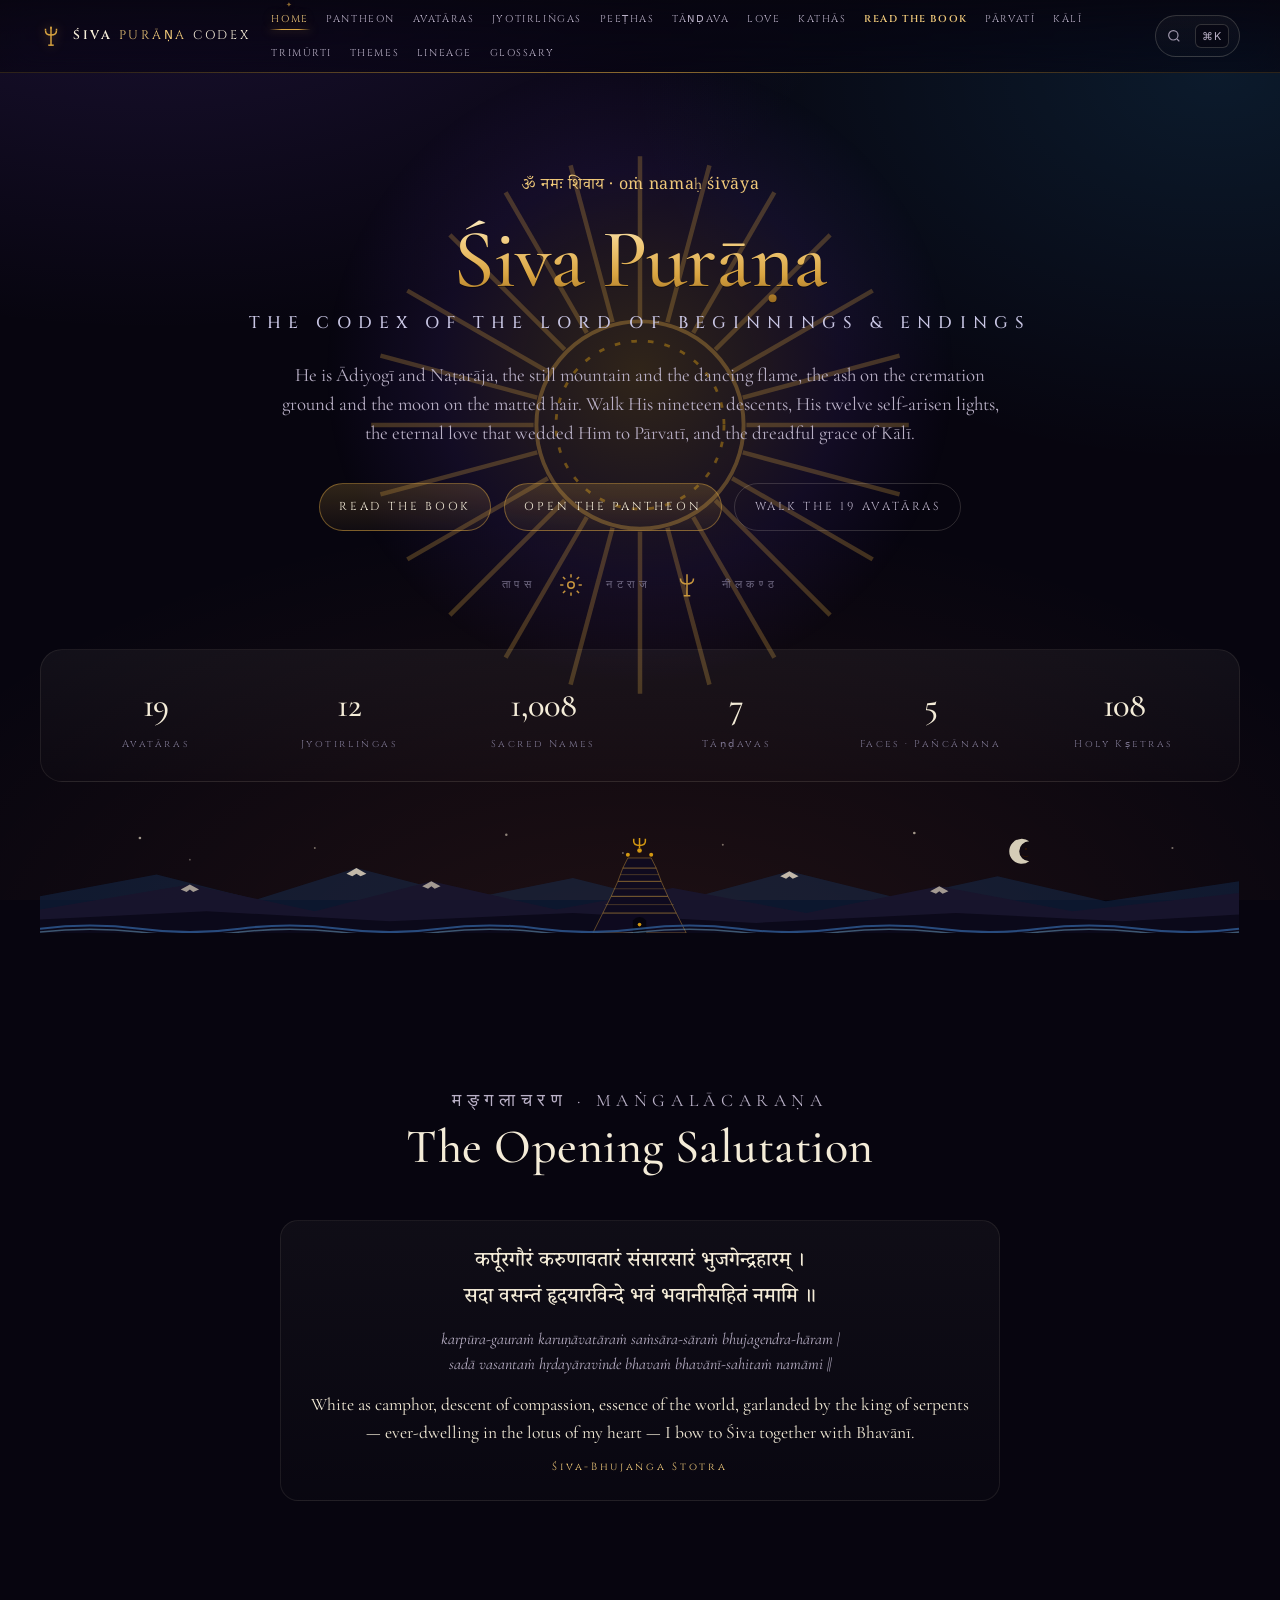
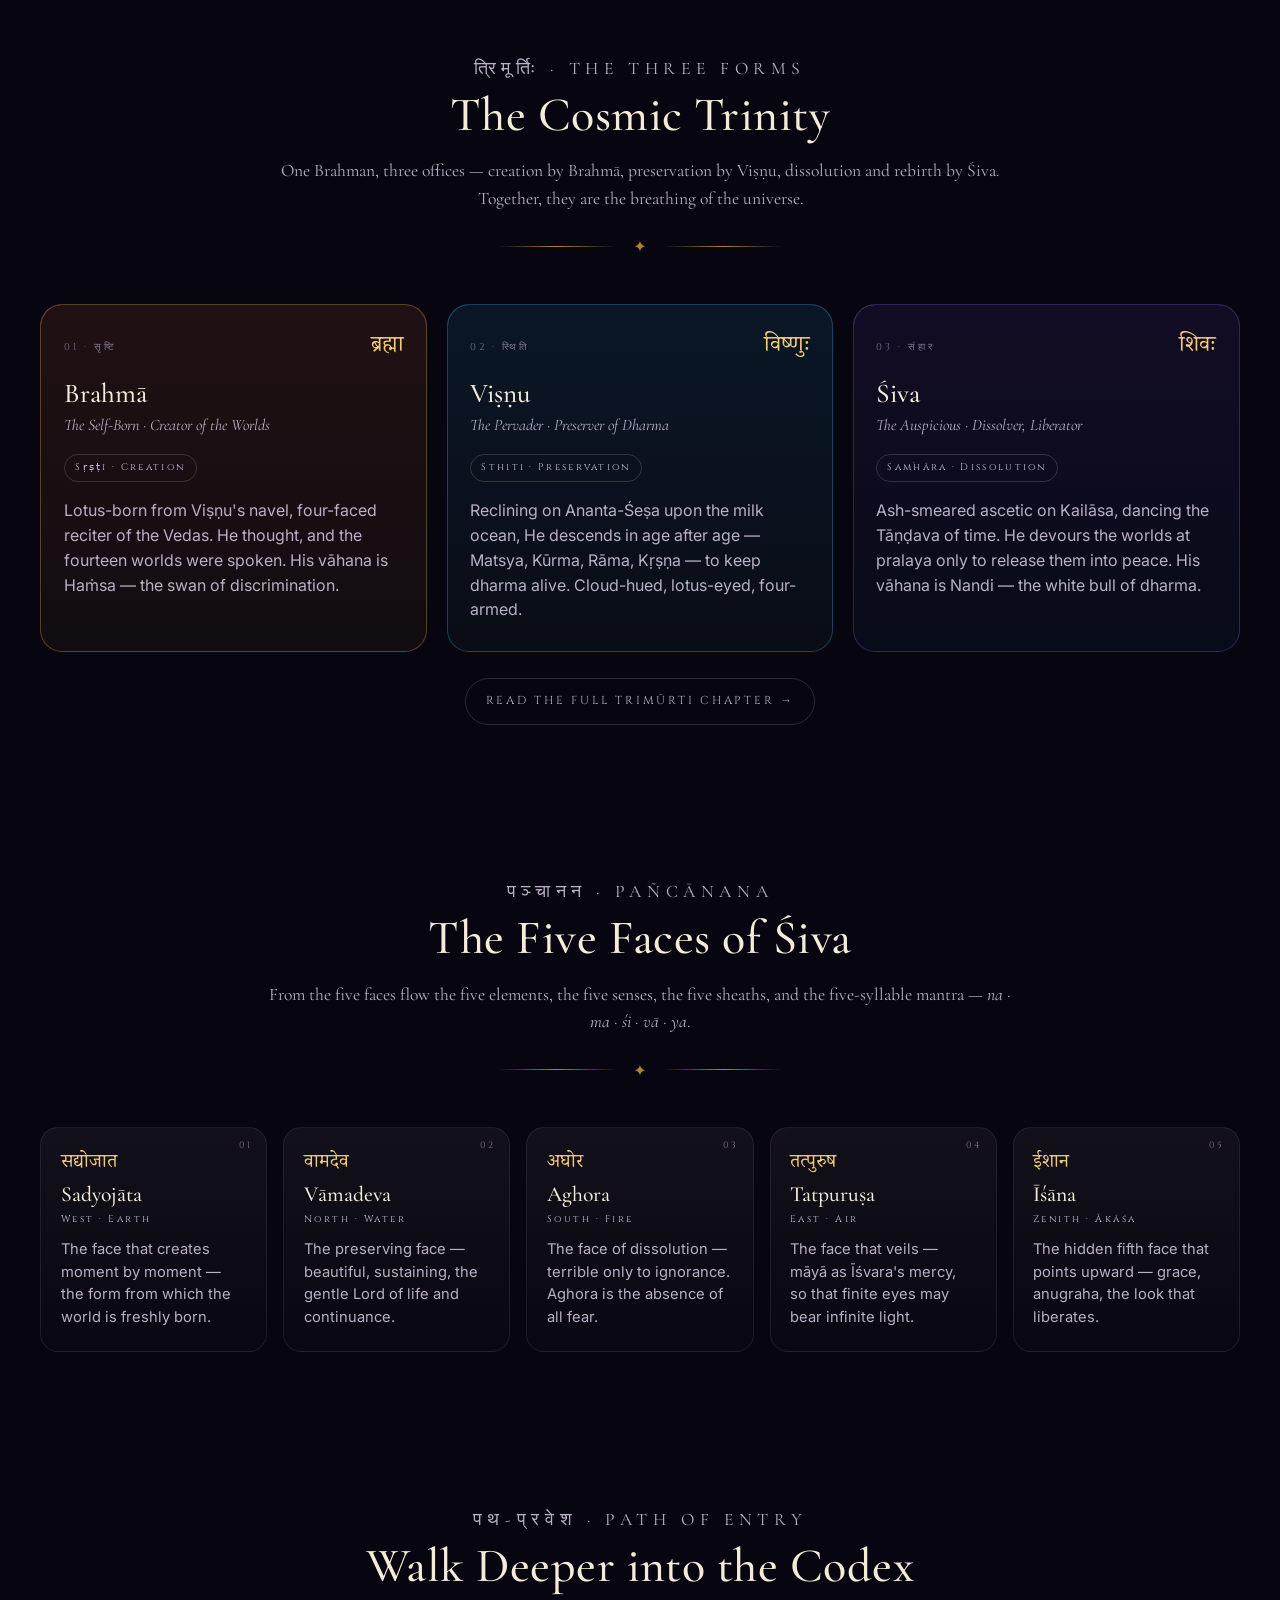
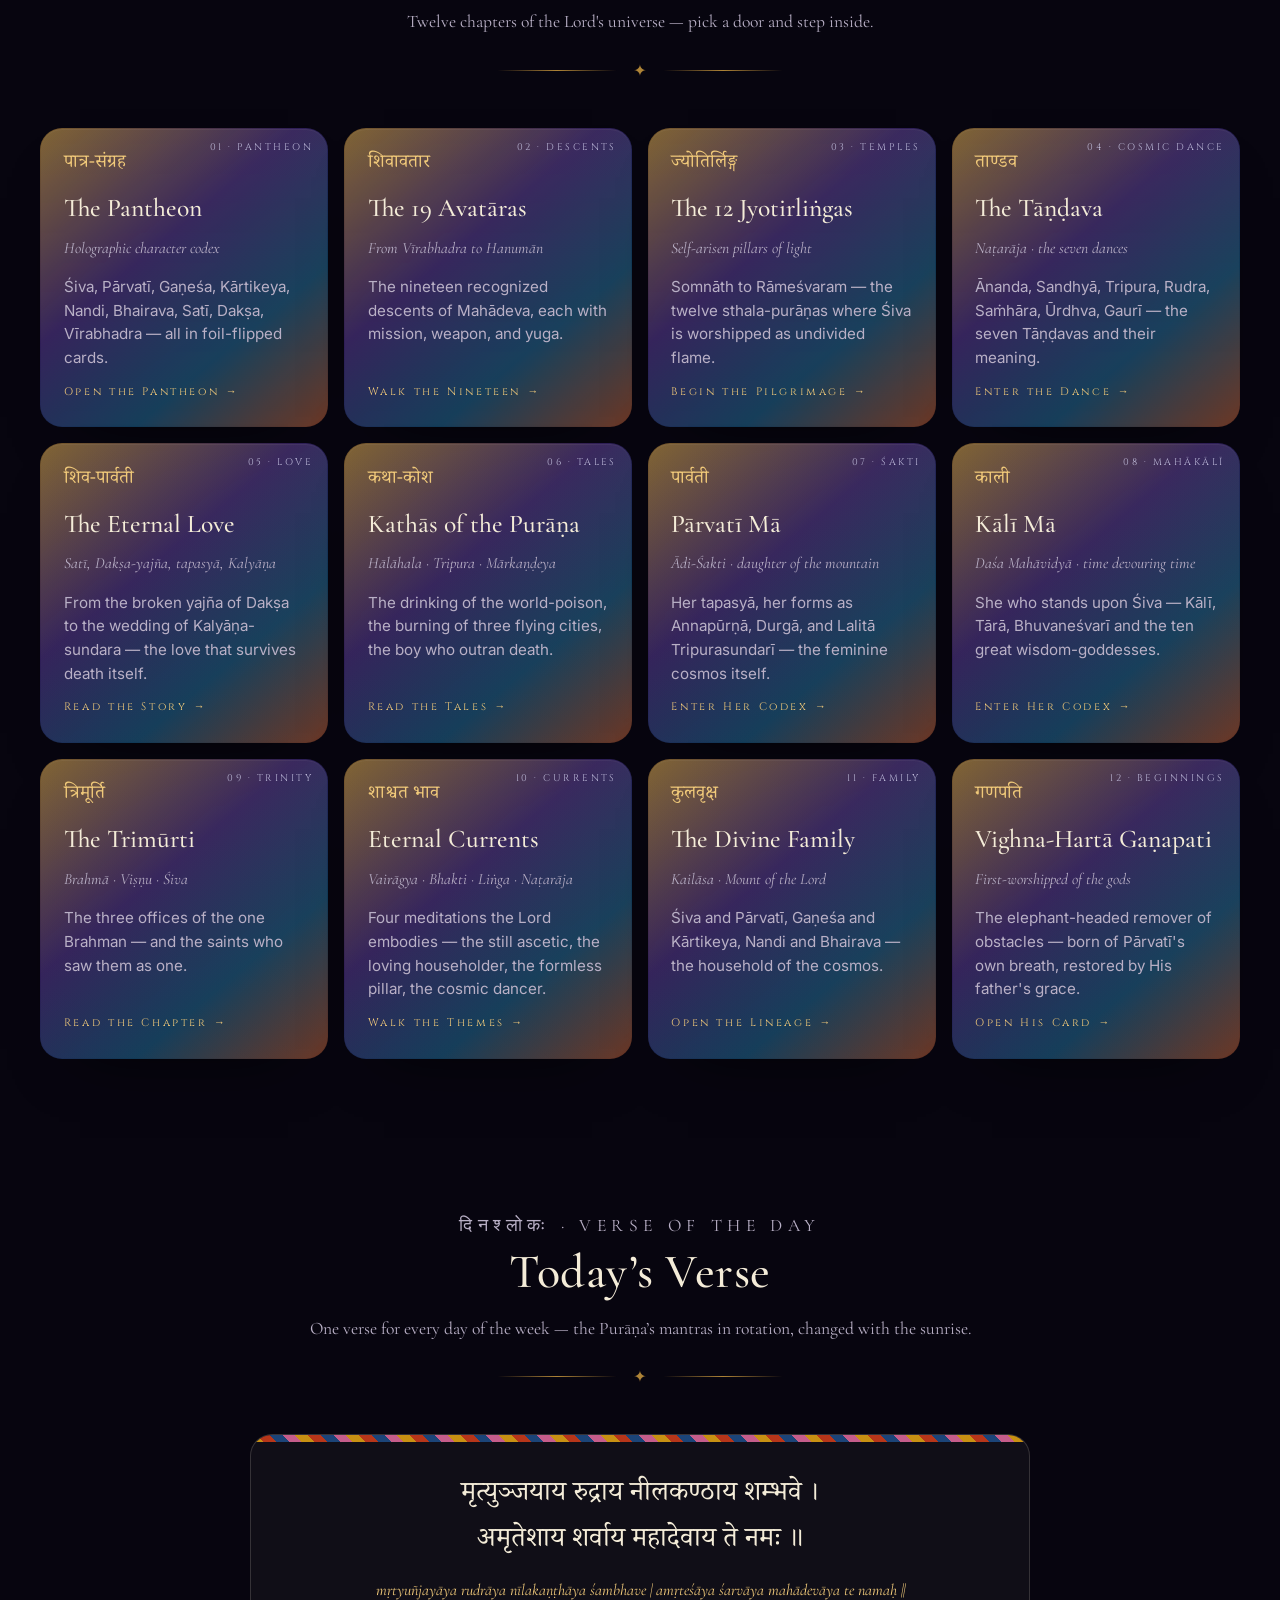
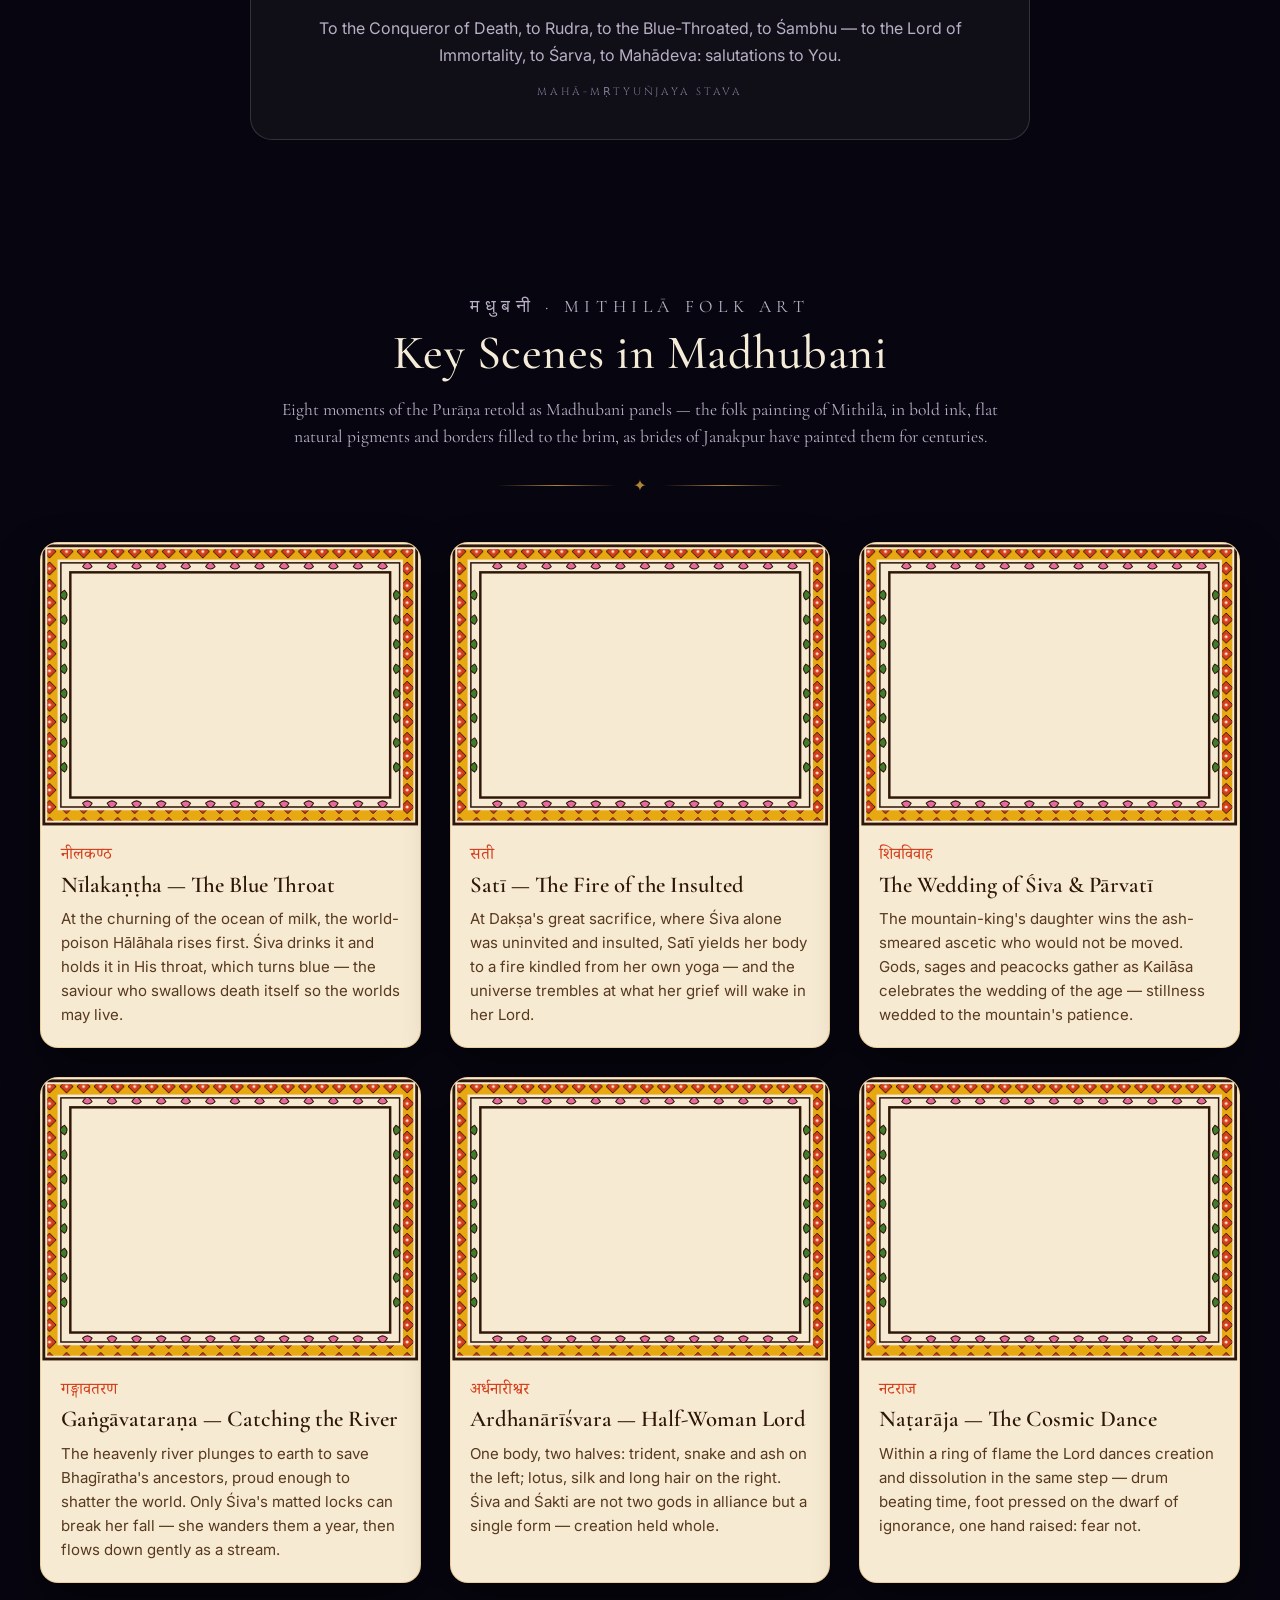
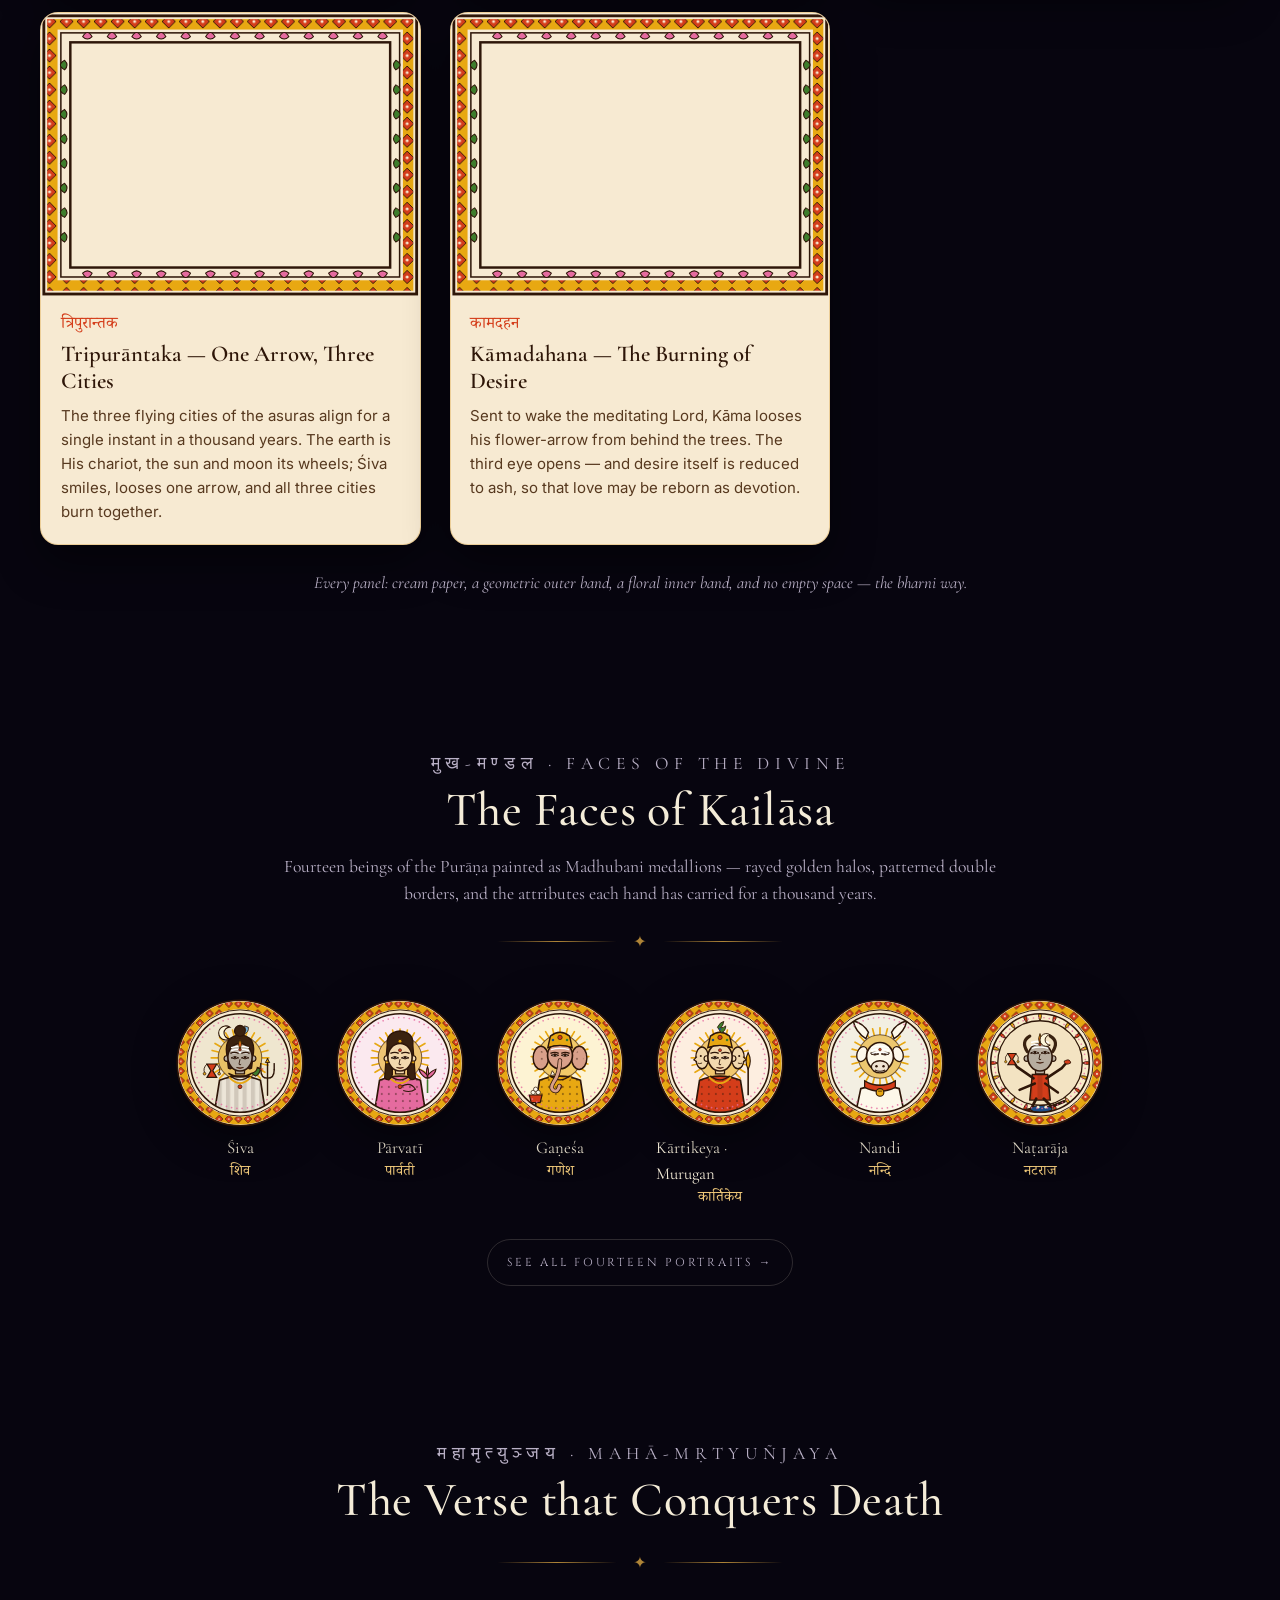
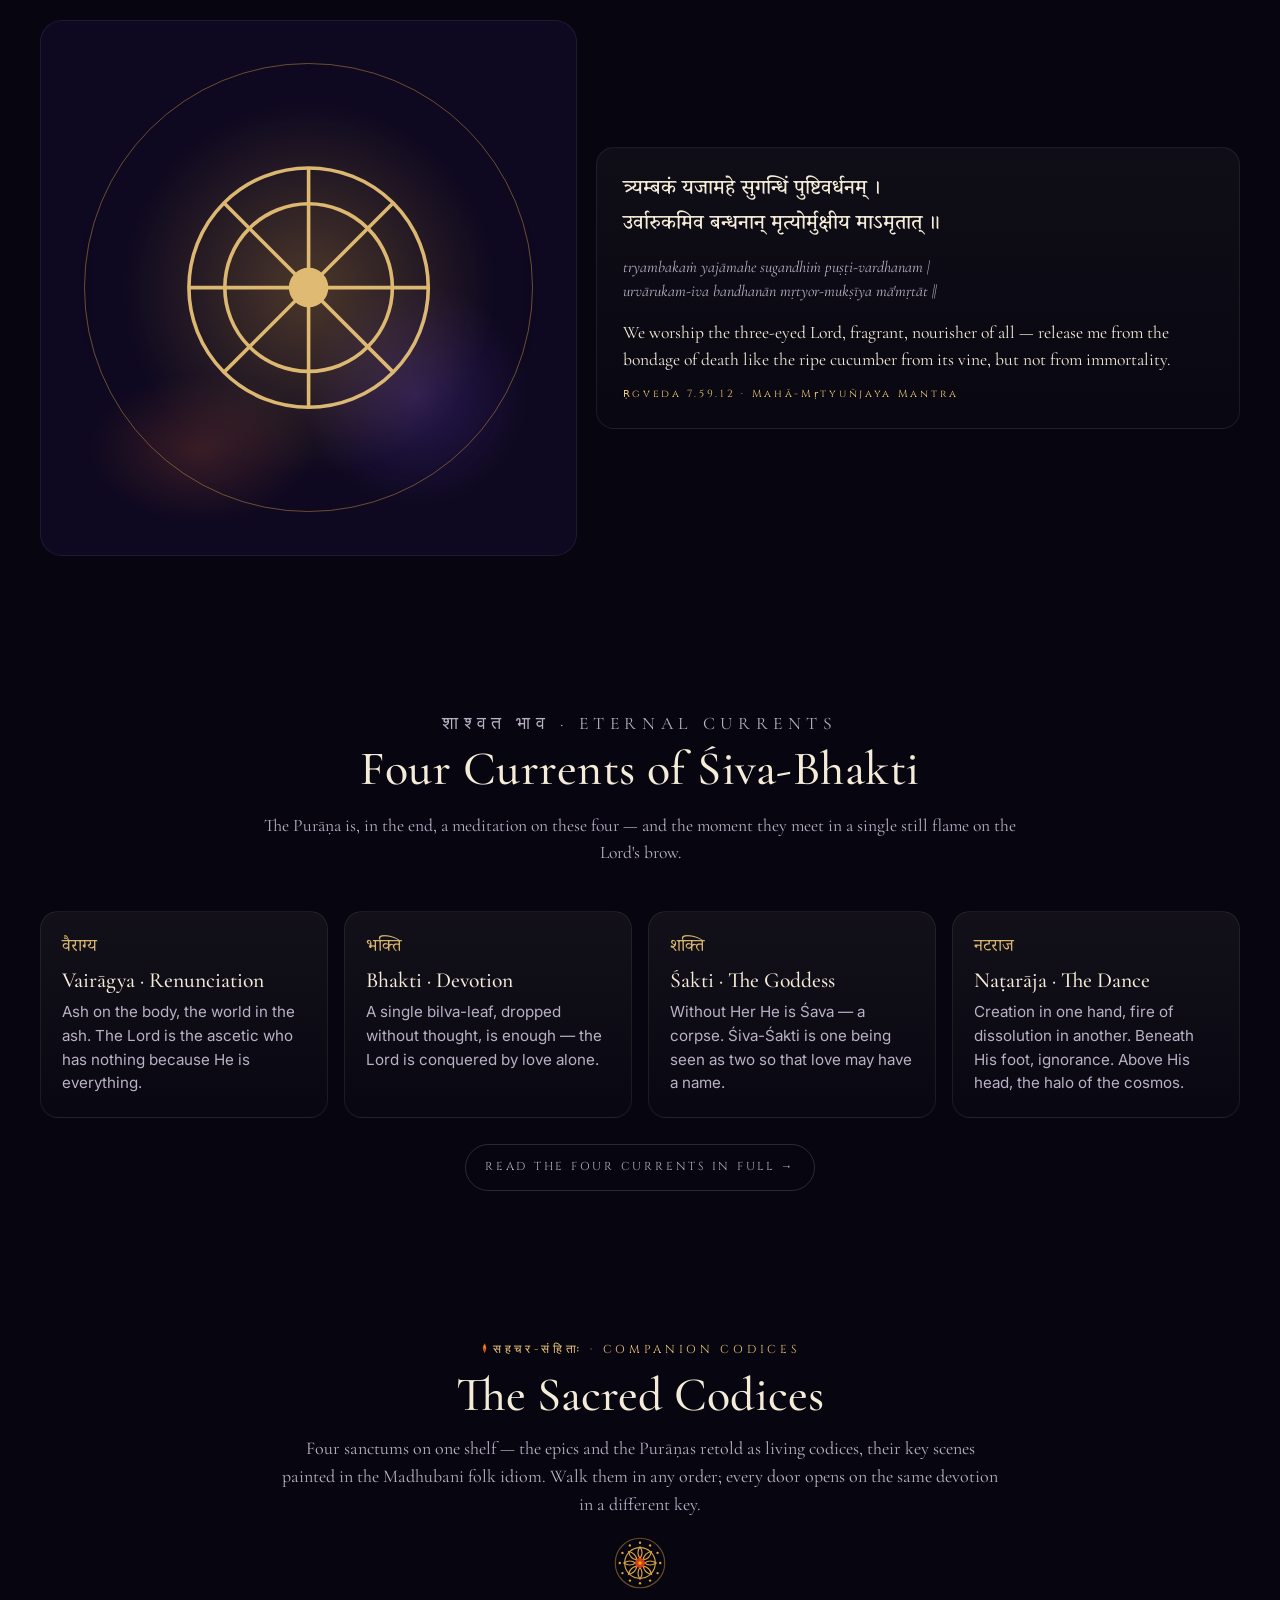
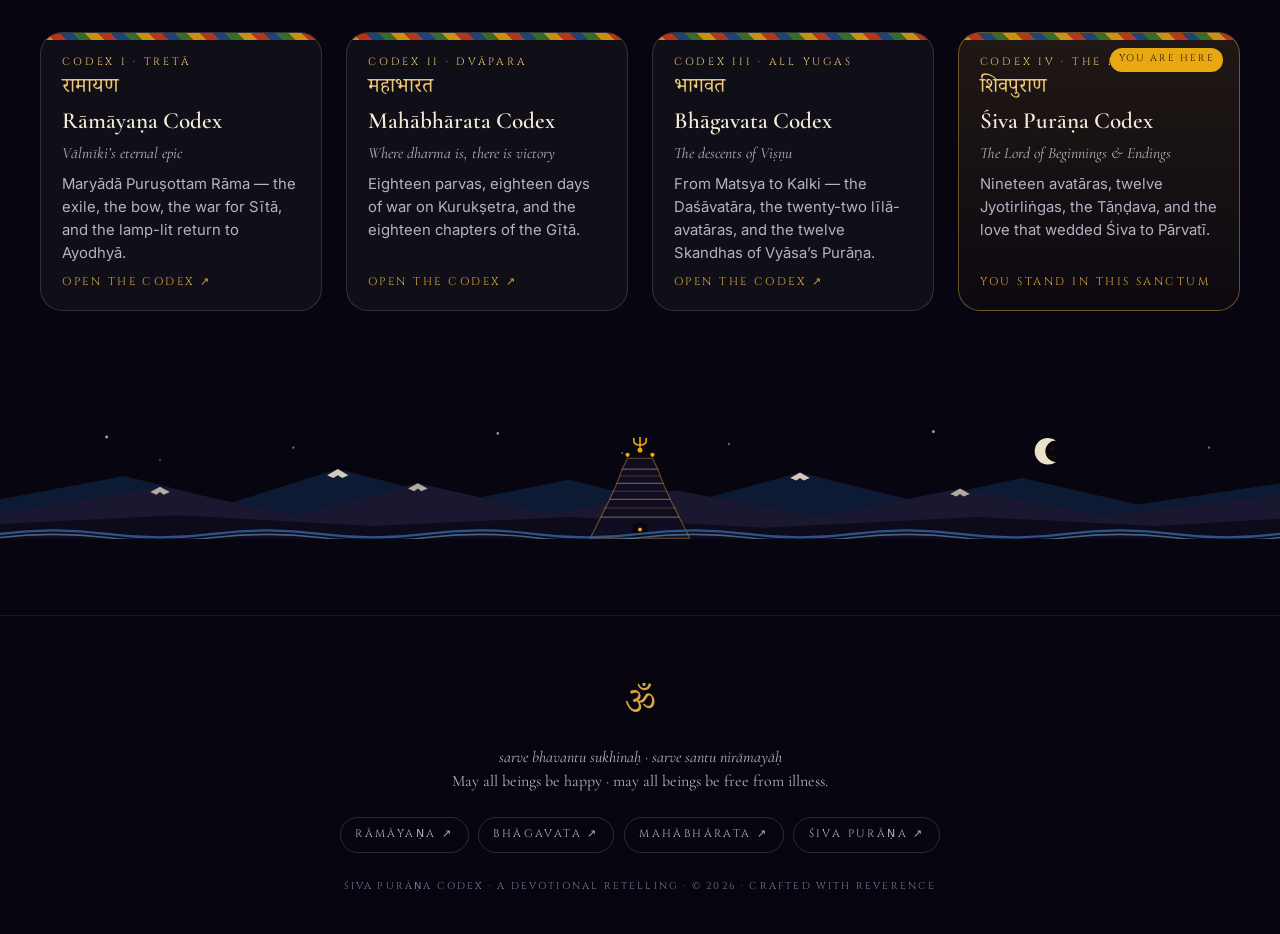
<file: index.html>
<!doctype html>
<html lang="en">
<head>
  <meta charset="utf-8" />
  <meta name="viewport" content="width=device-width, initial-scale=1" />
  <title>Śiva Purāṇa Codex — Lord Śiva, Pārvatī Mā, Kālī Mā</title>
  <meta name="description" content="A devotional, premium codex of Lord Śiva — the 19 avatāras, 12 Jyotirliṅgas, the Tāṇḍava, the Śiva–Pārvatī love story, the kathās of the Śiva Mahāpurāṇa, and the eternal feminine of Pārvatī and Kālī." />
  <meta name="theme-color" content="#07050f" />

  <!-- Open Graph + Twitter -->
  <meta property="og:type" content="website" />
  <meta property="og:site_name" content="Śiva Purāṇa Codex" />
  <meta property="og:title" content="Śiva Purāṇa Codex — Lord Śiva, Pārvatī Mā, Kālī Mā" />
  <meta property="og:description" content="A devotional codex of Lord Śiva — 19 avatāras, 12 Jyotirliṅgas, the Tāṇḍava, the love story of Śiva–Pārvatī, the eternal feminine of Pārvatī and Kālī, and the Trimūrti." />
  <meta name="twitter:card" content="summary" />
  <meta name="twitter:title" content="Śiva Purāṇa Codex" />
  <meta name="twitter:description" content="19 avatāras, 12 Jyotirliṅgas, the Tāṇḍava, and the love story of Śiva and Pārvatī." />

  <!-- Fonts -->
  <link rel="preconnect" href="https://fonts.googleapis.com" />
  <link rel="preconnect" href="https://fonts.gstatic.com" crossorigin />
  <link href="https://fonts.googleapis.com/css2?family=Cinzel:wght@400;500;600&family=Cormorant+Garamond:ital,wght@0,400;0,500;0,600;1,400;1,500&family=Inter:wght@400;500;600&family=Noto+Serif+Devanagari:wght@400;500;600&display=swap" rel="stylesheet" />

  <!-- Styles -->
  <link rel="stylesheet" href="assets/css/reset.css" />
  <link rel="stylesheet" href="assets/css/global.css" />
  <link rel="stylesheet" href="assets/css/search.css" />
  <link rel="stylesheet" href="assets/css/pages/index.css" />
  <link rel="stylesheet" href="assets/css/madhubani.css" />
  <link rel="stylesheet" href="assets/css/divinity.css" />
</head>
<body>

  <a class="skip" href="#main" style="position:absolute;left:-9999px;">Skip to main content</a>

  <!-- ============ HEADER ============ -->
  <header class="site-header">
    <div class="shell">
      <a class="brand" href="index.html" aria-label="Śiva Purāṇa Codex home">
        <svg class="trishul" viewBox="0 0 24 24" fill="none" stroke="currentColor" stroke-width="1.6" aria-hidden="true">
          <path d="M12 2v20" />
          <path d="M6 6c0 3 2 5 6 5s6-2 6-5" />
          <path d="M6 6v-2M18 6v-2M12 4v-2" />
          <path d="M9 22h6" />
        </svg>
        <span><strong>ŚIVA</strong>&nbsp;<em>PURĀṆA</em>&nbsp;CODEX</span>
      </a>

      <button class="nav-toggle" data-nav-toggle aria-expanded="false" aria-controls="primary-nav" aria-label="Toggle navigation">
        <svg viewBox="0 0 24 24" fill="none" stroke="currentColor" stroke-width="1.8" aria-hidden="true">
          <path d="M3 7h18M3 12h18M3 17h18" />
        </svg>
      </button>

      <nav class="site-nav" id="primary-nav" data-nav aria-label="Primary">
        <ul role="list">
          <li><a href="index.html"        aria-current="page">Home</a></li>
          <li><a href="characters.html">Pantheon</a></li>
          <li><a href="avatars.html">Avatāras</a></li>
          <li><a href="jyotirlingas.html">Jyotirliṅgas</a></li>
          <li><a href="shakti-peethas.html">Peeṭhas</a></li>
          <li><a href="tandava.html">Tāṇḍava</a></li>
          <li><a href="love-story.html">Love</a></li>
          <li><a href="stories.html">Kathās</a></li>
          <li><a href="book.html">Read the Book</a></li>
          <li><a href="parvati.html">Pārvatī</a></li>
          <li><a href="kali.html">Kālī</a></li>
          <li><a href="trimurti.html">Trimūrti</a></li>
          <li><a href="themes.html">Themes</a></li>
          <li><a href="lineage.html">Lineage</a></li>
          <li><a href="glossary.html">Glossary</a></li>
        </ul>
      </nav>

      <button class="search-btn" type="button" data-search-open aria-label="Search the codex" title="Press / or Ctrl+K">
        <svg viewBox="0 0 24 24" fill="none" stroke="currentColor" stroke-width="1.8" aria-hidden="true">
          <circle cx="11" cy="11" r="7"/><path d="m20 20-3.5-3.5"/>
        </svg>
        <span class="search-btn__label">Search</span>
        <kbd class="search-btn__key">⌘K</kbd>
      </button>
    </div>
  </header>

  <main id="main">

    <!-- ============ HERO ============ -->
    <section class="hero">
      <div class="hero__halo" aria-hidden="true"><svg viewBox="0 0 200 200" fill="none" aria-hidden="true"><line x1="138.0" y1="100.0" x2="196.0" y2="100.0" stroke="#d9a441" stroke-width="1.6" opacity=".55"/><line x1="136.7" y1="109.8" x2="192.7" y2="124.8" stroke="#d9a441" stroke-width="1.6" opacity=".55"/><line x1="132.9" y1="119.0" x2="183.1" y2="148.0" stroke="#d9a441" stroke-width="1.6" opacity=".55"/><line x1="126.9" y1="126.9" x2="167.9" y2="167.9" stroke="#d9a441" stroke-width="1.6" opacity=".55"/><line x1="119.0" y1="132.9" x2="148.0" y2="183.1" stroke="#d9a441" stroke-width="1.6" opacity=".55"/><line x1="109.8" y1="136.7" x2="124.8" y2="192.7" stroke="#d9a441" stroke-width="1.6" opacity=".55"/><line x1="100.0" y1="138.0" x2="100.0" y2="196.0" stroke="#d9a441" stroke-width="1.6" opacity=".55"/><line x1="90.2" y1="136.7" x2="75.2" y2="192.7" stroke="#d9a441" stroke-width="1.6" opacity=".55"/><line x1="81.0" y1="132.9" x2="52.0" y2="183.1" stroke="#d9a441" stroke-width="1.6" opacity=".55"/><line x1="73.1" y1="126.9" x2="32.1" y2="167.9" stroke="#d9a441" stroke-width="1.6" opacity=".55"/><line x1="67.1" y1="119.0" x2="16.9" y2="148.0" stroke="#d9a441" stroke-width="1.6" opacity=".55"/><line x1="63.3" y1="109.8" x2="7.3" y2="124.8" stroke="#d9a441" stroke-width="1.6" opacity=".55"/><line x1="62.0" y1="100.0" x2="4.0" y2="100.0" stroke="#d9a441" stroke-width="1.6" opacity=".55"/><line x1="63.3" y1="90.2" x2="7.3" y2="75.2" stroke="#d9a441" stroke-width="1.6" opacity=".55"/><line x1="67.1" y1="81.0" x2="16.9" y2="52.0" stroke="#d9a441" stroke-width="1.6" opacity=".55"/><line x1="73.1" y1="73.1" x2="32.1" y2="32.1" stroke="#d9a441" stroke-width="1.6" opacity=".55"/><line x1="81.0" y1="67.1" x2="52.0" y2="16.9" stroke="#d9a441" stroke-width="1.6" opacity=".55"/><line x1="90.2" y1="63.3" x2="75.2" y2="7.3" stroke="#d9a441" stroke-width="1.6" opacity=".55"/><line x1="100.0" y1="62.0" x2="100.0" y2="4.0" stroke="#d9a441" stroke-width="1.6" opacity=".55"/><line x1="109.8" y1="63.3" x2="124.8" y2="7.3" stroke="#d9a441" stroke-width="1.6" opacity=".55"/><line x1="119.0" y1="67.1" x2="148.0" y2="16.9" stroke="#d9a441" stroke-width="1.6" opacity=".55"/><line x1="126.9" y1="73.1" x2="167.9" y2="32.1" stroke="#d9a441" stroke-width="1.6" opacity=".55"/><line x1="132.9" y1="81.0" x2="183.1" y2="52.0" stroke="#d9a441" stroke-width="1.6" opacity=".55"/><line x1="136.7" y1="90.2" x2="192.7" y2="75.2" stroke="#d9a441" stroke-width="1.6" opacity=".55"/><circle cx="100" cy="100" r="37" stroke="#d9a441" stroke-width="1.4" opacity=".7"/><circle cx="100" cy="100" r="30" stroke="#e8a812" stroke-width="1" stroke-dasharray="2 4" opacity=".8"/></svg></div>
      <div class="shell hero__inner">

        <p class="hero__mantra">ॐ नमः शिवाय · oṁ namaḥ śivāya</p>

        <h1 class="hero__title">
          <span class="gold-text">Śiva Purāṇa</span>
          <span class="hero__subtitle">The Codex of the Lord of Beginnings &amp; Endings</span>
        </h1>

        <p class="hero__lede">
          He is Ādiyogī and Naṭarāja, the still mountain and the dancing flame, the ash on the cremation
          ground and the moon on the matted hair. Walk His nineteen descents, His twelve self-arisen
          lights, the eternal love that wedded Him to Pārvatī, and the dreadful grace of Kālī.
        </p>

        <div class="hero__cta">
          <a class="btn" href="book.html">Read the Book</a>
          <a class="btn" href="characters.html">Open the Pantheon</a>
          <a class="btn btn--ghost" href="avatars.html">Walk the 19 Avatāras</a>
        </div>

        <div class="hero__rune" aria-hidden="true">
          <span>तापस</span>
          <svg viewBox="0 0 24 24" fill="none" stroke="currentColor" stroke-width="1.4"><circle cx="12" cy="12" r="3"/><path d="M12 2v3M12 19v3M2 12h3M19 12h3M4.6 4.6l2.1 2.1M17.3 17.3l2.1 2.1M4.6 19.4l2.1-2.1M17.3 6.7l2.1-2.1"/></svg>
          <span>नटराज</span>
          <svg viewBox="0 0 24 24" fill="none" stroke="currentColor" stroke-width="1.4"><path d="M12 2v20M6 6c0 3 2 5 6 5s6-2 6-5M9 22h6"/></svg>
          <span>नीलकण्ठ</span>
        </div>

        <!-- stat strip -->
        <div class="stats" role="list">
          <div class="stat" role="listitem"><strong>19</strong><span>Avatāras</span></div>
          <div class="stat" role="listitem"><strong>12</strong><span>Jyotirliṅgas</span></div>
          <div class="stat" role="listitem"><strong>1,008</strong><span>Sacred Names</span></div>
          <div class="stat" role="listitem"><strong>7</strong><span>Tāṇḍavas</span></div>
          <div class="stat" role="listitem"><strong>5</strong><span>Faces · Pañcānana</span></div>
          <div class="stat" role="listitem"><strong>108</strong><span>Holy Kṣetras</span></div>
        </div>

        <div class="hero__kailasa" aria-hidden="true">
          <svg viewBox="0 0 1440 132" preserveAspectRatio="none" aria-hidden="true" focusable="false">
      <g fill="#f7ead2">
        <circle cx="120" cy="18" r="1.6" opacity=".7"/><circle cx="330" cy="30" r="1.2" opacity=".5"/>
        <circle cx="560" cy="14" r="1.5" opacity=".6"/><circle cx="820" cy="26" r="1.2" opacity=".5"/>
        <circle cx="1050" cy="12" r="1.6" opacity=".7"/><circle cx="1360" cy="30" r="1.3" opacity=".5"/>
        <circle cx="700" cy="36" r="1.1" opacity=".45"/><circle cx="180" cy="44" r="1.1" opacity=".4"/>
      </g>
      <path d="M1188 22 A15 15 0 1 0 1188 46 A11.5 11.5 0 1 1 1188 22Z" fill="#fdf6da" opacity=".92"/>
      <circle cx="1184" cy="31" r="1.4" fill="#2e1608"/><path d="M1179 39 q4 2.6 8 .8" fill="none" stroke="#2e1608" stroke-width="1.2"/>
      <path d="M0 132 L0 88 L140 62 L260 92 L380 54 L520 90 L640 66 L760 96 L900 58 L1030 90 L1150 64 L1280 94 L1440 70 L1440 132Z" fill="#1d4e89" opacity=".30"/>
      <path d="M368 61 L380 54 L392 61 L385 64 L380 61 L375 64Z" fill="#f7ead2" opacity=".85"/>
      <path d="M889 64 L900 58 L911 64 L904 67 L900 64 L896 67Z" fill="#f7ead2" opacity=".85"/>
      <path d="M0 132 L0 104 L180 74 L330 106 L470 70 L620 104 L760 78 L920 108 L1080 76 L1240 106 L1440 84 L1440 132Z" fill="#1a1730"/>
      <path d="M169 80 L180 74 L191 80 L184 83 L180 80 L176 83Z" fill="#f7ead2" opacity=".7"/>
      <path d="M459 76 L470 70 L481 76 L474 79 L470 76 L466 79Z" fill="#f7ead2" opacity=".7"/>
      <path d="M1069 82 L1080 76 L1091 82 L1084 85 L1080 82 L1076 85Z" fill="#f7ead2" opacity=".7"/>
      <path d="M0 132 L0 116 L200 106 L420 118 L640 108 L860 120 L1100 108 L1300 118 L1440 110 L1440 132Z" fill="#0d0a1c"/>
      <g fill="#100c22" stroke="rgba(217,164,65,.45)" stroke-width="1.2">
        <path d="M664 132 L776 132 L764 108 L676 108Z"/>
        <path d="M676 108 L764 108 L754 88 L686 88Z"/>
        <path d="M686 88 L754 88 L746 70 L694 70Z"/>
        <path d="M694 70 L746 70 L740 54 L700 54Z"/>
        <path d="M700 54 L740 54 L734 42 L706 42Z"/>
      </g>
      <g stroke="rgba(217,164,65,.35)" stroke-width="1"><line x1="679" y1="98" x2="761" y2="98"/><line x1="689" y1="79" x2="751" y2="79"/><line x1="697" y1="62" x2="743" y2="62"/></g>
      <g fill="#e8a812"><circle cx="706" cy="38" r="2.4"/><circle cx="720" cy="33" r="2.8"/><circle cx="734" cy="38" r="2.4"/></g>
      <path d="M720 30 v-12 M713 22 q0 5 7 5 q7 0 7 -5 M713 22 v-3 M727 22 v-3" fill="none" stroke="#e8a812" stroke-width="1.8"/>
      <path d="M712 132 L712 117 Q720 109 728 117 L728 132Z" fill="#07050f"/>
      <circle cx="720" cy="122" r="2.2" fill="#e8a812"/>
      <path d="M0 127 Q60 119 120 127 T240 127 T360 127 T480 127 T600 127 T720 127 T840 127 T960 127 T1080 127 T1200 127 T1320 127 T1440 127" fill="none" stroke="#33629e" stroke-width="2.4" opacity=".85"/>
      <path d="M0 131 Q60 124 120 131 T240 131 T360 131 T480 131 T600 131 T720 131 T840 131 T960 131 T1080 131 T1200 131 T1320 131 T1440 131" fill="none" stroke="#7db8dd" stroke-width="1.8" opacity=".5"/>
    </svg>
        </div>

      </div>
    </section>


    <!-- ============ MAṄGALĀCARAṆA ============ -->
    <section class="section" aria-labelledby="mangala">
      <div class="shell">
        <div class="section-header">
          <p class="eyebrow">मङ्गलाचरण · Maṅgalācaraṇa</p>
          <h2 id="mangala" class="display">The Opening Salutation</h2>
        </div>

        <article class="shloka">
          <span class="deva">
            कर्पूरगौरं करुणावतारं संसारसारं भुजगेन्द्रहारम् ।<br/>
            सदा वसन्तं हृदयारविन्दे भवं भवानीसहितं नमामि ॥
          </span>
          <span class="iast">
            karpūra-gauraṁ karuṇāvatāraṁ saṁsāra-sāraṁ bhujagendra-hāram |<br/>
            sadā vasantaṁ hṛdayāravinde bhavaṁ bhavānī-sahitaṁ namāmi ||
          </span>
          <span class="en">
            White as camphor, descent of compassion, essence of the world, garlanded by the king of
            serpents — ever-dwelling in the lotus of my heart — I bow to Śiva together with Bhavānī.
          </span>
          <span class="src">Śiva-Bhujaṅga Stotra</span>
        </article>
      </div>
    </section>


    <!-- ============ TRIMŪRTI PANEL ============ -->
    <section class="section" aria-labelledby="trimurti-head">
      <div class="shell">
        <div class="section-header">
          <p class="eyebrow">त्रिमूर्तिः · The Three Forms</p>
          <h2 id="trimurti-head" class="display">The Cosmic Trinity</h2>
          <p>One Brahman, three offices — creation by Brahmā, preservation by Viṣṇu, dissolution and
             rebirth by Śiva. Together, they are the breathing of the universe.</p>
          <div class="divider" aria-hidden="true">✦</div>
        </div>

        <div class="trimurti">

          <article class="tri tri--brahma">
            <header class="tri__head">
              <span class="tri__num">01 · सृष्टि</span>
              <span class="tri__deva">ब्रह्मा</span>
            </header>
            <h3 class="tri__title">Brahmā</h3>
            <p class="tri__epithet">The Self-Born · Creator of the Worlds</p>
            <span class="tri__role">Sṛṣṭi · Creation</span>
            <p class="tri__desc">
              Lotus-born from Viṣṇu's navel, four-faced reciter of the Vedas. He thought, and the
              fourteen worlds were spoken. His vāhana is Haṁsa — the swan of discrimination.
            </p>
          </article>

          <article class="tri tri--vishnu">
            <header class="tri__head">
              <span class="tri__num">02 · स्थिति</span>
              <span class="tri__deva">विष्णुः</span>
            </header>
            <h3 class="tri__title">Viṣṇu</h3>
            <p class="tri__epithet">The Pervader · Preserver of Dharma</p>
            <span class="tri__role">Sthiti · Preservation</span>
            <p class="tri__desc">
              Reclining on Ananta-Śeṣa upon the milk ocean, He descends in age after age — Matsya,
              Kūrma, Rāma, Kṛṣṇa — to keep dharma alive. Cloud-hued, lotus-eyed, four-armed.
            </p>
          </article>

          <article class="tri tri--shiva">
            <header class="tri__head">
              <span class="tri__num">03 · संहार</span>
              <span class="tri__deva">शिवः</span>
            </header>
            <h3 class="tri__title">Śiva</h3>
            <p class="tri__epithet">The Auspicious · Dissolver, Liberator</p>
            <span class="tri__role">Saṁhāra · Dissolution</span>
            <p class="tri__desc">
              Ash-smeared ascetic on Kailāsa, dancing the Tāṇḍava of time. He devours the worlds at
              pralaya only to release them into peace. His vāhana is Nandi — the white bull of dharma.
            </p>
          </article>

        </div>

        <p class="center-text" style="margin-top:1.6rem;">
          <a class="btn btn--ghost" href="trimurti.html">Read the full Trimūrti chapter →</a>
        </p>
      </div>
    </section>


    <!-- ============ PAÑCĀNANA — 5 FACES ============ -->
    <section class="section" aria-labelledby="panchanana-head">
      <div class="shell">
        <div class="section-header">
          <p class="eyebrow">पञ्चानन · Pañcānana</p>
          <h2 id="panchanana-head" class="display">The Five Faces of Śiva</h2>
          <p>From the five faces flow the five elements, the five senses, the five sheaths, and the
             five-syllable mantra — <em>na · ma · śi · vā · ya</em>.</p>
          <div class="divider" aria-hidden="true">✦</div>
        </div>

        <div class="panchanana">
          <article class="face">
            <span class="face__num">01</span>
            <span class="face__deva">सद्योजात</span>
            <h3 class="face__name">Sadyojāta</h3>
            <p class="face__dir">West · Earth</p>
            <p class="face__desc">The face that creates moment by moment — the form from which the world is freshly born.</p>
          </article>

          <article class="face">
            <span class="face__num">02</span>
            <span class="face__deva">वामदेव</span>
            <h3 class="face__name">Vāmadeva</h3>
            <p class="face__dir">North · Water</p>
            <p class="face__desc">The preserving face — beautiful, sustaining, the gentle Lord of life and continuance.</p>
          </article>

          <article class="face">
            <span class="face__num">03</span>
            <span class="face__deva">अघोर</span>
            <h3 class="face__name">Aghora</h3>
            <p class="face__dir">South · Fire</p>
            <p class="face__desc">The face of dissolution — terrible only to ignorance. Aghora is the absence of all fear.</p>
          </article>

          <article class="face">
            <span class="face__num">04</span>
            <span class="face__deva">तत्पुरुष</span>
            <h3 class="face__name">Tatpuruṣa</h3>
            <p class="face__dir">East · Air</p>
            <p class="face__desc">The face that veils — māyā as Īśvara's mercy, so that finite eyes may bear infinite light.</p>
          </article>

          <article class="face">
            <span class="face__num">05</span>
            <span class="face__deva">ईशान</span>
            <h3 class="face__name">Īśāna</h3>
            <p class="face__dir">Zenith · Ākāśa</p>
            <p class="face__desc">The hidden fifth face that points upward — grace, anugraha, the look that liberates.</p>
          </article>
        </div>
      </div>
    </section>


    <!-- ============ WALK DEEPER (cards to inner pages) ============ -->
    <section class="section" aria-labelledby="walk-head">
      <div class="shell">
        <div class="section-header">
          <p class="eyebrow">पथ-प्रवेश · Path of Entry</p>
          <h2 id="walk-head" class="display">Walk Deeper into the Codex</h2>
          <p>Twelve chapters of the Lord's universe — pick a door and step inside.</p>
          <div class="divider" aria-hidden="true">✦</div>
        </div>

        <div class="walk">

          <a class="card" href="characters.html">
            <span class="card__corner">01 · PANTHEON</span>
            <span class="card__deva">पात्र-संग्रह</span>
            <h3 class="card__title">The Pantheon</h3>
            <p class="card__epithet">Holographic character codex</p>
            <p class="card__desc">Śiva, Pārvatī, Gaṇeśa, Kārtikeya, Nandi, Bhairava, Satī, Dakṣa, Vīrabhadra — all in foil-flipped cards.</p>
            <span class="card__cta">Open the Pantheon</span>
          </a>

          <a class="card" href="avatars.html">
            <span class="card__corner">02 · DESCENTS</span>
            <span class="card__deva">शिवावतार</span>
            <h3 class="card__title">The 19 Avatāras</h3>
            <p class="card__epithet">From Vīrabhadra to Hanumān</p>
            <p class="card__desc">The nineteen recognized descents of Mahādeva, each with mission, weapon, and yuga.</p>
            <span class="card__cta">Walk the Nineteen</span>
          </a>

          <a class="card" href="jyotirlingas.html">
            <span class="card__corner">03 · TEMPLES</span>
            <span class="card__deva">ज्योतिर्लिङ्ग</span>
            <h3 class="card__title">The 12 Jyotirliṅgas</h3>
            <p class="card__epithet">Self-arisen pillars of light</p>
            <p class="card__desc">Somnāth to Rāmeśvaram — the twelve sthala-purāṇas where Śiva is worshipped as undivided flame.</p>
            <span class="card__cta">Begin the Pilgrimage</span>
          </a>

          <a class="card" href="tandava.html">
            <span class="card__corner">04 · COSMIC DANCE</span>
            <span class="card__deva">ताण्डव</span>
            <h3 class="card__title">The Tāṇḍava</h3>
            <p class="card__epithet">Naṭarāja · the seven dances</p>
            <p class="card__desc">Ānanda, Sandhyā, Tripura, Rudra, Saṁhāra, Ūrdhva, Gaurī — the seven Tāṇḍavas and their meaning.</p>
            <span class="card__cta">Enter the Dance</span>
          </a>

          <a class="card" href="love-story.html">
            <span class="card__corner">05 · LOVE</span>
            <span class="card__deva">शिव-पार्वती</span>
            <h3 class="card__title">The Eternal Love</h3>
            <p class="card__epithet">Satī, Dakṣa-yajña, tapasyā, Kalyāṇa</p>
            <p class="card__desc">From the broken yajña of Dakṣa to the wedding of Kalyāṇa-sundara — the love that survives death itself.</p>
            <span class="card__cta">Read the Story</span>
          </a>

          <a class="card" href="stories.html">
            <span class="card__corner">06 · TALES</span>
            <span class="card__deva">कथा-कोश</span>
            <h3 class="card__title">Kathās of the Purāṇa</h3>
            <p class="card__epithet">Hālāhala · Tripura · Mārkaṇḍeya</p>
            <p class="card__desc">The drinking of the world-poison, the burning of three flying cities, the boy who outran death.</p>
            <span class="card__cta">Read the Tales</span>
          </a>

          <a class="card" href="parvati.html">
            <span class="card__corner">07 · ŚAKTI</span>
            <span class="card__deva">पार्वती</span>
            <h3 class="card__title">Pārvatī Mā</h3>
            <p class="card__epithet">Ādi-Śakti · daughter of the mountain</p>
            <p class="card__desc">Her tapasyā, her forms as Annapūrṇā, Durgā, and Lalitā Tripurasundarī — the feminine cosmos itself.</p>
            <span class="card__cta">Enter Her Codex</span>
          </a>

          <a class="card" href="kali.html">
            <span class="card__corner">08 · MAHĀKĀLĪ</span>
            <span class="card__deva">काली</span>
            <h3 class="card__title">Kālī Mā</h3>
            <p class="card__epithet">Daśa Mahāvidyā · time devouring time</p>
            <p class="card__desc">She who stands upon Śiva — Kālī, Tārā, Bhuvaneśvarī and the ten great wisdom-goddesses.</p>
            <span class="card__cta">Enter Her Codex</span>
          </a>

          <a class="card" href="trimurti.html">
            <span class="card__corner">09 · TRINITY</span>
            <span class="card__deva">त्रिमूर्ति</span>
            <h3 class="card__title">The Trimūrti</h3>
            <p class="card__epithet">Brahmā · Viṣṇu · Śiva</p>
            <p class="card__desc">The three offices of the one Brahman — and the saints who saw them as one.</p>
            <span class="card__cta">Read the Chapter</span>
          </a>

          <a class="card" href="themes.html">
            <span class="card__corner">10 · CURRENTS</span>
            <span class="card__deva">शाश्वत भाव</span>
            <h3 class="card__title">Eternal Currents</h3>
            <p class="card__epithet">Vairāgya · Bhakti · Liṅga · Naṭarāja</p>
            <p class="card__desc">Four meditations the Lord embodies — the still ascetic, the loving householder, the formless pillar, the cosmic dancer.</p>
            <span class="card__cta">Walk the Themes</span>
          </a>

          <a class="card" href="lineage.html">
            <span class="card__corner">11 · FAMILY</span>
            <span class="card__deva">कुलवृक्ष</span>
            <h3 class="card__title">The Divine Family</h3>
            <p class="card__epithet">Kailāsa · Mount of the Lord</p>
            <p class="card__desc">Śiva and Pārvatī, Gaṇeśa and Kārtikeya, Nandi and Bhairava — the household of the cosmos.</p>
            <span class="card__cta">Open the Lineage</span>
          </a>

          <a class="card" href="characters.html#ganesha">
            <span class="card__corner">12 · BEGINNINGS</span>
            <span class="card__deva">गणपति</span>
            <h3 class="card__title">Vighna-Hartā Gaṇapati</h3>
            <p class="card__epithet">First-worshipped of the gods</p>
            <p class="card__desc">The elephant-headed remover of obstacles — born of Pārvatī's own breath, restored by His father's grace.</p>
            <span class="card__cta">Open His Card</span>
          </a>

        </div>
      </div>
    </section>


    <!-- ============ VERSE OF THE DAY ============ -->
    <section class="section" id="verse" aria-labelledby="verse-day-head">
      <div class="shell">
        <div class="section-header">
          <p class="eyebrow">दिनश्लोकः · Verse of the Day</p>
          <h2 id="verse-day-head" class="display">Today’s Verse</h2>
          <p>One verse for every day of the week — the Purāṇa’s mantras in rotation, changed with the sunrise.</p>
          <div class="divider" aria-hidden="true">✦</div>
        </div>
        <div class="verse-day__card" data-verse-day>
          <span class="verse-day__deva" data-verse-deva>ॐ नमः शिवाय</span>
          <span class="verse-day__iast" data-verse-iast>oṁ namaḥ śivāya</span>
          <span class="verse-day__en" data-verse-en>Om. I bow to Śiva — the five syllables that carry the five elements, the five faces, and the whole of the Purāṇa in a single breath.</span>
          <span class="verse-day__src" data-verse-src>Pañcākṣarī Mantra · The Five Syllables</span>
        </div>
      </div>
    </section>

    <!-- ============ KEY SCENES — MADHUBANI GALLERY ============ -->
    <section class="section" aria-labelledby="madhubani-head">
      <div class="shell">
        <div class="section-header">
          <p class="eyebrow">मधुबनी · Mithilā Folk Art</p>
          <h2 id="madhubani-head" class="display">Key Scenes in Madhubani</h2>
          <p class="lede">Eight moments of the Purāṇa retold as Madhubani panels — the folk painting of Mithilā, in bold ink, flat natural pigments and borders filled to the brim, as brides of Janakpur have painted them for centuries.</p>
          <div class="divider" aria-hidden="true">✦</div>
        </div>
        <div class="mb-grid" data-madhubani-scenes></div>
        <p class="mb-note">Every panel: cream paper, a geometric outer band, a floral inner band, and no empty space — the bharni way.</p>
      </div>
    </section>

    <!-- ============ FACES OF THE DIVINE — PORTRAIT TEASER ============ -->
    <section class="section" aria-labelledby="faces-head">
      <div class="shell">
        <div class="section-header">
          <p class="eyebrow">मुख-मण्डल · Faces of the Divine</p>
          <h2 id="faces-head" class="display">The Faces of Kailāsa</h2>
          <p>Fourteen beings of the Purāṇa painted as Madhubani medallions — rayed golden halos, patterned double borders, and the attributes each hand has carried for a thousand years.</p>
          <div class="divider" aria-hidden="true">✦</div>
        </div>
        <div class="pt-strip" data-portraits-strip="shiva,parvati,ganesha,kartikeya,nandi,nataraja"></div>
        <p class="center-text" style="margin-top:1.8rem;">
          <a class="btn btn--ghost" href="characters.html#portraits">See all fourteen portraits →</a>
        </p>
      </div>
    </section>

    <section class="section" aria-labelledby="verse-head">
      <div class="shell">
        <div class="section-header">
          <p class="eyebrow">महामृत्युञ्जय · Mahā-Mṛtyuñjaya</p>
          <h2 id="verse-head" class="display">The Verse that Conquers Death</h2>
          <div class="divider" aria-hidden="true">✦</div>
        </div>

        <div class="verse">
          <div class="verse__art" aria-hidden="true">
            <svg viewBox="0 0 100 100" fill="none" stroke="currentColor" stroke-width="1.2">
              <circle cx="50" cy="50" r="40" />
              <circle cx="50" cy="50" r="28" />
              <path d="M50 10v80M10 50h80M22 22l56 56M22 78l56-56" />
              <circle cx="50" cy="50" r="6" fill="currentColor" />
            </svg>
          </div>
          <article class="shloka" style="text-align:left; margin:0;">
            <span class="deva">
              त्र्यम्बकं यजामहे सुगन्धिं पुष्टिवर्धनम् ।<br/>
              उर्वारुकमिव बन्धनान् मृत्योर्मुक्षीय माऽमृतात् ॥
            </span>
            <span class="iast">
              tryambakaṁ yajāmahe sugandhiṁ puṣṭi-vardhanam |<br/>
              urvārukam-iva bandhanān mṛtyor-mukṣīya mā'mṛtāt ||
            </span>
            <span class="en">
              We worship the three-eyed Lord, fragrant, nourisher of all — release me from the bondage
              of death like the ripe cucumber from its vine, but not from immortality.
            </span>
            <span class="src">Ṛgveda 7.59.12 · Mahā-Mṛtyuñjaya Mantra</span>
          </article>
        </div>
      </div>
    </section>


    <!-- ============ THEMES STRIP (light teaser) ============ -->
    <section class="section" aria-labelledby="themes-head">
      <div class="shell">
        <div class="section-header">
          <p class="eyebrow">शाश्वत भाव · Eternal Currents</p>
          <h2 id="themes-head" class="display">Four Currents of Śiva-Bhakti</h2>
          <p>The Purāṇa is, in the end, a meditation on these four — and the moment they meet in
             a single still flame on the Lord's brow.</p>
        </div>

        <div class="themes">
          <article class="theme">
            <p class="theme__sym">वैराग्य</p>
            <h3 class="theme__title">Vairāgya · Renunciation</h3>
            <p class="theme__desc">Ash on the body, the world in the ash. The Lord is the ascetic who has nothing because He is everything.</p>
          </article>
          <article class="theme">
            <p class="theme__sym">भक्ति</p>
            <h3 class="theme__title">Bhakti · Devotion</h3>
            <p class="theme__desc">A single bilva-leaf, dropped without thought, is enough — the Lord is conquered by love alone.</p>
          </article>
          <article class="theme">
            <p class="theme__sym">शक्ति</p>
            <h3 class="theme__title">Śakti · The Goddess</h3>
            <p class="theme__desc">Without Her He is Śava — a corpse. Śiva-Śakti is one being seen as two so that love may have a name.</p>
          </article>
          <article class="theme">
            <p class="theme__sym">नटराज</p>
            <h3 class="theme__title">Naṭarāja · The Dance</h3>
            <p class="theme__desc">Creation in one hand, fire of dissolution in another. Beneath His foot, ignorance. Above His head, the halo of the cosmos.</p>
          </article>
        </div>

        <p class="center-text" style="margin-top:1.6rem;">
          <a class="btn btn--ghost" href="themes.html">Read the four currents in full →</a>
        </p>
      </div>
    </section>



    <!-- ============ THE SACRED CODICES ============ -->
    <section class="codices" aria-labelledby="codices-head">
      <div class="shell">
        <div class="codices__head">
          <p class="codices__eyebrow"><svg class="tri-flame" viewBox="0 0 12 18" aria-hidden="true"><path d="M6 1 Q11 8 6 16 Q1 8 6 1Z" fill="#e8a812" stroke="#d43d1a" stroke-width="1"/><path d="M6 7 Q8.6 11 6 15 Q3.4 11 6 7Z" fill="#d43d1a"/></svg>सहचर-संहिताः · Companion Codices</p>
          <h2 id="codices-head" class="codices__title">The Sacred Codices</h2>
          <p class="codices__lede">Four sanctums on one shelf — the epics and the Purāṇas retold as living codices, their key scenes painted in the Madhubani folk idiom. Walk them in any order; every door opens on the same devotion in a different key.</p>
          <div class="mandala-divider" aria-hidden="true"><svg viewBox="0 0 60 60" fill="none" stroke="#d9a441" stroke-width="1.3" aria-hidden="true"><circle cx="30" cy="30" r="27.5" opacity=".45"/><circle cx="52.5" cy="30.0" r="1.3" fill="#d9a441" stroke="none"/><circle cx="49.5" cy="41.2" r="1.3" fill="#d9a441" stroke="none"/><circle cx="41.2" cy="49.5" r="1.3" fill="#d9a441" stroke="none"/><circle cx="30.0" cy="52.5" r="1.3" fill="#d9a441" stroke="none"/><circle cx="18.8" cy="49.5" r="1.3" fill="#d9a441" stroke="none"/><circle cx="10.5" cy="41.2" r="1.3" fill="#d9a441" stroke="none"/><circle cx="7.5" cy="30.0" r="1.3" fill="#d9a441" stroke="none"/><circle cx="10.5" cy="18.8" r="1.3" fill="#d9a441" stroke="none"/><circle cx="18.7" cy="10.5" r="1.3" fill="#d9a441" stroke="none"/><circle cx="30.0" cy="7.5" r="1.3" fill="#d9a441" stroke="none"/><circle cx="41.2" cy="10.5" r="1.3" fill="#d9a441" stroke="none"/><circle cx="49.5" cy="18.7" r="1.3" fill="#d9a441" stroke="none"/><circle cx="30" cy="30" r="17"/><path d="M30 12 Q34.5 19 30 25 Q25.5 19 30 12Z" transform="rotate(0 30 30)"/><path d="M30 12 Q34.5 19 30 25 Q25.5 19 30 12Z" transform="rotate(45 30 30)"/><path d="M30 12 Q34.5 19 30 25 Q25.5 19 30 12Z" transform="rotate(90 30 30)"/><path d="M30 12 Q34.5 19 30 25 Q25.5 19 30 12Z" transform="rotate(135 30 30)"/><path d="M30 12 Q34.5 19 30 25 Q25.5 19 30 12Z" transform="rotate(180 30 30)"/><path d="M30 12 Q34.5 19 30 25 Q25.5 19 30 12Z" transform="rotate(225 30 30)"/><path d="M30 12 Q34.5 19 30 25 Q25.5 19 30 12Z" transform="rotate(270 30 30)"/><path d="M30 12 Q34.5 19 30 25 Q25.5 19 30 12Z" transform="rotate(315 30 30)"/><circle cx="30" cy="30" r="5.5" fill="#d43d1a" stroke="none"/><circle cx="30" cy="30" r="2" fill="#e8a812" stroke="none"/></svg></div>
        </div>
        <div class="codices__grid">
          <a class="codex-link" href="https://unigalactix.github.io/RAMAYANA/" target="_blank" rel="noopener">
            <span class="codex-link__corner">Codex I · Tretā</span>
            <span class="codex-link__deva">रामायण</span>
            <span class="codex-link__title">Rāmāyaṇa Codex</span>
            <span class="codex-link__epithet">Vālmīki’s eternal epic</span>
            <span class="codex-link__desc">Maryādā Puruṣottam Rāma — the exile, the bow, the war for Sītā, and the lamp-lit return to Ayodhyā.</span>
            <span class="codex-link__cta">Open the Codex ↗</span>
          </a>
          <a class="codex-link" href="https://unigalactix.github.io/Mahabharat/" target="_blank" rel="noopener">
            <span class="codex-link__corner">Codex II · Dvāpara</span>
            <span class="codex-link__deva">महाभारत</span>
            <span class="codex-link__title">Mahābhārata Codex</span>
            <span class="codex-link__epithet">Where dharma is, there is victory</span>
            <span class="codex-link__desc">Eighteen parvas, eighteen days of war on Kurukṣetra, and the eighteen chapters of the Gītā.</span>
            <span class="codex-link__cta">Open the Codex ↗</span>
          </a>
          <a class="codex-link" href="https://unigalactix.github.io/BHAGAVATHAM/" target="_blank" rel="noopener">
            <span class="codex-link__corner">Codex III · All Yugas</span>
            <span class="codex-link__deva">भागवत</span>
            <span class="codex-link__title">Bhāgavata Codex</span>
            <span class="codex-link__epithet">The descents of Viṣṇu</span>
            <span class="codex-link__desc">From Matsya to Kalki — the Daśāvatāra, the twenty-two līlā-avatāras, and the twelve Skandhas of Vyāsa’s Purāṇa.</span>
            <span class="codex-link__cta">Open the Codex ↗</span>
          </a>
          <div class="codex-link codex-link--current" aria-current="page">
            <span class="codex-link__here">You are here</span>
            <span class="codex-link__corner">Codex IV · The Mountain</span>
            <span class="codex-link__deva">शिवपुराण</span>
            <span class="codex-link__title">Śiva Purāṇa Codex</span>
            <span class="codex-link__epithet">The Lord of Beginnings &amp; Endings</span>
            <span class="codex-link__desc">Nineteen avatāras, twelve Jyotirliṅgas, the Tāṇḍava, and the love that wedded Śiva to Pārvatī.</span>
            <span class="codex-link__cta">You stand in this sanctum</span>
          </div>
        </div>
      </div>
    </section>

  </main>


  <!-- ============ FOOTER ============ -->

  <!-- ============ KAILĀSA BAND — the mountain above the footer ============ -->
  <div class="kailasa-band" aria-hidden="true">
    <svg viewBox="0 0 1440 132" preserveAspectRatio="none" aria-hidden="true" focusable="false">
      <g fill="#f7ead2">
        <circle cx="120" cy="18" r="1.6" opacity=".7"/><circle cx="330" cy="30" r="1.2" opacity=".5"/>
        <circle cx="560" cy="14" r="1.5" opacity=".6"/><circle cx="820" cy="26" r="1.2" opacity=".5"/>
        <circle cx="1050" cy="12" r="1.6" opacity=".7"/><circle cx="1360" cy="30" r="1.3" opacity=".5"/>
        <circle cx="700" cy="36" r="1.1" opacity=".45"/><circle cx="180" cy="44" r="1.1" opacity=".4"/>
      </g>
      <path d="M1188 22 A15 15 0 1 0 1188 46 A11.5 11.5 0 1 1 1188 22Z" fill="#fdf6da" opacity=".92"/>
      <circle cx="1184" cy="31" r="1.4" fill="#2e1608"/><path d="M1179 39 q4 2.6 8 .8" fill="none" stroke="#2e1608" stroke-width="1.2"/>
      <path d="M0 132 L0 88 L140 62 L260 92 L380 54 L520 90 L640 66 L760 96 L900 58 L1030 90 L1150 64 L1280 94 L1440 70 L1440 132Z" fill="#1d4e89" opacity=".30"/>
      <path d="M368 61 L380 54 L392 61 L385 64 L380 61 L375 64Z" fill="#f7ead2" opacity=".85"/>
      <path d="M889 64 L900 58 L911 64 L904 67 L900 64 L896 67Z" fill="#f7ead2" opacity=".85"/>
      <path d="M0 132 L0 104 L180 74 L330 106 L470 70 L620 104 L760 78 L920 108 L1080 76 L1240 106 L1440 84 L1440 132Z" fill="#1a1730"/>
      <path d="M169 80 L180 74 L191 80 L184 83 L180 80 L176 83Z" fill="#f7ead2" opacity=".7"/>
      <path d="M459 76 L470 70 L481 76 L474 79 L470 76 L466 79Z" fill="#f7ead2" opacity=".7"/>
      <path d="M1069 82 L1080 76 L1091 82 L1084 85 L1080 82 L1076 85Z" fill="#f7ead2" opacity=".7"/>
      <path d="M0 132 L0 116 L200 106 L420 118 L640 108 L860 120 L1100 108 L1300 118 L1440 110 L1440 132Z" fill="#0d0a1c"/>
      <g fill="#100c22" stroke="rgba(217,164,65,.45)" stroke-width="1.2">
        <path d="M664 132 L776 132 L764 108 L676 108Z"/>
        <path d="M676 108 L764 108 L754 88 L686 88Z"/>
        <path d="M686 88 L754 88 L746 70 L694 70Z"/>
        <path d="M694 70 L746 70 L740 54 L700 54Z"/>
        <path d="M700 54 L740 54 L734 42 L706 42Z"/>
      </g>
      <g stroke="rgba(217,164,65,.35)" stroke-width="1"><line x1="679" y1="98" x2="761" y2="98"/><line x1="689" y1="79" x2="751" y2="79"/><line x1="697" y1="62" x2="743" y2="62"/></g>
      <g fill="#e8a812"><circle cx="706" cy="38" r="2.4"/><circle cx="720" cy="33" r="2.8"/><circle cx="734" cy="38" r="2.4"/></g>
      <path d="M720 30 v-12 M713 22 q0 5 7 5 q7 0 7 -5 M713 22 v-3 M727 22 v-3" fill="none" stroke="#e8a812" stroke-width="1.8"/>
      <path d="M712 132 L712 117 Q720 109 728 117 L728 132Z" fill="#07050f"/>
      <circle cx="720" cy="122" r="2.2" fill="#e8a812"/>
      <path d="M0 127 Q60 119 120 127 T240 127 T360 127 T480 127 T600 127 T720 127 T840 127 T960 127 T1080 127 T1200 127 T1320 127 T1440 127" fill="none" stroke="#33629e" stroke-width="2.4" opacity=".85"/>
      <path d="M0 131 Q60 124 120 131 T240 131 T360 131 T480 131 T600 131 T720 131 T840 131 T960 131 T1080 131 T1200 131 T1320 131 T1440 131" fill="none" stroke="#7db8dd" stroke-width="1.8" opacity=".5"/>
    </svg>
  </div>

  <footer class="site-footer">
    <div class="shell">
      <div class="om" aria-hidden="true">ॐ</div>
      <p><em>sarve bhavantu sukhinaḥ · sarve santu nirāmayāḥ</em></p>
      <p>May all beings be happy · may all beings be free from illness.</p>

      <div class="sister">
        <a href="https://unigalactix.github.io/RAMAYANA/"   target="_blank" rel="noopener">Rāmāyaṇa ↗</a>
        <a href="https://unigalactix.github.io/BHAGAVATHAM/" target="_blank" rel="noopener">Bhāgavata ↗</a>
        <a href="https://unigalactix.github.io/Mahabharat/" target="_blank" rel="noopener">Mahābhārata ↗</a>
        <a href="https://unigalactix.github.io/ShivaPuran/" target="_blank" rel="noopener">Śiva Purāṇa ↗</a>
      </div>

      <small>ŚIVA PURĀṆA CODEX · A DEVOTIONAL RETELLING · © <span data-year>2026</span> · CRAFTED WITH REVERENCE</small>
    </div>
  </footer>

  <script src="assets/js/main.js" defer></script>
  <script src="assets/js/search.js" defer></script>
  <script src="assets/js/madhubani-scenes.js" defer></script>
  <script src="assets/js/portraits.js" defer></script>
</body>
</html>
</file>
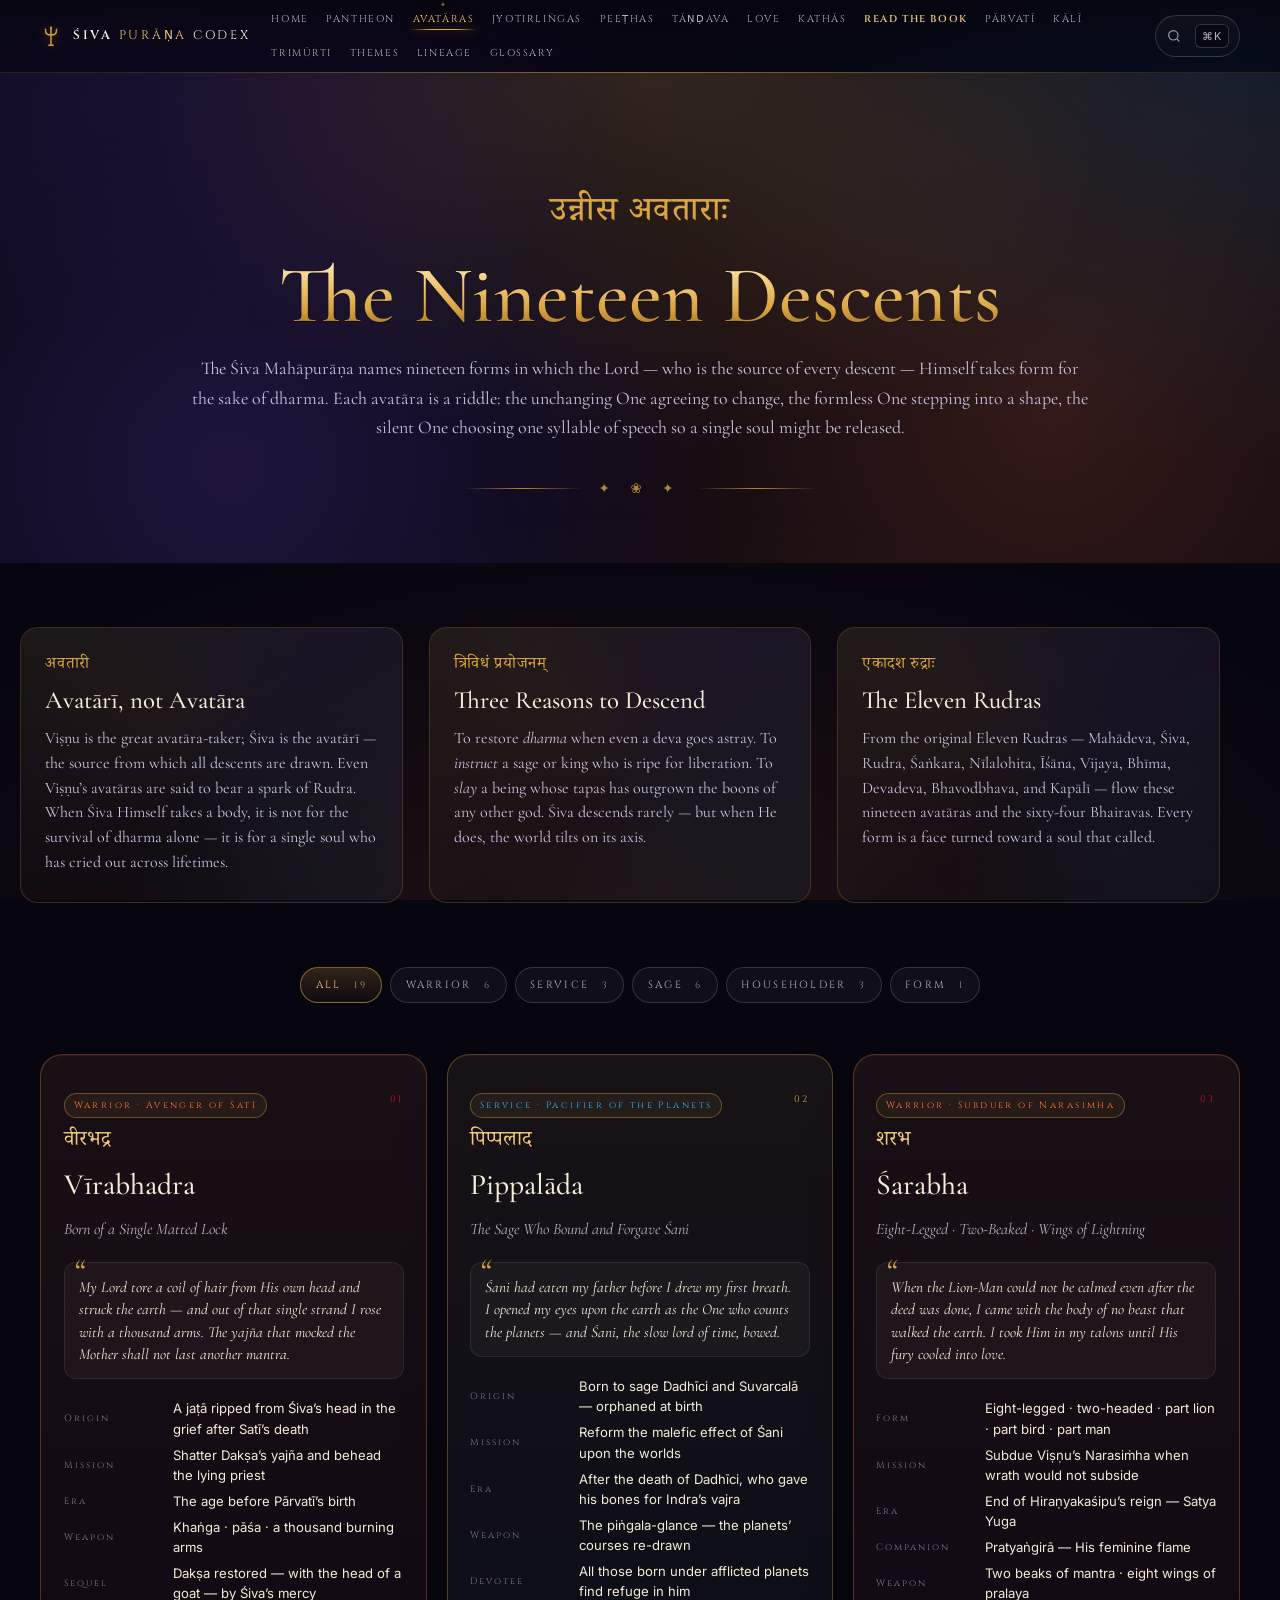
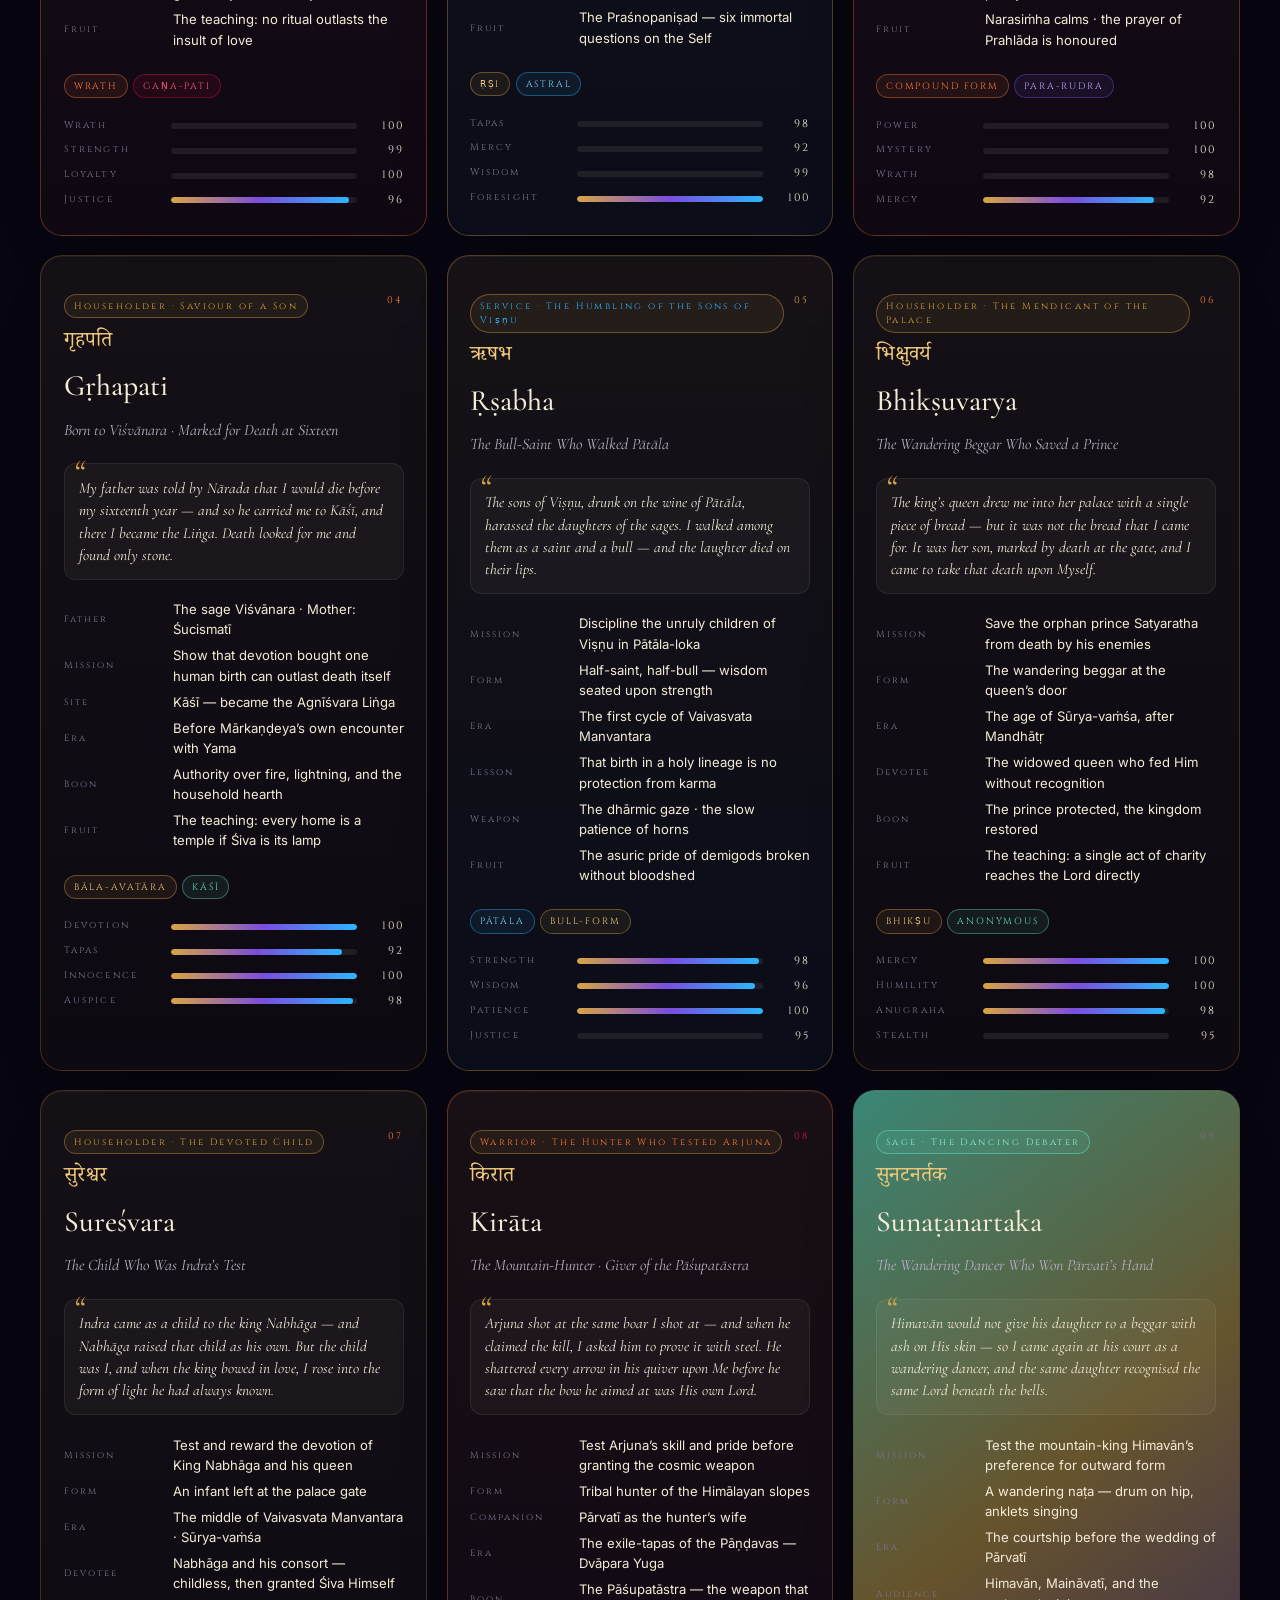
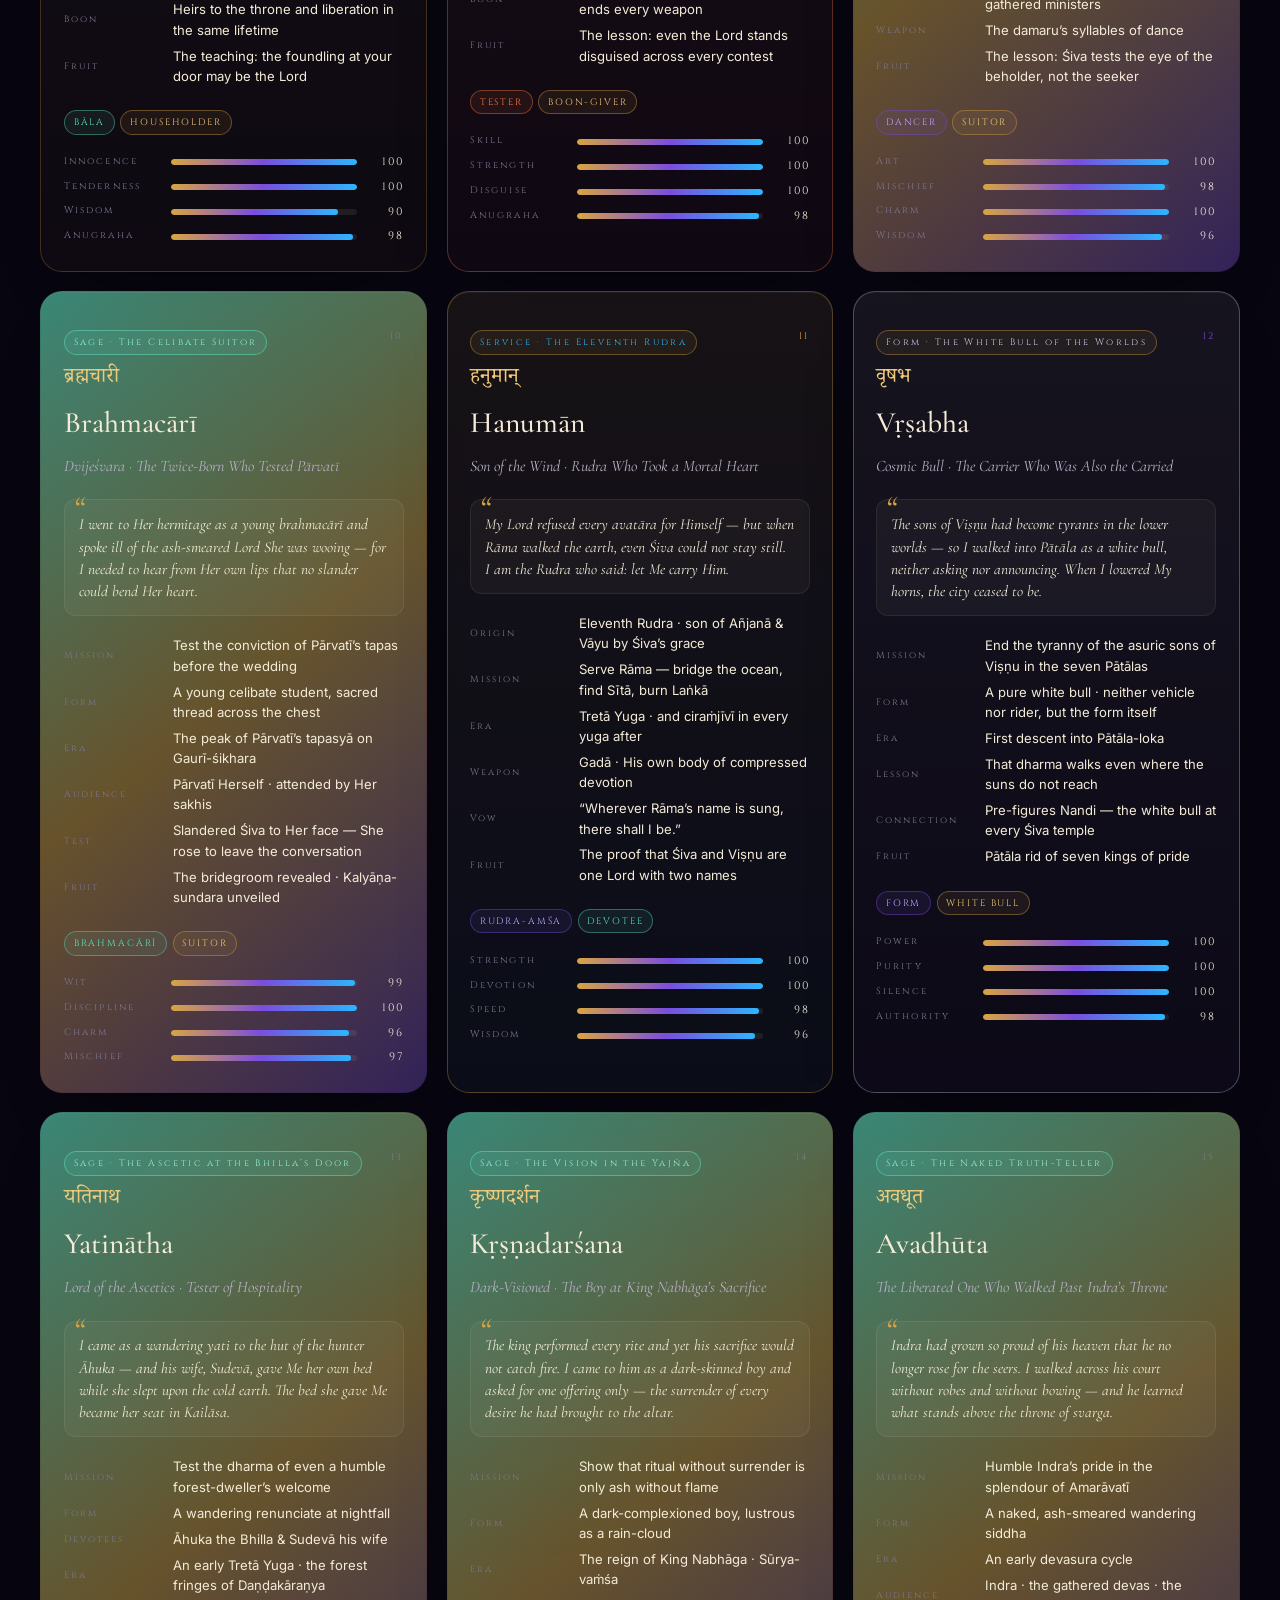
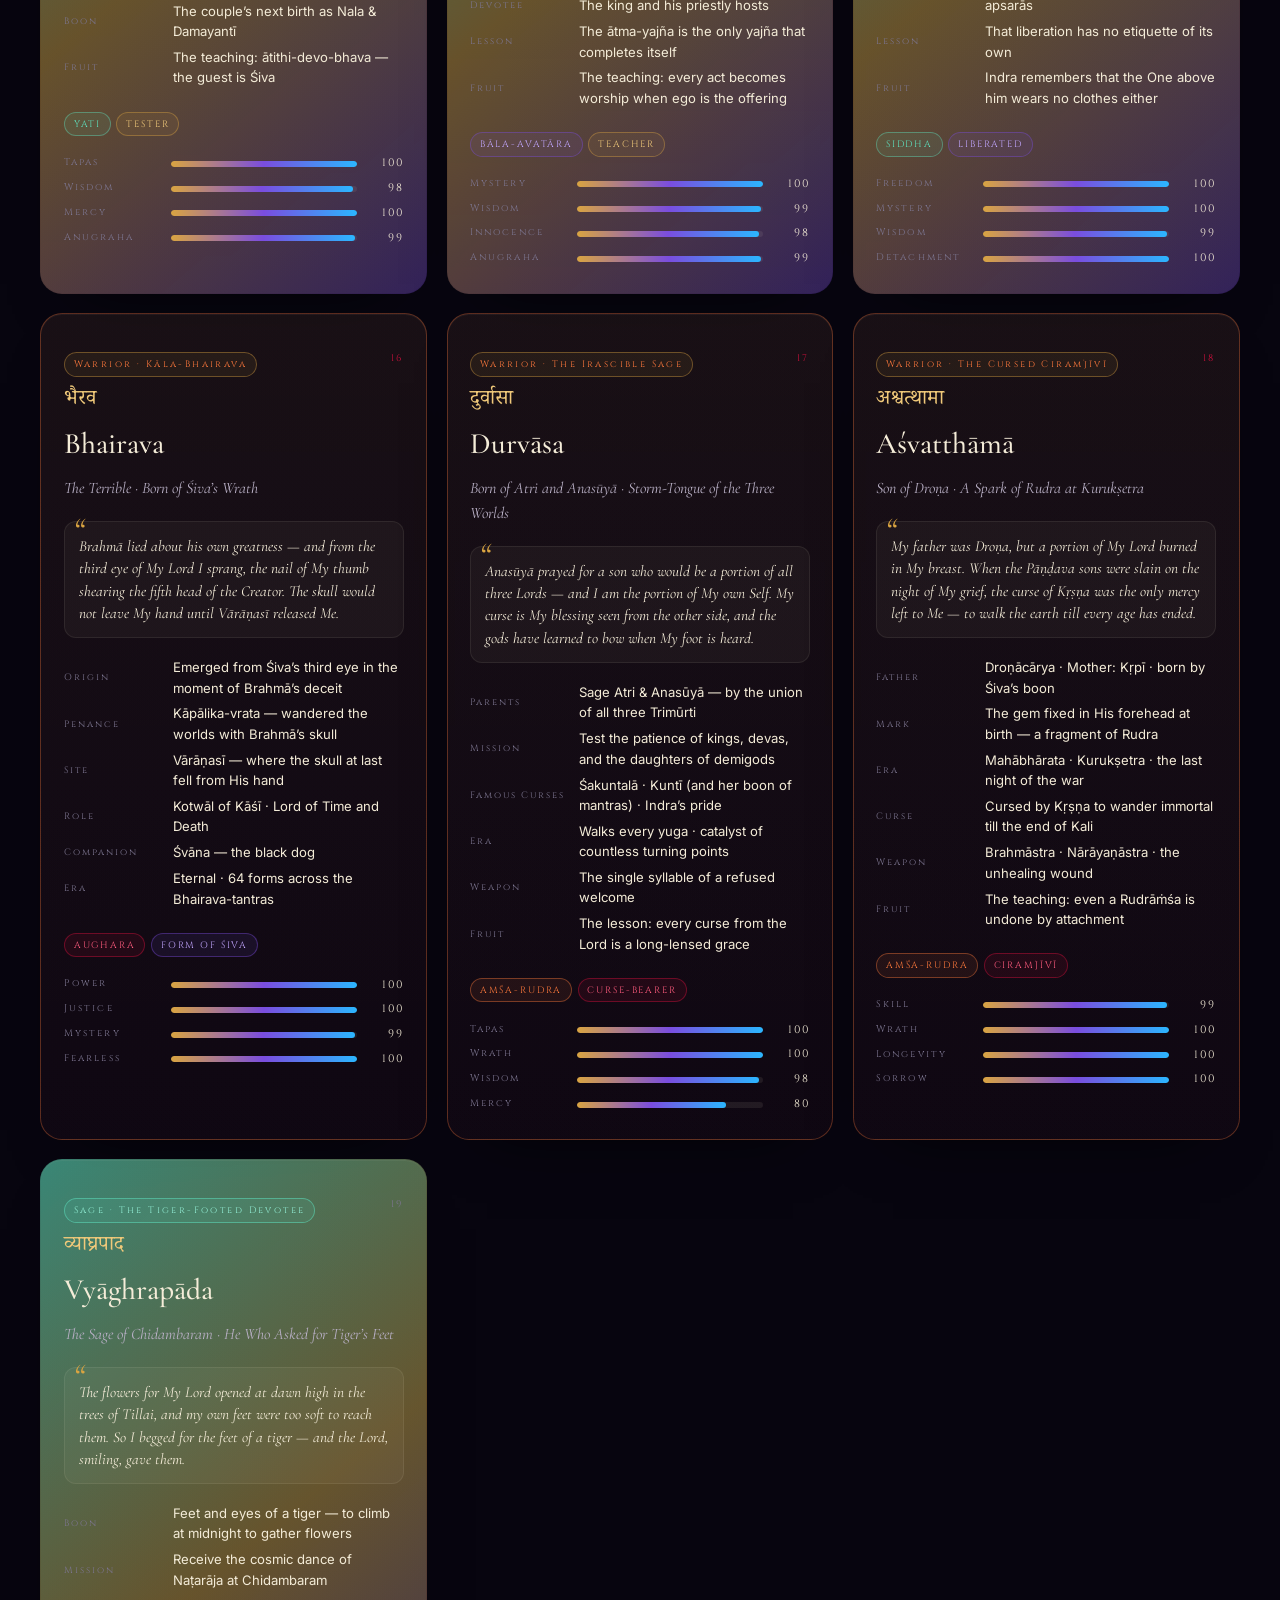
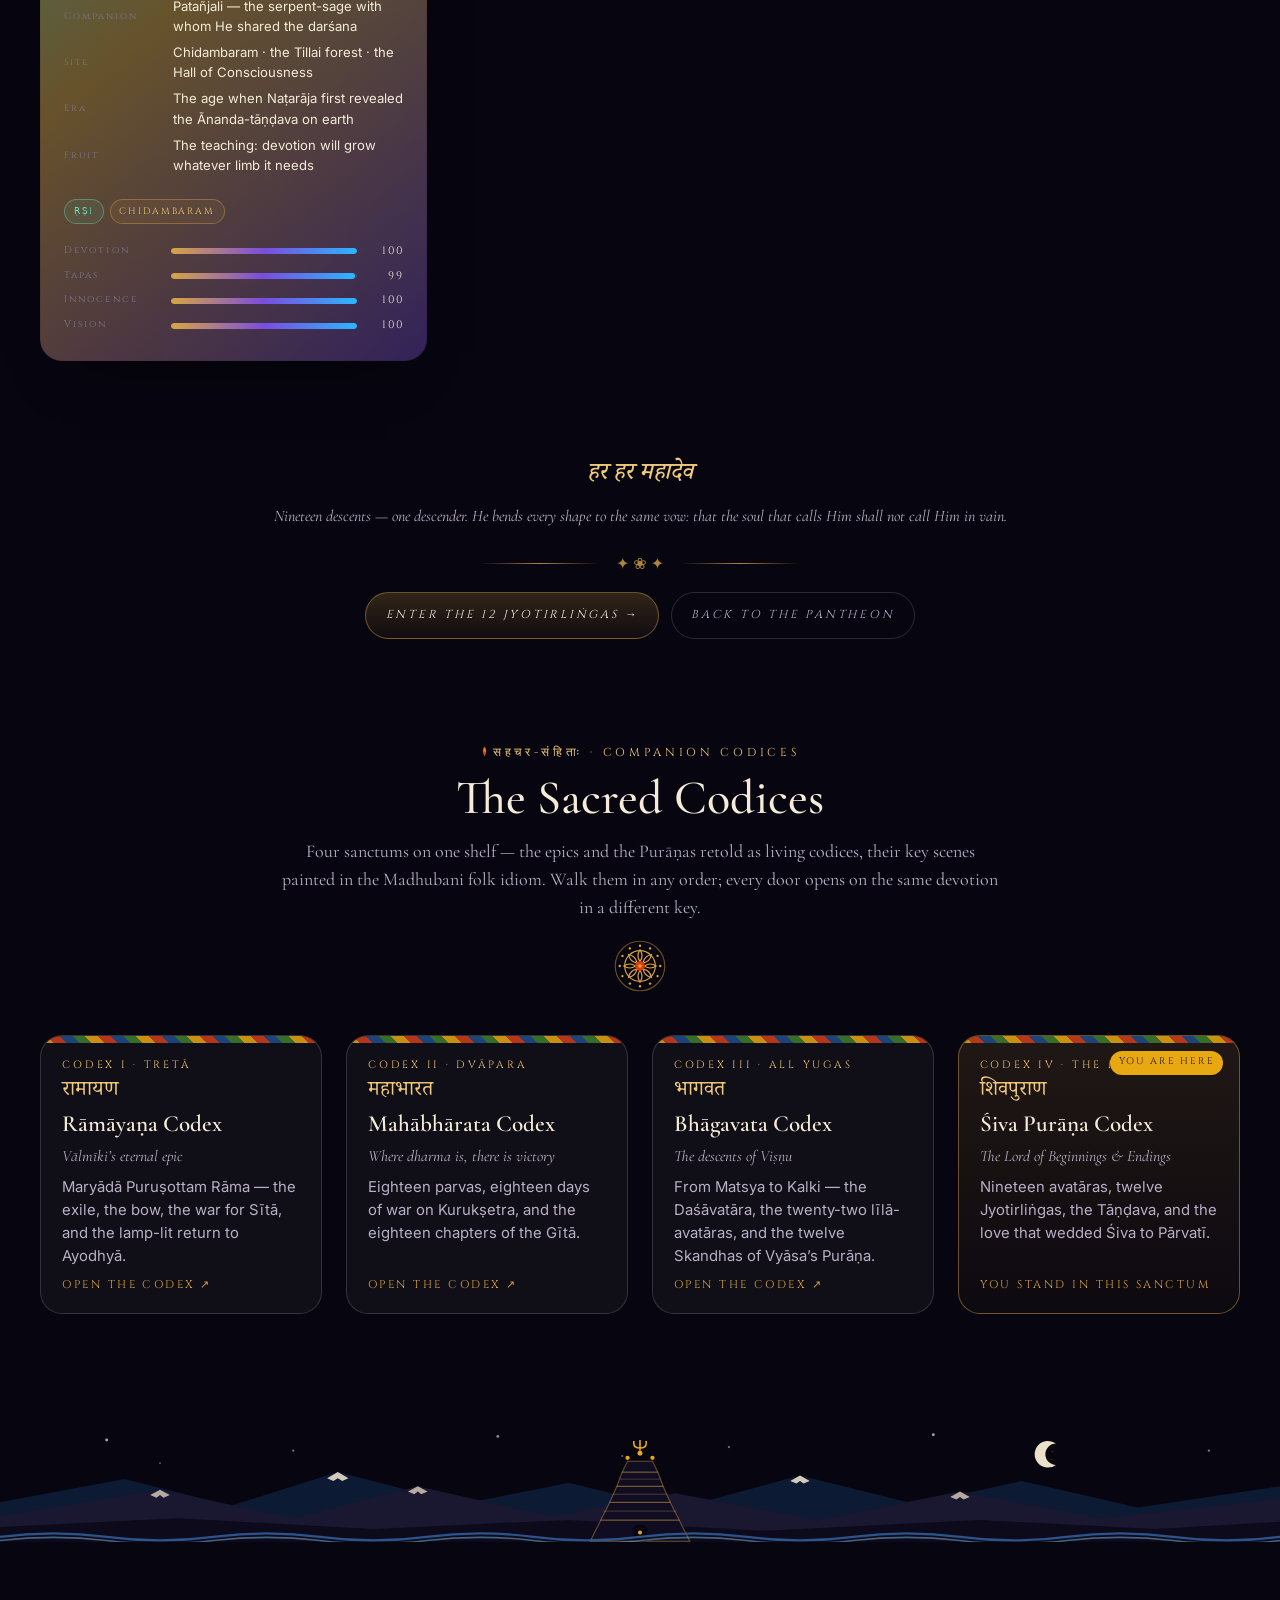
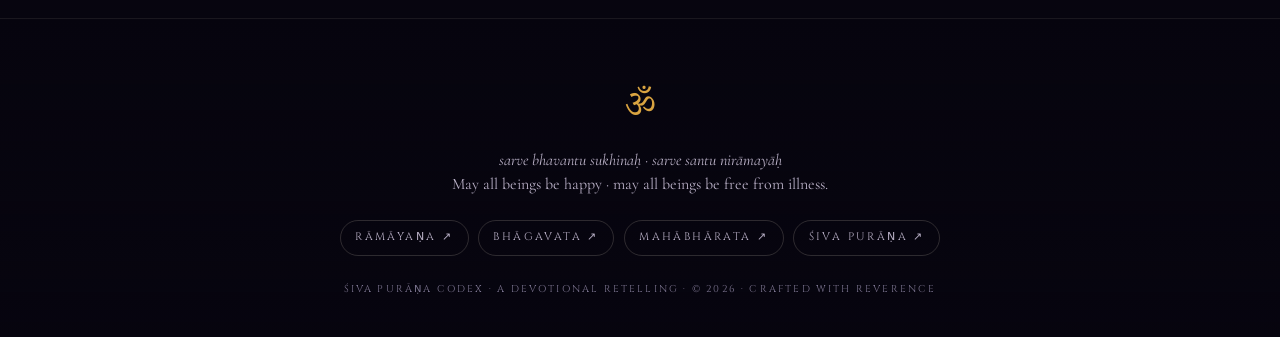
<file: avatars.html>
<!doctype html>
<html lang="en">
<head>
  <meta charset="utf-8" />
  <meta name="viewport" content="width=device-width, initial-scale=1" />
  <title>The Nineteen Avatāras — Śiva Purāṇa Codex</title>
  <meta name="description" content="The 19 descents of Lord Śiva from the Śiva Mahāpurāṇa — Vīrabhadra, Pippalāda, Śarabha, Gṛhapati, Ṛṣabha, Bhikṣuvarya, Sureśvara, Kirāta, Sunaṭanartaka, Brahmacārī, Hanumān, Vṛṣabha, Yatinātha, Kṛṣṇadarśana, Avadhūta, Bhairava, Durvāsa, Aśvatthāmā, and Vyāghrapāda." />
  <meta name="theme-color" content="#07050f" />

  <!-- Open Graph + Twitter -->
  <meta property="og:type" content="website" />
  <meta property="og:site_name" content="Śiva Purāṇa Codex" />
  <meta property="og:title" content="The 19 Avatāras of Śiva — Śiva Purāṇa Codex" />
  <meta property="og:description" content="The nineteen Rudra-avatāras — Vīrabhadra, Bhairava, Hanumān, Aśvatthāmā, Durvāsa, Śaraṅga, and the rest — each a face of Śiva’s wrath, compassion, or play." />
  <meta name="twitter:card" content="summary" />
  <meta name="twitter:title" content="The 19 Avatāras of Śiva" />
  <meta name="twitter:description" content="Nineteen Rudra-avatāras with stories, attributes, and the Avatāri insight." />

  <!-- Fonts -->
  <link rel="preconnect" href="https://fonts.googleapis.com" />
  <link rel="preconnect" href="https://fonts.gstatic.com" crossorigin />
  <link href="https://fonts.googleapis.com/css2?family=Cinzel:wght@400;500;600&family=Cormorant+Garamond:ital,wght@0,400;0,500;0,600;1,400;1,500&family=Inter:wght@400;500;600&family=Noto+Serif+Devanagari:wght@400;500;600&display=swap" rel="stylesheet" />

  <!-- Styles -->
  <link rel="stylesheet" href="assets/css/reset.css" />
  <link rel="stylesheet" href="assets/css/global.css" />  <link rel="stylesheet" href="assets/css/search.css" />  <link rel="stylesheet" href="assets/css/pages/characters.css" />
  <link rel="stylesheet" href="assets/css/pages/avatars.css" />
  <link rel="stylesheet" href="assets/css/divinity.css" />
</head>
<body>

  <a class="skip" href="#main" style="position:absolute;left:-9999px;">Skip to main content</a>

  <!-- ============ HEADER ============ -->
  <header class="site-header">
    <div class="shell">
      <a class="brand" href="index.html" aria-label="Śiva Purāṇa Codex home">
        <svg class="trishul" viewBox="0 0 24 24" fill="none" stroke="currentColor" stroke-width="1.6" aria-hidden="true">
          <path d="M12 2v20" />
          <path d="M6 6c0 3 2 5 6 5s6-2 6-5" />
          <path d="M6 6v-2M18 6v-2M12 4v-2" />
          <path d="M9 22h6" />
        </svg>
        <span><strong>ŚIVA</strong>&nbsp;<em>PURĀṆA</em>&nbsp;CODEX</span>
      </a>

      <button class="nav-toggle" data-nav-toggle aria-expanded="false" aria-controls="primary-nav" aria-label="Toggle navigation">
        <svg viewBox="0 0 24 24" fill="none" stroke="currentColor" stroke-width="1.8" aria-hidden="true">
          <path d="M3 7h18M3 12h18M3 17h18" />
        </svg>
      </button>

      <nav class="site-nav" id="primary-nav" data-nav aria-label="Primary">
        <ul role="list">
          <li><a href="index.html">Home</a></li>
          <li><a href="characters.html">Pantheon</a></li>
          <li><a href="avatars.html" aria-current="page">Avatāras</a></li>
          <li><a href="jyotirlingas.html">Jyotirliṅgas</a></li>
          <li><a href="shakti-peethas.html">Peeṭhas</a></li>
          <li><a href="tandava.html">Tāṇḍava</a></li>
          <li><a href="love-story.html">Love</a></li>
          <li><a href="stories.html">Kathās</a></li>
          <li><a href="book.html">Read the Book</a></li>
          <li><a href="parvati.html">Pārvatī</a></li>
          <li><a href="kali.html">Kālī</a></li>
          <li><a href="trimurti.html">Trimūrti</a></li>
          <li><a href="themes.html">Themes</a></li>
          <li><a href="lineage.html">Lineage</a></li>
          <li><a href="glossary.html">Glossary</a></li>
        </ul>
      </nav>

      <button class="search-btn" type="button" data-search-open aria-label="Search the codex" title="Press / or Ctrl+K">
        <svg viewBox="0 0 24 24" fill="none" stroke="currentColor" stroke-width="1.8" aria-hidden="true">
          <circle cx="11" cy="11" r="7"/><path d="m20 20-3.5-3.5"/>
        </svg>
        <span class="search-btn__label">Search</span>
        <kbd class="search-btn__key">⌘K</kbd>
      </button>
    </div>
  </header>

  <main id="main">

    <!-- ============ HERO ============ -->
    <section class="avatar-hero">
      <div class="shell">
        <p class="deva">उन्नीस अवताराः</p>
        <h1 class="gold-text">The Nineteen Descents</h1>
        <p>
          The Śiva Mahāpurāṇa names nineteen forms in which the Lord — who is the source of every
          descent — Himself takes form for the sake of dharma. Each avatāra is a riddle: the
          unchanging One agreeing to change, the formless One stepping into a shape, the silent
          One choosing one syllable of speech so a single soul might be released.
        </p>
        <div class="divider" aria-hidden="true">✦ ❀ ✦</div>
      </div>
    </section>

    <!-- ============ INSIGHT PANEL — Avatārī, not avatāra ============ -->
    <section class="shell why-avatars" aria-labelledby="why-head">
      <h2 id="why-head" class="sr-only" style="position:absolute;left:-9999px;">Why does Śiva descend?</h2>

      <div class="why-avatars__grid">
        <article class="why-avatars__card">
          <p class="deva-sm">अवतारी</p>
          <h3>Avatārī, not Avatāra</h3>
          <p>
            Viṣṇu is the great avatāra-taker; Śiva is the avatārī — the source from which all
            descents are drawn. Even Viṣṇu’s avatāras are said to bear a spark of Rudra. When
            Śiva Himself takes a body, it is not for the survival of dharma alone — it is for a
            single soul who has cried out across lifetimes.
          </p>
        </article>

        <article class="why-avatars__card">
          <p class="deva-sm">त्रिविधं प्रयोजनम्</p>
          <h3>Three Reasons to Descend</h3>
          <p>
            To restore <em>dharma</em> when even a deva goes astray. To <em>instruct</em> a
            sage or king who is ripe for liberation. To <em>slay</em> a being whose tapas has
            outgrown the boons of any other god. Śiva descends rarely — but when He does, the
            world tilts on its axis.
          </p>
        </article>

        <article class="why-avatars__card">
          <p class="deva-sm">एकादश रुद्राः</p>
          <h3>The Eleven Rudras</h3>
          <p>
            From the original Eleven Rudras — Mahādeva, Śiva, Rudra, Śaṅkara, Nīlalohita, Īśāna,
            Vijaya, Bhīma, Devadeva, Bhavodbhava, and Kapālī — flow these nineteen avatāras and
            the sixty-four Bhairavas. Every form is a face turned toward a soul that called.
          </p>
        </article>
      </div>
    </section>

    <!-- ============ FILTER BAR ============ -->
    <section class="shell" aria-labelledby="filter-head">
      <h2 id="filter-head" class="sr-only" style="position:absolute;left:-9999px;">Filter the avatāras</h2>
      <div class="filterbar" data-filterbar role="tablist">
        <button class="filter-chip is-active" data-filter="all"        data-filter-key="all">All <span class="n">19</span></button>
        <button class="filter-chip"           data-filter="warrior"    data-filter-key="tier">Warrior <span class="n">6</span></button>
        <button class="filter-chip"           data-filter="service"    data-filter-key="tier">Service <span class="n">3</span></button>
        <button class="filter-chip"           data-filter="sage"       data-filter-key="tier">Sage <span class="n">6</span></button>
        <button class="filter-chip"           data-filter="household"  data-filter-key="tier">Householder <span class="n">3</span></button>
        <button class="filter-chip"           data-filter="form"       data-filter-key="tier">Form <span class="n">1</span></button>
      </div>
    </section>


    <!-- ============ AVATAR GRID ============ -->
    <section class="shell" aria-labelledby="grid-head">
      <h2 id="grid-head" class="sr-only" style="position:absolute;left:-9999px;">The nineteen avatāras</h2>

      <div class="codex-grid">

        <!-- ============ 01 · VĪRABHADRA ============ -->
        <article class="ccard ccard--warrior" data-tier="warrior" id="virabhadra">
          <span class="anchor-alias" id="av-01" aria-hidden="true"></span>
          <div class="ccard__top">
            <span class="ccard__tier">Warrior · Avenger of Satī</span>
            <span class="ccard__num">01</span>
          </div>
          <p class="ccard__deva">वीरभद्र</p>
          <h3 class="ccard__name">Vīrabhadra</h3>
          <p class="ccard__epithet">Born of a Single Matted Lock</p>

          <p class="ccard__quote">My Lord tore a coil of hair from His own head and struck the earth — and out of that single strand I rose with a thousand arms. The yajña that mocked the Mother shall not last another mantra.</p>

          <dl class="ccard__meta">
            <dt>Origin</dt><dd>A jaṭā ripped from Śiva’s head in the grief after Satī’s death</dd>
            <dt>Mission</dt><dd>Shatter Dakṣa’s yajña and behead the lying priest</dd>
            <dt>Era</dt><dd>The age before Pārvatī’s birth</dd>
            <dt>Weapon</dt><dd>Khaṅga · pāśa · a thousand burning arms</dd>
            <dt>Sequel</dt><dd>Dakṣa restored — with the head of a goat — by Śiva’s mercy</dd>
            <dt>Fruit</dt><dd>The teaching: no ritual outlasts the insult of love</dd>
          </dl>

          <div class="ccard__lineage">
            <span class="chip chip--fire">Wrath</span>
            <span class="chip chip--kali">Gaṇa-pati</span>
          </div>

          <div class="ccard__stats">
            <div class="ccard__stat"><span>Wrath</span>     <span class="ccard__bar"><i data-value="100"></i></span><span class="ccard__num-stat">100</span></div>
            <div class="ccard__stat"><span>Strength</span>  <span class="ccard__bar"><i data-value="99"></i></span><span class="ccard__num-stat">99</span></div>
            <div class="ccard__stat"><span>Loyalty</span>   <span class="ccard__bar"><i data-value="100"></i></span><span class="ccard__num-stat">100</span></div>
            <div class="ccard__stat"><span>Justice</span>   <span class="ccard__bar"><i data-value="96"></i></span><span class="ccard__num-stat">96</span></div>
          </div>
        </article>


        <!-- ============ 02 · PIPPALĀDA ============ -->
        <article class="ccard ccard--service" data-tier="service" id="pippalada">
          <span class="anchor-alias" id="av-02" aria-hidden="true"></span>
          <div class="ccard__top">
            <span class="ccard__tier">Service · Pacifier of the Planets</span>
            <span class="ccard__num">02</span>
          </div>
          <p class="ccard__deva">पिप्पलाद</p>
          <h3 class="ccard__name">Pippalāda</h3>
          <p class="ccard__epithet">The Sage Who Bound and Forgave Śani</p>

          <p class="ccard__quote">Śani had eaten my father before I drew my first breath. I opened my eyes upon the earth as the One who counts the planets — and Śani, the slow lord of time, bowed.</p>

          <dl class="ccard__meta">
            <dt>Origin</dt><dd>Born to sage Dadhīci and Suvarcalā — orphaned at birth</dd>
            <dt>Mission</dt><dd>Reform the malefic effect of Śani upon the worlds</dd>
            <dt>Era</dt><dd>After the death of Dadhīci, who gave his bones for Indra’s vajra</dd>
            <dt>Weapon</dt><dd>The piṅgala-glance — the planets’ courses re-drawn</dd>
            <dt>Devotee</dt><dd>All those born under afflicted planets find refuge in him</dd>
            <dt>Fruit</dt><dd>The Praśnopaniṣad — six immortal questions on the Self</dd>
          </dl>

          <div class="ccard__lineage">
            <span class="chip chip--gold">Ṛṣi</span>
            <span class="chip chip--blue">Astral</span>
          </div>

          <div class="ccard__stats">
            <div class="ccard__stat"><span>Tapas</span>     <span class="ccard__bar"><i data-value="98"></i></span><span class="ccard__num-stat">98</span></div>
            <div class="ccard__stat"><span>Mercy</span>     <span class="ccard__bar"><i data-value="92"></i></span><span class="ccard__num-stat">92</span></div>
            <div class="ccard__stat"><span>Wisdom</span>    <span class="ccard__bar"><i data-value="99"></i></span><span class="ccard__num-stat">99</span></div>
            <div class="ccard__stat"><span>Foresight</span> <span class="ccard__bar"><i data-value="100"></i></span><span class="ccard__num-stat">100</span></div>
          </div>
        </article>


        <!-- ============ 03 · ŚARABHA ============ -->
        <article class="ccard ccard--warrior" data-tier="warrior" id="sharabha">
          <span class="anchor-alias" id="av-03" aria-hidden="true"></span>
          <div class="ccard__top">
            <span class="ccard__tier">Warrior · Subduer of Narasiṁha</span>
            <span class="ccard__num">03</span>
          </div>
          <p class="ccard__deva">शरभ</p>
          <h3 class="ccard__name">Śarabha</h3>
          <p class="ccard__epithet">Eight-Legged · Two-Beaked · Wings of Lightning</p>

          <p class="ccard__quote">When the Lion-Man could not be calmed even after the deed was done, I came with the body of no beast that walked the earth. I took Him in my talons until His fury cooled into love.</p>

          <dl class="ccard__meta">
            <dt>Form</dt><dd>Eight-legged · two-headed · part lion · part bird · part man</dd>
            <dt>Mission</dt><dd>Subdue Viṣṇu’s Narasiṁha when wrath would not subside</dd>
            <dt>Era</dt><dd>End of Hiraṇyakaśipu’s reign — Satya Yuga</dd>
            <dt>Companion</dt><dd>Pratyaṅgirā — His feminine flame</dd>
            <dt>Weapon</dt><dd>Two beaks of mantra · eight wings of pralaya</dd>
            <dt>Fruit</dt><dd>Narasiṁha calms · the prayer of Prahlāda is honoured</dd>
          </dl>

          <div class="ccard__lineage">
            <span class="chip chip--fire">Compound Form</span>
            <span class="chip chip--violet">Para-Rudra</span>
          </div>

          <div class="ccard__stats">
            <div class="ccard__stat"><span>Power</span>     <span class="ccard__bar"><i data-value="100"></i></span><span class="ccard__num-stat">100</span></div>
            <div class="ccard__stat"><span>Mystery</span>   <span class="ccard__bar"><i data-value="100"></i></span><span class="ccard__num-stat">100</span></div>
            <div class="ccard__stat"><span>Wrath</span>     <span class="ccard__bar"><i data-value="98"></i></span><span class="ccard__num-stat">98</span></div>
            <div class="ccard__stat"><span>Mercy</span>     <span class="ccard__bar"><i data-value="92"></i></span><span class="ccard__num-stat">92</span></div>
          </div>
        </article>


        <!-- ============ 04 · GṚHAPATI ============ -->
        <article class="ccard ccard--household" data-tier="household" id="grihapati">
          <span class="anchor-alias" id="av-04" aria-hidden="true"></span>
          <div class="ccard__top">
            <span class="ccard__tier">Householder · Saviour of a Son</span>
            <span class="ccard__num">04</span>
          </div>
          <p class="ccard__deva">गृहपति</p>
          <h3 class="ccard__name">Gṛhapati</h3>
          <p class="ccard__epithet">Born to Viśvānara · Marked for Death at Sixteen</p>

          <p class="ccard__quote">My father was told by Nārada that I would die before my sixteenth year — and so he carried me to Kāśī, and there I became the Liṅga. Death looked for me and found only stone.</p>

          <dl class="ccard__meta">
            <dt>Father</dt><dd>The sage Viśvānara · Mother: Śucismatī</dd>
            <dt>Mission</dt><dd>Show that devotion bought one human birth can outlast death itself</dd>
            <dt>Site</dt><dd>Kāśī — became the Agnīśvara Liṅga</dd>
            <dt>Era</dt><dd>Before Mārkaṇḍeya’s own encounter with Yama</dd>
            <dt>Boon</dt><dd>Authority over fire, lightning, and the household hearth</dd>
            <dt>Fruit</dt><dd>The teaching: every home is a temple if Śiva is its lamp</dd>
          </dl>

          <div class="ccard__lineage">
            <span class="chip chip--gold">Bāla-Avatāra</span>
            <span class="chip chip--green">Kāśī</span>
          </div>

          <div class="ccard__stats">
            <div class="ccard__stat"><span>Devotion</span>  <span class="ccard__bar"><i data-value="100"></i></span><span class="ccard__num-stat">100</span></div>
            <div class="ccard__stat"><span>Tapas</span>     <span class="ccard__bar"><i data-value="92"></i></span><span class="ccard__num-stat">92</span></div>
            <div class="ccard__stat"><span>Innocence</span> <span class="ccard__bar"><i data-value="100"></i></span><span class="ccard__num-stat">100</span></div>
            <div class="ccard__stat"><span>Auspice</span>   <span class="ccard__bar"><i data-value="98"></i></span><span class="ccard__num-stat">98</span></div>
          </div>
        </article>


        <!-- ============ 05 · ṚṢABHA ============ -->
        <article class="ccard ccard--service" data-tier="service" id="rishabha">
          <span class="anchor-alias" id="av-05" aria-hidden="true"></span>
          <div class="ccard__top">
            <span class="ccard__tier">Service · The Humbling of the Sons of Viṣṇu</span>
            <span class="ccard__num">05</span>
          </div>
          <p class="ccard__deva">ऋषभ</p>
          <h3 class="ccard__name">Ṛṣabha</h3>
          <p class="ccard__epithet">The Bull-Saint Who Walked Pātāla</p>

          <p class="ccard__quote">The sons of Viṣṇu, drunk on the wine of Pātāla, harassed the daughters of the sages. I walked among them as a saint and a bull — and the laughter died on their lips.</p>

          <dl class="ccard__meta">
            <dt>Mission</dt><dd>Discipline the unruly children of Viṣṇu in Pātāla-loka</dd>
            <dt>Form</dt><dd>Half-saint, half-bull — wisdom seated upon strength</dd>
            <dt>Era</dt><dd>The first cycle of Vaivasvata Manvantara</dd>
            <dt>Lesson</dt><dd>That birth in a holy lineage is no protection from karma</dd>
            <dt>Weapon</dt><dd>The dhārmic gaze · the slow patience of horns</dd>
            <dt>Fruit</dt><dd>The asuric pride of demigods broken without bloodshed</dd>
          </dl>

          <div class="ccard__lineage">
            <span class="chip chip--blue">Pātāla</span>
            <span class="chip chip--gold">Bull-Form</span>
          </div>

          <div class="ccard__stats">
            <div class="ccard__stat"><span>Strength</span>  <span class="ccard__bar"><i data-value="98"></i></span><span class="ccard__num-stat">98</span></div>
            <div class="ccard__stat"><span>Wisdom</span>    <span class="ccard__bar"><i data-value="96"></i></span><span class="ccard__num-stat">96</span></div>
            <div class="ccard__stat"><span>Patience</span>  <span class="ccard__bar"><i data-value="100"></i></span><span class="ccard__num-stat">100</span></div>
            <div class="ccard__stat"><span>Justice</span>   <span class="ccard__bar"><i data-value="95"></i></span><span class="ccard__num-stat">95</span></div>
          </div>
        </article>


        <!-- ============ 06 · BHIKṢUVARYA ============ -->
        <article class="ccard ccard--household" data-tier="household" id="bhikshuvarya">
          <span class="anchor-alias" id="av-06" aria-hidden="true"></span>
          <div class="ccard__top">
            <span class="ccard__tier">Householder · The Mendicant of the Palace</span>
            <span class="ccard__num">06</span>
          </div>
          <p class="ccard__deva">भिक्षुवर्य</p>
          <h3 class="ccard__name">Bhikṣuvarya</h3>
          <p class="ccard__epithet">The Wandering Beggar Who Saved a Prince</p>

          <p class="ccard__quote">The king’s queen drew me into her palace with a single piece of bread — but it was not the bread that I came for. It was her son, marked by death at the gate, and I came to take that death upon Myself.</p>

          <dl class="ccard__meta">
            <dt>Mission</dt><dd>Save the orphan prince Satyaratha from death by his enemies</dd>
            <dt>Form</dt><dd>The wandering beggar at the queen’s door</dd>
            <dt>Era</dt><dd>The age of Sūrya-vaṁśa, after Mandhātṛ</dd>
            <dt>Devotee</dt><dd>The widowed queen who fed Him without recognition</dd>
            <dt>Boon</dt><dd>The prince protected, the kingdom restored</dd>
            <dt>Fruit</dt><dd>The teaching: a single act of charity reaches the Lord directly</dd>
          </dl>

          <div class="ccard__lineage">
            <span class="chip chip--gold">Bhikṣu</span>
            <span class="chip chip--green">Anonymous</span>
          </div>

          <div class="ccard__stats">
            <div class="ccard__stat"><span>Mercy</span>     <span class="ccard__bar"><i data-value="100"></i></span><span class="ccard__num-stat">100</span></div>
            <div class="ccard__stat"><span>Humility</span>  <span class="ccard__bar"><i data-value="100"></i></span><span class="ccard__num-stat">100</span></div>
            <div class="ccard__stat"><span>Anugraha</span>  <span class="ccard__bar"><i data-value="98"></i></span><span class="ccard__num-stat">98</span></div>
            <div class="ccard__stat"><span>Stealth</span>   <span class="ccard__bar"><i data-value="95"></i></span><span class="ccard__num-stat">95</span></div>
          </div>
        </article>


        <!-- ============ 07 · SUREŚVARA ============ -->
        <article class="ccard ccard--household" data-tier="household" id="sureshvara">
          <span class="anchor-alias" id="av-07" aria-hidden="true"></span>
          <div class="ccard__top">
            <span class="ccard__tier">Householder · The Devoted Child</span>
            <span class="ccard__num">07</span>
          </div>
          <p class="ccard__deva">सुरेश्वर</p>
          <h3 class="ccard__name">Sureśvara</h3>
          <p class="ccard__epithet">The Child Who Was Indra’s Test</p>

          <p class="ccard__quote">Indra came as a child to the king Nabhāga — and Nabhāga raised that child as his own. But the child was I, and when the king bowed in love, I rose into the form of light he had always known.</p>

          <dl class="ccard__meta">
            <dt>Mission</dt><dd>Test and reward the devotion of King Nabhāga and his queen</dd>
            <dt>Form</dt><dd>An infant left at the palace gate</dd>
            <dt>Era</dt><dd>The middle of Vaivasvata Manvantara · Sūrya-vaṁśa</dd>
            <dt>Devotee</dt><dd>Nabhāga and his consort — childless, then granted Śiva Himself</dd>
            <dt>Boon</dt><dd>Heirs to the throne and liberation in the same lifetime</dd>
            <dt>Fruit</dt><dd>The teaching: the foundling at your door may be the Lord</dd>
          </dl>

          <div class="ccard__lineage">
            <span class="chip chip--green">Bāla</span>
            <span class="chip chip--gold">Householder</span>
          </div>

          <div class="ccard__stats">
            <div class="ccard__stat"><span>Innocence</span> <span class="ccard__bar"><i data-value="100"></i></span><span class="ccard__num-stat">100</span></div>
            <div class="ccard__stat"><span>Tenderness</span><span class="ccard__bar"><i data-value="100"></i></span><span class="ccard__num-stat">100</span></div>
            <div class="ccard__stat"><span>Wisdom</span>    <span class="ccard__bar"><i data-value="90"></i></span><span class="ccard__num-stat">90</span></div>
            <div class="ccard__stat"><span>Anugraha</span>  <span class="ccard__bar"><i data-value="98"></i></span><span class="ccard__num-stat">98</span></div>
          </div>
        </article>


        <!-- ============ 08 · KIRĀTA ============ -->
        <article class="ccard ccard--warrior" data-tier="warrior" id="kirata">
          <span class="anchor-alias" id="av-08" aria-hidden="true"></span>
          <div class="ccard__top">
            <span class="ccard__tier">Warrior · The Hunter Who Tested Arjuna</span>
            <span class="ccard__num">08</span>
          </div>
          <p class="ccard__deva">किरात</p>
          <h3 class="ccard__name">Kirāta</h3>
          <p class="ccard__epithet">The Mountain-Hunter · Giver of the Pāśupatāstra</p>

          <p class="ccard__quote">Arjuna shot at the same boar I shot at — and when he claimed the kill, I asked him to prove it with steel. He shattered every arrow in his quiver upon Me before he saw that the bow he aimed at was His own Lord.</p>

          <dl class="ccard__meta">
            <dt>Mission</dt><dd>Test Arjuna’s skill and pride before granting the cosmic weapon</dd>
            <dt>Form</dt><dd>Tribal hunter of the Himālayan slopes</dd>
            <dt>Companion</dt><dd>Pārvatī as the hunter’s wife</dd>
            <dt>Era</dt><dd>The exile-tapas of the Pāṇḍavas — Dvāpara Yuga</dd>
            <dt>Boon</dt><dd>The Pāśupatāstra — the weapon that ends every weapon</dd>
            <dt>Fruit</dt><dd>The lesson: even the Lord stands disguised across every contest</dd>
          </dl>

          <div class="ccard__lineage">
            <span class="chip chip--fire">Tester</span>
            <span class="chip chip--gold">Boon-Giver</span>
          </div>

          <div class="ccard__stats">
            <div class="ccard__stat"><span>Skill</span>     <span class="ccard__bar"><i data-value="100"></i></span><span class="ccard__num-stat">100</span></div>
            <div class="ccard__stat"><span>Strength</span>  <span class="ccard__bar"><i data-value="100"></i></span><span class="ccard__num-stat">100</span></div>
            <div class="ccard__stat"><span>Disguise</span>  <span class="ccard__bar"><i data-value="100"></i></span><span class="ccard__num-stat">100</span></div>
            <div class="ccard__stat"><span>Anugraha</span>  <span class="ccard__bar"><i data-value="98"></i></span><span class="ccard__num-stat">98</span></div>
          </div>
        </article>


        <!-- ============ 09 · SUNAṬANARTAKA ============ -->
        <article class="ccard ccard--sage" data-tier="sage" id="sunatanartaka">
          <span class="anchor-alias" id="av-09" aria-hidden="true"></span>
          <div class="ccard__top">
            <span class="ccard__tier">Sage · The Dancing Debater</span>
            <span class="ccard__num">09</span>
          </div>
          <p class="ccard__deva">सुनटनर्तक</p>
          <h3 class="ccard__name">Sunaṭanartaka</h3>
          <p class="ccard__epithet">The Wandering Dancer Who Won Pārvatī’s Hand</p>

          <p class="ccard__quote">Himavān would not give his daughter to a beggar with ash on His skin — so I came again at his court as a wandering dancer, and the same daughter recognised the same Lord beneath the bells.</p>

          <dl class="ccard__meta">
            <dt>Mission</dt><dd>Test the mountain-king Himavān’s preference for outward form</dd>
            <dt>Form</dt><dd>A wandering naṭa — drum on hip, anklets singing</dd>
            <dt>Era</dt><dd>The courtship before the wedding of Pārvatī</dd>
            <dt>Audience</dt><dd>Himavān, Maināvatī, and the gathered ministers</dd>
            <dt>Weapon</dt><dd>The damaru’s syllables of dance</dd>
            <dt>Fruit</dt><dd>The lesson: Śiva tests the eye of the beholder, not the seeker</dd>
          </dl>

          <div class="ccard__lineage">
            <span class="chip chip--violet">Dancer</span>
            <span class="chip chip--gold">Suitor</span>
          </div>

          <div class="ccard__stats">
            <div class="ccard__stat"><span>Art</span>       <span class="ccard__bar"><i data-value="100"></i></span><span class="ccard__num-stat">100</span></div>
            <div class="ccard__stat"><span>Mischief</span>  <span class="ccard__bar"><i data-value="98"></i></span><span class="ccard__num-stat">98</span></div>
            <div class="ccard__stat"><span>Charm</span>     <span class="ccard__bar"><i data-value="100"></i></span><span class="ccard__num-stat">100</span></div>
            <div class="ccard__stat"><span>Wisdom</span>    <span class="ccard__bar"><i data-value="96"></i></span><span class="ccard__num-stat">96</span></div>
          </div>
        </article>


        <!-- ============ 10 · BRAHMACĀRĪ / DVIJEŚVARA ============ -->
        <article class="ccard ccard--sage" data-tier="sage" id="brahmacari">
          <span class="anchor-alias" id="av-10" aria-hidden="true"></span>
          <div class="ccard__top">
            <span class="ccard__tier">Sage · The Celibate Suitor</span>
            <span class="ccard__num">10</span>
          </div>
          <p class="ccard__deva">ब्रह्मचारी</p>
          <h3 class="ccard__name">Brahmacārī</h3>
          <p class="ccard__epithet">Dvijeśvara · The Twice-Born Who Tested Pārvatī</p>

          <p class="ccard__quote">I went to Her hermitage as a young brahmacārī and spoke ill of the ash-smeared Lord She was wooing — for I needed to hear from Her own lips that no slander could bend Her heart.</p>

          <dl class="ccard__meta">
            <dt>Mission</dt><dd>Test the conviction of Pārvatī’s tapas before the wedding</dd>
            <dt>Form</dt><dd>A young celibate student, sacred thread across the chest</dd>
            <dt>Era</dt><dd>The peak of Pārvatī’s tapasyā on Gaurī-śikhara</dd>
            <dt>Audience</dt><dd>Pārvatī Herself · attended by Her sakhis</dd>
            <dt>Test</dt><dd>Slandered Śiva to Her face — She rose to leave the conversation</dd>
            <dt>Fruit</dt><dd>The bridegroom revealed · Kalyāṇa-sundara unveiled</dd>
          </dl>

          <div class="ccard__lineage">
            <span class="chip chip--green">Brahmacārī</span>
            <span class="chip chip--gold">Suitor</span>
          </div>

          <div class="ccard__stats">
            <div class="ccard__stat"><span>Wit</span>       <span class="ccard__bar"><i data-value="99"></i></span><span class="ccard__num-stat">99</span></div>
            <div class="ccard__stat"><span>Discipline</span><span class="ccard__bar"><i data-value="100"></i></span><span class="ccard__num-stat">100</span></div>
            <div class="ccard__stat"><span>Charm</span>     <span class="ccard__bar"><i data-value="96"></i></span><span class="ccard__num-stat">96</span></div>
            <div class="ccard__stat"><span>Mischief</span>  <span class="ccard__bar"><i data-value="97"></i></span><span class="ccard__num-stat">97</span></div>
          </div>
        </article>


        <!-- ============ 11 · HANUMĀN ============ -->
        <article class="ccard ccard--service" data-tier="service" id="hanuman">
          <span class="anchor-alias" id="av-11" aria-hidden="true"></span>
          <div class="ccard__top">
            <span class="ccard__tier">Service · The Eleventh Rudra</span>
            <span class="ccard__num">11</span>
          </div>
          <p class="ccard__deva">हनुमान्</p>
          <h3 class="ccard__name">Hanumān</h3>
          <p class="ccard__epithet">Son of the Wind · Rudra Who Took a Mortal Heart</p>

          <p class="ccard__quote">My Lord refused every avatāra for Himself — but when Rāma walked the earth, even Śiva could not stay still. I am the Rudra who said: let Me carry Him.</p>

          <dl class="ccard__meta">
            <dt>Origin</dt><dd>Eleventh Rudra · son of Añjanā &amp; Vāyu by Śiva’s grace</dd>
            <dt>Mission</dt><dd>Serve Rāma — bridge the ocean, find Sītā, burn Laṅkā</dd>
            <dt>Era</dt><dd>Tretā Yuga · and ciraṁjīvī in every yuga after</dd>
            <dt>Weapon</dt><dd>Gadā · His own body of compressed devotion</dd>
            <dt>Vow</dt><dd>“Wherever Rāma’s name is sung, there shall I be.”</dd>
            <dt>Fruit</dt><dd>The proof that Śiva and Viṣṇu are one Lord with two names</dd>
          </dl>

          <div class="ccard__lineage">
            <span class="chip chip--violet">Rudra-Aṁśa</span>
            <span class="chip chip--green">Devotee</span>
          </div>

          <div class="ccard__stats">
            <div class="ccard__stat"><span>Strength</span>  <span class="ccard__bar"><i data-value="100"></i></span><span class="ccard__num-stat">100</span></div>
            <div class="ccard__stat"><span>Devotion</span>  <span class="ccard__bar"><i data-value="100"></i></span><span class="ccard__num-stat">100</span></div>
            <div class="ccard__stat"><span>Speed</span>     <span class="ccard__bar"><i data-value="98"></i></span><span class="ccard__num-stat">98</span></div>
            <div class="ccard__stat"><span>Wisdom</span>    <span class="ccard__bar"><i data-value="96"></i></span><span class="ccard__num-stat">96</span></div>
          </div>
        </article>


        <!-- ============ 12 · VṚṢABHA ============ -->
        <article class="ccard ccard--form" data-tier="form" id="vrishabha">
          <span class="anchor-alias" id="av-12" aria-hidden="true"></span>
          <div class="ccard__top">
            <span class="ccard__tier">Form · The White Bull of the Worlds</span>
            <span class="ccard__num">12</span>
          </div>
          <p class="ccard__deva">वृषभ</p>
          <h3 class="ccard__name">Vṛṣabha</h3>
          <p class="ccard__epithet">Cosmic Bull · The Carrier Who Was Also the Carried</p>

          <p class="ccard__quote">The sons of Viṣṇu had become tyrants in the lower worlds — so I walked into Pātāla as a white bull, neither asking nor announcing. When I lowered My horns, the city ceased to be.</p>

          <dl class="ccard__meta">
            <dt>Mission</dt><dd>End the tyranny of the asuric sons of Viṣṇu in the seven Pātālas</dd>
            <dt>Form</dt><dd>A pure white bull · neither vehicle nor rider, but the form itself</dd>
            <dt>Era</dt><dd>First descent into Pātāla-loka</dd>
            <dt>Lesson</dt><dd>That dharma walks even where the suns do not reach</dd>
            <dt>Connection</dt><dd>Pre-figures Nandi — the white bull at every Śiva temple</dd>
            <dt>Fruit</dt><dd>Pātāla rid of seven kings of pride</dd>
          </dl>

          <div class="ccard__lineage">
            <span class="chip chip--violet">Form</span>
            <span class="chip chip--gold">White Bull</span>
          </div>

          <div class="ccard__stats">
            <div class="ccard__stat"><span>Power</span>     <span class="ccard__bar"><i data-value="100"></i></span><span class="ccard__num-stat">100</span></div>
            <div class="ccard__stat"><span>Purity</span>    <span class="ccard__bar"><i data-value="100"></i></span><span class="ccard__num-stat">100</span></div>
            <div class="ccard__stat"><span>Silence</span>   <span class="ccard__bar"><i data-value="100"></i></span><span class="ccard__num-stat">100</span></div>
            <div class="ccard__stat"><span>Authority</span> <span class="ccard__bar"><i data-value="98"></i></span><span class="ccard__num-stat">98</span></div>
          </div>
        </article>


        <!-- ============ 13 · YATINĀTHA ============ -->
        <article class="ccard ccard--sage" data-tier="sage" id="yatinatha">
          <span class="anchor-alias" id="av-13" aria-hidden="true"></span>
          <div class="ccard__top">
            <span class="ccard__tier">Sage · The Ascetic at the Bhilla’s Door</span>
            <span class="ccard__num">13</span>
          </div>
          <p class="ccard__deva">यतिनाथ</p>
          <h3 class="ccard__name">Yatinātha</h3>
          <p class="ccard__epithet">Lord of the Ascetics · Tester of Hospitality</p>

          <p class="ccard__quote">I came as a wandering yati to the hut of the hunter Āhuka — and his wife, Sudevā, gave Me her own bed while she slept upon the cold earth. The bed she gave Me became her seat in Kailāsa.</p>

          <dl class="ccard__meta">
            <dt>Mission</dt><dd>Test the dharma of even a humble forest-dweller’s welcome</dd>
            <dt>Form</dt><dd>A wandering renunciate at nightfall</dd>
            <dt>Devotees</dt><dd>Āhuka the Bhilla &amp; Sudevā his wife</dd>
            <dt>Era</dt><dd>An early Tretā Yuga · the forest fringes of Daṇḍakāraṇya</dd>
            <dt>Boon</dt><dd>The couple’s next birth as Nala &amp; Damayantī</dd>
            <dt>Fruit</dt><dd>The teaching: ātithi-devo-bhava — the guest is Śiva</dd>
          </dl>

          <div class="ccard__lineage">
            <span class="chip chip--green">Yati</span>
            <span class="chip chip--gold">Tester</span>
          </div>

          <div class="ccard__stats">
            <div class="ccard__stat"><span>Tapas</span>     <span class="ccard__bar"><i data-value="100"></i></span><span class="ccard__num-stat">100</span></div>
            <div class="ccard__stat"><span>Wisdom</span>    <span class="ccard__bar"><i data-value="98"></i></span><span class="ccard__num-stat">98</span></div>
            <div class="ccard__stat"><span>Mercy</span>     <span class="ccard__bar"><i data-value="100"></i></span><span class="ccard__num-stat">100</span></div>
            <div class="ccard__stat"><span>Anugraha</span>  <span class="ccard__bar"><i data-value="99"></i></span><span class="ccard__num-stat">99</span></div>
          </div>
        </article>


        <!-- ============ 14 · KṚṢṆADARŚANA ============ -->
        <article class="ccard ccard--sage" data-tier="sage" id="krishnadarshana">
          <span class="anchor-alias" id="av-14" aria-hidden="true"></span>
          <div class="ccard__top">
            <span class="ccard__tier">Sage · The Vision in the Yajña</span>
            <span class="ccard__num">14</span>
          </div>
          <p class="ccard__deva">कृष्णदर्शन</p>
          <h3 class="ccard__name">Kṛṣṇadarśana</h3>
          <p class="ccard__epithet">Dark-Visioned · The Boy at King Nabhāga’s Sacrifice</p>

          <p class="ccard__quote">The king performed every rite and yet his sacrifice would not catch fire. I came to him as a dark-skinned boy and asked for one offering only — the surrender of every desire he had brought to the altar.</p>

          <dl class="ccard__meta">
            <dt>Mission</dt><dd>Show that ritual without surrender is only ash without flame</dd>
            <dt>Form</dt><dd>A dark-complexioned boy, lustrous as a rain-cloud</dd>
            <dt>Era</dt><dd>The reign of King Nabhāga · Sūrya-vaṁśa</dd>
            <dt>Devotee</dt><dd>The king and his priestly hosts</dd>
            <dt>Lesson</dt><dd>The ātma-yajña is the only yajña that completes itself</dd>
            <dt>Fruit</dt><dd>The teaching: every act becomes worship when ego is the offering</dd>
          </dl>

          <div class="ccard__lineage">
            <span class="chip chip--violet">Bāla-Avatāra</span>
            <span class="chip chip--gold">Teacher</span>
          </div>

          <div class="ccard__stats">
            <div class="ccard__stat"><span>Mystery</span>   <span class="ccard__bar"><i data-value="100"></i></span><span class="ccard__num-stat">100</span></div>
            <div class="ccard__stat"><span>Wisdom</span>    <span class="ccard__bar"><i data-value="99"></i></span><span class="ccard__num-stat">99</span></div>
            <div class="ccard__stat"><span>Innocence</span> <span class="ccard__bar"><i data-value="98"></i></span><span class="ccard__num-stat">98</span></div>
            <div class="ccard__stat"><span>Anugraha</span>  <span class="ccard__bar"><i data-value="99"></i></span><span class="ccard__num-stat">99</span></div>
          </div>
        </article>


        <!-- ============ 15 · AVADHŪTA ============ -->
        <article class="ccard ccard--sage" data-tier="sage" id="avadhuta">
          <span class="anchor-alias" id="av-15" aria-hidden="true"></span>
          <div class="ccard__top">
            <span class="ccard__tier">Sage · The Naked Truth-Teller</span>
            <span class="ccard__num">15</span>
          </div>
          <p class="ccard__deva">अवधूत</p>
          <h3 class="ccard__name">Avadhūta</h3>
          <p class="ccard__epithet">The Liberated One Who Walked Past Indra’s Throne</p>

          <p class="ccard__quote">Indra had grown so proud of his heaven that he no longer rose for the seers. I walked across his court without robes and without bowing — and he learned what stands above the throne of svarga.</p>

          <dl class="ccard__meta">
            <dt>Mission</dt><dd>Humble Indra’s pride in the splendour of Amarāvatī</dd>
            <dt>Form</dt><dd>A naked, ash-smeared wandering siddha</dd>
            <dt>Era</dt><dd>An early devasura cycle</dd>
            <dt>Audience</dt><dd>Indra · the gathered devas · the apsarās</dd>
            <dt>Lesson</dt><dd>That liberation has no etiquette of its own</dd>
            <dt>Fruit</dt><dd>Indra remembers that the One above him wears no clothes either</dd>
          </dl>

          <div class="ccard__lineage">
            <span class="chip chip--green">Siddha</span>
            <span class="chip chip--violet">Liberated</span>
          </div>

          <div class="ccard__stats">
            <div class="ccard__stat"><span>Freedom</span>   <span class="ccard__bar"><i data-value="100"></i></span><span class="ccard__num-stat">100</span></div>
            <div class="ccard__stat"><span>Mystery</span>   <span class="ccard__bar"><i data-value="100"></i></span><span class="ccard__num-stat">100</span></div>
            <div class="ccard__stat"><span>Wisdom</span>    <span class="ccard__bar"><i data-value="99"></i></span><span class="ccard__num-stat">99</span></div>
            <div class="ccard__stat"><span>Detachment</span><span class="ccard__bar"><i data-value="100"></i></span><span class="ccard__num-stat">100</span></div>
          </div>
        </article>


        <!-- ============ 16 · BHAIRAVA ============ -->
        <article class="ccard ccard--warrior" data-tier="warrior" id="bhairava">
          <span class="anchor-alias" id="av-16" aria-hidden="true"></span>
          <div class="ccard__top">
            <span class="ccard__tier">Warrior · Kāla-Bhairava</span>
            <span class="ccard__num">16</span>
          </div>
          <p class="ccard__deva">भैरव</p>
          <h3 class="ccard__name">Bhairava</h3>
          <p class="ccard__epithet">The Terrible · Born of Śiva’s Wrath</p>

          <p class="ccard__quote">Brahmā lied about his own greatness — and from the third eye of My Lord I sprang, the nail of My thumb shearing the fifth head of the Creator. The skull would not leave My hand until Vārāṇasī released Me.</p>

          <dl class="ccard__meta">
            <dt>Origin</dt><dd>Emerged from Śiva’s third eye in the moment of Brahmā’s deceit</dd>
            <dt>Penance</dt><dd>Kāpālika-vrata — wandered the worlds with Brahmā’s skull</dd>
            <dt>Site</dt><dd>Vārāṇasī — where the skull at last fell from His hand</dd>
            <dt>Role</dt><dd>Kotwāl of Kāśī · Lord of Time and Death</dd>
            <dt>Companion</dt><dd>Śvāna — the black dog</dd>
            <dt>Era</dt><dd>Eternal · 64 forms across the Bhairava-tantras</dd>
          </dl>

          <div class="ccard__lineage">
            <span class="chip chip--kali">Aughara</span>
            <span class="chip chip--violet">Form of Śiva</span>
          </div>

          <div class="ccard__stats">
            <div class="ccard__stat"><span>Power</span>     <span class="ccard__bar"><i data-value="100"></i></span><span class="ccard__num-stat">100</span></div>
            <div class="ccard__stat"><span>Justice</span>   <span class="ccard__bar"><i data-value="100"></i></span><span class="ccard__num-stat">100</span></div>
            <div class="ccard__stat"><span>Mystery</span>   <span class="ccard__bar"><i data-value="99"></i></span><span class="ccard__num-stat">99</span></div>
            <div class="ccard__stat"><span>Fearless</span>  <span class="ccard__bar"><i data-value="100"></i></span><span class="ccard__num-stat">100</span></div>
          </div>
        </article>


        <!-- ============ 17 · DURVĀSA ============ -->
        <article class="ccard ccard--warrior" data-tier="warrior" id="durvasa">
          <span class="anchor-alias" id="av-17" aria-hidden="true"></span>
          <div class="ccard__top">
            <span class="ccard__tier">Warrior · The Irascible Sage</span>
            <span class="ccard__num">17</span>
          </div>
          <p class="ccard__deva">दुर्वासा</p>
          <h3 class="ccard__name">Durvāsa</h3>
          <p class="ccard__epithet">Born of Atri and Anasūyā · Storm-Tongue of the Three Worlds</p>

          <p class="ccard__quote">Anasūyā prayed for a son who would be a portion of all three Lords — and I am the portion of My own Self. My curse is My blessing seen from the other side, and the gods have learned to bow when My foot is heard.</p>

          <dl class="ccard__meta">
            <dt>Parents</dt><dd>Sage Atri &amp; Anasūyā — by the union of all three Trimūrti</dd>
            <dt>Mission</dt><dd>Test the patience of kings, devas, and the daughters of demigods</dd>
            <dt>Famous Curses</dt><dd>Śakuntalā · Kuntī (and her boon of mantras) · Indra’s pride</dd>
            <dt>Era</dt><dd>Walks every yuga · catalyst of countless turning points</dd>
            <dt>Weapon</dt><dd>The single syllable of a refused welcome</dd>
            <dt>Fruit</dt><dd>The lesson: every curse from the Lord is a long-lensed grace</dd>
          </dl>

          <div class="ccard__lineage">
            <span class="chip chip--fire">Aṁśa-Rudra</span>
            <span class="chip chip--kali">Curse-Bearer</span>
          </div>

          <div class="ccard__stats">
            <div class="ccard__stat"><span>Tapas</span>     <span class="ccard__bar"><i data-value="100"></i></span><span class="ccard__num-stat">100</span></div>
            <div class="ccard__stat"><span>Wrath</span>     <span class="ccard__bar"><i data-value="100"></i></span><span class="ccard__num-stat">100</span></div>
            <div class="ccard__stat"><span>Wisdom</span>    <span class="ccard__bar"><i data-value="98"></i></span><span class="ccard__num-stat">98</span></div>
            <div class="ccard__stat"><span>Mercy</span>     <span class="ccard__bar"><i data-value="80"></i></span><span class="ccard__num-stat">80</span></div>
          </div>
        </article>


        <!-- ============ 18 · AŚVATTHĀMĀ ============ -->
        <article class="ccard ccard--warrior" data-tier="warrior" id="ashvatthama">
          <span class="anchor-alias" id="av-18" aria-hidden="true"></span>
          <div class="ccard__top">
            <span class="ccard__tier">Warrior · The Cursed Ciraṁjīvī</span>
            <span class="ccard__num">18</span>
          </div>
          <p class="ccard__deva">अश्वत्थामा</p>
          <h3 class="ccard__name">Aśvatthāmā</h3>
          <p class="ccard__epithet">Son of Droṇa · A Spark of Rudra at Kurukṣetra</p>

          <p class="ccard__quote">My father was Droṇa, but a portion of My Lord burned in My breast. When the Pāṇḍava sons were slain on the night of My grief, the curse of Kṛṣṇa was the only mercy left to Me — to walk the earth till every age has ended.</p>

          <dl class="ccard__meta">
            <dt>Father</dt><dd>Droṇācārya · Mother: Kṛpī · born by Śiva’s boon</dd>
            <dt>Mark</dt><dd>The gem fixed in His forehead at birth — a fragment of Rudra</dd>
            <dt>Era</dt><dd>Mahābhārata · Kurukṣetra · the last night of the war</dd>
            <dt>Curse</dt><dd>Cursed by Kṛṣṇa to wander immortal till the end of Kali</dd>
            <dt>Weapon</dt><dd>Brahmāstra · Nārāyaṇāstra · the unhealing wound</dd>
            <dt>Fruit</dt><dd>The teaching: even a Rudrāṁśa is undone by attachment</dd>
          </dl>

          <div class="ccard__lineage">
            <span class="chip chip--fire">Aṁśa-Rudra</span>
            <span class="chip chip--kali">Ciraṁjīvī</span>
          </div>

          <div class="ccard__stats">
            <div class="ccard__stat"><span>Skill</span>     <span class="ccard__bar"><i data-value="99"></i></span><span class="ccard__num-stat">99</span></div>
            <div class="ccard__stat"><span>Wrath</span>     <span class="ccard__bar"><i data-value="100"></i></span><span class="ccard__num-stat">100</span></div>
            <div class="ccard__stat"><span>Longevity</span> <span class="ccard__bar"><i data-value="100"></i></span><span class="ccard__num-stat">100</span></div>
            <div class="ccard__stat"><span>Sorrow</span>    <span class="ccard__bar"><i data-value="100"></i></span><span class="ccard__num-stat">100</span></div>
          </div>
        </article>


        <!-- ============ 19 · VYĀGHRAPĀDA ============ -->
        <article class="ccard ccard--sage" data-tier="sage" id="vyaghrapada">
          <span class="anchor-alias" id="av-19" aria-hidden="true"></span>
          <div class="ccard__top">
            <span class="ccard__tier">Sage · The Tiger-Footed Devotee</span>
            <span class="ccard__num">19</span>
          </div>
          <p class="ccard__deva">व्याघ्रपाद</p>
          <h3 class="ccard__name">Vyāghrapāda</h3>
          <p class="ccard__epithet">The Sage of Chidambaram · He Who Asked for Tiger’s Feet</p>

          <p class="ccard__quote">The flowers for My Lord opened at dawn high in the trees of Tillai, and my own feet were too soft to reach them. So I begged for the feet of a tiger — and the Lord, smiling, gave them.</p>

          <dl class="ccard__meta">
            <dt>Boon</dt><dd>Feet and eyes of a tiger — to climb at midnight to gather flowers</dd>
            <dt>Mission</dt><dd>Receive the cosmic dance of Naṭarāja at Chidambaram</dd>
            <dt>Companion</dt><dd>Patañjali — the serpent-sage with whom He shared the darśana</dd>
            <dt>Site</dt><dd>Chidambaram · the Tillai forest · the Hall of Consciousness</dd>
            <dt>Era</dt><dd>The age when Naṭarāja first revealed the Ānanda-tāṇḍava on earth</dd>
            <dt>Fruit</dt><dd>The teaching: devotion will grow whatever limb it needs</dd>
          </dl>

          <div class="ccard__lineage">
            <span class="chip chip--green">Ṛṣi</span>
            <span class="chip chip--gold">Chidambaram</span>
          </div>

          <div class="ccard__stats">
            <div class="ccard__stat"><span>Devotion</span>  <span class="ccard__bar"><i data-value="100"></i></span><span class="ccard__num-stat">100</span></div>
            <div class="ccard__stat"><span>Tapas</span>     <span class="ccard__bar"><i data-value="99"></i></span><span class="ccard__num-stat">99</span></div>
            <div class="ccard__stat"><span>Innocence</span> <span class="ccard__bar"><i data-value="100"></i></span><span class="ccard__num-stat">100</span></div>
            <div class="ccard__stat"><span>Vision</span>    <span class="ccard__bar"><i data-value="100"></i></span><span class="ccard__num-stat">100</span></div>
          </div>
        </article>

      </div>

      <p class="empty-state" data-empty>No avatāras match this filter.</p>
    </section>


    <!-- ============ CLOSING SALUTATION ============ -->
    <section class="shell salutation">
      <p class="deva">हर हर महादेव</p>
      <p>Nineteen descents — one descender. He bends every shape to the same vow: that the soul that calls Him shall not call Him in vain.</p>
      <div class="divider" aria-hidden="true">✦ ❀ ✦</div>
      <p style="margin-top:1rem;">
        <a class="btn" href="jyotirlingas.html">Enter the 12 Jyotirliṅgas →</a>
        &nbsp;
        <a class="btn btn--ghost" href="characters.html">Back to the Pantheon</a>
      </p>
    </section>


    <!-- ============ THE SACRED CODICES ============ -->
    <section class="codices" aria-labelledby="codices-head">
      <div class="shell">
        <div class="codices__head">
          <p class="codices__eyebrow"><svg class="tri-flame" viewBox="0 0 12 18" aria-hidden="true"><path d="M6 1 Q11 8 6 16 Q1 8 6 1Z" fill="#e8a812" stroke="#d43d1a" stroke-width="1"/><path d="M6 7 Q8.6 11 6 15 Q3.4 11 6 7Z" fill="#d43d1a"/></svg>सहचर-संहिताः · Companion Codices</p>
          <h2 id="codices-head" class="codices__title">The Sacred Codices</h2>
          <p class="codices__lede">Four sanctums on one shelf — the epics and the Purāṇas retold as living codices, their key scenes painted in the Madhubani folk idiom. Walk them in any order; every door opens on the same devotion in a different key.</p>
          <div class="mandala-divider" aria-hidden="true"><svg viewBox="0 0 60 60" fill="none" stroke="#d9a441" stroke-width="1.3" aria-hidden="true"><circle cx="30" cy="30" r="27.5" opacity=".45"/><circle cx="52.5" cy="30.0" r="1.3" fill="#d9a441" stroke="none"/><circle cx="49.5" cy="41.2" r="1.3" fill="#d9a441" stroke="none"/><circle cx="41.2" cy="49.5" r="1.3" fill="#d9a441" stroke="none"/><circle cx="30.0" cy="52.5" r="1.3" fill="#d9a441" stroke="none"/><circle cx="18.8" cy="49.5" r="1.3" fill="#d9a441" stroke="none"/><circle cx="10.5" cy="41.2" r="1.3" fill="#d9a441" stroke="none"/><circle cx="7.5" cy="30.0" r="1.3" fill="#d9a441" stroke="none"/><circle cx="10.5" cy="18.8" r="1.3" fill="#d9a441" stroke="none"/><circle cx="18.7" cy="10.5" r="1.3" fill="#d9a441" stroke="none"/><circle cx="30.0" cy="7.5" r="1.3" fill="#d9a441" stroke="none"/><circle cx="41.2" cy="10.5" r="1.3" fill="#d9a441" stroke="none"/><circle cx="49.5" cy="18.7" r="1.3" fill="#d9a441" stroke="none"/><circle cx="30" cy="30" r="17"/><path d="M30 12 Q34.5 19 30 25 Q25.5 19 30 12Z" transform="rotate(0 30 30)"/><path d="M30 12 Q34.5 19 30 25 Q25.5 19 30 12Z" transform="rotate(45 30 30)"/><path d="M30 12 Q34.5 19 30 25 Q25.5 19 30 12Z" transform="rotate(90 30 30)"/><path d="M30 12 Q34.5 19 30 25 Q25.5 19 30 12Z" transform="rotate(135 30 30)"/><path d="M30 12 Q34.5 19 30 25 Q25.5 19 30 12Z" transform="rotate(180 30 30)"/><path d="M30 12 Q34.5 19 30 25 Q25.5 19 30 12Z" transform="rotate(225 30 30)"/><path d="M30 12 Q34.5 19 30 25 Q25.5 19 30 12Z" transform="rotate(270 30 30)"/><path d="M30 12 Q34.5 19 30 25 Q25.5 19 30 12Z" transform="rotate(315 30 30)"/><circle cx="30" cy="30" r="5.5" fill="#d43d1a" stroke="none"/><circle cx="30" cy="30" r="2" fill="#e8a812" stroke="none"/></svg></div>
        </div>
        <div class="codices__grid">
          <a class="codex-link" href="https://unigalactix.github.io/RAMAYANA/" target="_blank" rel="noopener">
            <span class="codex-link__corner">Codex I · Tretā</span>
            <span class="codex-link__deva">रामायण</span>
            <span class="codex-link__title">Rāmāyaṇa Codex</span>
            <span class="codex-link__epithet">Vālmīki’s eternal epic</span>
            <span class="codex-link__desc">Maryādā Puruṣottam Rāma — the exile, the bow, the war for Sītā, and the lamp-lit return to Ayodhyā.</span>
            <span class="codex-link__cta">Open the Codex ↗</span>
          </a>
          <a class="codex-link" href="https://unigalactix.github.io/Mahabharat/" target="_blank" rel="noopener">
            <span class="codex-link__corner">Codex II · Dvāpara</span>
            <span class="codex-link__deva">महाभारत</span>
            <span class="codex-link__title">Mahābhārata Codex</span>
            <span class="codex-link__epithet">Where dharma is, there is victory</span>
            <span class="codex-link__desc">Eighteen parvas, eighteen days of war on Kurukṣetra, and the eighteen chapters of the Gītā.</span>
            <span class="codex-link__cta">Open the Codex ↗</span>
          </a>
          <a class="codex-link" href="https://unigalactix.github.io/BHAGAVATHAM/" target="_blank" rel="noopener">
            <span class="codex-link__corner">Codex III · All Yugas</span>
            <span class="codex-link__deva">भागवत</span>
            <span class="codex-link__title">Bhāgavata Codex</span>
            <span class="codex-link__epithet">The descents of Viṣṇu</span>
            <span class="codex-link__desc">From Matsya to Kalki — the Daśāvatāra, the twenty-two līlā-avatāras, and the twelve Skandhas of Vyāsa’s Purāṇa.</span>
            <span class="codex-link__cta">Open the Codex ↗</span>
          </a>
          <div class="codex-link codex-link--current" aria-current="page">
            <span class="codex-link__here">You are here</span>
            <span class="codex-link__corner">Codex IV · The Mountain</span>
            <span class="codex-link__deva">शिवपुराण</span>
            <span class="codex-link__title">Śiva Purāṇa Codex</span>
            <span class="codex-link__epithet">The Lord of Beginnings &amp; Endings</span>
            <span class="codex-link__desc">Nineteen avatāras, twelve Jyotirliṅgas, the Tāṇḍava, and the love that wedded Śiva to Pārvatī.</span>
            <span class="codex-link__cta">You stand in this sanctum</span>
          </div>
        </div>
      </div>
    </section>
  </main>


  <!-- ============ FOOTER ============ -->

  <!-- ============ KAILĀSA BAND — the mountain above the footer ============ -->
  <div class="kailasa-band" aria-hidden="true">
    <svg viewBox="0 0 1440 132" preserveAspectRatio="none" aria-hidden="true" focusable="false">
      <g fill="#f7ead2">
        <circle cx="120" cy="18" r="1.6" opacity=".7"/><circle cx="330" cy="30" r="1.2" opacity=".5"/>
        <circle cx="560" cy="14" r="1.5" opacity=".6"/><circle cx="820" cy="26" r="1.2" opacity=".5"/>
        <circle cx="1050" cy="12" r="1.6" opacity=".7"/><circle cx="1360" cy="30" r="1.3" opacity=".5"/>
        <circle cx="700" cy="36" r="1.1" opacity=".45"/><circle cx="180" cy="44" r="1.1" opacity=".4"/>
      </g>
      <path d="M1188 22 A15 15 0 1 0 1188 46 A11.5 11.5 0 1 1 1188 22Z" fill="#fdf6da" opacity=".92"/>
      <circle cx="1184" cy="31" r="1.4" fill="#2e1608"/><path d="M1179 39 q4 2.6 8 .8" fill="none" stroke="#2e1608" stroke-width="1.2"/>
      <path d="M0 132 L0 88 L140 62 L260 92 L380 54 L520 90 L640 66 L760 96 L900 58 L1030 90 L1150 64 L1280 94 L1440 70 L1440 132Z" fill="#1d4e89" opacity=".30"/>
      <path d="M368 61 L380 54 L392 61 L385 64 L380 61 L375 64Z" fill="#f7ead2" opacity=".85"/>
      <path d="M889 64 L900 58 L911 64 L904 67 L900 64 L896 67Z" fill="#f7ead2" opacity=".85"/>
      <path d="M0 132 L0 104 L180 74 L330 106 L470 70 L620 104 L760 78 L920 108 L1080 76 L1240 106 L1440 84 L1440 132Z" fill="#1a1730"/>
      <path d="M169 80 L180 74 L191 80 L184 83 L180 80 L176 83Z" fill="#f7ead2" opacity=".7"/>
      <path d="M459 76 L470 70 L481 76 L474 79 L470 76 L466 79Z" fill="#f7ead2" opacity=".7"/>
      <path d="M1069 82 L1080 76 L1091 82 L1084 85 L1080 82 L1076 85Z" fill="#f7ead2" opacity=".7"/>
      <path d="M0 132 L0 116 L200 106 L420 118 L640 108 L860 120 L1100 108 L1300 118 L1440 110 L1440 132Z" fill="#0d0a1c"/>
      <g fill="#100c22" stroke="rgba(217,164,65,.45)" stroke-width="1.2">
        <path d="M664 132 L776 132 L764 108 L676 108Z"/>
        <path d="M676 108 L764 108 L754 88 L686 88Z"/>
        <path d="M686 88 L754 88 L746 70 L694 70Z"/>
        <path d="M694 70 L746 70 L740 54 L700 54Z"/>
        <path d="M700 54 L740 54 L734 42 L706 42Z"/>
      </g>
      <g stroke="rgba(217,164,65,.35)" stroke-width="1"><line x1="679" y1="98" x2="761" y2="98"/><line x1="689" y1="79" x2="751" y2="79"/><line x1="697" y1="62" x2="743" y2="62"/></g>
      <g fill="#e8a812"><circle cx="706" cy="38" r="2.4"/><circle cx="720" cy="33" r="2.8"/><circle cx="734" cy="38" r="2.4"/></g>
      <path d="M720 30 v-12 M713 22 q0 5 7 5 q7 0 7 -5 M713 22 v-3 M727 22 v-3" fill="none" stroke="#e8a812" stroke-width="1.8"/>
      <path d="M712 132 L712 117 Q720 109 728 117 L728 132Z" fill="#07050f"/>
      <circle cx="720" cy="122" r="2.2" fill="#e8a812"/>
      <path d="M0 127 Q60 119 120 127 T240 127 T360 127 T480 127 T600 127 T720 127 T840 127 T960 127 T1080 127 T1200 127 T1320 127 T1440 127" fill="none" stroke="#33629e" stroke-width="2.4" opacity=".85"/>
      <path d="M0 131 Q60 124 120 131 T240 131 T360 131 T480 131 T600 131 T720 131 T840 131 T960 131 T1080 131 T1200 131 T1320 131 T1440 131" fill="none" stroke="#7db8dd" stroke-width="1.8" opacity=".5"/>
    </svg>
  </div>

  <footer class="site-footer">
    <div class="shell">
      <div class="om" aria-hidden="true">ॐ</div>
      <p><em>sarve bhavantu sukhinaḥ · sarve santu nirāmayāḥ</em></p>
      <p>May all beings be happy · may all beings be free from illness.</p>

      <div class="sister">
        <a href="https://unigalactix.github.io/RAMAYANA/"   target="_blank" rel="noopener">Rāmāyaṇa ↗</a>
        <a href="https://unigalactix.github.io/BHAGAVATHAM/" target="_blank" rel="noopener">Bhāgavata ↗</a>
        <a href="https://unigalactix.github.io/Mahabharat/" target="_blank" rel="noopener">Mahābhārata ↗</a>
        <a href="https://unigalactix.github.io/ShivaPuran/" target="_blank" rel="noopener">Śiva Purāṇa ↗</a>
      </div>

      <small>ŚIVA PURĀṆA CODEX · A DEVOTIONAL RETELLING · © <span data-year>2026</span> · CRAFTED WITH REVERENCE</small>
    </div>
  </footer>

  <script src="assets/js/main.js" defer></script>
  <script src="assets/js/search.js" defer></script>
  <script src="assets/js/characters.js" defer></script>
</body>
</html>
</file>
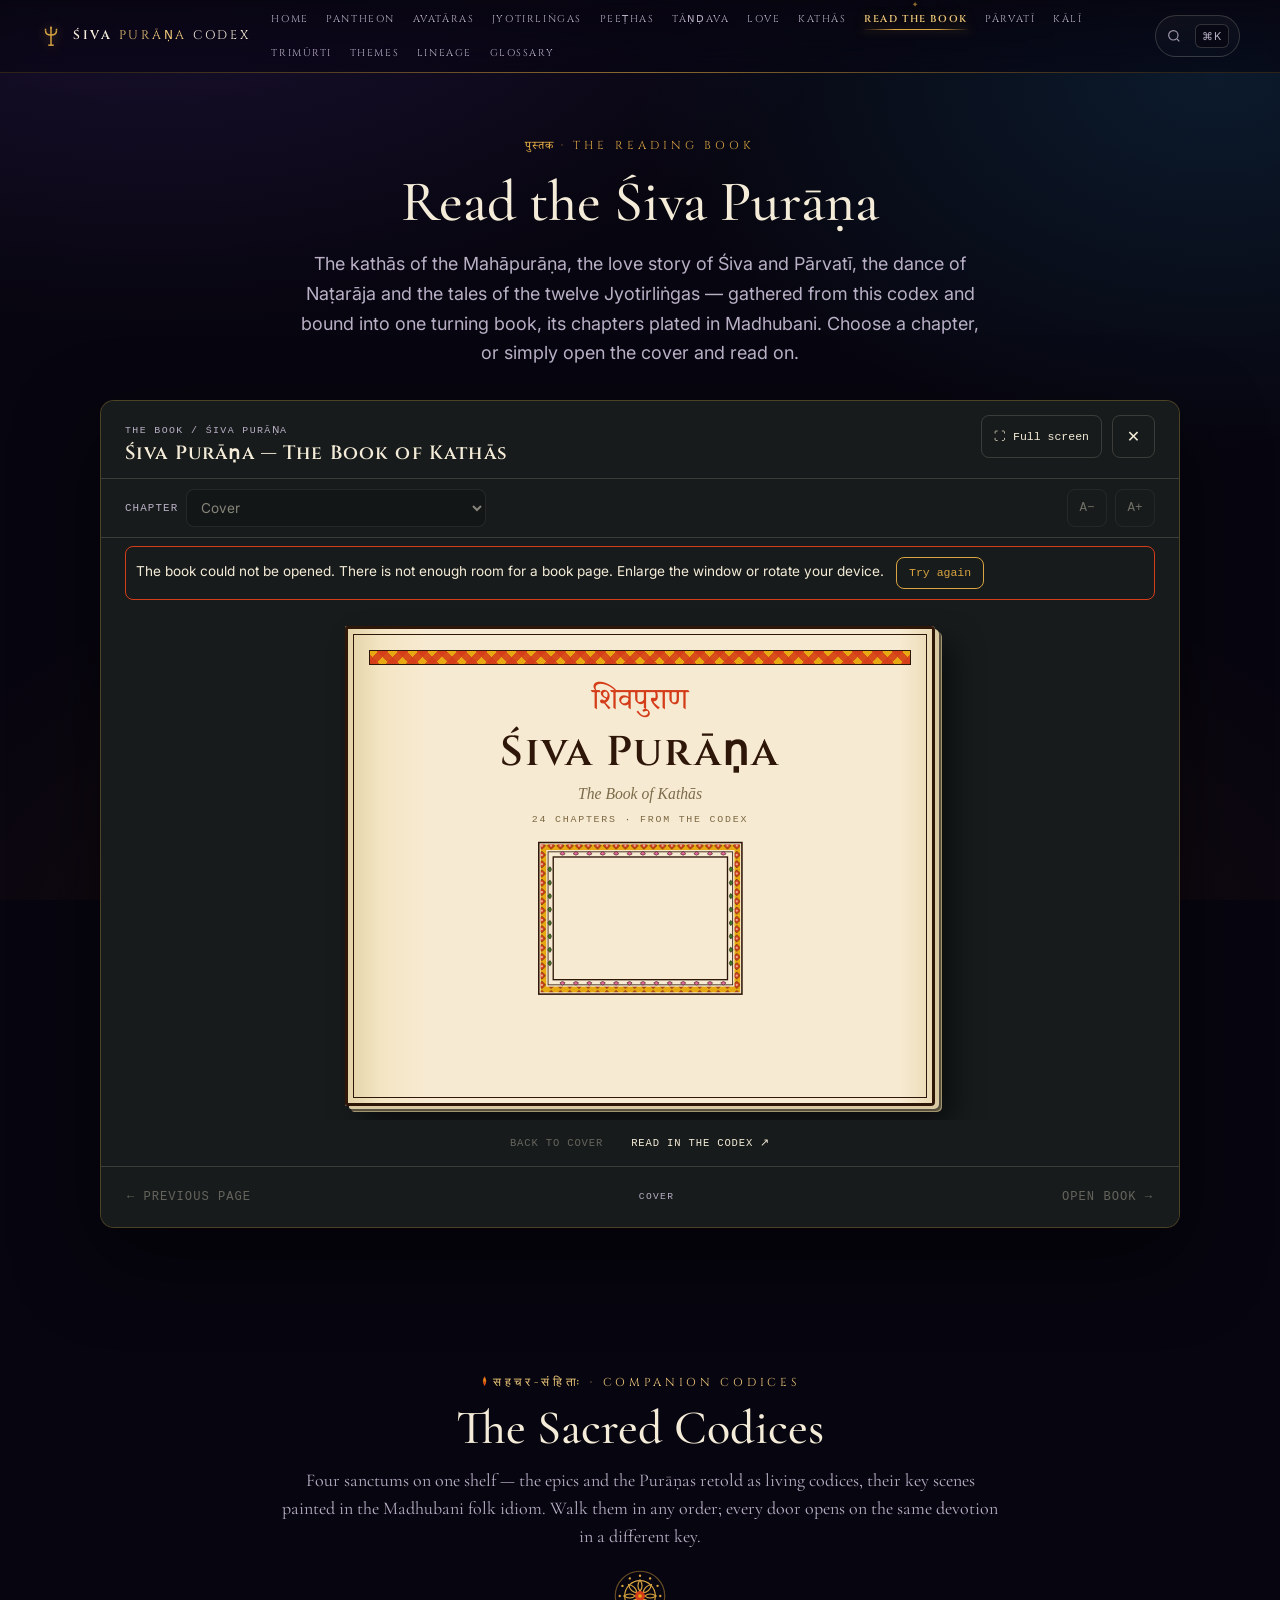
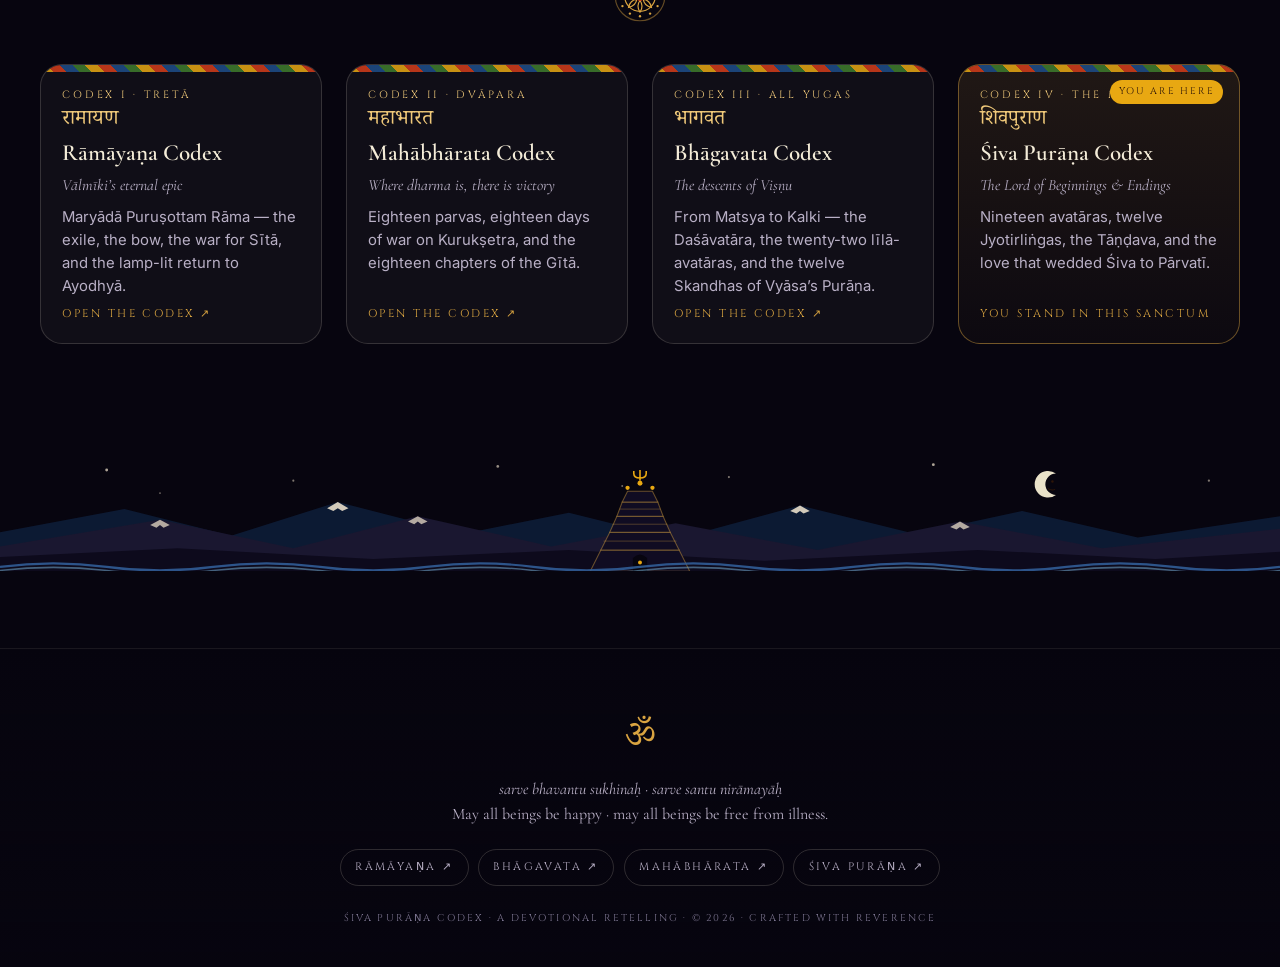
<file: book.html>
<!doctype html>
<html lang="en">
<head>
  <meta charset="utf-8" />
  <meta name="viewport" content="width=device-width, initial-scale=1" />
  <title>The Reading Book — Śiva Purāṇa Codex</title>
  <meta name="description" content="Read the Śiva Purāṇa as a turning book — the kathās of the Mahāpurāṇa, the love story of Śiva and Pārvatī, the Tāṇḍava of Naṭarāja and the tales of the twelve Jyotirliṅgas, with Madhubani plates." />
  <meta name="theme-color" content="#07050f" />

  <!-- Open Graph + Twitter -->
  <meta property="og:type" content="website" />
  <meta property="og:site_name" content="Śiva Purāṇa Codex" />
  <meta property="og:title" content="The Reading Book — Śiva Purāṇa Codex" />
  <meta property="og:description" content="A page-turning reading book of the Śiva Purāṇa — kathās, the love story, the dance and the twelve lights, gathered from the Codex." />
  <meta name="twitter:card" content="summary" />
  <meta name="twitter:title" content="The Reading Book — Śiva Purāṇa Codex" />
  <meta name="twitter:description" content="The kathās, the love story, the Tāṇḍava and the Jyotirliṅga tales — bound in one turning book." />

  <!-- Fonts -->
  <link rel="preconnect" href="https://fonts.googleapis.com" />
  <link rel="preconnect" href="https://fonts.gstatic.com" crossorigin />
  <link href="https://fonts.googleapis.com/css2?family=Cinzel:wght@400;500;600&family=Cormorant+Garamond:ital,wght@0,400;0,500;0,600;1,400;1,500&family=Inter:wght@400;500;600&family=Noto+Serif+Devanagari:wght@400;500;600&display=swap" rel="stylesheet" />

  <!-- Styles -->
  <link rel="stylesheet" href="assets/css/reset.css" />
  <link rel="stylesheet" href="assets/css/global.css" />
  <link rel="stylesheet" href="assets/css/search.css" />
  <link rel="stylesheet" href="assets/css/book.css" />
  <link rel="stylesheet" href="assets/css/madhubani.css" />
  <link rel="stylesheet" href="assets/css/divinity.css" />
</head>
<body>

  <a class="skip" href="#main" style="position:absolute;left:-9999px;">Skip to main content</a>

<!-- ============ HEADER ============ -->
  <header class="site-header">
    <div class="shell">
      <a class="brand" href="index.html" aria-label="Śiva Purāṇa Codex home">
        <svg class="trishul" viewBox="0 0 24 24" fill="none" stroke="currentColor" stroke-width="1.6" aria-hidden="true">
          <path d="M12 2v20" />
          <path d="M6 6c0 3 2 5 6 5s6-2 6-5" />
          <path d="M6 6v-2M18 6v-2M12 4v-2" />
          <path d="M9 22h6" />
        </svg>
        <span><strong>ŚIVA</strong>&nbsp;<em>PURĀṆA</em>&nbsp;CODEX</span>
      </a>

      <button class="nav-toggle" data-nav-toggle aria-expanded="false" aria-controls="primary-nav" aria-label="Toggle navigation">
        <svg viewBox="0 0 24 24" fill="none" stroke="currentColor" stroke-width="1.8" aria-hidden="true">
          <path d="M3 7h18M3 12h18M3 17h18" />
        </svg>
      </button>

      <nav class="site-nav" id="primary-nav" data-nav aria-label="Primary">
        <ul role="list">
          <li><a href="index.html">Home</a></li>
          <li><a href="characters.html">Pantheon</a></li>
          <li><a href="avatars.html">Avatāras</a></li>
          <li><a href="jyotirlingas.html">Jyotirliṅgas</a></li>
          <li><a href="shakti-peethas.html">Peeṭhas</a></li>
          <li><a href="tandava.html">Tāṇḍava</a></li>
          <li><a href="love-story.html">Love</a></li>
          <li><a href="stories.html">Kathās</a></li>
          <li><a href="book.html" aria-current="page">Read the Book</a></li>
          <li><a href="parvati.html">Pārvatī</a></li>
          <li><a href="kali.html">Kālī</a></li>
          <li><a href="trimurti.html">Trimūrti</a></li>
          <li><a href="themes.html">Themes</a></li>
          <li><a href="lineage.html">Lineage</a></li>
          <li><a href="glossary.html">Glossary</a></li>
        </ul>
      </nav>

      <button class="search-btn" type="button" data-search-open aria-label="Search the codex" title="Press / or Ctrl+K">
        <svg viewBox="0 0 24 24" fill="none" stroke="currentColor" stroke-width="1.8" aria-hidden="true">
          <circle cx="11" cy="11" r="7"/><path d="m20 20-3.5-3.5"/>
        </svg>
        <span class="search-btn__label">Search</span>
        <kbd class="search-btn__key">⌘K</kbd>
      </button>
    </div>
  </header>

  <main id="main">

    <!-- ============ INTRO ============ -->
    <section class="book-intro">
      <div class="shell">
        <p class="book-intro__eyebrow"><span class="deva">पुस्तक</span> · The Reading Book</p>
        <h1>Read the Śiva Purāṇa</h1>
        <p class="book-intro__lede">
          The kathās of the Mahāpurāṇa, the love story of Śiva and Pārvatī, the dance of Naṭarāja
          and the tales of the twelve Jyotirliṅgas — gathered from this codex and bound into one
          turning book, its chapters plated in Madhubani. Choose a chapter, or simply open the
          cover and read on.
        </p>
      </div>
    </section>

    <!-- ============ THE BOOK ============ -->
    <section class="book-section" aria-label="The Reading Book">
      <div class="reader" id="reader" aria-labelledby="reader-title">
        <div class="reader-viewport" id="reader-viewport">
          <header class="reader-header">
            <div>
              <span class="tiny-label" id="reader-number">The book / ŚIVA PURĀṆA</span>
              <h2 id="reader-title">Śiva Purāṇa — The Book of Kathās</h2>
            </div>
            <div class="reader-window-controls">
              <button class="reader-fullscreen" id="book-fullscreen" type="button" aria-pressed="false" aria-controls="reader"><span aria-hidden="true">⛶</span> <span id="book-fullscreen-label">Full screen</span></button>
              <a class="icon-button" id="close-reader" href="index.html" aria-label="Close book">✕</a>
            </div>
          </header>

          <div class="reader-toolbar">
            <label class="book-chapter-label"><span id="book-chapter-label">Chapter</span><select id="reader-chapter" aria-label="Chapter"></select></label>
            <div class="reader-text-controls" role="group" aria-label="Reading text size">
              <button type="button" id="smaller-text" aria-label="Decrease text size">A−</button>
              <button type="button" id="larger-text" aria-label="Increase text size">A+</button>
            </div>
          </div>

          <p class="book-view-status" id="book-view-status" role="status" hidden></p>
          <div id="reader-state" role="status" aria-live="polite"></div>

          <div class="book-stage" id="book-stage">
            <div class="book" id="book" tabindex="0" role="group" aria-label="Book. Use the arrow keys or swipe to turn pages.">
              <article class="book-page" id="book-page"></article>
              <div class="book-page book-measure" id="book-measure" aria-hidden="true"></div>
            </div>
          </div>

          <div class="book-reading-tools">
            <button class="text-link" id="book-cover" type="button">Back to cover</button>
            <a class="text-link" id="chapter-source" href="stories.html" target="_blank" rel="noopener">Read in the Codex ↗</a>
          </div>

          <footer class="reader-footer">
            <button class="text-link" id="previous-page" type="button" disabled>← Previous page</button>
            <span id="reader-position" class="tiny-label" role="status" aria-live="polite"></span>
            <button class="text-link" id="next-page" type="button" disabled>Open book →</button>
          </footer>
        </div>
      </div>
    </section>

<!-- ============ THE SACRED CODICES ============ -->
    <section class="codices" aria-labelledby="codices-head">
      <div class="shell">
        <div class="codices__head">
          <p class="codices__eyebrow"><svg class="tri-flame" viewBox="0 0 12 18" aria-hidden="true"><path d="M6 1 Q11 8 6 16 Q1 8 6 1Z" fill="#e8a812" stroke="#d43d1a" stroke-width="1"/><path d="M6 7 Q8.6 11 6 15 Q3.4 11 6 7Z" fill="#d43d1a"/></svg>सहचर-संहिताः · Companion Codices</p>
          <h2 id="codices-head" class="codices__title">The Sacred Codices</h2>
          <p class="codices__lede">Four sanctums on one shelf — the epics and the Purāṇas retold as living codices, their key scenes painted in the Madhubani folk idiom. Walk them in any order; every door opens on the same devotion in a different key.</p>
          <div class="mandala-divider" aria-hidden="true"><svg viewBox="0 0 60 60" fill="none" stroke="#d9a441" stroke-width="1.3" aria-hidden="true"><circle cx="30" cy="30" r="27.5" opacity=".45"/><circle cx="52.5" cy="30.0" r="1.3" fill="#d9a441" stroke="none"/><circle cx="49.5" cy="41.2" r="1.3" fill="#d9a441" stroke="none"/><circle cx="41.2" cy="49.5" r="1.3" fill="#d9a441" stroke="none"/><circle cx="30.0" cy="52.5" r="1.3" fill="#d9a441" stroke="none"/><circle cx="18.8" cy="49.5" r="1.3" fill="#d9a441" stroke="none"/><circle cx="10.5" cy="41.2" r="1.3" fill="#d9a441" stroke="none"/><circle cx="7.5" cy="30.0" r="1.3" fill="#d9a441" stroke="none"/><circle cx="10.5" cy="18.8" r="1.3" fill="#d9a441" stroke="none"/><circle cx="18.7" cy="10.5" r="1.3" fill="#d9a441" stroke="none"/><circle cx="30.0" cy="7.5" r="1.3" fill="#d9a441" stroke="none"/><circle cx="41.2" cy="10.5" r="1.3" fill="#d9a441" stroke="none"/><circle cx="49.5" cy="18.7" r="1.3" fill="#d9a441" stroke="none"/><circle cx="30" cy="30" r="17"/><path d="M30 12 Q34.5 19 30 25 Q25.5 19 30 12Z" transform="rotate(0 30 30)"/><path d="M30 12 Q34.5 19 30 25 Q25.5 19 30 12Z" transform="rotate(45 30 30)"/><path d="M30 12 Q34.5 19 30 25 Q25.5 19 30 12Z" transform="rotate(90 30 30)"/><path d="M30 12 Q34.5 19 30 25 Q25.5 19 30 12Z" transform="rotate(135 30 30)"/><path d="M30 12 Q34.5 19 30 25 Q25.5 19 30 12Z" transform="rotate(180 30 30)"/><path d="M30 12 Q34.5 19 30 25 Q25.5 19 30 12Z" transform="rotate(225 30 30)"/><path d="M30 12 Q34.5 19 30 25 Q25.5 19 30 12Z" transform="rotate(270 30 30)"/><path d="M30 12 Q34.5 19 30 25 Q25.5 19 30 12Z" transform="rotate(315 30 30)"/><circle cx="30" cy="30" r="5.5" fill="#d43d1a" stroke="none"/><circle cx="30" cy="30" r="2" fill="#e8a812" stroke="none"/></svg></div>
        </div>
        <div class="codices__grid">
          <a class="codex-link" href="https://unigalactix.github.io/RAMAYANA/" target="_blank" rel="noopener">
            <span class="codex-link__corner">Codex I · Tretā</span>
            <span class="codex-link__deva">रामायण</span>
            <span class="codex-link__title">Rāmāyaṇa Codex</span>
            <span class="codex-link__epithet">Vālmīki’s eternal epic</span>
            <span class="codex-link__desc">Maryādā Puruṣottam Rāma — the exile, the bow, the war for Sītā, and the lamp-lit return to Ayodhyā.</span>
            <span class="codex-link__cta">Open the Codex ↗</span>
          </a>
          <a class="codex-link" href="https://unigalactix.github.io/Mahabharat/" target="_blank" rel="noopener">
            <span class="codex-link__corner">Codex II · Dvāpara</span>
            <span class="codex-link__deva">महाभारत</span>
            <span class="codex-link__title">Mahābhārata Codex</span>
            <span class="codex-link__epithet">Where dharma is, there is victory</span>
            <span class="codex-link__desc">Eighteen parvas, eighteen days of war on Kurukṣetra, and the eighteen chapters of the Gītā.</span>
            <span class="codex-link__cta">Open the Codex ↗</span>
          </a>
          <a class="codex-link" href="https://unigalactix.github.io/BHAGAVATHAM/" target="_blank" rel="noopener">
            <span class="codex-link__corner">Codex III · All Yugas</span>
            <span class="codex-link__deva">भागवत</span>
            <span class="codex-link__title">Bhāgavata Codex</span>
            <span class="codex-link__epithet">The descents of Viṣṇu</span>
            <span class="codex-link__desc">From Matsya to Kalki — the Daśāvatāra, the twenty-two līlā-avatāras, and the twelve Skandhas of Vyāsa’s Purāṇa.</span>
            <span class="codex-link__cta">Open the Codex ↗</span>
          </a>
          <div class="codex-link codex-link--current" aria-current="page">
            <span class="codex-link__here">You are here</span>
            <span class="codex-link__corner">Codex IV · The Mountain</span>
            <span class="codex-link__deva">शिवपुराण</span>
            <span class="codex-link__title">Śiva Purāṇa Codex</span>
            <span class="codex-link__epithet">The Lord of Beginnings &amp; Endings</span>
            <span class="codex-link__desc">Nineteen avatāras, twelve Jyotirliṅgas, the Tāṇḍava, and the love that wedded Śiva to Pārvatī.</span>
            <span class="codex-link__cta">You stand in this sanctum</span>
          </div>
        </div>
      </div>
    </section>
  </main>


<!-- ============ KAILĀSA BAND — the mountain above the footer ============ -->
  <div class="kailasa-band" aria-hidden="true">
    <svg viewBox="0 0 1440 132" preserveAspectRatio="none" aria-hidden="true" focusable="false">
      <g fill="#f7ead2">
        <circle cx="120" cy="18" r="1.6" opacity=".7"/><circle cx="330" cy="30" r="1.2" opacity=".5"/>
        <circle cx="560" cy="14" r="1.5" opacity=".6"/><circle cx="820" cy="26" r="1.2" opacity=".5"/>
        <circle cx="1050" cy="12" r="1.6" opacity=".7"/><circle cx="1360" cy="30" r="1.3" opacity=".5"/>
        <circle cx="700" cy="36" r="1.1" opacity=".45"/><circle cx="180" cy="44" r="1.1" opacity=".4"/>
      </g>
      <path d="M1188 22 A15 15 0 1 0 1188 46 A11.5 11.5 0 1 1 1188 22Z" fill="#fdf6da" opacity=".92"/>
      <circle cx="1184" cy="31" r="1.4" fill="#2e1608"/><path d="M1179 39 q4 2.6 8 .8" fill="none" stroke="#2e1608" stroke-width="1.2"/>
      <path d="M0 132 L0 88 L140 62 L260 92 L380 54 L520 90 L640 66 L760 96 L900 58 L1030 90 L1150 64 L1280 94 L1440 70 L1440 132Z" fill="#1d4e89" opacity=".30"/>
      <path d="M368 61 L380 54 L392 61 L385 64 L380 61 L375 64Z" fill="#f7ead2" opacity=".85"/>
      <path d="M889 64 L900 58 L911 64 L904 67 L900 64 L896 67Z" fill="#f7ead2" opacity=".85"/>
      <path d="M0 132 L0 104 L180 74 L330 106 L470 70 L620 104 L760 78 L920 108 L1080 76 L1240 106 L1440 84 L1440 132Z" fill="#1a1730"/>
      <path d="M169 80 L180 74 L191 80 L184 83 L180 80 L176 83Z" fill="#f7ead2" opacity=".7"/>
      <path d="M459 76 L470 70 L481 76 L474 79 L470 76 L466 79Z" fill="#f7ead2" opacity=".7"/>
      <path d="M1069 82 L1080 76 L1091 82 L1084 85 L1080 82 L1076 85Z" fill="#f7ead2" opacity=".7"/>
      <path d="M0 132 L0 116 L200 106 L420 118 L640 108 L860 120 L1100 108 L1300 118 L1440 110 L1440 132Z" fill="#0d0a1c"/>
      <g fill="#100c22" stroke="rgba(217,164,65,.45)" stroke-width="1.2">
        <path d="M664 132 L776 132 L764 108 L676 108Z"/>
        <path d="M676 108 L764 108 L754 88 L686 88Z"/>
        <path d="M686 88 L754 88 L746 70 L694 70Z"/>
        <path d="M694 70 L746 70 L740 54 L700 54Z"/>
        <path d="M700 54 L740 54 L734 42 L706 42Z"/>
      </g>
      <g stroke="rgba(217,164,65,.35)" stroke-width="1"><line x1="679" y1="98" x2="761" y2="98"/><line x1="689" y1="79" x2="751" y2="79"/><line x1="697" y1="62" x2="743" y2="62"/></g>
      <g fill="#e8a812"><circle cx="706" cy="38" r="2.4"/><circle cx="720" cy="33" r="2.8"/><circle cx="734" cy="38" r="2.4"/></g>
      <path d="M720 30 v-12 M713 22 q0 5 7 5 q7 0 7 -5 M713 22 v-3 M727 22 v-3" fill="none" stroke="#e8a812" stroke-width="1.8"/>
      <path d="M712 132 L712 117 Q720 109 728 117 L728 132Z" fill="#07050f"/>
      <circle cx="720" cy="122" r="2.2" fill="#e8a812"/>
      <path d="M0 127 Q60 119 120 127 T240 127 T360 127 T480 127 T600 127 T720 127 T840 127 T960 127 T1080 127 T1200 127 T1320 127 T1440 127" fill="none" stroke="#33629e" stroke-width="2.4" opacity=".85"/>
      <path d="M0 131 Q60 124 120 131 T240 131 T360 131 T480 131 T600 131 T720 131 T840 131 T960 131 T1080 131 T1200 131 T1320 131 T1440 131" fill="none" stroke="#7db8dd" stroke-width="1.8" opacity=".5"/>
    </svg>
  </div>

  <footer class="site-footer">
    <div class="shell">
      <div class="om" aria-hidden="true">ॐ</div>
      <p><em>sarve bhavantu sukhinaḥ · sarve santu nirāmayāḥ</em></p>
      <p>May all beings be happy · may all beings be free from illness.</p>

      <div class="sister">
        <a href="https://unigalactix.github.io/RAMAYANA/"   target="_blank" rel="noopener">Rāmāyaṇa ↗</a>
        <a href="https://unigalactix.github.io/BHAGAVATHAM/" target="_blank" rel="noopener">Bhāgavata ↗</a>
        <a href="https://unigalactix.github.io/Mahabharat/" target="_blank" rel="noopener">Mahābhārata ↗</a>
        <a href="https://unigalactix.github.io/ShivaPuran/" target="_blank" rel="noopener">Śiva Purāṇa ↗</a>
      </div>

      <small>ŚIVA PURĀṆA CODEX · A DEVOTIONAL RETELLING · © <span data-year>2026</span> · CRAFTED WITH REVERENCE</small>
    </div>
  </footer>

  <script src="assets/js/main.js" defer></script>
  <script src="assets/js/search.js" defer></script>
  <script src="assets/js/madhubani-scenes.js" defer></script>
  <script src="assets/js/portraits.js" defer></script>
  <script src="assets/js/book-data.js" defer></script>
  <script src="assets/js/book.js" defer></script>
</body>
</html>
</file>
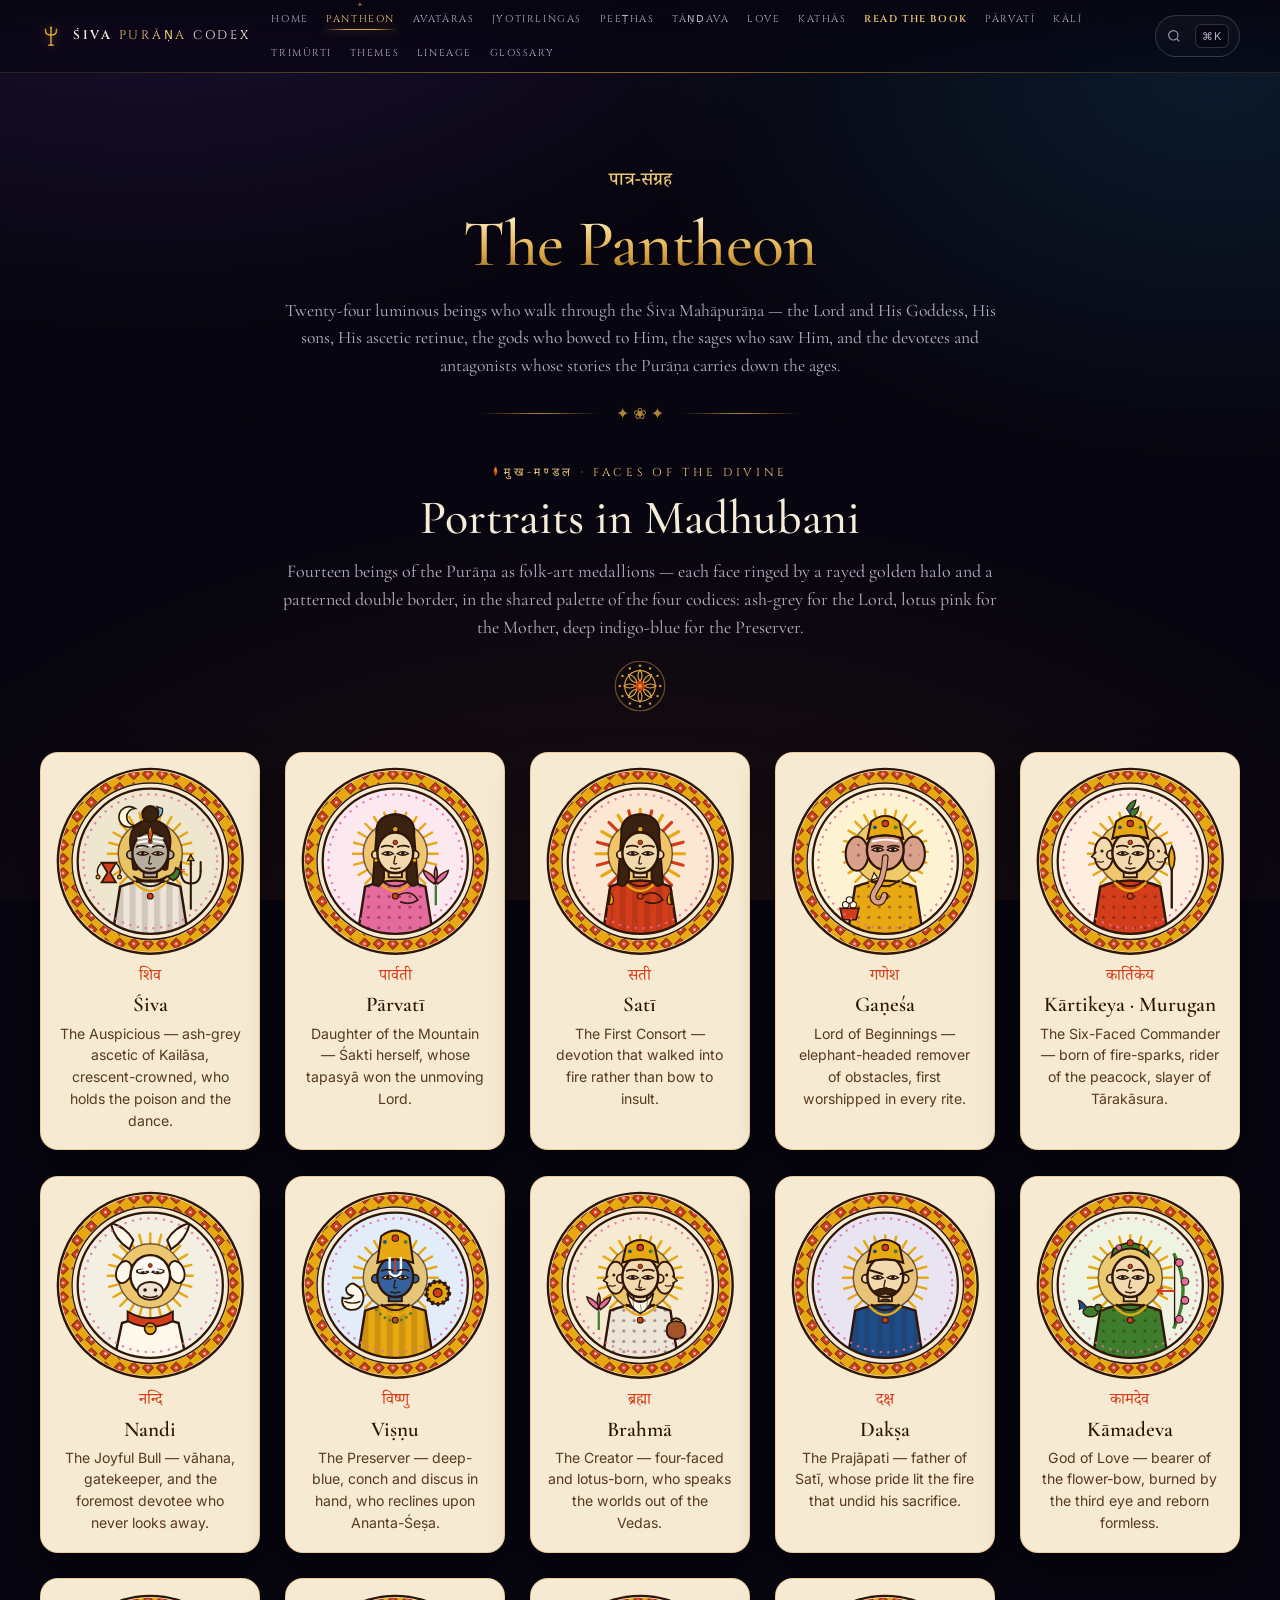
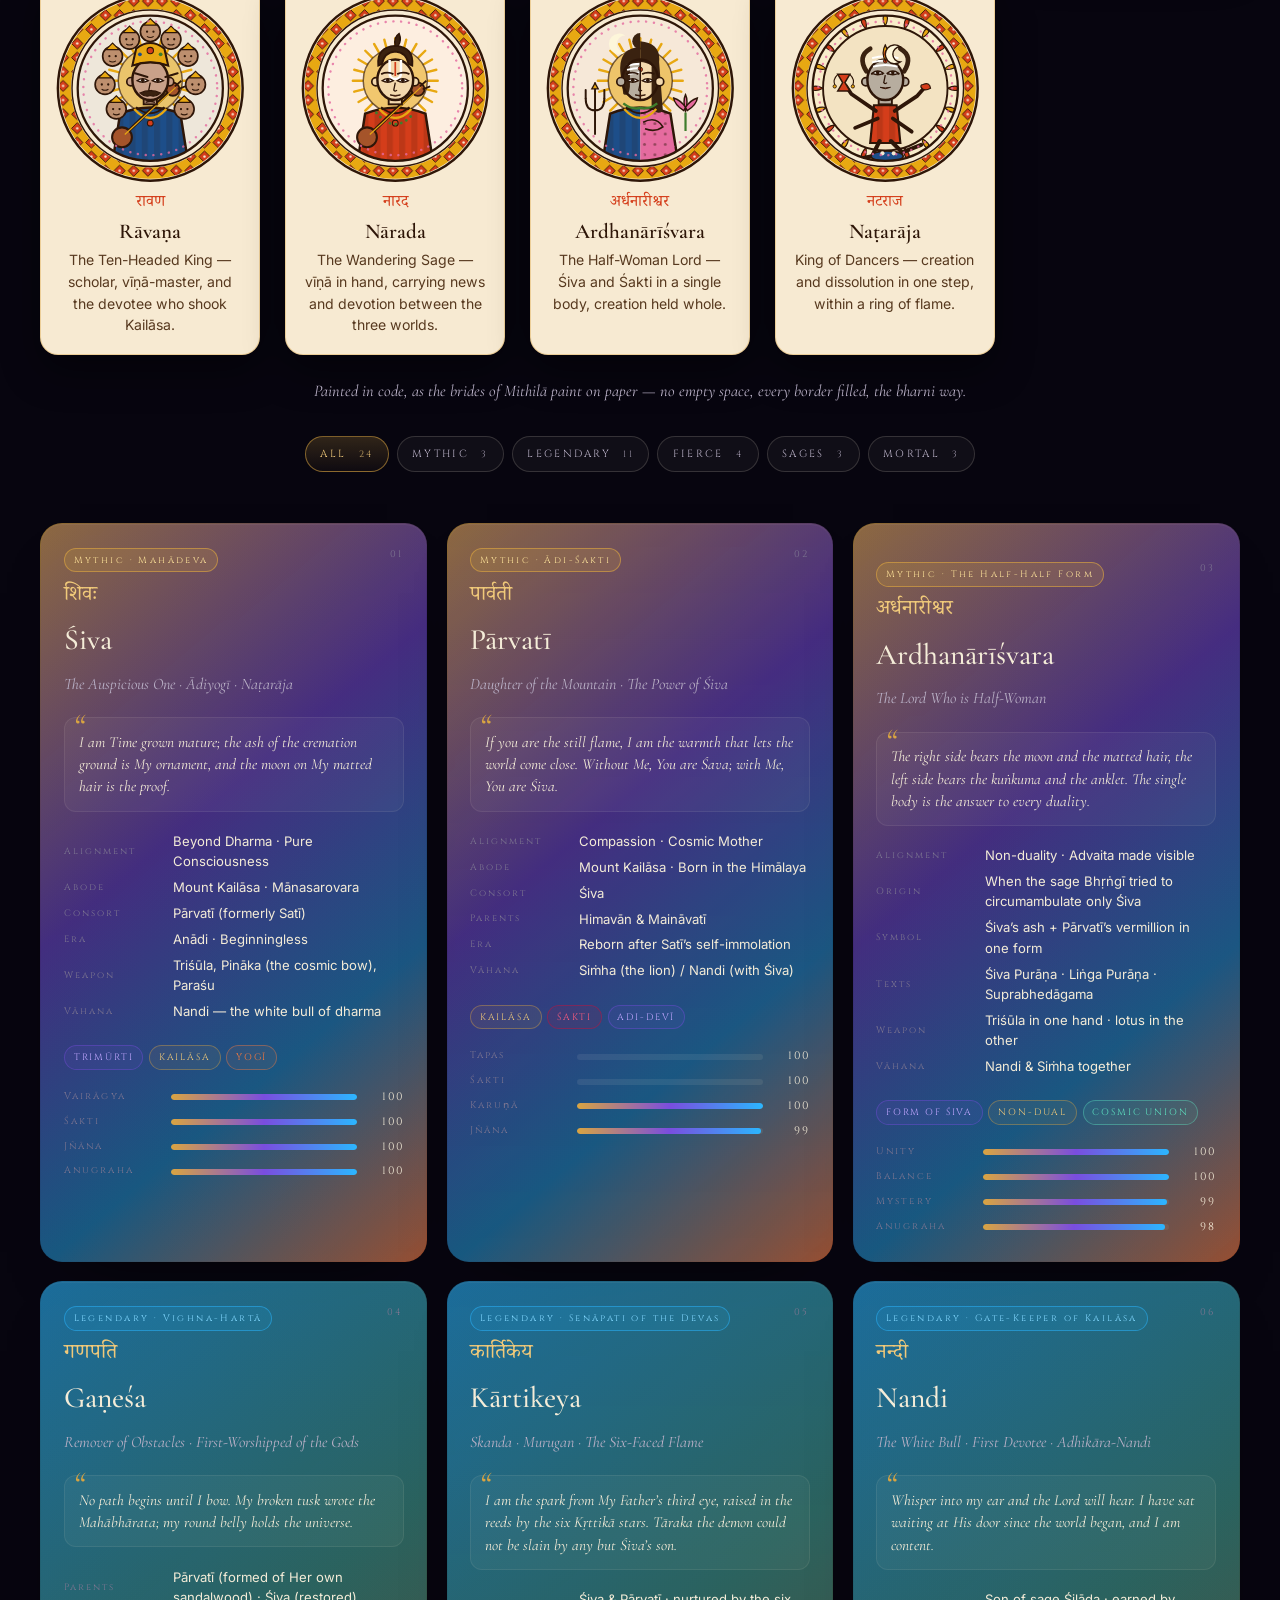
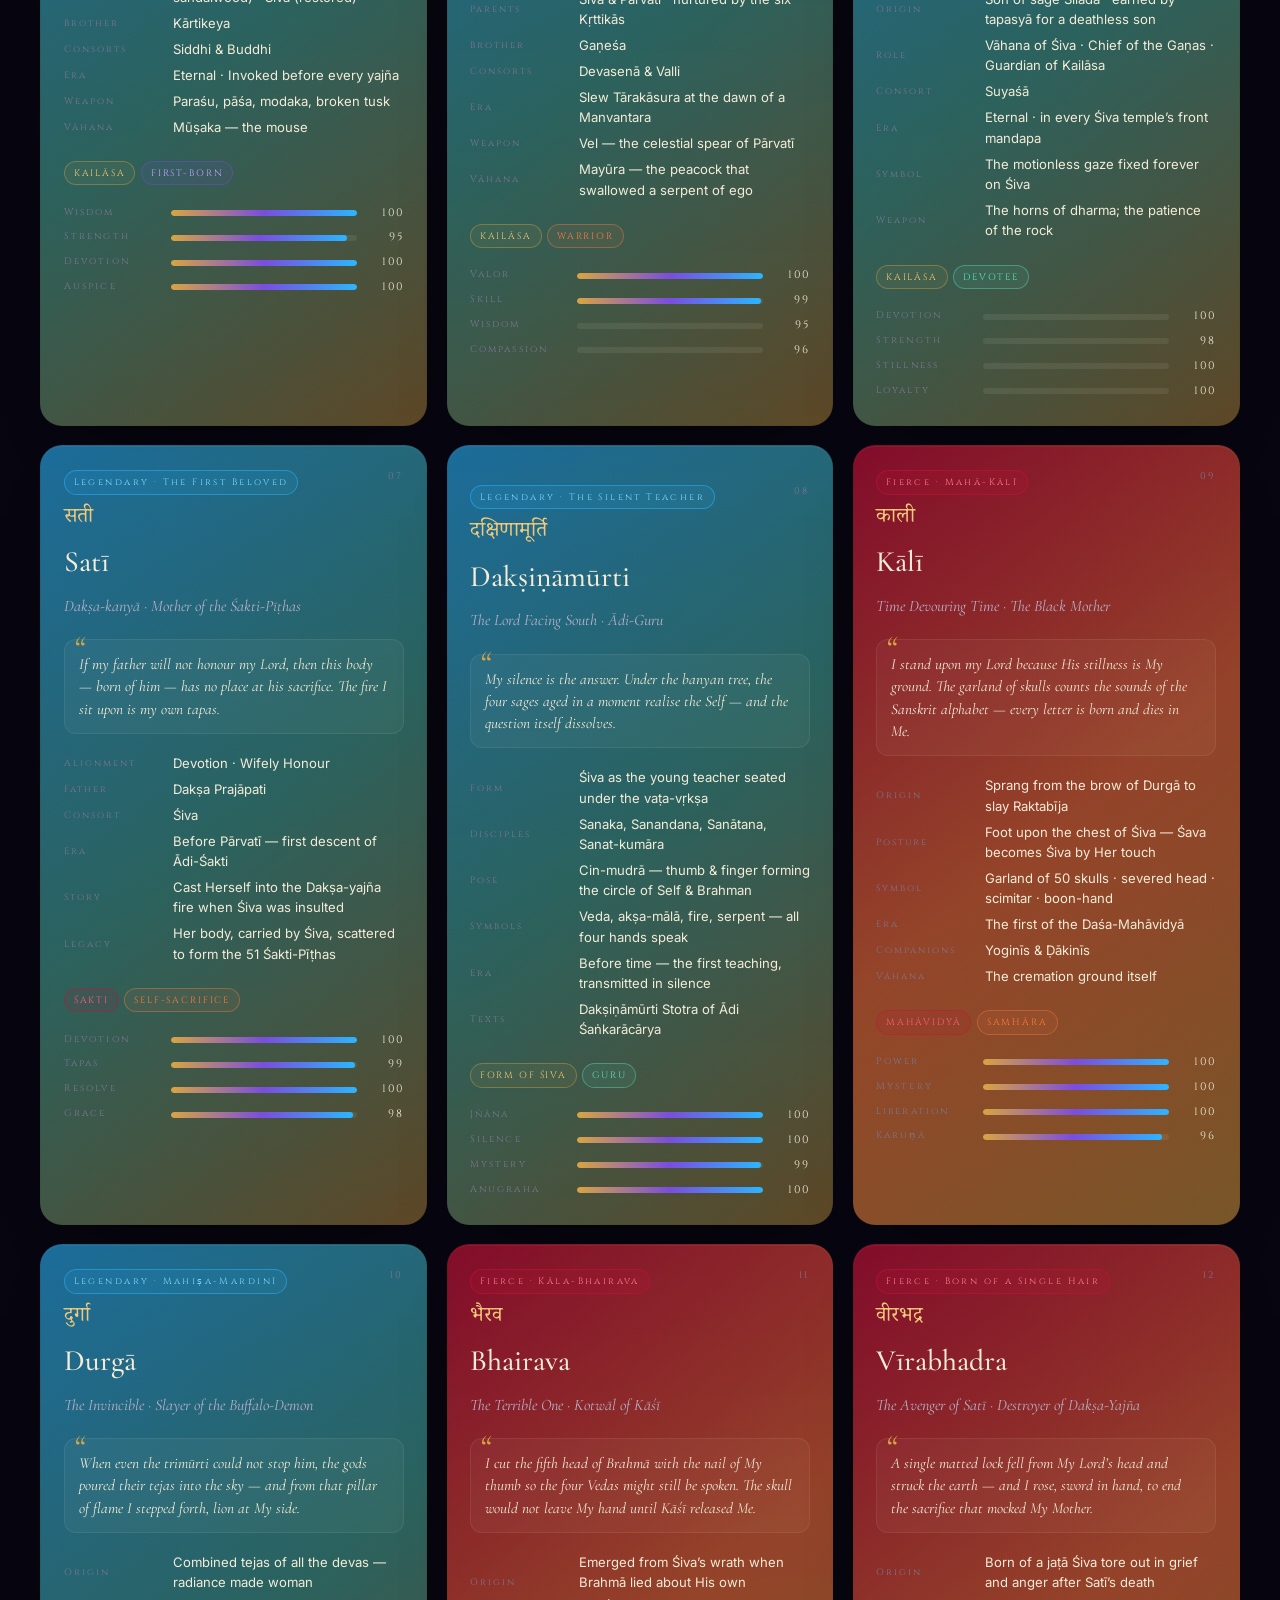
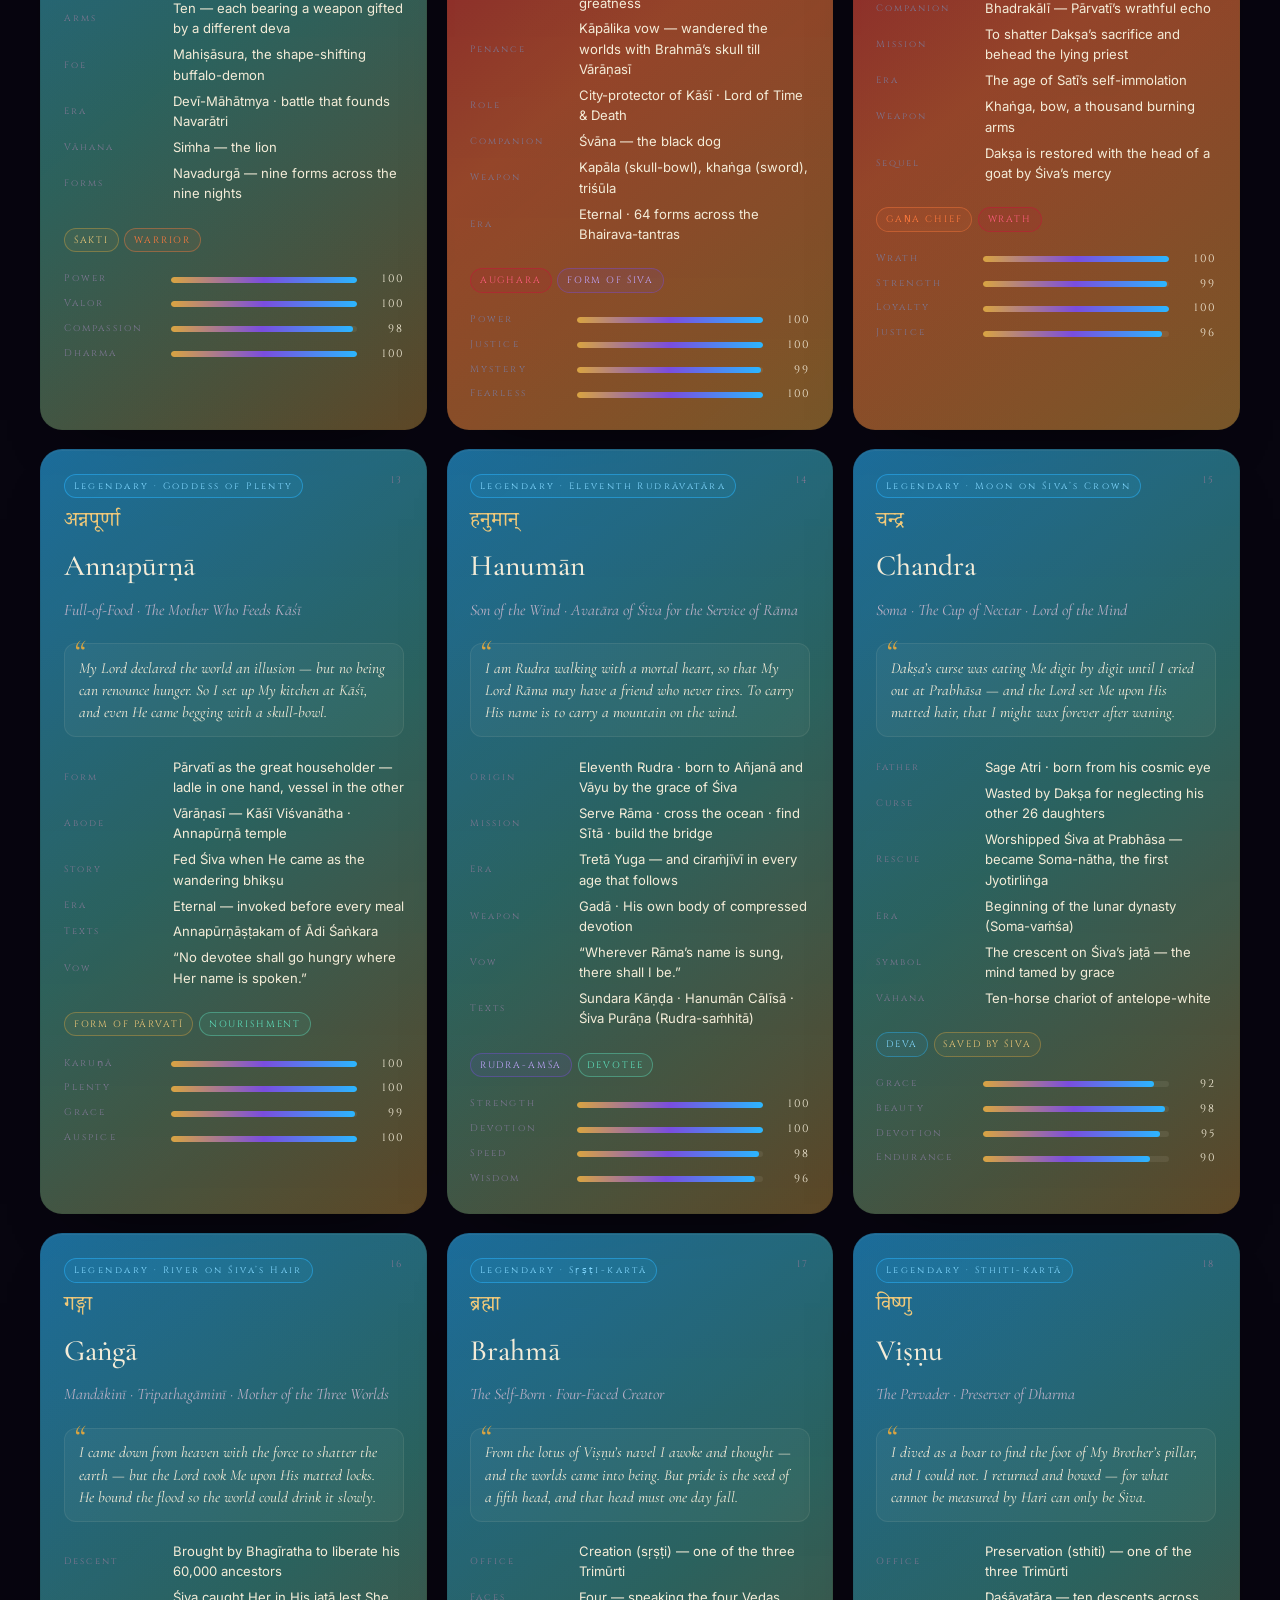
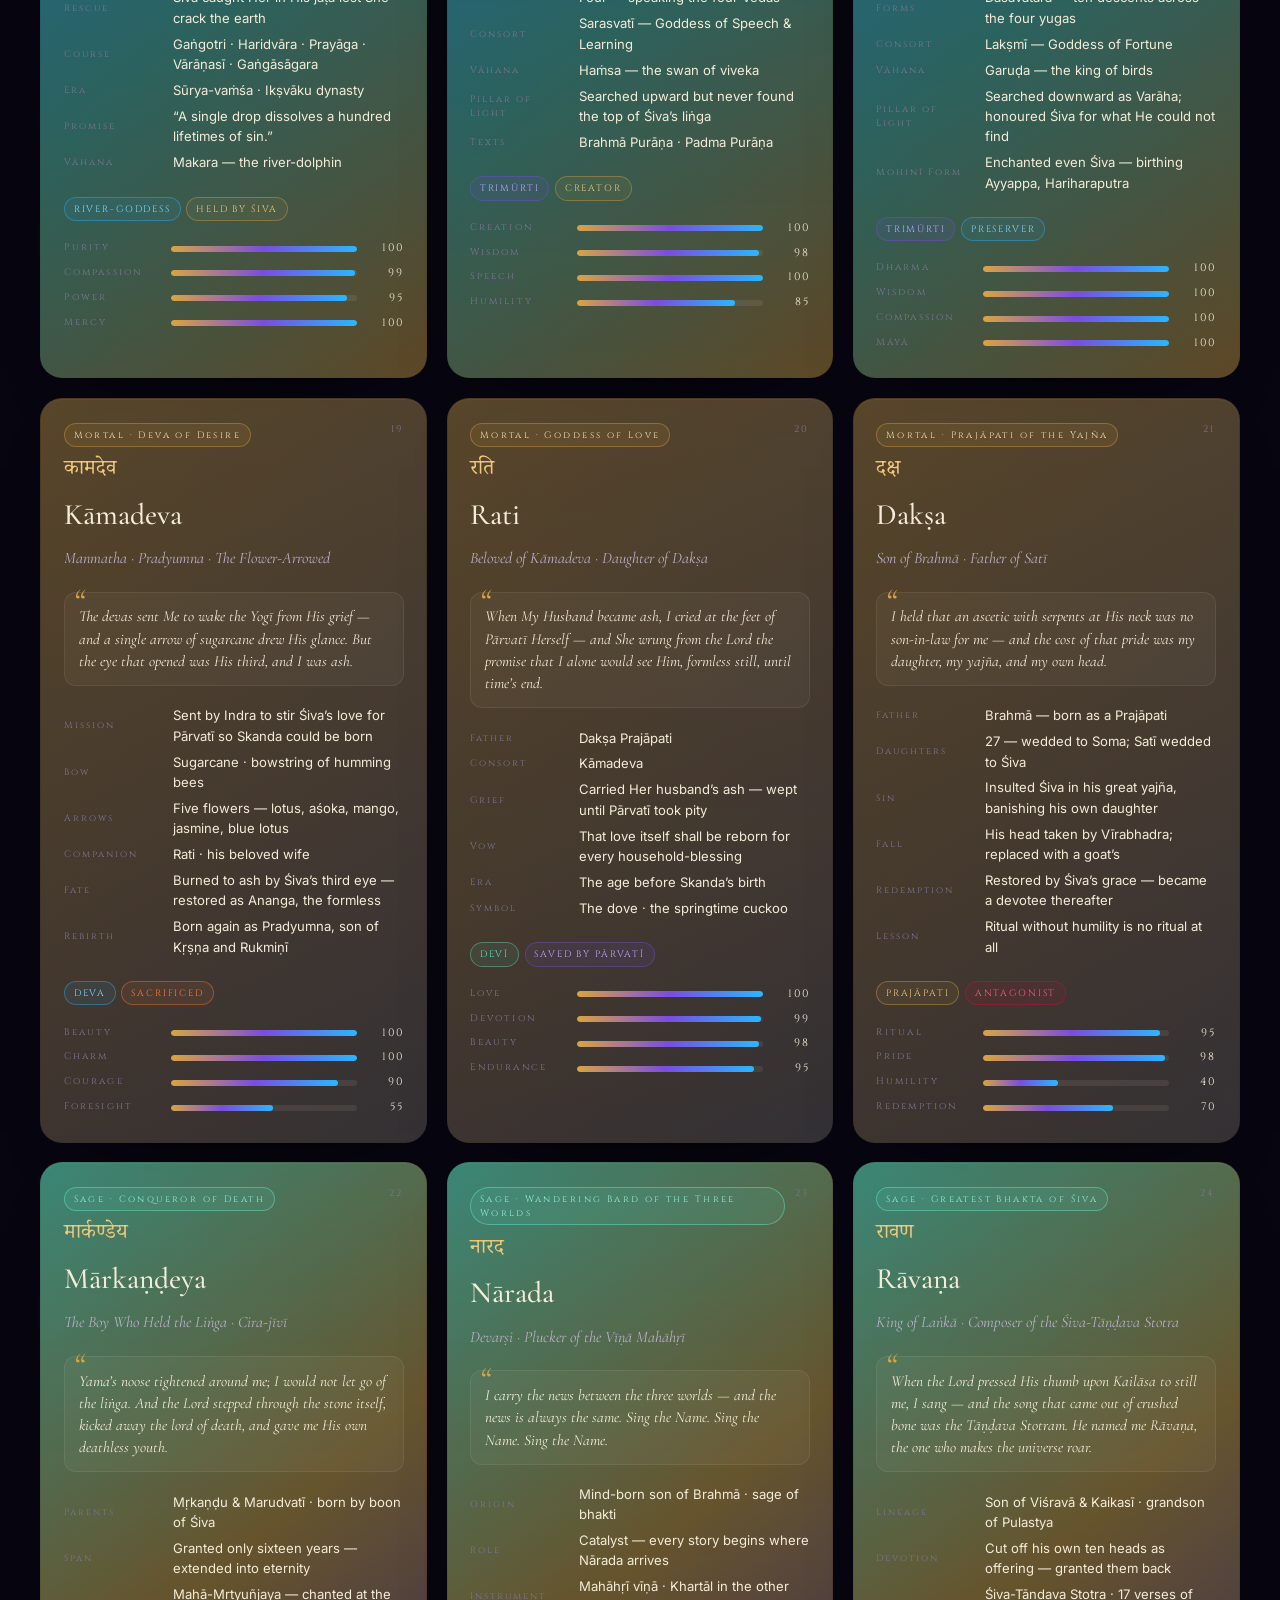
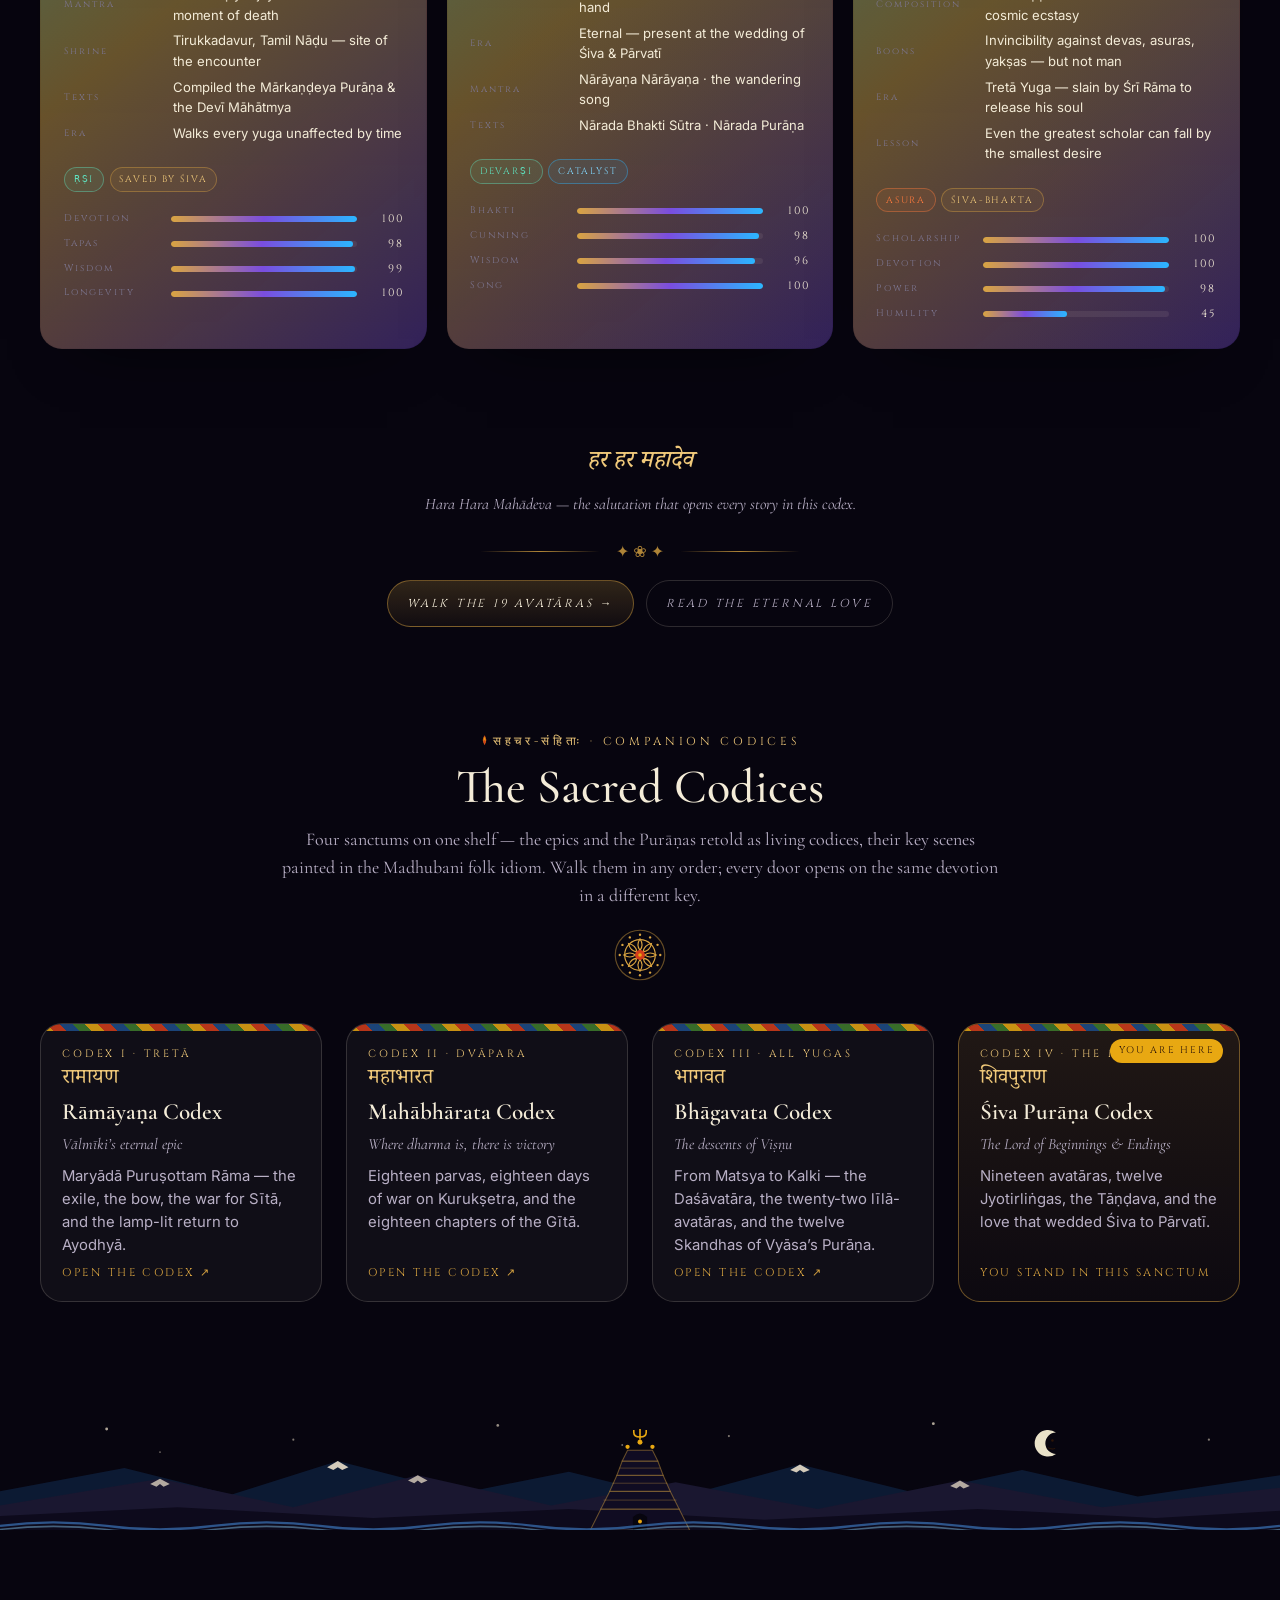
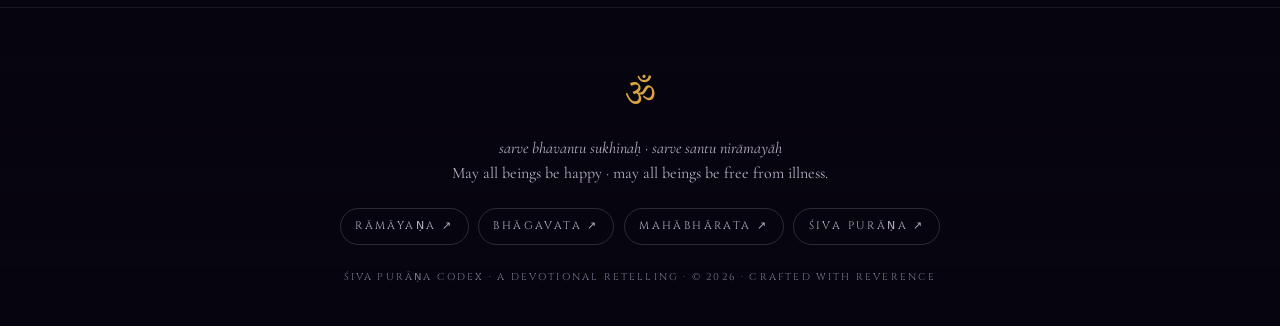
<file: characters.html>
<!doctype html>
<html lang="en">
<head>
  <meta charset="utf-8" />
  <meta name="viewport" content="width=device-width, initial-scale=1" />
  <title>The Pantheon — Śiva Purāṇa Codex</title>
  <meta name="description" content="The holographic character codex of the Śiva Purāṇa — Mahādeva, Pārvatī, Gaṇeśa, Kārtikeya, Kālī, Bhairava, Nandi, Sati, Vīrabhadra, and the saints, sages, and devotees of the cosmic mountain Kailāsa." />
  <meta name="theme-color" content="#07050f" />

  <!-- Open Graph + Twitter -->
  <meta property="og:type" content="website" />
  <meta property="og:site_name" content="Śiva Purāṇa Codex" />
  <meta property="og:title" content="The Pantheon — Śiva Purāṇa Codex" />
  <meta property="og:description" content="Holographic character codex — Mahādeva, Pārvatī, Gaṇeśa, Kārtikeya, Kālī, Bhairava, Nandi, and the saints of Kailāsa." />
  <meta name="twitter:card" content="summary" />
  <meta name="twitter:title" content="The Pantheon of the Śiva Purāṇa" />
  <meta name="twitter:description" content="The cast of Kailāsa, filterable by realm." />

  <!-- Fonts -->
  <link rel="preconnect" href="https://fonts.googleapis.com" />
  <link rel="preconnect" href="https://fonts.gstatic.com" crossorigin />
  <link href="https://fonts.googleapis.com/css2?family=Cinzel:wght@400;500;600&family=Cormorant+Garamond:ital,wght@0,400;0,500;0,600;1,400;1,500&family=Inter:wght@400;500;600&family=Noto+Serif+Devanagari:wght@400;500;600&display=swap" rel="stylesheet" />

  <!-- Styles -->
  <link rel="stylesheet" href="assets/css/reset.css" />
  <link rel="stylesheet" href="assets/css/global.css" />
  <link rel="stylesheet" href="assets/css/search.css" />
  <link rel="stylesheet" href="assets/css/pages/characters.css" />
  <link rel="stylesheet" href="assets/css/divinity.css" />
</head>
<body>

  <a class="skip" href="#main" style="position:absolute;left:-9999px;">Skip to main content</a>

  <!-- ============ HEADER ============ -->
  <header class="site-header">
    <div class="shell">
      <a class="brand" href="index.html" aria-label="Śiva Purāṇa Codex home">
        <svg class="trishul" viewBox="0 0 24 24" fill="none" stroke="currentColor" stroke-width="1.6" aria-hidden="true">
          <path d="M12 2v20" />
          <path d="M6 6c0 3 2 5 6 5s6-2 6-5" />
          <path d="M6 6v-2M18 6v-2M12 4v-2" />
          <path d="M9 22h6" />
        </svg>
        <span><strong>ŚIVA</strong>&nbsp;<em>PURĀṆA</em>&nbsp;CODEX</span>
      </a>

      <button class="nav-toggle" data-nav-toggle aria-expanded="false" aria-controls="primary-nav" aria-label="Toggle navigation">
        <svg viewBox="0 0 24 24" fill="none" stroke="currentColor" stroke-width="1.8" aria-hidden="true">
          <path d="M3 7h18M3 12h18M3 17h18" />
        </svg>
      </button>

      <nav class="site-nav" id="primary-nav" data-nav aria-label="Primary">
        <ul role="list">
          <li><a href="index.html">Home</a></li>
          <li><a href="characters.html"   aria-current="page">Pantheon</a></li>
          <li><a href="avatars.html">Avatāras</a></li>
          <li><a href="jyotirlingas.html">Jyotirliṅgas</a></li>
          <li><a href="shakti-peethas.html">Peeṭhas</a></li>
          <li><a href="tandava.html">Tāṇḍava</a></li>
          <li><a href="love-story.html">Love</a></li>
          <li><a href="stories.html">Kathās</a></li>
          <li><a href="book.html">Read the Book</a></li>
          <li><a href="parvati.html">Pārvatī</a></li>
          <li><a href="kali.html">Kālī</a></li>
          <li><a href="trimurti.html">Trimūrti</a></li>
          <li><a href="themes.html">Themes</a></li>
          <li><a href="lineage.html">Lineage</a></li>
          <li><a href="glossary.html">Glossary</a></li>
        </ul>
      </nav>

      <button class="search-btn" type="button" data-search-open aria-label="Search the codex" title="Press / or Ctrl+K">
        <svg viewBox="0 0 24 24" fill="none" stroke="currentColor" stroke-width="1.8" aria-hidden="true">
          <circle cx="11" cy="11" r="7"/><path d="m20 20-3.5-3.5"/>
        </svg>
        <span class="search-btn__label">Search</span>
        <kbd class="search-btn__key">⌘K</kbd>
      </button>
    </div>
  </header>

  <main id="main">

    <!-- ============ HERO ============ -->
    <section class="pantheon-hero">
      <div class="shell">
        <p class="deva">पात्र-संग्रह</p>
        <h1 class="gold-text">The Pantheon</h1>
        <p>
          Twenty-four luminous beings who walk through the Śiva Mahāpurāṇa — the Lord and His
          Goddess, His sons, His ascetic retinue, the gods who bowed to Him, the sages who saw
          Him, and the devotees and antagonists whose stories the Purāṇa carries down the ages.
        </p>
        <div class="divider" aria-hidden="true">✦ ❀ ✦</div>
      </div>
    </section>

    <!-- ============ FACES OF THE DIVINE — MADHUBANI PORTRAITS ============ -->
    <section class="shell" id="portraits" aria-labelledby="portraits-head">
      <div class="codices__head">
        <p class="codices__eyebrow"><svg class="tri-flame" viewBox="0 0 12 18" aria-hidden="true"><path d="M6 1 Q11 8 6 16 Q1 8 6 1Z" fill="#e8a812" stroke="#d43d1a" stroke-width="1"/><path d="M6 7 Q8.6 11 6 15 Q3.4 11 6 7Z" fill="#d43d1a"/></svg>मुख-मण्डल · Faces of the Divine</p>
        <h2 id="portraits-head" class="codices__title">Portraits in Madhubani</h2>
        <p class="codices__lede">Fourteen beings of the Purāṇa as folk-art medallions — each face ringed by a rayed golden halo and a patterned double border, in the shared palette of the four codices: ash-grey for the Lord, lotus pink for the Mother, deep indigo-blue for the Preserver.</p>
        <div class="mandala-divider" aria-hidden="true"><svg viewBox="0 0 60 60" fill="none" stroke="#d9a441" stroke-width="1.3" aria-hidden="true"><circle cx="30" cy="30" r="27.5" opacity=".45"/><circle cx="52.5" cy="30.0" r="1.3" fill="#d9a441" stroke="none"/><circle cx="49.5" cy="41.2" r="1.3" fill="#d9a441" stroke="none"/><circle cx="41.2" cy="49.5" r="1.3" fill="#d9a441" stroke="none"/><circle cx="30.0" cy="52.5" r="1.3" fill="#d9a441" stroke="none"/><circle cx="18.8" cy="49.5" r="1.3" fill="#d9a441" stroke="none"/><circle cx="10.5" cy="41.2" r="1.3" fill="#d9a441" stroke="none"/><circle cx="7.5" cy="30.0" r="1.3" fill="#d9a441" stroke="none"/><circle cx="10.5" cy="18.8" r="1.3" fill="#d9a441" stroke="none"/><circle cx="18.7" cy="10.5" r="1.3" fill="#d9a441" stroke="none"/><circle cx="30.0" cy="7.5" r="1.3" fill="#d9a441" stroke="none"/><circle cx="41.2" cy="10.5" r="1.3" fill="#d9a441" stroke="none"/><circle cx="49.5" cy="18.7" r="1.3" fill="#d9a441" stroke="none"/><circle cx="30" cy="30" r="17"/><path d="M30 12 Q34.5 19 30 25 Q25.5 19 30 12Z" transform="rotate(0 30 30)"/><path d="M30 12 Q34.5 19 30 25 Q25.5 19 30 12Z" transform="rotate(45 30 30)"/><path d="M30 12 Q34.5 19 30 25 Q25.5 19 30 12Z" transform="rotate(90 30 30)"/><path d="M30 12 Q34.5 19 30 25 Q25.5 19 30 12Z" transform="rotate(135 30 30)"/><path d="M30 12 Q34.5 19 30 25 Q25.5 19 30 12Z" transform="rotate(180 30 30)"/><path d="M30 12 Q34.5 19 30 25 Q25.5 19 30 12Z" transform="rotate(225 30 30)"/><path d="M30 12 Q34.5 19 30 25 Q25.5 19 30 12Z" transform="rotate(270 30 30)"/><path d="M30 12 Q34.5 19 30 25 Q25.5 19 30 12Z" transform="rotate(315 30 30)"/><circle cx="30" cy="30" r="5.5" fill="#d43d1a" stroke="none"/><circle cx="30" cy="30" r="2" fill="#e8a812" stroke="none"/></svg></div>
      </div>
      <div class="pt-grid" data-portraits></div>
      <p class="pt-note">Painted in code, as the brides of Mithilā paint on paper — no empty space, every border filled, the bharni way.</p>
    </section>


    <!-- ============ FILTER BAR ============ -->
    <section class="shell" aria-labelledby="filter-head">
      <h2 id="filter-head" class="sr-only" style="position:absolute;left:-9999px;">Filter the pantheon</h2>
      <div class="filterbar" data-filterbar role="tablist">
        <button class="filter-chip is-active" data-filter="all"        data-filter-key="all">All <span class="n">24</span></button>
        <button class="filter-chip"           data-filter="mythic"     data-filter-key="tier">Mythic <span class="n">3</span></button>
        <button class="filter-chip"           data-filter="legendary"  data-filter-key="tier">Legendary <span class="n">11</span></button>
        <button class="filter-chip"           data-filter="fierce"     data-filter-key="tier">Fierce <span class="n">4</span></button>
        <button class="filter-chip"           data-filter="sage"       data-filter-key="tier">Sages <span class="n">3</span></button>
        <button class="filter-chip"           data-filter="mortal"     data-filter-key="tier">Mortal <span class="n">3</span></button>
      </div>
    </section>


    <!-- ============ THE CODEX GRID ============ -->
    <section class="shell" aria-labelledby="grid-head">
      <h2 id="grid-head" class="sr-only" style="position:absolute;left:-9999px;">Character cards</h2>

      <div class="codex-grid">

        <!-- ============ 01 · ŚIVA ============ -->
        <article class="ccard ccard--mythic" data-tier="mythic" id="shiva">
          <div class="ccard__top">
            <span class="ccard__tier">Mythic · Mahādeva</span>
            <span class="ccard__num">01</span>
          </div>
          <p class="ccard__deva">शिवः</p>
          <h3 class="ccard__name">Śiva</h3>
          <p class="ccard__epithet">The Auspicious One · Ādiyogī · Naṭarāja</p>

          <p class="ccard__quote">I am Time grown mature; the ash of the cremation ground is My ornament, and the moon on My matted hair is the proof.</p>

          <dl class="ccard__meta">
            <dt>Alignment</dt><dd>Beyond Dharma · Pure Consciousness</dd>
            <dt>Abode</dt><dd>Mount Kailāsa · Mānasarovara</dd>
            <dt>Consort</dt><dd>Pārvatī (formerly Satī)</dd>
            <dt>Era</dt><dd>Anādi · Beginningless</dd>
            <dt>Weapon</dt><dd>Triśūla, Pināka (the cosmic bow), Paraśu</dd>
            <dt>Vāhana</dt><dd>Nandi — the white bull of dharma</dd>
          </dl>

          <div class="ccard__lineage">
            <span class="chip chip--violet">Trimūrti</span>
            <span class="chip chip--gold">Kailāsa</span>
            <span class="chip chip--fire">Yogī</span>
          </div>

          <div class="ccard__stats">
            <div class="ccard__stat"><span>Vairāgya</span><span class="ccard__bar"><i data-value="100"></i></span><span class="ccard__num-stat">100</span></div>
            <div class="ccard__stat"><span>Śakti</span>   <span class="ccard__bar"><i data-value="100"></i></span><span class="ccard__num-stat">100</span></div>
            <div class="ccard__stat"><span>Jñāna</span>   <span class="ccard__bar"><i data-value="100"></i></span><span class="ccard__num-stat">100</span></div>
            <div class="ccard__stat"><span>Anugraha</span><span class="ccard__bar"><i data-value="100"></i></span><span class="ccard__num-stat">100</span></div>
          </div>
        </article>


        <!-- ============ 02 · PĀRVATĪ ============ -->
        <article class="ccard ccard--mythic" data-tier="mythic" id="parvati">
          <div class="ccard__top">
            <span class="ccard__tier">Mythic · Ādi-Śakti</span>
            <span class="ccard__num">02</span>
          </div>
          <p class="ccard__deva">पार्वती</p>
          <h3 class="ccard__name">Pārvatī</h3>
          <p class="ccard__epithet">Daughter of the Mountain · The Power of Śiva</p>

          <p class="ccard__quote">If you are the still flame, I am the warmth that lets the world come close. Without Me, You are Śava; with Me, You are Śiva.</p>

          <dl class="ccard__meta">
            <dt>Alignment</dt><dd>Compassion · Cosmic Mother</dd>
            <dt>Abode</dt><dd>Mount Kailāsa · Born in the Himālaya</dd>
            <dt>Consort</dt><dd>Śiva</dd>
            <dt>Parents</dt><dd>Himavān &amp; Maināvatī</dd>
            <dt>Era</dt><dd>Reborn after Satī’s self-immolation</dd>
            <dt>Vāhana</dt><dd>Siṁha (the lion) / Nandi (with Śiva)</dd>
          </dl>

          <div class="ccard__lineage">
            <span class="chip chip--gold">Kailāsa</span>
            <span class="chip chip--kali">Śakti</span>
            <span class="chip chip--violet">Adi-Devī</span>
          </div>

          <div class="ccard__stats">
            <div class="ccard__stat"><span>Tapas</span>   <span class="ccard__bar"><i data-value="100"></i></span><span class="ccard__num-stat">100</span></div>
            <div class="ccard__stat"><span>Śakti</span>   <span class="ccard__bar"><i data-value="100"></i></span><span class="ccard__num-stat">100</span></div>
            <div class="ccard__stat"><span>Karuṇā</span>  <span class="ccard__bar"><i data-value="100"></i></span><span class="ccard__num-stat">100</span></div>
            <div class="ccard__stat"><span>Jñāna</span>   <span class="ccard__bar"><i data-value="99"></i></span><span class="ccard__num-stat">99</span></div>
          </div>
        </article>


        <!-- ============ 03 · ARDHANĀRĪŚVARA ============ -->
        <article class="ccard ccard--mythic" data-tier="mythic" id="ardhanari">
          <span class="anchor-alias" id="ardha" aria-hidden="true"></span>
          <div class="ccard__top">
            <span class="ccard__tier">Mythic · The Half-Half Form</span>
            <span class="ccard__num">03</span>
          </div>
          <p class="ccard__deva">अर्धनारीश्वर</p>
          <h3 class="ccard__name">Ardhanārīśvara</h3>
          <p class="ccard__epithet">The Lord Who is Half-Woman</p>

          <p class="ccard__quote">The right side bears the moon and the matted hair, the left side bears the kuṅkuma and the anklet. The single body is the answer to every duality.</p>

          <dl class="ccard__meta">
            <dt>Alignment</dt><dd>Non-duality · Advaita made visible</dd>
            <dt>Origin</dt><dd>When the sage Bhṛṅgī tried to circumambulate only Śiva</dd>
            <dt>Symbol</dt><dd>Śiva’s ash + Pārvatī’s vermillion in one form</dd>
            <dt>Texts</dt><dd>Śiva Purāṇa · Liṅga Purāṇa · Suprabhedāgama</dd>
            <dt>Weapon</dt><dd>Triśūla in one hand · lotus in the other</dd>
            <dt>Vāhana</dt><dd>Nandi &amp; Siṁha together</dd>
          </dl>

          <div class="ccard__lineage">
            <span class="chip chip--violet">Form of Śiva</span>
            <span class="chip chip--gold">Non-Dual</span>
            <span class="chip chip--green">Cosmic Union</span>
          </div>

          <div class="ccard__stats">
            <div class="ccard__stat"><span>Unity</span>   <span class="ccard__bar"><i data-value="100"></i></span><span class="ccard__num-stat">100</span></div>
            <div class="ccard__stat"><span>Balance</span> <span class="ccard__bar"><i data-value="100"></i></span><span class="ccard__num-stat">100</span></div>
            <div class="ccard__stat"><span>Mystery</span> <span class="ccard__bar"><i data-value="99"></i></span><span class="ccard__num-stat">99</span></div>
            <div class="ccard__stat"><span>Anugraha</span><span class="ccard__bar"><i data-value="98"></i></span><span class="ccard__num-stat">98</span></div>
          </div>
        </article>


        <!-- ============ 04 · GAṆEŚA ============ -->
        <article class="ccard ccard--legendary" data-tier="legendary" id="ganesha">
          <div class="ccard__top">
            <span class="ccard__tier">Legendary · Vighna-Hartā</span>
            <span class="ccard__num">04</span>
          </div>
          <p class="ccard__deva">गणपति</p>
          <h3 class="ccard__name">Gaṇeśa</h3>
          <p class="ccard__epithet">Remover of Obstacles · First-Worshipped of the Gods</p>

          <p class="ccard__quote">No path begins until I bow. My broken tusk wrote the Mahābhārata; my round belly holds the universe.</p>

          <dl class="ccard__meta">
            <dt>Parents</dt><dd>Pārvatī (formed of Her own sandalwood) · Śiva (restored)</dd>
            <dt>Brother</dt><dd>Kārtikeya</dd>
            <dt>Consorts</dt><dd>Siddhi &amp; Buddhi</dd>
            <dt>Era</dt><dd>Eternal · Invoked before every yajña</dd>
            <dt>Weapon</dt><dd>Paraśu, pāśa, modaka, broken tusk</dd>
            <dt>Vāhana</dt><dd>Mūṣaka — the mouse</dd>
          </dl>

          <div class="ccard__lineage">
            <span class="chip chip--gold">Kailāsa</span>
            <span class="chip chip--violet">First-Born</span>
          </div>

          <div class="ccard__stats">
            <div class="ccard__stat"><span>Wisdom</span>    <span class="ccard__bar"><i data-value="100"></i></span><span class="ccard__num-stat">100</span></div>
            <div class="ccard__stat"><span>Strength</span>  <span class="ccard__bar"><i data-value="95"></i></span><span class="ccard__num-stat">95</span></div>
            <div class="ccard__stat"><span>Devotion</span>  <span class="ccard__bar"><i data-value="100"></i></span><span class="ccard__num-stat">100</span></div>
            <div class="ccard__stat"><span>Auspice</span>   <span class="ccard__bar"><i data-value="100"></i></span><span class="ccard__num-stat">100</span></div>
          </div>
        </article>


        <!-- ============ 05 · KĀRTIKEYA ============ -->
        <article class="ccard ccard--legendary" data-tier="legendary" id="kartikeya">
          <div class="ccard__top">
            <span class="ccard__tier">Legendary · Senāpati of the Devas</span>
            <span class="ccard__num">05</span>
          </div>
          <p class="ccard__deva">कार्तिकेय</p>
          <h3 class="ccard__name">Kārtikeya</h3>
          <p class="ccard__epithet">Skanda · Murugan · The Six-Faced Flame</p>

          <p class="ccard__quote">I am the spark from My Father’s third eye, raised in the reeds by the six Kṛttikā stars. Tāraka the demon could not be slain by any but Śiva’s son.</p>

          <dl class="ccard__meta">
            <dt>Parents</dt><dd>Śiva &amp; Pārvatī · nurtured by the six Kṛttikās</dd>
            <dt>Brother</dt><dd>Gaṇeśa</dd>
            <dt>Consorts</dt><dd>Devasenā &amp; Valli</dd>
            <dt>Era</dt><dd>Slew Tārakāsura at the dawn of a Manvantara</dd>
            <dt>Weapon</dt><dd>Vel — the celestial spear of Pārvatī</dd>
            <dt>Vāhana</dt><dd>Mayūra — the peacock that swallowed a serpent of ego</dd>
          </dl>

          <div class="ccard__lineage">
            <span class="chip chip--gold">Kailāsa</span>
            <span class="chip chip--fire">Warrior</span>
          </div>

          <div class="ccard__stats">
            <div class="ccard__stat"><span>Valor</span>     <span class="ccard__bar"><i data-value="100"></i></span><span class="ccard__num-stat">100</span></div>
            <div class="ccard__stat"><span>Skill</span>     <span class="ccard__bar"><i data-value="99"></i></span><span class="ccard__num-stat">99</span></div>
            <div class="ccard__stat"><span>Wisdom</span>    <span class="ccard__bar"><i data-value="95"></i></span><span class="ccard__num-stat">95</span></div>
            <div class="ccard__stat"><span>Compassion</span><span class="ccard__bar"><i data-value="96"></i></span><span class="ccard__num-stat">96</span></div>
          </div>
        </article>


        <!-- ============ 06 · NANDI ============ -->
        <article class="ccard ccard--legendary" data-tier="legendary" id="nandi">
          <div class="ccard__top">
            <span class="ccard__tier">Legendary · Gate-Keeper of Kailāsa</span>
            <span class="ccard__num">06</span>
          </div>
          <p class="ccard__deva">नन्दी</p>
          <h3 class="ccard__name">Nandi</h3>
          <p class="ccard__epithet">The White Bull · First Devotee · Adhikāra-Nandi</p>

          <p class="ccard__quote">Whisper into my ear and the Lord will hear. I have sat waiting at His door since the world began, and I am content.</p>

          <dl class="ccard__meta">
            <dt>Origin</dt><dd>Son of sage Śilāda · earned by tapasyā for a deathless son</dd>
            <dt>Role</dt><dd>Vāhana of Śiva · Chief of the Gaṇas · Guardian of Kailāsa</dd>
            <dt>Consort</dt><dd>Suyaśā</dd>
            <dt>Era</dt><dd>Eternal · in every Śiva temple’s front mandapa</dd>
            <dt>Symbol</dt><dd>The motionless gaze fixed forever on Śiva</dd>
            <dt>Weapon</dt><dd>The horns of dharma; the patience of the rock</dd>
          </dl>

          <div class="ccard__lineage">
            <span class="chip chip--gold">Kailāsa</span>
            <span class="chip chip--green">Devotee</span>
          </div>

          <div class="ccard__stats">
            <div class="ccard__stat"><span>Devotion</span>  <span class="ccard__bar"><i data-value="100"></i></span><span class="ccard__num-stat">100</span></div>
            <div class="ccard__stat"><span>Strength</span>  <span class="ccard__bar"><i data-value="98"></i></span><span class="ccard__num-stat">98</span></div>
            <div class="ccard__stat"><span>Stillness</span> <span class="ccard__bar"><i data-value="100"></i></span><span class="ccard__num-stat">100</span></div>
            <div class="ccard__stat"><span>Loyalty</span>   <span class="ccard__bar"><i data-value="100"></i></span><span class="ccard__num-stat">100</span></div>
          </div>
        </article>


        <!-- ============ 07 · SATĪ ============ -->
        <article class="ccard ccard--legendary" data-tier="legendary" id="sati">
          <div class="ccard__top">
            <span class="ccard__tier">Legendary · The First Beloved</span>
            <span class="ccard__num">07</span>
          </div>
          <p class="ccard__deva">सती</p>
          <h3 class="ccard__name">Satī</h3>
          <p class="ccard__epithet">Dakṣa-kanyā · Mother of the Śakti-Pīṭhas</p>

          <p class="ccard__quote">If my father will not honour my Lord, then this body — born of him — has no place at his sacrifice. The fire I sit upon is my own tapas.</p>

          <dl class="ccard__meta">
            <dt>Alignment</dt><dd>Devotion · Wifely Honour</dd>
            <dt>Father</dt><dd>Dakṣa Prajāpati</dd>
            <dt>Consort</dt><dd>Śiva</dd>
            <dt>Era</dt><dd>Before Pārvatī — first descent of Ādi-Śakti</dd>
            <dt>Story</dt><dd>Cast Herself into the Dakṣa-yajña fire when Śiva was insulted</dd>
            <dt>Legacy</dt><dd>Her body, carried by Śiva, scattered to form the 51 Śakti-Pīṭhas</dd>
          </dl>

          <div class="ccard__lineage">
            <span class="chip chip--kali">Śakti</span>
            <span class="chip chip--fire">Self-Sacrifice</span>
          </div>

          <div class="ccard__stats">
            <div class="ccard__stat"><span>Devotion</span>  <span class="ccard__bar"><i data-value="100"></i></span><span class="ccard__num-stat">100</span></div>
            <div class="ccard__stat"><span>Tapas</span>     <span class="ccard__bar"><i data-value="99"></i></span><span class="ccard__num-stat">99</span></div>
            <div class="ccard__stat"><span>Resolve</span>   <span class="ccard__bar"><i data-value="100"></i></span><span class="ccard__num-stat">100</span></div>
            <div class="ccard__stat"><span>Grace</span>     <span class="ccard__bar"><i data-value="98"></i></span><span class="ccard__num-stat">98</span></div>
          </div>
        </article>


        <!-- ============ 08 · DAKṢIṆĀMŪRTI ============ -->
        <article class="ccard ccard--legendary" data-tier="legendary" id="dakshinamurti">
          <span class="anchor-alias" id="dakshina" aria-hidden="true"></span>
          <div class="ccard__top">
            <span class="ccard__tier">Legendary · The Silent Teacher</span>
            <span class="ccard__num">08</span>
          </div>
          <p class="ccard__deva">दक्षिणामूर्ति</p>
          <h3 class="ccard__name">Dakṣiṇāmūrti</h3>
          <p class="ccard__epithet">The Lord Facing South · Ādi-Guru</p>

          <p class="ccard__quote">My silence is the answer. Under the banyan tree, the four sages aged in a moment realise the Self — and the question itself dissolves.</p>

          <dl class="ccard__meta">
            <dt>Form</dt><dd>Śiva as the young teacher seated under the vaṭa-vṛkṣa</dd>
            <dt>Disciples</dt><dd>Sanaka, Sanandana, Sanātana, Sanat-kumāra</dd>
            <dt>Pose</dt><dd>Cin-mudrā — thumb &amp; finger forming the circle of Self &amp; Brahman</dd>
            <dt>Symbols</dt><dd>Veda, akṣa-mālā, fire, serpent — all four hands speak</dd>
            <dt>Era</dt><dd>Before time — the first teaching, transmitted in silence</dd>
            <dt>Texts</dt><dd>Dakṣiṇāmūrti Stotra of Ādi Śaṅkarācārya</dd>
          </dl>

          <div class="ccard__lineage">
            <span class="chip chip--gold">Form of Śiva</span>
            <span class="chip chip--green">Guru</span>
          </div>

          <div class="ccard__stats">
            <div class="ccard__stat"><span>Jñāna</span>     <span class="ccard__bar"><i data-value="100"></i></span><span class="ccard__num-stat">100</span></div>
            <div class="ccard__stat"><span>Silence</span>   <span class="ccard__bar"><i data-value="100"></i></span><span class="ccard__num-stat">100</span></div>
            <div class="ccard__stat"><span>Mystery</span>   <span class="ccard__bar"><i data-value="99"></i></span><span class="ccard__num-stat">99</span></div>
            <div class="ccard__stat"><span>Anugraha</span>  <span class="ccard__bar"><i data-value="100"></i></span><span class="ccard__num-stat">100</span></div>
          </div>
        </article>


        <!-- ============ 09 · KĀLĪ ============ -->
        <article class="ccard ccard--fierce" data-tier="fierce" id="kali">
          <div class="ccard__top">
            <span class="ccard__tier">Fierce · Mahā-Kālī</span>
            <span class="ccard__num">09</span>
          </div>
          <p class="ccard__deva">काली</p>
          <h3 class="ccard__name">Kālī</h3>
          <p class="ccard__epithet">Time Devouring Time · The Black Mother</p>

          <p class="ccard__quote">I stand upon my Lord because His stillness is My ground. The garland of skulls counts the sounds of the Sanskrit alphabet — every letter is born and dies in Me.</p>

          <dl class="ccard__meta">
            <dt>Origin</dt><dd>Sprang from the brow of Durgā to slay Raktabīja</dd>
            <dt>Posture</dt><dd>Foot upon the chest of Śiva — Śava becomes Śiva by Her touch</dd>
            <dt>Symbol</dt><dd>Garland of 50 skulls · severed head · scimitar · boon-hand</dd>
            <dt>Era</dt><dd>The first of the Daśa-Mahāvidyā</dd>
            <dt>Companions</dt><dd>Yoginīs &amp; Ḍākinīs</dd>
            <dt>Vāhana</dt><dd>The cremation ground itself</dd>
          </dl>

          <div class="ccard__lineage">
            <span class="chip chip--kali">Mahāvidyā</span>
            <span class="chip chip--fire">Saṁhāra</span>
          </div>

          <div class="ccard__stats">
            <div class="ccard__stat"><span>Power</span>     <span class="ccard__bar"><i data-value="100"></i></span><span class="ccard__num-stat">100</span></div>
            <div class="ccard__stat"><span>Mystery</span>   <span class="ccard__bar"><i data-value="100"></i></span><span class="ccard__num-stat">100</span></div>
            <div class="ccard__stat"><span>Liberation</span><span class="ccard__bar"><i data-value="100"></i></span><span class="ccard__num-stat">100</span></div>
            <div class="ccard__stat"><span>Karuṇā</span>    <span class="ccard__bar"><i data-value="96"></i></span><span class="ccard__num-stat">96</span></div>
          </div>
        </article>


        <!-- ============ 10 · DURGĀ ============ -->
        <article class="ccard ccard--legendary" data-tier="legendary" id="durga">
          <div class="ccard__top">
            <span class="ccard__tier">Legendary · Mahiṣa-Mardinī</span>
            <span class="ccard__num">10</span>
          </div>
          <p class="ccard__deva">दुर्गा</p>
          <h3 class="ccard__name">Durgā</h3>
          <p class="ccard__epithet">The Invincible · Slayer of the Buffalo-Demon</p>

          <p class="ccard__quote">When even the trimūrti could not stop him, the gods poured their tejas into the sky — and from that pillar of flame I stepped forth, lion at My side.</p>

          <dl class="ccard__meta">
            <dt>Origin</dt><dd>Combined tejas of all the devas — radiance made woman</dd>
            <dt>Arms</dt><dd>Ten — each bearing a weapon gifted by a different deva</dd>
            <dt>Foe</dt><dd>Mahiṣāsura, the shape-shifting buffalo-demon</dd>
            <dt>Era</dt><dd>Devī-Māhātmya · battle that founds Navarātri</dd>
            <dt>Vāhana</dt><dd>Siṁha — the lion</dd>
            <dt>Forms</dt><dd>Navadurgā — nine forms across the nine nights</dd>
          </dl>

          <div class="ccard__lineage">
            <span class="chip chip--gold">Śakti</span>
            <span class="chip chip--fire">Warrior</span>
          </div>

          <div class="ccard__stats">
            <div class="ccard__stat"><span>Power</span>     <span class="ccard__bar"><i data-value="100"></i></span><span class="ccard__num-stat">100</span></div>
            <div class="ccard__stat"><span>Valor</span>     <span class="ccard__bar"><i data-value="100"></i></span><span class="ccard__num-stat">100</span></div>
            <div class="ccard__stat"><span>Compassion</span><span class="ccard__bar"><i data-value="98"></i></span><span class="ccard__num-stat">98</span></div>
            <div class="ccard__stat"><span>Dharma</span>    <span class="ccard__bar"><i data-value="100"></i></span><span class="ccard__num-stat">100</span></div>
          </div>
        </article>


        <!-- ============ 11 · BHAIRAVA ============ -->
        <article class="ccard ccard--fierce" data-tier="fierce" id="bhairava">
          <div class="ccard__top">
            <span class="ccard__tier">Fierce · Kāla-Bhairava</span>
            <span class="ccard__num">11</span>
          </div>
          <p class="ccard__deva">भैरव</p>
          <h3 class="ccard__name">Bhairava</h3>
          <p class="ccard__epithet">The Terrible One · Kotwāl of Kāśī</p>

          <p class="ccard__quote">I cut the fifth head of Brahmā with the nail of My thumb so the four Vedas might still be spoken. The skull would not leave My hand until Kāśī released Me.</p>

          <dl class="ccard__meta">
            <dt>Origin</dt><dd>Emerged from Śiva’s wrath when Brahmā lied about His own greatness</dd>
            <dt>Penance</dt><dd>Kāpālika vow — wandered the worlds with Brahmā’s skull till Vārāṇasī</dd>
            <dt>Role</dt><dd>City-protector of Kāśī · Lord of Time &amp; Death</dd>
            <dt>Companion</dt><dd>Śvāna — the black dog</dd>
            <dt>Weapon</dt><dd>Kapāla (skull-bowl), khaṅga (sword), triśūla</dd>
            <dt>Era</dt><dd>Eternal · 64 forms across the Bhairava-tantras</dd>
          </dl>

          <div class="ccard__lineage">
            <span class="chip chip--kali">Aughara</span>
            <span class="chip chip--violet">Form of Śiva</span>
          </div>

          <div class="ccard__stats">
            <div class="ccard__stat"><span>Power</span>     <span class="ccard__bar"><i data-value="100"></i></span><span class="ccard__num-stat">100</span></div>
            <div class="ccard__stat"><span>Justice</span>   <span class="ccard__bar"><i data-value="100"></i></span><span class="ccard__num-stat">100</span></div>
            <div class="ccard__stat"><span>Mystery</span>   <span class="ccard__bar"><i data-value="99"></i></span><span class="ccard__num-stat">99</span></div>
            <div class="ccard__stat"><span>Fearless</span>  <span class="ccard__bar"><i data-value="100"></i></span><span class="ccard__num-stat">100</span></div>
          </div>
        </article>


        <!-- ============ 12 · VĪRABHADRA ============ -->
        <article class="ccard ccard--fierce" data-tier="fierce" id="virabhadra">
          <div class="ccard__top">
            <span class="ccard__tier">Fierce · Born of a Single Hair</span>
            <span class="ccard__num">12</span>
          </div>
          <p class="ccard__deva">वीरभद्र</p>
          <h3 class="ccard__name">Vīrabhadra</h3>
          <p class="ccard__epithet">The Avenger of Satī · Destroyer of Dakṣa-Yajña</p>

          <p class="ccard__quote">A single matted lock fell from My Lord’s head and struck the earth — and I rose, sword in hand, to end the sacrifice that mocked My Mother.</p>

          <dl class="ccard__meta">
            <dt>Origin</dt><dd>Born of a jaṭā Śiva tore out in grief and anger after Satī’s death</dd>
            <dt>Companion</dt><dd>Bhadrakālī — Pārvatī’s wrathful echo</dd>
            <dt>Mission</dt><dd>To shatter Dakṣa’s sacrifice and behead the lying priest</dd>
            <dt>Era</dt><dd>The age of Satī’s self-immolation</dd>
            <dt>Weapon</dt><dd>Khaṅga, bow, a thousand burning arms</dd>
            <dt>Sequel</dt><dd>Dakṣa is restored with the head of a goat by Śiva’s mercy</dd>
          </dl>

          <div class="ccard__lineage">
            <span class="chip chip--fire">Gaṇa Chief</span>
            <span class="chip chip--kali">Wrath</span>
          </div>

          <div class="ccard__stats">
            <div class="ccard__stat"><span>Wrath</span>     <span class="ccard__bar"><i data-value="100"></i></span><span class="ccard__num-stat">100</span></div>
            <div class="ccard__stat"><span>Strength</span>  <span class="ccard__bar"><i data-value="99"></i></span><span class="ccard__num-stat">99</span></div>
            <div class="ccard__stat"><span>Loyalty</span>   <span class="ccard__bar"><i data-value="100"></i></span><span class="ccard__num-stat">100</span></div>
            <div class="ccard__stat"><span>Justice</span>   <span class="ccard__bar"><i data-value="96"></i></span><span class="ccard__num-stat">96</span></div>
          </div>
        </article>


        <!-- ============ 13 · ANNAPŪRṆĀ ============ -->
        <article class="ccard ccard--legendary" data-tier="legendary" id="annapurna">
          <div class="ccard__top">
            <span class="ccard__tier">Legendary · Goddess of Plenty</span>
            <span class="ccard__num">13</span>
          </div>
          <p class="ccard__deva">अन्नपूर्णा</p>
          <h3 class="ccard__name">Annapūrṇā</h3>
          <p class="ccard__epithet">Full-of-Food · The Mother Who Feeds Kāśī</p>

          <p class="ccard__quote">My Lord declared the world an illusion — but no being can renounce hunger. So I set up My kitchen at Kāśī, and even He came begging with a skull-bowl.</p>

          <dl class="ccard__meta">
            <dt>Form</dt><dd>Pārvatī as the great householder — ladle in one hand, vessel in the other</dd>
            <dt>Abode</dt><dd>Vārāṇasī — Kāśī Viśvanātha · Annapūrṇā temple</dd>
            <dt>Story</dt><dd>Fed Śiva when He came as the wandering bhikṣu</dd>
            <dt>Era</dt><dd>Eternal — invoked before every meal</dd>
            <dt>Texts</dt><dd>Annapūrṇāṣṭakam of Ādi Śaṅkara</dd>
            <dt>Vow</dt><dd>“No devotee shall go hungry where Her name is spoken.”</dd>
          </dl>

          <div class="ccard__lineage">
            <span class="chip chip--gold">Form of Pārvatī</span>
            <span class="chip chip--green">Nourishment</span>
          </div>

          <div class="ccard__stats">
            <div class="ccard__stat"><span>Karuṇā</span>    <span class="ccard__bar"><i data-value="100"></i></span><span class="ccard__num-stat">100</span></div>
            <div class="ccard__stat"><span>Plenty</span>    <span class="ccard__bar"><i data-value="100"></i></span><span class="ccard__num-stat">100</span></div>
            <div class="ccard__stat"><span>Grace</span>     <span class="ccard__bar"><i data-value="99"></i></span><span class="ccard__num-stat">99</span></div>
            <div class="ccard__stat"><span>Auspice</span>   <span class="ccard__bar"><i data-value="100"></i></span><span class="ccard__num-stat">100</span></div>
          </div>
        </article>


        <!-- ============ 14 · HANUMĀN ============ -->
        <article class="ccard ccard--legendary" data-tier="legendary" id="hanuman">
          <div class="ccard__top">
            <span class="ccard__tier">Legendary · Eleventh Rudrāvatāra</span>
            <span class="ccard__num">14</span>
          </div>
          <p class="ccard__deva">हनुमान्</p>
          <h3 class="ccard__name">Hanumān</h3>
          <p class="ccard__epithet">Son of the Wind · Avatāra of Śiva for the Service of Rāma</p>

          <p class="ccard__quote">I am Rudra walking with a mortal heart, so that My Lord Rāma may have a friend who never tires. To carry His name is to carry a mountain on the wind.</p>

          <dl class="ccard__meta">
            <dt>Origin</dt><dd>Eleventh Rudra · born to Añjanā and Vāyu by the grace of Śiva</dd>
            <dt>Mission</dt><dd>Serve Rāma · cross the ocean · find Sītā · build the bridge</dd>
            <dt>Era</dt><dd>Tretā Yuga — and ciraṁjīvī in every age that follows</dd>
            <dt>Weapon</dt><dd>Gadā · His own body of compressed devotion</dd>
            <dt>Vow</dt><dd>“Wherever Rāma’s name is sung, there shall I be.”</dd>
            <dt>Texts</dt><dd>Sundara Kāṇḍa · Hanumān Cālīsā · Śiva Purāṇa (Rudra-saṁhitā)</dd>
          </dl>

          <div class="ccard__lineage">
            <span class="chip chip--violet">Rudra-Aṁśa</span>
            <span class="chip chip--green">Devotee</span>
          </div>

          <div class="ccard__stats">
            <div class="ccard__stat"><span>Strength</span>  <span class="ccard__bar"><i data-value="100"></i></span><span class="ccard__num-stat">100</span></div>
            <div class="ccard__stat"><span>Devotion</span>  <span class="ccard__bar"><i data-value="100"></i></span><span class="ccard__num-stat">100</span></div>
            <div class="ccard__stat"><span>Speed</span>     <span class="ccard__bar"><i data-value="98"></i></span><span class="ccard__num-stat">98</span></div>
            <div class="ccard__stat"><span>Wisdom</span>    <span class="ccard__bar"><i data-value="96"></i></span><span class="ccard__num-stat">96</span></div>
          </div>
        </article>


        <!-- ============ 15 · CHANDRA ============ -->
        <article class="ccard ccard--legendary" data-tier="legendary" id="chandra">
          <div class="ccard__top">
            <span class="ccard__tier">Legendary · Moon on Śiva’s Crown</span>
            <span class="ccard__num">15</span>
          </div>
          <p class="ccard__deva">चन्द्र</p>
          <h3 class="ccard__name">Chandra</h3>
          <p class="ccard__epithet">Soma · The Cup of Nectar · Lord of the Mind</p>

          <p class="ccard__quote">Dakṣa’s curse was eating Me digit by digit until I cried out at Prabhāsa — and the Lord set Me upon His matted hair, that I might wax forever after waning.</p>

          <dl class="ccard__meta">
            <dt>Father</dt><dd>Sage Atri · born from his cosmic eye</dd>
            <dt>Curse</dt><dd>Wasted by Dakṣa for neglecting his other 26 daughters</dd>
            <dt>Rescue</dt><dd>Worshipped Śiva at Prabhāsa — became Soma-nātha, the first Jyotirliṅga</dd>
            <dt>Era</dt><dd>Beginning of the lunar dynasty (Soma-vaṁśa)</dd>
            <dt>Symbol</dt><dd>The crescent on Śiva’s jaṭā — the mind tamed by grace</dd>
            <dt>Vāhana</dt><dd>Ten-horse chariot of antelope-white</dd>
          </dl>

          <div class="ccard__lineage">
            <span class="chip chip--blue">Deva</span>
            <span class="chip chip--gold">Saved by Śiva</span>
          </div>

          <div class="ccard__stats">
            <div class="ccard__stat"><span>Grace</span>     <span class="ccard__bar"><i data-value="92"></i></span><span class="ccard__num-stat">92</span></div>
            <div class="ccard__stat"><span>Beauty</span>    <span class="ccard__bar"><i data-value="98"></i></span><span class="ccard__num-stat">98</span></div>
            <div class="ccard__stat"><span>Devotion</span>  <span class="ccard__bar"><i data-value="95"></i></span><span class="ccard__num-stat">95</span></div>
            <div class="ccard__stat"><span>Endurance</span> <span class="ccard__bar"><i data-value="90"></i></span><span class="ccard__num-stat">90</span></div>
          </div>
        </article>


        <!-- ============ 16 · GAṄGĀ ============ -->
        <article class="ccard ccard--legendary" data-tier="legendary" id="ganga">
          <div class="ccard__top">
            <span class="ccard__tier">Legendary · River on Śiva’s Hair</span>
            <span class="ccard__num">16</span>
          </div>
          <p class="ccard__deva">गङ्गा</p>
          <h3 class="ccard__name">Gaṅgā</h3>
          <p class="ccard__epithet">Mandākinī · Tripathagāminī · Mother of the Three Worlds</p>

          <p class="ccard__quote">I came down from heaven with the force to shatter the earth — but the Lord took Me upon His matted locks. He bound the flood so the world could drink it slowly.</p>

          <dl class="ccard__meta">
            <dt>Descent</dt><dd>Brought by Bhagīratha to liberate his 60,000 ancestors</dd>
            <dt>Rescue</dt><dd>Śiva caught Her in His jaṭā lest She crack the earth</dd>
            <dt>Course</dt><dd>Gaṅgotri · Haridvāra · Prayāga · Vārāṇasī · Gaṅgāsāgara</dd>
            <dt>Era</dt><dd>Sūrya-vaṁśa · Ikṣvāku dynasty</dd>
            <dt>Promise</dt><dd>“A single drop dissolves a hundred lifetimes of sin.”</dd>
            <dt>Vāhana</dt><dd>Makara — the river-dolphin</dd>
          </dl>

          <div class="ccard__lineage">
            <span class="chip chip--blue">River-Goddess</span>
            <span class="chip chip--gold">Held by Śiva</span>
          </div>

          <div class="ccard__stats">
            <div class="ccard__stat"><span>Purity</span>    <span class="ccard__bar"><i data-value="100"></i></span><span class="ccard__num-stat">100</span></div>
            <div class="ccard__stat"><span>Compassion</span><span class="ccard__bar"><i data-value="99"></i></span><span class="ccard__num-stat">99</span></div>
            <div class="ccard__stat"><span>Power</span>     <span class="ccard__bar"><i data-value="95"></i></span><span class="ccard__num-stat">95</span></div>
            <div class="ccard__stat"><span>Mercy</span>     <span class="ccard__bar"><i data-value="100"></i></span><span class="ccard__num-stat">100</span></div>
          </div>
        </article>


        <!-- ============ 17 · BRAHMĀ ============ -->
        <article class="ccard ccard--legendary" data-tier="legendary" id="brahma">
          <div class="ccard__top">
            <span class="ccard__tier">Legendary · Sṛṣṭi-kartā</span>
            <span class="ccard__num">17</span>
          </div>
          <p class="ccard__deva">ब्रह्मा</p>
          <h3 class="ccard__name">Brahmā</h3>
          <p class="ccard__epithet">The Self-Born · Four-Faced Creator</p>

          <p class="ccard__quote">From the lotus of Viṣṇu’s navel I awoke and thought — and the worlds came into being. But pride is the seed of a fifth head, and that head must one day fall.</p>

          <dl class="ccard__meta">
            <dt>Office</dt><dd>Creation (sṛṣṭi) — one of the three Trimūrti</dd>
            <dt>Faces</dt><dd>Four — speaking the four Vedas</dd>
            <dt>Consort</dt><dd>Sarasvatī — Goddess of Speech &amp; Learning</dd>
            <dt>Vāhana</dt><dd>Haṁsa — the swan of viveka</dd>
            <dt>Pillar of Light</dt><dd>Searched upward but never found the top of Śiva’s liṅga</dd>
            <dt>Texts</dt><dd>Brahmā Purāṇa · Padma Purāṇa</dd>
          </dl>

          <div class="ccard__lineage">
            <span class="chip chip--violet">Trimūrti</span>
            <span class="chip chip--gold">Creator</span>
          </div>

          <div class="ccard__stats">
            <div class="ccard__stat"><span>Creation</span>  <span class="ccard__bar"><i data-value="100"></i></span><span class="ccard__num-stat">100</span></div>
            <div class="ccard__stat"><span>Wisdom</span>    <span class="ccard__bar"><i data-value="98"></i></span><span class="ccard__num-stat">98</span></div>
            <div class="ccard__stat"><span>Speech</span>    <span class="ccard__bar"><i data-value="100"></i></span><span class="ccard__num-stat">100</span></div>
            <div class="ccard__stat"><span>Humility</span>  <span class="ccard__bar"><i data-value="85"></i></span><span class="ccard__num-stat">85</span></div>
          </div>
        </article>


        <!-- ============ 18 · VIṢṆU ============ -->
        <article class="ccard ccard--legendary" data-tier="legendary" id="vishnu">
          <div class="ccard__top">
            <span class="ccard__tier">Legendary · Sthiti-kartā</span>
            <span class="ccard__num">18</span>
          </div>
          <p class="ccard__deva">विष्णु</p>
          <h3 class="ccard__name">Viṣṇu</h3>
          <p class="ccard__epithet">The Pervader · Preserver of Dharma</p>

          <p class="ccard__quote">I dived as a boar to find the foot of My Brother’s pillar, and I could not. I returned and bowed — for what cannot be measured by Hari can only be Śiva.</p>

          <dl class="ccard__meta">
            <dt>Office</dt><dd>Preservation (sthiti) — one of the three Trimūrti</dd>
            <dt>Forms</dt><dd>Daśāvatāra — ten descents across the four yugas</dd>
            <dt>Consort</dt><dd>Lakṣmī — Goddess of Fortune</dd>
            <dt>Vāhana</dt><dd>Garuḍa — the king of birds</dd>
            <dt>Pillar of Light</dt><dd>Searched downward as Varāha; honoured Śiva for what He could not find</dd>
            <dt>Mohinī Form</dt><dd>Enchanted even Śiva — birthing Ayyappa, Hariharaputra</dd>
          </dl>

          <div class="ccard__lineage">
            <span class="chip chip--violet">Trimūrti</span>
            <span class="chip chip--blue">Preserver</span>
          </div>

          <div class="ccard__stats">
            <div class="ccard__stat"><span>Dharma</span>    <span class="ccard__bar"><i data-value="100"></i></span><span class="ccard__num-stat">100</span></div>
            <div class="ccard__stat"><span>Wisdom</span>    <span class="ccard__bar"><i data-value="100"></i></span><span class="ccard__num-stat">100</span></div>
            <div class="ccard__stat"><span>Compassion</span><span class="ccard__bar"><i data-value="100"></i></span><span class="ccard__num-stat">100</span></div>
            <div class="ccard__stat"><span>Māyā</span>      <span class="ccard__bar"><i data-value="100"></i></span><span class="ccard__num-stat">100</span></div>
          </div>
        </article>


        <!-- ============ 19 · KĀMADEVA ============ -->
        <article class="ccard ccard--mortal" data-tier="mortal" id="kamadeva">
          <div class="ccard__top">
            <span class="ccard__tier">Mortal · Deva of Desire</span>
            <span class="ccard__num">19</span>
          </div>
          <p class="ccard__deva">कामदेव</p>
          <h3 class="ccard__name">Kāmadeva</h3>
          <p class="ccard__epithet">Manmatha · Pradyumna · The Flower-Arrowed</p>

          <p class="ccard__quote">The devas sent Me to wake the Yogī from His grief — and a single arrow of sugarcane drew His glance. But the eye that opened was His third, and I was ash.</p>

          <dl class="ccard__meta">
            <dt>Mission</dt><dd>Sent by Indra to stir Śiva’s love for Pārvatī so Skanda could be born</dd>
            <dt>Bow</dt><dd>Sugarcane · bowstring of humming bees</dd>
            <dt>Arrows</dt><dd>Five flowers — lotus, aśoka, mango, jasmine, blue lotus</dd>
            <dt>Companion</dt><dd>Rati · his beloved wife</dd>
            <dt>Fate</dt><dd>Burned to ash by Śiva’s third eye — restored as Ananga, the formless</dd>
            <dt>Rebirth</dt><dd>Born again as Pradyumna, son of Kṛṣṇa and Rukmiṇī</dd>
          </dl>

          <div class="ccard__lineage">
            <span class="chip chip--blue">Deva</span>
            <span class="chip chip--fire">Sacrificed</span>
          </div>

          <div class="ccard__stats">
            <div class="ccard__stat"><span>Beauty</span>    <span class="ccard__bar"><i data-value="100"></i></span><span class="ccard__num-stat">100</span></div>
            <div class="ccard__stat"><span>Charm</span>     <span class="ccard__bar"><i data-value="100"></i></span><span class="ccard__num-stat">100</span></div>
            <div class="ccard__stat"><span>Courage</span>   <span class="ccard__bar"><i data-value="90"></i></span><span class="ccard__num-stat">90</span></div>
            <div class="ccard__stat"><span>Foresight</span> <span class="ccard__bar"><i data-value="55"></i></span><span class="ccard__num-stat">55</span></div>
          </div>
        </article>


        <!-- ============ 20 · RATI ============ -->
        <article class="ccard ccard--mortal" data-tier="mortal" id="rati">
          <div class="ccard__top">
            <span class="ccard__tier">Mortal · Goddess of Love</span>
            <span class="ccard__num">20</span>
          </div>
          <p class="ccard__deva">रति</p>
          <h3 class="ccard__name">Rati</h3>
          <p class="ccard__epithet">Beloved of Kāmadeva · Daughter of Dakṣa</p>

          <p class="ccard__quote">When My Husband became ash, I cried at the feet of Pārvatī Herself — and She wrung from the Lord the promise that I alone would see Him, formless still, until time’s end.</p>

          <dl class="ccard__meta">
            <dt>Father</dt><dd>Dakṣa Prajāpati</dd>
            <dt>Consort</dt><dd>Kāmadeva</dd>
            <dt>Grief</dt><dd>Carried Her husband’s ash — wept until Pārvatī took pity</dd>
            <dt>Vow</dt><dd>That love itself shall be reborn for every household-blessing</dd>
            <dt>Era</dt><dd>The age before Skanda’s birth</dd>
            <dt>Symbol</dt><dd>The dove · the springtime cuckoo</dd>
          </dl>

          <div class="ccard__lineage">
            <span class="chip chip--green">Devī</span>
            <span class="chip chip--violet">Saved by Pārvatī</span>
          </div>

          <div class="ccard__stats">
            <div class="ccard__stat"><span>Love</span>      <span class="ccard__bar"><i data-value="100"></i></span><span class="ccard__num-stat">100</span></div>
            <div class="ccard__stat"><span>Devotion</span>  <span class="ccard__bar"><i data-value="99"></i></span><span class="ccard__num-stat">99</span></div>
            <div class="ccard__stat"><span>Beauty</span>    <span class="ccard__bar"><i data-value="98"></i></span><span class="ccard__num-stat">98</span></div>
            <div class="ccard__stat"><span>Endurance</span> <span class="ccard__bar"><i data-value="95"></i></span><span class="ccard__num-stat">95</span></div>
          </div>
        </article>


        <!-- ============ 21 · DAKṢA ============ -->
        <article class="ccard ccard--mortal" data-tier="mortal" id="daksha">
          <div class="ccard__top">
            <span class="ccard__tier">Mortal · Prajāpati of the Yajña</span>
            <span class="ccard__num">21</span>
          </div>
          <p class="ccard__deva">दक्ष</p>
          <h3 class="ccard__name">Dakṣa</h3>
          <p class="ccard__epithet">Son of Brahmā · Father of Satī</p>

          <p class="ccard__quote">I held that an ascetic with serpents at His neck was no son-in-law for me — and the cost of that pride was my daughter, my yajña, and my own head.</p>

          <dl class="ccard__meta">
            <dt>Father</dt><dd>Brahmā — born as a Prajāpati</dd>
            <dt>Daughters</dt><dd>27 — wedded to Soma; Satī wedded to Śiva</dd>
            <dt>Sin</dt><dd>Insulted Śiva in his great yajña, banishing his own daughter</dd>
            <dt>Fall</dt><dd>His head taken by Vīrabhadra; replaced with a goat’s</dd>
            <dt>Redemption</dt><dd>Restored by Śiva’s grace — became a devotee thereafter</dd>
            <dt>Lesson</dt><dd>Ritual without humility is no ritual at all</dd>
          </dl>

          <div class="ccard__lineage">
            <span class="chip chip--gold">Prajāpati</span>
            <span class="chip chip--kali">Antagonist</span>
          </div>

          <div class="ccard__stats">
            <div class="ccard__stat"><span>Ritual</span>    <span class="ccard__bar"><i data-value="95"></i></span><span class="ccard__num-stat">95</span></div>
            <div class="ccard__stat"><span>Pride</span>     <span class="ccard__bar"><i data-value="98"></i></span><span class="ccard__num-stat">98</span></div>
            <div class="ccard__stat"><span>Humility</span>  <span class="ccard__bar"><i data-value="40"></i></span><span class="ccard__num-stat">40</span></div>
            <div class="ccard__stat"><span>Redemption</span><span class="ccard__bar"><i data-value="70"></i></span><span class="ccard__num-stat">70</span></div>
          </div>
        </article>


        <!-- ============ 22 · MĀRKAṆḌEYA ============ -->
        <article class="ccard ccard--sage" data-tier="sage" id="markandeya">
          <div class="ccard__top">
            <span class="ccard__tier">Sage · Conqueror of Death</span>
            <span class="ccard__num">22</span>
          </div>
          <p class="ccard__deva">मार्कण्डेय</p>
          <h3 class="ccard__name">Mārkaṇḍeya</h3>
          <p class="ccard__epithet">The Boy Who Held the Liṅga · Cira-jīvī</p>

          <p class="ccard__quote">Yama’s noose tightened around me; I would not let go of the liṅga. And the Lord stepped through the stone itself, kicked away the lord of death, and gave me His own deathless youth.</p>

          <dl class="ccard__meta">
            <dt>Parents</dt><dd>Mṛkaṇḍu &amp; Marudvatī · born by boon of Śiva</dd>
            <dt>Span</dt><dd>Granted only sixteen years — extended into eternity</dd>
            <dt>Mantra</dt><dd>Mahā-Mṛtyuñjaya — chanted at the moment of death</dd>
            <dt>Shrine</dt><dd>Tirukkadavur, Tamil Nāḍu — site of the encounter</dd>
            <dt>Texts</dt><dd>Compiled the Mārkaṇḍeya Purāṇa &amp; the Devī Māhātmya</dd>
            <dt>Era</dt><dd>Walks every yuga unaffected by time</dd>
          </dl>

          <div class="ccard__lineage">
            <span class="chip chip--green">Ṛṣi</span>
            <span class="chip chip--gold">Saved by Śiva</span>
          </div>

          <div class="ccard__stats">
            <div class="ccard__stat"><span>Devotion</span>  <span class="ccard__bar"><i data-value="100"></i></span><span class="ccard__num-stat">100</span></div>
            <div class="ccard__stat"><span>Tapas</span>     <span class="ccard__bar"><i data-value="98"></i></span><span class="ccard__num-stat">98</span></div>
            <div class="ccard__stat"><span>Wisdom</span>    <span class="ccard__bar"><i data-value="99"></i></span><span class="ccard__num-stat">99</span></div>
            <div class="ccard__stat"><span>Longevity</span> <span class="ccard__bar"><i data-value="100"></i></span><span class="ccard__num-stat">100</span></div>
          </div>
        </article>


        <!-- ============ 23 · NĀRADA ============ -->
        <article class="ccard ccard--sage" data-tier="sage" id="narada">
          <div class="ccard__top">
            <span class="ccard__tier">Sage · Wandering Bard of the Three Worlds</span>
            <span class="ccard__num">23</span>
          </div>
          <p class="ccard__deva">नारद</p>
          <h3 class="ccard__name">Nārada</h3>
          <p class="ccard__epithet">Devarṣi · Plucker of the Vīṇā Mahāhṛī</p>

          <p class="ccard__quote">I carry the news between the three worlds — and the news is always the same. Sing the Name. Sing the Name. Sing the Name.</p>

          <dl class="ccard__meta">
            <dt>Origin</dt><dd>Mind-born son of Brahmā · sage of bhakti</dd>
            <dt>Role</dt><dd>Catalyst — every story begins where Nārada arrives</dd>
            <dt>Instrument</dt><dd>Mahāhṛī vīṇā · Khartāl in the other hand</dd>
            <dt>Era</dt><dd>Eternal — present at the wedding of Śiva &amp; Pārvatī</dd>
            <dt>Mantra</dt><dd>Nārāyaṇa Nārāyaṇa · the wandering song</dd>
            <dt>Texts</dt><dd>Nārada Bhakti Sūtra · Nārada Purāṇa</dd>
          </dl>

          <div class="ccard__lineage">
            <span class="chip chip--green">Devarṣi</span>
            <span class="chip chip--blue">Catalyst</span>
          </div>

          <div class="ccard__stats">
            <div class="ccard__stat"><span>Bhakti</span>    <span class="ccard__bar"><i data-value="100"></i></span><span class="ccard__num-stat">100</span></div>
            <div class="ccard__stat"><span>Cunning</span>   <span class="ccard__bar"><i data-value="98"></i></span><span class="ccard__num-stat">98</span></div>
            <div class="ccard__stat"><span>Wisdom</span>    <span class="ccard__bar"><i data-value="96"></i></span><span class="ccard__num-stat">96</span></div>
            <div class="ccard__stat"><span>Song</span>      <span class="ccard__bar"><i data-value="100"></i></span><span class="ccard__num-stat">100</span></div>
          </div>
        </article>


        <!-- ============ 24 · RĀVAṆA (devotee) ============ -->
        <article class="ccard ccard--sage" data-tier="sage" id="ravana">
          <div class="ccard__top">
            <span class="ccard__tier">Sage · Greatest Bhakta of Śiva</span>
            <span class="ccard__num">24</span>
          </div>
          <p class="ccard__deva">रावण</p>
          <h3 class="ccard__name">Rāvaṇa</h3>
          <p class="ccard__epithet">King of Laṅkā · Composer of the Śiva-Tāṇḍava Stotra</p>

          <p class="ccard__quote">When the Lord pressed His thumb upon Kailāsa to still me, I sang — and the song that came out of crushed bone was the Tāṇḍava Stotram. He named me Rāvaṇa, the one who makes the universe roar.</p>

          <dl class="ccard__meta">
            <dt>Lineage</dt><dd>Son of Viśravā &amp; Kaikasī · grandson of Pulastya</dd>
            <dt>Devotion</dt><dd>Cut off his own ten heads as offering — granted them back</dd>
            <dt>Composition</dt><dd>Śiva-Tāṇḍava Stotra · 17 verses of cosmic ecstasy</dd>
            <dt>Boons</dt><dd>Invincibility against devas, asuras, yakṣas — but not man</dd>
            <dt>Era</dt><dd>Tretā Yuga — slain by Śrī Rāma to release his soul</dd>
            <dt>Lesson</dt><dd>Even the greatest scholar can fall by the smallest desire</dd>
          </dl>

          <div class="ccard__lineage">
            <span class="chip chip--fire">Asura</span>
            <span class="chip chip--gold">Śiva-Bhakta</span>
          </div>

          <div class="ccard__stats">
            <div class="ccard__stat"><span>Scholarship</span><span class="ccard__bar"><i data-value="100"></i></span><span class="ccard__num-stat">100</span></div>
            <div class="ccard__stat"><span>Devotion</span>  <span class="ccard__bar"><i data-value="100"></i></span><span class="ccard__num-stat">100</span></div>
            <div class="ccard__stat"><span>Power</span>     <span class="ccard__bar"><i data-value="98"></i></span><span class="ccard__num-stat">98</span></div>
            <div class="ccard__stat"><span>Humility</span>  <span class="ccard__bar"><i data-value="45"></i></span><span class="ccard__num-stat">45</span></div>
          </div>
        </article>

      </div>

      <p class="empty-state" data-empty>No characters match this filter.</p>
    </section>


    <!-- ============ CLOSING SALUTATION ============ -->
    <section class="shell salutation">
      <p class="deva">हर हर महादेव</p>
      <p>Hara Hara Mahādeva — the salutation that opens every story in this codex.</p>
      <div class="divider" aria-hidden="true">✦ ❀ ✦</div>
      <p style="margin-top:1rem;">
        <a class="btn" href="avatars.html">Walk the 19 Avatāras →</a>
        &nbsp;
        <a class="btn btn--ghost" href="love-story.html">Read the Eternal Love</a>
      </p>
    </section>


    <!-- ============ THE SACRED CODICES ============ -->
    <section class="codices" aria-labelledby="codices-head">
      <div class="shell">
        <div class="codices__head">
          <p class="codices__eyebrow"><svg class="tri-flame" viewBox="0 0 12 18" aria-hidden="true"><path d="M6 1 Q11 8 6 16 Q1 8 6 1Z" fill="#e8a812" stroke="#d43d1a" stroke-width="1"/><path d="M6 7 Q8.6 11 6 15 Q3.4 11 6 7Z" fill="#d43d1a"/></svg>सहचर-संहिताः · Companion Codices</p>
          <h2 id="codices-head" class="codices__title">The Sacred Codices</h2>
          <p class="codices__lede">Four sanctums on one shelf — the epics and the Purāṇas retold as living codices, their key scenes painted in the Madhubani folk idiom. Walk them in any order; every door opens on the same devotion in a different key.</p>
          <div class="mandala-divider" aria-hidden="true"><svg viewBox="0 0 60 60" fill="none" stroke="#d9a441" stroke-width="1.3" aria-hidden="true"><circle cx="30" cy="30" r="27.5" opacity=".45"/><circle cx="52.5" cy="30.0" r="1.3" fill="#d9a441" stroke="none"/><circle cx="49.5" cy="41.2" r="1.3" fill="#d9a441" stroke="none"/><circle cx="41.2" cy="49.5" r="1.3" fill="#d9a441" stroke="none"/><circle cx="30.0" cy="52.5" r="1.3" fill="#d9a441" stroke="none"/><circle cx="18.8" cy="49.5" r="1.3" fill="#d9a441" stroke="none"/><circle cx="10.5" cy="41.2" r="1.3" fill="#d9a441" stroke="none"/><circle cx="7.5" cy="30.0" r="1.3" fill="#d9a441" stroke="none"/><circle cx="10.5" cy="18.8" r="1.3" fill="#d9a441" stroke="none"/><circle cx="18.7" cy="10.5" r="1.3" fill="#d9a441" stroke="none"/><circle cx="30.0" cy="7.5" r="1.3" fill="#d9a441" stroke="none"/><circle cx="41.2" cy="10.5" r="1.3" fill="#d9a441" stroke="none"/><circle cx="49.5" cy="18.7" r="1.3" fill="#d9a441" stroke="none"/><circle cx="30" cy="30" r="17"/><path d="M30 12 Q34.5 19 30 25 Q25.5 19 30 12Z" transform="rotate(0 30 30)"/><path d="M30 12 Q34.5 19 30 25 Q25.5 19 30 12Z" transform="rotate(45 30 30)"/><path d="M30 12 Q34.5 19 30 25 Q25.5 19 30 12Z" transform="rotate(90 30 30)"/><path d="M30 12 Q34.5 19 30 25 Q25.5 19 30 12Z" transform="rotate(135 30 30)"/><path d="M30 12 Q34.5 19 30 25 Q25.5 19 30 12Z" transform="rotate(180 30 30)"/><path d="M30 12 Q34.5 19 30 25 Q25.5 19 30 12Z" transform="rotate(225 30 30)"/><path d="M30 12 Q34.5 19 30 25 Q25.5 19 30 12Z" transform="rotate(270 30 30)"/><path d="M30 12 Q34.5 19 30 25 Q25.5 19 30 12Z" transform="rotate(315 30 30)"/><circle cx="30" cy="30" r="5.5" fill="#d43d1a" stroke="none"/><circle cx="30" cy="30" r="2" fill="#e8a812" stroke="none"/></svg></div>
        </div>
        <div class="codices__grid">
          <a class="codex-link" href="https://unigalactix.github.io/RAMAYANA/" target="_blank" rel="noopener">
            <span class="codex-link__corner">Codex I · Tretā</span>
            <span class="codex-link__deva">रामायण</span>
            <span class="codex-link__title">Rāmāyaṇa Codex</span>
            <span class="codex-link__epithet">Vālmīki’s eternal epic</span>
            <span class="codex-link__desc">Maryādā Puruṣottam Rāma — the exile, the bow, the war for Sītā, and the lamp-lit return to Ayodhyā.</span>
            <span class="codex-link__cta">Open the Codex ↗</span>
          </a>
          <a class="codex-link" href="https://unigalactix.github.io/Mahabharat/" target="_blank" rel="noopener">
            <span class="codex-link__corner">Codex II · Dvāpara</span>
            <span class="codex-link__deva">महाभारत</span>
            <span class="codex-link__title">Mahābhārata Codex</span>
            <span class="codex-link__epithet">Where dharma is, there is victory</span>
            <span class="codex-link__desc">Eighteen parvas, eighteen days of war on Kurukṣetra, and the eighteen chapters of the Gītā.</span>
            <span class="codex-link__cta">Open the Codex ↗</span>
          </a>
          <a class="codex-link" href="https://unigalactix.github.io/BHAGAVATHAM/" target="_blank" rel="noopener">
            <span class="codex-link__corner">Codex III · All Yugas</span>
            <span class="codex-link__deva">भागवत</span>
            <span class="codex-link__title">Bhāgavata Codex</span>
            <span class="codex-link__epithet">The descents of Viṣṇu</span>
            <span class="codex-link__desc">From Matsya to Kalki — the Daśāvatāra, the twenty-two līlā-avatāras, and the twelve Skandhas of Vyāsa’s Purāṇa.</span>
            <span class="codex-link__cta">Open the Codex ↗</span>
          </a>
          <div class="codex-link codex-link--current" aria-current="page">
            <span class="codex-link__here">You are here</span>
            <span class="codex-link__corner">Codex IV · The Mountain</span>
            <span class="codex-link__deva">शिवपुराण</span>
            <span class="codex-link__title">Śiva Purāṇa Codex</span>
            <span class="codex-link__epithet">The Lord of Beginnings &amp; Endings</span>
            <span class="codex-link__desc">Nineteen avatāras, twelve Jyotirliṅgas, the Tāṇḍava, and the love that wedded Śiva to Pārvatī.</span>
            <span class="codex-link__cta">You stand in this sanctum</span>
          </div>
        </div>
      </div>
    </section>
  </main>


  <!-- ============ FOOTER ============ -->

  <!-- ============ KAILĀSA BAND — the mountain above the footer ============ -->
  <div class="kailasa-band" aria-hidden="true">
    <svg viewBox="0 0 1440 132" preserveAspectRatio="none" aria-hidden="true" focusable="false">
      <g fill="#f7ead2">
        <circle cx="120" cy="18" r="1.6" opacity=".7"/><circle cx="330" cy="30" r="1.2" opacity=".5"/>
        <circle cx="560" cy="14" r="1.5" opacity=".6"/><circle cx="820" cy="26" r="1.2" opacity=".5"/>
        <circle cx="1050" cy="12" r="1.6" opacity=".7"/><circle cx="1360" cy="30" r="1.3" opacity=".5"/>
        <circle cx="700" cy="36" r="1.1" opacity=".45"/><circle cx="180" cy="44" r="1.1" opacity=".4"/>
      </g>
      <path d="M1188 22 A15 15 0 1 0 1188 46 A11.5 11.5 0 1 1 1188 22Z" fill="#fdf6da" opacity=".92"/>
      <circle cx="1184" cy="31" r="1.4" fill="#2e1608"/><path d="M1179 39 q4 2.6 8 .8" fill="none" stroke="#2e1608" stroke-width="1.2"/>
      <path d="M0 132 L0 88 L140 62 L260 92 L380 54 L520 90 L640 66 L760 96 L900 58 L1030 90 L1150 64 L1280 94 L1440 70 L1440 132Z" fill="#1d4e89" opacity=".30"/>
      <path d="M368 61 L380 54 L392 61 L385 64 L380 61 L375 64Z" fill="#f7ead2" opacity=".85"/>
      <path d="M889 64 L900 58 L911 64 L904 67 L900 64 L896 67Z" fill="#f7ead2" opacity=".85"/>
      <path d="M0 132 L0 104 L180 74 L330 106 L470 70 L620 104 L760 78 L920 108 L1080 76 L1240 106 L1440 84 L1440 132Z" fill="#1a1730"/>
      <path d="M169 80 L180 74 L191 80 L184 83 L180 80 L176 83Z" fill="#f7ead2" opacity=".7"/>
      <path d="M459 76 L470 70 L481 76 L474 79 L470 76 L466 79Z" fill="#f7ead2" opacity=".7"/>
      <path d="M1069 82 L1080 76 L1091 82 L1084 85 L1080 82 L1076 85Z" fill="#f7ead2" opacity=".7"/>
      <path d="M0 132 L0 116 L200 106 L420 118 L640 108 L860 120 L1100 108 L1300 118 L1440 110 L1440 132Z" fill="#0d0a1c"/>
      <g fill="#100c22" stroke="rgba(217,164,65,.45)" stroke-width="1.2">
        <path d="M664 132 L776 132 L764 108 L676 108Z"/>
        <path d="M676 108 L764 108 L754 88 L686 88Z"/>
        <path d="M686 88 L754 88 L746 70 L694 70Z"/>
        <path d="M694 70 L746 70 L740 54 L700 54Z"/>
        <path d="M700 54 L740 54 L734 42 L706 42Z"/>
      </g>
      <g stroke="rgba(217,164,65,.35)" stroke-width="1"><line x1="679" y1="98" x2="761" y2="98"/><line x1="689" y1="79" x2="751" y2="79"/><line x1="697" y1="62" x2="743" y2="62"/></g>
      <g fill="#e8a812"><circle cx="706" cy="38" r="2.4"/><circle cx="720" cy="33" r="2.8"/><circle cx="734" cy="38" r="2.4"/></g>
      <path d="M720 30 v-12 M713 22 q0 5 7 5 q7 0 7 -5 M713 22 v-3 M727 22 v-3" fill="none" stroke="#e8a812" stroke-width="1.8"/>
      <path d="M712 132 L712 117 Q720 109 728 117 L728 132Z" fill="#07050f"/>
      <circle cx="720" cy="122" r="2.2" fill="#e8a812"/>
      <path d="M0 127 Q60 119 120 127 T240 127 T360 127 T480 127 T600 127 T720 127 T840 127 T960 127 T1080 127 T1200 127 T1320 127 T1440 127" fill="none" stroke="#33629e" stroke-width="2.4" opacity=".85"/>
      <path d="M0 131 Q60 124 120 131 T240 131 T360 131 T480 131 T600 131 T720 131 T840 131 T960 131 T1080 131 T1200 131 T1320 131 T1440 131" fill="none" stroke="#7db8dd" stroke-width="1.8" opacity=".5"/>
    </svg>
  </div>

  <footer class="site-footer">
    <div class="shell">
      <div class="om" aria-hidden="true">ॐ</div>
      <p><em>sarve bhavantu sukhinaḥ · sarve santu nirāmayāḥ</em></p>
      <p>May all beings be happy · may all beings be free from illness.</p>

      <div class="sister">
        <a href="https://unigalactix.github.io/RAMAYANA/"   target="_blank" rel="noopener">Rāmāyaṇa ↗</a>
        <a href="https://unigalactix.github.io/BHAGAVATHAM/" target="_blank" rel="noopener">Bhāgavata ↗</a>
        <a href="https://unigalactix.github.io/Mahabharat/" target="_blank" rel="noopener">Mahābhārata ↗</a>
        <a href="https://unigalactix.github.io/ShivaPuran/" target="_blank" rel="noopener">Śiva Purāṇa ↗</a>
      </div>

      <small>ŚIVA PURĀṆA CODEX · A DEVOTIONAL RETELLING · © <span data-year>2026</span> · CRAFTED WITH REVERENCE</small>
    </div>
  </footer>

  <script src="assets/js/main.js" defer></script>
  <script src="assets/js/search.js" defer></script>
  <script src="assets/js/characters.js" defer></script>
  <script src="assets/js/portraits.js" defer></script>
</body>
</html>
</file>
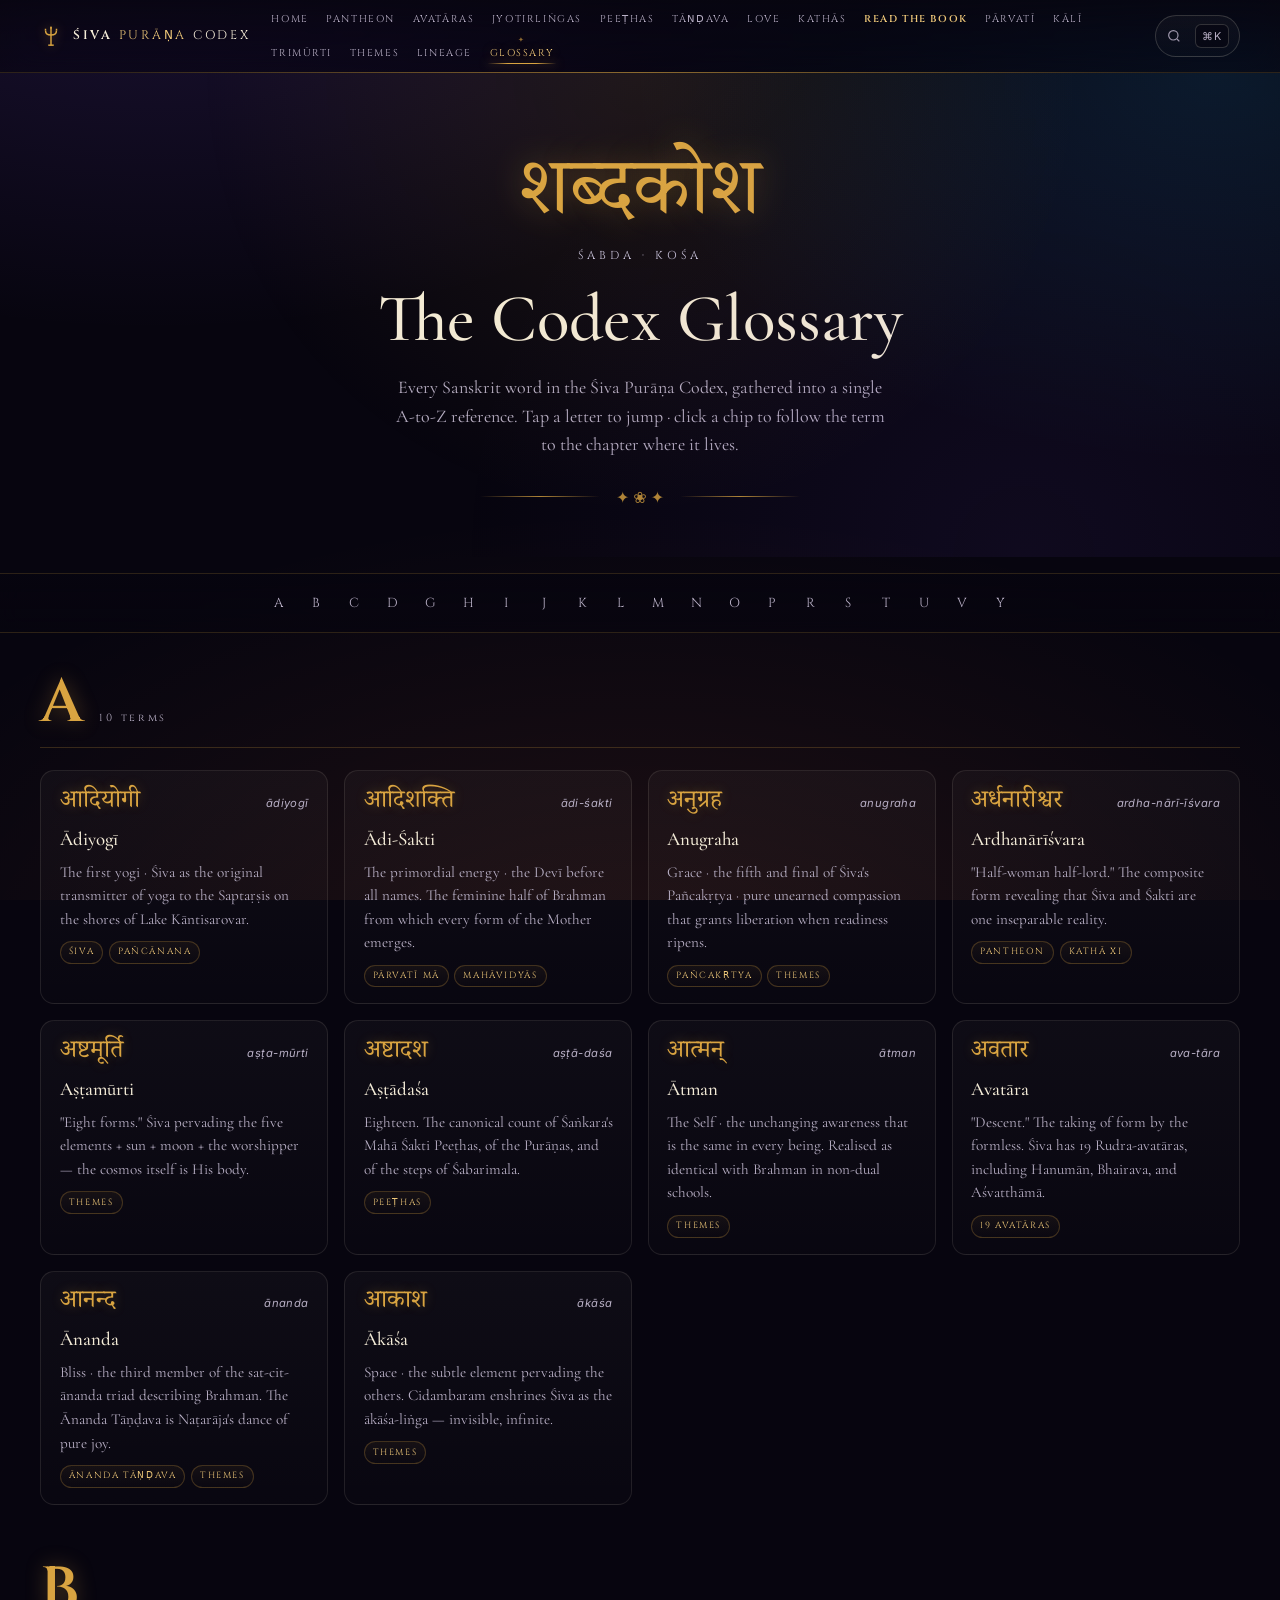
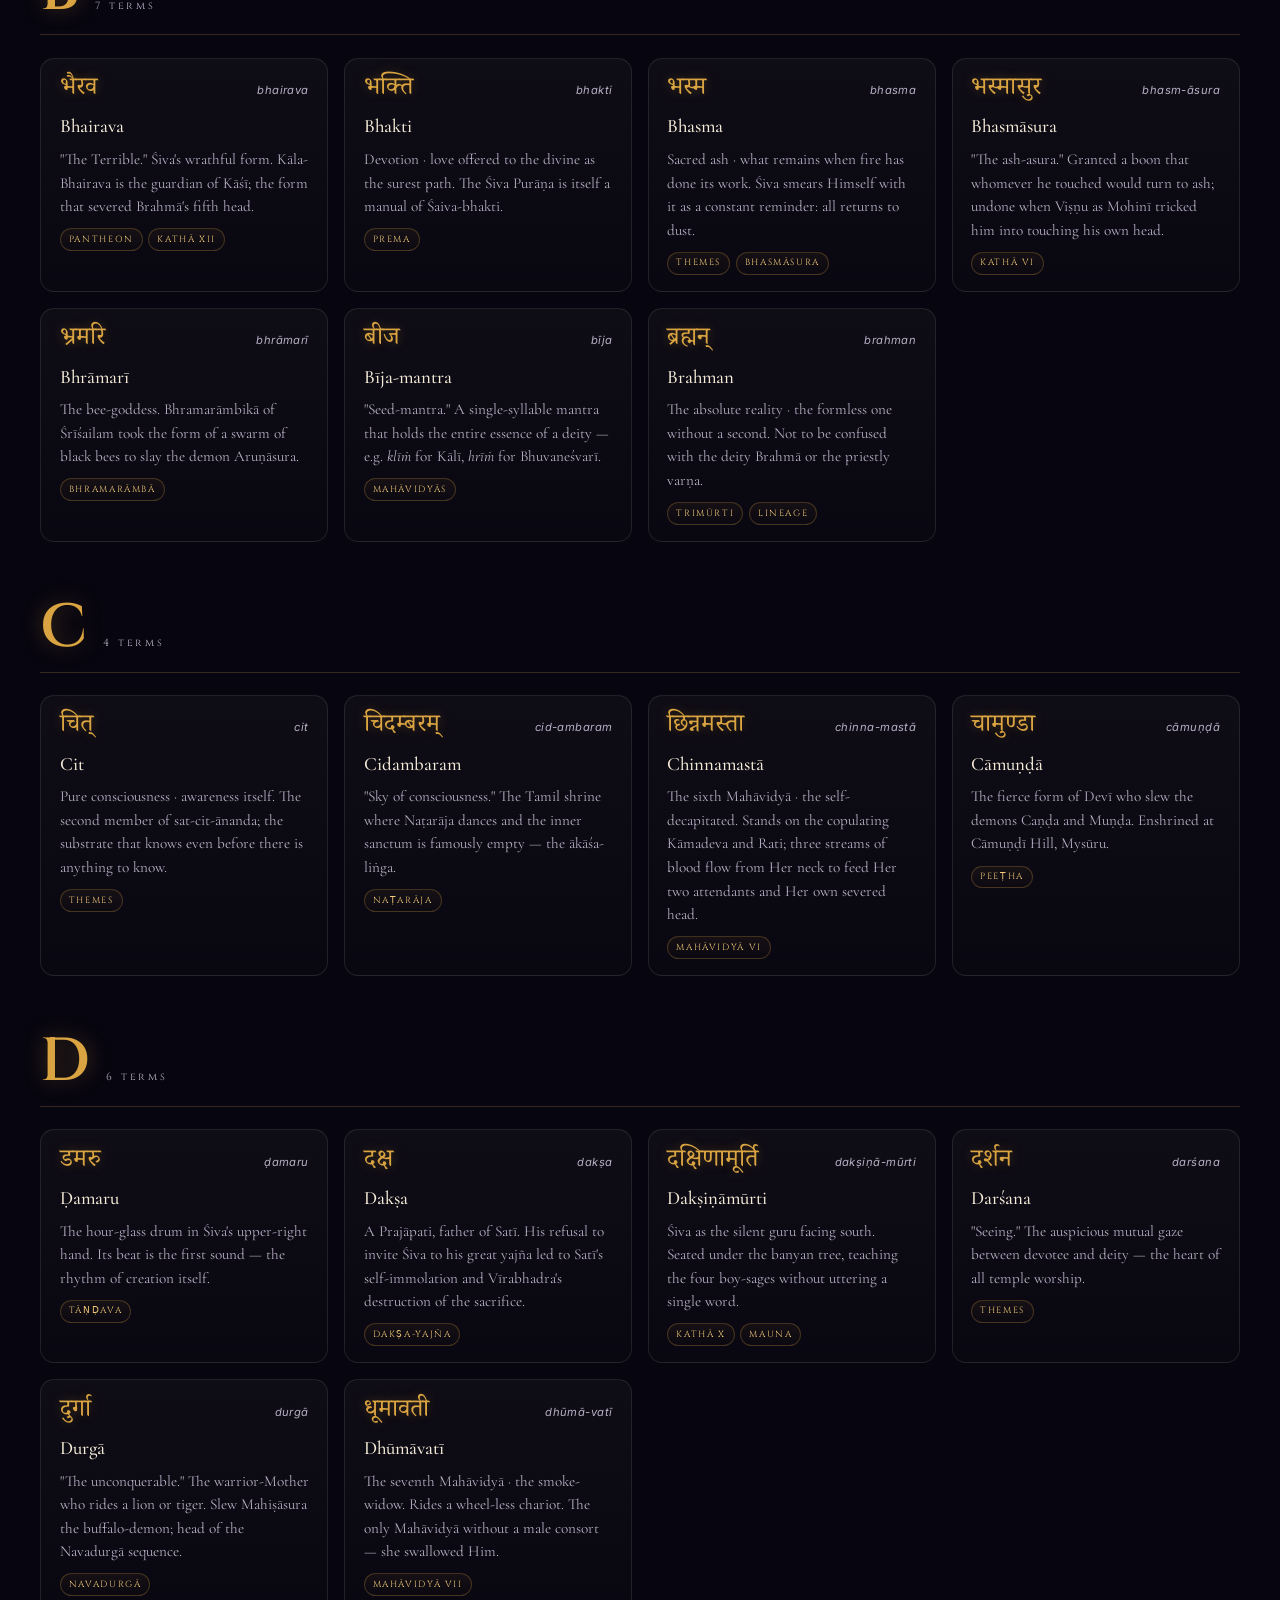
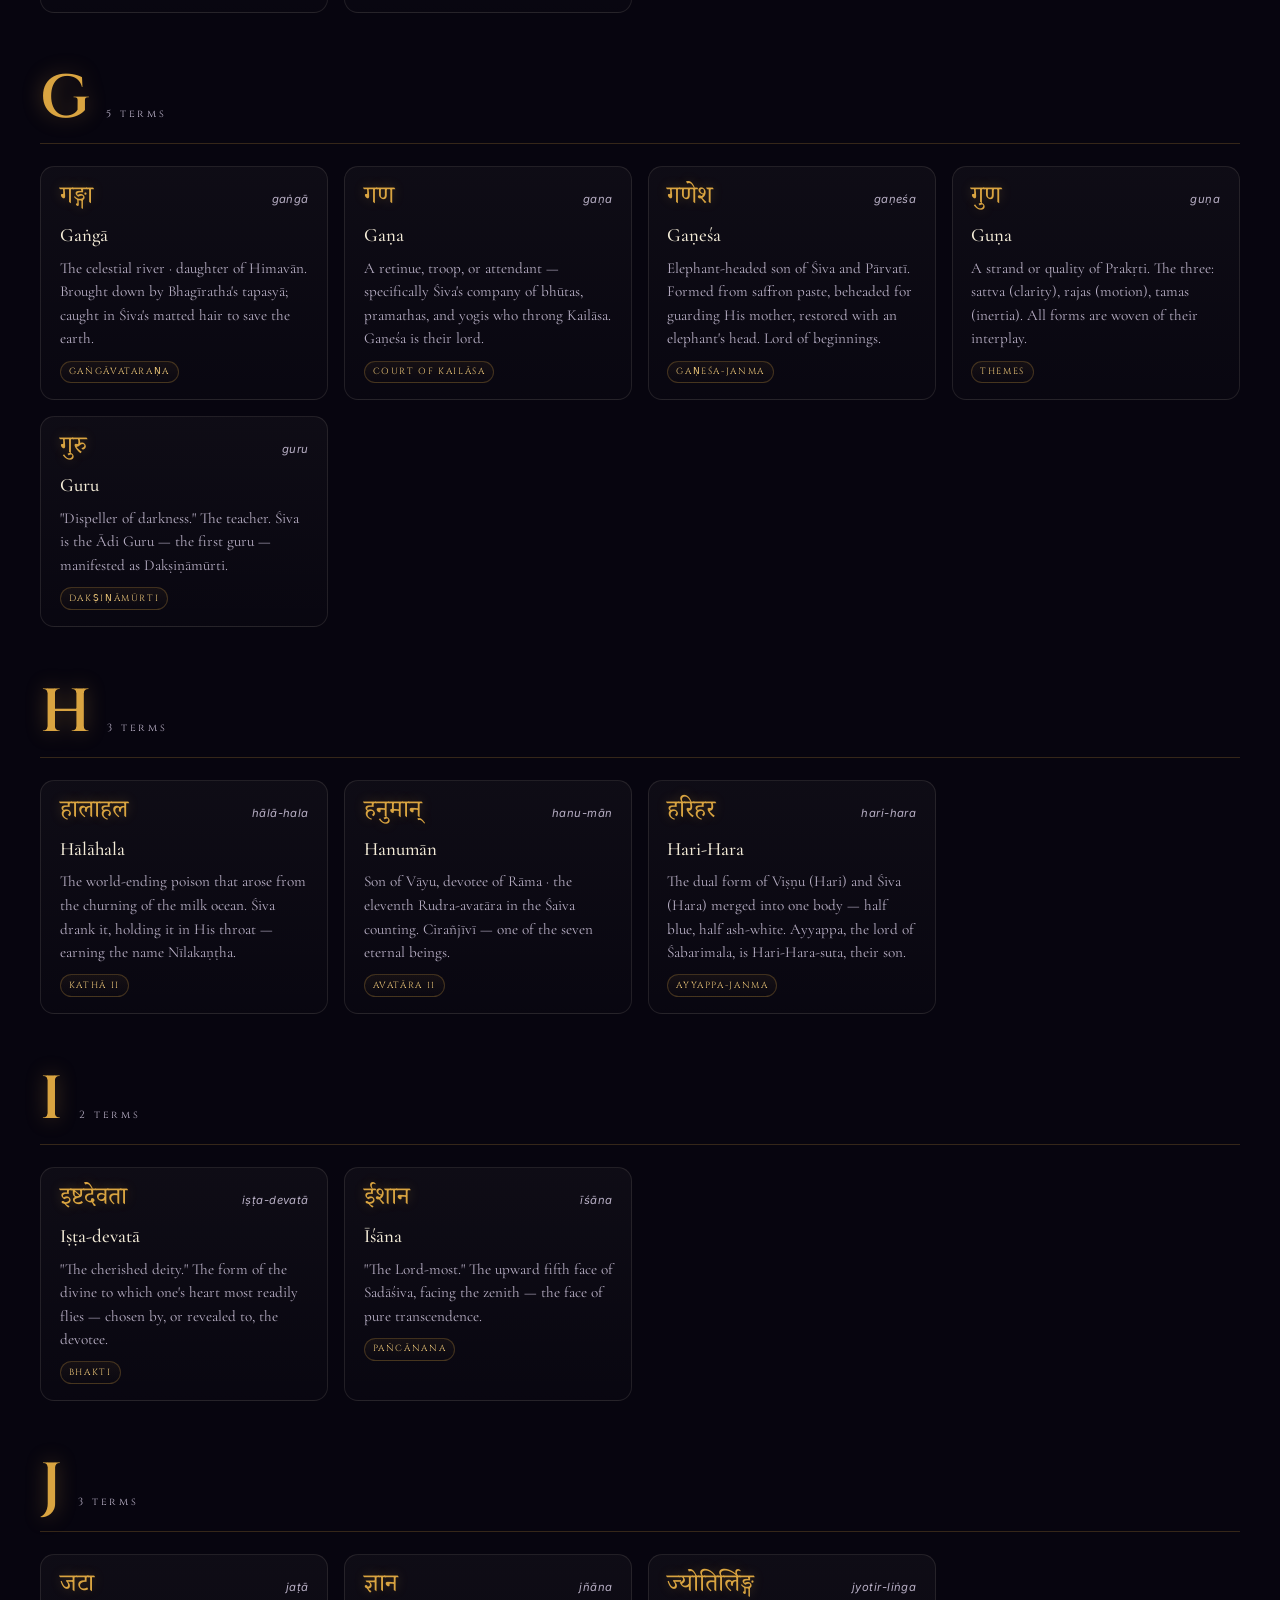
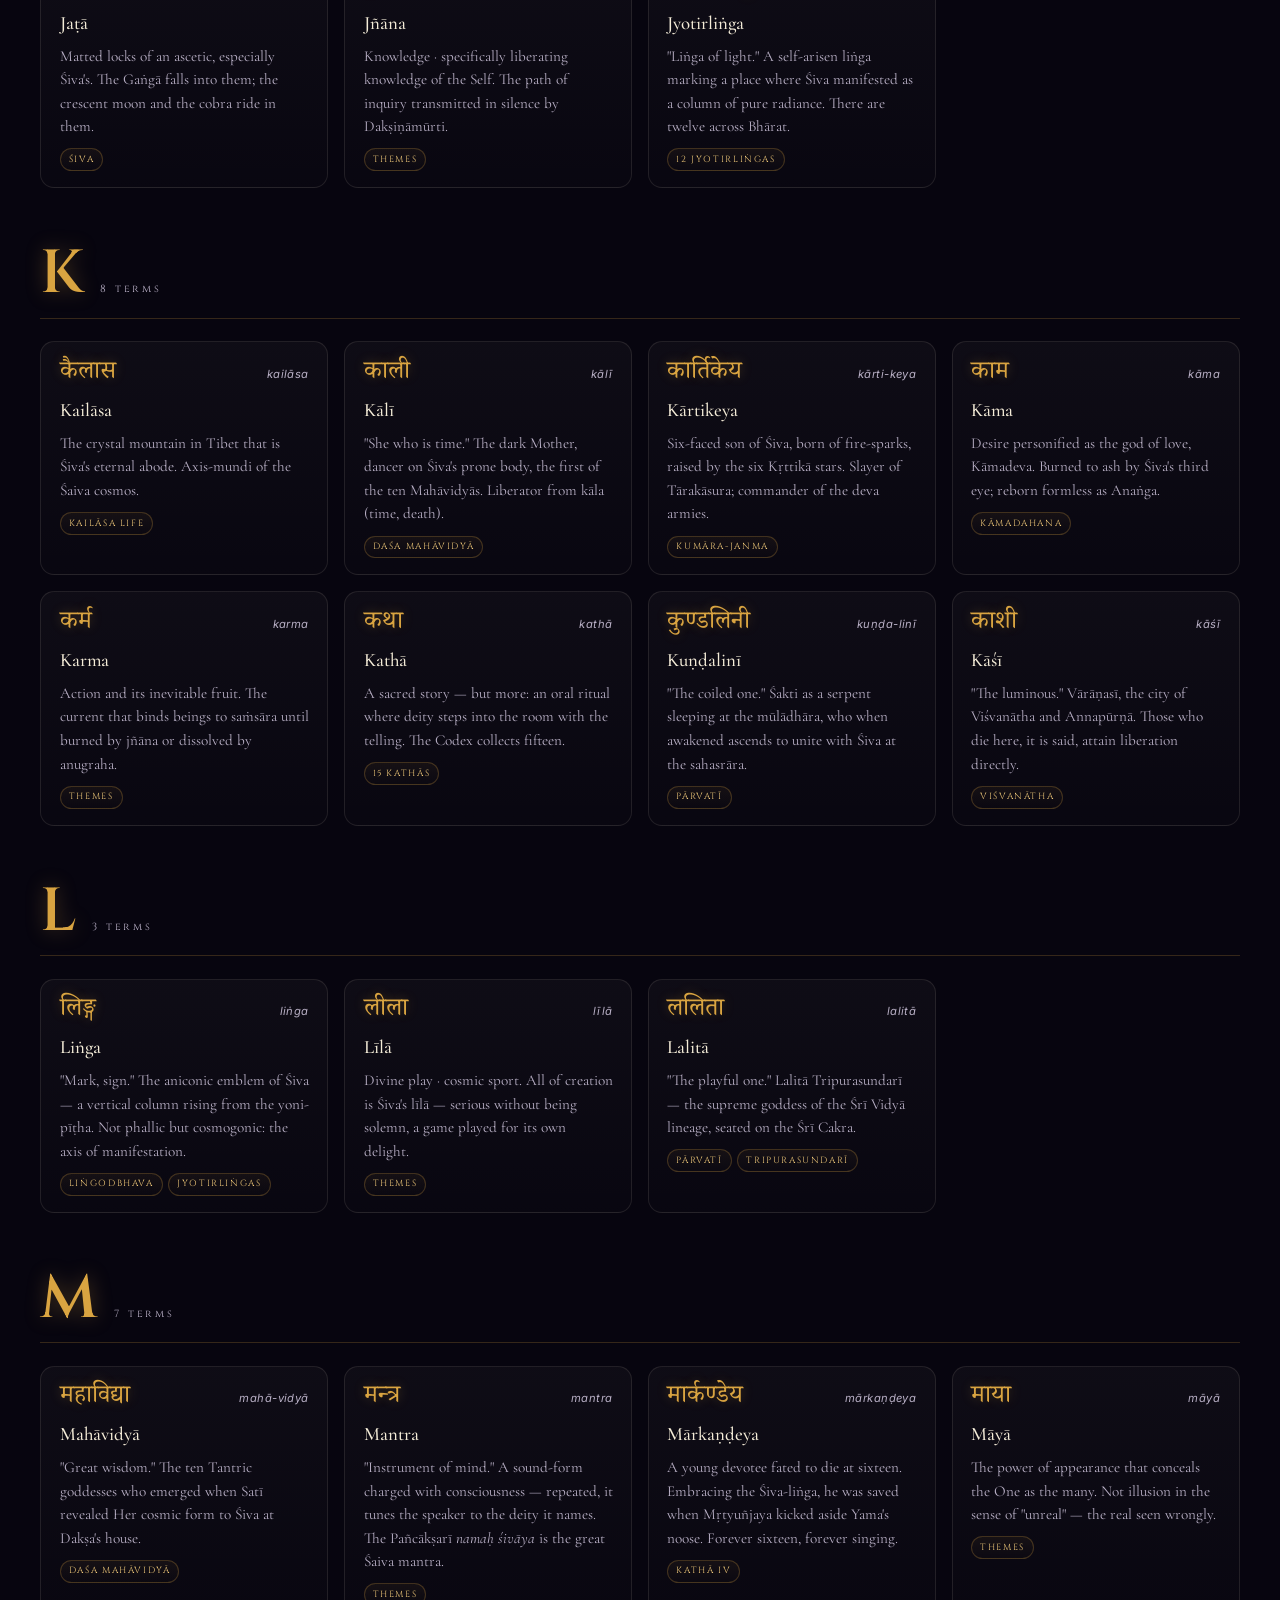
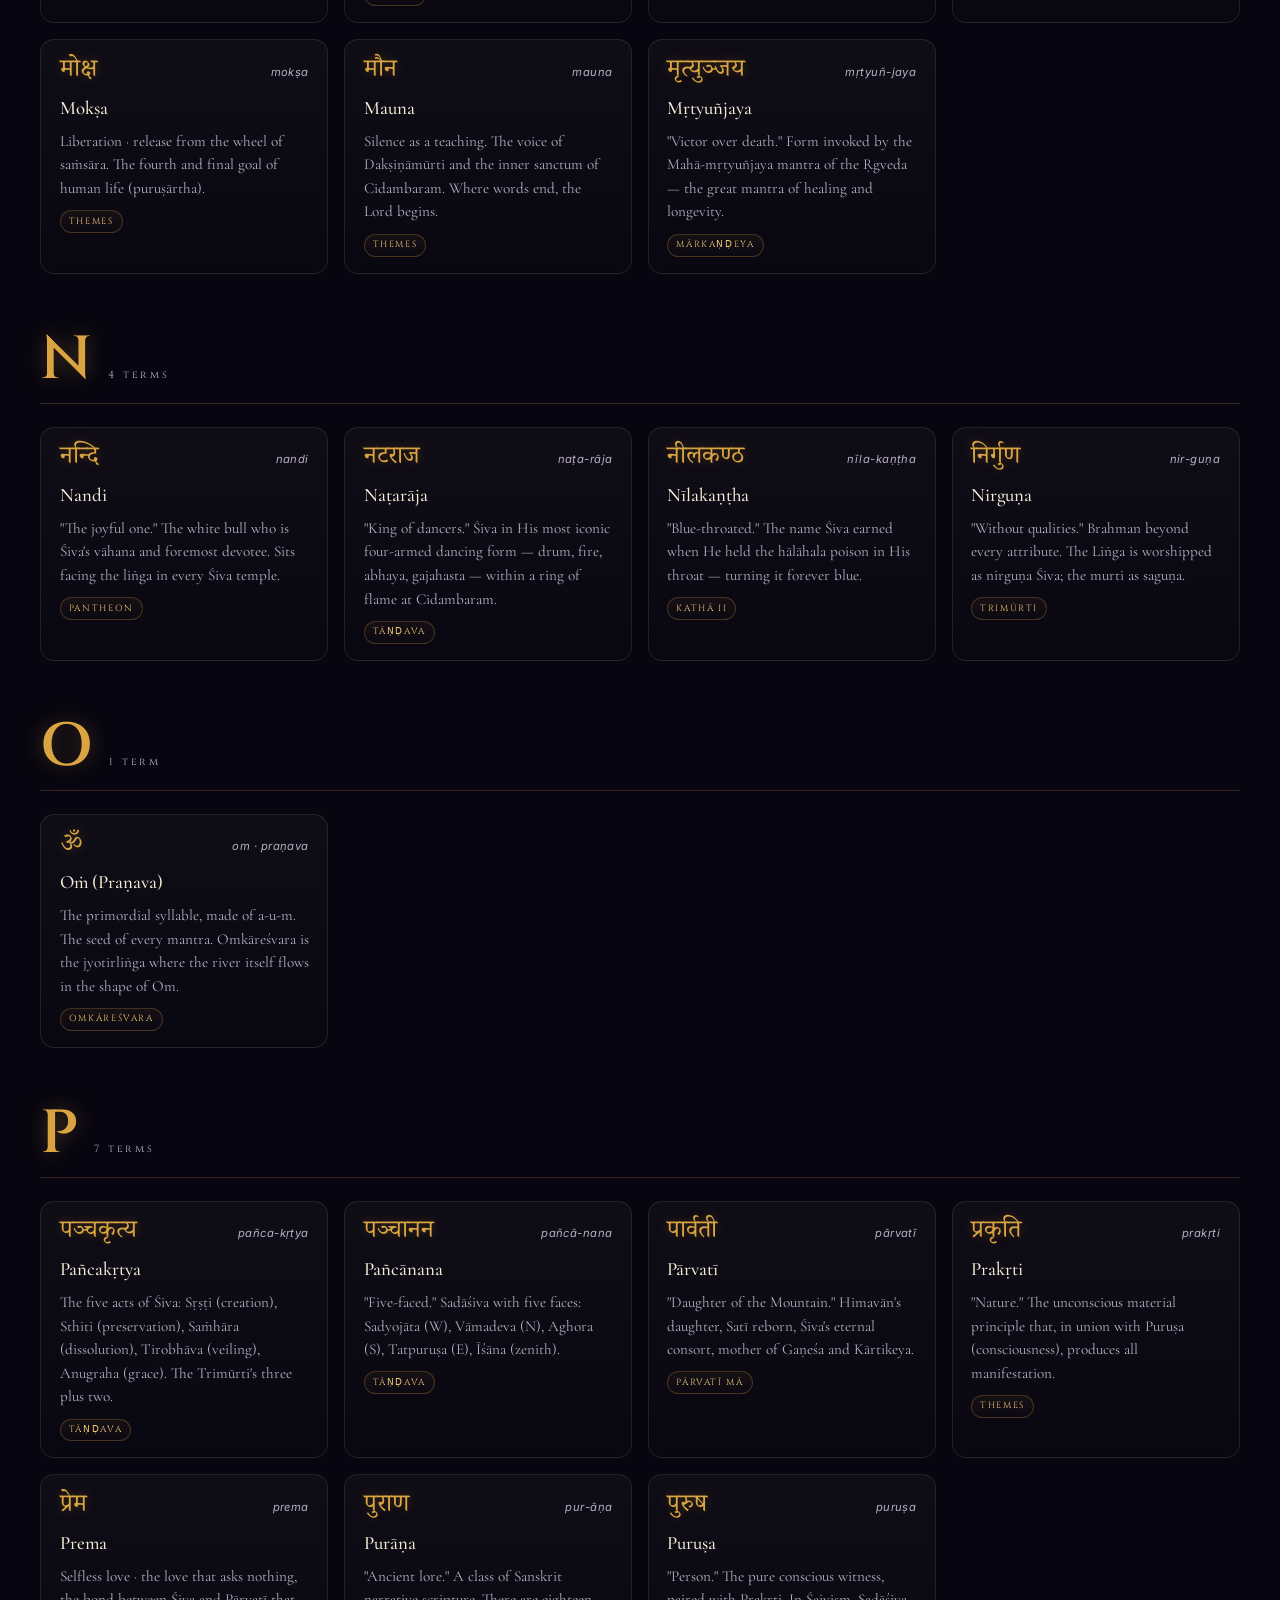
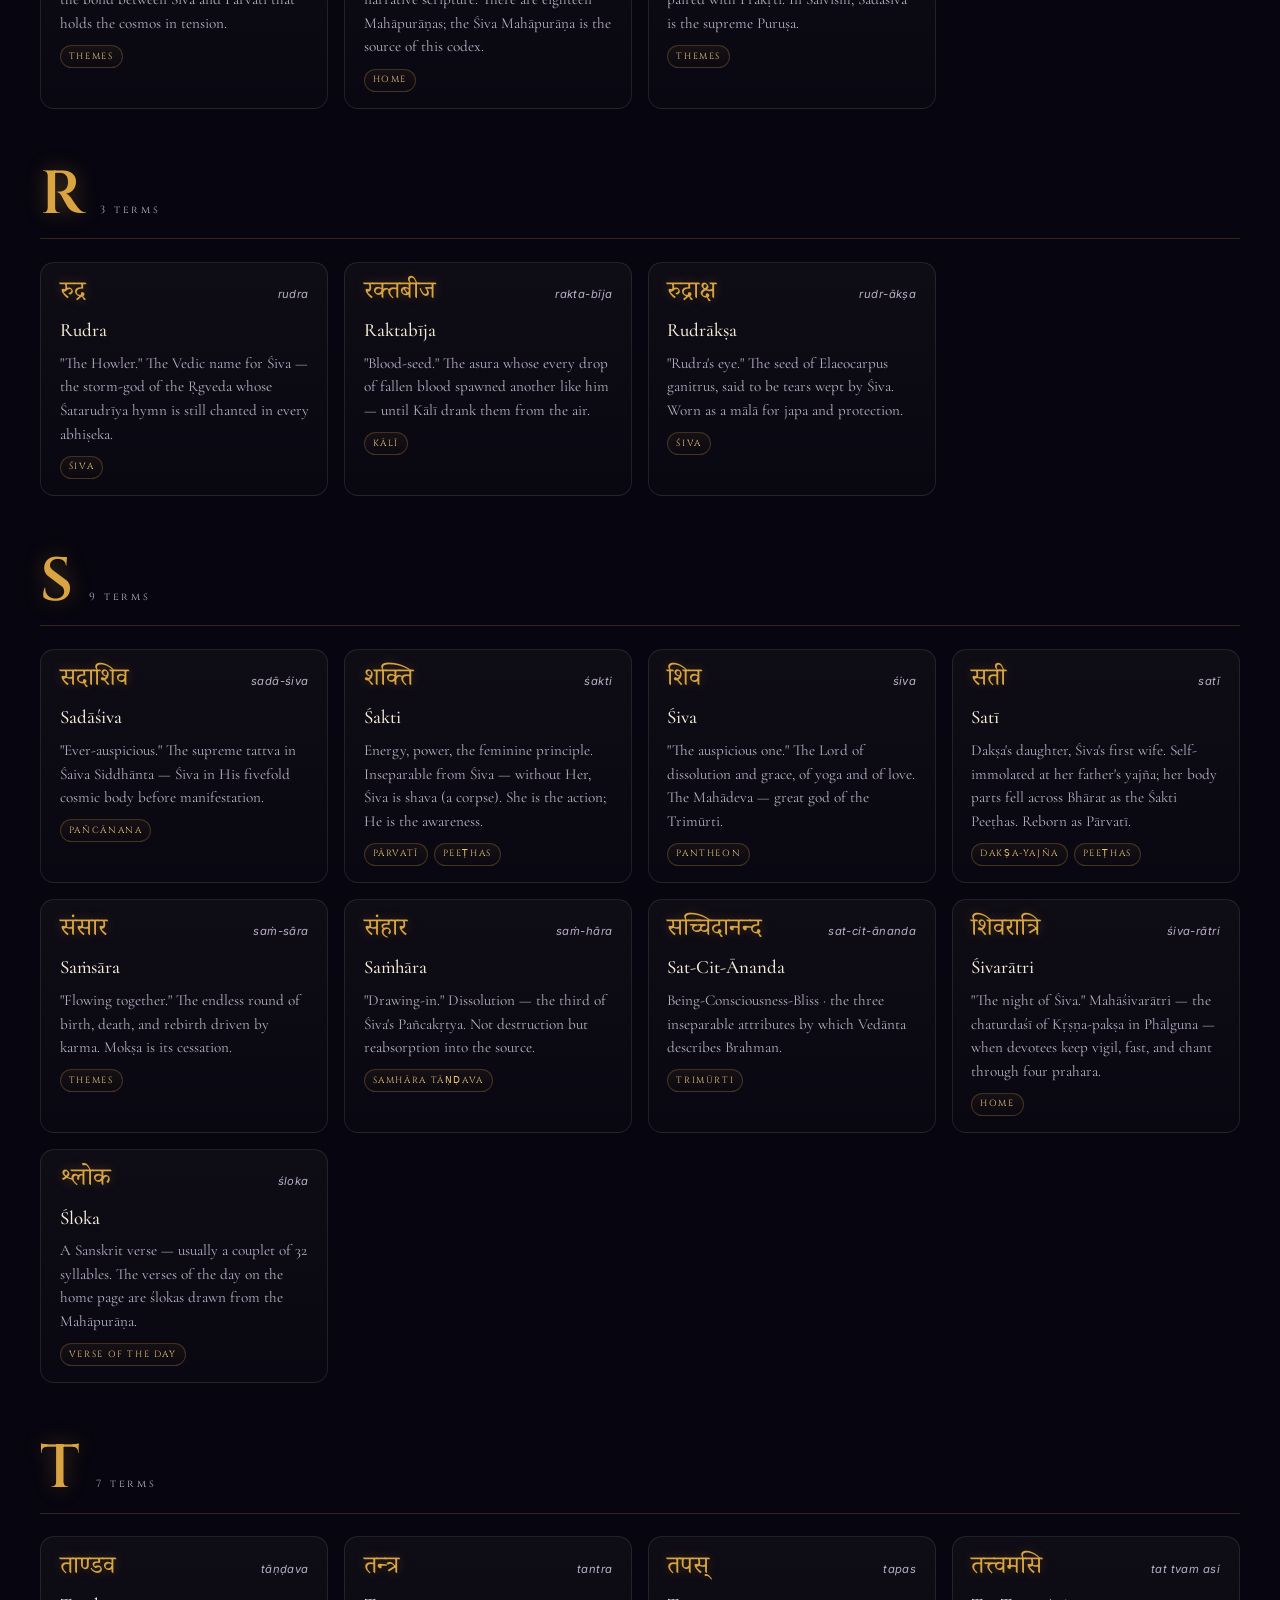
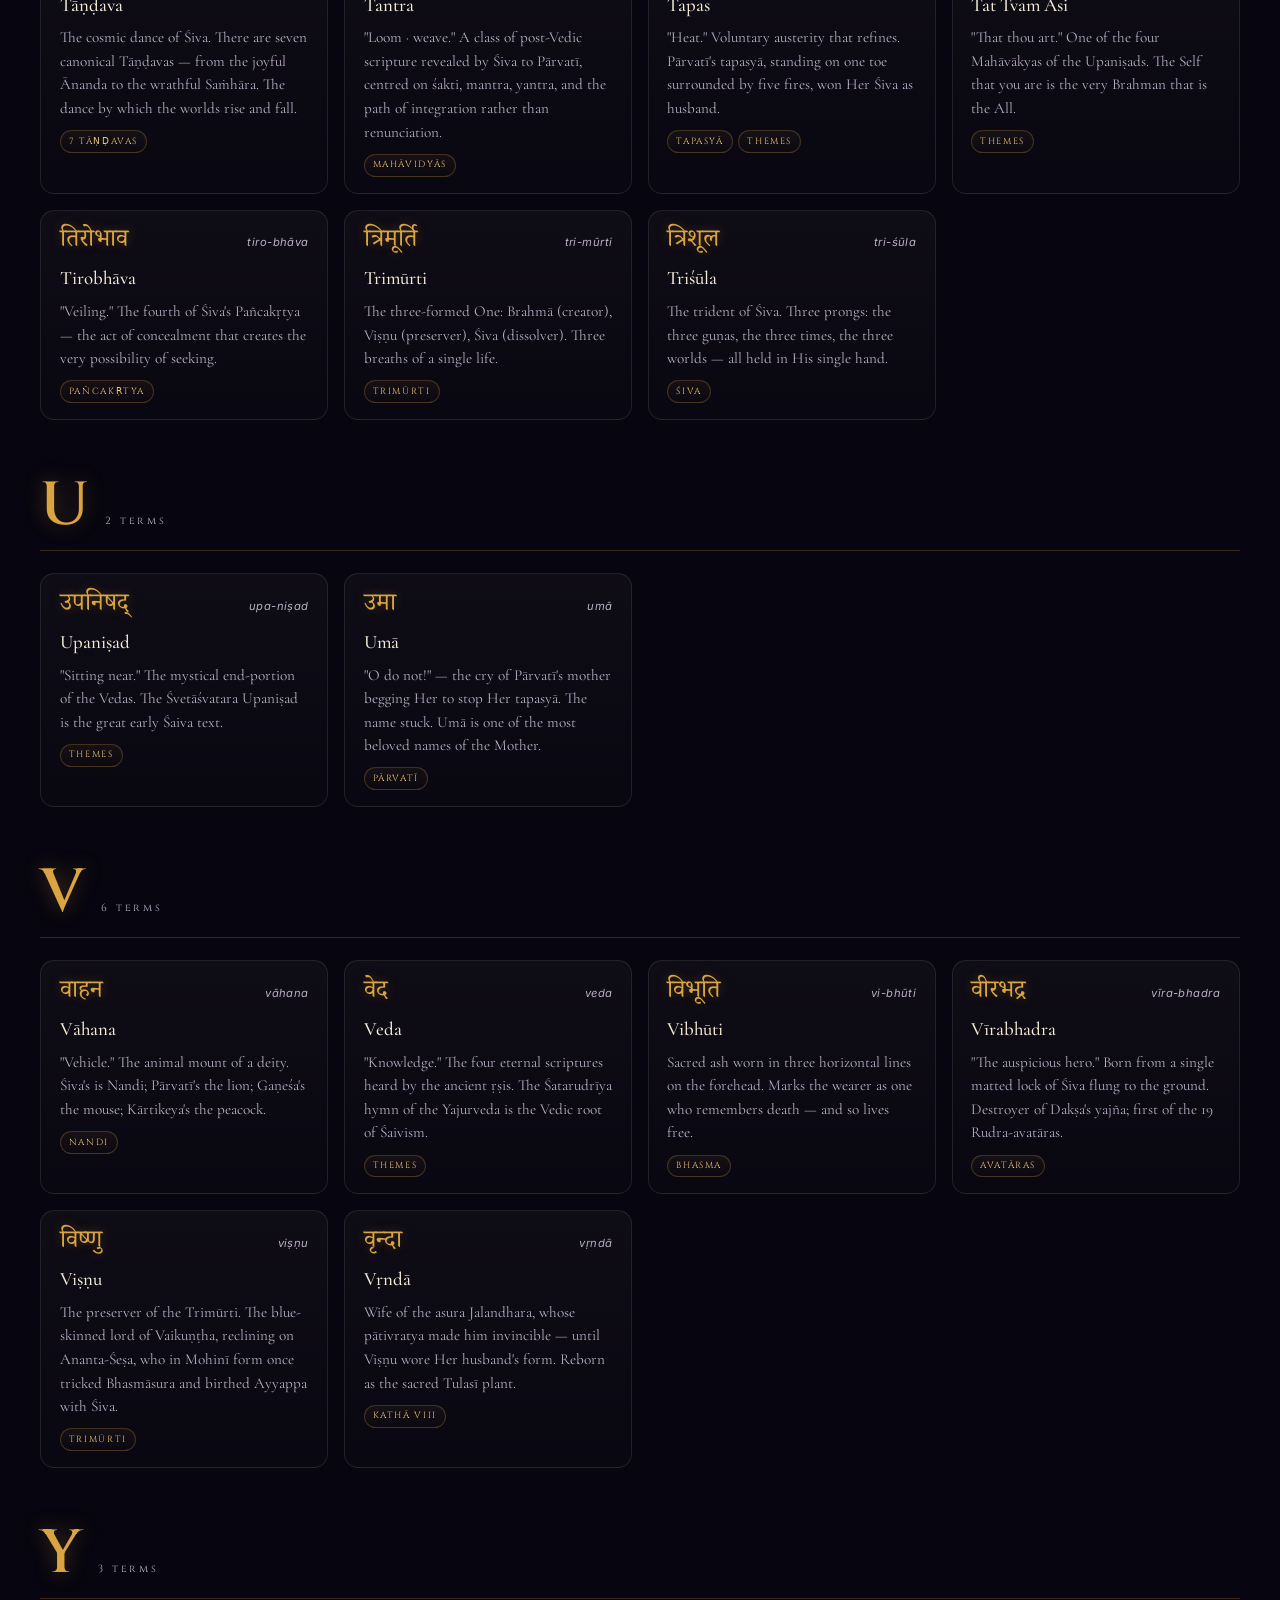
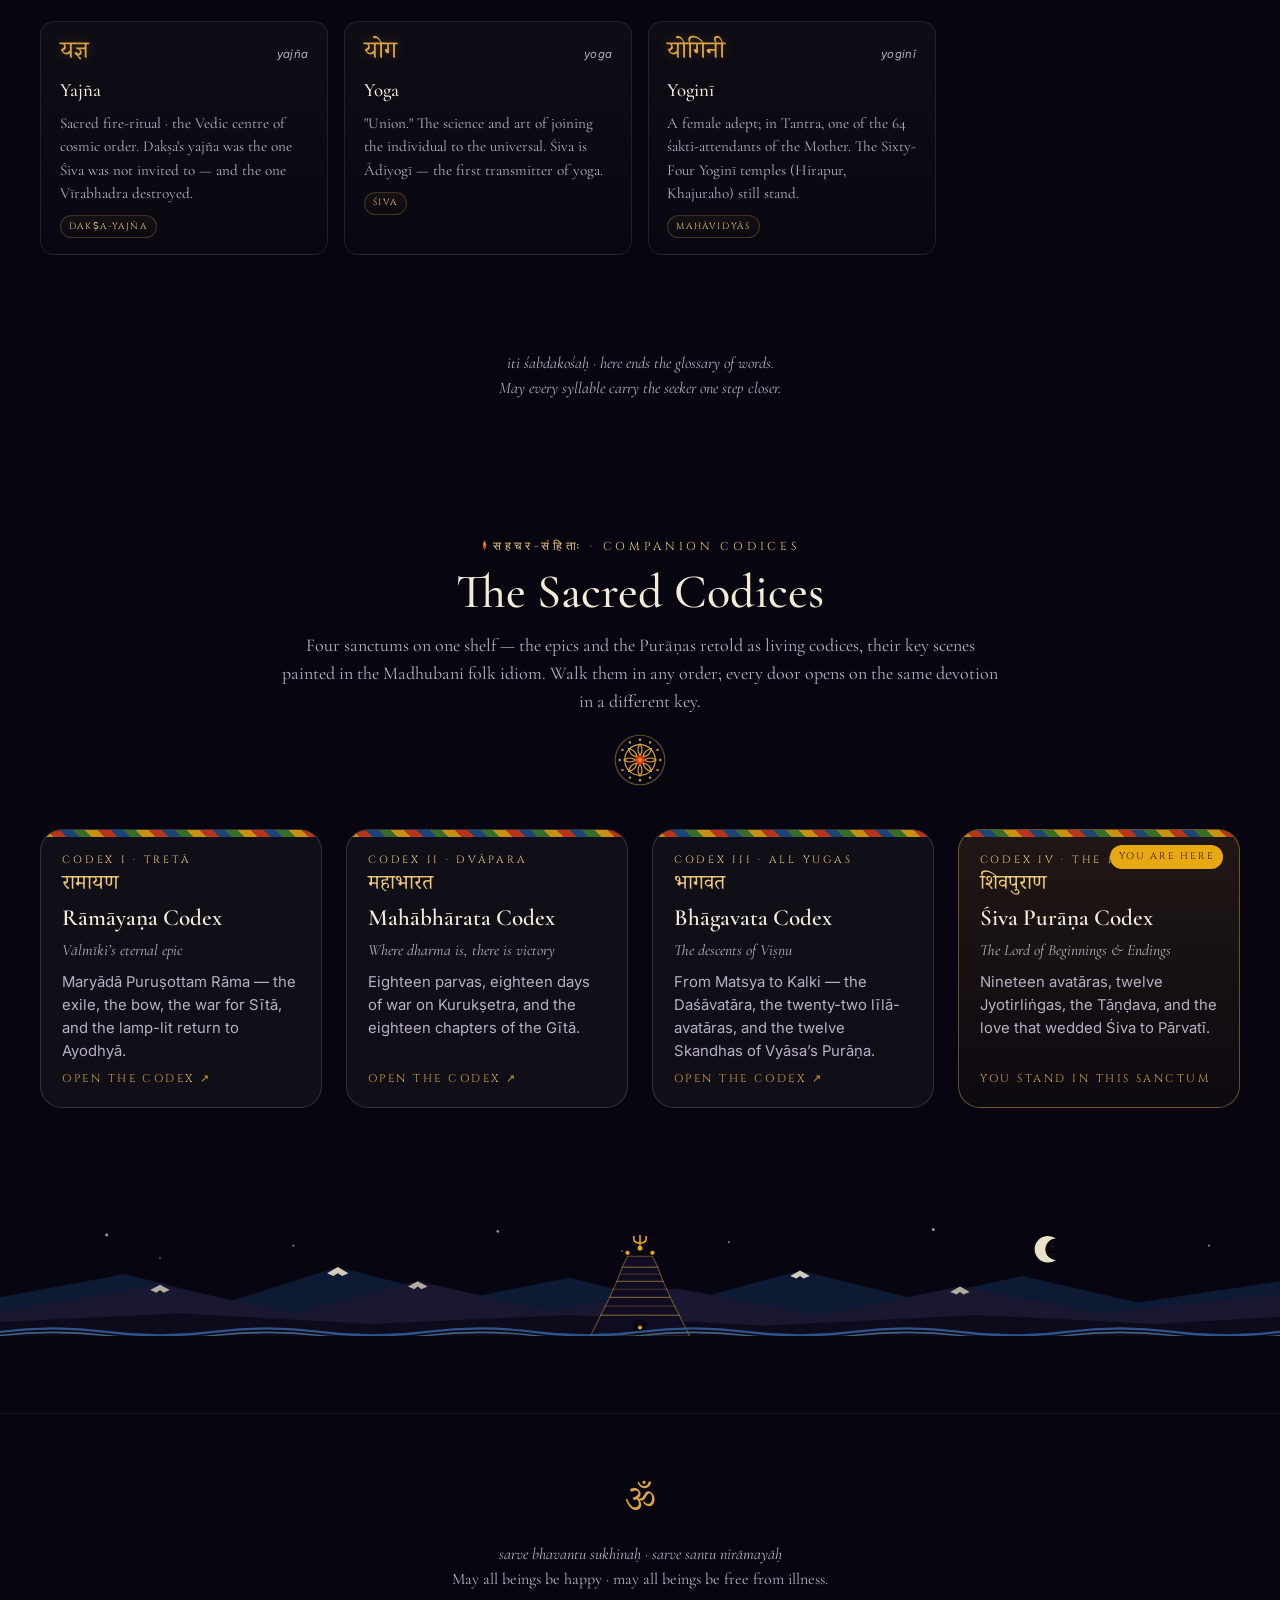
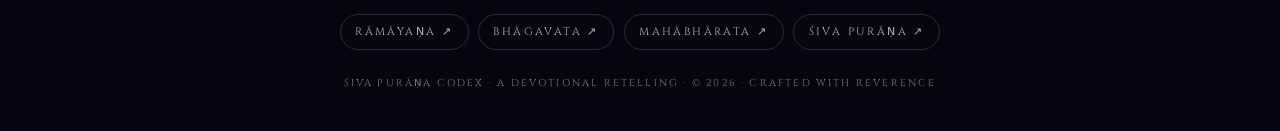
<file: glossary.html>
<!doctype html>
<html lang="en">
<head>
  <meta charset="utf-8" />
  <meta name="viewport" content="width=device-width, initial-scale=1" />
  <title>Glossary — Śabdakośa of the Codex — Śiva Purāṇa Codex</title>
  <meta name="description" content="A-to-Z glossary of every Sanskrit term used in the Śiva Purāṇa Codex — deities, dances, mantras, philosophical concepts, ritual objects, and yogic stages explained." />
  <meta name="theme-color" content="#07050f" />

  <!-- Open Graph + Twitter -->
  <meta property="og:type" content="website" />
  <meta property="og:site_name" content="Śiva Purāṇa Codex" />
  <meta property="og:title" content="Glossary — Śabdakośa — Śiva Purāṇa Codex" />
  <meta property="og:description" content="Sanskrit terms of the codex, A to Z — from Ādiśakti to Yoginī." />
  <meta name="twitter:card" content="summary" />
  <meta name="twitter:title" content="The Codex Glossary" />
  <meta name="twitter:description" content="An A-to-Z reference of every Sanskrit term used in the codex." />

  <!-- Fonts -->
  <link rel="preconnect" href="https://fonts.googleapis.com" />
  <link rel="preconnect" href="https://fonts.gstatic.com" crossorigin />
  <link href="https://fonts.googleapis.com/css2?family=Cinzel:wght@400;500;600&family=Cormorant+Garamond:ital,wght@0,400;0,500;0,600;1,400;1,500&family=Inter:wght@400;500;600&family=Noto+Serif+Devanagari:wght@400;500;600&display=swap" rel="stylesheet" />

  <!-- Styles -->
  <link rel="stylesheet" href="assets/css/reset.css" />
  <link rel="stylesheet" href="assets/css/global.css" />
  <link rel="stylesheet" href="assets/css/search.css" />
  <link rel="stylesheet" href="assets/css/pages/glossary.css" />
  <link rel="stylesheet" href="assets/css/divinity.css" />
</head>
<body>

  <a class="skip" href="#main" style="position:absolute;left:-9999px;">Skip to main content</a>

  <!-- ============ HEADER ============ -->
  <header class="site-header">
    <div class="shell">
      <a class="brand" href="index.html" aria-label="Śiva Purāṇa Codex home">
        <svg class="trishul" viewBox="0 0 24 24" fill="none" stroke="currentColor" stroke-width="1.6" aria-hidden="true">
          <path d="M12 2v20" />
          <path d="M6 6c0 3 2 5 6 5s6-2 6-5" />
          <path d="M6 6v-2M18 6v-2M12 4v-2" />
          <path d="M9 22h6" />
        </svg>
        <span><strong>ŚIVA</strong>&nbsp;<em>PURĀṆA</em>&nbsp;CODEX</span>
      </a>

      <button class="nav-toggle" data-nav-toggle aria-expanded="false" aria-controls="primary-nav" aria-label="Toggle navigation">
        <svg viewBox="0 0 24 24" fill="none" stroke="currentColor" stroke-width="1.8" aria-hidden="true">
          <path d="M3 7h18M3 12h18M3 17h18" />
        </svg>
      </button>

      <nav class="site-nav" id="primary-nav" data-nav aria-label="Primary">
        <ul role="list">
          <li><a href="index.html">Home</a></li>
          <li><a href="characters.html">Pantheon</a></li>
          <li><a href="avatars.html">Avatāras</a></li>
          <li><a href="jyotirlingas.html">Jyotirliṅgas</a></li>
          <li><a href="shakti-peethas.html">Peeṭhas</a></li>
          <li><a href="tandava.html">Tāṇḍava</a></li>
          <li><a href="love-story.html">Love</a></li>
          <li><a href="stories.html">Kathās</a></li>
          <li><a href="book.html">Read the Book</a></li>
          <li><a href="parvati.html">Pārvatī</a></li>
          <li><a href="kali.html">Kālī</a></li>
          <li><a href="trimurti.html">Trimūrti</a></li>
          <li><a href="themes.html">Themes</a></li>
          <li><a href="lineage.html">Lineage</a></li>
          <li><a href="glossary.html" aria-current="page">Glossary</a></li>
        </ul>
      </nav>

      <button class="search-btn" type="button" data-search-open aria-label="Search the codex" title="Press / or Ctrl+K">
        <svg viewBox="0 0 24 24" fill="none" stroke="currentColor" stroke-width="1.8" aria-hidden="true">
          <circle cx="11" cy="11" r="7"/><path d="m20 20-3.5-3.5"/>
        </svg>
        <span class="search-btn__label">Search</span>
        <kbd class="search-btn__key">⌘K</kbd>
      </button>
    </div>
  </header>

  <main id="main">

    <!-- ============ HERO ============ -->
    <section class="gl-hero">
      <div class="shell">
        <div class="gl-hero__deva">शब्दकोश</div>
        <p class="gl-hero__eyebrow">Śabda · Kośa</p>
        <h1 class="gl-hero__title">The Codex Glossary</h1>
        <p class="gl-hero__lead">
          Every Sanskrit word in the Śiva Purāṇa Codex, gathered into a single A-to-Z reference.
          Tap a letter to jump · click a chip to follow the term to the chapter where it lives.
        </p>
        <div class="divider" aria-hidden="true">✦ ❀ ✦</div>
      </div>
    </section>

    <!-- ============ LETTER RIBBON ============ -->
    <nav class="gl-ribbon" aria-label="Glossary letters">
      <div class="shell">
        <ul role="list">
          <li><a href="#a">A</a></li>
          <li><a href="#b">B</a></li>
          <li><a href="#c">C</a></li>
          <li><a href="#d">D</a></li>
          <li><a href="#g">G</a></li>
          <li><a href="#h">H</a></li>
          <li><a href="#i">I</a></li>
          <li><a href="#j">J</a></li>
          <li><a href="#k">K</a></li>
          <li><a href="#l">L</a></li>
          <li><a href="#m">M</a></li>
          <li><a href="#n">N</a></li>
          <li><a href="#o">O</a></li>
          <li><a href="#p">P</a></li>
          <li><a href="#r">R</a></li>
          <li><a href="#s">S</a></li>
          <li><a href="#t">T</a></li>
          <li><a href="#u">U</a></li>
          <li><a href="#v">V</a></li>
          <li><a href="#y">Y</a></li>
        </ul>
      </div>
    </nav>

    <!-- ============ TERMS ============ -->
    <section class="shell">

      <!-- ===== A ===== -->
      <article class="gl-group" id="a">
        <div class="gl-group__head">
          <h2 class="gl-group__letter">A</h2>
          <span class="gl-group__count">10 terms</span>
        </div>
        <div class="gl-terms">

          <div class="gl-term">
            <div class="gl-term__head"><span class="gl-term__deva">आदियोगी</span><span class="gl-term__ipa">ādiyogī</span></div>
            <p class="gl-term__name">Ādiyogī</p>
            <p class="gl-term__body">The first yogi · Śiva as the original transmitter of yoga to the Saptaṛṣis on the shores of Lake Kāntisarovar.</p>
            <div class="gl-term__see"><a href="characters.html#shiva">Śiva</a><a href="tandava.html">Pañcānana</a></div>
          </div>

          <div class="gl-term">
            <div class="gl-term__head"><span class="gl-term__deva">आदिशक्ति</span><span class="gl-term__ipa">ādi-śakti</span></div>
            <p class="gl-term__name">Ādi-Śakti</p>
            <p class="gl-term__body">The primordial energy · the Devī before all names. The feminine half of Brahman from which every form of the Mother emerges.</p>
            <div class="gl-term__see"><a href="parvati.html">Pārvatī Mā</a><a href="kali.html">Mahāvidyās</a></div>
          </div>

          <div class="gl-term">
            <div class="gl-term__head"><span class="gl-term__deva">अनुग्रह</span><span class="gl-term__ipa">anugraha</span></div>
            <p class="gl-term__name">Anugraha</p>
            <p class="gl-term__body">Grace · the fifth and final of Śiva's Pañcakṛtya · pure unearned compassion that grants liberation when readiness ripens.</p>
            <div class="gl-term__see"><a href="tandava.html#pancha">Pañcakṛtya</a><a href="themes.html#th-8">Themes</a></div>
          </div>

          <div class="gl-term">
            <div class="gl-term__head"><span class="gl-term__deva">अर्धनारीश्वर</span><span class="gl-term__ipa">ardha-nārī-īśvara</span></div>
            <p class="gl-term__name">Ardhanārīśvara</p>
            <p class="gl-term__body">"Half-woman half-lord." The composite form revealing that Śiva and Śakti are one inseparable reality.</p>
            <div class="gl-term__see"><a href="characters.html#ardha">Pantheon</a><a href="stories.html#kt-11">Kathā XI</a></div>
          </div>

          <div class="gl-term">
            <div class="gl-term__head"><span class="gl-term__deva">अष्टमूर्ति</span><span class="gl-term__ipa">aṣṭa-mūrti</span></div>
            <p class="gl-term__name">Aṣṭamūrti</p>
            <p class="gl-term__body">"Eight forms." Śiva pervading the five elements + sun + moon + the worshipper — the cosmos itself is His body.</p>
            <div class="gl-term__see"><a href="themes.html">Themes</a></div>
          </div>

          <div class="gl-term">
            <div class="gl-term__head"><span class="gl-term__deva">अष्टादश</span><span class="gl-term__ipa">aṣṭā-daśa</span></div>
            <p class="gl-term__name">Aṣṭādaśa</p>
            <p class="gl-term__body">Eighteen. The canonical count of Śaṅkara's Mahā Śakti Peeṭhas, of the Purāṇas, and of the steps of Śabarimala.</p>
            <div class="gl-term__see"><a href="shakti-peethas.html">Peeṭhas</a></div>
          </div>

          <div class="gl-term">
            <div class="gl-term__head"><span class="gl-term__deva">आत्मन्</span><span class="gl-term__ipa">ātman</span></div>
            <p class="gl-term__name">Ātman</p>
            <p class="gl-term__body">The Self · the unchanging awareness that is the same in every being. Realised as identical with Brahman in non-dual schools.</p>
            <div class="gl-term__see"><a href="themes.html">Themes</a></div>
          </div>

          <div class="gl-term">
            <div class="gl-term__head"><span class="gl-term__deva">अवतार</span><span class="gl-term__ipa">ava-tāra</span></div>
            <p class="gl-term__name">Avatāra</p>
            <p class="gl-term__body">"Descent." The taking of form by the formless. Śiva has 19 Rudra-avatāras, including Hanumān, Bhairava, and Aśvatthāmā.</p>
            <div class="gl-term__see"><a href="avatars.html">19 Avatāras</a></div>
          </div>

          <div class="gl-term">
            <div class="gl-term__head"><span class="gl-term__deva">आनन्द</span><span class="gl-term__ipa">ānanda</span></div>
            <p class="gl-term__name">Ānanda</p>
            <p class="gl-term__body">Bliss · the third member of the sat-cit-ānanda triad describing Brahman. The Ānanda Tāṇḍava is Naṭarāja's dance of pure joy.</p>
            <div class="gl-term__see"><a href="tandava.html#dance-1">Ānanda Tāṇḍava</a><a href="themes.html#th-2">Themes</a></div>
          </div>

          <div class="gl-term">
            <div class="gl-term__head"><span class="gl-term__deva">आकाश</span><span class="gl-term__ipa">ākāśa</span></div>
            <p class="gl-term__name">Ākāśa</p>
            <p class="gl-term__body">Space · the subtle element pervading the others. Cidambaram enshrines Śiva as the ākāśa-liṅga — invisible, infinite.</p>
            <div class="gl-term__see"><a href="themes.html#th-7">Themes</a></div>
          </div>

        </div>
      </article>

      <!-- ===== B ===== -->
      <article class="gl-group" id="b">
        <div class="gl-group__head">
          <h2 class="gl-group__letter">B</h2>
          <span class="gl-group__count">7 terms</span>
        </div>
        <div class="gl-terms">

          <div class="gl-term">
            <div class="gl-term__head"><span class="gl-term__deva">भैरव</span><span class="gl-term__ipa">bhairava</span></div>
            <p class="gl-term__name">Bhairava</p>
            <p class="gl-term__body">"The Terrible." Śiva's wrathful form. Kāla-Bhairava is the guardian of Kāśī; the form that severed Brahmā's fifth head.</p>
            <div class="gl-term__see"><a href="characters.html#bhairava">Pantheon</a><a href="stories.html#kt-12">Kathā XII</a></div>
          </div>

          <div class="gl-term">
            <div class="gl-term__head"><span class="gl-term__deva">भक्ति</span><span class="gl-term__ipa">bhakti</span></div>
            <p class="gl-term__name">Bhakti</p>
            <p class="gl-term__body">Devotion · love offered to the divine as the surest path. The Śiva Purāṇa is itself a manual of Śaiva-bhakti.</p>
            <div class="gl-term__see"><a href="themes.html#th-4">Prema</a></div>
          </div>

          <div class="gl-term">
            <div class="gl-term__head"><span class="gl-term__deva">भस्म</span><span class="gl-term__ipa">bhasma</span></div>
            <p class="gl-term__name">Bhasma</p>
            <p class="gl-term__body">Sacred ash · what remains when fire has done its work. Śiva smears Himself with it as a constant reminder: all returns to dust.</p>
            <div class="gl-term__see"><a href="themes.html#th-1">Themes</a><a href="stories.html#kt-06">Bhasmāsura</a></div>
          </div>

          <div class="gl-term">
            <div class="gl-term__head"><span class="gl-term__deva">भस्मासुर</span><span class="gl-term__ipa">bhasm-āsura</span></div>
            <p class="gl-term__name">Bhasmāsura</p>
            <p class="gl-term__body">"The ash-asura." Granted a boon that whomever he touched would turn to ash; undone when Viṣṇu as Mohinī tricked him into touching his own head.</p>
            <div class="gl-term__see"><a href="stories.html#kt-06">Kathā VI</a></div>
          </div>

          <div class="gl-term">
            <div class="gl-term__head"><span class="gl-term__deva">भ्रमरि</span><span class="gl-term__ipa">bhrāmarī</span></div>
            <p class="gl-term__name">Bhrāmarī</p>
            <p class="gl-term__body">The bee-goddess. Bhramarāmbikā of Śrīśailam took the form of a swarm of black bees to slay the demon Aruṇāsura.</p>
            <div class="gl-term__see"><a href="shakti-peethas.html#sp-06">Bhramarāmbā</a></div>
          </div>

          <div class="gl-term">
            <div class="gl-term__head"><span class="gl-term__deva">बीज</span><span class="gl-term__ipa">bīja</span></div>
            <p class="gl-term__name">Bīja-mantra</p>
            <p class="gl-term__body">"Seed-mantra." A single-syllable mantra that holds the entire essence of a deity — e.g. <em>klīṁ</em> for Kālī, <em>hrīṁ</em> for Bhuvaneśvarī.</p>
            <div class="gl-term__see"><a href="kali.html">Mahāvidyās</a></div>
          </div>

          <div class="gl-term">
            <div class="gl-term__head"><span class="gl-term__deva">ब्रह्मन्</span><span class="gl-term__ipa">brahman</span></div>
            <p class="gl-term__name">Brahman</p>
            <p class="gl-term__body">The absolute reality · the formless one without a second. Not to be confused with the deity Brahmā or the priestly varṇa.</p>
            <div class="gl-term__see"><a href="trimurti.html">Trimūrti</a><a href="lineage.html#gen-1">Lineage</a></div>
          </div>

        </div>
      </article>

      <!-- ===== C ===== -->
      <article class="gl-group" id="c">
        <div class="gl-group__head">
          <h2 class="gl-group__letter">C</h2>
          <span class="gl-group__count">4 terms</span>
        </div>
        <div class="gl-terms">

          <div class="gl-term">
            <div class="gl-term__head"><span class="gl-term__deva">चित्</span><span class="gl-term__ipa">cit</span></div>
            <p class="gl-term__name">Cit</p>
            <p class="gl-term__body">Pure consciousness · awareness itself. The second member of sat-cit-ānanda; the substrate that knows even before there is anything to know.</p>
            <div class="gl-term__see"><a href="themes.html">Themes</a></div>
          </div>

          <div class="gl-term">
            <div class="gl-term__head"><span class="gl-term__deva">चिदम्बरम्</span><span class="gl-term__ipa">cid-ambaram</span></div>
            <p class="gl-term__name">Cidambaram</p>
            <p class="gl-term__body">"Sky of consciousness." The Tamil shrine where Naṭarāja dances and the inner sanctum is famously empty — the ākāśa-liṅga.</p>
            <div class="gl-term__see"><a href="tandava.html#dance-1">Naṭarāja</a></div>
          </div>

          <div class="gl-term">
            <div class="gl-term__head"><span class="gl-term__deva">छिन्नमस्ता</span><span class="gl-term__ipa">chinna-mastā</span></div>
            <p class="gl-term__name">Chinnamastā</p>
            <p class="gl-term__body">The sixth Mahāvidyā · the self-decapitated. Stands on the copulating Kāmadeva and Rati; three streams of blood flow from Her neck to feed Her two attendants and Her own severed head.</p>
            <div class="gl-term__see"><a href="kali.html#mv-06">Mahāvidyā VI</a></div>
          </div>

          <div class="gl-term">
            <div class="gl-term__head"><span class="gl-term__deva">चामुण्डा</span><span class="gl-term__ipa">cāmuṇḍā</span></div>
            <p class="gl-term__name">Cāmuṇḍā</p>
            <p class="gl-term__body">The fierce form of Devī who slew the demons Caṇḍa and Muṇḍa. Enshrined at Cāmuṇḍī Hill, Mysūru.</p>
            <div class="gl-term__see"><a href="shakti-peethas.html#sp-04">Peeṭha</a></div>
          </div>

        </div>
      </article>

      <!-- ===== D ===== -->
      <article class="gl-group" id="d">
        <div class="gl-group__head">
          <h2 class="gl-group__letter">D</h2>
          <span class="gl-group__count">6 terms</span>
        </div>
        <div class="gl-terms">

          <div class="gl-term">
            <div class="gl-term__head"><span class="gl-term__deva">डमरु</span><span class="gl-term__ipa">ḍamaru</span></div>
            <p class="gl-term__name">Ḍamaru</p>
            <p class="gl-term__body">The hour-glass drum in Śiva's upper-right hand. Its beat is the first sound — the rhythm of creation itself.</p>
            <div class="gl-term__see"><a href="tandava.html">Tāṇḍava</a></div>
          </div>

          <div class="gl-term">
            <div class="gl-term__head"><span class="gl-term__deva">दक्ष</span><span class="gl-term__ipa">dakṣa</span></div>
            <p class="gl-term__name">Dakṣa</p>
            <p class="gl-term__body">A Prajāpati, father of Satī. His refusal to invite Śiva to his great yajña led to Satī's self-immolation and Vīrabhadra's destruction of the sacrifice.</p>
            <div class="gl-term__see"><a href="love-story.html#ch-2">Dakṣa-yajña</a></div>
          </div>

          <div class="gl-term">
            <div class="gl-term__head"><span class="gl-term__deva">दक्षिणामूर्ति</span><span class="gl-term__ipa">dakṣiṇā-mūrti</span></div>
            <p class="gl-term__name">Dakṣiṇāmūrti</p>
            <p class="gl-term__body">Śiva as the silent guru facing south. Seated under the banyan tree, teaching the four boy-sages without uttering a single word.</p>
            <div class="gl-term__see"><a href="stories.html#kt-10">Kathā X</a><a href="themes.html#th-5">Mauna</a></div>
          </div>

          <div class="gl-term">
            <div class="gl-term__head"><span class="gl-term__deva">दर्शन</span><span class="gl-term__ipa">darśana</span></div>
            <p class="gl-term__name">Darśana</p>
            <p class="gl-term__body">"Seeing." The auspicious mutual gaze between devotee and deity — the heart of all temple worship.</p>
            <div class="gl-term__see"><a href="themes.html">Themes</a></div>
          </div>

          <div class="gl-term">
            <div class="gl-term__head"><span class="gl-term__deva">दुर्गा</span><span class="gl-term__ipa">durgā</span></div>
            <p class="gl-term__name">Durgā</p>
            <p class="gl-term__body">"The unconquerable." The warrior-Mother who rides a lion or tiger. Slew Mahiṣāsura the buffalo-demon; head of the Navadurgā sequence.</p>
            <div class="gl-term__see"><a href="parvati.html#nava">Navadurgā</a></div>
          </div>

          <div class="gl-term">
            <div class="gl-term__head"><span class="gl-term__deva">धूमावती</span><span class="gl-term__ipa">dhūmā-vatī</span></div>
            <p class="gl-term__name">Dhūmāvatī</p>
            <p class="gl-term__body">The seventh Mahāvidyā · the smoke-widow. Rides a wheel-less chariot. The only Mahāvidyā without a male consort — she swallowed Him.</p>
            <div class="gl-term__see"><a href="kali.html#mv-07">Mahāvidyā VII</a></div>
          </div>

        </div>
      </article>

      <!-- ===== G ===== -->
      <article class="gl-group" id="g">
        <div class="gl-group__head">
          <h2 class="gl-group__letter">G</h2>
          <span class="gl-group__count">5 terms</span>
        </div>
        <div class="gl-terms">

          <div class="gl-term">
            <div class="gl-term__head"><span class="gl-term__deva">गङ्गा</span><span class="gl-term__ipa">gaṅgā</span></div>
            <p class="gl-term__name">Gaṅgā</p>
            <p class="gl-term__body">The celestial river · daughter of Himavān. Brought down by Bhagīratha's tapasyā; caught in Śiva's matted hair to save the earth.</p>
            <div class="gl-term__see"><a href="stories.html#kt-05">Gaṅgāvataraṇa</a></div>
          </div>

          <div class="gl-term">
            <div class="gl-term__head"><span class="gl-term__deva">गण</span><span class="gl-term__ipa">gaṇa</span></div>
            <p class="gl-term__name">Gaṇa</p>
            <p class="gl-term__body">A retinue, troop, or attendant — specifically Śiva's company of bhūtas, pramathas, and yogis who throng Kailāsa. Gaṇeśa is their lord.</p>
            <div class="gl-term__see"><a href="lineage.html#gen-4">Court of Kailāsa</a></div>
          </div>

          <div class="gl-term">
            <div class="gl-term__head"><span class="gl-term__deva">गणेश</span><span class="gl-term__ipa">gaṇeśa</span></div>
            <p class="gl-term__name">Gaṇeśa</p>
            <p class="gl-term__body">Elephant-headed son of Śiva and Pārvatī. Formed from saffron paste, beheaded for guarding His mother, restored with an elephant's head. Lord of beginnings.</p>
            <div class="gl-term__see"><a href="stories.html#kt-13">Gaṇeśa-janma</a></div>
          </div>

          <div class="gl-term">
            <div class="gl-term__head"><span class="gl-term__deva">गुण</span><span class="gl-term__ipa">guṇa</span></div>
            <p class="gl-term__name">Guṇa</p>
            <p class="gl-term__body">A strand or quality of Prakṛti. The three: sattva (clarity), rajas (motion), tamas (inertia). All forms are woven of their interplay.</p>
            <div class="gl-term__see"><a href="themes.html">Themes</a></div>
          </div>

          <div class="gl-term">
            <div class="gl-term__head"><span class="gl-term__deva">गुरु</span><span class="gl-term__ipa">guru</span></div>
            <p class="gl-term__name">Guru</p>
            <p class="gl-term__body">"Dispeller of darkness." The teacher. Śiva is the Ādi Guru — the first guru — manifested as Dakṣiṇāmūrti.</p>
            <div class="gl-term__see"><a href="characters.html#dakshina">Dakṣiṇāmūrti</a></div>
          </div>

        </div>
      </article>

      <!-- ===== H ===== -->
      <article class="gl-group" id="h">
        <div class="gl-group__head">
          <h2 class="gl-group__letter">H</h2>
          <span class="gl-group__count">3 terms</span>
        </div>
        <div class="gl-terms">

          <div class="gl-term">
            <div class="gl-term__head"><span class="gl-term__deva">हालाहल</span><span class="gl-term__ipa">hālā-hala</span></div>
            <p class="gl-term__name">Hālāhala</p>
            <p class="gl-term__body">The world-ending poison that arose from the churning of the milk ocean. Śiva drank it, holding it in His throat — earning the name Nīlakaṇṭha.</p>
            <div class="gl-term__see"><a href="stories.html#kt-02">Kathā II</a></div>
          </div>

          <div class="gl-term">
            <div class="gl-term__head"><span class="gl-term__deva">हनुमान्</span><span class="gl-term__ipa">hanu-mān</span></div>
            <p class="gl-term__name">Hanumān</p>
            <p class="gl-term__body">Son of Vāyu, devotee of Rāma · the eleventh Rudra-avatāra in the Śaiva counting. Cirañjīvī — one of the seven eternal beings.</p>
            <div class="gl-term__see"><a href="avatars.html#av-11">Avatāra 11</a></div>
          </div>

          <div class="gl-term">
            <div class="gl-term__head"><span class="gl-term__deva">हरिहर</span><span class="gl-term__ipa">hari-hara</span></div>
            <p class="gl-term__name">Hari-Hara</p>
            <p class="gl-term__body">The dual form of Viṣṇu (Hari) and Śiva (Hara) merged into one body — half blue, half ash-white. Ayyappa, the lord of Śabarimala, is Hari-Hara-suta, their son.</p>
            <div class="gl-term__see"><a href="stories.html#kt-15">Ayyappa-janma</a></div>
          </div>

        </div>
      </article>

      <!-- ===== I ===== -->
      <article class="gl-group" id="i">
        <div class="gl-group__head">
          <h2 class="gl-group__letter">I</h2>
          <span class="gl-group__count">2 terms</span>
        </div>
        <div class="gl-terms">

          <div class="gl-term">
            <div class="gl-term__head"><span class="gl-term__deva">इष्टदेवता</span><span class="gl-term__ipa">iṣṭa-devatā</span></div>
            <p class="gl-term__name">Iṣṭa-devatā</p>
            <p class="gl-term__body">"The cherished deity." The form of the divine to which one's heart most readily flies — chosen by, or revealed to, the devotee.</p>
            <div class="gl-term__see"><a href="themes.html">Bhakti</a></div>
          </div>

          <div class="gl-term">
            <div class="gl-term__head"><span class="gl-term__deva">ईशान</span><span class="gl-term__ipa">īśāna</span></div>
            <p class="gl-term__name">Īśāna</p>
            <p class="gl-term__body">"The Lord-most." The upward fifth face of Sadāśiva, facing the zenith — the face of pure transcendence.</p>
            <div class="gl-term__see"><a href="tandava.html#faces">Pañcānana</a></div>
          </div>

        </div>
      </article>

      <!-- ===== J ===== -->
      <article class="gl-group" id="j">
        <div class="gl-group__head">
          <h2 class="gl-group__letter">J</h2>
          <span class="gl-group__count">3 terms</span>
        </div>
        <div class="gl-terms">

          <div class="gl-term">
            <div class="gl-term__head"><span class="gl-term__deva">जटा</span><span class="gl-term__ipa">jaṭā</span></div>
            <p class="gl-term__name">Jaṭā</p>
            <p class="gl-term__body">Matted locks of an ascetic, especially Śiva's. The Gaṅgā falls into them; the crescent moon and the cobra ride in them.</p>
            <div class="gl-term__see"><a href="characters.html#shiva">Śiva</a></div>
          </div>

          <div class="gl-term">
            <div class="gl-term__head"><span class="gl-term__deva">ज्ञान</span><span class="gl-term__ipa">jñāna</span></div>
            <p class="gl-term__name">Jñāna</p>
            <p class="gl-term__body">Knowledge · specifically liberating knowledge of the Self. The path of inquiry transmitted in silence by Dakṣiṇāmūrti.</p>
            <div class="gl-term__see"><a href="themes.html">Themes</a></div>
          </div>

          <div class="gl-term">
            <div class="gl-term__head"><span class="gl-term__deva">ज्योतिर्लिङ्ग</span><span class="gl-term__ipa">jyotir-liṅga</span></div>
            <p class="gl-term__name">Jyotirliṅga</p>
            <p class="gl-term__body">"Liṅga of light." A self-arisen liṅga marking a place where Śiva manifested as a column of pure radiance. There are twelve across Bhārat.</p>
            <div class="gl-term__see"><a href="jyotirlingas.html">12 Jyotirliṅgas</a></div>
          </div>

        </div>
      </article>

      <!-- ===== K ===== -->
      <article class="gl-group" id="k">
        <div class="gl-group__head">
          <h2 class="gl-group__letter">K</h2>
          <span class="gl-group__count">8 terms</span>
        </div>
        <div class="gl-terms">

          <div class="gl-term">
            <div class="gl-term__head"><span class="gl-term__deva">कैलास</span><span class="gl-term__ipa">kailāsa</span></div>
            <p class="gl-term__name">Kailāsa</p>
            <p class="gl-term__body">The crystal mountain in Tibet that is Śiva's eternal abode. Axis-mundi of the Śaiva cosmos.</p>
            <div class="gl-term__see"><a href="love-story.html#ch-7">Kailāsa life</a></div>
          </div>

          <div class="gl-term">
            <div class="gl-term__head"><span class="gl-term__deva">काली</span><span class="gl-term__ipa">kālī</span></div>
            <p class="gl-term__name">Kālī</p>
            <p class="gl-term__body">"She who is time." The dark Mother, dancer on Śiva's prone body, the first of the ten Mahāvidyās. Liberator from kāla (time, death).</p>
            <div class="gl-term__see"><a href="kali.html">Daśa Mahāvidyā</a></div>
          </div>

          <div class="gl-term">
            <div class="gl-term__head"><span class="gl-term__deva">कार्तिकेय</span><span class="gl-term__ipa">kārti-keya</span></div>
            <p class="gl-term__name">Kārtikeya</p>
            <p class="gl-term__body">Six-faced son of Śiva, born of fire-sparks, raised by the six Kṛttikā stars. Slayer of Tārakāsura; commander of the deva armies.</p>
            <div class="gl-term__see"><a href="stories.html#kt-14">Kumāra-janma</a></div>
          </div>

          <div class="gl-term">
            <div class="gl-term__head"><span class="gl-term__deva">काम</span><span class="gl-term__ipa">kāma</span></div>
            <p class="gl-term__name">Kāma</p>
            <p class="gl-term__body">Desire personified as the god of love, Kāmadeva. Burned to ash by Śiva's third eye; reborn formless as Anaṅga.</p>
            <div class="gl-term__see"><a href="stories.html#kt-09">Kāmadahana</a></div>
          </div>

          <div class="gl-term">
            <div class="gl-term__head"><span class="gl-term__deva">कर्म</span><span class="gl-term__ipa">karma</span></div>
            <p class="gl-term__name">Karma</p>
            <p class="gl-term__body">Action and its inevitable fruit. The current that binds beings to saṁsāra until burned by jñāna or dissolved by anugraha.</p>
            <div class="gl-term__see"><a href="themes.html">Themes</a></div>
          </div>

          <div class="gl-term">
            <div class="gl-term__head"><span class="gl-term__deva">कथा</span><span class="gl-term__ipa">kathā</span></div>
            <p class="gl-term__name">Kathā</p>
            <p class="gl-term__body">A sacred story — but more: an oral ritual where deity steps into the room with the telling. The Codex collects fifteen.</p>
            <div class="gl-term__see"><a href="stories.html">15 Kathās</a></div>
          </div>

          <div class="gl-term">
            <div class="gl-term__head"><span class="gl-term__deva">कुण्डलिनी</span><span class="gl-term__ipa">kuṇḍa-linī</span></div>
            <p class="gl-term__name">Kuṇḍalinī</p>
            <p class="gl-term__body">"The coiled one." Śakti as a serpent sleeping at the mūlādhāra, who when awakened ascends to unite with Śiva at the sahasrāra.</p>
            <div class="gl-term__see"><a href="parvati.html">Pārvatī</a></div>
          </div>

          <div class="gl-term">
            <div class="gl-term__head"><span class="gl-term__deva">काशी</span><span class="gl-term__ipa">kāśī</span></div>
            <p class="gl-term__name">Kāśī</p>
            <p class="gl-term__body">"The luminous." Vārāṇasī, the city of Viśvanātha and Annapūrṇā. Those who die here, it is said, attain liberation directly.</p>
            <div class="gl-term__see"><a href="jyotirlingas.html#j-07">Viśvanātha</a></div>
          </div>

        </div>
      </article>

      <!-- ===== L ===== -->
      <article class="gl-group" id="l">
        <div class="gl-group__head">
          <h2 class="gl-group__letter">L</h2>
          <span class="gl-group__count">3 terms</span>
        </div>
        <div class="gl-terms">

          <div class="gl-term">
            <div class="gl-term__head"><span class="gl-term__deva">लिङ्ग</span><span class="gl-term__ipa">liṅga</span></div>
            <p class="gl-term__name">Liṅga</p>
            <p class="gl-term__body">"Mark, sign." The aniconic emblem of Śiva — a vertical column rising from the yoni-pīṭha. Not phallic but cosmogonic: the axis of manifestation.</p>
            <div class="gl-term__see"><a href="stories.html#kt-01">Liṅgodbhava</a><a href="jyotirlingas.html">Jyotirliṅgas</a></div>
          </div>

          <div class="gl-term">
            <div class="gl-term__head"><span class="gl-term__deva">लीला</span><span class="gl-term__ipa">līlā</span></div>
            <p class="gl-term__name">Līlā</p>
            <p class="gl-term__body">Divine play · cosmic sport. All of creation is Śiva's līlā — serious without being solemn, a game played for its own delight.</p>
            <div class="gl-term__see"><a href="themes.html#th-6">Themes</a></div>
          </div>

          <div class="gl-term">
            <div class="gl-term__head"><span class="gl-term__deva">ललिता</span><span class="gl-term__ipa">lalitā</span></div>
            <p class="gl-term__name">Lalitā</p>
            <p class="gl-term__body">"The playful one." Lalitā Tripurasundarī — the supreme goddess of the Śrī Vidyā lineage, seated on the Śrī Cakra.</p>
            <div class="gl-term__see"><a href="parvati.html#form-lalita">Pārvatī</a><a href="kali.html#mv-03">Tripurasundarī</a></div>
          </div>

        </div>
      </article>

      <!-- ===== M ===== -->
      <article class="gl-group" id="m">
        <div class="gl-group__head">
          <h2 class="gl-group__letter">M</h2>
          <span class="gl-group__count">7 terms</span>
        </div>
        <div class="gl-terms">

          <div class="gl-term">
            <div class="gl-term__head"><span class="gl-term__deva">महाविद्या</span><span class="gl-term__ipa">mahā-vidyā</span></div>
            <p class="gl-term__name">Mahāvidyā</p>
            <p class="gl-term__body">"Great wisdom." The ten Tantric goddesses who emerged when Satī revealed Her cosmic form to Śiva at Dakṣa's house.</p>
            <div class="gl-term__see"><a href="kali.html">Daśa Mahāvidyā</a></div>
          </div>

          <div class="gl-term">
            <div class="gl-term__head"><span class="gl-term__deva">मन्त्र</span><span class="gl-term__ipa">mantra</span></div>
            <p class="gl-term__name">Mantra</p>
            <p class="gl-term__body">"Instrument of mind." A sound-form charged with consciousness — repeated, it tunes the speaker to the deity it names. The Pañcākṣarī <em>namaḥ śivāya</em> is the great Śaiva mantra.</p>
            <div class="gl-term__see"><a href="themes.html">Themes</a></div>
          </div>

          <div class="gl-term">
            <div class="gl-term__head"><span class="gl-term__deva">मार्कण्डेय</span><span class="gl-term__ipa">mārkaṇḍeya</span></div>
            <p class="gl-term__name">Mārkaṇḍeya</p>
            <p class="gl-term__body">A young devotee fated to die at sixteen. Embracing the Śiva-liṅga, he was saved when Mṛtyuñjaya kicked aside Yama's noose. Forever sixteen, forever singing.</p>
            <div class="gl-term__see"><a href="stories.html#kt-04">Kathā IV</a></div>
          </div>

          <div class="gl-term">
            <div class="gl-term__head"><span class="gl-term__deva">माया</span><span class="gl-term__ipa">māyā</span></div>
            <p class="gl-term__name">Māyā</p>
            <p class="gl-term__body">The power of appearance that conceals the One as the many. Not illusion in the sense of "unreal" — the real seen wrongly.</p>
            <div class="gl-term__see"><a href="themes.html">Themes</a></div>
          </div>

          <div class="gl-term">
            <div class="gl-term__head"><span class="gl-term__deva">मोक्ष</span><span class="gl-term__ipa">mokṣa</span></div>
            <p class="gl-term__name">Mokṣa</p>
            <p class="gl-term__body">Liberation · release from the wheel of saṁsāra. The fourth and final goal of human life (puruṣārtha).</p>
            <div class="gl-term__see"><a href="themes.html">Themes</a></div>
          </div>

          <div class="gl-term">
            <div class="gl-term__head"><span class="gl-term__deva">मौन</span><span class="gl-term__ipa">mauna</span></div>
            <p class="gl-term__name">Mauna</p>
            <p class="gl-term__body">Silence as a teaching. The voice of Dakṣiṇāmūrti and the inner sanctum of Cidambaram. Where words end, the Lord begins.</p>
            <div class="gl-term__see"><a href="themes.html#th-5">Themes</a></div>
          </div>

          <div class="gl-term">
            <div class="gl-term__head"><span class="gl-term__deva">मृत्युञ्जय</span><span class="gl-term__ipa">mṛtyuñ-jaya</span></div>
            <p class="gl-term__name">Mṛtyuñjaya</p>
            <p class="gl-term__body">"Victor over death." Form invoked by the Mahā-mṛtyuñjaya mantra of the Ṛgveda — the great mantra of healing and longevity.</p>
            <div class="gl-term__see"><a href="stories.html#kt-04">Mārkaṇḍeya</a></div>
          </div>

        </div>
      </article>

      <!-- ===== N ===== -->
      <article class="gl-group" id="n">
        <div class="gl-group__head">
          <h2 class="gl-group__letter">N</h2>
          <span class="gl-group__count">4 terms</span>
        </div>
        <div class="gl-terms">

          <div class="gl-term">
            <div class="gl-term__head"><span class="gl-term__deva">नन्दि</span><span class="gl-term__ipa">nandi</span></div>
            <p class="gl-term__name">Nandi</p>
            <p class="gl-term__body">"The joyful one." The white bull who is Śiva's vāhana and foremost devotee. Sits facing the liṅga in every Śiva temple.</p>
            <div class="gl-term__see"><a href="characters.html#nandi">Pantheon</a></div>
          </div>

          <div class="gl-term">
            <div class="gl-term__head"><span class="gl-term__deva">नटराज</span><span class="gl-term__ipa">naṭa-rāja</span></div>
            <p class="gl-term__name">Naṭarāja</p>
            <p class="gl-term__body">"King of dancers." Śiva in His most iconic four-armed dancing form — drum, fire, abhaya, gajahasta — within a ring of flame at Cidambaram.</p>
            <div class="gl-term__see"><a href="tandava.html">Tāṇḍava</a></div>
          </div>

          <div class="gl-term">
            <div class="gl-term__head"><span class="gl-term__deva">नीलकण्ठ</span><span class="gl-term__ipa">nīla-kaṇṭha</span></div>
            <p class="gl-term__name">Nīlakaṇṭha</p>
            <p class="gl-term__body">"Blue-throated." The name Śiva earned when He held the hālāhala poison in His throat — turning it forever blue.</p>
            <div class="gl-term__see"><a href="stories.html#kt-02">Kathā II</a></div>
          </div>

          <div class="gl-term">
            <div class="gl-term__head"><span class="gl-term__deva">निर्गुण</span><span class="gl-term__ipa">nir-guṇa</span></div>
            <p class="gl-term__name">Nirguṇa</p>
            <p class="gl-term__body">"Without qualities." Brahman beyond every attribute. The Liṅga is worshipped as nirguṇa Śiva; the murti as saguṇa.</p>
            <div class="gl-term__see"><a href="trimurti.html">Trimūrti</a></div>
          </div>

        </div>
      </article>

      <!-- ===== O ===== -->
      <article class="gl-group" id="o">
        <div class="gl-group__head">
          <h2 class="gl-group__letter">O</h2>
          <span class="gl-group__count">1 term</span>
        </div>
        <div class="gl-terms">

          <div class="gl-term">
            <div class="gl-term__head"><span class="gl-term__deva">ॐ</span><span class="gl-term__ipa">om · praṇava</span></div>
            <p class="gl-term__name">Oṁ (Praṇava)</p>
            <p class="gl-term__body">The primordial syllable, made of a-u-m. The seed of every mantra. Omkāreśvara is the jyotirliṅga where the river itself flows in the shape of Om.</p>
            <div class="gl-term__see"><a href="jyotirlingas.html#j-04">Omkāreśvara</a></div>
          </div>

        </div>
      </article>

      <!-- ===== P ===== -->
      <article class="gl-group" id="p">
        <div class="gl-group__head">
          <h2 class="gl-group__letter">P</h2>
          <span class="gl-group__count">7 terms</span>
        </div>
        <div class="gl-terms">

          <div class="gl-term">
            <div class="gl-term__head"><span class="gl-term__deva">पञ्चकृत्य</span><span class="gl-term__ipa">pañca-kṛtya</span></div>
            <p class="gl-term__name">Pañcakṛtya</p>
            <p class="gl-term__body">The five acts of Śiva: Sṛṣṭi (creation), Sthiti (preservation), Saṁhāra (dissolution), Tirobhāva (veiling), Anugraha (grace). The Trimūrti's three plus two.</p>
            <div class="gl-term__see"><a href="tandava.html#pancha">Tāṇḍava</a></div>
          </div>

          <div class="gl-term">
            <div class="gl-term__head"><span class="gl-term__deva">पञ्चानन</span><span class="gl-term__ipa">pañcā-nana</span></div>
            <p class="gl-term__name">Pañcānana</p>
            <p class="gl-term__body">"Five-faced." Sadāśiva with five faces: Sadyojāta (W), Vāmadeva (N), Aghora (S), Tatpuruṣa (E), Īśāna (zenith).</p>
            <div class="gl-term__see"><a href="tandava.html#faces">Tāṇḍava</a></div>
          </div>

          <div class="gl-term">
            <div class="gl-term__head"><span class="gl-term__deva">पार्वती</span><span class="gl-term__ipa">pārvatī</span></div>
            <p class="gl-term__name">Pārvatī</p>
            <p class="gl-term__body">"Daughter of the Mountain." Himavān's daughter, Satī reborn, Śiva's eternal consort, mother of Gaṇeśa and Kārtikeya.</p>
            <div class="gl-term__see"><a href="parvati.html">Pārvatī Mā</a></div>
          </div>

          <div class="gl-term">
            <div class="gl-term__head"><span class="gl-term__deva">प्रकृति</span><span class="gl-term__ipa">prakṛti</span></div>
            <p class="gl-term__name">Prakṛti</p>
            <p class="gl-term__body">"Nature." The unconscious material principle that, in union with Puruṣa (consciousness), produces all manifestation.</p>
            <div class="gl-term__see"><a href="themes.html">Themes</a></div>
          </div>

          <div class="gl-term">
            <div class="gl-term__head"><span class="gl-term__deva">प्रेम</span><span class="gl-term__ipa">prema</span></div>
            <p class="gl-term__name">Prema</p>
            <p class="gl-term__body">Selfless love · the love that asks nothing, the bond between Śiva and Pārvatī that holds the cosmos in tension.</p>
            <div class="gl-term__see"><a href="themes.html#th-4">Themes</a></div>
          </div>

          <div class="gl-term">
            <div class="gl-term__head"><span class="gl-term__deva">पुराण</span><span class="gl-term__ipa">pur-āṇa</span></div>
            <p class="gl-term__name">Purāṇa</p>
            <p class="gl-term__body">"Ancient lore." A class of Sanskrit narrative scripture. There are eighteen Mahāpurāṇas; the Śiva Mahāpurāṇa is the source of this codex.</p>
            <div class="gl-term__see"><a href="index.html">Home</a></div>
          </div>

          <div class="gl-term">
            <div class="gl-term__head"><span class="gl-term__deva">पुरुष</span><span class="gl-term__ipa">puruṣa</span></div>
            <p class="gl-term__name">Puruṣa</p>
            <p class="gl-term__body">"Person." The pure conscious witness, paired with Prakṛti. In Śaivism, Sadāśiva is the supreme Puruṣa.</p>
            <div class="gl-term__see"><a href="themes.html">Themes</a></div>
          </div>

        </div>
      </article>

      <!-- ===== R ===== -->
      <article class="gl-group" id="r">
        <div class="gl-group__head">
          <h2 class="gl-group__letter">R</h2>
          <span class="gl-group__count">3 terms</span>
        </div>
        <div class="gl-terms">

          <div class="gl-term">
            <div class="gl-term__head"><span class="gl-term__deva">रुद्र</span><span class="gl-term__ipa">rudra</span></div>
            <p class="gl-term__name">Rudra</p>
            <p class="gl-term__body">"The Howler." The Vedic name for Śiva — the storm-god of the Ṛgveda whose Śatarudrīya hymn is still chanted in every abhiṣeka.</p>
            <div class="gl-term__see"><a href="characters.html#shiva">Śiva</a></div>
          </div>

          <div class="gl-term">
            <div class="gl-term__head"><span class="gl-term__deva">रक्तबीज</span><span class="gl-term__ipa">rakta-bīja</span></div>
            <p class="gl-term__name">Raktabīja</p>
            <p class="gl-term__body">"Blood-seed." The asura whose every drop of fallen blood spawned another like him — until Kālī drank them from the air.</p>
            <div class="gl-term__see"><a href="kali.html#origin">Kālī</a></div>
          </div>

          <div class="gl-term">
            <div class="gl-term__head"><span class="gl-term__deva">रुद्राक्ष</span><span class="gl-term__ipa">rudr-ākṣa</span></div>
            <p class="gl-term__name">Rudrākṣa</p>
            <p class="gl-term__body">"Rudra's eye." The seed of Elaeocarpus ganitrus, said to be tears wept by Śiva. Worn as a mālā for japa and protection.</p>
            <div class="gl-term__see"><a href="characters.html#shiva">Śiva</a></div>
          </div>

        </div>
      </article>

      <!-- ===== S ===== -->
      <article class="gl-group" id="s">
        <div class="gl-group__head">
          <h2 class="gl-group__letter">S</h2>
          <span class="gl-group__count">9 terms</span>
        </div>
        <div class="gl-terms">

          <div class="gl-term">
            <div class="gl-term__head"><span class="gl-term__deva">सदाशिव</span><span class="gl-term__ipa">sadā-śiva</span></div>
            <p class="gl-term__name">Sadāśiva</p>
            <p class="gl-term__body">"Ever-auspicious." The supreme tattva in Śaiva Siddhānta — Śiva in His fivefold cosmic body before manifestation.</p>
            <div class="gl-term__see"><a href="tandava.html#faces">Pañcānana</a></div>
          </div>

          <div class="gl-term">
            <div class="gl-term__head"><span class="gl-term__deva">शक्ति</span><span class="gl-term__ipa">śakti</span></div>
            <p class="gl-term__name">Śakti</p>
            <p class="gl-term__body">Energy, power, the feminine principle. Inseparable from Śiva — without Her, Śiva is shava (a corpse). She is the action; He is the awareness.</p>
            <div class="gl-term__see"><a href="parvati.html">Pārvatī</a><a href="shakti-peethas.html">Peeṭhas</a></div>
          </div>

          <div class="gl-term">
            <div class="gl-term__head"><span class="gl-term__deva">शिव</span><span class="gl-term__ipa">śiva</span></div>
            <p class="gl-term__name">Śiva</p>
            <p class="gl-term__body">"The auspicious one." The Lord of dissolution and grace, of yoga and of love. The Mahādeva — great god of the Trimūrti.</p>
            <div class="gl-term__see"><a href="characters.html#shiva">Pantheon</a></div>
          </div>

          <div class="gl-term">
            <div class="gl-term__head"><span class="gl-term__deva">सती</span><span class="gl-term__ipa">satī</span></div>
            <p class="gl-term__name">Satī</p>
            <p class="gl-term__body">Dakṣa's daughter, Śiva's first wife. Self-immolated at her father's yajña; her body parts fell across Bhārat as the Śakti Peeṭhas. Reborn as Pārvatī.</p>
            <div class="gl-term__see"><a href="love-story.html#ch-2">Dakṣa-yajña</a><a href="shakti-peethas.html">Peeṭhas</a></div>
          </div>

          <div class="gl-term">
            <div class="gl-term__head"><span class="gl-term__deva">संसार</span><span class="gl-term__ipa">saṁ-sāra</span></div>
            <p class="gl-term__name">Saṁsāra</p>
            <p class="gl-term__body">"Flowing together." The endless round of birth, death, and rebirth driven by karma. Mokṣa is its cessation.</p>
            <div class="gl-term__see"><a href="themes.html">Themes</a></div>
          </div>

          <div class="gl-term">
            <div class="gl-term__head"><span class="gl-term__deva">संहार</span><span class="gl-term__ipa">saṁ-hāra</span></div>
            <p class="gl-term__name">Saṁhāra</p>
            <p class="gl-term__body">"Drawing-in." Dissolution — the third of Śiva's Pañcakṛtya. Not destruction but reabsorption into the source.</p>
            <div class="gl-term__see"><a href="tandava.html#dance-2">Saṁhāra Tāṇḍava</a></div>
          </div>

          <div class="gl-term">
            <div class="gl-term__head"><span class="gl-term__deva">सच्चिदानन्द</span><span class="gl-term__ipa">sat-cit-ānanda</span></div>
            <p class="gl-term__name">Sat-Cit-Ānanda</p>
            <p class="gl-term__body">Being-Consciousness-Bliss · the three inseparable attributes by which Vedānta describes Brahman.</p>
            <div class="gl-term__see"><a href="trimurti.html">Trimūrti</a></div>
          </div>

          <div class="gl-term">
            <div class="gl-term__head"><span class="gl-term__deva">शिवरात्रि</span><span class="gl-term__ipa">śiva-rātri</span></div>
            <p class="gl-term__name">Śivarātri</p>
            <p class="gl-term__body">"The night of Śiva." Mahāśivarātri — the chaturdaśī of Kṛṣṇa-pakṣa in Phālguna — when devotees keep vigil, fast, and chant through four prahara.</p>
            <div class="gl-term__see"><a href="index.html">Home</a></div>
          </div>

          <div class="gl-term">
            <div class="gl-term__head"><span class="gl-term__deva">श्लोक</span><span class="gl-term__ipa">śloka</span></div>
            <p class="gl-term__name">Śloka</p>
            <p class="gl-term__body">A Sanskrit verse — usually a couplet of 32 syllables. The verses of the day on the home page are ślokas drawn from the Mahāpurāṇa.</p>
            <div class="gl-term__see"><a href="index.html#verse">Verse of the Day</a></div>
          </div>

        </div>
      </article>

      <!-- ===== T ===== -->
      <article class="gl-group" id="t">
        <div class="gl-group__head">
          <h2 class="gl-group__letter">T</h2>
          <span class="gl-group__count">7 terms</span>
        </div>
        <div class="gl-terms">

          <div class="gl-term">
            <div class="gl-term__head"><span class="gl-term__deva">ताण्डव</span><span class="gl-term__ipa">tāṇḍava</span></div>
            <p class="gl-term__name">Tāṇḍava</p>
            <p class="gl-term__body">The cosmic dance of Śiva. There are seven canonical Tāṇḍavas — from the joyful Ānanda to the wrathful Saṁhāra. The dance by which the worlds rise and fall.</p>
            <div class="gl-term__see"><a href="tandava.html">7 Tāṇḍavas</a></div>
          </div>

          <div class="gl-term">
            <div class="gl-term__head"><span class="gl-term__deva">तन्त्र</span><span class="gl-term__ipa">tantra</span></div>
            <p class="gl-term__name">Tantra</p>
            <p class="gl-term__body">"Loom · weave." A class of post-Vedic scripture revealed by Śiva to Pārvatī, centred on śakti, mantra, yantra, and the path of integration rather than renunciation.</p>
            <div class="gl-term__see"><a href="kali.html">Mahāvidyās</a></div>
          </div>

          <div class="gl-term">
            <div class="gl-term__head"><span class="gl-term__deva">तपस्</span><span class="gl-term__ipa">tapas</span></div>
            <p class="gl-term__name">Tapas</p>
            <p class="gl-term__body">"Heat." Voluntary austerity that refines. Pārvatī's tapasyā, standing on one toe surrounded by five fires, won Her Śiva as husband.</p>
            <div class="gl-term__see"><a href="love-story.html#ch-4">Tapasyā</a><a href="themes.html#th-3">Themes</a></div>
          </div>

          <div class="gl-term">
            <div class="gl-term__head"><span class="gl-term__deva">तत्त्वमसि</span><span class="gl-term__ipa">tat tvam asi</span></div>
            <p class="gl-term__name">Tat Tvam Asi</p>
            <p class="gl-term__body">"That thou art." One of the four Mahāvākyas of the Upaniṣads. The Self that you are is the very Brahman that is the All.</p>
            <div class="gl-term__see"><a href="themes.html">Themes</a></div>
          </div>

          <div class="gl-term">
            <div class="gl-term__head"><span class="gl-term__deva">तिरोभाव</span><span class="gl-term__ipa">tiro-bhāva</span></div>
            <p class="gl-term__name">Tirobhāva</p>
            <p class="gl-term__body">"Veiling." The fourth of Śiva's Pañcakṛtya — the act of concealment that creates the very possibility of seeking.</p>
            <div class="gl-term__see"><a href="tandava.html#pancha">Pañcakṛtya</a></div>
          </div>

          <div class="gl-term">
            <div class="gl-term__head"><span class="gl-term__deva">त्रिमूर्ति</span><span class="gl-term__ipa">tri-mūrti</span></div>
            <p class="gl-term__name">Trimūrti</p>
            <p class="gl-term__body">The three-formed One: Brahmā (creator), Viṣṇu (preserver), Śiva (dissolver). Three breaths of a single life.</p>
            <div class="gl-term__see"><a href="trimurti.html">Trimūrti</a></div>
          </div>

          <div class="gl-term">
            <div class="gl-term__head"><span class="gl-term__deva">त्रिशूल</span><span class="gl-term__ipa">tri-śūla</span></div>
            <p class="gl-term__name">Triśūla</p>
            <p class="gl-term__body">The trident of Śiva. Three prongs: the three guṇas, the three times, the three worlds — all held in His single hand.</p>
            <div class="gl-term__see"><a href="characters.html#shiva">Śiva</a></div>
          </div>

        </div>
      </article>

      <!-- ===== U ===== -->
      <article class="gl-group" id="u">
        <div class="gl-group__head">
          <h2 class="gl-group__letter">U</h2>
          <span class="gl-group__count">2 terms</span>
        </div>
        <div class="gl-terms">

          <div class="gl-term">
            <div class="gl-term__head"><span class="gl-term__deva">उपनिषद्</span><span class="gl-term__ipa">upa-niṣad</span></div>
            <p class="gl-term__name">Upaniṣad</p>
            <p class="gl-term__body">"Sitting near." The mystical end-portion of the Vedas. The Śvetāśvatara Upaniṣad is the great early Śaiva text.</p>
            <div class="gl-term__see"><a href="themes.html">Themes</a></div>
          </div>

          <div class="gl-term">
            <div class="gl-term__head"><span class="gl-term__deva">उमा</span><span class="gl-term__ipa">umā</span></div>
            <p class="gl-term__name">Umā</p>
            <p class="gl-term__body">"O do not!" — the cry of Pārvatī's mother begging Her to stop Her tapasyā. The name stuck. Umā is one of the most beloved names of the Mother.</p>
            <div class="gl-term__see"><a href="parvati.html">Pārvatī</a></div>
          </div>

        </div>
      </article>

      <!-- ===== V ===== -->
      <article class="gl-group" id="v">
        <div class="gl-group__head">
          <h2 class="gl-group__letter">V</h2>
          <span class="gl-group__count">6 terms</span>
        </div>
        <div class="gl-terms">

          <div class="gl-term">
            <div class="gl-term__head"><span class="gl-term__deva">वाहन</span><span class="gl-term__ipa">vāhana</span></div>
            <p class="gl-term__name">Vāhana</p>
            <p class="gl-term__body">"Vehicle." The animal mount of a deity. Śiva's is Nandi; Pārvatī's the lion; Gaṇeśa's the mouse; Kārtikeya's the peacock.</p>
            <div class="gl-term__see"><a href="characters.html#nandi">Nandi</a></div>
          </div>

          <div class="gl-term">
            <div class="gl-term__head"><span class="gl-term__deva">वेद</span><span class="gl-term__ipa">veda</span></div>
            <p class="gl-term__name">Veda</p>
            <p class="gl-term__body">"Knowledge." The four eternal scriptures heard by the ancient ṛṣis. The Śatarudrīya hymn of the Yajurveda is the Vedic root of Śaivism.</p>
            <div class="gl-term__see"><a href="themes.html">Themes</a></div>
          </div>

          <div class="gl-term">
            <div class="gl-term__head"><span class="gl-term__deva">विभूति</span><span class="gl-term__ipa">vi-bhūti</span></div>
            <p class="gl-term__name">Vibhūti</p>
            <p class="gl-term__body">Sacred ash worn in three horizontal lines on the forehead. Marks the wearer as one who remembers death — and so lives free.</p>
            <div class="gl-term__see"><a href="themes.html#th-1">Bhasma</a></div>
          </div>

          <div class="gl-term">
            <div class="gl-term__head"><span class="gl-term__deva">वीरभद्र</span><span class="gl-term__ipa">vīra-bhadra</span></div>
            <p class="gl-term__name">Vīrabhadra</p>
            <p class="gl-term__body">"The auspicious hero." Born from a single matted lock of Śiva flung to the ground. Destroyer of Dakṣa's yajña; first of the 19 Rudra-avatāras.</p>
            <div class="gl-term__see"><a href="avatars.html">Avatāras</a></div>
          </div>

          <div class="gl-term">
            <div class="gl-term__head"><span class="gl-term__deva">विष्णु</span><span class="gl-term__ipa">viṣṇu</span></div>
            <p class="gl-term__name">Viṣṇu</p>
            <p class="gl-term__body">The preserver of the Trimūrti. The blue-skinned lord of Vaikuṇṭha, reclining on Ananta-Śeṣa, who in Mohinī form once tricked Bhasmāsura and birthed Ayyappa with Śiva.</p>
            <div class="gl-term__see"><a href="trimurti.html#vishnu">Trimūrti</a></div>
          </div>

          <div class="gl-term">
            <div class="gl-term__head"><span class="gl-term__deva">वृन्दा</span><span class="gl-term__ipa">vṛndā</span></div>
            <p class="gl-term__name">Vṛndā</p>
            <p class="gl-term__body">Wife of the asura Jalandhara, whose pātivratya made him invincible — until Viṣṇu wore Her husband's form. Reborn as the sacred Tulasī plant.</p>
            <div class="gl-term__see"><a href="stories.html#kt-08">Kathā VIII</a></div>
          </div>

        </div>
      </article>

      <!-- ===== Y ===== -->
      <article class="gl-group" id="y">
        <div class="gl-group__head">
          <h2 class="gl-group__letter">Y</h2>
          <span class="gl-group__count">3 terms</span>
        </div>
        <div class="gl-terms">

          <div class="gl-term">
            <div class="gl-term__head"><span class="gl-term__deva">यज्ञ</span><span class="gl-term__ipa">yajña</span></div>
            <p class="gl-term__name">Yajña</p>
            <p class="gl-term__body">Sacred fire-ritual · the Vedic centre of cosmic order. Dakṣa's yajña was the one Śiva was not invited to — and the one Vīrabhadra destroyed.</p>
            <div class="gl-term__see"><a href="love-story.html#ch-2">Dakṣa-yajña</a></div>
          </div>

          <div class="gl-term">
            <div class="gl-term__head"><span class="gl-term__deva">योग</span><span class="gl-term__ipa">yoga</span></div>
            <p class="gl-term__name">Yoga</p>
            <p class="gl-term__body">"Union." The science and art of joining the individual to the universal. Śiva is Ādiyogī — the first transmitter of yoga.</p>
            <div class="gl-term__see"><a href="characters.html#shiva">Śiva</a></div>
          </div>

          <div class="gl-term">
            <div class="gl-term__head"><span class="gl-term__deva">योगिनी</span><span class="gl-term__ipa">yoginī</span></div>
            <p class="gl-term__name">Yoginī</p>
            <p class="gl-term__body">A female adept; in Tantra, one of the 64 śakti-attendants of the Mother. The Sixty-Four Yoginī temples (Hirapur, Khajuraho) still stand.</p>
            <div class="gl-term__see"><a href="kali.html">Mahāvidyās</a></div>
          </div>

        </div>
      </article>

      <p class="gl-foot">
        <em>iti śabdakośaḥ · here ends the glossary of words.</em><br>
        May every syllable carry the seeker one step closer.
      </p>

    </section>


    <!-- ============ THE SACRED CODICES ============ -->
    <section class="codices" aria-labelledby="codices-head">
      <div class="shell">
        <div class="codices__head">
          <p class="codices__eyebrow"><svg class="tri-flame" viewBox="0 0 12 18" aria-hidden="true"><path d="M6 1 Q11 8 6 16 Q1 8 6 1Z" fill="#e8a812" stroke="#d43d1a" stroke-width="1"/><path d="M6 7 Q8.6 11 6 15 Q3.4 11 6 7Z" fill="#d43d1a"/></svg>सहचर-संहिताः · Companion Codices</p>
          <h2 id="codices-head" class="codices__title">The Sacred Codices</h2>
          <p class="codices__lede">Four sanctums on one shelf — the epics and the Purāṇas retold as living codices, their key scenes painted in the Madhubani folk idiom. Walk them in any order; every door opens on the same devotion in a different key.</p>
          <div class="mandala-divider" aria-hidden="true"><svg viewBox="0 0 60 60" fill="none" stroke="#d9a441" stroke-width="1.3" aria-hidden="true"><circle cx="30" cy="30" r="27.5" opacity=".45"/><circle cx="52.5" cy="30.0" r="1.3" fill="#d9a441" stroke="none"/><circle cx="49.5" cy="41.2" r="1.3" fill="#d9a441" stroke="none"/><circle cx="41.2" cy="49.5" r="1.3" fill="#d9a441" stroke="none"/><circle cx="30.0" cy="52.5" r="1.3" fill="#d9a441" stroke="none"/><circle cx="18.8" cy="49.5" r="1.3" fill="#d9a441" stroke="none"/><circle cx="10.5" cy="41.2" r="1.3" fill="#d9a441" stroke="none"/><circle cx="7.5" cy="30.0" r="1.3" fill="#d9a441" stroke="none"/><circle cx="10.5" cy="18.8" r="1.3" fill="#d9a441" stroke="none"/><circle cx="18.7" cy="10.5" r="1.3" fill="#d9a441" stroke="none"/><circle cx="30.0" cy="7.5" r="1.3" fill="#d9a441" stroke="none"/><circle cx="41.2" cy="10.5" r="1.3" fill="#d9a441" stroke="none"/><circle cx="49.5" cy="18.7" r="1.3" fill="#d9a441" stroke="none"/><circle cx="30" cy="30" r="17"/><path d="M30 12 Q34.5 19 30 25 Q25.5 19 30 12Z" transform="rotate(0 30 30)"/><path d="M30 12 Q34.5 19 30 25 Q25.5 19 30 12Z" transform="rotate(45 30 30)"/><path d="M30 12 Q34.5 19 30 25 Q25.5 19 30 12Z" transform="rotate(90 30 30)"/><path d="M30 12 Q34.5 19 30 25 Q25.5 19 30 12Z" transform="rotate(135 30 30)"/><path d="M30 12 Q34.5 19 30 25 Q25.5 19 30 12Z" transform="rotate(180 30 30)"/><path d="M30 12 Q34.5 19 30 25 Q25.5 19 30 12Z" transform="rotate(225 30 30)"/><path d="M30 12 Q34.5 19 30 25 Q25.5 19 30 12Z" transform="rotate(270 30 30)"/><path d="M30 12 Q34.5 19 30 25 Q25.5 19 30 12Z" transform="rotate(315 30 30)"/><circle cx="30" cy="30" r="5.5" fill="#d43d1a" stroke="none"/><circle cx="30" cy="30" r="2" fill="#e8a812" stroke="none"/></svg></div>
        </div>
        <div class="codices__grid">
          <a class="codex-link" href="https://unigalactix.github.io/RAMAYANA/" target="_blank" rel="noopener">
            <span class="codex-link__corner">Codex I · Tretā</span>
            <span class="codex-link__deva">रामायण</span>
            <span class="codex-link__title">Rāmāyaṇa Codex</span>
            <span class="codex-link__epithet">Vālmīki’s eternal epic</span>
            <span class="codex-link__desc">Maryādā Puruṣottam Rāma — the exile, the bow, the war for Sītā, and the lamp-lit return to Ayodhyā.</span>
            <span class="codex-link__cta">Open the Codex ↗</span>
          </a>
          <a class="codex-link" href="https://unigalactix.github.io/Mahabharat/" target="_blank" rel="noopener">
            <span class="codex-link__corner">Codex II · Dvāpara</span>
            <span class="codex-link__deva">महाभारत</span>
            <span class="codex-link__title">Mahābhārata Codex</span>
            <span class="codex-link__epithet">Where dharma is, there is victory</span>
            <span class="codex-link__desc">Eighteen parvas, eighteen days of war on Kurukṣetra, and the eighteen chapters of the Gītā.</span>
            <span class="codex-link__cta">Open the Codex ↗</span>
          </a>
          <a class="codex-link" href="https://unigalactix.github.io/BHAGAVATHAM/" target="_blank" rel="noopener">
            <span class="codex-link__corner">Codex III · All Yugas</span>
            <span class="codex-link__deva">भागवत</span>
            <span class="codex-link__title">Bhāgavata Codex</span>
            <span class="codex-link__epithet">The descents of Viṣṇu</span>
            <span class="codex-link__desc">From Matsya to Kalki — the Daśāvatāra, the twenty-two līlā-avatāras, and the twelve Skandhas of Vyāsa’s Purāṇa.</span>
            <span class="codex-link__cta">Open the Codex ↗</span>
          </a>
          <div class="codex-link codex-link--current" aria-current="page">
            <span class="codex-link__here">You are here</span>
            <span class="codex-link__corner">Codex IV · The Mountain</span>
            <span class="codex-link__deva">शिवपुराण</span>
            <span class="codex-link__title">Śiva Purāṇa Codex</span>
            <span class="codex-link__epithet">The Lord of Beginnings &amp; Endings</span>
            <span class="codex-link__desc">Nineteen avatāras, twelve Jyotirliṅgas, the Tāṇḍava, and the love that wedded Śiva to Pārvatī.</span>
            <span class="codex-link__cta">You stand in this sanctum</span>
          </div>
        </div>
      </div>
    </section>
  </main>


  <!-- ============ FOOTER ============ -->

  <!-- ============ KAILĀSA BAND — the mountain above the footer ============ -->
  <div class="kailasa-band" aria-hidden="true">
    <svg viewBox="0 0 1440 132" preserveAspectRatio="none" aria-hidden="true" focusable="false">
      <g fill="#f7ead2">
        <circle cx="120" cy="18" r="1.6" opacity=".7"/><circle cx="330" cy="30" r="1.2" opacity=".5"/>
        <circle cx="560" cy="14" r="1.5" opacity=".6"/><circle cx="820" cy="26" r="1.2" opacity=".5"/>
        <circle cx="1050" cy="12" r="1.6" opacity=".7"/><circle cx="1360" cy="30" r="1.3" opacity=".5"/>
        <circle cx="700" cy="36" r="1.1" opacity=".45"/><circle cx="180" cy="44" r="1.1" opacity=".4"/>
      </g>
      <path d="M1188 22 A15 15 0 1 0 1188 46 A11.5 11.5 0 1 1 1188 22Z" fill="#fdf6da" opacity=".92"/>
      <circle cx="1184" cy="31" r="1.4" fill="#2e1608"/><path d="M1179 39 q4 2.6 8 .8" fill="none" stroke="#2e1608" stroke-width="1.2"/>
      <path d="M0 132 L0 88 L140 62 L260 92 L380 54 L520 90 L640 66 L760 96 L900 58 L1030 90 L1150 64 L1280 94 L1440 70 L1440 132Z" fill="#1d4e89" opacity=".30"/>
      <path d="M368 61 L380 54 L392 61 L385 64 L380 61 L375 64Z" fill="#f7ead2" opacity=".85"/>
      <path d="M889 64 L900 58 L911 64 L904 67 L900 64 L896 67Z" fill="#f7ead2" opacity=".85"/>
      <path d="M0 132 L0 104 L180 74 L330 106 L470 70 L620 104 L760 78 L920 108 L1080 76 L1240 106 L1440 84 L1440 132Z" fill="#1a1730"/>
      <path d="M169 80 L180 74 L191 80 L184 83 L180 80 L176 83Z" fill="#f7ead2" opacity=".7"/>
      <path d="M459 76 L470 70 L481 76 L474 79 L470 76 L466 79Z" fill="#f7ead2" opacity=".7"/>
      <path d="M1069 82 L1080 76 L1091 82 L1084 85 L1080 82 L1076 85Z" fill="#f7ead2" opacity=".7"/>
      <path d="M0 132 L0 116 L200 106 L420 118 L640 108 L860 120 L1100 108 L1300 118 L1440 110 L1440 132Z" fill="#0d0a1c"/>
      <g fill="#100c22" stroke="rgba(217,164,65,.45)" stroke-width="1.2">
        <path d="M664 132 L776 132 L764 108 L676 108Z"/>
        <path d="M676 108 L764 108 L754 88 L686 88Z"/>
        <path d="M686 88 L754 88 L746 70 L694 70Z"/>
        <path d="M694 70 L746 70 L740 54 L700 54Z"/>
        <path d="M700 54 L740 54 L734 42 L706 42Z"/>
      </g>
      <g stroke="rgba(217,164,65,.35)" stroke-width="1"><line x1="679" y1="98" x2="761" y2="98"/><line x1="689" y1="79" x2="751" y2="79"/><line x1="697" y1="62" x2="743" y2="62"/></g>
      <g fill="#e8a812"><circle cx="706" cy="38" r="2.4"/><circle cx="720" cy="33" r="2.8"/><circle cx="734" cy="38" r="2.4"/></g>
      <path d="M720 30 v-12 M713 22 q0 5 7 5 q7 0 7 -5 M713 22 v-3 M727 22 v-3" fill="none" stroke="#e8a812" stroke-width="1.8"/>
      <path d="M712 132 L712 117 Q720 109 728 117 L728 132Z" fill="#07050f"/>
      <circle cx="720" cy="122" r="2.2" fill="#e8a812"/>
      <path d="M0 127 Q60 119 120 127 T240 127 T360 127 T480 127 T600 127 T720 127 T840 127 T960 127 T1080 127 T1200 127 T1320 127 T1440 127" fill="none" stroke="#33629e" stroke-width="2.4" opacity=".85"/>
      <path d="M0 131 Q60 124 120 131 T240 131 T360 131 T480 131 T600 131 T720 131 T840 131 T960 131 T1080 131 T1200 131 T1320 131 T1440 131" fill="none" stroke="#7db8dd" stroke-width="1.8" opacity=".5"/>
    </svg>
  </div>

  <footer class="site-footer">
    <div class="shell">
      <div class="om" aria-hidden="true">ॐ</div>
      <p><em>sarve bhavantu sukhinaḥ · sarve santu nirāmayāḥ</em></p>
      <p>May all beings be happy · may all beings be free from illness.</p>

      <div class="sister">
        <a href="https://unigalactix.github.io/RAMAYANA/"   target="_blank" rel="noopener">Rāmāyaṇa ↗</a>
        <a href="https://unigalactix.github.io/BHAGAVATHAM/" target="_blank" rel="noopener">Bhāgavata ↗</a>
        <a href="https://unigalactix.github.io/Mahabharat/" target="_blank" rel="noopener">Mahābhārata ↗</a>
        <a href="https://unigalactix.github.io/ShivaPuran/" target="_blank" rel="noopener">Śiva Purāṇa ↗</a>
      </div>

      <small>ŚIVA PURĀṆA CODEX · A DEVOTIONAL RETELLING · © <span data-year>2026</span> · CRAFTED WITH REVERENCE</small>
    </div>
  </footer>

  <script src="assets/js/main.js" defer></script>
  <script src="assets/js/search.js" defer></script>
</body>
</html>
</file>
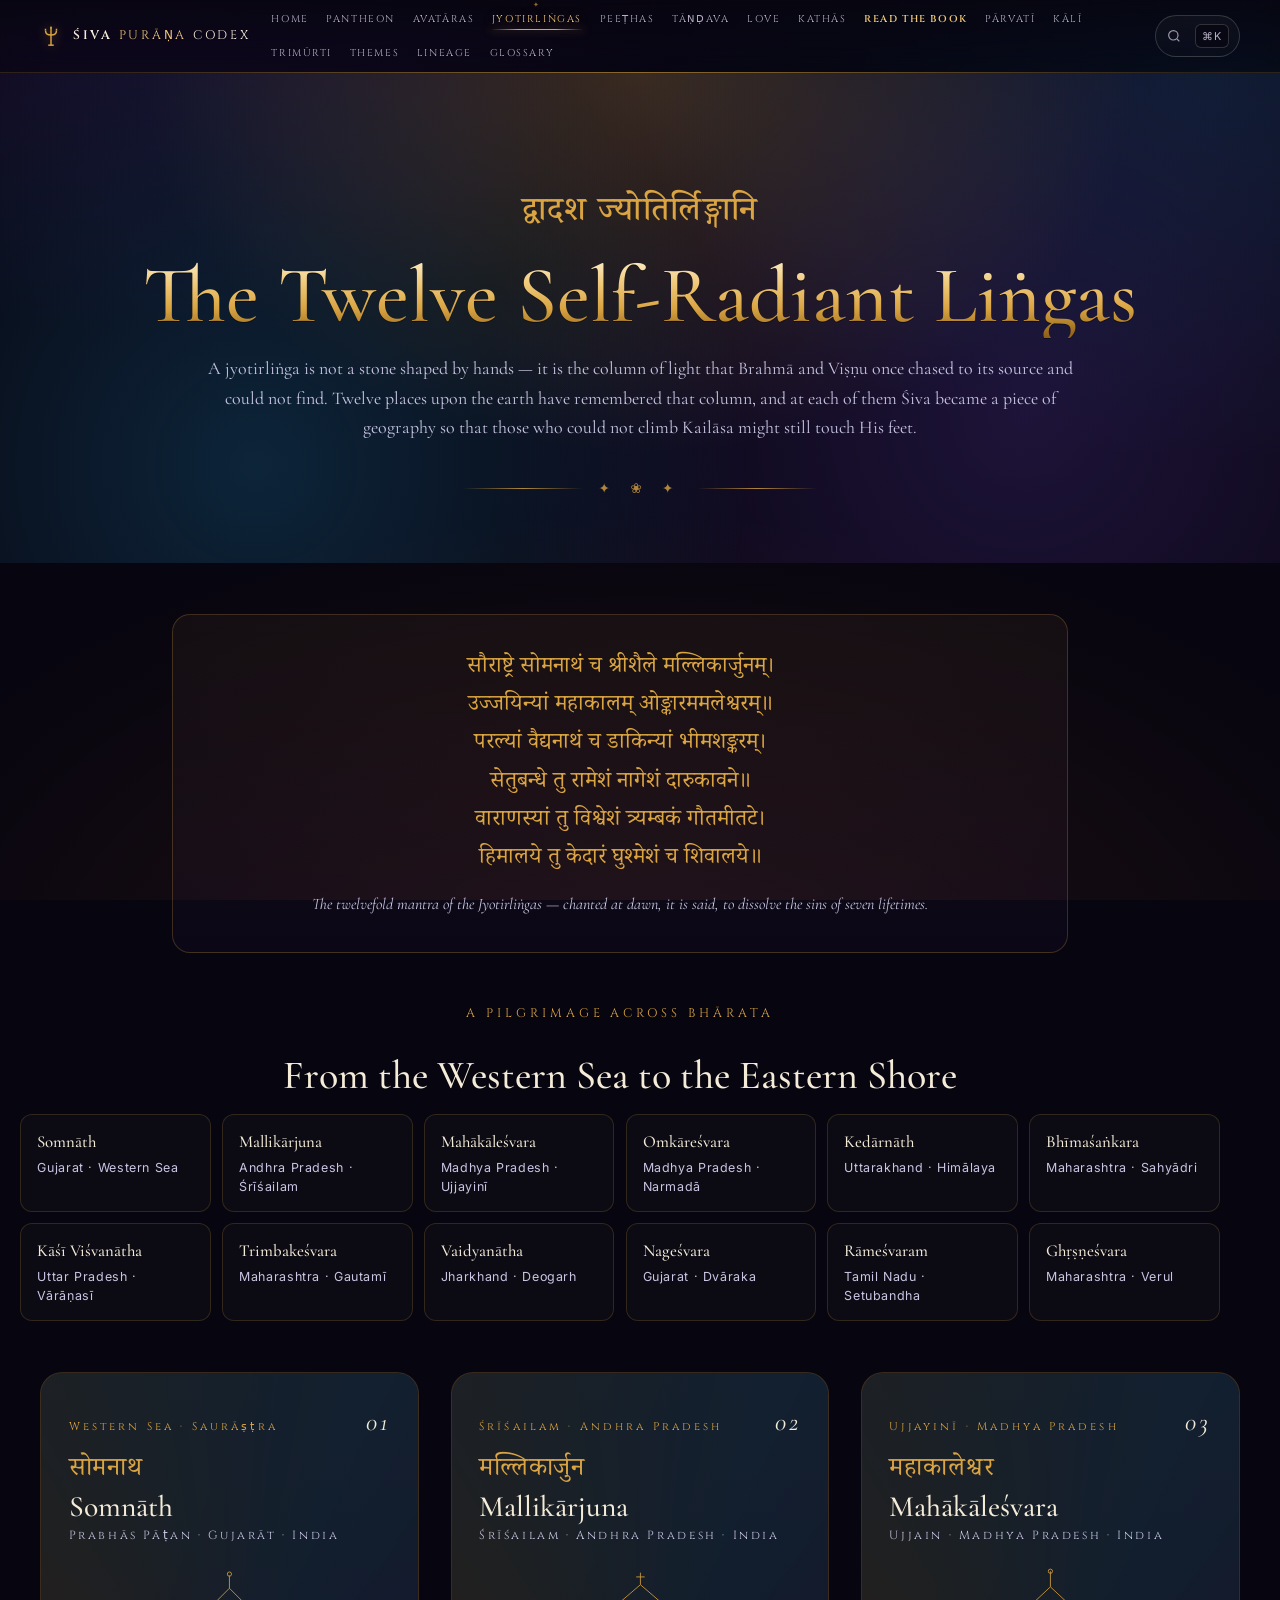
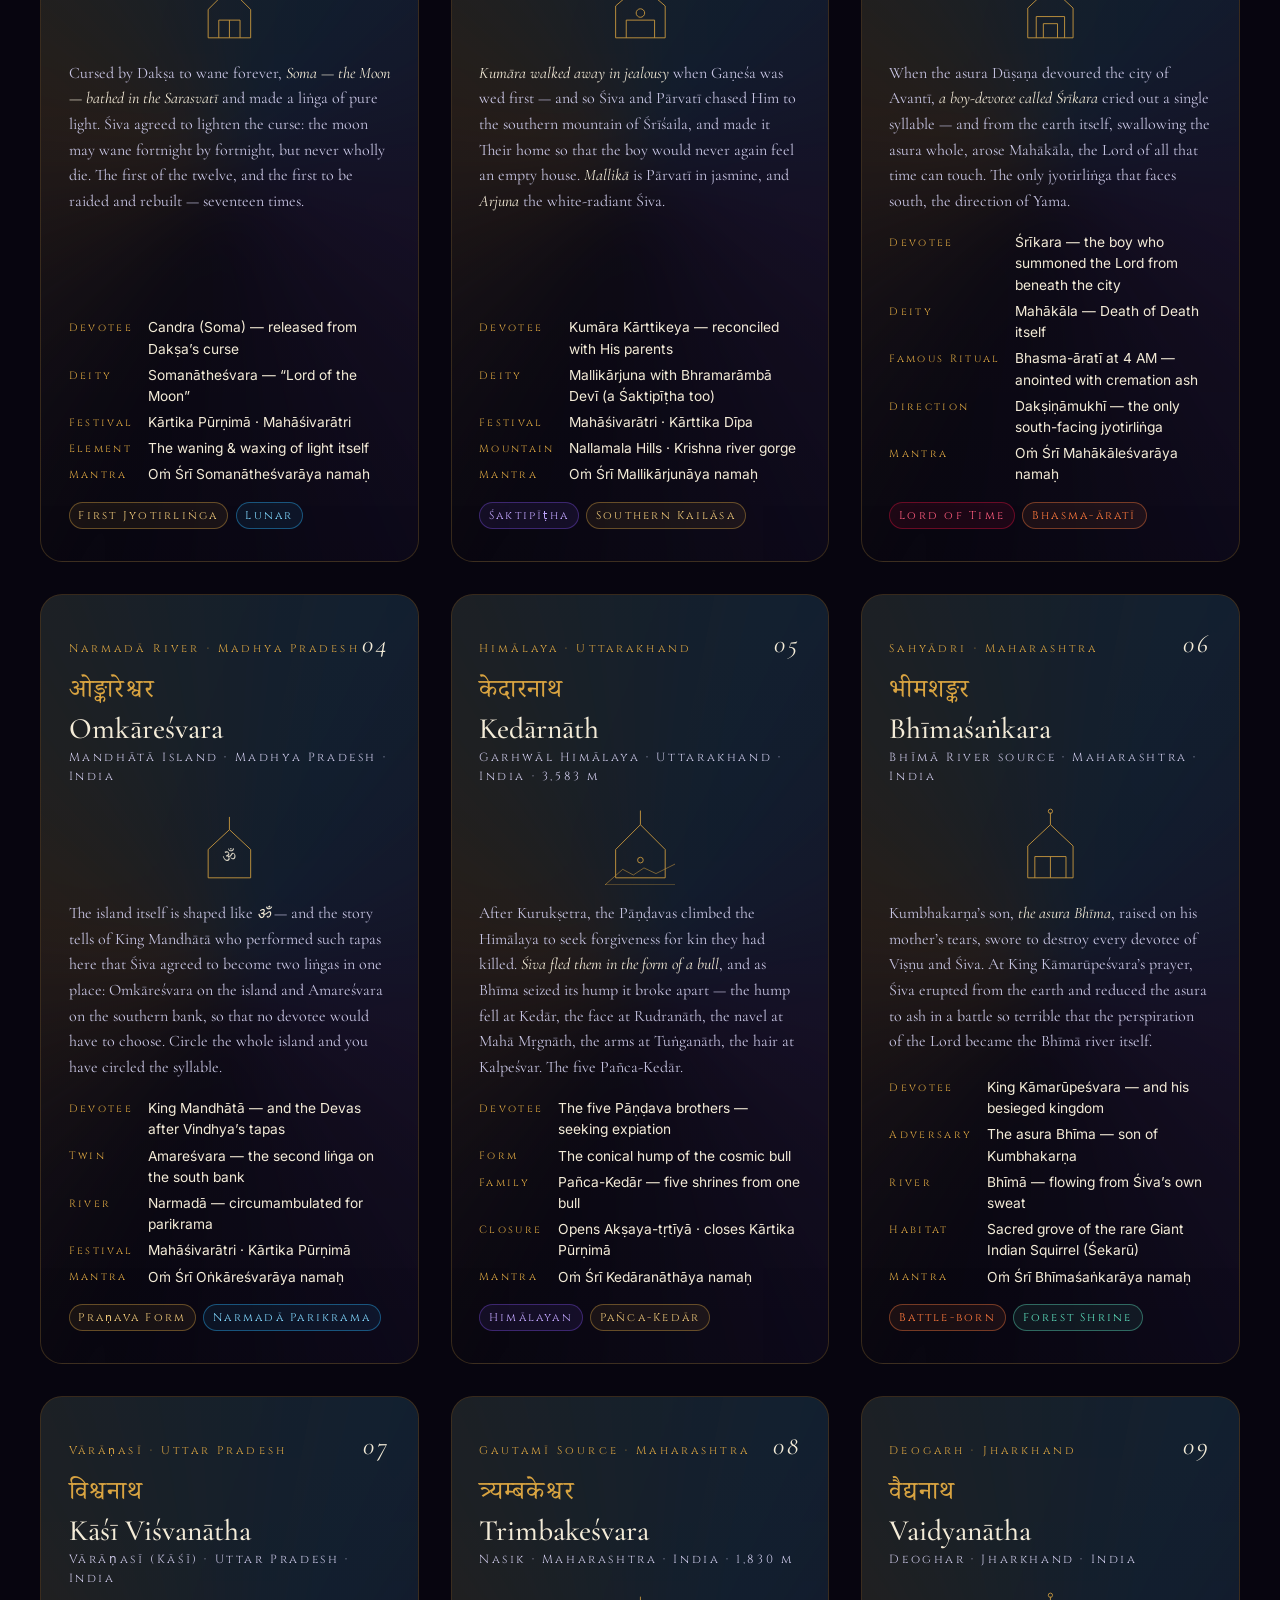
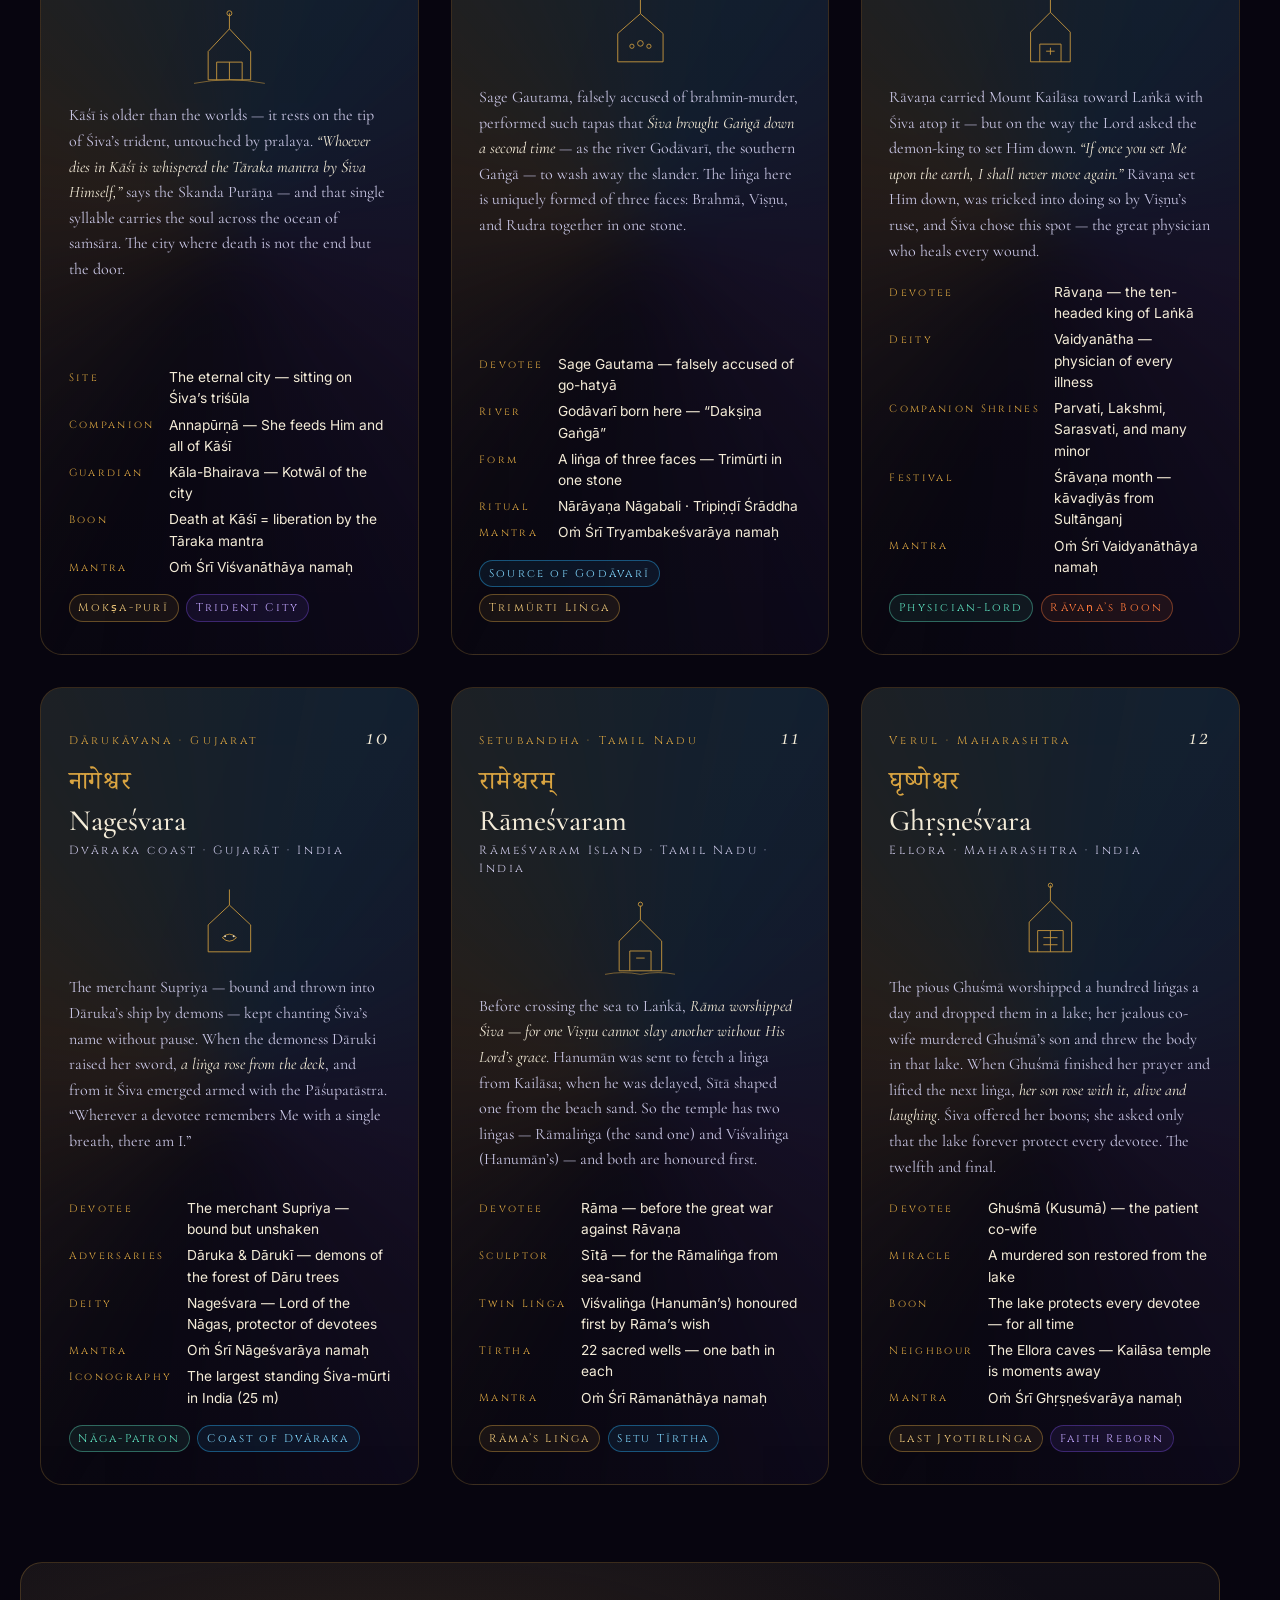
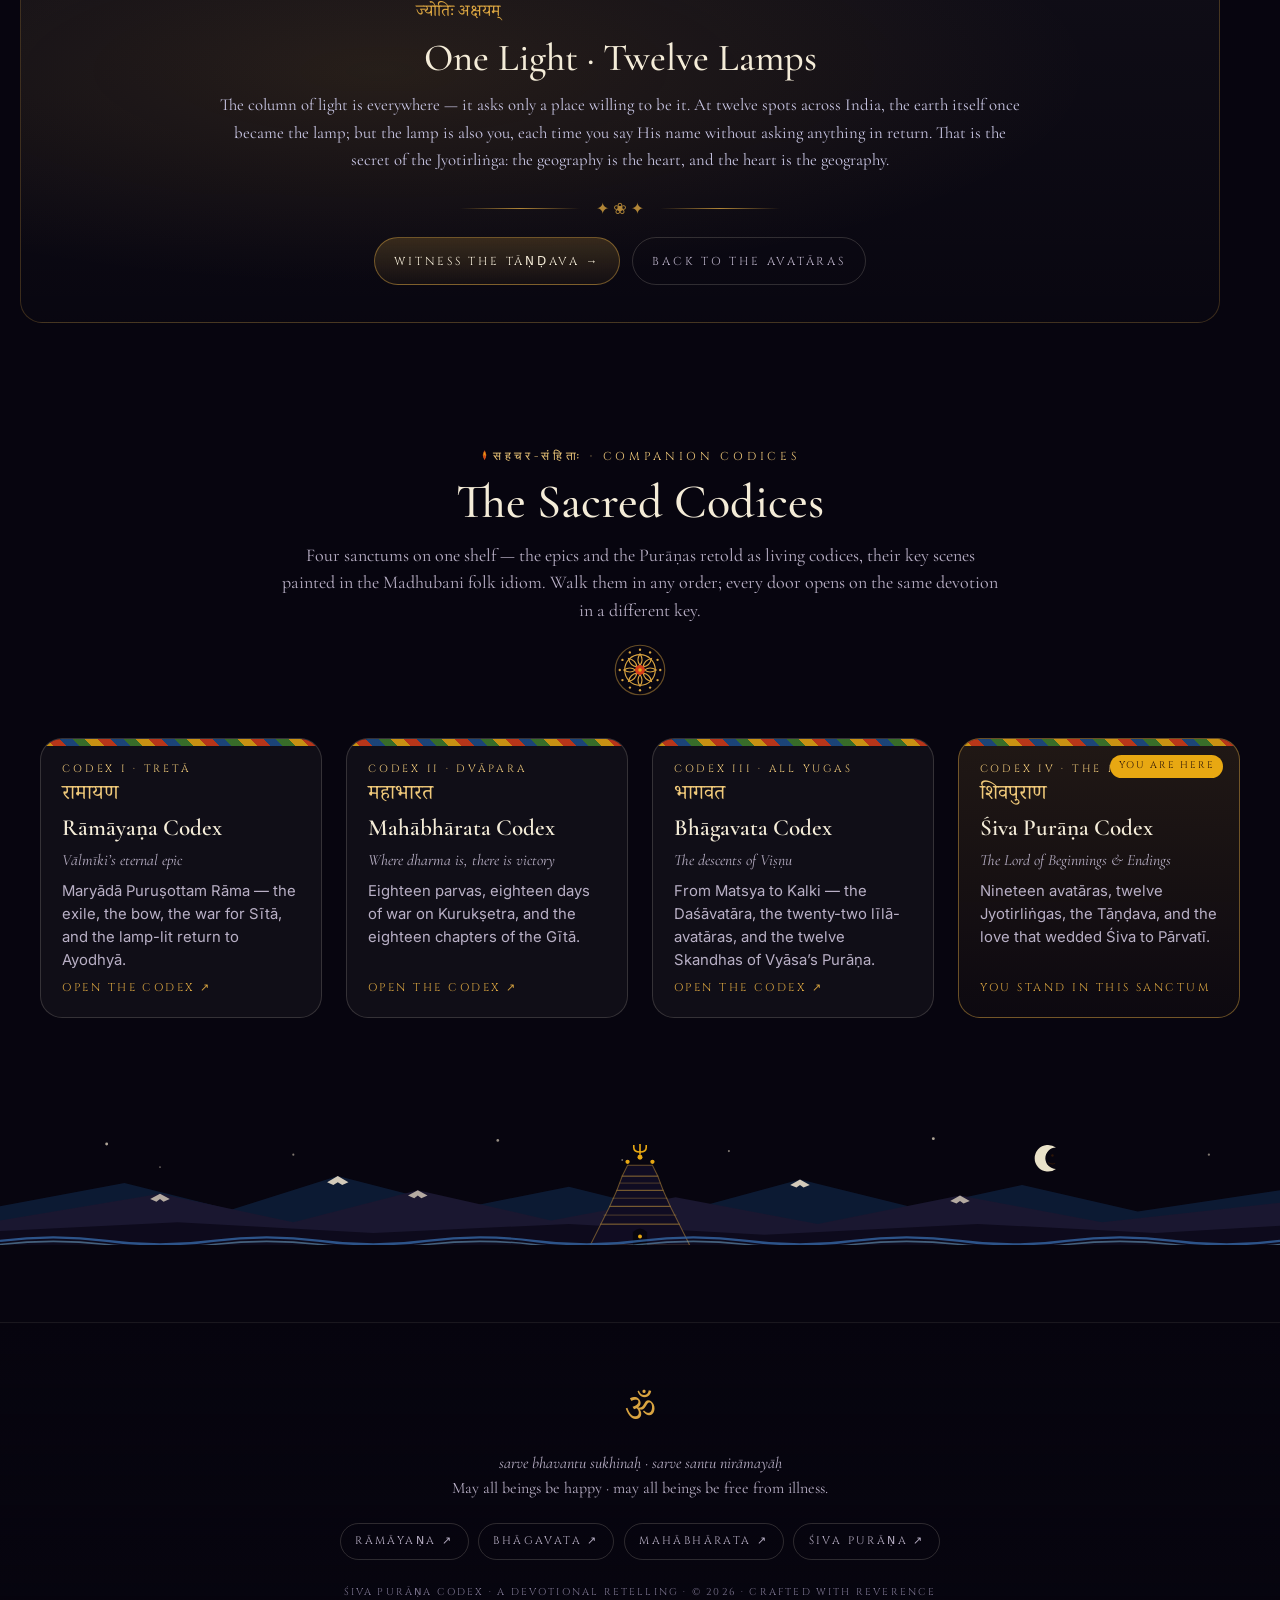
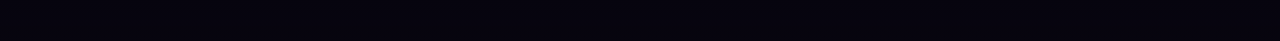
<file: jyotirlingas.html>
<!doctype html>
<html lang="en">
<head>
  <meta charset="utf-8" />
  <meta name="viewport" content="width=device-width, initial-scale=1" />
  <title>The Twelve Jyotirliṅgas — Śiva Purāṇa Codex</title>
  <meta name="description" content="The 12 self-radiant Jyotirliṅgas of Lord Śiva — Somnāth, Mallikārjuna, Mahākāleśvara, Omkāreśvara, Kedārnāth, Bhīmaśaṅkara, Kāśī Viśvanātha, Trimbakeśvara, Vaidyanātha, Nageśvara, Rāmeśvaram, and Ghṛṣṇeśvara — with their sthala-purāṇas." />
  <meta name="theme-color" content="#07050f" />

  <!-- Open Graph + Twitter -->
  <meta property="og:type" content="website" />
  <meta property="og:site_name" content="Śiva Purāṇa Codex" />
  <meta property="og:title" content="The 12 Jyotirliṅgas — Śiva Purāṇa Codex" />
  <meta property="og:description" content="The twelve self-manifest pillars of light — from Somnāth in the western sea to Rāmeśvaram in the southern shore — and the kathā of each." />
  <meta name="twitter:card" content="summary" />
  <meta name="twitter:title" content="The 12 Jyotirliṅgas" />
  <meta name="twitter:description" content="Twelve self-manifest pillars of light across Bhārat." />

  <!-- Fonts -->
  <link rel="preconnect" href="https://fonts.googleapis.com" />
  <link rel="preconnect" href="https://fonts.gstatic.com" crossorigin />
  <link href="https://fonts.googleapis.com/css2?family=Cinzel:wght@400;500;600&family=Cormorant+Garamond:ital,wght@0,400;0,500;0,600;1,400;1,500&family=Inter:wght@400;500;600&family=Noto+Serif+Devanagari:wght@400;500;600&display=swap" rel="stylesheet" />

  <!-- Styles -->
  <link rel="stylesheet" href="assets/css/reset.css" />
  <link rel="stylesheet" href="assets/css/global.css" />
  <link rel="stylesheet" href="assets/css/search.css" />
  <link rel="stylesheet" href="assets/css/pages/jyotirlingas.css" />
  <link rel="stylesheet" href="assets/css/divinity.css" />
</head>
<body>

  <a class="skip" href="#main" style="position:absolute;left:-9999px;">Skip to main content</a>

  <!-- ============ HEADER ============ -->
  <header class="site-header">
    <div class="shell">
      <a class="brand" href="index.html" aria-label="Śiva Purāṇa Codex home">
        <svg class="trishul" viewBox="0 0 24 24" fill="none" stroke="currentColor" stroke-width="1.6" aria-hidden="true">
          <path d="M12 2v20" />
          <path d="M6 6c0 3 2 5 6 5s6-2 6-5" />
          <path d="M6 6v-2M18 6v-2M12 4v-2" />
          <path d="M9 22h6" />
        </svg>
        <span><strong>ŚIVA</strong>&nbsp;<em>PURĀṆA</em>&nbsp;CODEX</span>
      </a>

      <button class="nav-toggle" data-nav-toggle aria-expanded="false" aria-controls="primary-nav" aria-label="Toggle navigation">
        <svg viewBox="0 0 24 24" fill="none" stroke="currentColor" stroke-width="1.8" aria-hidden="true">
          <path d="M3 7h18M3 12h18M3 17h18" />
        </svg>
      </button>

      <nav class="site-nav" id="primary-nav" data-nav aria-label="Primary">
        <ul role="list">
          <li><a href="index.html">Home</a></li>
          <li><a href="characters.html">Pantheon</a></li>
          <li><a href="avatars.html">Avatāras</a></li>
          <li><a href="jyotirlingas.html" aria-current="page">Jyotirliṅgas</a></li>
          <li><a href="shakti-peethas.html">Peeṭhas</a></li>
          <li><a href="tandava.html">Tāṇḍava</a></li>
          <li><a href="love-story.html">Love</a></li>
          <li><a href="stories.html">Kathās</a></li>
          <li><a href="book.html">Read the Book</a></li>
          <li><a href="parvati.html">Pārvatī</a></li>
          <li><a href="kali.html">Kālī</a></li>
          <li><a href="trimurti.html">Trimūrti</a></li>
          <li><a href="themes.html">Themes</a></li>
          <li><a href="lineage.html">Lineage</a></li>
          <li><a href="glossary.html">Glossary</a></li>
        </ul>
      </nav>

      <button class="search-btn" type="button" data-search-open aria-label="Search the codex" title="Press / or Ctrl+K">
        <svg viewBox="0 0 24 24" fill="none" stroke="currentColor" stroke-width="1.8" aria-hidden="true">
          <circle cx="11" cy="11" r="7"/><path d="m20 20-3.5-3.5"/>
        </svg>
        <span class="search-btn__label">Search</span>
        <kbd class="search-btn__key">⌘K</kbd>
      </button>
    </div>
  </header>

  <main id="main">

    <!-- ============ HERO ============ -->
    <section class="jl-hero">
      <div class="shell">
        <p class="deva">द्वादश ज्योतिर्लिङ्गानि</p>
        <h1 class="gold-text">The Twelve Self-Radiant Liṅgas</h1>
        <p>
          A jyotirliṅga is not a stone shaped by hands — it is the column of light that Brahmā
          and Viṣṇu once chased to its source and could not find. Twelve places upon the earth
          have remembered that column, and at each of them Śiva became a piece of geography so
          that those who could not climb Kailāsa might still touch His feet.
        </p>
        <div class="divider" aria-hidden="true">✦ ❀ ✦</div>
      </div>
    </section>


    <!-- ============ VERSE OF GUIDANCE ============ -->
    <section class="shell jl-verse">
      <div class="shloka">
        <p>
          सौराष्ट्रे सोमनाथं च श्रीशैले मल्लिकार्जुनम्।<br />
          उज्जयिन्यां महाकालम् ओङ्कारममलेश्वरम्॥<br />
          परल्यां वैद्यनाथं च डाकिन्यां भीमशङ्करम्।<br />
          सेतुबन्धे तु रामेशं नागेशं दारुकावने॥<br />
          वाराणस्यां तु विश्वेशं त्र्यम्बकं गौतमीतटे।<br />
          हिमालये तु केदारं घुश्मेशं च शिवालये॥
        </p>
        <p>
          The twelvefold mantra of the Jyotirliṅgas — chanted at dawn, it is said,
          to dissolve the sins of seven lifetimes.
        </p>
      </div>
    </section>


    <!-- ============ INDIA RIBBON — quick jump ============ -->
    <section class="shell jl-ribbon" aria-labelledby="ribbon-head">
      <p class="eyebrow">A Pilgrimage Across Bhārata</p>
      <h2 id="ribbon-head">From the Western Sea to the Eastern Shore</h2>
      <div class="jl-ribbon__grid">
        <a class="jl-ribbon__pin" href="#somnath"><strong>Somnāth</strong><small>Gujarat · Western Sea</small></a>
        <a class="jl-ribbon__pin" href="#mallikarjuna"><strong>Mallikārjuna</strong><small>Andhra Pradesh · Śrīśailam</small></a>
        <a class="jl-ribbon__pin" href="#mahakaleshwar"><strong>Mahākāleśvara</strong><small>Madhya Pradesh · Ujjayinī</small></a>
        <a class="jl-ribbon__pin" href="#omkareshwar"><strong>Omkāreśvara</strong><small>Madhya Pradesh · Narmadā</small></a>
        <a class="jl-ribbon__pin" href="#kedarnath"><strong>Kedārnāth</strong><small>Uttarakhand · Himālaya</small></a>
        <a class="jl-ribbon__pin" href="#bhimashankar"><strong>Bhīmaśaṅkara</strong><small>Maharashtra · Sahyādri</small></a>
        <a class="jl-ribbon__pin" href="#vishwanath"><strong>Kāśī Viśvanātha</strong><small>Uttar Pradesh · Vārāṇasī</small></a>
        <a class="jl-ribbon__pin" href="#trimbakeshwar"><strong>Trimbakeśvara</strong><small>Maharashtra · Gautamī</small></a>
        <a class="jl-ribbon__pin" href="#vaidyanath"><strong>Vaidyanātha</strong><small>Jharkhand · Deogarh</small></a>
        <a class="jl-ribbon__pin" href="#nageshwar"><strong>Nageśvara</strong><small>Gujarat · Dvāraka</small></a>
        <a class="jl-ribbon__pin" href="#rameshwaram"><strong>Rāmeśvaram</strong><small>Tamil Nadu · Setubandha</small></a>
        <a class="jl-ribbon__pin" href="#ghrishneshwar"><strong>Ghṛṣṇeśvara</strong><small>Maharashtra · Verul</small></a>
      </div>
    </section>


    <!-- ============ TEMPLE GRID ============ -->
    <section class="shell" aria-labelledby="grid-head">
      <h2 id="grid-head" class="sr-only" style="position:absolute;left:-9999px;">The twelve jyotirliṅgas</h2>

      <div class="jl-grid">

        <!-- ============ 01 · SOMNĀTH ============ -->
        <article class="tcard" id="somnath">
          <span class="anchor-alias" id="j-01" aria-hidden="true"></span>
          <div class="tcard__top">
            <span>Western Sea · Saurāṣṭra</span>
            <span class="tcard__num">01</span>
          </div>
          <p class="tcard__deva">सोमनाथ</p>
          <h3 class="tcard__name">Somnāth</h3>
          <p class="tcard__location">Prabhās Pāṭan · Gujarāt · India</p>

          <div class="tcard__shrine" aria-hidden="true">
            <svg viewBox="0 0 100 110">
              <path d="M20 100 L20 60 L50 30 L80 60 L80 100 Z" />
              <path d="M50 30 L50 12" />
              <circle cx="50" cy="10" r="3" />
              <path d="M35 100 L35 75 L65 75 L65 100" />
              <path d="M50 75 L50 100" />
            </svg>
          </div>

          <p class="tcard__story">
            Cursed by Dakṣa to wane forever, <em>Soma — the Moon — bathed in the Sarasvatī</em>
            and made a liṅga of pure light. Śiva agreed to lighten the curse: the moon may
            wane fortnight by fortnight, but never wholly die. The first of the twelve,
            and the first to be raided and rebuilt — seventeen times.
          </p>

          <dl class="tcard__meta">
            <dt>Devotee</dt><dd>Candra (Soma) — released from Dakṣa’s curse</dd>
            <dt>Deity</dt><dd>Somanātheśvara — “Lord of the Moon”</dd>
            <dt>Festival</dt><dd>Kārtika Pūrṇimā · Mahāśivarātri</dd>
            <dt>Element</dt><dd>The waning &amp; waxing of light itself</dd>
            <dt>Mantra</dt><dd>Oṁ Śrī Somanātheśvarāya namaḥ</dd>
          </dl>

          <div class="tcard__tags">
            <span class="chip chip--gold">First Jyotirliṅga</span>
            <span class="chip chip--blue">Lunar</span>
          </div>
        </article>


        <!-- ============ 02 · MALLIKĀRJUNA ============ -->
        <article class="tcard" id="mallikarjuna">
          <span class="anchor-alias" id="j-02" aria-hidden="true"></span>
          <div class="tcard__top">
            <span>Śrīśailam · Andhra Pradesh</span>
            <span class="tcard__num">02</span>
          </div>
          <p class="tcard__deva">मल्लिकार्जुन</p>
          <h3 class="tcard__name">Mallikārjuna</h3>
          <p class="tcard__location">Śrīśailam · Andhra Pradesh · India</p>

          <div class="tcard__shrine" aria-hidden="true">
            <svg viewBox="0 0 100 110">
              <path d="M15 100 L15 55 L50 25 L85 55 L85 100 Z" />
              <path d="M50 25 L50 8" />
              <path d="M44 14 L56 14" />
              <path d="M30 100 L30 75 L70 75 L70 100" />
              <circle cx="50" cy="65" r="6" />
            </svg>
          </div>

          <p class="tcard__story">
            <em>Kumāra walked away in jealousy</em> when Gaṇeśa was wed first — and so Śiva and
            Pārvatī chased Him to the southern mountain of Śrīśaila, and made it Their home
            so that the boy would never again feel an empty house. <em>Mallikā</em> is Pārvatī
            in jasmine, and <em>Arjuna</em> the white-radiant Śiva.
          </p>

          <dl class="tcard__meta">
            <dt>Devotee</dt><dd>Kumāra Kārttikeya — reconciled with His parents</dd>
            <dt>Deity</dt><dd>Mallikārjuna with Bhramarāmbā Devī (a Śaktipīṭha too)</dd>
            <dt>Festival</dt><dd>Mahāśivarātri · Kārttika Dīpa</dd>
            <dt>Mountain</dt><dd>Nallamala Hills · Krishna river gorge</dd>
            <dt>Mantra</dt><dd>Oṁ Śrī Mallikārjunāya namaḥ</dd>
          </dl>

          <div class="tcard__tags">
            <span class="chip chip--violet">Śaktipīṭha</span>
            <span class="chip chip--gold">Southern Kailāsa</span>
          </div>
        </article>


        <!-- ============ 03 · MAHĀKĀLEŚVARA ============ -->
        <article class="tcard" id="mahakaleshwar">
          <span class="anchor-alias" id="j-03" aria-hidden="true"></span>
          <div class="tcard__top">
            <span>Ujjayinī · Madhya Pradesh</span>
            <span class="tcard__num">03</span>
          </div>
          <p class="tcard__deva">महाकालेश्वर</p>
          <h3 class="tcard__name">Mahākāleśvara</h3>
          <p class="tcard__location">Ujjain · Madhya Pradesh · India</p>

          <div class="tcard__shrine" aria-hidden="true">
            <svg viewBox="0 0 100 110">
              <path d="M18 100 L18 58 L50 28 L82 58 L82 100 Z" />
              <path d="M50 28 L50 6" />
              <circle cx="50" cy="6" r="3" />
              <path d="M30 100 L30 70 L70 70 L70 100" />
              <path d="M40 100 L40 80 L60 80 L60 100" />
            </svg>
          </div>

          <p class="tcard__story">
            When the asura Dūṣaṇa devoured the city of Avantī, <em>a boy-devotee called Śrīkara</em>
            cried out a single syllable — and from the earth itself, swallowing the asura whole,
            arose Mahākāla, the Lord of all that time can touch. The only jyotirliṅga that faces
            south, the direction of Yama.
          </p>

          <dl class="tcard__meta">
            <dt>Devotee</dt><dd>Śrīkara — the boy who summoned the Lord from beneath the city</dd>
            <dt>Deity</dt><dd>Mahākāla — Death of Death itself</dd>
            <dt>Famous Ritual</dt><dd>Bhasma-āratī at 4 AM — anointed with cremation ash</dd>
            <dt>Direction</dt><dd>Dakṣiṇāmukhī — the only south-facing jyotirliṅga</dd>
            <dt>Mantra</dt><dd>Oṁ Śrī Mahākāleśvarāya namaḥ</dd>
          </dl>

          <div class="tcard__tags">
            <span class="chip chip--kali">Lord of Time</span>
            <span class="chip chip--fire">Bhasma-āratī</span>
          </div>
        </article>


        <!-- ============ 04 · OMKĀREŚVARA ============ -->
        <article class="tcard" id="omkareshwar">
          <span class="anchor-alias" id="j-04" aria-hidden="true"></span>
          <div class="tcard__top">
            <span>Narmadā River · Madhya Pradesh</span>
            <span class="tcard__num">04</span>
          </div>
          <p class="tcard__deva">ओङ्कारेश्वर</p>
          <h3 class="tcard__name">Omkāreśvara</h3>
          <p class="tcard__location">Mandhātā Island · Madhya Pradesh · India</p>

          <div class="tcard__shrine" aria-hidden="true">
            <svg viewBox="0 0 100 110">
              <path d="M20 100 L20 60 L50 32 L80 60 L80 100 Z" />
              <path d="M50 32 L50 14" />
              <text x="50" y="76" text-anchor="middle" font-family="Noto Serif Devanagari, serif" font-size="22" fill="currentColor" stroke="none">ॐ</text>
            </svg>
          </div>

          <p class="tcard__story">
            The island itself is shaped like <em>ॐ</em> — and the story tells of King Mandhātā
            who performed such tapas here that Śiva agreed to become two liṅgas in one place:
            Omkāreśvara on the island and Amareśvara on the southern bank, so that no devotee
            would have to choose. Circle the whole island and you have circled the syllable.
          </p>

          <dl class="tcard__meta">
            <dt>Devotee</dt><dd>King Mandhātā — and the Devas after Vindhya’s tapas</dd>
            <dt>Twin</dt><dd>Amareśvara — the second liṅga on the south bank</dd>
            <dt>River</dt><dd>Narmadā — circumambulated for parikrama</dd>
            <dt>Festival</dt><dd>Mahāśivarātri · Kārtika Pūrṇimā</dd>
            <dt>Mantra</dt><dd>Oṁ Śrī Oṅkāreśvarāya namaḥ</dd>
          </dl>

          <div class="tcard__tags">
            <span class="chip chip--gold">Praṇava Form</span>
            <span class="chip chip--blue">Narmadā Parikrama</span>
          </div>
        </article>


        <!-- ============ 05 · KEDĀRNĀTH ============ -->
        <article class="tcard" id="kedarnath">
          <span class="anchor-alias" id="j-05" aria-hidden="true"></span>
          <div class="tcard__top">
            <span>Himālaya · Uttarakhand</span>
            <span class="tcard__num">05</span>
          </div>
          <p class="tcard__deva">केदारनाथ</p>
          <h3 class="tcard__name">Kedārnāth</h3>
          <p class="tcard__location">Garhwāl Himālaya · Uttarakhand · India · 3,583 m</p>

          <div class="tcard__shrine" aria-hidden="true">
            <svg viewBox="0 0 100 110">
              <path d="M15 100 L15 60 L50 25 L85 60 L85 100 Z" />
              <path d="M50 25 L50 5" />
              <path d="M0 110 L25 88 L40 96 L55 86 L72 94 L100 80 L100 110 Z" stroke-width="0.8" />
              <circle cx="50" cy="75" r="4" />
            </svg>
          </div>

          <p class="tcard__story">
            After Kurukṣetra, the Pāṇḍavas climbed the Himālaya to seek forgiveness for kin
            they had killed. <em>Śiva fled them in the form of a bull</em>, and as Bhīma seized
            its hump it broke apart — the hump fell at Kedār, the face at Rudranāth, the navel
            at Mahā Mṛgnāth, the arms at Tuṅganāth, the hair at Kalpeśvar. The five Pañca-Kedār.
          </p>

          <dl class="tcard__meta">
            <dt>Devotee</dt><dd>The five Pāṇḍava brothers — seeking expiation</dd>
            <dt>Form</dt><dd>The conical hump of the cosmic bull</dd>
            <dt>Family</dt><dd>Pañca-Kedār — five shrines from one bull</dd>
            <dt>Closure</dt><dd>Opens Akṣaya-tṛtīyā · closes Kārtika Pūrṇimā</dd>
            <dt>Mantra</dt><dd>Oṁ Śrī Kedāranāthāya namaḥ</dd>
          </dl>

          <div class="tcard__tags">
            <span class="chip chip--violet">Himālayan</span>
            <span class="chip chip--gold">Pañca-Kedār</span>
          </div>
        </article>


        <!-- ============ 06 · BHĪMAŚAṄKARA ============ -->
        <article class="tcard" id="bhimashankar">
          <span class="anchor-alias" id="j-06" aria-hidden="true"></span>
          <div class="tcard__top">
            <span>Sahyādri · Maharashtra</span>
            <span class="tcard__num">06</span>
          </div>
          <p class="tcard__deva">भीमशङ्कर</p>
          <h3 class="tcard__name">Bhīmaśaṅkara</h3>
          <p class="tcard__location">Bhīmā River source · Maharashtra · India</p>

          <div class="tcard__shrine" aria-hidden="true">
            <svg viewBox="0 0 100 110">
              <path d="M18 100 L18 55 L50 25 L82 55 L82 100 Z" />
              <path d="M50 25 L50 8" />
              <circle cx="50" cy="6" r="3" />
              <path d="M28 100 L28 70 L72 70 L72 100" />
              <path d="M50 70 L50 100" />
            </svg>
          </div>

          <p class="tcard__story">
            Kumbhakarṇa’s son, <em>the asura Bhīma</em>, raised on his mother’s tears, swore to
            destroy every devotee of Viṣṇu and Śiva. At King Kāmarūpeśvara’s prayer, Śiva
            erupted from the earth and reduced the asura to ash in a battle so terrible that
            the perspiration of the Lord became the Bhīmā river itself.
          </p>

          <dl class="tcard__meta">
            <dt>Devotee</dt><dd>King Kāmarūpeśvara — and his besieged kingdom</dd>
            <dt>Adversary</dt><dd>The asura Bhīma — son of Kumbhakarṇa</dd>
            <dt>River</dt><dd>Bhīmā — flowing from Śiva’s own sweat</dd>
            <dt>Habitat</dt><dd>Sacred grove of the rare Giant Indian Squirrel (Śekarū)</dd>
            <dt>Mantra</dt><dd>Oṁ Śrī Bhīmaśaṅkarāya namaḥ</dd>
          </dl>

          <div class="tcard__tags">
            <span class="chip chip--fire">Battle-born</span>
            <span class="chip chip--green">Forest Shrine</span>
          </div>
        </article>


        <!-- ============ 07 · KĀŚĪ VIŚVANĀTHA ============ -->
        <article class="tcard" id="vishwanath">
          <span class="anchor-alias" id="j-07" aria-hidden="true"></span>
          <div class="tcard__top">
            <span>Vārāṇasī · Uttar Pradesh</span>
            <span class="tcard__num">07</span>
          </div>
          <p class="tcard__deva">विश्वनाथ</p>
          <h3 class="tcard__name">Kāśī Viśvanātha</h3>
          <p class="tcard__location">Vārāṇasī (Kāśī) · Uttar Pradesh · India</p>

          <div class="tcard__shrine" aria-hidden="true">
            <svg viewBox="0 0 100 110">
              <path d="M20 100 L20 60 L50 28 L80 60 L80 100 Z" />
              <path d="M50 28 L50 6" />
              <circle cx="50" cy="6" r="3.5" />
              <path d="M32 100 L32 75 L68 75 L68 100" />
              <path d="M50 75 L50 100" />
              <path d="M0 105 Q50 95 100 105" stroke-width="0.8" />
            </svg>
          </div>

          <p class="tcard__story">
            Kāśī is older than the worlds — it rests on the tip of Śiva’s trident, untouched
            by pralaya. <em>“Whoever dies in Kāśī is whispered the Tāraka mantra by Śiva Himself,”</em>
            says the Skanda Purāṇa — and that single syllable carries the soul across the
            ocean of saṁsāra. The city where death is not the end but the door.
          </p>

          <dl class="tcard__meta">
            <dt>Site</dt><dd>The eternal city — sitting on Śiva’s triśūla</dd>
            <dt>Companion</dt><dd>Annapūrṇā — She feeds Him and all of Kāśī</dd>
            <dt>Guardian</dt><dd>Kāla-Bhairava — Kotwāl of the city</dd>
            <dt>Boon</dt><dd>Death at Kāśī = liberation by the Tāraka mantra</dd>
            <dt>Mantra</dt><dd>Oṁ Śrī Viśvanāthāya namaḥ</dd>
          </dl>

          <div class="tcard__tags">
            <span class="chip chip--gold">Mokṣa-purī</span>
            <span class="chip chip--violet">Trident City</span>
          </div>
        </article>


        <!-- ============ 08 · TRIMBAKEŚVARA ============ -->
        <article class="tcard" id="trimbakeshwar">
          <span class="anchor-alias" id="j-08" aria-hidden="true"></span>
          <div class="tcard__top">
            <span>Gautamī Source · Maharashtra</span>
            <span class="tcard__num">08</span>
          </div>
          <p class="tcard__deva">त्र्यम्बकेश्वर</p>
          <h3 class="tcard__name">Trimbakeśvara</h3>
          <p class="tcard__location">Nasik · Maharashtra · India · 1,830 m</p>

          <div class="tcard__shrine" aria-hidden="true">
            <svg viewBox="0 0 100 110">
              <path d="M18 100 L18 60 L50 32 L82 60 L82 100 Z" />
              <path d="M50 32 L50 8" />
              <circle cx="50" cy="74" r="4" />
              <circle cx="38" cy="78" r="3" />
              <circle cx="62" cy="78" r="3" />
            </svg>
          </div>

          <p class="tcard__story">
            Sage Gautama, falsely accused of brahmin-murder, performed such tapas that
            <em>Śiva brought Gaṅgā down a second time</em> — as the river Godāvarī, the southern
            Gaṅgā — to wash away the slander. The liṅga here is uniquely formed of three faces:
            Brahmā, Viṣṇu, and Rudra together in one stone.
          </p>

          <dl class="tcard__meta">
            <dt>Devotee</dt><dd>Sage Gautama — falsely accused of go-hatyā</dd>
            <dt>River</dt><dd>Godāvarī born here — “Dakṣiṇa Gaṅgā”</dd>
            <dt>Form</dt><dd>A liṅga of three faces — Trimūrti in one stone</dd>
            <dt>Ritual</dt><dd>Nārāyaṇa Nāgabali · Tripiṇḍī Śrāddha</dd>
            <dt>Mantra</dt><dd>Oṁ Śrī Tryambakeśvarāya namaḥ</dd>
          </dl>

          <div class="tcard__tags">
            <span class="chip chip--blue">Source of Godāvarī</span>
            <span class="chip chip--gold">Trimūrti Liṅga</span>
          </div>
        </article>


        <!-- ============ 09 · VAIDYANĀTHA ============ -->
        <article class="tcard" id="vaidyanath">
          <span class="anchor-alias" id="j-09" aria-hidden="true"></span>
          <div class="tcard__top">
            <span>Deogarh · Jharkhand</span>
            <span class="tcard__num">09</span>
          </div>
          <p class="tcard__deva">वैद्यनाथ</p>
          <h3 class="tcard__name">Vaidyanātha</h3>
          <p class="tcard__location">Deoghar · Jharkhand · India</p>

          <div class="tcard__shrine" aria-hidden="true">
            <svg viewBox="0 0 100 110">
              <path d="M22 100 L22 58 L50 30 L78 58 L78 100 Z" />
              <path d="M50 30 L50 8" />
              <circle cx="50" cy="6" r="3" />
              <path d="M35 100 L35 75 L65 75 L65 100" />
              <path d="M44 85 L56 85" />
              <path d="M50 80 L50 90" />
            </svg>
          </div>

          <p class="tcard__story">
            Rāvaṇa carried Mount Kailāsa toward Laṅkā with Śiva atop it — but on the way the
            Lord asked the demon-king to set Him down. <em>“If once you set Me upon the earth,
            I shall never move again.”</em> Rāvaṇa set Him down, was tricked into doing so by
            Viṣṇu’s ruse, and Śiva chose this spot — the great physician who heals every wound.
          </p>

          <dl class="tcard__meta">
            <dt>Devotee</dt><dd>Rāvaṇa — the ten-headed king of Laṅkā</dd>
            <dt>Deity</dt><dd>Vaidyanātha — physician of every illness</dd>
            <dt>Companion Shrines</dt><dd>Parvati, Lakshmi, Sarasvati, and many minor</dd>
            <dt>Festival</dt><dd>Śrāvaṇa month — kāvaḍiyās from Sultānganj</dd>
            <dt>Mantra</dt><dd>Oṁ Śrī Vaidyanāthāya namaḥ</dd>
          </dl>

          <div class="tcard__tags">
            <span class="chip chip--green">Physician-Lord</span>
            <span class="chip chip--fire">Rāvaṇa’s Boon</span>
          </div>
        </article>


        <!-- ============ 10 · NĀGEŚVARA ============ -->
        <article class="tcard" id="nageshwar">
          <span class="anchor-alias" id="j-10" aria-hidden="true"></span>
          <div class="tcard__top">
            <span>Dārukāvana · Gujarat</span>
            <span class="tcard__num">10</span>
          </div>
          <p class="tcard__deva">नागेश्वर</p>
          <h3 class="tcard__name">Nageśvara</h3>
          <p class="tcard__location">Dvāraka coast · Gujarāt · India</p>

          <div class="tcard__shrine" aria-hidden="true">
            <svg viewBox="0 0 100 110">
              <path d="M20 100 L20 62 L50 34 L80 62 L80 100 Z" />
              <path d="M50 34 L50 12" />
              <path d="M40 80 Q50 70 60 80 Q50 90 40 80 Z" />
              <circle cx="44" cy="78" r="1.4" fill="currentColor" stroke="none" />
              <circle cx="56" cy="78" r="1.4" fill="currentColor" stroke="none" />
            </svg>
          </div>

          <p class="tcard__story">
            The merchant Supriya — bound and thrown into Dāruka’s ship by demons — kept
            chanting Śiva’s name without pause. When the demoness Dāruki raised her sword,
            <em>a liṅga rose from the deck</em>, and from it Śiva emerged armed with the Pāśupatāstra.
            “Wherever a devotee remembers Me with a single breath, there am I.”
          </p>

          <dl class="tcard__meta">
            <dt>Devotee</dt><dd>The merchant Supriya — bound but unshaken</dd>
            <dt>Adversaries</dt><dd>Dāruka &amp; Dārukī — demons of the forest of Dāru trees</dd>
            <dt>Deity</dt><dd>Nageśvara — Lord of the Nāgas, protector of devotees</dd>
            <dt>Mantra</dt><dd>Oṁ Śrī Nāgeśvarāya namaḥ</dd>
            <dt>Iconography</dt><dd>The largest standing Śiva-mūrti in India (25 m)</dd>
          </dl>

          <div class="tcard__tags">
            <span class="chip chip--green">Nāga-Patron</span>
            <span class="chip chip--blue">Coast of Dvāraka</span>
          </div>
        </article>


        <!-- ============ 11 · RĀMEŚVARAM ============ -->
        <article class="tcard" id="rameshwaram">
          <span class="anchor-alias" id="j-11" aria-hidden="true"></span>
          <div class="tcard__top">
            <span>Setubandha · Tamil Nadu</span>
            <span class="tcard__num">11</span>
          </div>
          <p class="tcard__deva">रामेश्वरम्</p>
          <h3 class="tcard__name">Rāmeśvaram</h3>
          <p class="tcard__location">Rāmeśvaram Island · Tamil Nadu · India</p>

          <div class="tcard__shrine" aria-hidden="true">
            <svg viewBox="0 0 100 110">
              <path d="M20 100 L20 58 L50 28 L80 58 L80 100 Z" />
              <path d="M50 28 L50 8" />
              <circle cx="50" cy="6" r="3" />
              <path d="M0 105 Q25 100 50 105 Q75 100 100 105" stroke-width="0.8" />
              <path d="M35 100 L35 72 L65 72 L65 100" />
              <path d="M44 82 L56 82" />
            </svg>
          </div>

          <p class="tcard__story">
            Before crossing the sea to Laṅkā, <em>Rāma worshipped Śiva — for one Viṣṇu cannot
            slay another without His Lord’s grace</em>. Hanumān was sent to fetch a liṅga from
            Kailāsa; when he was delayed, Sītā shaped one from the beach sand. So the temple
            has two liṅgas — Rāmaliṅga (the sand one) and Viśvaliṅga (Hanumān’s) — and both
            are honoured first.
          </p>

          <dl class="tcard__meta">
            <dt>Devotee</dt><dd>Rāma — before the great war against Rāvaṇa</dd>
            <dt>Sculptor</dt><dd>Sītā — for the Rāmaliṅga from sea-sand</dd>
            <dt>Twin Liṅga</dt><dd>Viśvaliṅga (Hanumān’s) honoured first by Rāma’s wish</dd>
            <dt>Tīrtha</dt><dd>22 sacred wells — one bath in each</dd>
            <dt>Mantra</dt><dd>Oṁ Śrī Rāmanāthāya namaḥ</dd>
          </dl>

          <div class="tcard__tags">
            <span class="chip chip--gold">Rāma’s Liṅga</span>
            <span class="chip chip--blue">Setu Tīrtha</span>
          </div>
        </article>


        <!-- ============ 12 · GHṚṢṆEŚVARA ============ -->
        <article class="tcard" id="ghrishneshwar">
          <span class="anchor-alias" id="j-12" aria-hidden="true"></span>
          <div class="tcard__top">
            <span>Verul · Maharashtra</span>
            <span class="tcard__num">12</span>
          </div>
          <p class="tcard__deva">घृष्णेश्वर</p>
          <h3 class="tcard__name">Ghṛṣṇeśvara</h3>
          <p class="tcard__location">Ellora · Maharashtra · India</p>

          <div class="tcard__shrine" aria-hidden="true">
            <svg viewBox="0 0 100 110">
              <path d="M20 100 L20 58 L50 28 L80 58 L80 100 Z" />
              <path d="M50 28 L50 6" />
              <circle cx="50" cy="6" r="3" />
              <path d="M32 100 L32 70 L68 70 L68 100" />
              <path d="M50 70 L50 100" />
              <path d="M40 80 L60 80" />
              <path d="M40 90 L60 90" />
            </svg>
          </div>

          <p class="tcard__story">
            The pious Ghuśmā worshipped a hundred liṅgas a day and dropped them in a lake;
            her jealous co-wife murdered Ghuśmā’s son and threw the body in that lake. When
            Ghuśmā finished her prayer and lifted the next liṅga, <em>her son rose with it,
            alive and laughing</em>. Śiva offered her boons; she asked only that the lake
            forever protect every devotee. The twelfth and final.
          </p>

          <dl class="tcard__meta">
            <dt>Devotee</dt><dd>Ghuśmā (Kusumā) — the patient co-wife</dd>
            <dt>Miracle</dt><dd>A murdered son restored from the lake</dd>
            <dt>Boon</dt><dd>The lake protects every devotee — for all time</dd>
            <dt>Neighbour</dt><dd>The Ellora caves — Kailāsa temple is moments away</dd>
            <dt>Mantra</dt><dd>Oṁ Śrī Ghṛṣṇeśvarāya namaḥ</dd>
          </dl>

          <div class="tcard__tags">
            <span class="chip chip--gold">Last Jyotirliṅga</span>
            <span class="chip chip--violet">Faith Reborn</span>
          </div>
        </article>

      </div>
    </section>


    <!-- ============ TEACHING ============ -->
    <section class="shell jl-teaching">
      <div class="jl-teaching__card">
        <p class="deva-sm">ज्योतिः अक्षयम्</p>
        <h2>One Light · Twelve Lamps</h2>
        <p>
          The column of light is everywhere — it asks only a place willing to be it. At twelve
          spots across India, the earth itself once became the lamp; but the lamp is also you,
          each time you say His name without asking anything in return. That is the secret of
          the Jyotirliṅga: the geography is the heart, and the heart is the geography.
        </p>
        <div class="divider" aria-hidden="true">✦ ❀ ✦</div>
        <p style="margin-top:1rem;">
          <a class="btn" href="tandava.html">Witness the Tāṇḍava →</a>
          &nbsp;
          <a class="btn btn--ghost" href="avatars.html">Back to the Avatāras</a>
        </p>
      </div>
    </section>


    <!-- ============ THE SACRED CODICES ============ -->
    <section class="codices" aria-labelledby="codices-head">
      <div class="shell">
        <div class="codices__head">
          <p class="codices__eyebrow"><svg class="tri-flame" viewBox="0 0 12 18" aria-hidden="true"><path d="M6 1 Q11 8 6 16 Q1 8 6 1Z" fill="#e8a812" stroke="#d43d1a" stroke-width="1"/><path d="M6 7 Q8.6 11 6 15 Q3.4 11 6 7Z" fill="#d43d1a"/></svg>सहचर-संहिताः · Companion Codices</p>
          <h2 id="codices-head" class="codices__title">The Sacred Codices</h2>
          <p class="codices__lede">Four sanctums on one shelf — the epics and the Purāṇas retold as living codices, their key scenes painted in the Madhubani folk idiom. Walk them in any order; every door opens on the same devotion in a different key.</p>
          <div class="mandala-divider" aria-hidden="true"><svg viewBox="0 0 60 60" fill="none" stroke="#d9a441" stroke-width="1.3" aria-hidden="true"><circle cx="30" cy="30" r="27.5" opacity=".45"/><circle cx="52.5" cy="30.0" r="1.3" fill="#d9a441" stroke="none"/><circle cx="49.5" cy="41.2" r="1.3" fill="#d9a441" stroke="none"/><circle cx="41.2" cy="49.5" r="1.3" fill="#d9a441" stroke="none"/><circle cx="30.0" cy="52.5" r="1.3" fill="#d9a441" stroke="none"/><circle cx="18.8" cy="49.5" r="1.3" fill="#d9a441" stroke="none"/><circle cx="10.5" cy="41.2" r="1.3" fill="#d9a441" stroke="none"/><circle cx="7.5" cy="30.0" r="1.3" fill="#d9a441" stroke="none"/><circle cx="10.5" cy="18.8" r="1.3" fill="#d9a441" stroke="none"/><circle cx="18.7" cy="10.5" r="1.3" fill="#d9a441" stroke="none"/><circle cx="30.0" cy="7.5" r="1.3" fill="#d9a441" stroke="none"/><circle cx="41.2" cy="10.5" r="1.3" fill="#d9a441" stroke="none"/><circle cx="49.5" cy="18.7" r="1.3" fill="#d9a441" stroke="none"/><circle cx="30" cy="30" r="17"/><path d="M30 12 Q34.5 19 30 25 Q25.5 19 30 12Z" transform="rotate(0 30 30)"/><path d="M30 12 Q34.5 19 30 25 Q25.5 19 30 12Z" transform="rotate(45 30 30)"/><path d="M30 12 Q34.5 19 30 25 Q25.5 19 30 12Z" transform="rotate(90 30 30)"/><path d="M30 12 Q34.5 19 30 25 Q25.5 19 30 12Z" transform="rotate(135 30 30)"/><path d="M30 12 Q34.5 19 30 25 Q25.5 19 30 12Z" transform="rotate(180 30 30)"/><path d="M30 12 Q34.5 19 30 25 Q25.5 19 30 12Z" transform="rotate(225 30 30)"/><path d="M30 12 Q34.5 19 30 25 Q25.5 19 30 12Z" transform="rotate(270 30 30)"/><path d="M30 12 Q34.5 19 30 25 Q25.5 19 30 12Z" transform="rotate(315 30 30)"/><circle cx="30" cy="30" r="5.5" fill="#d43d1a" stroke="none"/><circle cx="30" cy="30" r="2" fill="#e8a812" stroke="none"/></svg></div>
        </div>
        <div class="codices__grid">
          <a class="codex-link" href="https://unigalactix.github.io/RAMAYANA/" target="_blank" rel="noopener">
            <span class="codex-link__corner">Codex I · Tretā</span>
            <span class="codex-link__deva">रामायण</span>
            <span class="codex-link__title">Rāmāyaṇa Codex</span>
            <span class="codex-link__epithet">Vālmīki’s eternal epic</span>
            <span class="codex-link__desc">Maryādā Puruṣottam Rāma — the exile, the bow, the war for Sītā, and the lamp-lit return to Ayodhyā.</span>
            <span class="codex-link__cta">Open the Codex ↗</span>
          </a>
          <a class="codex-link" href="https://unigalactix.github.io/Mahabharat/" target="_blank" rel="noopener">
            <span class="codex-link__corner">Codex II · Dvāpara</span>
            <span class="codex-link__deva">महाभारत</span>
            <span class="codex-link__title">Mahābhārata Codex</span>
            <span class="codex-link__epithet">Where dharma is, there is victory</span>
            <span class="codex-link__desc">Eighteen parvas, eighteen days of war on Kurukṣetra, and the eighteen chapters of the Gītā.</span>
            <span class="codex-link__cta">Open the Codex ↗</span>
          </a>
          <a class="codex-link" href="https://unigalactix.github.io/BHAGAVATHAM/" target="_blank" rel="noopener">
            <span class="codex-link__corner">Codex III · All Yugas</span>
            <span class="codex-link__deva">भागवत</span>
            <span class="codex-link__title">Bhāgavata Codex</span>
            <span class="codex-link__epithet">The descents of Viṣṇu</span>
            <span class="codex-link__desc">From Matsya to Kalki — the Daśāvatāra, the twenty-two līlā-avatāras, and the twelve Skandhas of Vyāsa’s Purāṇa.</span>
            <span class="codex-link__cta">Open the Codex ↗</span>
          </a>
          <div class="codex-link codex-link--current" aria-current="page">
            <span class="codex-link__here">You are here</span>
            <span class="codex-link__corner">Codex IV · The Mountain</span>
            <span class="codex-link__deva">शिवपुराण</span>
            <span class="codex-link__title">Śiva Purāṇa Codex</span>
            <span class="codex-link__epithet">The Lord of Beginnings &amp; Endings</span>
            <span class="codex-link__desc">Nineteen avatāras, twelve Jyotirliṅgas, the Tāṇḍava, and the love that wedded Śiva to Pārvatī.</span>
            <span class="codex-link__cta">You stand in this sanctum</span>
          </div>
        </div>
      </div>
    </section>
  </main>


  <!-- ============ FOOTER ============ -->

  <!-- ============ KAILĀSA BAND — the mountain above the footer ============ -->
  <div class="kailasa-band" aria-hidden="true">
    <svg viewBox="0 0 1440 132" preserveAspectRatio="none" aria-hidden="true" focusable="false">
      <g fill="#f7ead2">
        <circle cx="120" cy="18" r="1.6" opacity=".7"/><circle cx="330" cy="30" r="1.2" opacity=".5"/>
        <circle cx="560" cy="14" r="1.5" opacity=".6"/><circle cx="820" cy="26" r="1.2" opacity=".5"/>
        <circle cx="1050" cy="12" r="1.6" opacity=".7"/><circle cx="1360" cy="30" r="1.3" opacity=".5"/>
        <circle cx="700" cy="36" r="1.1" opacity=".45"/><circle cx="180" cy="44" r="1.1" opacity=".4"/>
      </g>
      <path d="M1188 22 A15 15 0 1 0 1188 46 A11.5 11.5 0 1 1 1188 22Z" fill="#fdf6da" opacity=".92"/>
      <circle cx="1184" cy="31" r="1.4" fill="#2e1608"/><path d="M1179 39 q4 2.6 8 .8" fill="none" stroke="#2e1608" stroke-width="1.2"/>
      <path d="M0 132 L0 88 L140 62 L260 92 L380 54 L520 90 L640 66 L760 96 L900 58 L1030 90 L1150 64 L1280 94 L1440 70 L1440 132Z" fill="#1d4e89" opacity=".30"/>
      <path d="M368 61 L380 54 L392 61 L385 64 L380 61 L375 64Z" fill="#f7ead2" opacity=".85"/>
      <path d="M889 64 L900 58 L911 64 L904 67 L900 64 L896 67Z" fill="#f7ead2" opacity=".85"/>
      <path d="M0 132 L0 104 L180 74 L330 106 L470 70 L620 104 L760 78 L920 108 L1080 76 L1240 106 L1440 84 L1440 132Z" fill="#1a1730"/>
      <path d="M169 80 L180 74 L191 80 L184 83 L180 80 L176 83Z" fill="#f7ead2" opacity=".7"/>
      <path d="M459 76 L470 70 L481 76 L474 79 L470 76 L466 79Z" fill="#f7ead2" opacity=".7"/>
      <path d="M1069 82 L1080 76 L1091 82 L1084 85 L1080 82 L1076 85Z" fill="#f7ead2" opacity=".7"/>
      <path d="M0 132 L0 116 L200 106 L420 118 L640 108 L860 120 L1100 108 L1300 118 L1440 110 L1440 132Z" fill="#0d0a1c"/>
      <g fill="#100c22" stroke="rgba(217,164,65,.45)" stroke-width="1.2">
        <path d="M664 132 L776 132 L764 108 L676 108Z"/>
        <path d="M676 108 L764 108 L754 88 L686 88Z"/>
        <path d="M686 88 L754 88 L746 70 L694 70Z"/>
        <path d="M694 70 L746 70 L740 54 L700 54Z"/>
        <path d="M700 54 L740 54 L734 42 L706 42Z"/>
      </g>
      <g stroke="rgba(217,164,65,.35)" stroke-width="1"><line x1="679" y1="98" x2="761" y2="98"/><line x1="689" y1="79" x2="751" y2="79"/><line x1="697" y1="62" x2="743" y2="62"/></g>
      <g fill="#e8a812"><circle cx="706" cy="38" r="2.4"/><circle cx="720" cy="33" r="2.8"/><circle cx="734" cy="38" r="2.4"/></g>
      <path d="M720 30 v-12 M713 22 q0 5 7 5 q7 0 7 -5 M713 22 v-3 M727 22 v-3" fill="none" stroke="#e8a812" stroke-width="1.8"/>
      <path d="M712 132 L712 117 Q720 109 728 117 L728 132Z" fill="#07050f"/>
      <circle cx="720" cy="122" r="2.2" fill="#e8a812"/>
      <path d="M0 127 Q60 119 120 127 T240 127 T360 127 T480 127 T600 127 T720 127 T840 127 T960 127 T1080 127 T1200 127 T1320 127 T1440 127" fill="none" stroke="#33629e" stroke-width="2.4" opacity=".85"/>
      <path d="M0 131 Q60 124 120 131 T240 131 T360 131 T480 131 T600 131 T720 131 T840 131 T960 131 T1080 131 T1200 131 T1320 131 T1440 131" fill="none" stroke="#7db8dd" stroke-width="1.8" opacity=".5"/>
    </svg>
  </div>

  <footer class="site-footer">
    <div class="shell">
      <div class="om" aria-hidden="true">ॐ</div>
      <p><em>sarve bhavantu sukhinaḥ · sarve santu nirāmayāḥ</em></p>
      <p>May all beings be happy · may all beings be free from illness.</p>

      <div class="sister">
        <a href="https://unigalactix.github.io/RAMAYANA/"   target="_blank" rel="noopener">Rāmāyaṇa ↗</a>
        <a href="https://unigalactix.github.io/BHAGAVATHAM/" target="_blank" rel="noopener">Bhāgavata ↗</a>
        <a href="https://unigalactix.github.io/Mahabharat/" target="_blank" rel="noopener">Mahābhārata ↗</a>
        <a href="https://unigalactix.github.io/ShivaPuran/" target="_blank" rel="noopener">Śiva Purāṇa ↗</a>
      </div>

      <small>ŚIVA PURĀṆA CODEX · A DEVOTIONAL RETELLING · © <span data-year>2026</span> · CRAFTED WITH REVERENCE</small>
    </div>
  </footer>

  <script src="assets/js/main.js" defer></script>
  <script src="assets/js/search.js" defer></script>
</body>
</html>
</file>
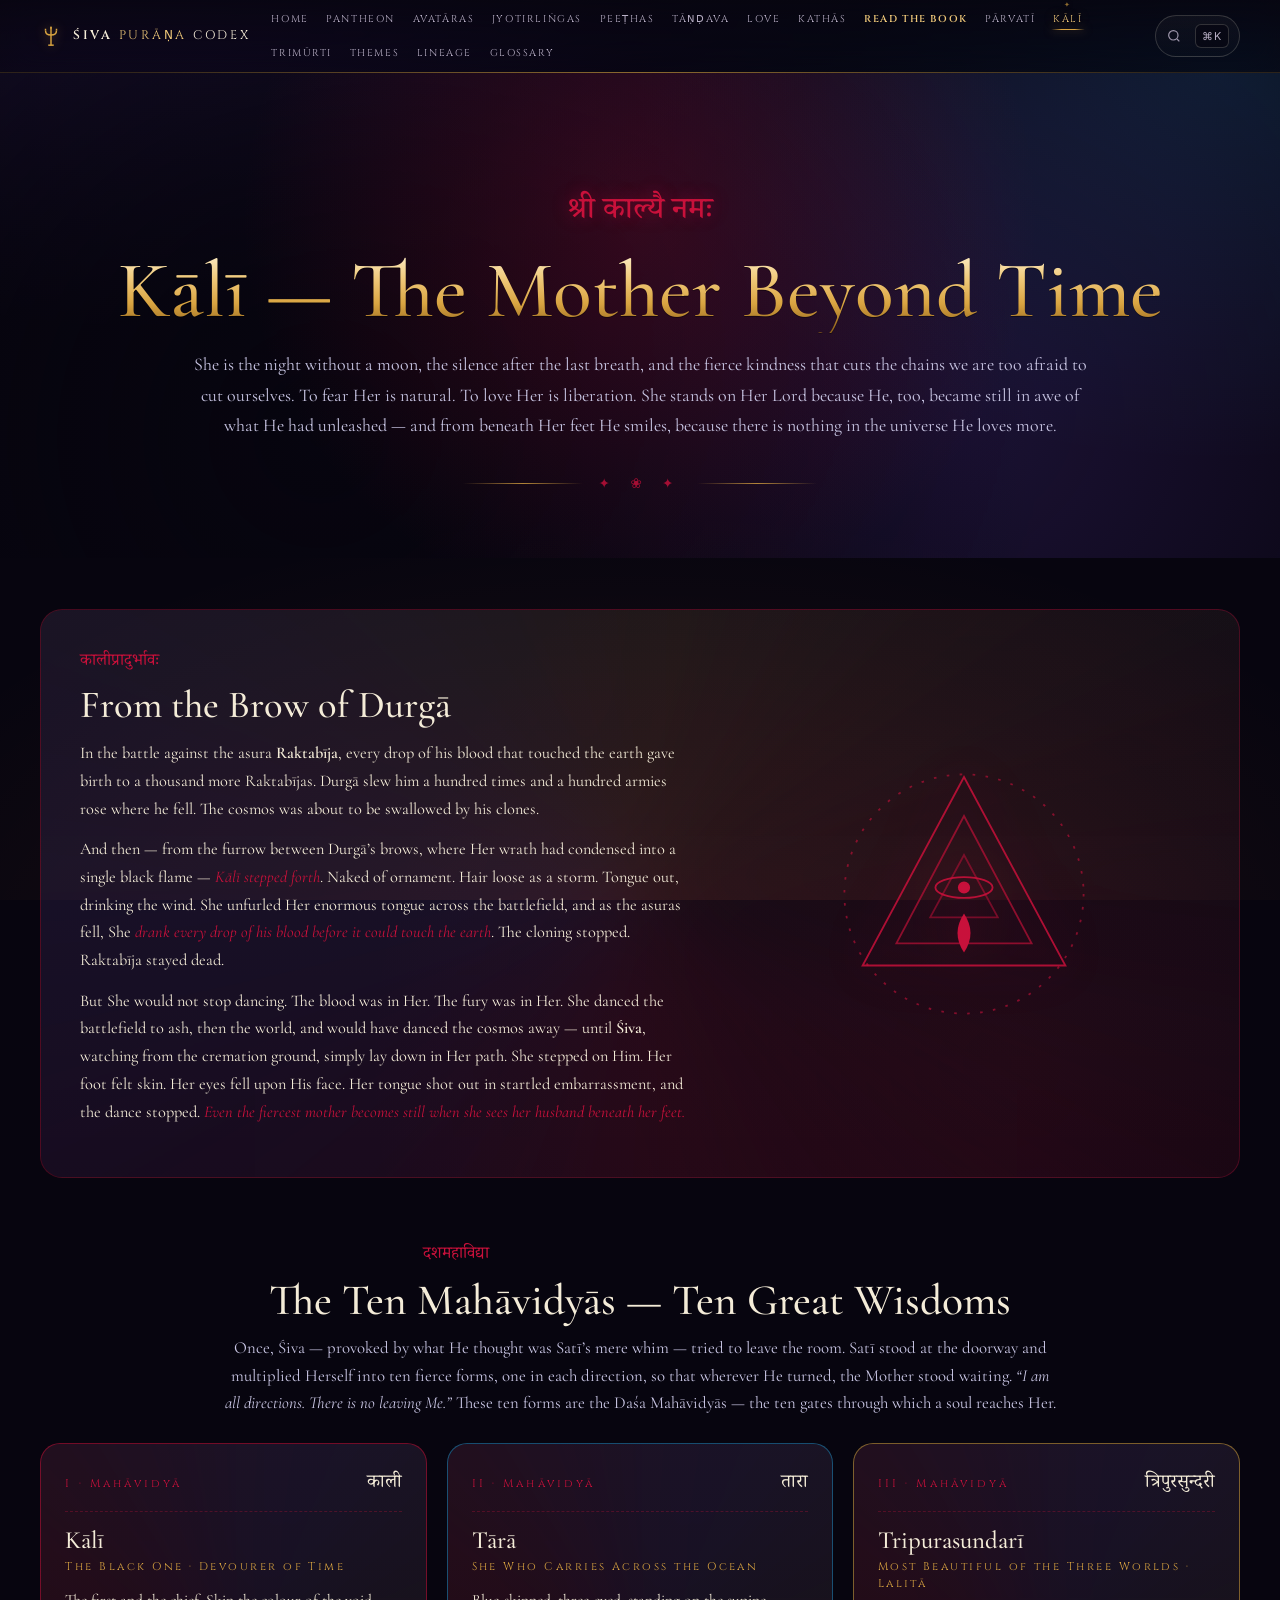
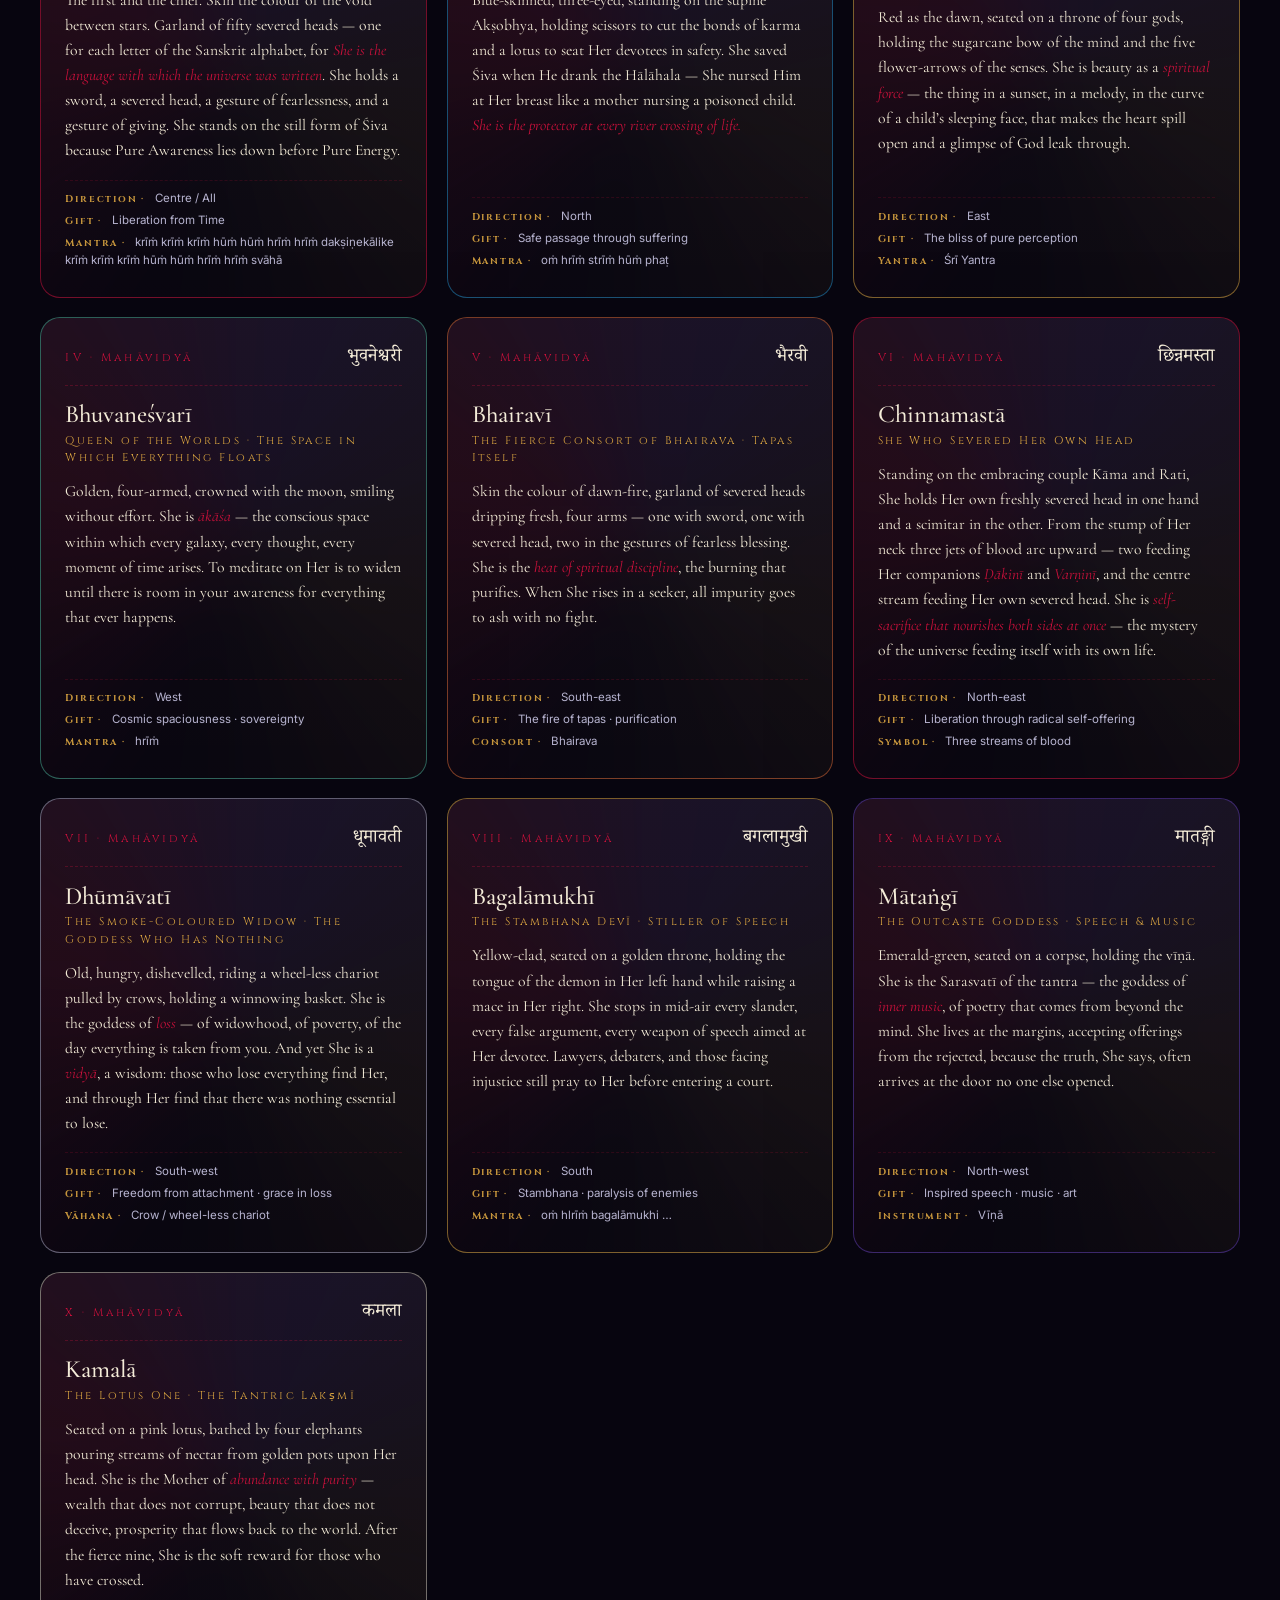
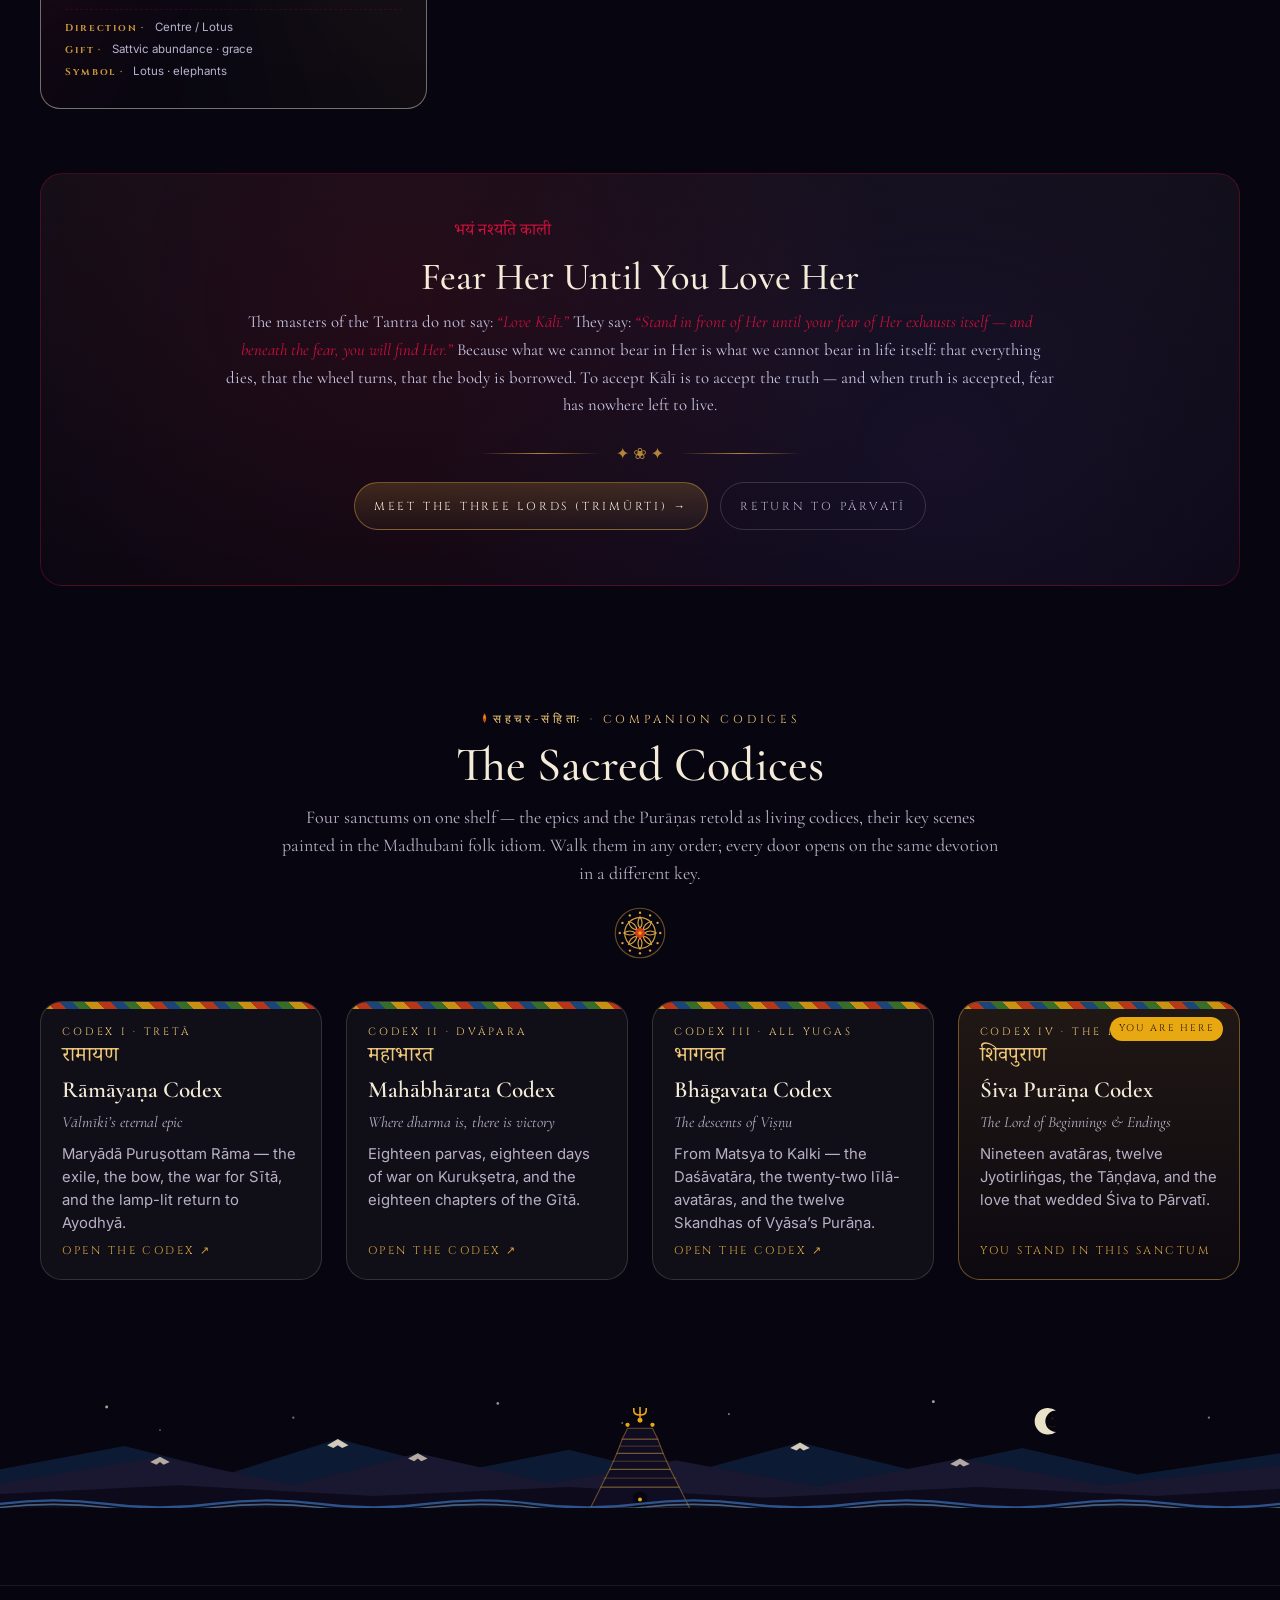
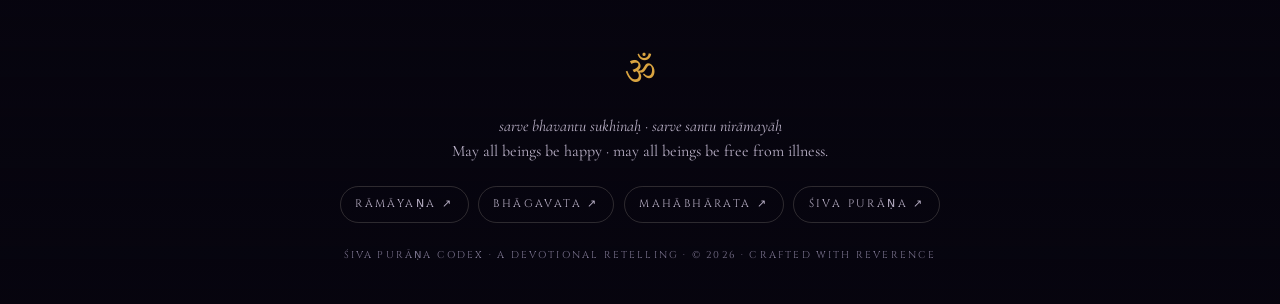
<file: kali.html>
<!doctype html>
<html lang="en">
<head>
  <meta charset="utf-8" />
  <meta name="viewport" content="width=device-width, initial-scale=1" />
  <title>Kālī Mā &amp; The Daśa Mahāvidyā — Śiva Purāṇa Codex</title>
  <meta name="description" content="Kālī — the Black Mother beyond Time. The Ten Mahāvidyās: Kālī, Tārā, Tripurasundarī, Bhuvaneśvarī, Bhairavī, Chinnamastā, Dhūmāvatī, Bagalāmukhī, Mātaṅgī, Kamalā." />
  <meta name="theme-color" content="#07050f" />

  <!-- Open Graph + Twitter -->
  <meta property="og:type" content="website" />
  <meta property="og:site_name" content="Śiva Purāṇa Codex" />
  <meta property="og:title" content="Kālī Mā — The Devourer of Time — Śiva Purāṇa Codex" />
  <meta property="og:description" content="The Daśa-Mahāvidyā, the dance on Śiva’s chest, the necklace of skulls, and the mother whose blackness is the womb of every form." />
  <meta name="twitter:card" content="summary" />
  <meta name="twitter:title" content="Kālī Mā — The Devourer of Time" />
  <meta name="twitter:description" content="The Daśa-Mahāvidyā and the fierce mother." />

  <!-- Fonts -->
  <link rel="preconnect" href="https://fonts.googleapis.com" />
  <link rel="preconnect" href="https://fonts.gstatic.com" crossorigin />
  <link href="https://fonts.googleapis.com/css2?family=Cinzel:wght@400;500;600&family=Cormorant+Garamond:ital,wght@0,400;0,500;0,600;1,400;1,500&family=Inter:wght@400;500;600&family=Noto+Serif+Devanagari:wght@400;500;600&display=swap" rel="stylesheet" />

  <!-- Styles -->
  <link rel="stylesheet" href="assets/css/reset.css" />
  <link rel="stylesheet" href="assets/css/global.css" />
  <link rel="stylesheet" href="assets/css/search.css" />
  <link rel="stylesheet" href="assets/css/pages/kali.css" />
  <link rel="stylesheet" href="assets/css/divinity.css" />
</head>
<body>

  <a class="skip" href="#main" style="position:absolute;left:-9999px;">Skip to main content</a>

  <!-- ============ HEADER ============ -->
  <header class="site-header">
    <div class="shell">
      <a class="brand" href="index.html" aria-label="Śiva Purāṇa Codex home">
        <svg class="trishul" viewBox="0 0 24 24" fill="none" stroke="currentColor" stroke-width="1.6" aria-hidden="true">
          <path d="M12 2v20" />
          <path d="M6 6c0 3 2 5 6 5s6-2 6-5" />
          <path d="M6 6v-2M18 6v-2M12 4v-2" />
          <path d="M9 22h6" />
        </svg>
        <span><strong>ŚIVA</strong>&nbsp;<em>PURĀṆA</em>&nbsp;CODEX</span>
      </a>

      <button class="nav-toggle" data-nav-toggle aria-expanded="false" aria-controls="primary-nav" aria-label="Toggle navigation">
        <svg viewBox="0 0 24 24" fill="none" stroke="currentColor" stroke-width="1.8" aria-hidden="true">
          <path d="M3 7h18M3 12h18M3 17h18" />
        </svg>
      </button>

      <nav class="site-nav" id="primary-nav" data-nav aria-label="Primary">
        <ul role="list">
          <li><a href="index.html">Home</a></li>
          <li><a href="characters.html">Pantheon</a></li>
          <li><a href="avatars.html">Avatāras</a></li>
          <li><a href="jyotirlingas.html">Jyotirliṅgas</a></li>
          <li><a href="shakti-peethas.html">Peeṭhas</a></li>
          <li><a href="tandava.html">Tāṇḍava</a></li>
          <li><a href="love-story.html">Love</a></li>
          <li><a href="stories.html">Kathās</a></li>
          <li><a href="book.html">Read the Book</a></li>
          <li><a href="parvati.html">Pārvatī</a></li>
          <li><a href="kali.html" aria-current="page">Kālī</a></li>
          <li><a href="trimurti.html">Trimūrti</a></li>
          <li><a href="themes.html">Themes</a></li>
          <li><a href="lineage.html">Lineage</a></li>
          <li><a href="glossary.html">Glossary</a></li>
        </ul>
      </nav>

      <button class="search-btn" type="button" data-search-open aria-label="Search the codex" title="Press / or Ctrl+K">
        <svg viewBox="0 0 24 24" fill="none" stroke="currentColor" stroke-width="1.8" aria-hidden="true">
          <circle cx="11" cy="11" r="7"/><path d="m20 20-3.5-3.5"/>
        </svg>
        <span class="search-btn__label">Search</span>
        <kbd class="search-btn__key">⌘K</kbd>
      </button>
    </div>
  </header>

  <main id="main">

    <!-- ============ HERO ============ -->
    <section class="kl-hero">
      <div class="shell">
        <p class="deva">श्री काल्यै नमः</p>
        <h1 class="gold-text">Kālī &mdash; The Mother Beyond Time</h1>
        <p>
          She is the night without a moon, the silence after the last breath, and the
          fierce kindness that cuts the chains we are too afraid to cut ourselves. To
          fear Her is natural. To love Her is liberation. She stands on Her Lord because
          He, too, became still in awe of what He had unleashed — and from beneath Her
          feet He smiles, because there is nothing in the universe He loves more.
        </p>
        <div class="divider" aria-hidden="true">✦ ❀ ✦</div>
      </div>
    </section>


    <!-- ============ ORIGIN STORY ============ -->
    <section class="shell" id="origin">
      <div class="kl-origin">
        <div class="kl-origin__body">
          <p class="deva-sm">कालीप्रादुर्भावः</p>
          <h2>From the Brow of Durgā</h2>
          <p>
            In the battle against the asura <strong>Raktabīja</strong>, every drop of his
            blood that touched the earth gave birth to a thousand more Raktabījas. Durgā
            slew him a hundred times and a hundred armies rose where he fell. The cosmos
            was about to be swallowed by his clones.
          </p>
          <p>
            And then — from the furrow between Durgā’s brows, where Her wrath had
            condensed into a single black flame — <em>Kālī stepped forth</em>. Naked of
            ornament. Hair loose as a storm. Tongue out, drinking the wind. She unfurled
            Her enormous tongue across the battlefield, and as the asuras fell, She
            <em>drank every drop of his blood before it could touch the earth</em>. The
            cloning stopped. Raktabīja stayed dead.
          </p>
          <p>
            But She would not stop dancing. The blood was in Her. The fury was in Her.
            She danced the battlefield to ash, then the world, and would have danced
            the cosmos away — until <strong>Śiva</strong>, watching from the cremation
            ground, simply lay down in Her path. She stepped on Him. Her foot felt skin.
            Her eyes fell upon His face. Her tongue shot out in startled embarrassment,
            and the dance stopped. <em>Even the fiercest mother becomes still when she
            sees her husband beneath her feet.</em>
          </p>
        </div>

        <div class="kl-origin__sigil" aria-hidden="true">
          <!-- Stylized Kālī sigil — triangle, eye, blood-drop -->
          <svg viewBox="-100 -100 200 200" fill="none" stroke="currentColor" stroke-width="1.4">
            <polygon points="0,-90 78,55 -78,55" stroke-opacity="0.85"/>
            <polygon points="0,-60 52,38 -52,38" stroke-opacity="0.65"/>
            <polygon points="0,-30 26,18 -26,18" stroke-opacity="0.5"/>
            <!-- third eye -->
            <ellipse cx="0" cy="-5" rx="22" ry="8" stroke-opacity="0.9"/>
            <circle cx="0" cy="-5" r="4" fill="currentColor"/>
            <!-- blood drop -->
            <path d="M0 15 Q -10 30 0 45 Q 10 30 0 15 Z" fill="currentColor" stroke="none"/>
            <!-- outer circle of skulls (dots) -->
            <circle r="92" stroke-dasharray="2 8" stroke-opacity="0.6"/>
          </svg>
        </div>
      </div>
    </section>


    <!-- ============ DAŚA MAHĀVIDYĀ ============ -->
    <section class="shell">
      <header class="kl-head">
        <p class="deva-sm">दशमहाविद्या</p>
        <h2>The Ten Mahāvidyās &mdash; Ten Great Wisdoms</h2>
        <p>
          Once, Śiva — provoked by what He thought was Satī’s mere whim — tried to leave
          the room. Satī stood at the doorway and multiplied Herself into ten fierce
          forms, one in each direction, so that wherever He turned, the Mother stood
          waiting. <em>“I am all directions. There is no leaving Me.”</em> These ten
          forms are the Daśa Mahāvidyās — the ten gates through which a soul reaches
          Her.
        </p>
      </header>

      <div class="kl-mv">

        <!-- I · KĀLĪ -->
        <article class="mvcard mvcard--01" id="mv-01">
          <header class="mvcard__head">
            <span class="mvcard__num">I · Mahāvidyā</span>
            <p class="mvcard__deva">काली</p>
          </header>
          <h3 class="mvcard__name">Kālī</h3>
          <p class="mvcard__epithet">The Black One · Devourer of Time</p>
          <p class="mvcard__body">
            The first and the chief. Skin the colour of the void between stars. Garland
            of fifty severed heads — one for each letter of the Sanskrit alphabet, for
            <em>She is the language with which the universe was written</em>. She holds
            a sword, a severed head, a gesture of fearlessness, and a gesture of giving.
            She stands on the still form of Śiva because Pure Awareness lies down before
            Pure Energy.
          </p>
          <div class="mvcard__meta">
            <span><strong>Direction ·</strong> Centre / All</span>
            <span><strong>Gift ·</strong> Liberation from Time</span>
            <span><strong>Mantra ·</strong> krīṁ krīṁ krīṁ hūṁ hūṁ hrīṁ hrīṁ dakṣiṇekālike krīṁ krīṁ krīṁ hūṁ hūṁ hrīṁ hrīṁ svāhā</span>
          </div>
        </article>

        <!-- II · TĀRĀ -->
        <article class="mvcard mvcard--02" id="mv-02">
          <header class="mvcard__head">
            <span class="mvcard__num">II · Mahāvidyā</span>
            <p class="mvcard__deva">तारा</p>
          </header>
          <h3 class="mvcard__name">Tārā</h3>
          <p class="mvcard__epithet">She Who Carries Across the Ocean</p>
          <p class="mvcard__body">
            Blue-skinned, three-eyed, standing on the supine Akṣobhya, holding scissors
            to cut the bonds of karma and a lotus to seat Her devotees in safety. She
            saved Śiva when He drank the Hālāhala — She nursed Him at Her breast like a
            mother nursing a poisoned child. <em>She is the protector at every river
            crossing of life.</em>
          </p>
          <div class="mvcard__meta">
            <span><strong>Direction ·</strong> North</span>
            <span><strong>Gift ·</strong> Safe passage through suffering</span>
            <span><strong>Mantra ·</strong> oṁ hrīṁ strīṁ hūṁ phaṭ</span>
          </div>
        </article>

        <!-- III · TRIPURASUNDARĪ -->
        <article class="mvcard mvcard--03" id="mv-03">
          <header class="mvcard__head">
            <span class="mvcard__num">III · Mahāvidyā</span>
            <p class="mvcard__deva">त्रिपुरसुन्दरी</p>
          </header>
          <h3 class="mvcard__name">Tripurasundarī</h3>
          <p class="mvcard__epithet">Most Beautiful of the Three Worlds · Lalitā</p>
          <p class="mvcard__body">
            Red as the dawn, seated on a throne of four gods, holding the sugarcane bow
            of the mind and the five flower-arrows of the senses. She is beauty as a
            <em>spiritual force</em> — the thing in a sunset, in a melody, in the curve
            of a child’s sleeping face, that makes the heart spill open and a glimpse
            of God leak through.
          </p>
          <div class="mvcard__meta">
            <span><strong>Direction ·</strong> East</span>
            <span><strong>Gift ·</strong> The bliss of pure perception</span>
            <span><strong>Yantra ·</strong> Śrī Yantra</span>
          </div>
        </article>

        <!-- IV · BHUVANEŚVARĪ -->
        <article class="mvcard mvcard--04" id="mv-04">
          <header class="mvcard__head">
            <span class="mvcard__num">IV · Mahāvidyā</span>
            <p class="mvcard__deva">भुवनेश्वरी</p>
          </header>
          <h3 class="mvcard__name">Bhuvaneśvarī</h3>
          <p class="mvcard__epithet">Queen of the Worlds · The Space in Which Everything Floats</p>
          <p class="mvcard__body">
            Golden, four-armed, crowned with the moon, smiling without effort. She is
            <em>ākāśa</em> — the conscious space within which every galaxy, every
            thought, every moment of time arises. To meditate on Her is to widen until
            there is room in your awareness for everything that ever happens.
          </p>
          <div class="mvcard__meta">
            <span><strong>Direction ·</strong> West</span>
            <span><strong>Gift ·</strong> Cosmic spaciousness · sovereignty</span>
            <span><strong>Mantra ·</strong> hrīṁ</span>
          </div>
        </article>

        <!-- V · BHAIRAVĪ -->
        <article class="mvcard mvcard--05" id="mv-05">
          <header class="mvcard__head">
            <span class="mvcard__num">V · Mahāvidyā</span>
            <p class="mvcard__deva">भैरवी</p>
          </header>
          <h3 class="mvcard__name">Bhairavī</h3>
          <p class="mvcard__epithet">The Fierce Consort of Bhairava · Tapas Itself</p>
          <p class="mvcard__body">
            Skin the colour of dawn-fire, garland of severed heads dripping fresh, four
            arms — one with sword, one with severed head, two in the gestures of fearless
            blessing. She is the <em>heat of spiritual discipline</em>, the burning that
            purifies. When She rises in a seeker, all impurity goes to ash with no fight.
          </p>
          <div class="mvcard__meta">
            <span><strong>Direction ·</strong> South-east</span>
            <span><strong>Gift ·</strong> The fire of tapas · purification</span>
            <span><strong>Consort ·</strong> Bhairava</span>
          </div>
        </article>

        <!-- VI · CHINNAMASTĀ -->
        <article class="mvcard mvcard--06" id="mv-06">
          <header class="mvcard__head">
            <span class="mvcard__num">VI · Mahāvidyā</span>
            <p class="mvcard__deva">छिन्नमस्ता</p>
          </header>
          <h3 class="mvcard__name">Chinnamastā</h3>
          <p class="mvcard__epithet">She Who Severed Her Own Head</p>
          <p class="mvcard__body">
            Standing on the embracing couple Kāma and Rati, She holds Her own freshly
            severed head in one hand and a scimitar in the other. From the stump of Her
            neck three jets of blood arc upward — two feeding Her companions
            <em>Ḍākinī</em> and <em>Varṇinī</em>, and the centre stream feeding Her own
            severed head. She is <em>self-sacrifice that nourishes both sides at once</em>
            — the mystery of the universe feeding itself with its own life.
          </p>
          <div class="mvcard__meta">
            <span><strong>Direction ·</strong> North-east</span>
            <span><strong>Gift ·</strong> Liberation through radical self-offering</span>
            <span><strong>Symbol ·</strong> Three streams of blood</span>
          </div>
        </article>

        <!-- VII · DHŪMĀVATĪ -->
        <article class="mvcard mvcard--07" id="mv-07">
          <header class="mvcard__head">
            <span class="mvcard__num">VII · Mahāvidyā</span>
            <p class="mvcard__deva">धूमावती</p>
          </header>
          <h3 class="mvcard__name">Dhūmāvatī</h3>
          <p class="mvcard__epithet">The Smoke-Coloured Widow · The Goddess Who Has Nothing</p>
          <p class="mvcard__body">
            Old, hungry, dishevelled, riding a wheel-less chariot pulled by crows, holding
            a winnowing basket. She is the goddess of <em>loss</em> — of widowhood, of
            poverty, of the day everything is taken from you. And yet She is a
            <em>vidyā</em>, a wisdom: those who lose everything find Her, and through
            Her find that there was nothing essential to lose.
          </p>
          <div class="mvcard__meta">
            <span><strong>Direction ·</strong> South-west</span>
            <span><strong>Gift ·</strong> Freedom from attachment · grace in loss</span>
            <span><strong>Vāhana ·</strong> Crow / wheel-less chariot</span>
          </div>
        </article>

        <!-- VIII · BAGALĀMUKHĪ -->
        <article class="mvcard mvcard--08" id="mv-08">
          <header class="mvcard__head">
            <span class="mvcard__num">VIII · Mahāvidyā</span>
            <p class="mvcard__deva">बगलामुखी</p>
          </header>
          <h3 class="mvcard__name">Bagalāmukhī</h3>
          <p class="mvcard__epithet">The Stambhana Devī · Stiller of Speech</p>
          <p class="mvcard__body">
            Yellow-clad, seated on a golden throne, holding the tongue of the demon in
            Her left hand while raising a mace in Her right. She stops in mid-air every
            slander, every false argument, every weapon of speech aimed at Her devotee.
            Lawyers, debaters, and those facing injustice still pray to Her before
            entering a court.
          </p>
          <div class="mvcard__meta">
            <span><strong>Direction ·</strong> South</span>
            <span><strong>Gift ·</strong> Stambhana · paralysis of enemies</span>
            <span><strong>Mantra ·</strong> oṁ hlrīṁ bagalāmukhi …</span>
          </div>
        </article>

        <!-- IX · MĀTAṄGĪ -->
        <article class="mvcard mvcard--09" id="mv-09">
          <header class="mvcard__head">
            <span class="mvcard__num">IX · Mahāvidyā</span>
            <p class="mvcard__deva">मातङ्गी</p>
          </header>
          <h3 class="mvcard__name">Mātaṅgī</h3>
          <p class="mvcard__epithet">The Outcaste Goddess · Speech &amp; Music</p>
          <p class="mvcard__body">
            Emerald-green, seated on a corpse, holding the vīṇā. She is the Sarasvatī
            of the tantra — the goddess of <em>inner music</em>, of poetry that comes
            from beyond the mind. She lives at the margins, accepting offerings from
            the rejected, because the truth, She says, often arrives at the door no one
            else opened.
          </p>
          <div class="mvcard__meta">
            <span><strong>Direction ·</strong> North-west</span>
            <span><strong>Gift ·</strong> Inspired speech · music · art</span>
            <span><strong>Instrument ·</strong> Vīṇā</span>
          </div>
        </article>

        <!-- X · KAMALĀ -->
        <article class="mvcard mvcard--10" id="mv-10">
          <header class="mvcard__head">
            <span class="mvcard__num">X · Mahāvidyā</span>
            <p class="mvcard__deva">कमला</p>
          </header>
          <h3 class="mvcard__name">Kamalā</h3>
          <p class="mvcard__epithet">The Lotus One · The Tantric Lakṣmī</p>
          <p class="mvcard__body">
            Seated on a pink lotus, bathed by four elephants pouring streams of nectar
            from golden pots upon Her head. She is the Mother of <em>abundance with
            purity</em> — wealth that does not corrupt, beauty that does not deceive,
            prosperity that flows back to the world. After the fierce nine, She is the
            soft reward for those who have crossed.
          </p>
          <div class="mvcard__meta">
            <span><strong>Direction ·</strong> Centre / Lotus</span>
            <span><strong>Gift ·</strong> Sattvic abundance · grace</span>
            <span><strong>Symbol ·</strong> Lotus · elephants</span>
          </div>
        </article>

      </div>
    </section>


    <!-- ============ CLOSING TEACHING ============ -->
    <section class="shell">
      <div class="kl-teaching">
        <p class="deva-sm">भयं नश्यति काली</p>
        <h2>Fear Her Until You Love Her</h2>
        <p>
          The masters of the Tantra do not say: <em>“Love Kālī.”</em> They say:
          <em>“Stand in front of Her until your fear of Her exhausts itself — and
          beneath the fear, you will find Her.”</em> Because what we cannot bear in Her
          is what we cannot bear in life itself: that everything dies, that the wheel
          turns, that the body is borrowed. To accept Kālī is to accept the truth — and
          when truth is accepted, fear has nowhere left to live.
        </p>
        <div class="divider" aria-hidden="true">✦ ❀ ✦</div>
        <p style="margin-top:1rem;">
          <a class="btn" href="trimurti.html">Meet the Three Lords (Trimūrti) →</a>
          &nbsp;
          <a class="btn btn--ghost" href="parvati.html">Return to Pārvatī</a>
        </p>
      </div>
    </section>


    <!-- ============ THE SACRED CODICES ============ -->
    <section class="codices" aria-labelledby="codices-head">
      <div class="shell">
        <div class="codices__head">
          <p class="codices__eyebrow"><svg class="tri-flame" viewBox="0 0 12 18" aria-hidden="true"><path d="M6 1 Q11 8 6 16 Q1 8 6 1Z" fill="#e8a812" stroke="#d43d1a" stroke-width="1"/><path d="M6 7 Q8.6 11 6 15 Q3.4 11 6 7Z" fill="#d43d1a"/></svg>सहचर-संहिताः · Companion Codices</p>
          <h2 id="codices-head" class="codices__title">The Sacred Codices</h2>
          <p class="codices__lede">Four sanctums on one shelf — the epics and the Purāṇas retold as living codices, their key scenes painted in the Madhubani folk idiom. Walk them in any order; every door opens on the same devotion in a different key.</p>
          <div class="mandala-divider" aria-hidden="true"><svg viewBox="0 0 60 60" fill="none" stroke="#d9a441" stroke-width="1.3" aria-hidden="true"><circle cx="30" cy="30" r="27.5" opacity=".45"/><circle cx="52.5" cy="30.0" r="1.3" fill="#d9a441" stroke="none"/><circle cx="49.5" cy="41.2" r="1.3" fill="#d9a441" stroke="none"/><circle cx="41.2" cy="49.5" r="1.3" fill="#d9a441" stroke="none"/><circle cx="30.0" cy="52.5" r="1.3" fill="#d9a441" stroke="none"/><circle cx="18.8" cy="49.5" r="1.3" fill="#d9a441" stroke="none"/><circle cx="10.5" cy="41.2" r="1.3" fill="#d9a441" stroke="none"/><circle cx="7.5" cy="30.0" r="1.3" fill="#d9a441" stroke="none"/><circle cx="10.5" cy="18.8" r="1.3" fill="#d9a441" stroke="none"/><circle cx="18.7" cy="10.5" r="1.3" fill="#d9a441" stroke="none"/><circle cx="30.0" cy="7.5" r="1.3" fill="#d9a441" stroke="none"/><circle cx="41.2" cy="10.5" r="1.3" fill="#d9a441" stroke="none"/><circle cx="49.5" cy="18.7" r="1.3" fill="#d9a441" stroke="none"/><circle cx="30" cy="30" r="17"/><path d="M30 12 Q34.5 19 30 25 Q25.5 19 30 12Z" transform="rotate(0 30 30)"/><path d="M30 12 Q34.5 19 30 25 Q25.5 19 30 12Z" transform="rotate(45 30 30)"/><path d="M30 12 Q34.5 19 30 25 Q25.5 19 30 12Z" transform="rotate(90 30 30)"/><path d="M30 12 Q34.5 19 30 25 Q25.5 19 30 12Z" transform="rotate(135 30 30)"/><path d="M30 12 Q34.5 19 30 25 Q25.5 19 30 12Z" transform="rotate(180 30 30)"/><path d="M30 12 Q34.5 19 30 25 Q25.5 19 30 12Z" transform="rotate(225 30 30)"/><path d="M30 12 Q34.5 19 30 25 Q25.5 19 30 12Z" transform="rotate(270 30 30)"/><path d="M30 12 Q34.5 19 30 25 Q25.5 19 30 12Z" transform="rotate(315 30 30)"/><circle cx="30" cy="30" r="5.5" fill="#d43d1a" stroke="none"/><circle cx="30" cy="30" r="2" fill="#e8a812" stroke="none"/></svg></div>
        </div>
        <div class="codices__grid">
          <a class="codex-link" href="https://unigalactix.github.io/RAMAYANA/" target="_blank" rel="noopener">
            <span class="codex-link__corner">Codex I · Tretā</span>
            <span class="codex-link__deva">रामायण</span>
            <span class="codex-link__title">Rāmāyaṇa Codex</span>
            <span class="codex-link__epithet">Vālmīki’s eternal epic</span>
            <span class="codex-link__desc">Maryādā Puruṣottam Rāma — the exile, the bow, the war for Sītā, and the lamp-lit return to Ayodhyā.</span>
            <span class="codex-link__cta">Open the Codex ↗</span>
          </a>
          <a class="codex-link" href="https://unigalactix.github.io/Mahabharat/" target="_blank" rel="noopener">
            <span class="codex-link__corner">Codex II · Dvāpara</span>
            <span class="codex-link__deva">महाभारत</span>
            <span class="codex-link__title">Mahābhārata Codex</span>
            <span class="codex-link__epithet">Where dharma is, there is victory</span>
            <span class="codex-link__desc">Eighteen parvas, eighteen days of war on Kurukṣetra, and the eighteen chapters of the Gītā.</span>
            <span class="codex-link__cta">Open the Codex ↗</span>
          </a>
          <a class="codex-link" href="https://unigalactix.github.io/BHAGAVATHAM/" target="_blank" rel="noopener">
            <span class="codex-link__corner">Codex III · All Yugas</span>
            <span class="codex-link__deva">भागवत</span>
            <span class="codex-link__title">Bhāgavata Codex</span>
            <span class="codex-link__epithet">The descents of Viṣṇu</span>
            <span class="codex-link__desc">From Matsya to Kalki — the Daśāvatāra, the twenty-two līlā-avatāras, and the twelve Skandhas of Vyāsa’s Purāṇa.</span>
            <span class="codex-link__cta">Open the Codex ↗</span>
          </a>
          <div class="codex-link codex-link--current" aria-current="page">
            <span class="codex-link__here">You are here</span>
            <span class="codex-link__corner">Codex IV · The Mountain</span>
            <span class="codex-link__deva">शिवपुराण</span>
            <span class="codex-link__title">Śiva Purāṇa Codex</span>
            <span class="codex-link__epithet">The Lord of Beginnings &amp; Endings</span>
            <span class="codex-link__desc">Nineteen avatāras, twelve Jyotirliṅgas, the Tāṇḍava, and the love that wedded Śiva to Pārvatī.</span>
            <span class="codex-link__cta">You stand in this sanctum</span>
          </div>
        </div>
      </div>
    </section>
  </main>


  <!-- ============ FOOTER ============ -->

  <!-- ============ KAILĀSA BAND — the mountain above the footer ============ -->
  <div class="kailasa-band" aria-hidden="true">
    <svg viewBox="0 0 1440 132" preserveAspectRatio="none" aria-hidden="true" focusable="false">
      <g fill="#f7ead2">
        <circle cx="120" cy="18" r="1.6" opacity=".7"/><circle cx="330" cy="30" r="1.2" opacity=".5"/>
        <circle cx="560" cy="14" r="1.5" opacity=".6"/><circle cx="820" cy="26" r="1.2" opacity=".5"/>
        <circle cx="1050" cy="12" r="1.6" opacity=".7"/><circle cx="1360" cy="30" r="1.3" opacity=".5"/>
        <circle cx="700" cy="36" r="1.1" opacity=".45"/><circle cx="180" cy="44" r="1.1" opacity=".4"/>
      </g>
      <path d="M1188 22 A15 15 0 1 0 1188 46 A11.5 11.5 0 1 1 1188 22Z" fill="#fdf6da" opacity=".92"/>
      <circle cx="1184" cy="31" r="1.4" fill="#2e1608"/><path d="M1179 39 q4 2.6 8 .8" fill="none" stroke="#2e1608" stroke-width="1.2"/>
      <path d="M0 132 L0 88 L140 62 L260 92 L380 54 L520 90 L640 66 L760 96 L900 58 L1030 90 L1150 64 L1280 94 L1440 70 L1440 132Z" fill="#1d4e89" opacity=".30"/>
      <path d="M368 61 L380 54 L392 61 L385 64 L380 61 L375 64Z" fill="#f7ead2" opacity=".85"/>
      <path d="M889 64 L900 58 L911 64 L904 67 L900 64 L896 67Z" fill="#f7ead2" opacity=".85"/>
      <path d="M0 132 L0 104 L180 74 L330 106 L470 70 L620 104 L760 78 L920 108 L1080 76 L1240 106 L1440 84 L1440 132Z" fill="#1a1730"/>
      <path d="M169 80 L180 74 L191 80 L184 83 L180 80 L176 83Z" fill="#f7ead2" opacity=".7"/>
      <path d="M459 76 L470 70 L481 76 L474 79 L470 76 L466 79Z" fill="#f7ead2" opacity=".7"/>
      <path d="M1069 82 L1080 76 L1091 82 L1084 85 L1080 82 L1076 85Z" fill="#f7ead2" opacity=".7"/>
      <path d="M0 132 L0 116 L200 106 L420 118 L640 108 L860 120 L1100 108 L1300 118 L1440 110 L1440 132Z" fill="#0d0a1c"/>
      <g fill="#100c22" stroke="rgba(217,164,65,.45)" stroke-width="1.2">
        <path d="M664 132 L776 132 L764 108 L676 108Z"/>
        <path d="M676 108 L764 108 L754 88 L686 88Z"/>
        <path d="M686 88 L754 88 L746 70 L694 70Z"/>
        <path d="M694 70 L746 70 L740 54 L700 54Z"/>
        <path d="M700 54 L740 54 L734 42 L706 42Z"/>
      </g>
      <g stroke="rgba(217,164,65,.35)" stroke-width="1"><line x1="679" y1="98" x2="761" y2="98"/><line x1="689" y1="79" x2="751" y2="79"/><line x1="697" y1="62" x2="743" y2="62"/></g>
      <g fill="#e8a812"><circle cx="706" cy="38" r="2.4"/><circle cx="720" cy="33" r="2.8"/><circle cx="734" cy="38" r="2.4"/></g>
      <path d="M720 30 v-12 M713 22 q0 5 7 5 q7 0 7 -5 M713 22 v-3 M727 22 v-3" fill="none" stroke="#e8a812" stroke-width="1.8"/>
      <path d="M712 132 L712 117 Q720 109 728 117 L728 132Z" fill="#07050f"/>
      <circle cx="720" cy="122" r="2.2" fill="#e8a812"/>
      <path d="M0 127 Q60 119 120 127 T240 127 T360 127 T480 127 T600 127 T720 127 T840 127 T960 127 T1080 127 T1200 127 T1320 127 T1440 127" fill="none" stroke="#33629e" stroke-width="2.4" opacity=".85"/>
      <path d="M0 131 Q60 124 120 131 T240 131 T360 131 T480 131 T600 131 T720 131 T840 131 T960 131 T1080 131 T1200 131 T1320 131 T1440 131" fill="none" stroke="#7db8dd" stroke-width="1.8" opacity=".5"/>
    </svg>
  </div>

  <footer class="site-footer">
    <div class="shell">
      <div class="om" aria-hidden="true">ॐ</div>
      <p><em>sarve bhavantu sukhinaḥ · sarve santu nirāmayāḥ</em></p>
      <p>May all beings be happy · may all beings be free from illness.</p>

      <div class="sister">
        <a href="https://unigalactix.github.io/RAMAYANA/"   target="_blank" rel="noopener">Rāmāyaṇa ↗</a>
        <a href="https://unigalactix.github.io/BHAGAVATHAM/" target="_blank" rel="noopener">Bhāgavata ↗</a>
        <a href="https://unigalactix.github.io/Mahabharat/" target="_blank" rel="noopener">Mahābhārata ↗</a>
        <a href="https://unigalactix.github.io/ShivaPuran/" target="_blank" rel="noopener">Śiva Purāṇa ↗</a>
      </div>

      <small>ŚIVA PURĀṆA CODEX · A DEVOTIONAL RETELLING · © <span data-year>2026</span> · CRAFTED WITH REVERENCE</small>
    </div>
  </footer>

  <script src="assets/js/main.js" defer></script>
  <script src="assets/js/search.js" defer></script>
</body>
</html>
</file>
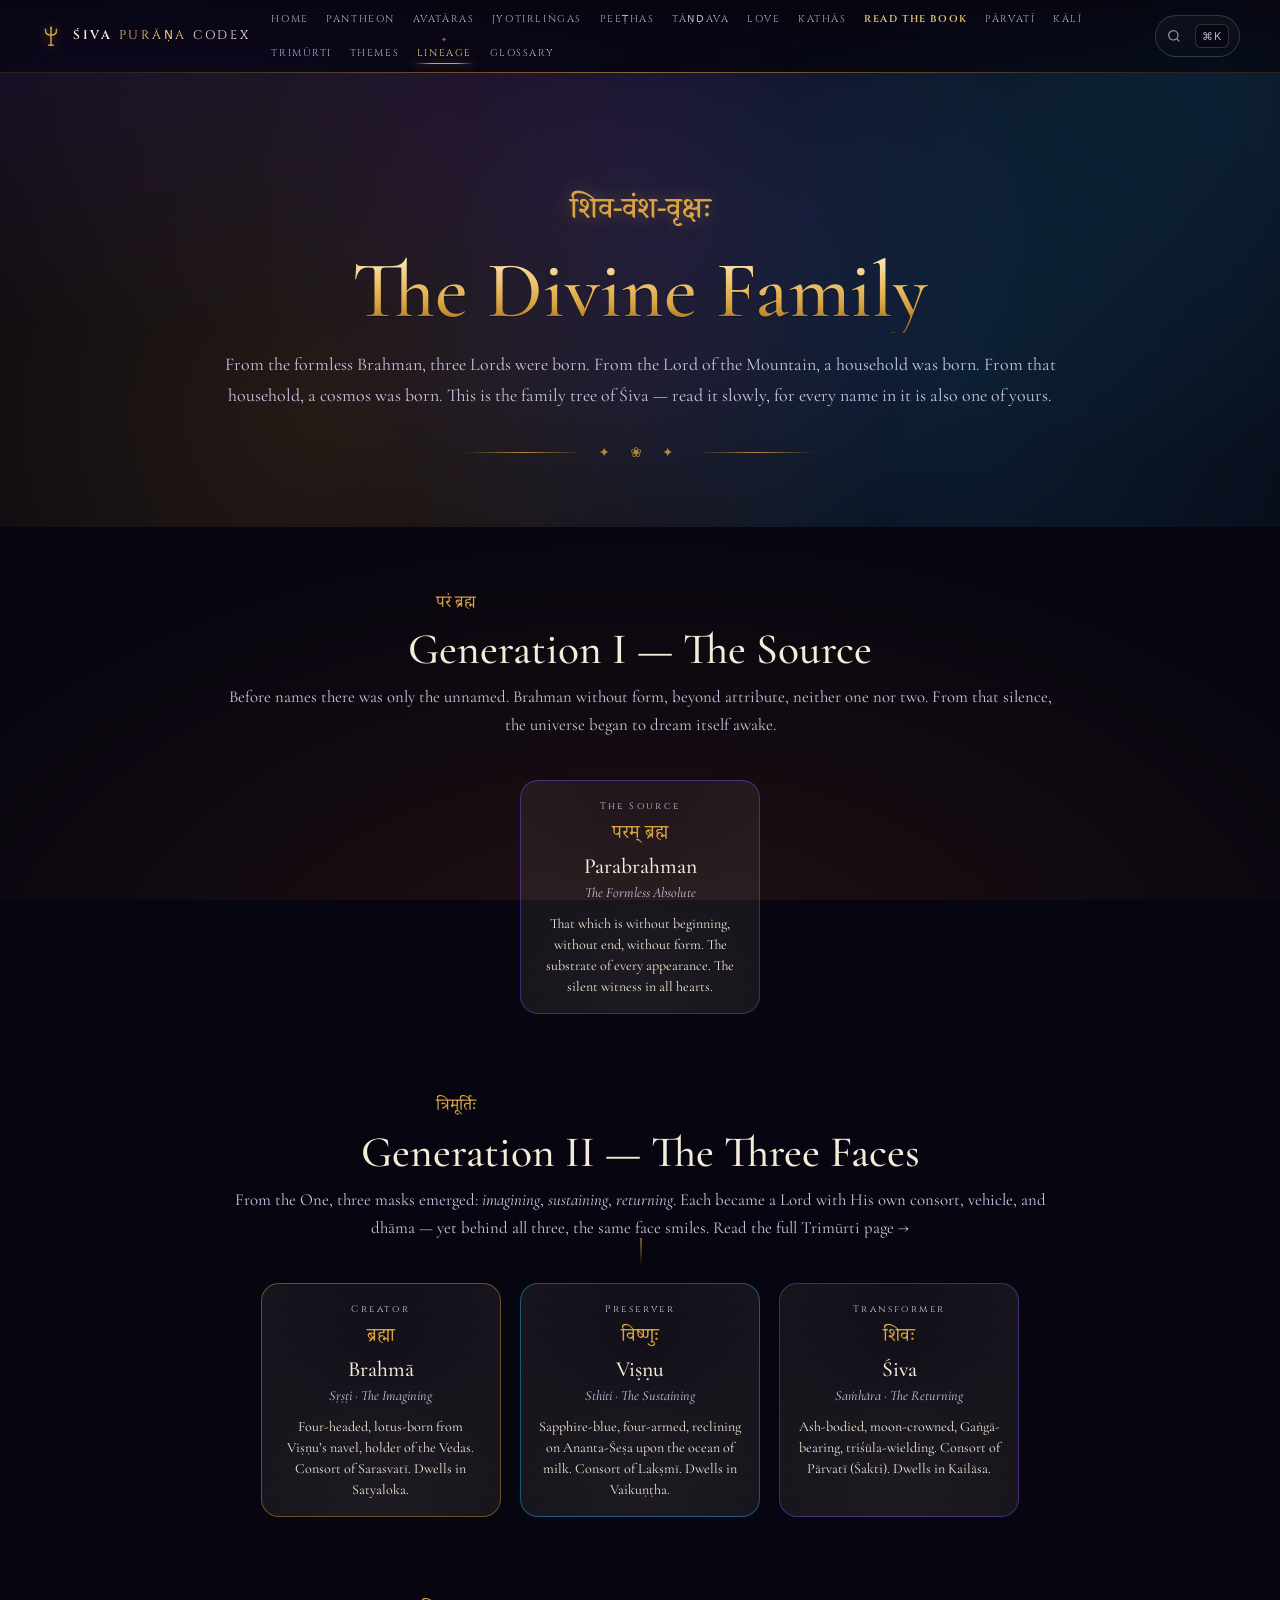
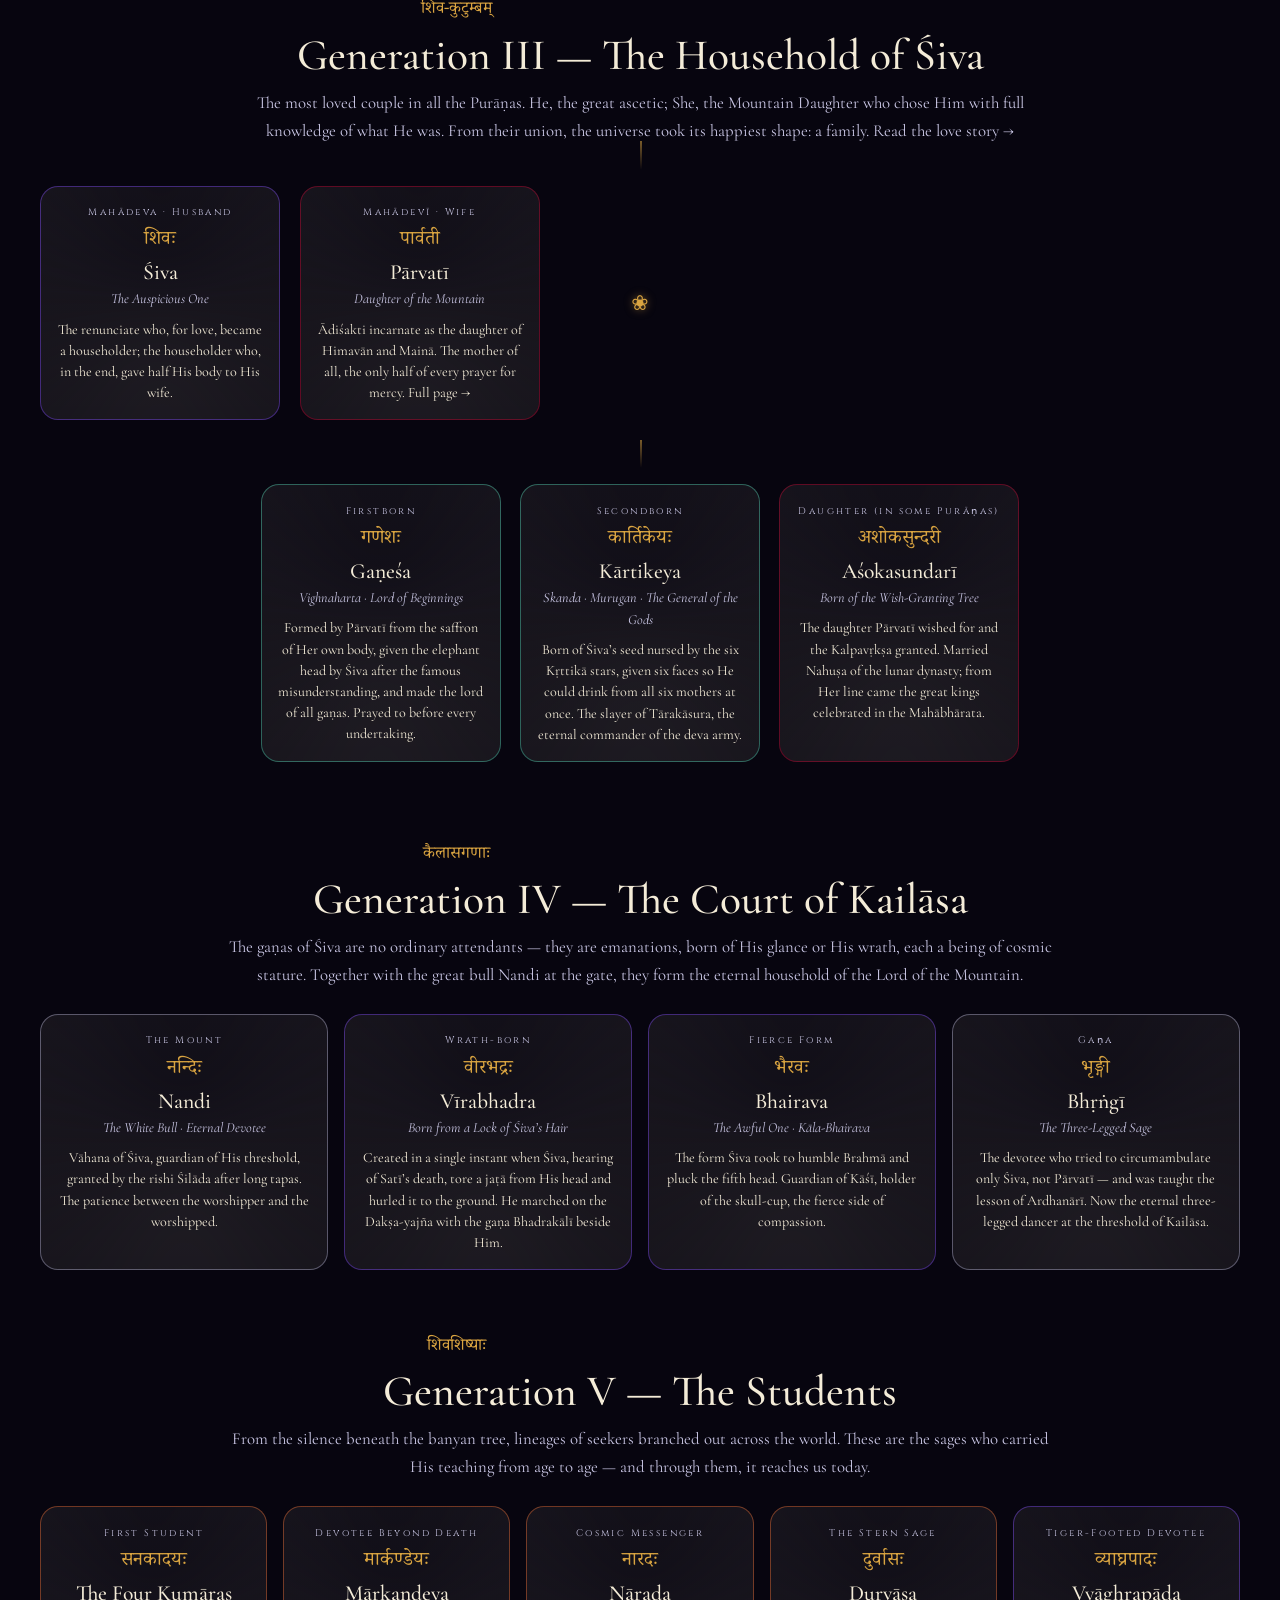
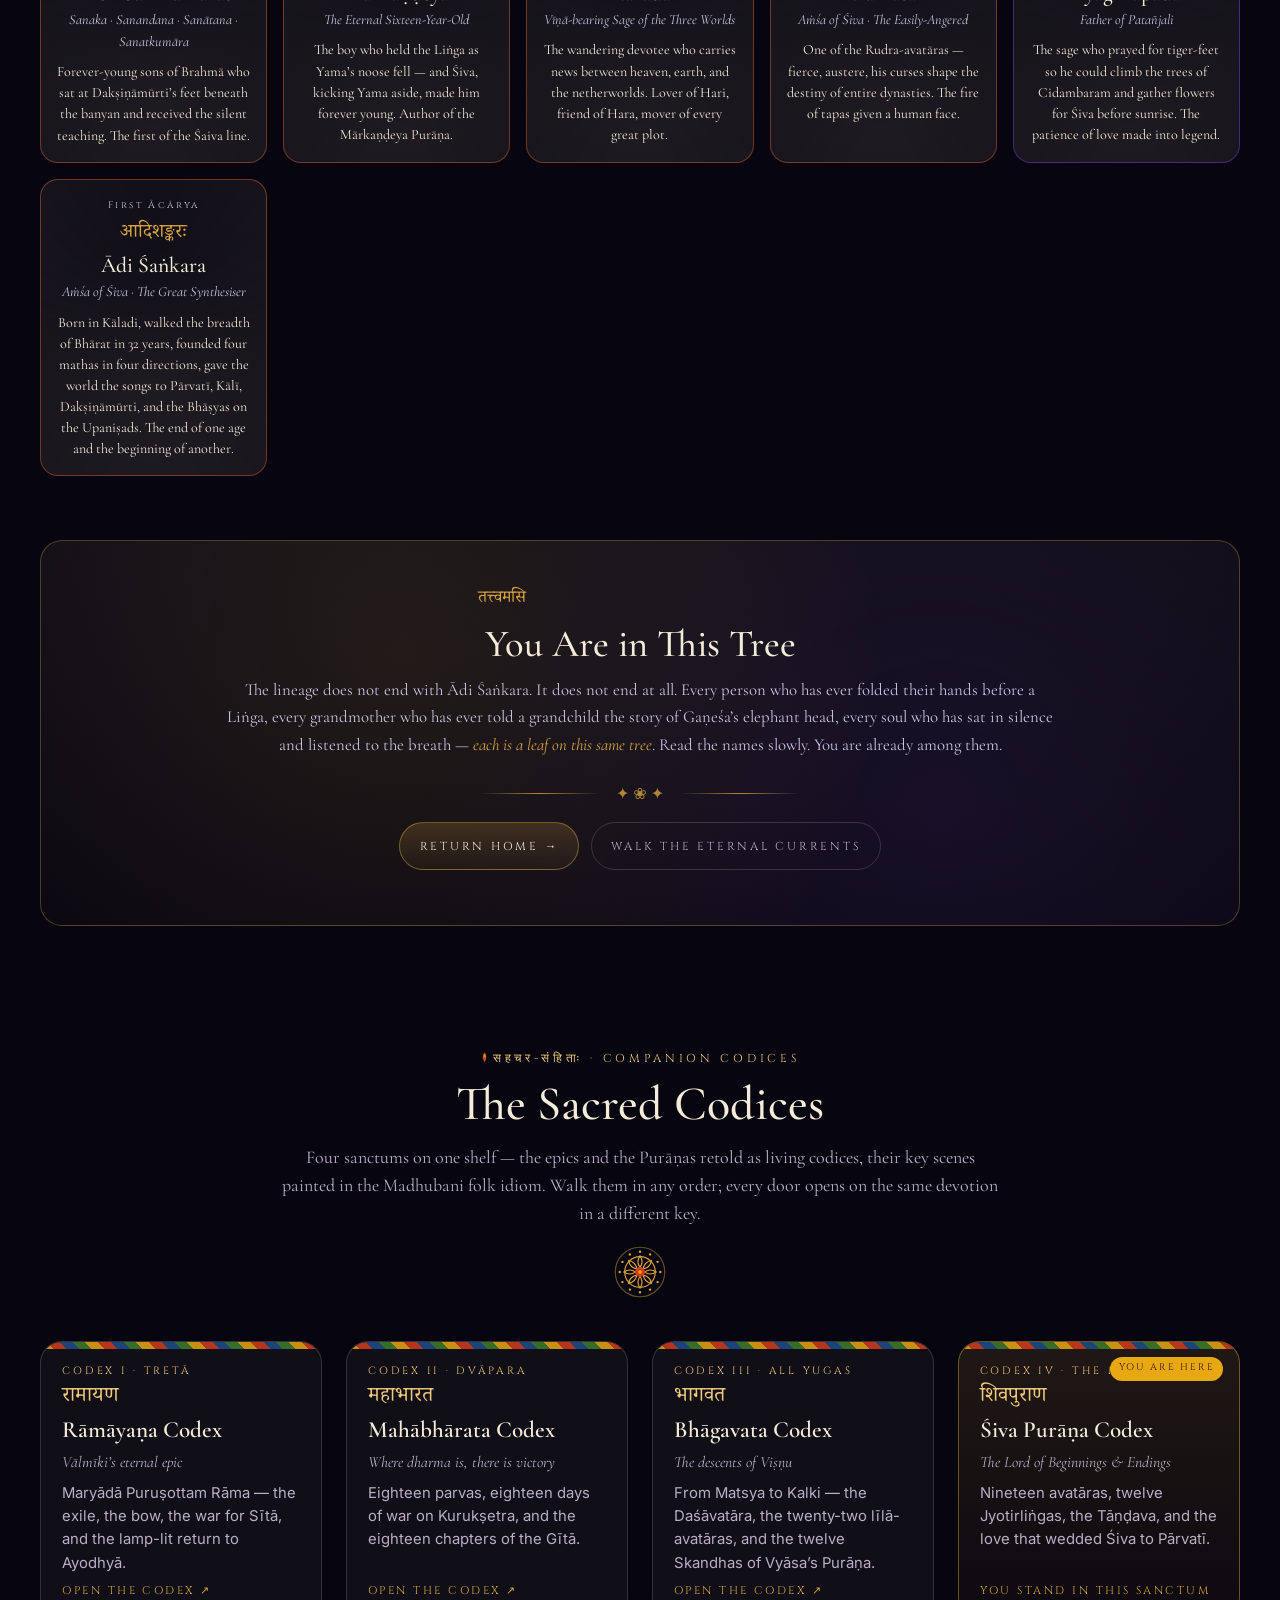
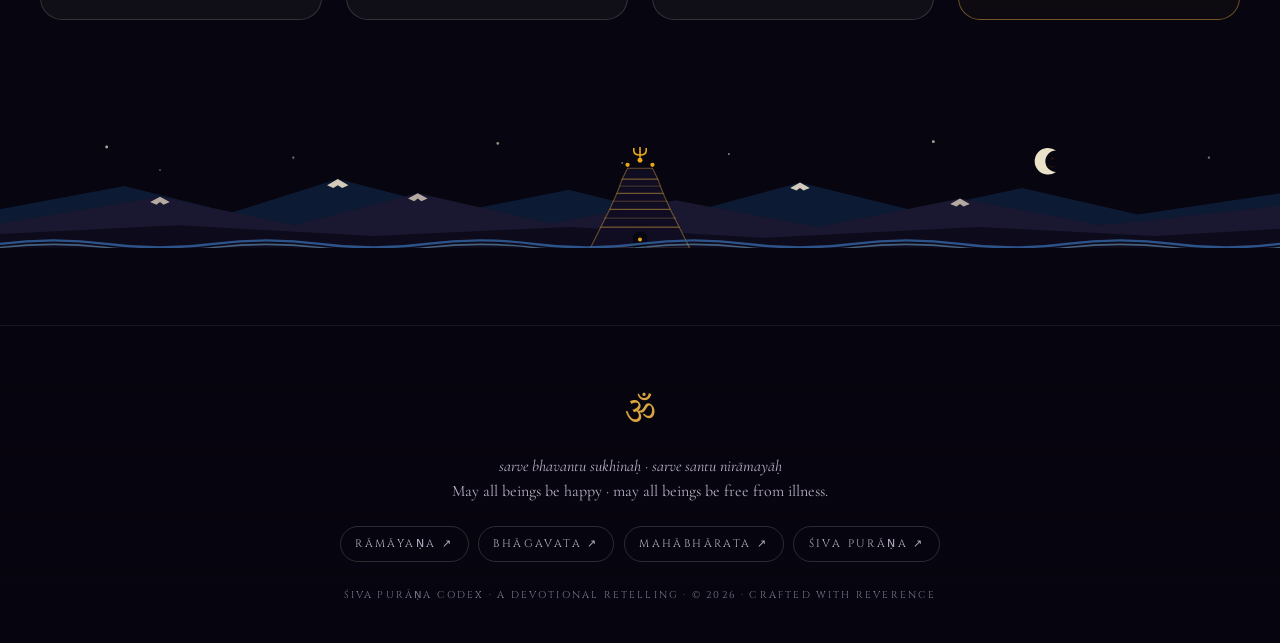
<file: lineage.html>
<!doctype html>
<html lang="en">
<head>
  <meta charset="utf-8" />
  <meta name="viewport" content="width=device-width, initial-scale=1" />
  <title>Lineage — The Divine Family of Śiva — Śiva Purāṇa Codex</title>
  <meta name="description" content="The lineage of Śiva — from the formless Brahman to the Trimūrti, to Śiva &amp; Pārvatī, to their sons Gaṇeśa and Kumāra, and the great gaṇas, vāhanas, and sages of the household." />
  <meta name="theme-color" content="#07050f" />

  <!-- Open Graph + Twitter -->
  <meta property="og:type" content="website" />
  <meta property="og:site_name" content="Śiva Purāṇa Codex" />
  <meta property="og:title" content="The Divine Family of Śiva — Śiva Purāṇa Codex" />
  <meta property="og:description" content="From Parabrahman to the Trimūrti, to Śiva and Pārvatī, to Gaṇeśa and Kārtikeya, and the gaṇas and sages of Kailāsa." />
  <meta name="twitter:card" content="summary" />
  <meta name="twitter:title" content="The Divine Family of Śiva" />
  <meta name="twitter:description" content="The lineage tree from Parabrahman to the household of Śiva." />

  <!-- Fonts -->
  <link rel="preconnect" href="https://fonts.googleapis.com" />
  <link rel="preconnect" href="https://fonts.gstatic.com" crossorigin />
  <link href="https://fonts.googleapis.com/css2?family=Cinzel:wght@400;500;600&family=Cormorant+Garamond:ital,wght@0,400;0,500;0,600;1,400;1,500&family=Inter:wght@400;500;600&family=Noto+Serif+Devanagari:wght@400;500;600&display=swap" rel="stylesheet" />

  <!-- Styles -->
  <link rel="stylesheet" href="assets/css/reset.css" />
  <link rel="stylesheet" href="assets/css/global.css" />
  <link rel="stylesheet" href="assets/css/search.css" />
  <link rel="stylesheet" href="assets/css/pages/lineage.css" />
  <link rel="stylesheet" href="assets/css/divinity.css" />
</head>
<body>

  <a class="skip" href="#main" style="position:absolute;left:-9999px;">Skip to main content</a>

  <!-- ============ HEADER ============ -->
  <header class="site-header">
    <div class="shell">
      <a class="brand" href="index.html" aria-label="Śiva Purāṇa Codex home">
        <svg class="trishul" viewBox="0 0 24 24" fill="none" stroke="currentColor" stroke-width="1.6" aria-hidden="true">
          <path d="M12 2v20" />
          <path d="M6 6c0 3 2 5 6 5s6-2 6-5" />
          <path d="M6 6v-2M18 6v-2M12 4v-2" />
          <path d="M9 22h6" />
        </svg>
        <span><strong>ŚIVA</strong>&nbsp;<em>PURĀṆA</em>&nbsp;CODEX</span>
      </a>

      <button class="nav-toggle" data-nav-toggle aria-expanded="false" aria-controls="primary-nav" aria-label="Toggle navigation">
        <svg viewBox="0 0 24 24" fill="none" stroke="currentColor" stroke-width="1.8" aria-hidden="true">
          <path d="M3 7h18M3 12h18M3 17h18" />
        </svg>
      </button>

      <nav class="site-nav" id="primary-nav" data-nav aria-label="Primary">
        <ul role="list">
          <li><a href="index.html">Home</a></li>
          <li><a href="characters.html">Pantheon</a></li>
          <li><a href="avatars.html">Avatāras</a></li>
          <li><a href="jyotirlingas.html">Jyotirliṅgas</a></li>
          <li><a href="shakti-peethas.html">Peeṭhas</a></li>
          <li><a href="tandava.html">Tāṇḍava</a></li>
          <li><a href="love-story.html">Love</a></li>
          <li><a href="stories.html">Kathās</a></li>
          <li><a href="book.html">Read the Book</a></li>
          <li><a href="parvati.html">Pārvatī</a></li>
          <li><a href="kali.html">Kālī</a></li>
          <li><a href="trimurti.html">Trimūrti</a></li>
          <li><a href="themes.html">Themes</a></li>
          <li><a href="lineage.html" aria-current="page">Lineage</a></li>
          <li><a href="glossary.html">Glossary</a></li>
        </ul>
      </nav>

      <button class="search-btn" type="button" data-search-open aria-label="Search the codex" title="Press / or Ctrl+K">
        <svg viewBox="0 0 24 24" fill="none" stroke="currentColor" stroke-width="1.8" aria-hidden="true">
          <circle cx="11" cy="11" r="7"/><path d="m20 20-3.5-3.5"/>
        </svg>
        <span class="search-btn__label">Search</span>
        <kbd class="search-btn__key">⌘K</kbd>
      </button>
    </div>
  </header>

  <main id="main">

    <!-- ============ HERO ============ -->
    <section class="ln-hero">
      <div class="shell">
        <p class="deva">शिव-वंश-वृक्षः</p>
        <h1 class="gold-text">The Divine Family</h1>
        <p>
          From the formless Brahman, three Lords were born. From the Lord of the
          Mountain, a household was born. From that household, a cosmos was born. This
          is the family tree of Śiva — read it slowly, for every name in it is also
          one of yours.
        </p>
        <div class="divider" aria-hidden="true">✦ ❀ ✦</div>
      </div>
    </section>


    <!-- ============ GENERATION I — BRAHMAN ============ -->
    <section class="shell" id="gen-1">
      <header class="ln-head">
        <p class="deva-sm">परं ब्रह्म</p>
        <h2>Generation I &mdash; The Source</h2>
        <p>
          Before names there was only the unnamed. Brahman without form, beyond
          attribute, neither one nor two. From that silence, the universe began to
          dream itself awake.
        </p>
      </header>

      <div class="ln-tree">
        <div class="ln-gen ln-gen--top">
          <article class="ln-node ln-node--core">
            <p class="ln-node__role">The Source</p>
            <p class="ln-node__deva">परम् ब्रह्म</p>
            <h3 class="ln-node__name">Parabrahman</h3>
            <p class="ln-node__epithet">The Formless Absolute</p>
            <p class="ln-node__body">
              That which is without beginning, without end, without form. The
              substrate of every appearance. The silent witness in all hearts.
            </p>
          </article>
        </div>
      </div>
    </section>


    <!-- ============ GENERATION II — TRIMŪRTI ============ -->
    <section class="shell" id="gen-2">
      <header class="ln-head">
        <p class="deva-sm">त्रिमूर्तिः</p>
        <h2>Generation II &mdash; The Three Faces</h2>
        <p>
          From the One, three masks emerged: <em>imagining</em>, <em>sustaining</em>,
          <em>returning</em>. Each became a Lord with His own consort, vehicle, and
          dhāma — yet behind all three, the same face smiles.
          <a href="trimurti.html">Read the full Trimūrti page →</a>
        </p>
      </header>

      <div class="ln-tree">
        <div class="ln-gen">
          <article class="ln-node ln-node--brahma">
            <p class="ln-node__role">Creator</p>
            <p class="ln-node__deva">ब्रह्मा</p>
            <h3 class="ln-node__name">Brahmā</h3>
            <p class="ln-node__epithet">Sṛṣṭi · The Imagining</p>
            <p class="ln-node__body">
              Four-headed, lotus-born from Viṣṇu’s navel, holder of the Vedas. Consort
              of Sarasvatī. Dwells in Satyaloka.
            </p>
          </article>

          <article class="ln-node ln-node--vishnu">
            <p class="ln-node__role">Preserver</p>
            <p class="ln-node__deva">विष्णुः</p>
            <h3 class="ln-node__name">Viṣṇu</h3>
            <p class="ln-node__epithet">Sthiti · The Sustaining</p>
            <p class="ln-node__body">
              Sapphire-blue, four-armed, reclining on Ananta-Śeṣa upon the ocean of
              milk. Consort of Lakṣmī. Dwells in Vaikuṇṭha.
            </p>
          </article>

          <article class="ln-node ln-node--core">
            <p class="ln-node__role">Transformer</p>
            <p class="ln-node__deva">शिवः</p>
            <h3 class="ln-node__name">Śiva</h3>
            <p class="ln-node__epithet">Saṁhāra · The Returning</p>
            <p class="ln-node__body">
              Ash-bodied, moon-crowned, Gaṅgā-bearing, triśūla-wielding. Consort of
              Pārvatī (Śakti). Dwells in Kailāsa.
            </p>
          </article>
        </div>
      </div>
    </section>


    <!-- ============ GENERATION III — THE SHIVA HOUSEHOLD ============ -->
    <section class="shell" id="gen-3">
      <header class="ln-head">
        <p class="deva-sm">शिव-कुटुम्बम्</p>
        <h2>Generation III &mdash; The Household of Śiva</h2>
        <p>
          The most loved couple in all the Purāṇas. He, the great ascetic; She, the
          Mountain Daughter who chose Him with full knowledge of what He was. From
          their union, the universe took its happiest shape: a family.
          <a href="love-story.html">Read the love story →</a>
        </p>
      </header>

      <div class="ln-tree">
        <div class="ln-gen">
          <div class="ln-couple">
            <article class="ln-node ln-node--core">
              <p class="ln-node__role">Mahādeva · Husband</p>
              <p class="ln-node__deva">शिवः</p>
              <h3 class="ln-node__name">Śiva</h3>
              <p class="ln-node__epithet">The Auspicious One</p>
              <p class="ln-node__body">
                The renunciate who, for love, became a householder; the householder
                who, in the end, gave half His body to His wife.
              </p>
            </article>

            <article class="ln-node ln-node--shakti">
              <p class="ln-node__role">Mahādevī · Wife</p>
              <p class="ln-node__deva">पार्वती</p>
              <h3 class="ln-node__name">Pārvatī</h3>
              <p class="ln-node__epithet">Daughter of the Mountain</p>
              <p class="ln-node__body">
                Ādiśakti incarnate as the daughter of Himavān and Mainā. The mother of
                all, the only half of every prayer for mercy.
                <a href="parvati.html">Full page →</a>
              </p>
            </article>
          </div>
        </div>

        <!-- Their sons -->
        <div class="ln-gen">
          <article class="ln-node ln-node--son">
            <p class="ln-node__role">Firstborn</p>
            <p class="ln-node__deva">गणेशः</p>
            <h3 class="ln-node__name">Gaṇeśa</h3>
            <p class="ln-node__epithet">Vighnaharta · Lord of Beginnings</p>
            <p class="ln-node__body">
              Formed by Pārvatī from the saffron of Her own body, given the elephant
              head by Śiva after the famous misunderstanding, and made the lord of all
              gaṇas. Prayed to before every undertaking.
            </p>
          </article>

          <article class="ln-node ln-node--son">
            <p class="ln-node__role">Secondborn</p>
            <p class="ln-node__deva">कार्तिकेयः</p>
            <h3 class="ln-node__name">Kārtikeya</h3>
            <p class="ln-node__epithet">Skanda · Murugan · The General of the Gods</p>
            <p class="ln-node__body">
              Born of Śiva’s seed nursed by the six Kṛttikā stars, given six faces so
              He could drink from all six mothers at once. The slayer of Tārakāsura,
              the eternal commander of the deva army.
            </p>
          </article>

          <article class="ln-node ln-node--shakti">
            <p class="ln-node__role">Daughter (in some Purāṇas)</p>
            <p class="ln-node__deva">अशोकसुन्दरी</p>
            <h3 class="ln-node__name">Aśokasundarī</h3>
            <p class="ln-node__epithet">Born of the Wish-Granting Tree</p>
            <p class="ln-node__body">
              The daughter Pārvatī wished for and the Kalpavṛkṣa granted. Married
              Nahuṣa of the lunar dynasty; from Her line came the great kings
              celebrated in the Mahābhārata.
            </p>
          </article>
        </div>
      </div>
    </section>


    <!-- ============ GENERATION IV — THE COURT OF KAILĀSA ============ -->
    <section class="shell" id="gen-4">
      <header class="ln-head">
        <p class="deva-sm">कैलासगणाः</p>
        <h2>Generation IV &mdash; The Court of Kailāsa</h2>
        <p>
          The gaṇas of Śiva are no ordinary attendants — they are emanations, born of
          His glance or His wrath, each a being of cosmic stature. Together with the
          great bull Nandi at the gate, they form the eternal household of the Lord
          of the Mountain.
        </p>
      </header>

      <div class="ln-grid">

        <article class="ln-node ln-node--mount">
          <p class="ln-node__role">The Mount</p>
          <p class="ln-node__deva">नन्दिः</p>
          <h3 class="ln-node__name">Nandi</h3>
          <p class="ln-node__epithet">The White Bull · Eternal Devotee</p>
          <p class="ln-node__body">
            Vāhana of Śiva, guardian of His threshold, granted by the rishi
            Śilāda after long tapas. The patience between the worshipper and the
            worshipped.
          </p>
        </article>

        <article class="ln-node ln-node--core">
          <p class="ln-node__role">Wrath-born</p>
          <p class="ln-node__deva">वीरभद्रः</p>
          <h3 class="ln-node__name">Vīrabhadra</h3>
          <p class="ln-node__epithet">Born from a Lock of Śiva’s Hair</p>
          <p class="ln-node__body">
            Created in a single instant when Śiva, hearing of Satī’s death, tore a
            jaṭā from His head and hurled it to the ground. He marched on the
            Dakṣa-yajña with the gaṇa Bhadrakālī beside Him.
          </p>
        </article>

        <article class="ln-node ln-node--core">
          <p class="ln-node__role">Fierce Form</p>
          <p class="ln-node__deva">भैरवः</p>
          <h3 class="ln-node__name">Bhairava</h3>
          <p class="ln-node__epithet">The Awful One · Kāla-Bhairava</p>
          <p class="ln-node__body">
            The form Śiva took to humble Brahmā and pluck the fifth head. Guardian
            of Kāśī, holder of the skull-cup, the fierce side of compassion.
          </p>
        </article>

        <article class="ln-node ln-node--mount">
          <p class="ln-node__role">Gaṇa</p>
          <p class="ln-node__deva">भृङ्गी</p>
          <h3 class="ln-node__name">Bhṛṅgī</h3>
          <p class="ln-node__epithet">The Three-Legged Sage</p>
          <p class="ln-node__body">
            The devotee who tried to circumambulate only Śiva, not Pārvatī — and was
            taught the lesson of Ardhanārī. Now the eternal three-legged dancer at
            the threshold of Kailāsa.
          </p>
        </article>

      </div>
    </section>


    <!-- ============ GENERATION V — THE SAGES ============ -->
    <section class="shell" id="gen-5">
      <header class="ln-head">
        <p class="deva-sm">शिवशिष्याः</p>
        <h2>Generation V &mdash; The Students</h2>
        <p>
          From the silence beneath the banyan tree, lineages of seekers branched out
          across the world. These are the sages who carried His teaching from age to
          age — and through them, it reaches us today.
        </p>
      </header>

      <div class="ln-grid">

        <article class="ln-node ln-node--rishi">
          <p class="ln-node__role">First Student</p>
          <p class="ln-node__deva">सनकादयः</p>
          <h3 class="ln-node__name">The Four Kumāras</h3>
          <p class="ln-node__epithet">Sanaka · Sanandana · Sanātana · Sanatkumāra</p>
          <p class="ln-node__body">
            Forever-young sons of Brahmā who sat at Dakṣiṇāmūrti’s feet beneath the
            banyan and received the silent teaching. The first of the Śaiva line.
          </p>
        </article>

        <article class="ln-node ln-node--rishi">
          <p class="ln-node__role">Devotee Beyond Death</p>
          <p class="ln-node__deva">मार्कण्डेयः</p>
          <h3 class="ln-node__name">Mārkaṇḍeya</h3>
          <p class="ln-node__epithet">The Eternal Sixteen-Year-Old</p>
          <p class="ln-node__body">
            The boy who held the Liṅga as Yama’s noose fell — and Śiva, kicking Yama
            aside, made him forever young. Author of the Mārkaṇḍeya Purāṇa.
          </p>
        </article>

        <article class="ln-node ln-node--rishi">
          <p class="ln-node__role">Cosmic Messenger</p>
          <p class="ln-node__deva">नारदः</p>
          <h3 class="ln-node__name">Nārada</h3>
          <p class="ln-node__epithet">Vīṇā-bearing Sage of the Three Worlds</p>
          <p class="ln-node__body">
            The wandering devotee who carries news between heaven, earth, and the
            netherworlds. Lover of Hari, friend of Hara, mover of every great plot.
          </p>
        </article>

        <article class="ln-node ln-node--rishi">
          <p class="ln-node__role">The Stern Sage</p>
          <p class="ln-node__deva">दुर्वासः</p>
          <h3 class="ln-node__name">Durvāsa</h3>
          <p class="ln-node__epithet">Aṁśa of Śiva · The Easily-Angered</p>
          <p class="ln-node__body">
            One of the Rudra-avatāras — fierce, austere, his curses shape the destiny
            of entire dynasties. The fire of tapas given a human face.
          </p>
        </article>

        <article class="ln-node ln-node--core">
          <p class="ln-node__role">Tiger-Footed Devotee</p>
          <p class="ln-node__deva">व्याघ्रपादः</p>
          <h3 class="ln-node__name">Vyāghrapāda</h3>
          <p class="ln-node__epithet">Father of Patañjali</p>
          <p class="ln-node__body">
            The sage who prayed for tiger-feet so he could climb the trees of
            Cidambaram and gather flowers for Śiva before sunrise. The patience of
            love made into legend.
          </p>
        </article>

        <article class="ln-node ln-node--rishi">
          <p class="ln-node__role">First Ācārya</p>
          <p class="ln-node__deva">आदिशङ्करः</p>
          <h3 class="ln-node__name">Ādi Śaṅkara</h3>
          <p class="ln-node__epithet">Aṁśa of Śiva · The Great Synthesiser</p>
          <p class="ln-node__body">
            Born in Kāladi, walked the breadth of Bhārat in 32 years, founded four
            mathas in four directions, gave the world the songs to Pārvatī, Kālī,
            Dakṣiṇāmūrti, and the Bhāṣyas on the Upaniṣads. The end of one age and
            the beginning of another.
          </p>
        </article>

      </div>
    </section>


    <!-- ============ CLOSING TEACHING ============ -->
    <section class="shell">
      <div class="ln-teaching">
        <p class="deva-sm">तत्त्वमसि</p>
        <h2>You Are in This Tree</h2>
        <p>
          The lineage does not end with Ādi Śaṅkara. It does not end at all. Every
          person who has ever folded their hands before a Liṅga, every grandmother who
          has ever told a grandchild the story of Gaṇeśa’s elephant head, every soul
          who has sat in silence and listened to the breath — <em>each is a leaf on
          this same tree</em>. Read the names slowly. You are already among them.
        </p>
        <div class="divider" aria-hidden="true">✦ ❀ ✦</div>
        <p style="margin-top:1rem;">
          <a class="btn" href="index.html">Return Home →</a>
          &nbsp;
          <a class="btn btn--ghost" href="themes.html">Walk the Eternal Currents</a>
        </p>
      </div>
    </section>


    <!-- ============ THE SACRED CODICES ============ -->
    <section class="codices" aria-labelledby="codices-head">
      <div class="shell">
        <div class="codices__head">
          <p class="codices__eyebrow"><svg class="tri-flame" viewBox="0 0 12 18" aria-hidden="true"><path d="M6 1 Q11 8 6 16 Q1 8 6 1Z" fill="#e8a812" stroke="#d43d1a" stroke-width="1"/><path d="M6 7 Q8.6 11 6 15 Q3.4 11 6 7Z" fill="#d43d1a"/></svg>सहचर-संहिताः · Companion Codices</p>
          <h2 id="codices-head" class="codices__title">The Sacred Codices</h2>
          <p class="codices__lede">Four sanctums on one shelf — the epics and the Purāṇas retold as living codices, their key scenes painted in the Madhubani folk idiom. Walk them in any order; every door opens on the same devotion in a different key.</p>
          <div class="mandala-divider" aria-hidden="true"><svg viewBox="0 0 60 60" fill="none" stroke="#d9a441" stroke-width="1.3" aria-hidden="true"><circle cx="30" cy="30" r="27.5" opacity=".45"/><circle cx="52.5" cy="30.0" r="1.3" fill="#d9a441" stroke="none"/><circle cx="49.5" cy="41.2" r="1.3" fill="#d9a441" stroke="none"/><circle cx="41.2" cy="49.5" r="1.3" fill="#d9a441" stroke="none"/><circle cx="30.0" cy="52.5" r="1.3" fill="#d9a441" stroke="none"/><circle cx="18.8" cy="49.5" r="1.3" fill="#d9a441" stroke="none"/><circle cx="10.5" cy="41.2" r="1.3" fill="#d9a441" stroke="none"/><circle cx="7.5" cy="30.0" r="1.3" fill="#d9a441" stroke="none"/><circle cx="10.5" cy="18.8" r="1.3" fill="#d9a441" stroke="none"/><circle cx="18.7" cy="10.5" r="1.3" fill="#d9a441" stroke="none"/><circle cx="30.0" cy="7.5" r="1.3" fill="#d9a441" stroke="none"/><circle cx="41.2" cy="10.5" r="1.3" fill="#d9a441" stroke="none"/><circle cx="49.5" cy="18.7" r="1.3" fill="#d9a441" stroke="none"/><circle cx="30" cy="30" r="17"/><path d="M30 12 Q34.5 19 30 25 Q25.5 19 30 12Z" transform="rotate(0 30 30)"/><path d="M30 12 Q34.5 19 30 25 Q25.5 19 30 12Z" transform="rotate(45 30 30)"/><path d="M30 12 Q34.5 19 30 25 Q25.5 19 30 12Z" transform="rotate(90 30 30)"/><path d="M30 12 Q34.5 19 30 25 Q25.5 19 30 12Z" transform="rotate(135 30 30)"/><path d="M30 12 Q34.5 19 30 25 Q25.5 19 30 12Z" transform="rotate(180 30 30)"/><path d="M30 12 Q34.5 19 30 25 Q25.5 19 30 12Z" transform="rotate(225 30 30)"/><path d="M30 12 Q34.5 19 30 25 Q25.5 19 30 12Z" transform="rotate(270 30 30)"/><path d="M30 12 Q34.5 19 30 25 Q25.5 19 30 12Z" transform="rotate(315 30 30)"/><circle cx="30" cy="30" r="5.5" fill="#d43d1a" stroke="none"/><circle cx="30" cy="30" r="2" fill="#e8a812" stroke="none"/></svg></div>
        </div>
        <div class="codices__grid">
          <a class="codex-link" href="https://unigalactix.github.io/RAMAYANA/" target="_blank" rel="noopener">
            <span class="codex-link__corner">Codex I · Tretā</span>
            <span class="codex-link__deva">रामायण</span>
            <span class="codex-link__title">Rāmāyaṇa Codex</span>
            <span class="codex-link__epithet">Vālmīki’s eternal epic</span>
            <span class="codex-link__desc">Maryādā Puruṣottam Rāma — the exile, the bow, the war for Sītā, and the lamp-lit return to Ayodhyā.</span>
            <span class="codex-link__cta">Open the Codex ↗</span>
          </a>
          <a class="codex-link" href="https://unigalactix.github.io/Mahabharat/" target="_blank" rel="noopener">
            <span class="codex-link__corner">Codex II · Dvāpara</span>
            <span class="codex-link__deva">महाभारत</span>
            <span class="codex-link__title">Mahābhārata Codex</span>
            <span class="codex-link__epithet">Where dharma is, there is victory</span>
            <span class="codex-link__desc">Eighteen parvas, eighteen days of war on Kurukṣetra, and the eighteen chapters of the Gītā.</span>
            <span class="codex-link__cta">Open the Codex ↗</span>
          </a>
          <a class="codex-link" href="https://unigalactix.github.io/BHAGAVATHAM/" target="_blank" rel="noopener">
            <span class="codex-link__corner">Codex III · All Yugas</span>
            <span class="codex-link__deva">भागवत</span>
            <span class="codex-link__title">Bhāgavata Codex</span>
            <span class="codex-link__epithet">The descents of Viṣṇu</span>
            <span class="codex-link__desc">From Matsya to Kalki — the Daśāvatāra, the twenty-two līlā-avatāras, and the twelve Skandhas of Vyāsa’s Purāṇa.</span>
            <span class="codex-link__cta">Open the Codex ↗</span>
          </a>
          <div class="codex-link codex-link--current" aria-current="page">
            <span class="codex-link__here">You are here</span>
            <span class="codex-link__corner">Codex IV · The Mountain</span>
            <span class="codex-link__deva">शिवपुराण</span>
            <span class="codex-link__title">Śiva Purāṇa Codex</span>
            <span class="codex-link__epithet">The Lord of Beginnings &amp; Endings</span>
            <span class="codex-link__desc">Nineteen avatāras, twelve Jyotirliṅgas, the Tāṇḍava, and the love that wedded Śiva to Pārvatī.</span>
            <span class="codex-link__cta">You stand in this sanctum</span>
          </div>
        </div>
      </div>
    </section>
  </main>


  <!-- ============ FOOTER ============ -->

  <!-- ============ KAILĀSA BAND — the mountain above the footer ============ -->
  <div class="kailasa-band" aria-hidden="true">
    <svg viewBox="0 0 1440 132" preserveAspectRatio="none" aria-hidden="true" focusable="false">
      <g fill="#f7ead2">
        <circle cx="120" cy="18" r="1.6" opacity=".7"/><circle cx="330" cy="30" r="1.2" opacity=".5"/>
        <circle cx="560" cy="14" r="1.5" opacity=".6"/><circle cx="820" cy="26" r="1.2" opacity=".5"/>
        <circle cx="1050" cy="12" r="1.6" opacity=".7"/><circle cx="1360" cy="30" r="1.3" opacity=".5"/>
        <circle cx="700" cy="36" r="1.1" opacity=".45"/><circle cx="180" cy="44" r="1.1" opacity=".4"/>
      </g>
      <path d="M1188 22 A15 15 0 1 0 1188 46 A11.5 11.5 0 1 1 1188 22Z" fill="#fdf6da" opacity=".92"/>
      <circle cx="1184" cy="31" r="1.4" fill="#2e1608"/><path d="M1179 39 q4 2.6 8 .8" fill="none" stroke="#2e1608" stroke-width="1.2"/>
      <path d="M0 132 L0 88 L140 62 L260 92 L380 54 L520 90 L640 66 L760 96 L900 58 L1030 90 L1150 64 L1280 94 L1440 70 L1440 132Z" fill="#1d4e89" opacity=".30"/>
      <path d="M368 61 L380 54 L392 61 L385 64 L380 61 L375 64Z" fill="#f7ead2" opacity=".85"/>
      <path d="M889 64 L900 58 L911 64 L904 67 L900 64 L896 67Z" fill="#f7ead2" opacity=".85"/>
      <path d="M0 132 L0 104 L180 74 L330 106 L470 70 L620 104 L760 78 L920 108 L1080 76 L1240 106 L1440 84 L1440 132Z" fill="#1a1730"/>
      <path d="M169 80 L180 74 L191 80 L184 83 L180 80 L176 83Z" fill="#f7ead2" opacity=".7"/>
      <path d="M459 76 L470 70 L481 76 L474 79 L470 76 L466 79Z" fill="#f7ead2" opacity=".7"/>
      <path d="M1069 82 L1080 76 L1091 82 L1084 85 L1080 82 L1076 85Z" fill="#f7ead2" opacity=".7"/>
      <path d="M0 132 L0 116 L200 106 L420 118 L640 108 L860 120 L1100 108 L1300 118 L1440 110 L1440 132Z" fill="#0d0a1c"/>
      <g fill="#100c22" stroke="rgba(217,164,65,.45)" stroke-width="1.2">
        <path d="M664 132 L776 132 L764 108 L676 108Z"/>
        <path d="M676 108 L764 108 L754 88 L686 88Z"/>
        <path d="M686 88 L754 88 L746 70 L694 70Z"/>
        <path d="M694 70 L746 70 L740 54 L700 54Z"/>
        <path d="M700 54 L740 54 L734 42 L706 42Z"/>
      </g>
      <g stroke="rgba(217,164,65,.35)" stroke-width="1"><line x1="679" y1="98" x2="761" y2="98"/><line x1="689" y1="79" x2="751" y2="79"/><line x1="697" y1="62" x2="743" y2="62"/></g>
      <g fill="#e8a812"><circle cx="706" cy="38" r="2.4"/><circle cx="720" cy="33" r="2.8"/><circle cx="734" cy="38" r="2.4"/></g>
      <path d="M720 30 v-12 M713 22 q0 5 7 5 q7 0 7 -5 M713 22 v-3 M727 22 v-3" fill="none" stroke="#e8a812" stroke-width="1.8"/>
      <path d="M712 132 L712 117 Q720 109 728 117 L728 132Z" fill="#07050f"/>
      <circle cx="720" cy="122" r="2.2" fill="#e8a812"/>
      <path d="M0 127 Q60 119 120 127 T240 127 T360 127 T480 127 T600 127 T720 127 T840 127 T960 127 T1080 127 T1200 127 T1320 127 T1440 127" fill="none" stroke="#33629e" stroke-width="2.4" opacity=".85"/>
      <path d="M0 131 Q60 124 120 131 T240 131 T360 131 T480 131 T600 131 T720 131 T840 131 T960 131 T1080 131 T1200 131 T1320 131 T1440 131" fill="none" stroke="#7db8dd" stroke-width="1.8" opacity=".5"/>
    </svg>
  </div>

  <footer class="site-footer">
    <div class="shell">
      <div class="om" aria-hidden="true">ॐ</div>
      <p><em>sarve bhavantu sukhinaḥ · sarve santu nirāmayāḥ</em></p>
      <p>May all beings be happy · may all beings be free from illness.</p>

      <div class="sister">
        <a href="https://unigalactix.github.io/RAMAYANA/"   target="_blank" rel="noopener">Rāmāyaṇa ↗</a>
        <a href="https://unigalactix.github.io/BHAGAVATHAM/" target="_blank" rel="noopener">Bhāgavata ↗</a>
        <a href="https://unigalactix.github.io/Mahabharat/" target="_blank" rel="noopener">Mahābhārata ↗</a>
        <a href="https://unigalactix.github.io/ShivaPuran/" target="_blank" rel="noopener">Śiva Purāṇa ↗</a>
      </div>

      <small>ŚIVA PURĀṆA CODEX · A DEVOTIONAL RETELLING · © <span data-year>2026</span> · CRAFTED WITH REVERENCE</small>
    </div>
  </footer>

  <script src="assets/js/main.js" defer></script>
  <script src="assets/js/search.js" defer></script>
</body>
</html>
</file>
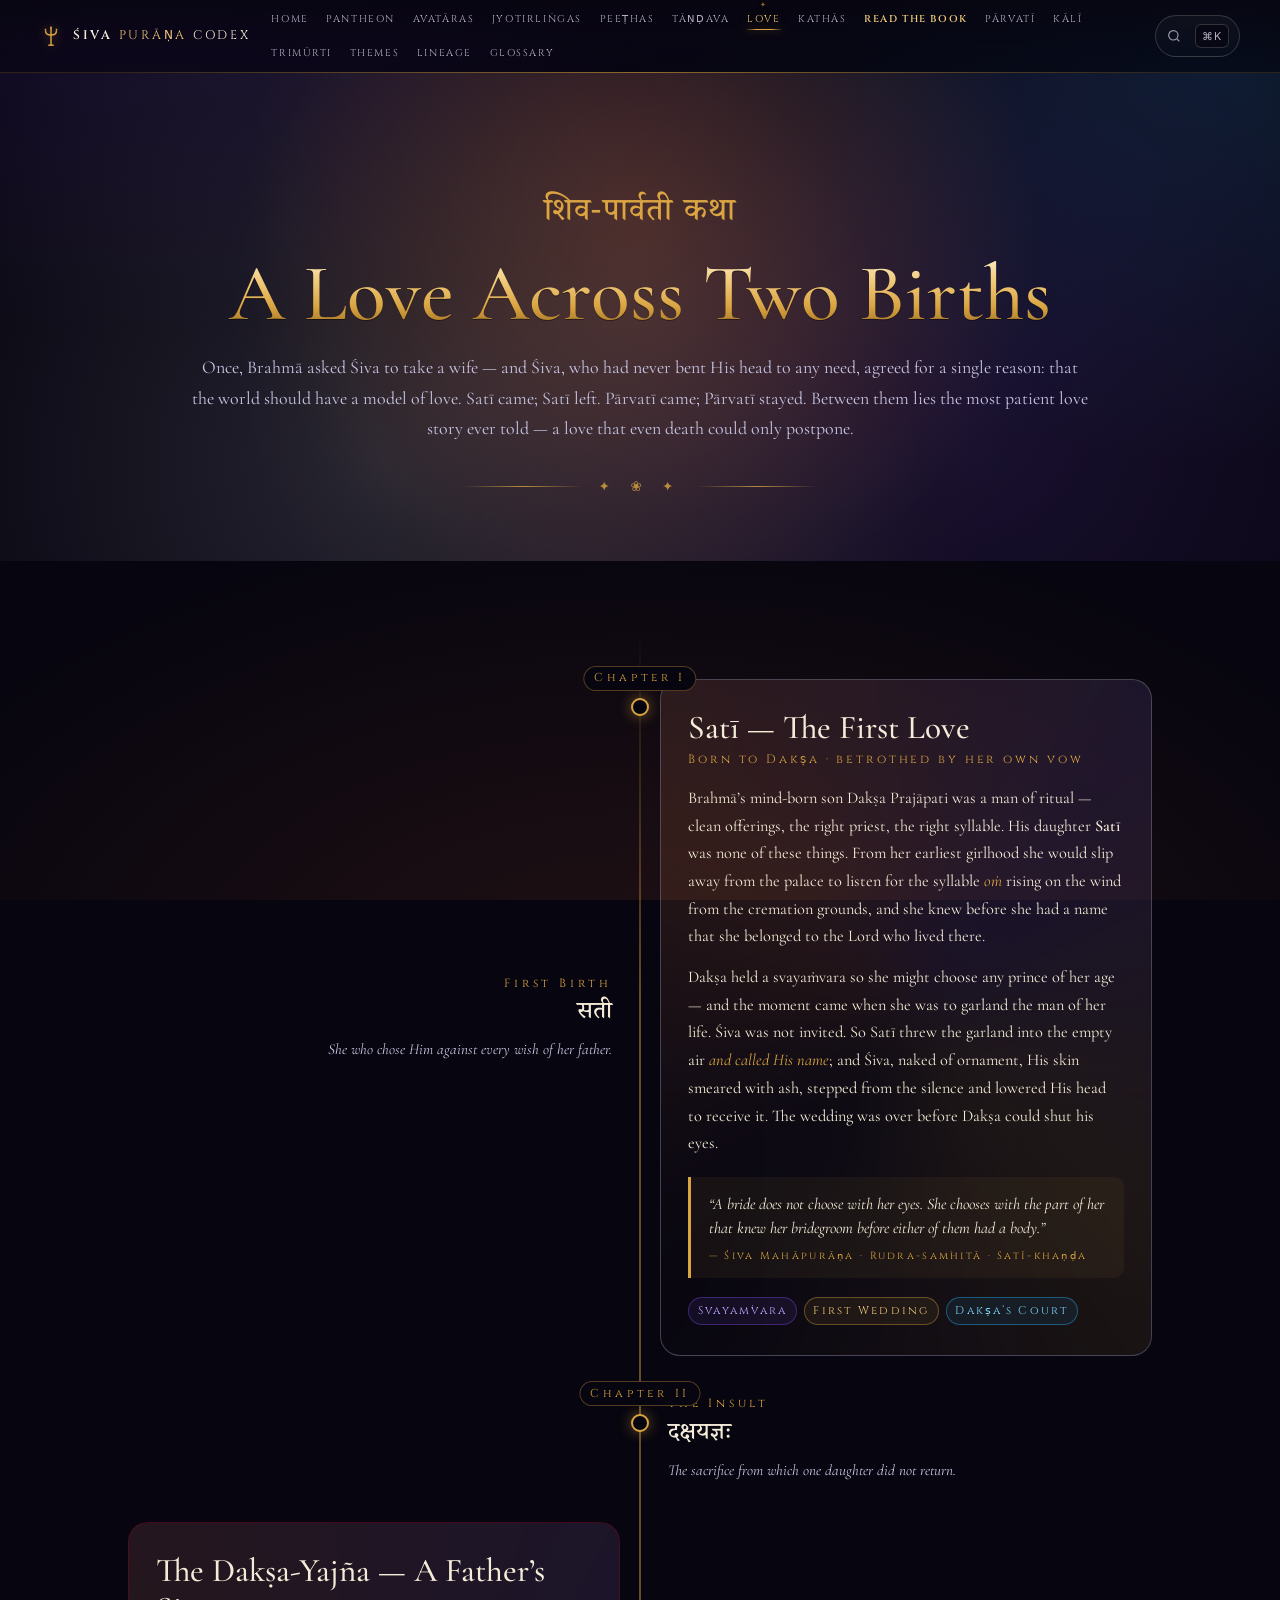
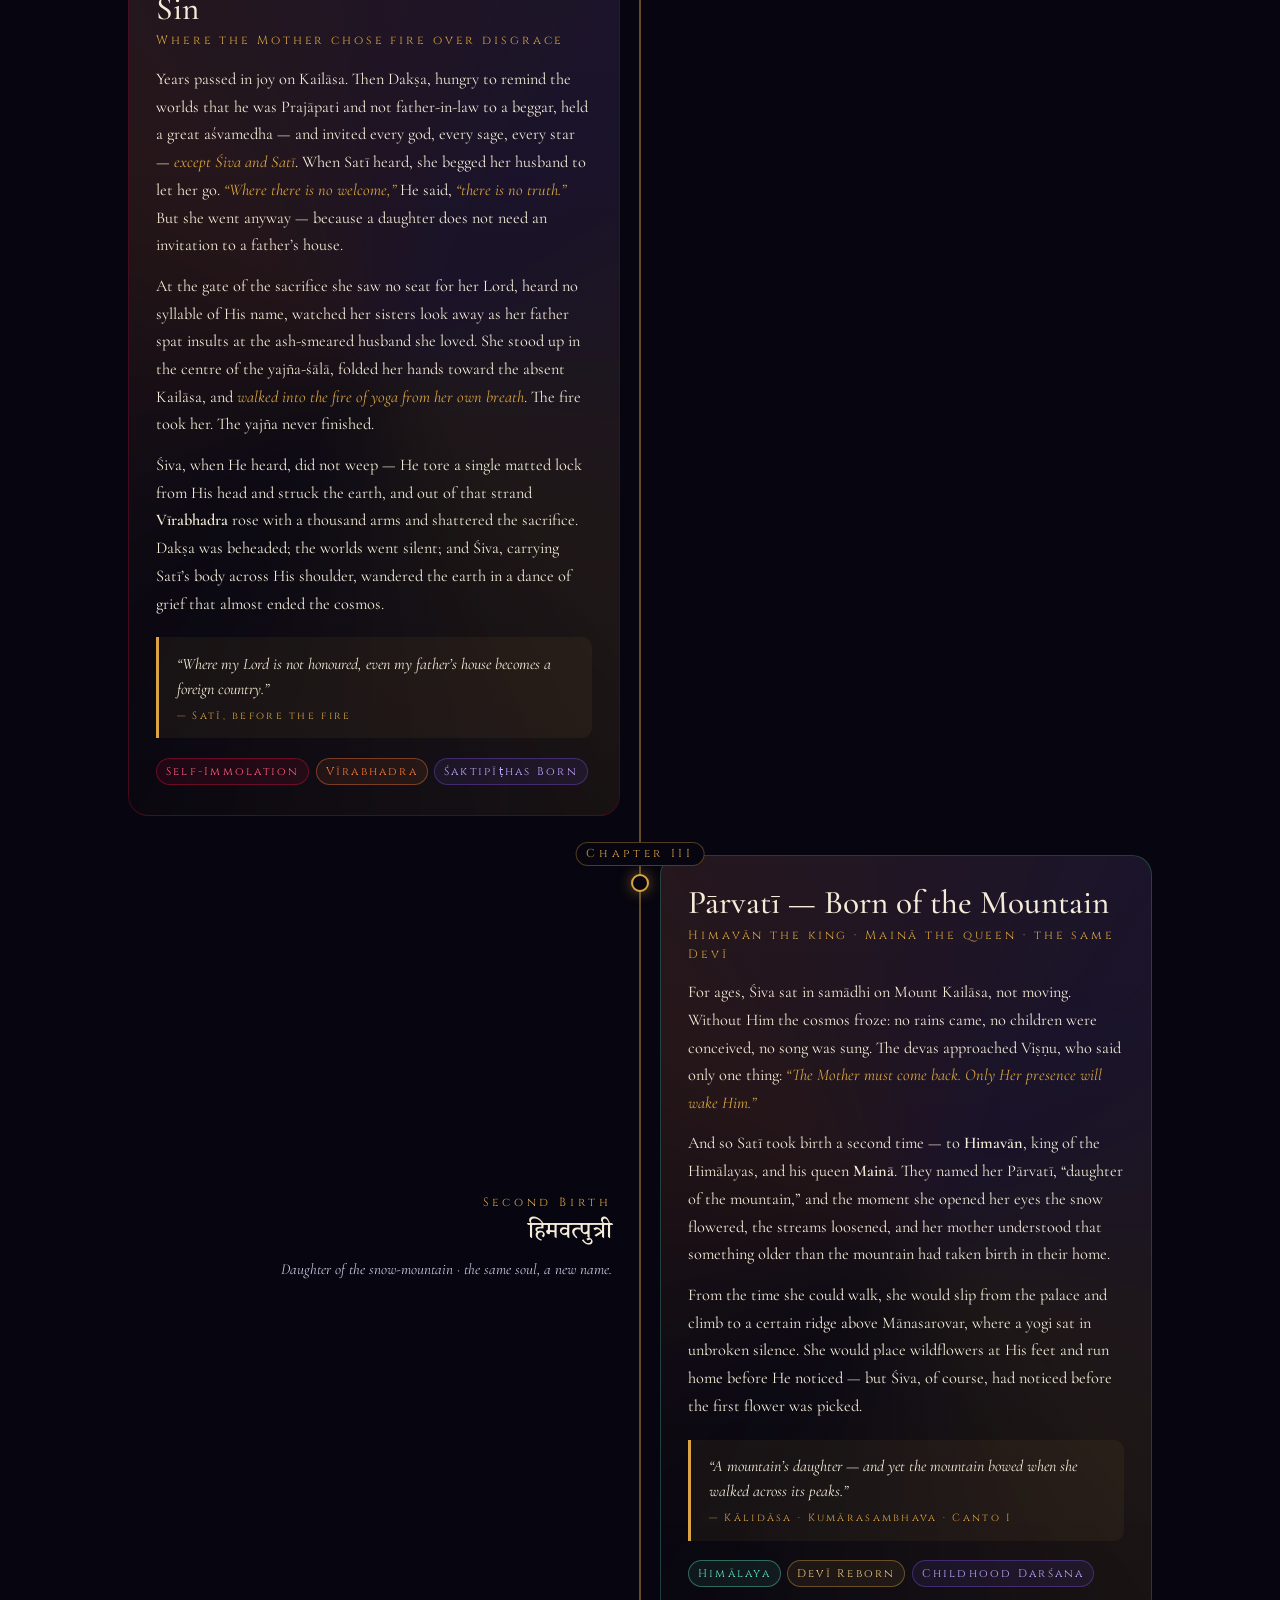
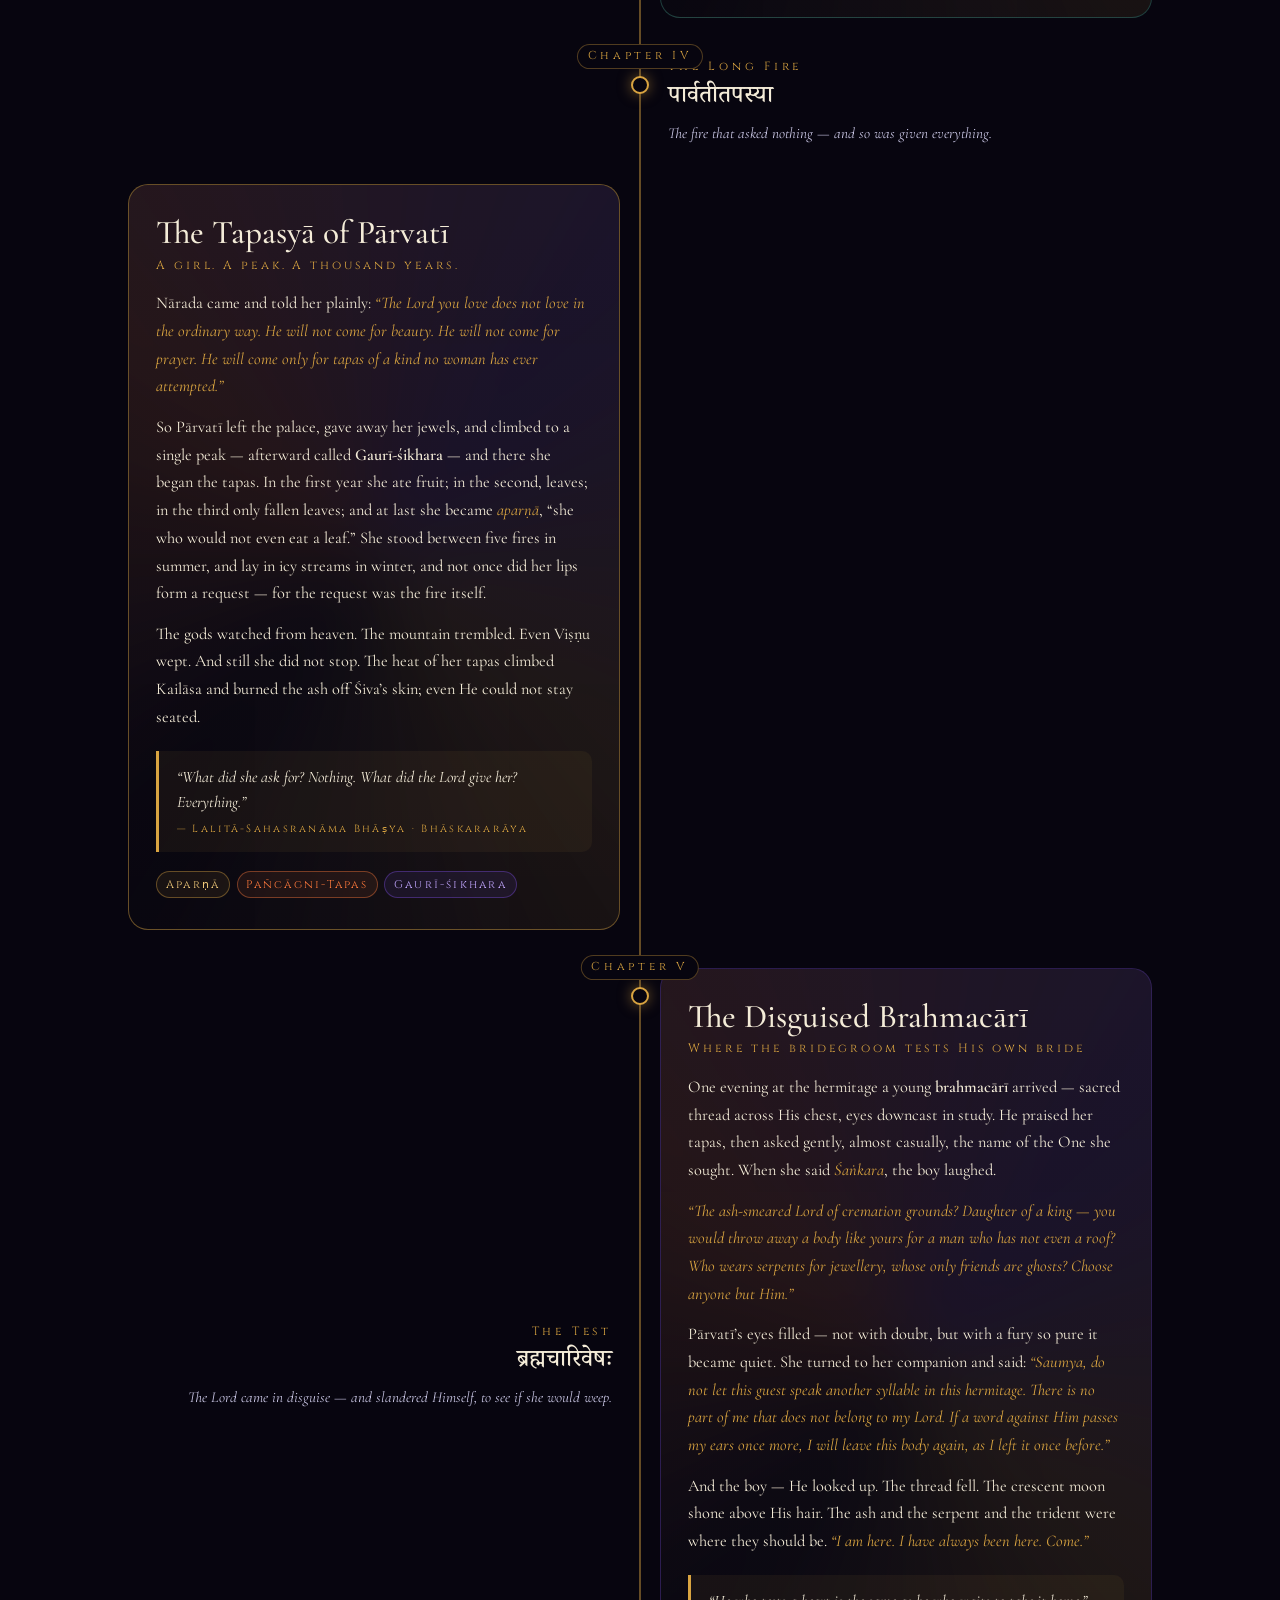
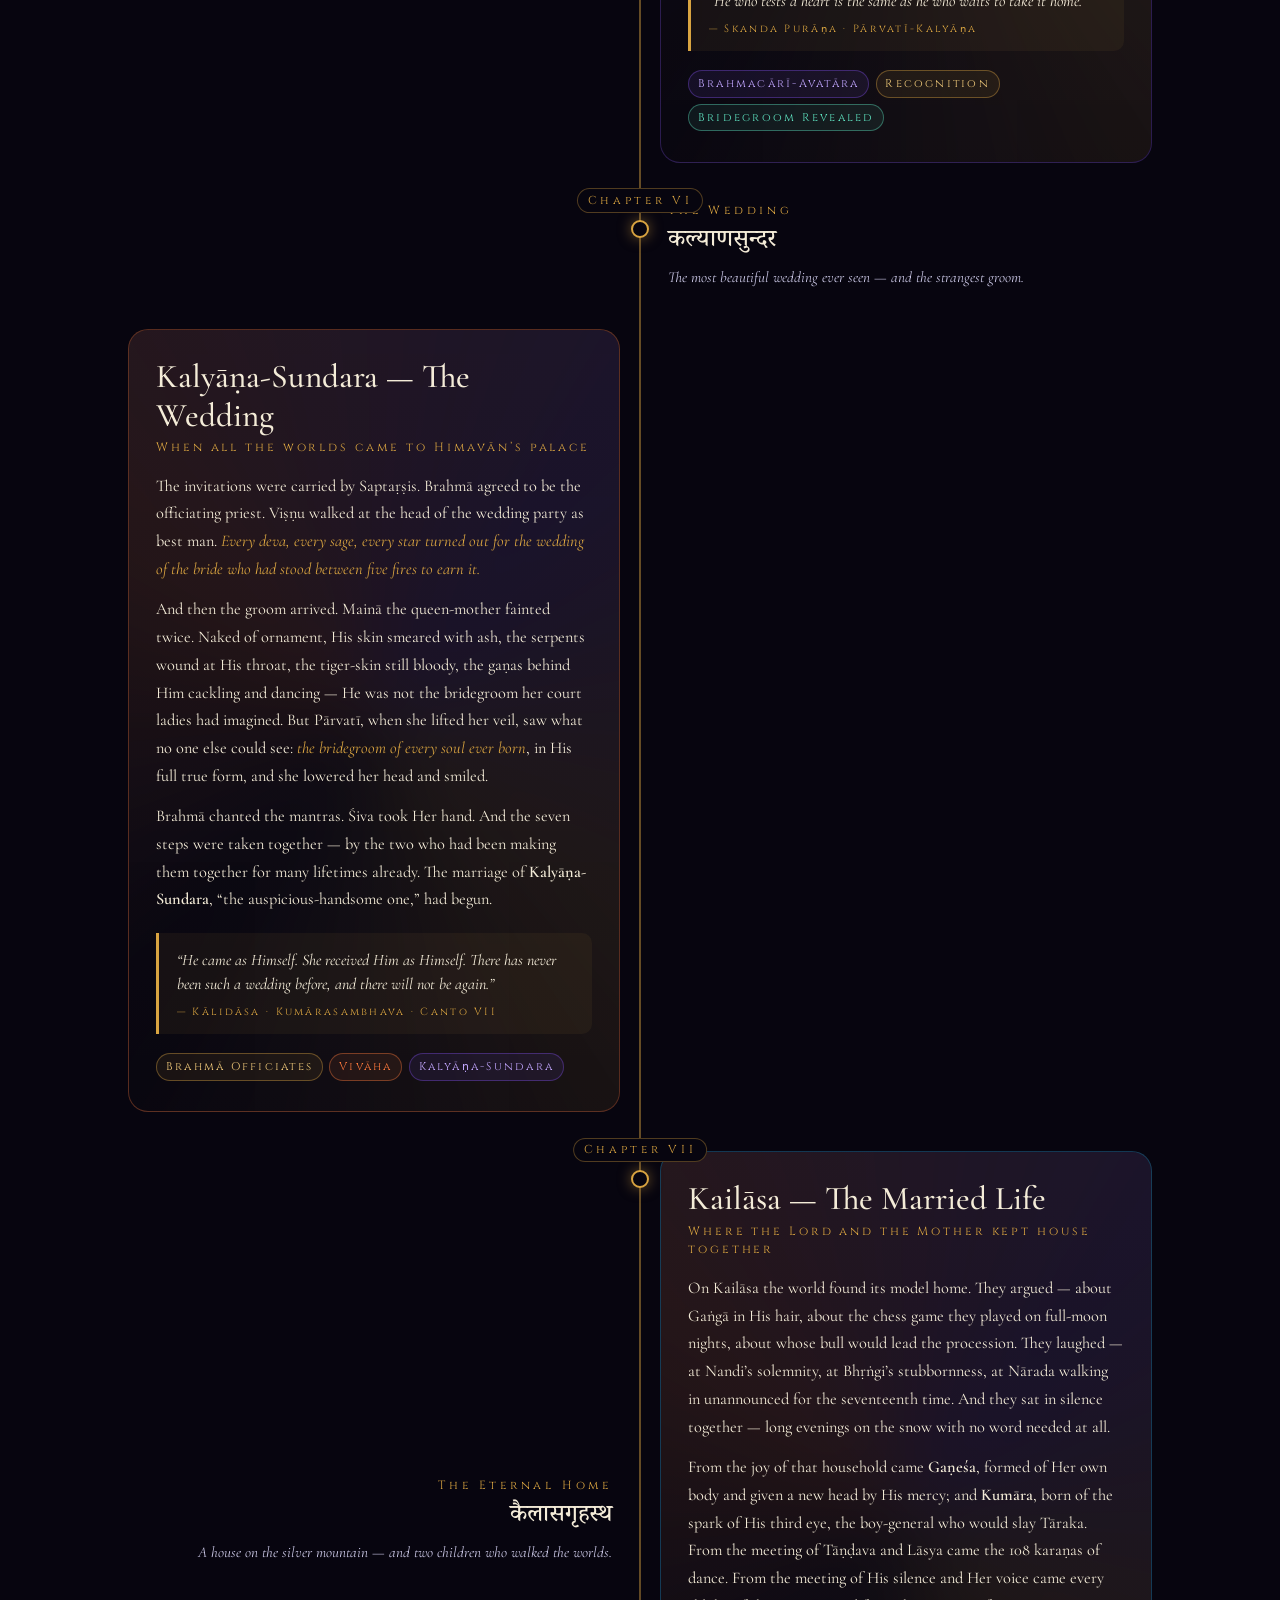
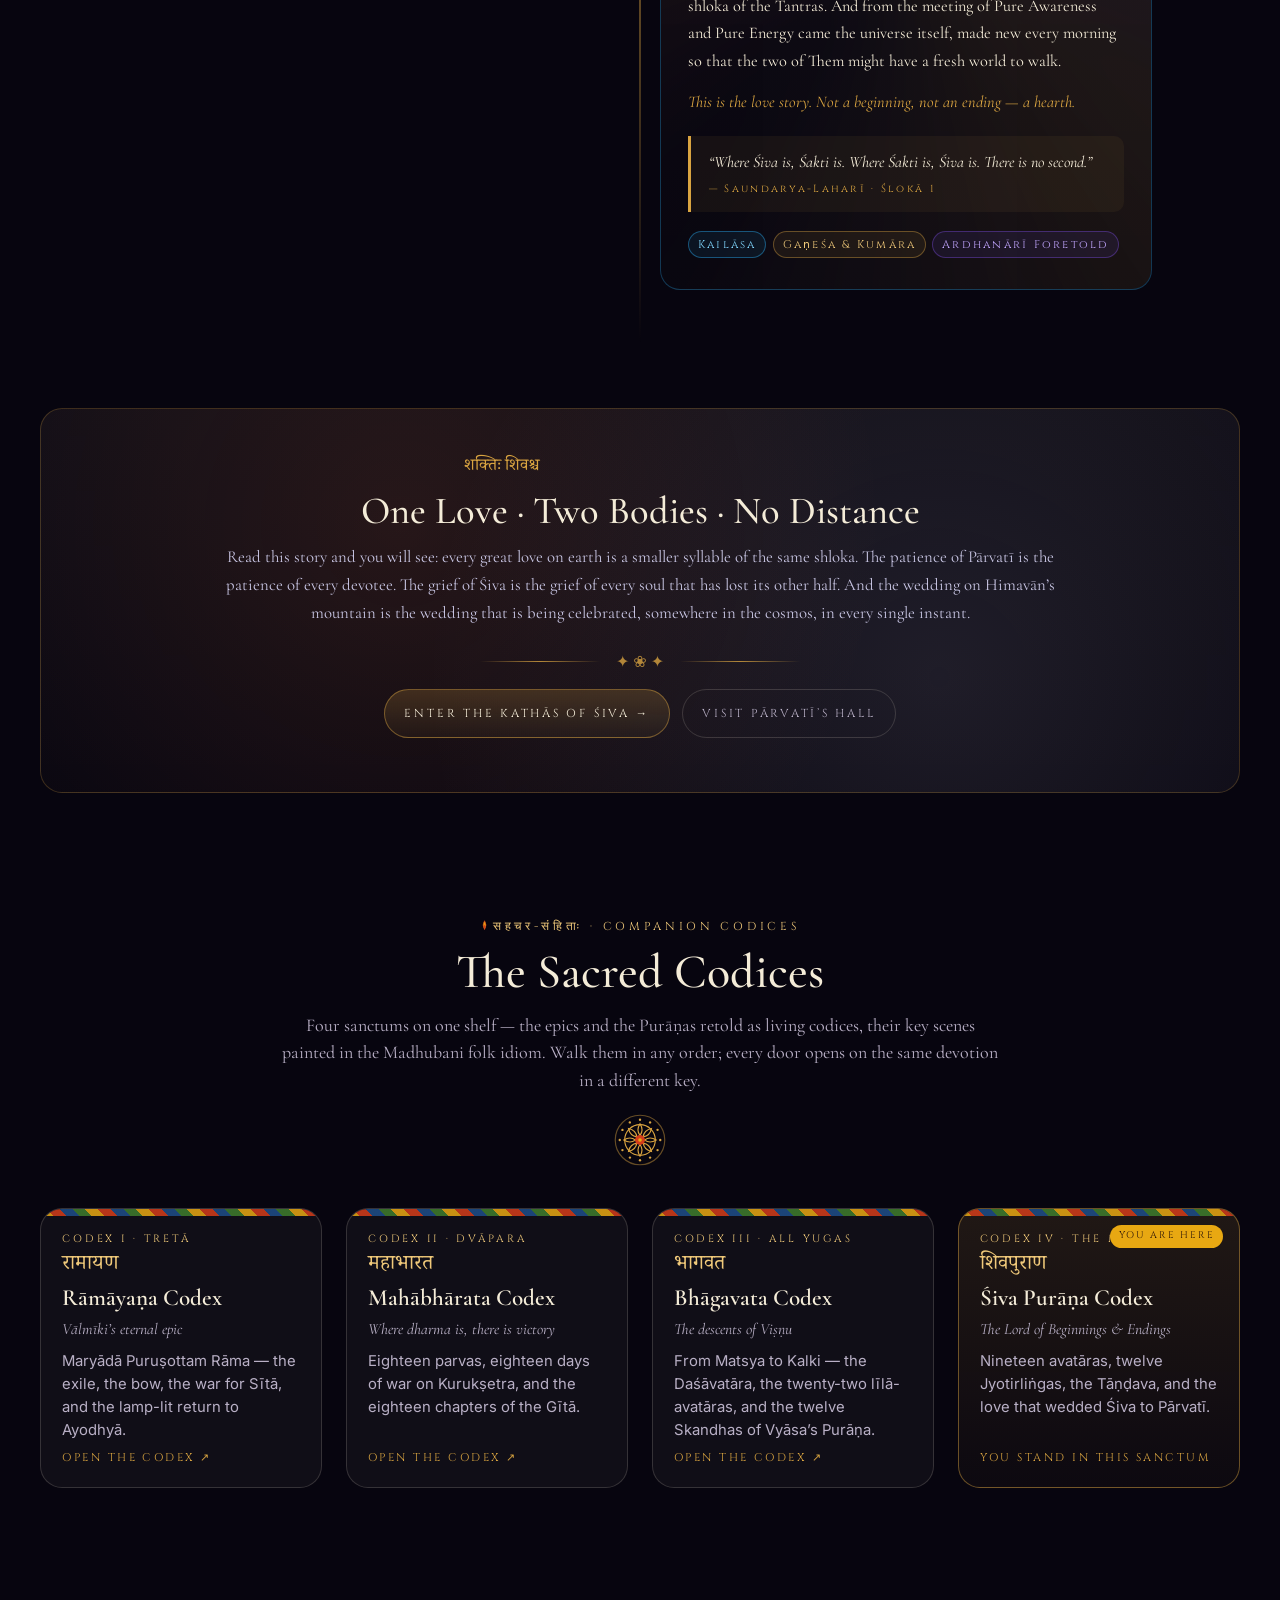
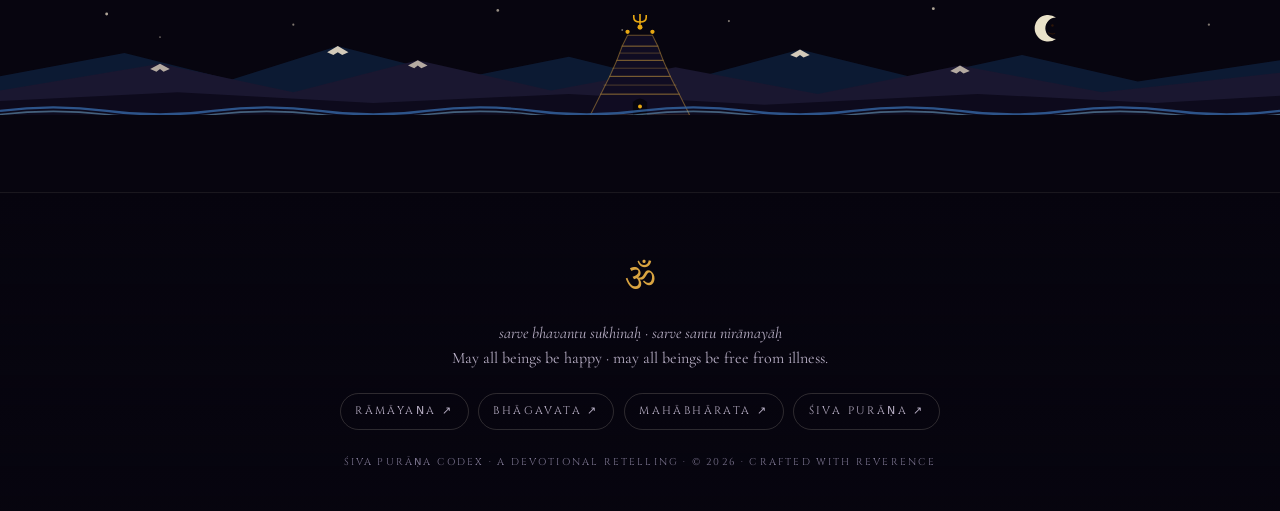
<file: love-story.html>
<!doctype html>
<html lang="en">
<head>
  <meta charset="utf-8" />
  <meta name="viewport" content="width=device-width, initial-scale=1" />
  <title>The Love Story of Śiva &amp; Pārvatī — Śiva Purāṇa Codex</title>
  <meta name="description" content="The eternal love story of Lord Śiva and Pārvatī — Satī, the Dakṣa-yajña, Pārvatī’s birth to Himavān, Her tapasyā, the test by the Brahmacārī, the Kalyāṇa-sundara wedding, and the marriage on Kailāsa." />
  <meta name="theme-color" content="#07050f" />

  <!-- Open Graph + Twitter -->
  <meta property="og:type" content="website" />
  <meta property="og:site_name" content="Śiva Purāṇa Codex" />
  <meta property="og:title" content="The Love Story of Śiva and Pārvatī — Śiva Purāṇa Codex" />
  <meta property="og:description" content="Satī’s sacrifice, Pārvatī’s tapas, the burning of Kāma, the cosmic wedding, and Ardhanārīśvara — the love story that holds the universe together." />
  <meta name="twitter:card" content="summary" />
  <meta name="twitter:title" content="The Love Story of Śiva and Pārvatī" />
  <meta name="twitter:description" content="From Satī’s self-offering to Ardhanārīśvara — seven chapters." />

  <!-- Fonts -->
  <link rel="preconnect" href="https://fonts.googleapis.com" />
  <link rel="preconnect" href="https://fonts.gstatic.com" crossorigin />
  <link href="https://fonts.googleapis.com/css2?family=Cinzel:wght@400;500;600&family=Cormorant+Garamond:ital,wght@0,400;0,500;0,600;1,400;1,500&family=Inter:wght@400;500;600&family=Noto+Serif+Devanagari:wght@400;500;600&display=swap" rel="stylesheet" />

  <!-- Styles -->
  <link rel="stylesheet" href="assets/css/reset.css" />
  <link rel="stylesheet" href="assets/css/global.css" />
  <link rel="stylesheet" href="assets/css/search.css" />
  <link rel="stylesheet" href="assets/css/pages/love-story.css" />
  <link rel="stylesheet" href="assets/css/divinity.css" />
</head>
<body>

  <a class="skip" href="#main" style="position:absolute;left:-9999px;">Skip to main content</a>

  <!-- ============ HEADER ============ -->
  <header class="site-header">
    <div class="shell">
      <a class="brand" href="index.html" aria-label="Śiva Purāṇa Codex home">
        <svg class="trishul" viewBox="0 0 24 24" fill="none" stroke="currentColor" stroke-width="1.6" aria-hidden="true">
          <path d="M12 2v20" />
          <path d="M6 6c0 3 2 5 6 5s6-2 6-5" />
          <path d="M6 6v-2M18 6v-2M12 4v-2" />
          <path d="M9 22h6" />
        </svg>
        <span><strong>ŚIVA</strong>&nbsp;<em>PURĀṆA</em>&nbsp;CODEX</span>
      </a>

      <button class="nav-toggle" data-nav-toggle aria-expanded="false" aria-controls="primary-nav" aria-label="Toggle navigation">
        <svg viewBox="0 0 24 24" fill="none" stroke="currentColor" stroke-width="1.8" aria-hidden="true">
          <path d="M3 7h18M3 12h18M3 17h18" />
        </svg>
      </button>

      <nav class="site-nav" id="primary-nav" data-nav aria-label="Primary">
        <ul role="list">
          <li><a href="index.html">Home</a></li>
          <li><a href="characters.html">Pantheon</a></li>
          <li><a href="avatars.html">Avatāras</a></li>
          <li><a href="jyotirlingas.html">Jyotirliṅgas</a></li>
          <li><a href="shakti-peethas.html">Peeṭhas</a></li>
          <li><a href="tandava.html">Tāṇḍava</a></li>
          <li><a href="love-story.html" aria-current="page">Love</a></li>
          <li><a href="stories.html">Kathās</a></li>
          <li><a href="book.html">Read the Book</a></li>
          <li><a href="parvati.html">Pārvatī</a></li>
          <li><a href="kali.html">Kālī</a></li>
          <li><a href="trimurti.html">Trimūrti</a></li>
          <li><a href="themes.html">Themes</a></li>
          <li><a href="lineage.html">Lineage</a></li>
          <li><a href="glossary.html">Glossary</a></li>
        </ul>
      </nav>

      <button class="search-btn" type="button" data-search-open aria-label="Search the codex" title="Press / or Ctrl+K">
        <svg viewBox="0 0 24 24" fill="none" stroke="currentColor" stroke-width="1.8" aria-hidden="true">
          <circle cx="11" cy="11" r="7"/><path d="m20 20-3.5-3.5"/>
        </svg>
        <span class="search-btn__label">Search</span>
        <kbd class="search-btn__key">⌘K</kbd>
      </button>
    </div>
  </header>

  <main id="main">

    <!-- ============ HERO ============ -->
    <section class="ls-hero">
      <div class="shell">
        <p class="deva">शिव-पार्वती कथा</p>
        <h1 class="gold-text">A Love Across Two Births</h1>
        <p>
          Once, Brahmā asked Śiva to take a wife — and Śiva, who had never bent His head
          to any need, agreed for a single reason: that the world should have a model of
          love. Satī came; Satī left. Pārvatī came; Pārvatī stayed. Between them lies the
          most patient love story ever told — a love that even death could only postpone.
        </p>
        <div class="divider" aria-hidden="true">✦ ❀ ✦</div>
      </div>
    </section>


    <!-- ============ THE TIMELINE — 7 CHAPTERS ============ -->
    <section class="shell">
      <div class="ls-timeline">

        <!-- ============ I · SATĪ ============ -->
        <article class="ls-ch ls-ch--sati" id="ch-1">
          <span class="ls-ch__num">Chapter I</span>

          <aside class="ls-ch__aside">
            <span class="era">First Birth</span>
            <p class="deva">सती</p>
            <p class="gloss">She who chose Him against every wish of her father.</p>
          </aside>

          <div class="ls-ch__card">
            <h2 class="ls-ch__title">Satī &mdash; The First Love</h2>
            <p class="ls-ch__subtitle">Born to Dakṣa · betrothed by her own vow</p>

            <div class="ls-ch__body">
              <p>
                Brahmā’s mind-born son Dakṣa Prajāpati was a man of ritual — clean
                offerings, the right priest, the right syllable. His daughter <strong>Satī</strong>
                was none of these things. From her earliest girlhood she would slip away
                from the palace to listen for the syllable <em>oṁ</em> rising on the wind
                from the cremation grounds, and she knew before she had a name that she
                belonged to the Lord who lived there.
              </p>
              <p>
                Dakṣa held a svayaṁvara so she might choose any prince of her age — and
                the moment came when she was to garland the man of her life. Śiva was not
                invited. So Satī threw the garland into the empty air <em>and called His
                name</em>; and Śiva, naked of ornament, His skin smeared with ash, stepped
                from the silence and lowered His head to receive it. The wedding was over
                before Dakṣa could shut his eyes.
              </p>
            </div>

            <blockquote class="ls-pull">
              <p>“A bride does not choose with her eyes. She chooses with the part of her that knew her bridegroom before either of them had a body.”</p>
              <cite>— Śiva Mahāpurāṇa · Rudra-saṁhitā · Satī-khaṇḍa</cite>
            </blockquote>

            <div class="ls-ch__tags">
              <span class="chip chip--violet">Svayaṁvara</span>
              <span class="chip chip--gold">First Wedding</span>
              <span class="chip chip--blue">Dakṣa’s Court</span>
            </div>
          </div>
        </article>


        <!-- ============ II · DAKṢA-YAJÑA ============ -->
        <article class="ls-ch ls-ch--yajna" id="ch-2">
          <span class="ls-ch__num">Chapter II</span>

          <aside class="ls-ch__aside">
            <span class="era">The Insult</span>
            <p class="deva">दक्षयज्ञः</p>
            <p class="gloss">The sacrifice from which one daughter did not return.</p>
          </aside>

          <div class="ls-ch__card">
            <h2 class="ls-ch__title">The Dakṣa-Yajña &mdash; A Father’s Sin</h2>
            <p class="ls-ch__subtitle">Where the Mother chose fire over disgrace</p>

            <div class="ls-ch__body">
              <p>
                Years passed in joy on Kailāsa. Then Dakṣa, hungry to remind the worlds
                that he was Prajāpati and not father-in-law to a beggar, held a great
                aśvamedha — and invited every god, every sage, every star — <em>except
                Śiva and Satī</em>. When Satī heard, she begged her husband to let her go.
                <em>“Where there is no welcome,”</em> He said, <em>“there is no truth.”</em>
                But she went anyway — because a daughter does not need an invitation to a
                father’s house.
              </p>
              <p>
                At the gate of the sacrifice she saw no seat for her Lord, heard no syllable
                of His name, watched her sisters look away as her father spat insults at the
                ash-smeared husband she loved. She stood up in the centre of the yajña-śālā,
                folded her hands toward the absent Kailāsa, and <em>walked into the fire of
                yoga from her own breath</em>. The fire took her. The yajña never finished.
              </p>
              <p>
                Śiva, when He heard, did not weep — He tore a single matted lock from His head
                and struck the earth, and out of that strand <strong>Vīrabhadra</strong> rose with a
                thousand arms and shattered the sacrifice. Dakṣa was beheaded; the worlds went
                silent; and Śiva, carrying Satī’s body across His shoulder, wandered the earth
                in a dance of grief that almost ended the cosmos.
              </p>
            </div>

            <blockquote class="ls-pull">
              <p>“Where my Lord is not honoured, even my father’s house becomes a foreign country.”</p>
              <cite>— Satī, before the fire</cite>
            </blockquote>

            <div class="ls-ch__tags">
              <span class="chip chip--kali">Self-Immolation</span>
              <span class="chip chip--fire">Vīrabhadra</span>
              <span class="chip chip--violet">Śaktipīṭhas Born</span>
            </div>
          </div>
        </article>


        <!-- ============ III · HIMAVAT-PUTRĪ ============ -->
        <article class="ls-ch ls-ch--himavat" id="ch-3">
          <span class="ls-ch__num">Chapter III</span>

          <aside class="ls-ch__aside">
            <span class="era">Second Birth</span>
            <p class="deva">हिमवत्पुत्री</p>
            <p class="gloss">Daughter of the snow-mountain · the same soul, a new name.</p>
          </aside>

          <div class="ls-ch__card">
            <h2 class="ls-ch__title">Pārvatī &mdash; Born of the Mountain</h2>
            <p class="ls-ch__subtitle">Himavān the king · Mainā the queen · the same Devī</p>

            <div class="ls-ch__body">
              <p>
                For ages, Śiva sat in samādhi on Mount Kailāsa, not moving. Without Him the
                cosmos froze: no rains came, no children were conceived, no song was sung.
                The devas approached Viṣṇu, who said only one thing: <em>“The Mother must come
                back. Only Her presence will wake Him.”</em>
              </p>
              <p>
                And so Satī took birth a second time — to <strong>Himavān</strong>, king of the
                Himālayas, and his queen <strong>Mainā</strong>. They named her Pārvatī, “daughter of
                the mountain,” and the moment she opened her eyes the snow flowered, the
                streams loosened, and her mother understood that something older than the
                mountain had taken birth in their home.
              </p>
              <p>
                From the time she could walk, she would slip from the palace and climb to a
                certain ridge above Mānasarovar, where a yogi sat in unbroken silence. She
                would place wildflowers at His feet and run home before He noticed — but
                Śiva, of course, had noticed before the first flower was picked.
              </p>
            </div>

            <blockquote class="ls-pull">
              <p>“A mountain’s daughter — and yet the mountain bowed when she walked across its peaks.”</p>
              <cite>— Kālidāsa · Kumārasambhava · Canto I</cite>
            </blockquote>

            <div class="ls-ch__tags">
              <span class="chip chip--green">Himālaya</span>
              <span class="chip chip--gold">Devī Reborn</span>
              <span class="chip chip--violet">Childhood Darśana</span>
            </div>
          </div>
        </article>


        <!-- ============ IV · TAPASYĀ ============ -->
        <article class="ls-ch ls-ch--tapas" id="ch-4">
          <span class="ls-ch__num">Chapter IV</span>

          <aside class="ls-ch__aside">
            <span class="era">The Long Fire</span>
            <p class="deva">पार्वतीतपस्या</p>
            <p class="gloss">The fire that asked nothing — and so was given everything.</p>
          </aside>

          <div class="ls-ch__card">
            <h2 class="ls-ch__title">The Tapasyā of Pārvatī</h2>
            <p class="ls-ch__subtitle">A girl. A peak. A thousand years.</p>

            <div class="ls-ch__body">
              <p>
                Nārada came and told her plainly: <em>“The Lord you love does not love in the
                ordinary way. He will not come for beauty. He will not come for prayer. He
                will come only for tapas of a kind no woman has ever attempted.”</em>
              </p>
              <p>
                So Pārvatī left the palace, gave away her jewels, and climbed to a single
                peak — afterward called <strong>Gaurī-śikhara</strong> — and there she began the
                tapas. In the first year she ate fruit; in the second, leaves; in the third
                only fallen leaves; and at last she became <em>aparṇā</em>, “she who would not
                even eat a leaf.” She stood between five fires in summer, and lay in icy
                streams in winter, and not once did her lips form a request — for the request
                was the fire itself.
              </p>
              <p>
                The gods watched from heaven. The mountain trembled. Even Viṣṇu wept. And
                still she did not stop. The heat of her tapas climbed Kailāsa and burned the
                ash off Śiva’s skin; even He could not stay seated.
              </p>
            </div>

            <blockquote class="ls-pull">
              <p>“What did she ask for? Nothing. What did the Lord give her? Everything.”</p>
              <cite>— Lalitā-Sahasranāma Bhāṣya · Bhāskararāya</cite>
            </blockquote>

            <div class="ls-ch__tags">
              <span class="chip chip--gold">Aparṇā</span>
              <span class="chip chip--fire">Pañcāgni-Tapas</span>
              <span class="chip chip--violet">Gaurī-śikhara</span>
            </div>
          </div>
        </article>


        <!-- ============ V · THE BRAHMACĀRĪ TEST ============ -->
        <article class="ls-ch ls-ch--test" id="ch-5">
          <span class="ls-ch__num">Chapter V</span>

          <aside class="ls-ch__aside">
            <span class="era">The Test</span>
            <p class="deva">ब्रह्मचारिवेषः</p>
            <p class="gloss">The Lord came in disguise — and slandered Himself, to see if she would weep.</p>
          </aside>

          <div class="ls-ch__card">
            <h2 class="ls-ch__title">The Disguised Brahmacārī</h2>
            <p class="ls-ch__subtitle">Where the bridegroom tests His own bride</p>

            <div class="ls-ch__body">
              <p>
                One evening at the hermitage a young <strong>brahmacārī</strong> arrived — sacred
                thread across His chest, eyes downcast in study. He praised her tapas, then
                asked gently, almost casually, the name of the One she sought. When she said
                <em>Śaṅkara</em>, the boy laughed.
              </p>
              <p>
                <em>“The ash-smeared Lord of cremation grounds? Daughter of a king — you would
                throw away a body like yours for a man who has not even a roof? Who wears
                serpents for jewellery, whose only friends are ghosts? Choose anyone but
                Him.”</em>
              </p>
              <p>
                Pārvatī’s eyes filled — not with doubt, but with a fury so pure it became
                quiet. She turned to her companion and said: <em>“Saumya, do not let this
                guest speak another syllable in this hermitage. There is no part of me that
                does not belong to my Lord. If a word against Him passes my ears once more,
                I will leave this body again, as I left it once before.”</em>
              </p>
              <p>
                And the boy — He looked up. The thread fell. The crescent moon shone above
                His hair. The ash and the serpent and the trident were where they should be.
                <em>“I am here. I have always been here. Come.”</em>
              </p>
            </div>

            <blockquote class="ls-pull">
              <p>“He who tests a heart is the same as he who waits to take it home.”</p>
              <cite>— Skanda Purāṇa · Pārvatī-Kalyāṇa</cite>
            </blockquote>

            <div class="ls-ch__tags">
              <span class="chip chip--violet">Brahmacārī-Avatāra</span>
              <span class="chip chip--gold">Recognition</span>
              <span class="chip chip--green">Bridegroom Revealed</span>
            </div>
          </div>
        </article>


        <!-- ============ VI · KALYĀṆA-SUNDARA ============ -->
        <article class="ls-ch ls-ch--wedding" id="ch-6">
          <span class="ls-ch__num">Chapter VI</span>

          <aside class="ls-ch__aside">
            <span class="era">The Wedding</span>
            <p class="deva">कल्याणसुन्दर</p>
            <p class="gloss">The most beautiful wedding ever seen — and the strangest groom.</p>
          </aside>

          <div class="ls-ch__card">
            <h2 class="ls-ch__title">Kalyāṇa-Sundara &mdash; The Wedding</h2>
            <p class="ls-ch__subtitle">When all the worlds came to Himavān’s palace</p>

            <div class="ls-ch__body">
              <p>
                The invitations were carried by Saptaṛṣis. Brahmā agreed to be the officiating
                priest. Viṣṇu walked at the head of the wedding party as best man. <em>Every
                deva, every sage, every star turned out for the wedding of the bride who had
                stood between five fires to earn it.</em>
              </p>
              <p>
                And then the groom arrived. Mainā the queen-mother fainted twice. Naked of
                ornament, His skin smeared with ash, the serpents wound at His throat, the
                tiger-skin still bloody, the gaṇas behind Him cackling and dancing — He was
                not the bridegroom her court ladies had imagined. But Pārvatī, when she lifted
                her veil, saw what no one else could see: <em>the bridegroom of every soul ever
                born</em>, in His full true form, and she lowered her head and smiled.
              </p>
              <p>
                Brahmā chanted the mantras. Śiva took Her hand. And the seven steps were taken
                together — by the two who had been making them together for many lifetimes
                already. The marriage of <strong>Kalyāṇa-Sundara</strong>, “the auspicious-handsome
                one,” had begun.
              </p>
            </div>

            <blockquote class="ls-pull">
              <p>“He came as Himself. She received Him as Himself. There has never been such a wedding before, and there will not be again.”</p>
              <cite>— Kālidāsa · Kumārasambhava · Canto VII</cite>
            </blockquote>

            <div class="ls-ch__tags">
              <span class="chip chip--gold">Brahmā Officiates</span>
              <span class="chip chip--fire">Vivāha</span>
              <span class="chip chip--violet">Kalyāṇa-Sundara</span>
            </div>
          </div>
        </article>


        <!-- ============ VII · KAILĀSA ============ -->
        <article class="ls-ch ls-ch--kailasa" id="ch-7">
          <span class="ls-ch__num">Chapter VII</span>

          <aside class="ls-ch__aside">
            <span class="era">The Eternal Home</span>
            <p class="deva">कैलासगृहस्थ</p>
            <p class="gloss">A house on the silver mountain — and two children who walked the worlds.</p>
          </aside>

          <div class="ls-ch__card">
            <h2 class="ls-ch__title">Kailāsa &mdash; The Married Life</h2>
            <p class="ls-ch__subtitle">Where the Lord and the Mother kept house together</p>

            <div class="ls-ch__body">
              <p>
                On Kailāsa the world found its model home. They argued — about Gaṅgā in
                His hair, about the chess game they played on full-moon nights, about whose
                bull would lead the procession. They laughed — at Nandi’s solemnity, at
                Bhṛṅgi’s stubbornness, at Nārada walking in unannounced for the seventeenth
                time. And they sat in silence together — long evenings on the snow with no
                word needed at all.
              </p>
              <p>
                From the joy of that household came <strong>Gaṇeśa</strong>, formed of Her own body
                and given a new head by His mercy; and <strong>Kumāra</strong>, born of the spark
                of His third eye, the boy-general who would slay Tāraka. From the meeting
                of Tāṇḍava and Lāsya came the 108 karaṇas of dance. From the meeting of
                His silence and Her voice came every shloka of the Tantras. And from the
                meeting of Pure Awareness and Pure Energy came the universe itself, made
                new every morning so that the two of Them might have a fresh world to walk.
              </p>
              <p>
                <em>This is the love story. Not a beginning, not an ending — a hearth.</em>
              </p>
            </div>

            <blockquote class="ls-pull">
              <p>“Where Śiva is, Śakti is. Where Śakti is, Śiva is. There is no second.”</p>
              <cite>— Saundarya-Laharī · Ślokā 1</cite>
            </blockquote>

            <div class="ls-ch__tags">
              <span class="chip chip--blue">Kailāsa</span>
              <span class="chip chip--gold">Gaṇeśa &amp; Kumāra</span>
              <span class="chip chip--violet">Ardhanārī Foretold</span>
            </div>
          </div>
        </article>

      </div>
    </section>


    <!-- ============ CLOSING TEACHING ============ -->
    <section class="shell">
      <div class="ls-teaching">
        <p class="deva-sm">शक्तिः शिवश्च</p>
        <h2>One Love · Two Bodies · No Distance</h2>
        <p>
          Read this story and you will see: every great love on earth is a smaller
          syllable of the same shloka. The patience of Pārvatī is the patience of
          every devotee. The grief of Śiva is the grief of every soul that has lost
          its other half. And the wedding on Himavān’s mountain is the wedding that
          is being celebrated, somewhere in the cosmos, in every single instant.
        </p>
        <div class="divider" aria-hidden="true">✦ ❀ ✦</div>
        <p style="margin-top:1rem;">
          <a class="btn" href="stories.html">Enter the Kathās of Śiva →</a>
          &nbsp;
          <a class="btn btn--ghost" href="parvati.html">Visit Pārvatī’s Hall</a>
        </p>
      </div>
    </section>


    <!-- ============ THE SACRED CODICES ============ -->
    <section class="codices" aria-labelledby="codices-head">
      <div class="shell">
        <div class="codices__head">
          <p class="codices__eyebrow"><svg class="tri-flame" viewBox="0 0 12 18" aria-hidden="true"><path d="M6 1 Q11 8 6 16 Q1 8 6 1Z" fill="#e8a812" stroke="#d43d1a" stroke-width="1"/><path d="M6 7 Q8.6 11 6 15 Q3.4 11 6 7Z" fill="#d43d1a"/></svg>सहचर-संहिताः · Companion Codices</p>
          <h2 id="codices-head" class="codices__title">The Sacred Codices</h2>
          <p class="codices__lede">Four sanctums on one shelf — the epics and the Purāṇas retold as living codices, their key scenes painted in the Madhubani folk idiom. Walk them in any order; every door opens on the same devotion in a different key.</p>
          <div class="mandala-divider" aria-hidden="true"><svg viewBox="0 0 60 60" fill="none" stroke="#d9a441" stroke-width="1.3" aria-hidden="true"><circle cx="30" cy="30" r="27.5" opacity=".45"/><circle cx="52.5" cy="30.0" r="1.3" fill="#d9a441" stroke="none"/><circle cx="49.5" cy="41.2" r="1.3" fill="#d9a441" stroke="none"/><circle cx="41.2" cy="49.5" r="1.3" fill="#d9a441" stroke="none"/><circle cx="30.0" cy="52.5" r="1.3" fill="#d9a441" stroke="none"/><circle cx="18.8" cy="49.5" r="1.3" fill="#d9a441" stroke="none"/><circle cx="10.5" cy="41.2" r="1.3" fill="#d9a441" stroke="none"/><circle cx="7.5" cy="30.0" r="1.3" fill="#d9a441" stroke="none"/><circle cx="10.5" cy="18.8" r="1.3" fill="#d9a441" stroke="none"/><circle cx="18.7" cy="10.5" r="1.3" fill="#d9a441" stroke="none"/><circle cx="30.0" cy="7.5" r="1.3" fill="#d9a441" stroke="none"/><circle cx="41.2" cy="10.5" r="1.3" fill="#d9a441" stroke="none"/><circle cx="49.5" cy="18.7" r="1.3" fill="#d9a441" stroke="none"/><circle cx="30" cy="30" r="17"/><path d="M30 12 Q34.5 19 30 25 Q25.5 19 30 12Z" transform="rotate(0 30 30)"/><path d="M30 12 Q34.5 19 30 25 Q25.5 19 30 12Z" transform="rotate(45 30 30)"/><path d="M30 12 Q34.5 19 30 25 Q25.5 19 30 12Z" transform="rotate(90 30 30)"/><path d="M30 12 Q34.5 19 30 25 Q25.5 19 30 12Z" transform="rotate(135 30 30)"/><path d="M30 12 Q34.5 19 30 25 Q25.5 19 30 12Z" transform="rotate(180 30 30)"/><path d="M30 12 Q34.5 19 30 25 Q25.5 19 30 12Z" transform="rotate(225 30 30)"/><path d="M30 12 Q34.5 19 30 25 Q25.5 19 30 12Z" transform="rotate(270 30 30)"/><path d="M30 12 Q34.5 19 30 25 Q25.5 19 30 12Z" transform="rotate(315 30 30)"/><circle cx="30" cy="30" r="5.5" fill="#d43d1a" stroke="none"/><circle cx="30" cy="30" r="2" fill="#e8a812" stroke="none"/></svg></div>
        </div>
        <div class="codices__grid">
          <a class="codex-link" href="https://unigalactix.github.io/RAMAYANA/" target="_blank" rel="noopener">
            <span class="codex-link__corner">Codex I · Tretā</span>
            <span class="codex-link__deva">रामायण</span>
            <span class="codex-link__title">Rāmāyaṇa Codex</span>
            <span class="codex-link__epithet">Vālmīki’s eternal epic</span>
            <span class="codex-link__desc">Maryādā Puruṣottam Rāma — the exile, the bow, the war for Sītā, and the lamp-lit return to Ayodhyā.</span>
            <span class="codex-link__cta">Open the Codex ↗</span>
          </a>
          <a class="codex-link" href="https://unigalactix.github.io/Mahabharat/" target="_blank" rel="noopener">
            <span class="codex-link__corner">Codex II · Dvāpara</span>
            <span class="codex-link__deva">महाभारत</span>
            <span class="codex-link__title">Mahābhārata Codex</span>
            <span class="codex-link__epithet">Where dharma is, there is victory</span>
            <span class="codex-link__desc">Eighteen parvas, eighteen days of war on Kurukṣetra, and the eighteen chapters of the Gītā.</span>
            <span class="codex-link__cta">Open the Codex ↗</span>
          </a>
          <a class="codex-link" href="https://unigalactix.github.io/BHAGAVATHAM/" target="_blank" rel="noopener">
            <span class="codex-link__corner">Codex III · All Yugas</span>
            <span class="codex-link__deva">भागवत</span>
            <span class="codex-link__title">Bhāgavata Codex</span>
            <span class="codex-link__epithet">The descents of Viṣṇu</span>
            <span class="codex-link__desc">From Matsya to Kalki — the Daśāvatāra, the twenty-two līlā-avatāras, and the twelve Skandhas of Vyāsa’s Purāṇa.</span>
            <span class="codex-link__cta">Open the Codex ↗</span>
          </a>
          <div class="codex-link codex-link--current" aria-current="page">
            <span class="codex-link__here">You are here</span>
            <span class="codex-link__corner">Codex IV · The Mountain</span>
            <span class="codex-link__deva">शिवपुराण</span>
            <span class="codex-link__title">Śiva Purāṇa Codex</span>
            <span class="codex-link__epithet">The Lord of Beginnings &amp; Endings</span>
            <span class="codex-link__desc">Nineteen avatāras, twelve Jyotirliṅgas, the Tāṇḍava, and the love that wedded Śiva to Pārvatī.</span>
            <span class="codex-link__cta">You stand in this sanctum</span>
          </div>
        </div>
      </div>
    </section>
  </main>


  <!-- ============ FOOTER ============ -->

  <!-- ============ KAILĀSA BAND — the mountain above the footer ============ -->
  <div class="kailasa-band" aria-hidden="true">
    <svg viewBox="0 0 1440 132" preserveAspectRatio="none" aria-hidden="true" focusable="false">
      <g fill="#f7ead2">
        <circle cx="120" cy="18" r="1.6" opacity=".7"/><circle cx="330" cy="30" r="1.2" opacity=".5"/>
        <circle cx="560" cy="14" r="1.5" opacity=".6"/><circle cx="820" cy="26" r="1.2" opacity=".5"/>
        <circle cx="1050" cy="12" r="1.6" opacity=".7"/><circle cx="1360" cy="30" r="1.3" opacity=".5"/>
        <circle cx="700" cy="36" r="1.1" opacity=".45"/><circle cx="180" cy="44" r="1.1" opacity=".4"/>
      </g>
      <path d="M1188 22 A15 15 0 1 0 1188 46 A11.5 11.5 0 1 1 1188 22Z" fill="#fdf6da" opacity=".92"/>
      <circle cx="1184" cy="31" r="1.4" fill="#2e1608"/><path d="M1179 39 q4 2.6 8 .8" fill="none" stroke="#2e1608" stroke-width="1.2"/>
      <path d="M0 132 L0 88 L140 62 L260 92 L380 54 L520 90 L640 66 L760 96 L900 58 L1030 90 L1150 64 L1280 94 L1440 70 L1440 132Z" fill="#1d4e89" opacity=".30"/>
      <path d="M368 61 L380 54 L392 61 L385 64 L380 61 L375 64Z" fill="#f7ead2" opacity=".85"/>
      <path d="M889 64 L900 58 L911 64 L904 67 L900 64 L896 67Z" fill="#f7ead2" opacity=".85"/>
      <path d="M0 132 L0 104 L180 74 L330 106 L470 70 L620 104 L760 78 L920 108 L1080 76 L1240 106 L1440 84 L1440 132Z" fill="#1a1730"/>
      <path d="M169 80 L180 74 L191 80 L184 83 L180 80 L176 83Z" fill="#f7ead2" opacity=".7"/>
      <path d="M459 76 L470 70 L481 76 L474 79 L470 76 L466 79Z" fill="#f7ead2" opacity=".7"/>
      <path d="M1069 82 L1080 76 L1091 82 L1084 85 L1080 82 L1076 85Z" fill="#f7ead2" opacity=".7"/>
      <path d="M0 132 L0 116 L200 106 L420 118 L640 108 L860 120 L1100 108 L1300 118 L1440 110 L1440 132Z" fill="#0d0a1c"/>
      <g fill="#100c22" stroke="rgba(217,164,65,.45)" stroke-width="1.2">
        <path d="M664 132 L776 132 L764 108 L676 108Z"/>
        <path d="M676 108 L764 108 L754 88 L686 88Z"/>
        <path d="M686 88 L754 88 L746 70 L694 70Z"/>
        <path d="M694 70 L746 70 L740 54 L700 54Z"/>
        <path d="M700 54 L740 54 L734 42 L706 42Z"/>
      </g>
      <g stroke="rgba(217,164,65,.35)" stroke-width="1"><line x1="679" y1="98" x2="761" y2="98"/><line x1="689" y1="79" x2="751" y2="79"/><line x1="697" y1="62" x2="743" y2="62"/></g>
      <g fill="#e8a812"><circle cx="706" cy="38" r="2.4"/><circle cx="720" cy="33" r="2.8"/><circle cx="734" cy="38" r="2.4"/></g>
      <path d="M720 30 v-12 M713 22 q0 5 7 5 q7 0 7 -5 M713 22 v-3 M727 22 v-3" fill="none" stroke="#e8a812" stroke-width="1.8"/>
      <path d="M712 132 L712 117 Q720 109 728 117 L728 132Z" fill="#07050f"/>
      <circle cx="720" cy="122" r="2.2" fill="#e8a812"/>
      <path d="M0 127 Q60 119 120 127 T240 127 T360 127 T480 127 T600 127 T720 127 T840 127 T960 127 T1080 127 T1200 127 T1320 127 T1440 127" fill="none" stroke="#33629e" stroke-width="2.4" opacity=".85"/>
      <path d="M0 131 Q60 124 120 131 T240 131 T360 131 T480 131 T600 131 T720 131 T840 131 T960 131 T1080 131 T1200 131 T1320 131 T1440 131" fill="none" stroke="#7db8dd" stroke-width="1.8" opacity=".5"/>
    </svg>
  </div>

  <footer class="site-footer">
    <div class="shell">
      <div class="om" aria-hidden="true">ॐ</div>
      <p><em>sarve bhavantu sukhinaḥ · sarve santu nirāmayāḥ</em></p>
      <p>May all beings be happy · may all beings be free from illness.</p>

      <div class="sister">
        <a href="https://unigalactix.github.io/RAMAYANA/"   target="_blank" rel="noopener">Rāmāyaṇa ↗</a>
        <a href="https://unigalactix.github.io/BHAGAVATHAM/" target="_blank" rel="noopener">Bhāgavata ↗</a>
        <a href="https://unigalactix.github.io/Mahabharat/" target="_blank" rel="noopener">Mahābhārata ↗</a>
        <a href="https://unigalactix.github.io/ShivaPuran/" target="_blank" rel="noopener">Śiva Purāṇa ↗</a>
      </div>

      <small>ŚIVA PURĀṆA CODEX · A DEVOTIONAL RETELLING · © <span data-year>2026</span> · CRAFTED WITH REVERENCE</small>
    </div>
  </footer>

  <script src="assets/js/main.js" defer></script>
  <script src="assets/js/search.js" defer></script>
</body>
</html>
</file>
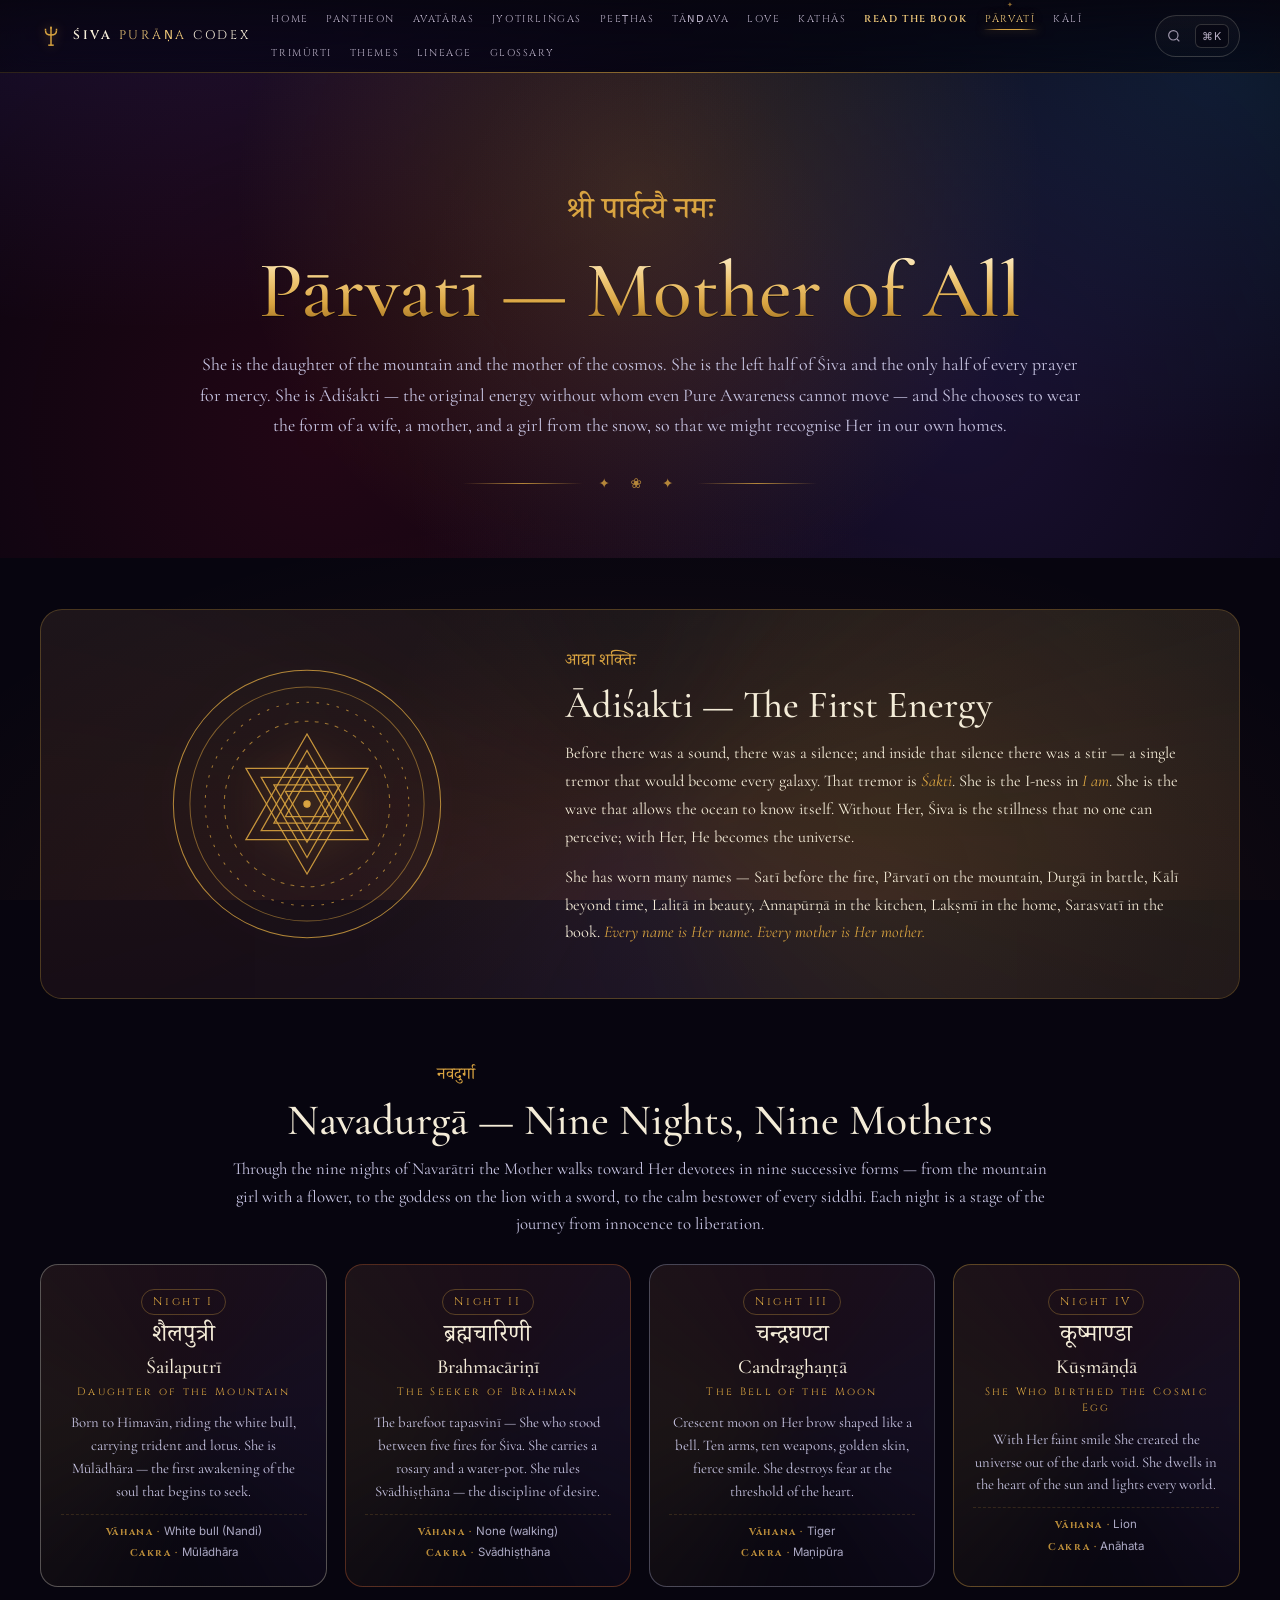
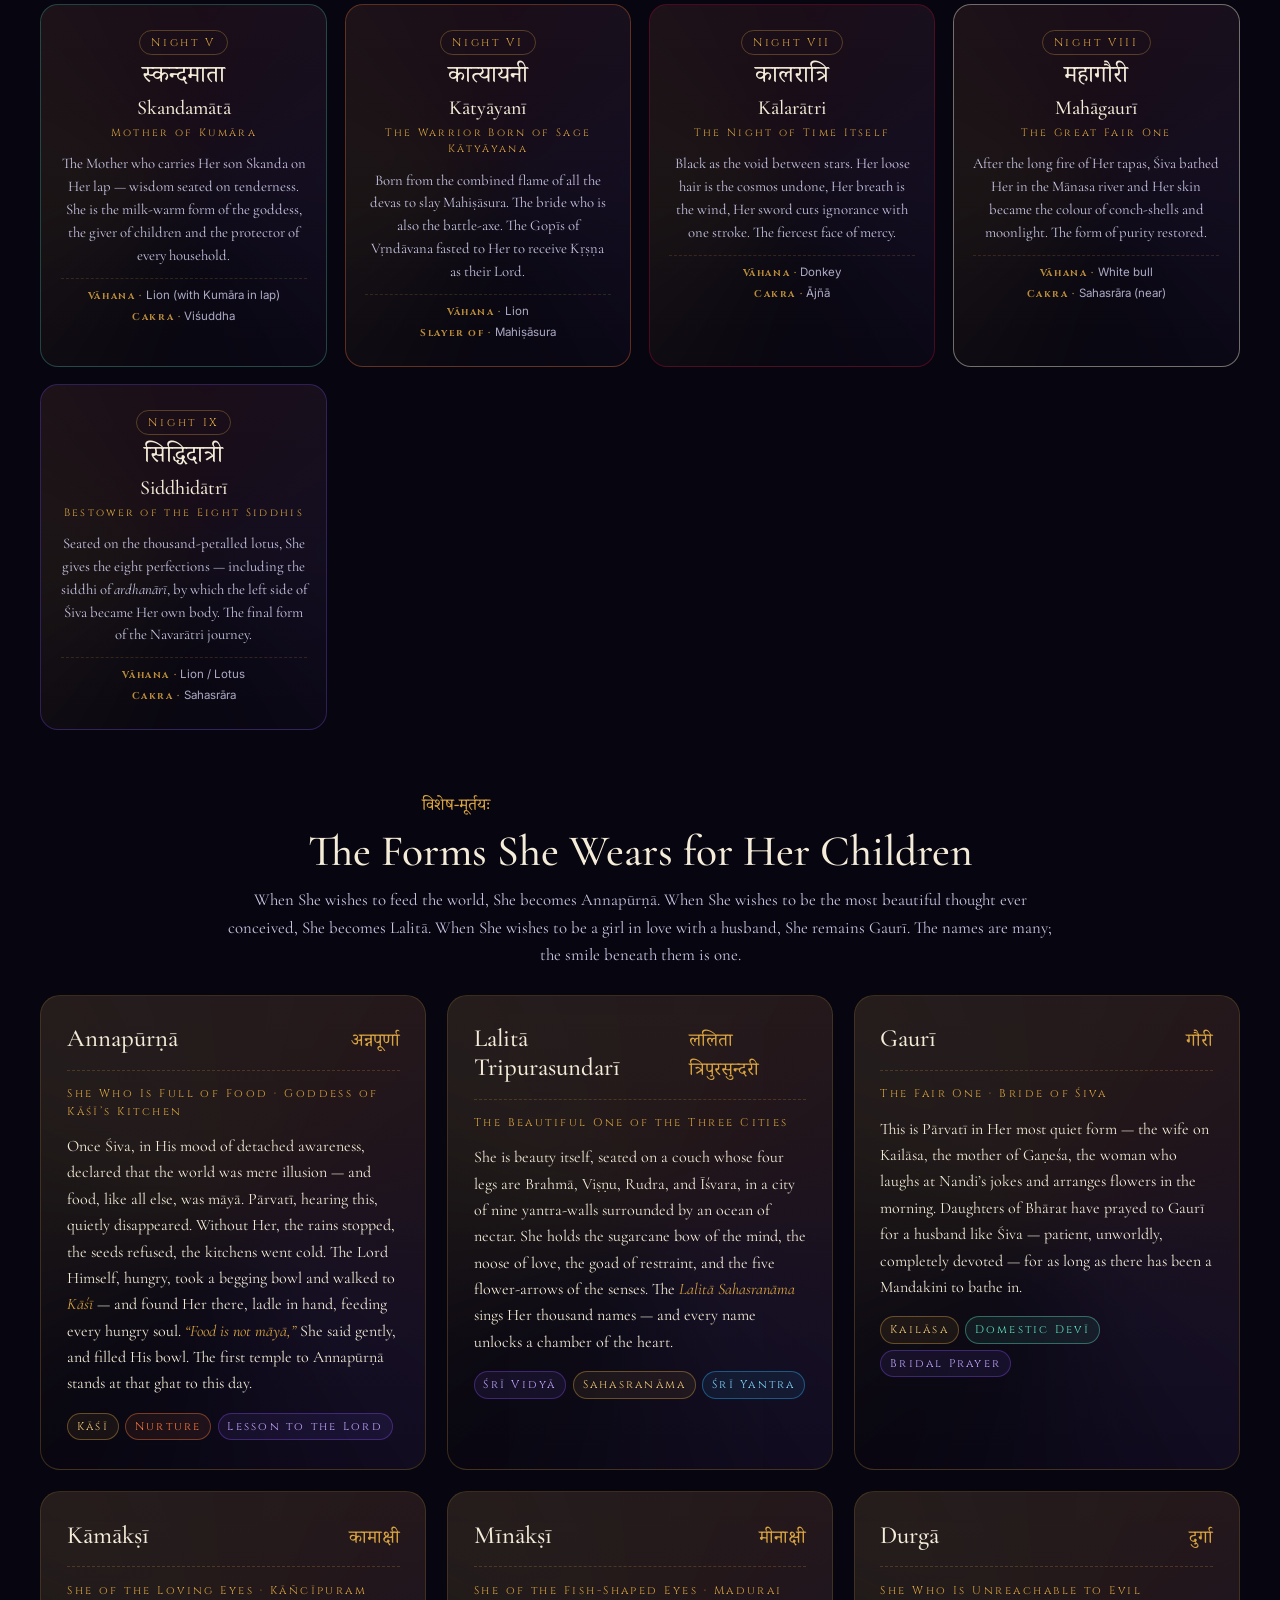
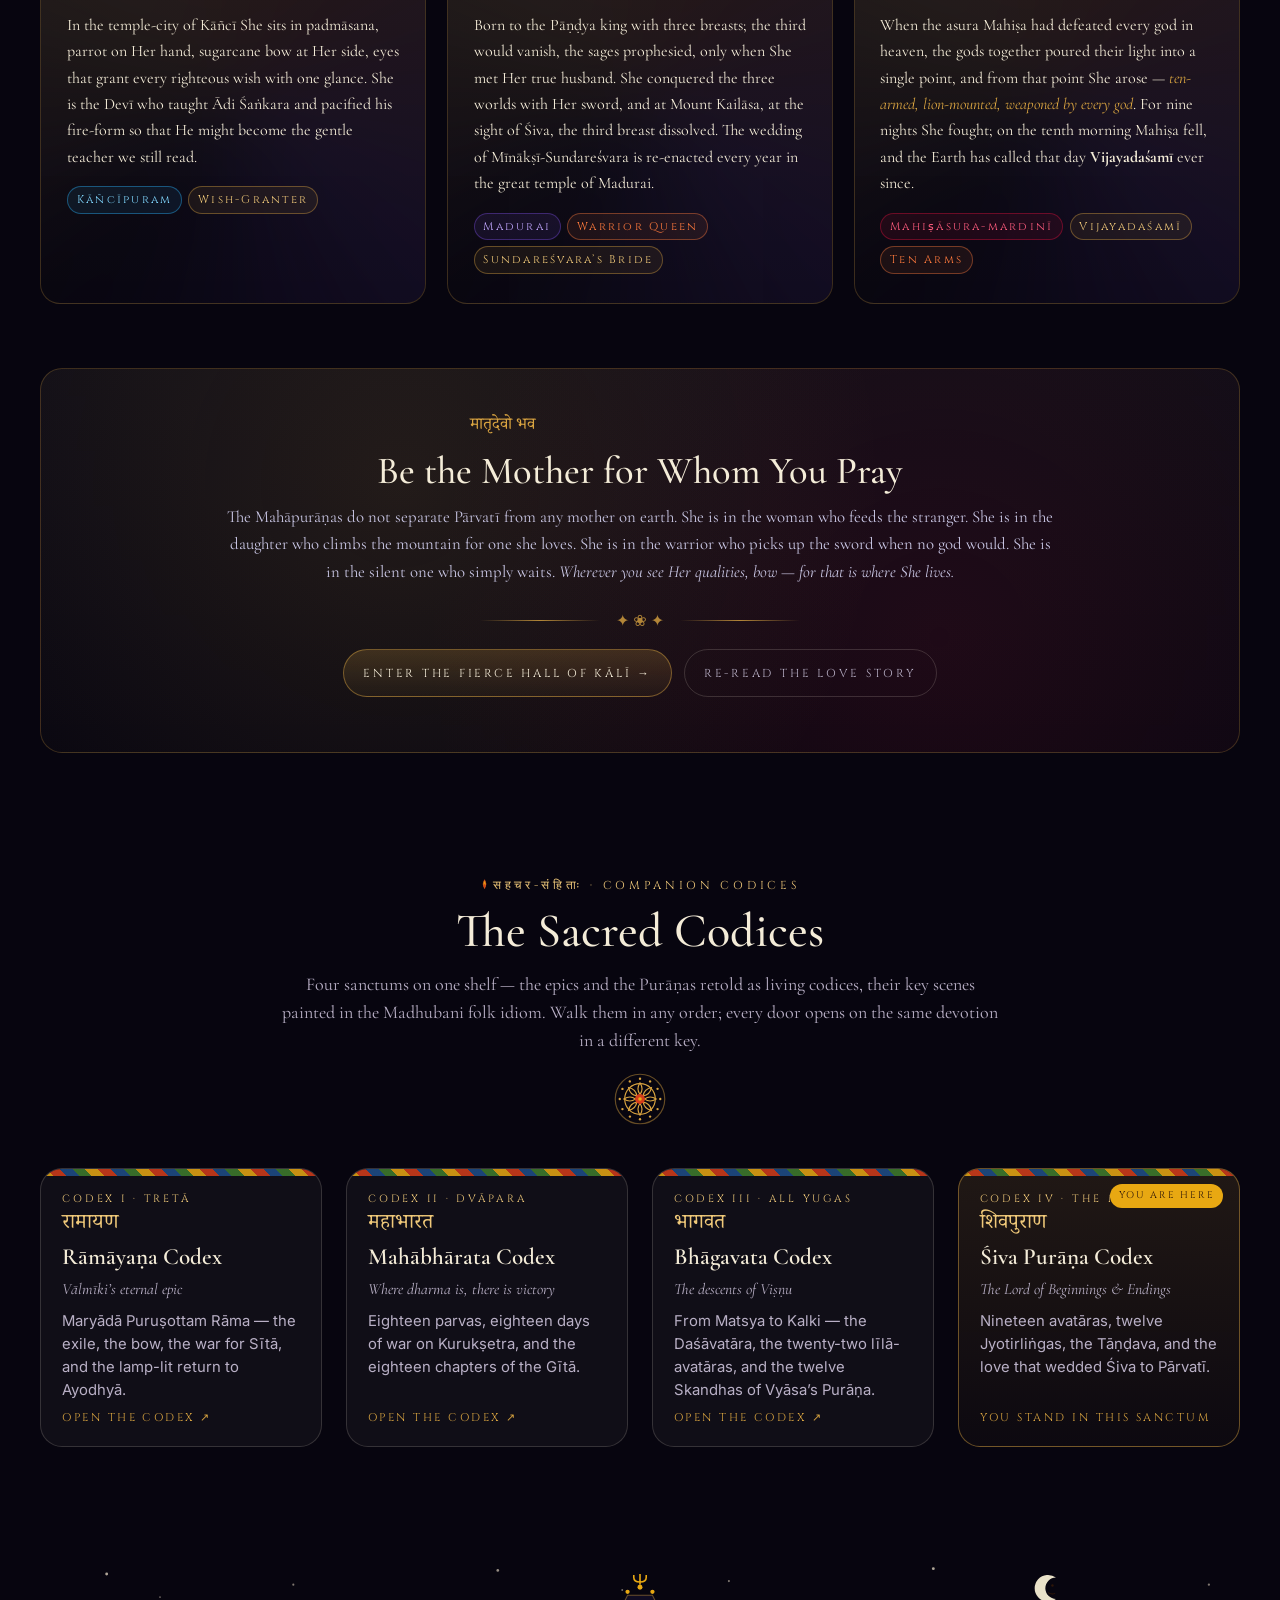
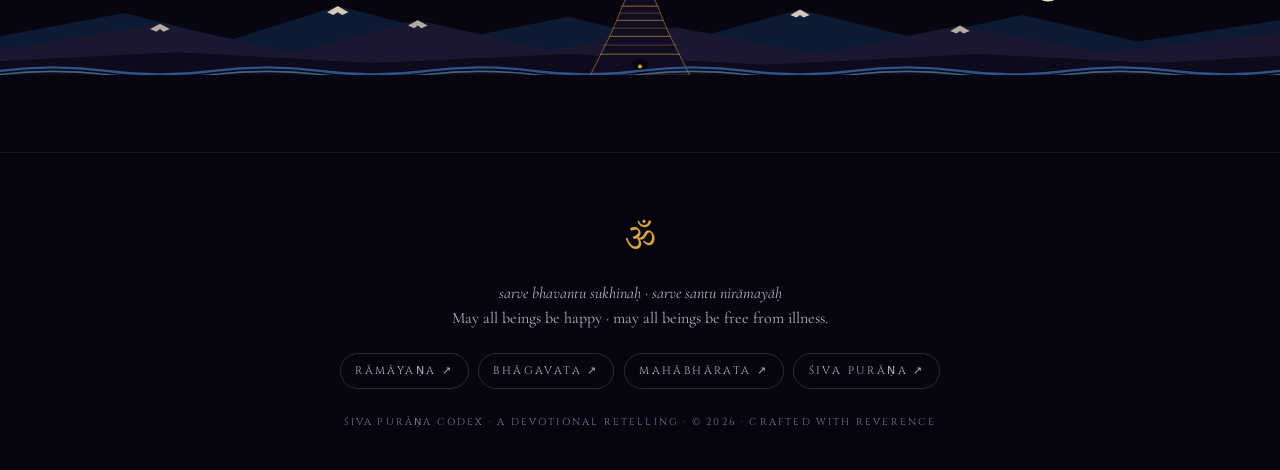
<file: parvati.html>
<!doctype html>
<html lang="en">
<head>
  <meta charset="utf-8" />
  <meta name="viewport" content="width=device-width, initial-scale=1" />
  <title>Pārvatī Mā — The Mother of the Universe — Śiva Purāṇa Codex</title>
  <meta name="description" content="Pārvatī — Ādiśakti, the Mountain Daughter — Annapūrṇā, Lalitā Tripurasundarī, Gaurī, and the nine forms of Durgā (Navadurgā) worshipped through the nights of Navarātri." />
  <meta name="theme-color" content="#07050f" />

  <!-- Open Graph + Twitter -->
  <meta property="og:type" content="website" />
  <meta property="og:site_name" content="Śiva Purāṇa Codex" />
  <meta property="og:title" content="Pārvatī Mā — The Mountain Mother — Śiva Purāṇa Codex" />
  <meta property="og:description" content="The Mountain Daughter who became the Mother of the universe — the Navadurgā, the six classical forms, and the Ādiśakti behind every devī." />
  <meta name="twitter:card" content="summary" />
  <meta name="twitter:title" content="Pārvatī Mā — The Mountain Mother" />
  <meta name="twitter:description" content="Navadurgā, the six classical forms, and the Ādiśakti." />

  <!-- Fonts -->
  <link rel="preconnect" href="https://fonts.googleapis.com" />
  <link rel="preconnect" href="https://fonts.gstatic.com" crossorigin />
  <link href="https://fonts.googleapis.com/css2?family=Cinzel:wght@400;500;600&family=Cormorant+Garamond:ital,wght@0,400;0,500;0,600;1,400;1,500&family=Inter:wght@400;500;600&family=Noto+Serif+Devanagari:wght@400;500;600&display=swap" rel="stylesheet" />

  <!-- Styles -->
  <link rel="stylesheet" href="assets/css/reset.css" />
  <link rel="stylesheet" href="assets/css/global.css" />
  <link rel="stylesheet" href="assets/css/search.css" />
  <link rel="stylesheet" href="assets/css/pages/parvati.css" />
  <link rel="stylesheet" href="assets/css/divinity.css" />
</head>
<body>

  <a class="skip" href="#main" style="position:absolute;left:-9999px;">Skip to main content</a>

  <!-- ============ HEADER ============ -->
  <header class="site-header">
    <div class="shell">
      <a class="brand" href="index.html" aria-label="Śiva Purāṇa Codex home">
        <svg class="trishul" viewBox="0 0 24 24" fill="none" stroke="currentColor" stroke-width="1.6" aria-hidden="true">
          <path d="M12 2v20" />
          <path d="M6 6c0 3 2 5 6 5s6-2 6-5" />
          <path d="M6 6v-2M18 6v-2M12 4v-2" />
          <path d="M9 22h6" />
        </svg>
        <span><strong>ŚIVA</strong>&nbsp;<em>PURĀṆA</em>&nbsp;CODEX</span>
      </a>

      <button class="nav-toggle" data-nav-toggle aria-expanded="false" aria-controls="primary-nav" aria-label="Toggle navigation">
        <svg viewBox="0 0 24 24" fill="none" stroke="currentColor" stroke-width="1.8" aria-hidden="true">
          <path d="M3 7h18M3 12h18M3 17h18" />
        </svg>
      </button>

      <nav class="site-nav" id="primary-nav" data-nav aria-label="Primary">
        <ul role="list">
          <li><a href="index.html">Home</a></li>
          <li><a href="characters.html">Pantheon</a></li>
          <li><a href="avatars.html">Avatāras</a></li>
          <li><a href="jyotirlingas.html">Jyotirliṅgas</a></li>
          <li><a href="shakti-peethas.html">Peeṭhas</a></li>
          <li><a href="tandava.html">Tāṇḍava</a></li>
          <li><a href="love-story.html">Love</a></li>
          <li><a href="stories.html">Kathās</a></li>
          <li><a href="book.html">Read the Book</a></li>
          <li><a href="parvati.html" aria-current="page">Pārvatī</a></li>
          <li><a href="kali.html">Kālī</a></li>
          <li><a href="trimurti.html">Trimūrti</a></li>
          <li><a href="themes.html">Themes</a></li>
          <li><a href="lineage.html">Lineage</a></li>
          <li><a href="glossary.html">Glossary</a></li>
        </ul>
      </nav>

      <button class="search-btn" type="button" data-search-open aria-label="Search the codex" title="Press / or Ctrl+K">
        <svg viewBox="0 0 24 24" fill="none" stroke="currentColor" stroke-width="1.8" aria-hidden="true">
          <circle cx="11" cy="11" r="7"/><path d="m20 20-3.5-3.5"/>
        </svg>
        <span class="search-btn__label">Search</span>
        <kbd class="search-btn__key">⌘K</kbd>
      </button>
    </div>
  </header>

  <main id="main">

    <!-- ============ HERO ============ -->
    <section class="pv-hero">
      <div class="shell">
        <p class="deva">श्री पार्वत्यै नमः</p>
        <h1 class="gold-text">Pārvatī &mdash; Mother of All</h1>
        <p>
          She is the daughter of the mountain and the mother of the cosmos. She is the
          left half of Śiva and the only half of every prayer for mercy. She is Ādiśakti
          — the original energy without whom even Pure Awareness cannot move — and She
          chooses to wear the form of a wife, a mother, and a girl from the snow, so
          that we might recognise Her in our own homes.
        </p>
        <div class="divider" aria-hidden="true">✦ ❀ ✦</div>
      </div>
    </section>


    <!-- ============ ĀDIŚAKTI INTRODUCTION ============ -->
    <section class="shell">
      <div class="pv-adi">
        <!-- Inline Śrī Yantra simplified -->
        <div class="pv-adi__yantra" aria-hidden="true">
          <svg viewBox="-110 -110 220 220" fill="none" stroke="currentColor" stroke-width="0.8">
            <!-- outer circles -->
            <circle r="105" stroke-opacity="0.8"/>
            <circle r="92"  stroke-opacity="0.5"/>
            <!-- 16-petal lotus (just dots) -->
            <g stroke-opacity="0.7">
              <circle r="80" stroke-dasharray="2 6"/>
            </g>
            <!-- 8-petal lotus -->
            <circle r="65" stroke-dasharray="3 5" stroke-opacity="0.7"/>
            <!-- 9 interlocking triangles (simplified — 4 down, 5 up) -->
            <g stroke="currentColor" stroke-width="1" stroke-opacity="0.9" fill="none">
              <polygon points="0,-55 -48,28 48,28"/>
              <polygon points="0,55 -48,-28 48,-28"/>
              <polygon points="0,-42 -36,21 36,21"/>
              <polygon points="0,42 -36,-21 36,-21"/>
              <polygon points="0,-30 -26,15 26,15"/>
              <polygon points="0,30 -26,-15 26,-15"/>
              <polygon points="0,-20 -17,10 17,10"/>
              <polygon points="0,20 -17,-10 17,-10"/>
            </g>
            <!-- bindu -->
            <circle r="2.5" fill="currentColor"/>
          </svg>
        </div>

        <div class="pv-adi__body">
          <p class="deva-sm">आद्या शक्तिः</p>
          <h2>Ādiśakti &mdash; The First Energy</h2>
          <p>
            Before there was a sound, there was a silence; and inside that silence there
            was a stir — a single tremor that would become every galaxy. That tremor is
            <em>Śakti</em>. She is the I-ness in <em>I am</em>. She is the wave that
            allows the ocean to know itself. Without Her, Śiva is the stillness that no
            one can perceive; with Her, He becomes the universe.
          </p>
          <p>
            She has worn many names — Satī before the fire, Pārvatī on the mountain,
            Durgā in battle, Kālī beyond time, Lalitā in beauty, Annapūrṇā in the
            kitchen, Lakṣmī in the home, Sarasvatī in the book. <em>Every name is Her
            name. Every mother is Her mother.</em>
          </p>
        </div>
      </div>
    </section>


    <!-- ============ NAVADURGĀ — NINE FORMS ============ -->
    <section class="shell" id="nava">
      <header class="pv-head">
        <p class="deva-sm">नवदुर्गा</p>
        <h2>Navadurgā &mdash; Nine Nights, Nine Mothers</h2>
        <p>
          Through the nine nights of Navarātri the Mother walks toward Her devotees in
          nine successive forms — from the mountain girl with a flower, to the goddess
          on the lion with a sword, to the calm bestower of every siddhi. Each night is
          a stage of the journey from innocence to liberation.
        </p>
      </header>

      <div class="pv-nava">

        <article class="pv-day pv-day--1" id="nava-1">
          <span class="pv-day__num">Night I</span>
          <p class="pv-day__deva">शैलपुत्री</p>
          <h3 class="pv-day__name">Śailaputrī</h3>
          <p class="pv-day__epithet">Daughter of the Mountain</p>
          <p class="pv-day__body">
            Born to Himavān, riding the white bull, carrying trident and lotus. She is
            Mūlādhāra — the first awakening of the soul that begins to seek.
          </p>
          <div class="pv-day__meta">
            <span><strong>Vāhana ·</strong> White bull (Nandi)</span>
            <span><strong>Cakra ·</strong> Mūlādhāra</span>
          </div>
        </article>

        <article class="pv-day pv-day--2" id="nava-2">
          <span class="pv-day__num">Night II</span>
          <p class="pv-day__deva">ब्रह्मचारिणी</p>
          <h3 class="pv-day__name">Brahmacāriṇī</h3>
          <p class="pv-day__epithet">The Seeker of Brahman</p>
          <p class="pv-day__body">
            The barefoot tapasvinī — She who stood between five fires for Śiva. She
            carries a rosary and a water-pot. She rules Svādhiṣṭhāna — the discipline
            of desire.
          </p>
          <div class="pv-day__meta">
            <span><strong>Vāhana ·</strong> None (walking)</span>
            <span><strong>Cakra ·</strong> Svādhiṣṭhāna</span>
          </div>
        </article>

        <article class="pv-day pv-day--3" id="nava-3">
          <span class="pv-day__num">Night III</span>
          <p class="pv-day__deva">चन्द्रघण्टा</p>
          <h3 class="pv-day__name">Candraghaṇṭā</h3>
          <p class="pv-day__epithet">The Bell of the Moon</p>
          <p class="pv-day__body">
            Crescent moon on Her brow shaped like a bell. Ten arms, ten weapons, golden
            skin, fierce smile. She destroys fear at the threshold of the heart.
          </p>
          <div class="pv-day__meta">
            <span><strong>Vāhana ·</strong> Tiger</span>
            <span><strong>Cakra ·</strong> Maṇipūra</span>
          </div>
        </article>

        <article class="pv-day pv-day--4" id="nava-4">
          <span class="pv-day__num">Night IV</span>
          <p class="pv-day__deva">कूष्माण्डा</p>
          <h3 class="pv-day__name">Kūṣmāṇḍā</h3>
          <p class="pv-day__epithet">She Who Birthed the Cosmic Egg</p>
          <p class="pv-day__body">
            With Her faint smile She created the universe out of the dark void. She
            dwells in the heart of the sun and lights every world.
          </p>
          <div class="pv-day__meta">
            <span><strong>Vāhana ·</strong> Lion</span>
            <span><strong>Cakra ·</strong> Anāhata</span>
          </div>
        </article>

        <article class="pv-day pv-day--5" id="nava-5">
          <span class="pv-day__num">Night V</span>
          <p class="pv-day__deva">स्कन्दमाता</p>
          <h3 class="pv-day__name">Skandamātā</h3>
          <p class="pv-day__epithet">Mother of Kumāra</p>
          <p class="pv-day__body">
            The Mother who carries Her son Skanda on Her lap — wisdom seated on
            tenderness. She is the milk-warm form of the goddess, the giver of children
            and the protector of every household.
          </p>
          <div class="pv-day__meta">
            <span><strong>Vāhana ·</strong> Lion (with Kumāra in lap)</span>
            <span><strong>Cakra ·</strong> Viśuddha</span>
          </div>
        </article>

        <article class="pv-day pv-day--6" id="nava-6">
          <span class="pv-day__num">Night VI</span>
          <p class="pv-day__deva">कात्यायनी</p>
          <h3 class="pv-day__name">Kātyāyanī</h3>
          <p class="pv-day__epithet">The Warrior Born of Sage Kātyāyana</p>
          <p class="pv-day__body">
            Born from the combined flame of all the devas to slay Mahiṣāsura. The bride
            who is also the battle-axe. The Gopīs of Vṛndāvana fasted to Her to receive
            Kṛṣṇa as their Lord.
          </p>
          <div class="pv-day__meta">
            <span><strong>Vāhana ·</strong> Lion</span>
            <span><strong>Slayer of ·</strong> Mahiṣāsura</span>
          </div>
        </article>

        <article class="pv-day pv-day--7" id="nava-7">
          <span class="pv-day__num">Night VII</span>
          <p class="pv-day__deva">कालरात्रि</p>
          <h3 class="pv-day__name">Kālarātri</h3>
          <p class="pv-day__epithet">The Night of Time Itself</p>
          <p class="pv-day__body">
            Black as the void between stars. Her loose hair is the cosmos undone, Her
            breath is the wind, Her sword cuts ignorance with one stroke. The fiercest
            face of mercy.
          </p>
          <div class="pv-day__meta">
            <span><strong>Vāhana ·</strong> Donkey</span>
            <span><strong>Cakra ·</strong> Ājñā</span>
          </div>
        </article>

        <article class="pv-day pv-day--8" id="nava-8">
          <span class="pv-day__num">Night VIII</span>
          <p class="pv-day__deva">महागौरी</p>
          <h3 class="pv-day__name">Mahāgaurī</h3>
          <p class="pv-day__epithet">The Great Fair One</p>
          <p class="pv-day__body">
            After the long fire of Her tapas, Śiva bathed Her in the Mānasa river and
            Her skin became the colour of conch-shells and moonlight. The form of
            purity restored.
          </p>
          <div class="pv-day__meta">
            <span><strong>Vāhana ·</strong> White bull</span>
            <span><strong>Cakra ·</strong> Sahasrāra (near)</span>
          </div>
        </article>

        <article class="pv-day pv-day--9" id="nava-9">
          <span class="pv-day__num">Night IX</span>
          <p class="pv-day__deva">सिद्धिदात्री</p>
          <h3 class="pv-day__name">Siddhidātrī</h3>
          <p class="pv-day__epithet">Bestower of the Eight Siddhis</p>
          <p class="pv-day__body">
            Seated on the thousand-petalled lotus, She gives the eight perfections —
            including the siddhi of <em>ardhanārī</em>, by which the left side of Śiva
            became Her own body. The final form of the Navarātri journey.
          </p>
          <div class="pv-day__meta">
            <span><strong>Vāhana ·</strong> Lion / Lotus</span>
            <span><strong>Cakra ·</strong> Sahasrāra</span>
          </div>
        </article>

      </div>
    </section>


    <!-- ============ SPECIAL FORMS ============ -->
    <section class="shell">
      <header class="pv-head">
        <p class="deva-sm">विशेष-मूर्तयः</p>
        <h2>The Forms She Wears for Her Children</h2>
        <p>
          When She wishes to feed the world, She becomes Annapūrṇā. When She wishes to
          be the most beautiful thought ever conceived, She becomes Lalitā. When She
          wishes to be a girl in love with a husband, She remains Gaurī. The names are
          many; the smile beneath them is one.
        </p>
      </header>

      <div class="pv-forms">

        <article class="pv-form" id="form-annapurna">
          <header class="pv-form__head">
            <h3 class="pv-form__name">Annapūrṇā</h3>
            <p class="pv-form__deva">अन्नपूर्णा</p>
          </header>
          <p class="pv-form__epithet">She Who Is Full of Food · Goddess of Kāśī’s Kitchen</p>
          <p class="pv-form__body">
            Once Śiva, in His mood of detached awareness, declared that the world was
            mere illusion — and food, like all else, was māyā. Pārvatī, hearing this,
            quietly disappeared. Without Her, the rains stopped, the seeds refused, the
            kitchens went cold. The Lord Himself, hungry, took a begging bowl and
            walked to <em>Kāśī</em> — and found Her there, ladle in hand, feeding every
            hungry soul. <em>“Food is not māyā,”</em> She said gently, and filled His
            bowl. The first temple to Annapūrṇā stands at that ghat to this day.
          </p>
          <div class="pv-form__tags">
            <span class="chip chip--gold">Kāśī</span>
            <span class="chip chip--fire">Nurture</span>
            <span class="chip chip--violet">Lesson to the Lord</span>
          </div>
        </article>

        <article class="pv-form" id="form-lalita">
          <header class="pv-form__head">
            <h3 class="pv-form__name">Lalitā Tripurasundarī</h3>
            <p class="pv-form__deva">ललिता त्रिपुरसुन्दरी</p>
          </header>
          <p class="pv-form__epithet">The Beautiful One of the Three Cities</p>
          <p class="pv-form__body">
            She is beauty itself, seated on a couch whose four legs are Brahmā,
            Viṣṇu, Rudra, and Īśvara, in a city of nine yantra-walls surrounded by an
            ocean of nectar. She holds the sugarcane bow of the mind, the noose of
            love, the goad of restraint, and the five flower-arrows of the senses. The
            <em>Lalitā Sahasranāma</em> sings Her thousand names — and every name
            unlocks a chamber of the heart.
          </p>
          <div class="pv-form__tags">
            <span class="chip chip--violet">Śrī Vidyā</span>
            <span class="chip chip--gold">Sahasranāma</span>
            <span class="chip chip--blue">Śrī Yantra</span>
          </div>
        </article>

        <article class="pv-form" id="form-gauri">
          <header class="pv-form__head">
            <h3 class="pv-form__name">Gaurī</h3>
            <p class="pv-form__deva">गौरी</p>
          </header>
          <p class="pv-form__epithet">The Fair One · Bride of Śiva</p>
          <p class="pv-form__body">
            This is Pārvatī in Her most quiet form — the wife on Kailāsa, the mother
            of Gaṇeśa, the woman who laughs at Nandi’s jokes and arranges flowers in
            the morning. Daughters of Bhārat have prayed to Gaurī for a husband like
            Śiva — patient, unworldly, completely devoted — for as long as there has
            been a Mandakini to bathe in.
          </p>
          <div class="pv-form__tags">
            <span class="chip chip--gold">Kailāsa</span>
            <span class="chip chip--green">Domestic Devī</span>
            <span class="chip chip--violet">Bridal Prayer</span>
          </div>
        </article>

        <article class="pv-form" id="form-kamakshi">
          <header class="pv-form__head">
            <h3 class="pv-form__name">Kāmākṣī</h3>
            <p class="pv-form__deva">कामाक्षी</p>
          </header>
          <p class="pv-form__epithet">She of the Loving Eyes · Kāñcīpuram</p>
          <p class="pv-form__body">
            In the temple-city of Kāñcī She sits in padmāsana, parrot on Her hand,
            sugarcane bow at Her side, eyes that grant every righteous wish with one
            glance. She is the Devī who taught Ādi Śaṅkara and pacified his fire-form
            so that He might become the gentle teacher we still read.
          </p>
          <div class="pv-form__tags">
            <span class="chip chip--blue">Kāñcīpuram</span>
            <span class="chip chip--gold">Wish-Granter</span>
          </div>
        </article>

        <article class="pv-form" id="form-minakshi">
          <header class="pv-form__head">
            <h3 class="pv-form__name">Mīnākṣī</h3>
            <p class="pv-form__deva">मीनाक्षी</p>
          </header>
          <p class="pv-form__epithet">She of the Fish-Shaped Eyes · Madurai</p>
          <p class="pv-form__body">
            Born to the Pāṇḍya king with three breasts; the third would vanish, the
            sages prophesied, only when She met Her true husband. She conquered the
            three worlds with Her sword, and at Mount Kailāsa, at the sight of Śiva,
            the third breast dissolved. The wedding of Mīnākṣī-Sundareśvara is
            re-enacted every year in the great temple of Madurai.
          </p>
          <div class="pv-form__tags">
            <span class="chip chip--violet">Madurai</span>
            <span class="chip chip--fire">Warrior Queen</span>
            <span class="chip chip--gold">Sundareśvara’s Bride</span>
          </div>
        </article>

        <article class="pv-form" id="form-durga">
          <header class="pv-form__head">
            <h3 class="pv-form__name">Durgā</h3>
            <p class="pv-form__deva">दुर्गा</p>
          </header>
          <p class="pv-form__epithet">She Who Is Unreachable to Evil</p>
          <p class="pv-form__body">
            When the asura Mahiṣa had defeated every god in heaven, the gods together
            poured their light into a single point, and from that point She arose —
            <em>ten-armed, lion-mounted, weaponed by every god</em>. For nine nights
            She fought; on the tenth morning Mahiṣa fell, and the Earth has called
            that day <strong>Vijayadaśamī</strong> ever since.
          </p>
          <div class="pv-form__tags">
            <span class="chip chip--kali">Mahiṣāsura-mardinī</span>
            <span class="chip chip--gold">Vijayadaśamī</span>
            <span class="chip chip--fire">Ten Arms</span>
          </div>
        </article>

      </div>
    </section>


    <!-- ============ CLOSING TEACHING ============ -->
    <section class="shell">
      <div class="pv-teaching">
        <p class="deva-sm">मातृदेवो भव</p>
        <h2>Be the Mother for Whom You Pray</h2>
        <p>
          The Mahāpurāṇas do not separate Pārvatī from any mother on earth. She is in
          the woman who feeds the stranger. She is in the daughter who climbs the
          mountain for one she loves. She is in the warrior who picks up the sword
          when no god would. She is in the silent one who simply waits. <em>Wherever
          you see Her qualities, bow — for that is where She lives.</em>
        </p>
        <div class="divider" aria-hidden="true">✦ ❀ ✦</div>
        <p style="margin-top:1rem;">
          <a class="btn" href="kali.html">Enter the Fierce Hall of Kālī →</a>
          &nbsp;
          <a class="btn btn--ghost" href="love-story.html">Re-read the Love Story</a>
        </p>
      </div>
    </section>


    <!-- ============ THE SACRED CODICES ============ -->
    <section class="codices" aria-labelledby="codices-head">
      <div class="shell">
        <div class="codices__head">
          <p class="codices__eyebrow"><svg class="tri-flame" viewBox="0 0 12 18" aria-hidden="true"><path d="M6 1 Q11 8 6 16 Q1 8 6 1Z" fill="#e8a812" stroke="#d43d1a" stroke-width="1"/><path d="M6 7 Q8.6 11 6 15 Q3.4 11 6 7Z" fill="#d43d1a"/></svg>सहचर-संहिताः · Companion Codices</p>
          <h2 id="codices-head" class="codices__title">The Sacred Codices</h2>
          <p class="codices__lede">Four sanctums on one shelf — the epics and the Purāṇas retold as living codices, their key scenes painted in the Madhubani folk idiom. Walk them in any order; every door opens on the same devotion in a different key.</p>
          <div class="mandala-divider" aria-hidden="true"><svg viewBox="0 0 60 60" fill="none" stroke="#d9a441" stroke-width="1.3" aria-hidden="true"><circle cx="30" cy="30" r="27.5" opacity=".45"/><circle cx="52.5" cy="30.0" r="1.3" fill="#d9a441" stroke="none"/><circle cx="49.5" cy="41.2" r="1.3" fill="#d9a441" stroke="none"/><circle cx="41.2" cy="49.5" r="1.3" fill="#d9a441" stroke="none"/><circle cx="30.0" cy="52.5" r="1.3" fill="#d9a441" stroke="none"/><circle cx="18.8" cy="49.5" r="1.3" fill="#d9a441" stroke="none"/><circle cx="10.5" cy="41.2" r="1.3" fill="#d9a441" stroke="none"/><circle cx="7.5" cy="30.0" r="1.3" fill="#d9a441" stroke="none"/><circle cx="10.5" cy="18.8" r="1.3" fill="#d9a441" stroke="none"/><circle cx="18.7" cy="10.5" r="1.3" fill="#d9a441" stroke="none"/><circle cx="30.0" cy="7.5" r="1.3" fill="#d9a441" stroke="none"/><circle cx="41.2" cy="10.5" r="1.3" fill="#d9a441" stroke="none"/><circle cx="49.5" cy="18.7" r="1.3" fill="#d9a441" stroke="none"/><circle cx="30" cy="30" r="17"/><path d="M30 12 Q34.5 19 30 25 Q25.5 19 30 12Z" transform="rotate(0 30 30)"/><path d="M30 12 Q34.5 19 30 25 Q25.5 19 30 12Z" transform="rotate(45 30 30)"/><path d="M30 12 Q34.5 19 30 25 Q25.5 19 30 12Z" transform="rotate(90 30 30)"/><path d="M30 12 Q34.5 19 30 25 Q25.5 19 30 12Z" transform="rotate(135 30 30)"/><path d="M30 12 Q34.5 19 30 25 Q25.5 19 30 12Z" transform="rotate(180 30 30)"/><path d="M30 12 Q34.5 19 30 25 Q25.5 19 30 12Z" transform="rotate(225 30 30)"/><path d="M30 12 Q34.5 19 30 25 Q25.5 19 30 12Z" transform="rotate(270 30 30)"/><path d="M30 12 Q34.5 19 30 25 Q25.5 19 30 12Z" transform="rotate(315 30 30)"/><circle cx="30" cy="30" r="5.5" fill="#d43d1a" stroke="none"/><circle cx="30" cy="30" r="2" fill="#e8a812" stroke="none"/></svg></div>
        </div>
        <div class="codices__grid">
          <a class="codex-link" href="https://unigalactix.github.io/RAMAYANA/" target="_blank" rel="noopener">
            <span class="codex-link__corner">Codex I · Tretā</span>
            <span class="codex-link__deva">रामायण</span>
            <span class="codex-link__title">Rāmāyaṇa Codex</span>
            <span class="codex-link__epithet">Vālmīki’s eternal epic</span>
            <span class="codex-link__desc">Maryādā Puruṣottam Rāma — the exile, the bow, the war for Sītā, and the lamp-lit return to Ayodhyā.</span>
            <span class="codex-link__cta">Open the Codex ↗</span>
          </a>
          <a class="codex-link" href="https://unigalactix.github.io/Mahabharat/" target="_blank" rel="noopener">
            <span class="codex-link__corner">Codex II · Dvāpara</span>
            <span class="codex-link__deva">महाभारत</span>
            <span class="codex-link__title">Mahābhārata Codex</span>
            <span class="codex-link__epithet">Where dharma is, there is victory</span>
            <span class="codex-link__desc">Eighteen parvas, eighteen days of war on Kurukṣetra, and the eighteen chapters of the Gītā.</span>
            <span class="codex-link__cta">Open the Codex ↗</span>
          </a>
          <a class="codex-link" href="https://unigalactix.github.io/BHAGAVATHAM/" target="_blank" rel="noopener">
            <span class="codex-link__corner">Codex III · All Yugas</span>
            <span class="codex-link__deva">भागवत</span>
            <span class="codex-link__title">Bhāgavata Codex</span>
            <span class="codex-link__epithet">The descents of Viṣṇu</span>
            <span class="codex-link__desc">From Matsya to Kalki — the Daśāvatāra, the twenty-two līlā-avatāras, and the twelve Skandhas of Vyāsa’s Purāṇa.</span>
            <span class="codex-link__cta">Open the Codex ↗</span>
          </a>
          <div class="codex-link codex-link--current" aria-current="page">
            <span class="codex-link__here">You are here</span>
            <span class="codex-link__corner">Codex IV · The Mountain</span>
            <span class="codex-link__deva">शिवपुराण</span>
            <span class="codex-link__title">Śiva Purāṇa Codex</span>
            <span class="codex-link__epithet">The Lord of Beginnings &amp; Endings</span>
            <span class="codex-link__desc">Nineteen avatāras, twelve Jyotirliṅgas, the Tāṇḍava, and the love that wedded Śiva to Pārvatī.</span>
            <span class="codex-link__cta">You stand in this sanctum</span>
          </div>
        </div>
      </div>
    </section>
  </main>


  <!-- ============ FOOTER ============ -->

  <!-- ============ KAILĀSA BAND — the mountain above the footer ============ -->
  <div class="kailasa-band" aria-hidden="true">
    <svg viewBox="0 0 1440 132" preserveAspectRatio="none" aria-hidden="true" focusable="false">
      <g fill="#f7ead2">
        <circle cx="120" cy="18" r="1.6" opacity=".7"/><circle cx="330" cy="30" r="1.2" opacity=".5"/>
        <circle cx="560" cy="14" r="1.5" opacity=".6"/><circle cx="820" cy="26" r="1.2" opacity=".5"/>
        <circle cx="1050" cy="12" r="1.6" opacity=".7"/><circle cx="1360" cy="30" r="1.3" opacity=".5"/>
        <circle cx="700" cy="36" r="1.1" opacity=".45"/><circle cx="180" cy="44" r="1.1" opacity=".4"/>
      </g>
      <path d="M1188 22 A15 15 0 1 0 1188 46 A11.5 11.5 0 1 1 1188 22Z" fill="#fdf6da" opacity=".92"/>
      <circle cx="1184" cy="31" r="1.4" fill="#2e1608"/><path d="M1179 39 q4 2.6 8 .8" fill="none" stroke="#2e1608" stroke-width="1.2"/>
      <path d="M0 132 L0 88 L140 62 L260 92 L380 54 L520 90 L640 66 L760 96 L900 58 L1030 90 L1150 64 L1280 94 L1440 70 L1440 132Z" fill="#1d4e89" opacity=".30"/>
      <path d="M368 61 L380 54 L392 61 L385 64 L380 61 L375 64Z" fill="#f7ead2" opacity=".85"/>
      <path d="M889 64 L900 58 L911 64 L904 67 L900 64 L896 67Z" fill="#f7ead2" opacity=".85"/>
      <path d="M0 132 L0 104 L180 74 L330 106 L470 70 L620 104 L760 78 L920 108 L1080 76 L1240 106 L1440 84 L1440 132Z" fill="#1a1730"/>
      <path d="M169 80 L180 74 L191 80 L184 83 L180 80 L176 83Z" fill="#f7ead2" opacity=".7"/>
      <path d="M459 76 L470 70 L481 76 L474 79 L470 76 L466 79Z" fill="#f7ead2" opacity=".7"/>
      <path d="M1069 82 L1080 76 L1091 82 L1084 85 L1080 82 L1076 85Z" fill="#f7ead2" opacity=".7"/>
      <path d="M0 132 L0 116 L200 106 L420 118 L640 108 L860 120 L1100 108 L1300 118 L1440 110 L1440 132Z" fill="#0d0a1c"/>
      <g fill="#100c22" stroke="rgba(217,164,65,.45)" stroke-width="1.2">
        <path d="M664 132 L776 132 L764 108 L676 108Z"/>
        <path d="M676 108 L764 108 L754 88 L686 88Z"/>
        <path d="M686 88 L754 88 L746 70 L694 70Z"/>
        <path d="M694 70 L746 70 L740 54 L700 54Z"/>
        <path d="M700 54 L740 54 L734 42 L706 42Z"/>
      </g>
      <g stroke="rgba(217,164,65,.35)" stroke-width="1"><line x1="679" y1="98" x2="761" y2="98"/><line x1="689" y1="79" x2="751" y2="79"/><line x1="697" y1="62" x2="743" y2="62"/></g>
      <g fill="#e8a812"><circle cx="706" cy="38" r="2.4"/><circle cx="720" cy="33" r="2.8"/><circle cx="734" cy="38" r="2.4"/></g>
      <path d="M720 30 v-12 M713 22 q0 5 7 5 q7 0 7 -5 M713 22 v-3 M727 22 v-3" fill="none" stroke="#e8a812" stroke-width="1.8"/>
      <path d="M712 132 L712 117 Q720 109 728 117 L728 132Z" fill="#07050f"/>
      <circle cx="720" cy="122" r="2.2" fill="#e8a812"/>
      <path d="M0 127 Q60 119 120 127 T240 127 T360 127 T480 127 T600 127 T720 127 T840 127 T960 127 T1080 127 T1200 127 T1320 127 T1440 127" fill="none" stroke="#33629e" stroke-width="2.4" opacity=".85"/>
      <path d="M0 131 Q60 124 120 131 T240 131 T360 131 T480 131 T600 131 T720 131 T840 131 T960 131 T1080 131 T1200 131 T1320 131 T1440 131" fill="none" stroke="#7db8dd" stroke-width="1.8" opacity=".5"/>
    </svg>
  </div>

  <footer class="site-footer">
    <div class="shell">
      <div class="om" aria-hidden="true">ॐ</div>
      <p><em>sarve bhavantu sukhinaḥ · sarve santu nirāmayāḥ</em></p>
      <p>May all beings be happy · may all beings be free from illness.</p>

      <div class="sister">
        <a href="https://unigalactix.github.io/RAMAYANA/"   target="_blank" rel="noopener">Rāmāyaṇa ↗</a>
        <a href="https://unigalactix.github.io/BHAGAVATHAM/" target="_blank" rel="noopener">Bhāgavata ↗</a>
        <a href="https://unigalactix.github.io/Mahabharat/" target="_blank" rel="noopener">Mahābhārata ↗</a>
        <a href="https://unigalactix.github.io/ShivaPuran/" target="_blank" rel="noopener">Śiva Purāṇa ↗</a>
      </div>

      <small>ŚIVA PURĀṆA CODEX · A DEVOTIONAL RETELLING · © <span data-year>2026</span> · CRAFTED WITH REVERENCE</small>
    </div>
  </footer>

  <script src="assets/js/main.js" defer></script>
  <script src="assets/js/search.js" defer></script>
</body>
</html>
</file>
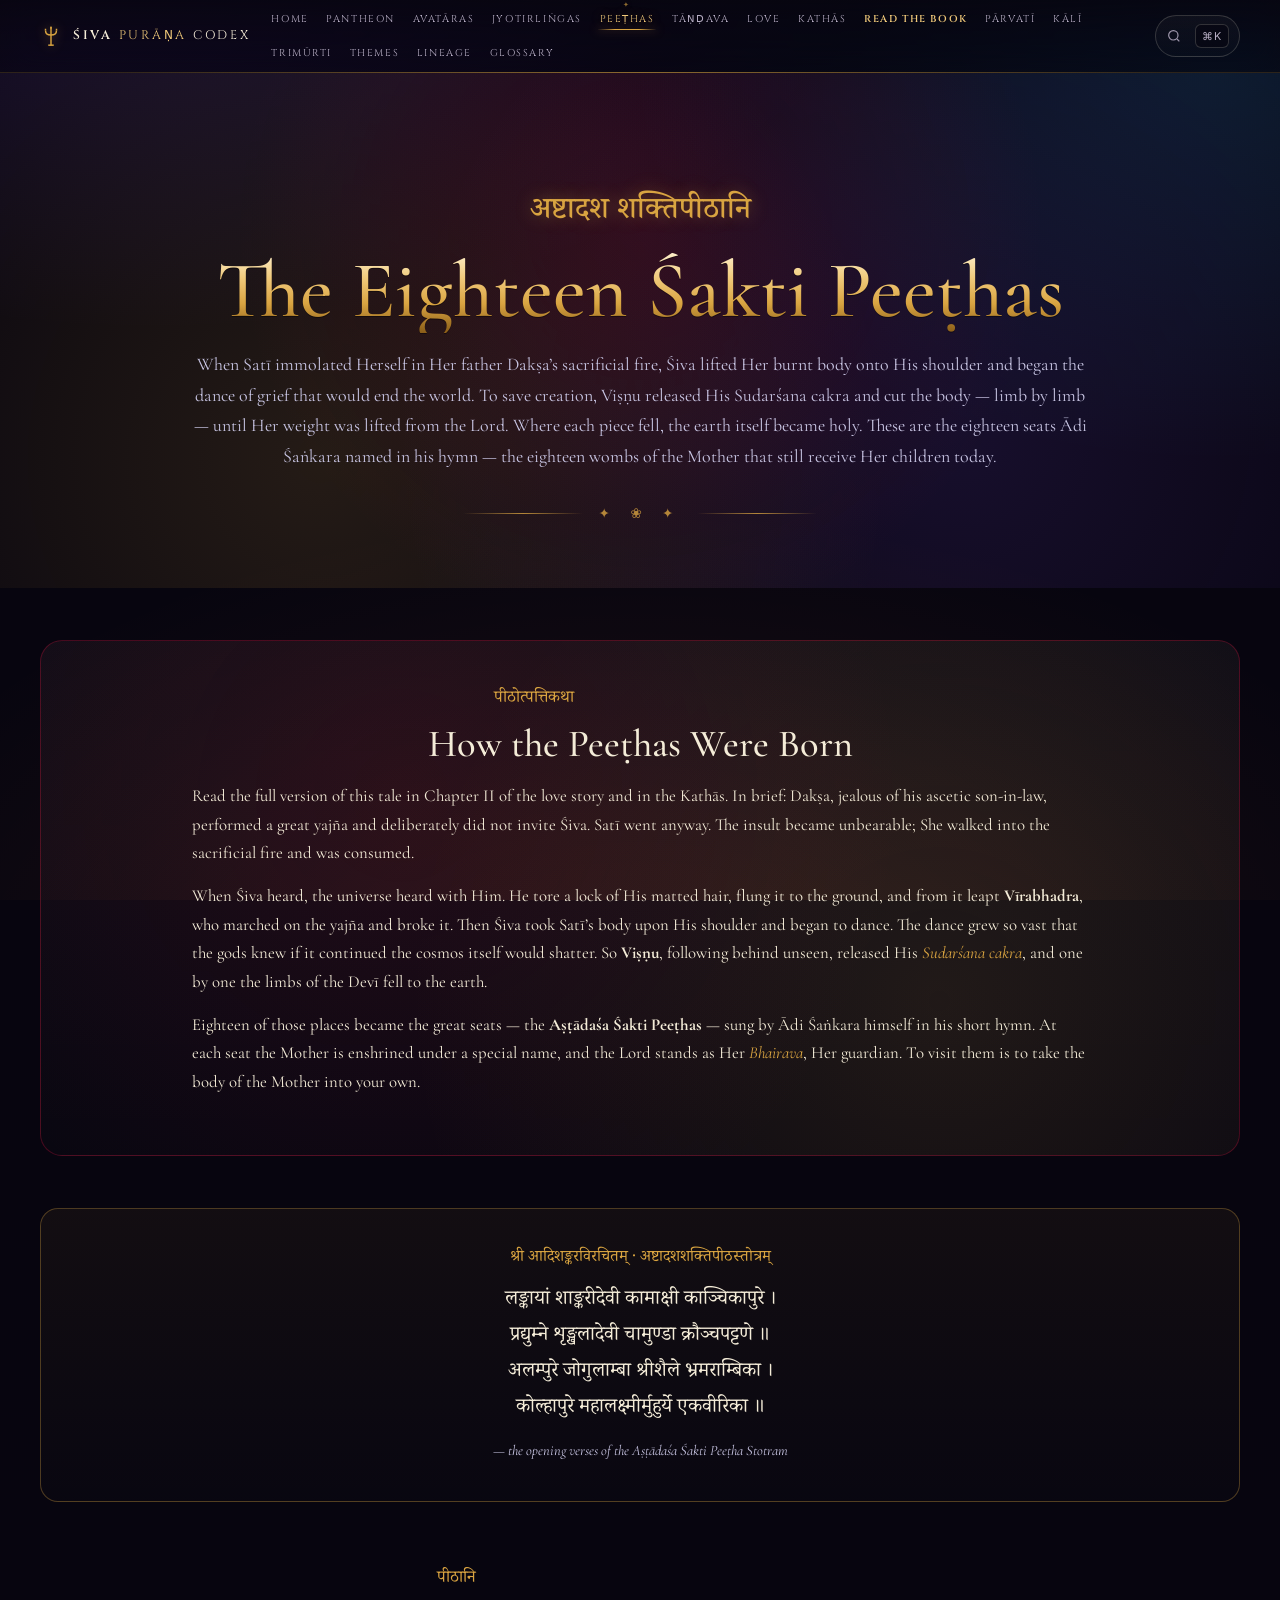
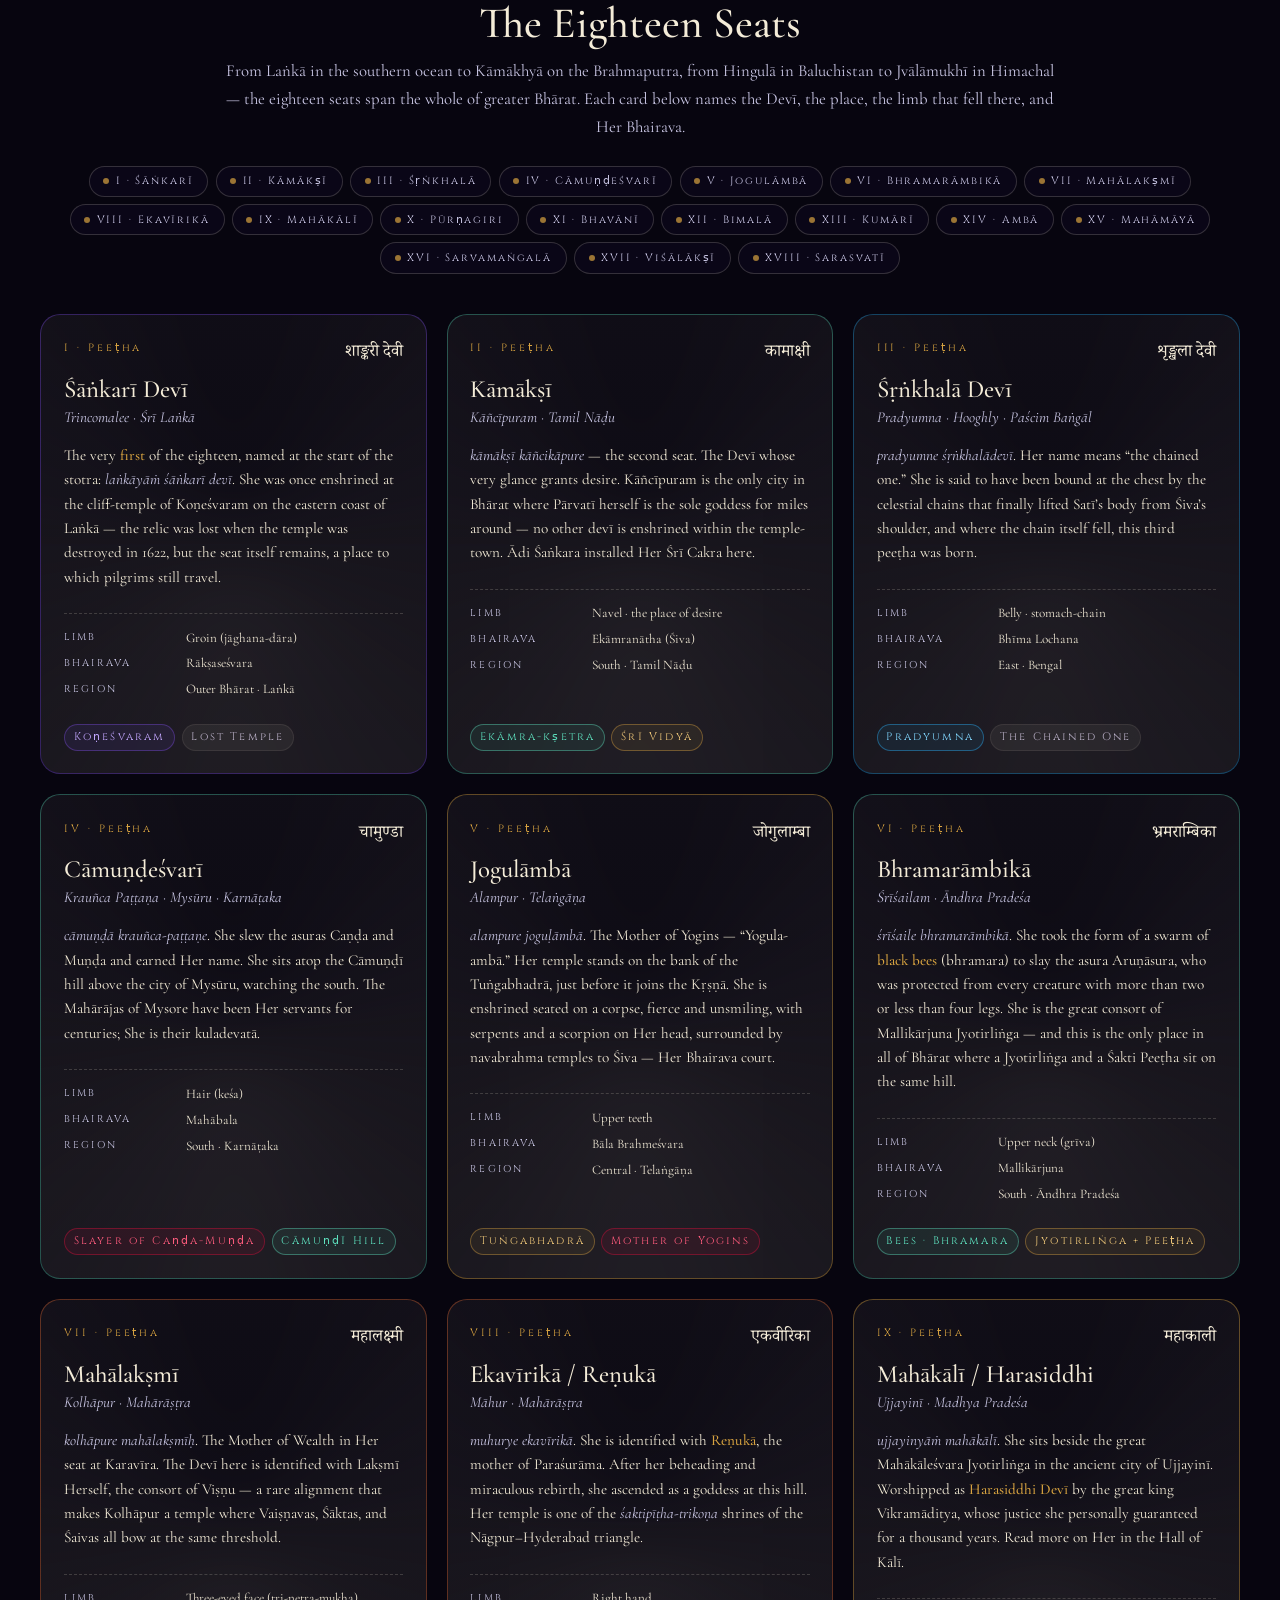
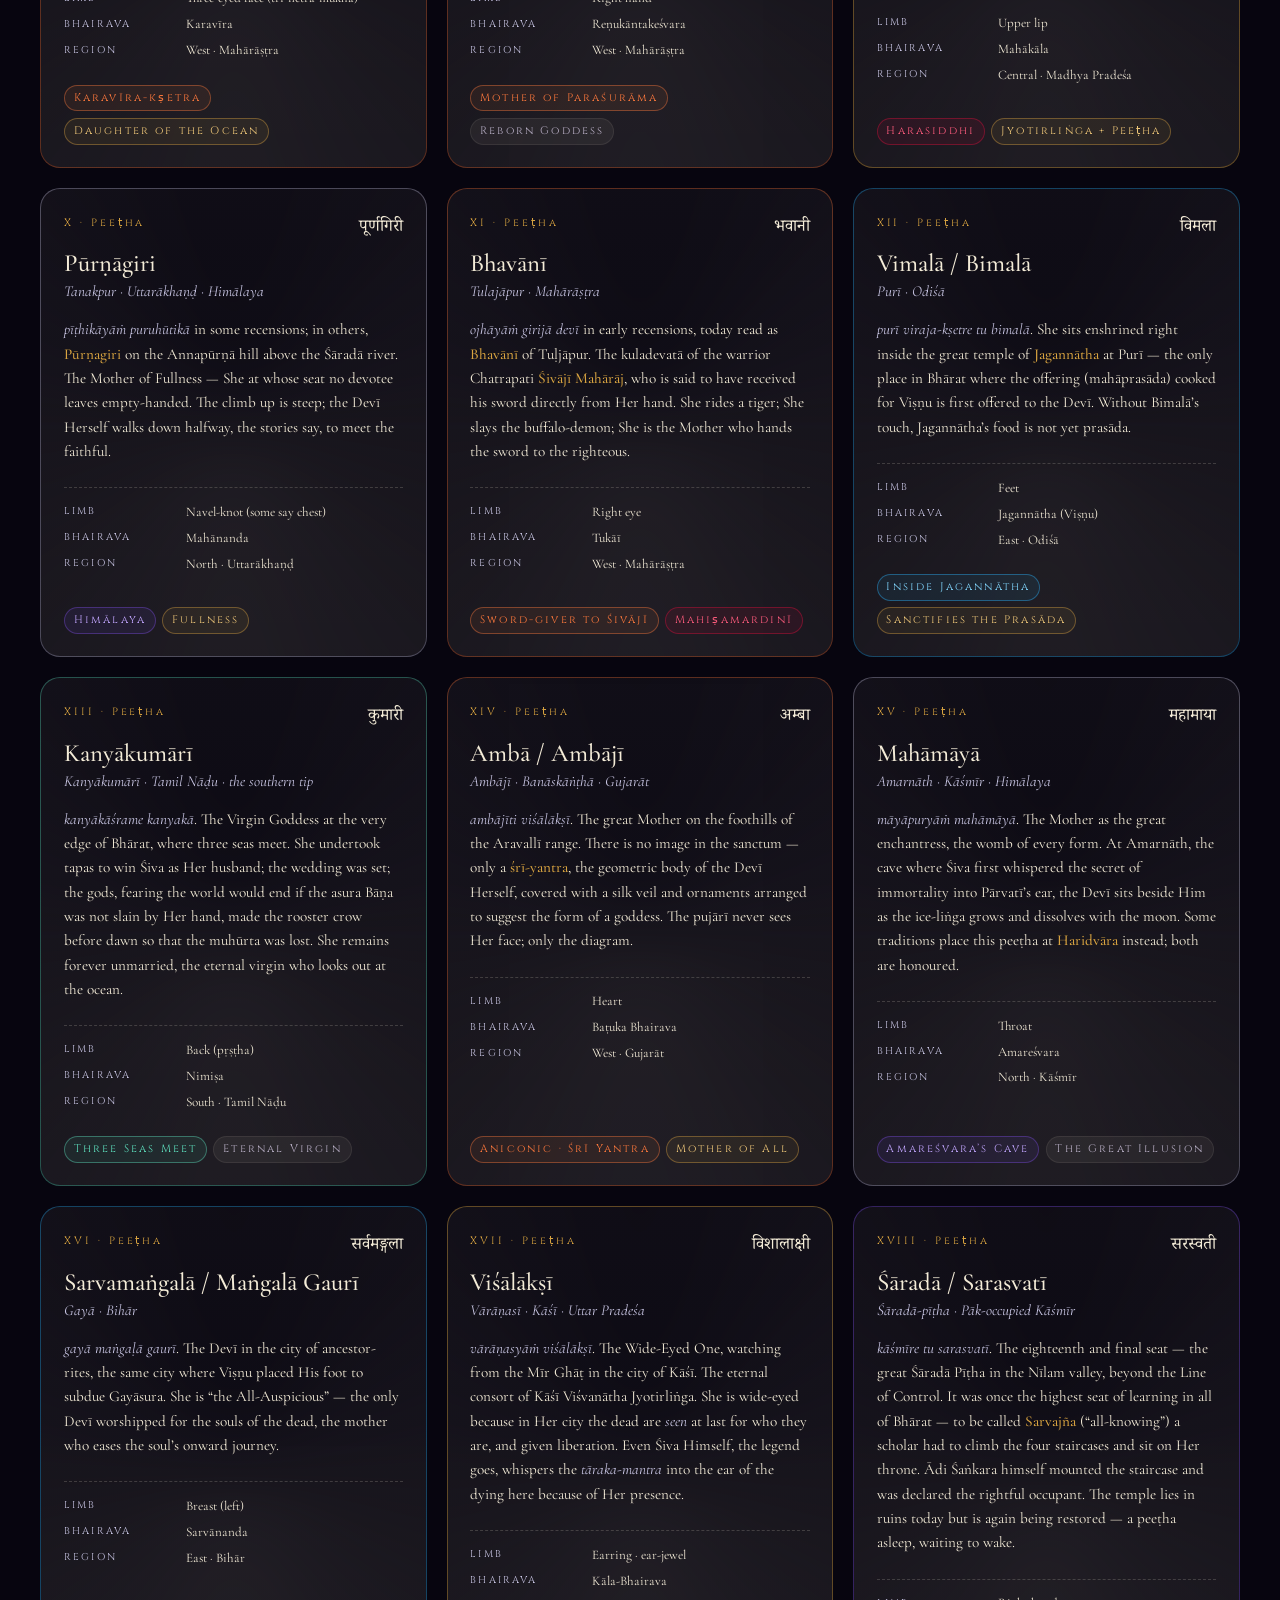
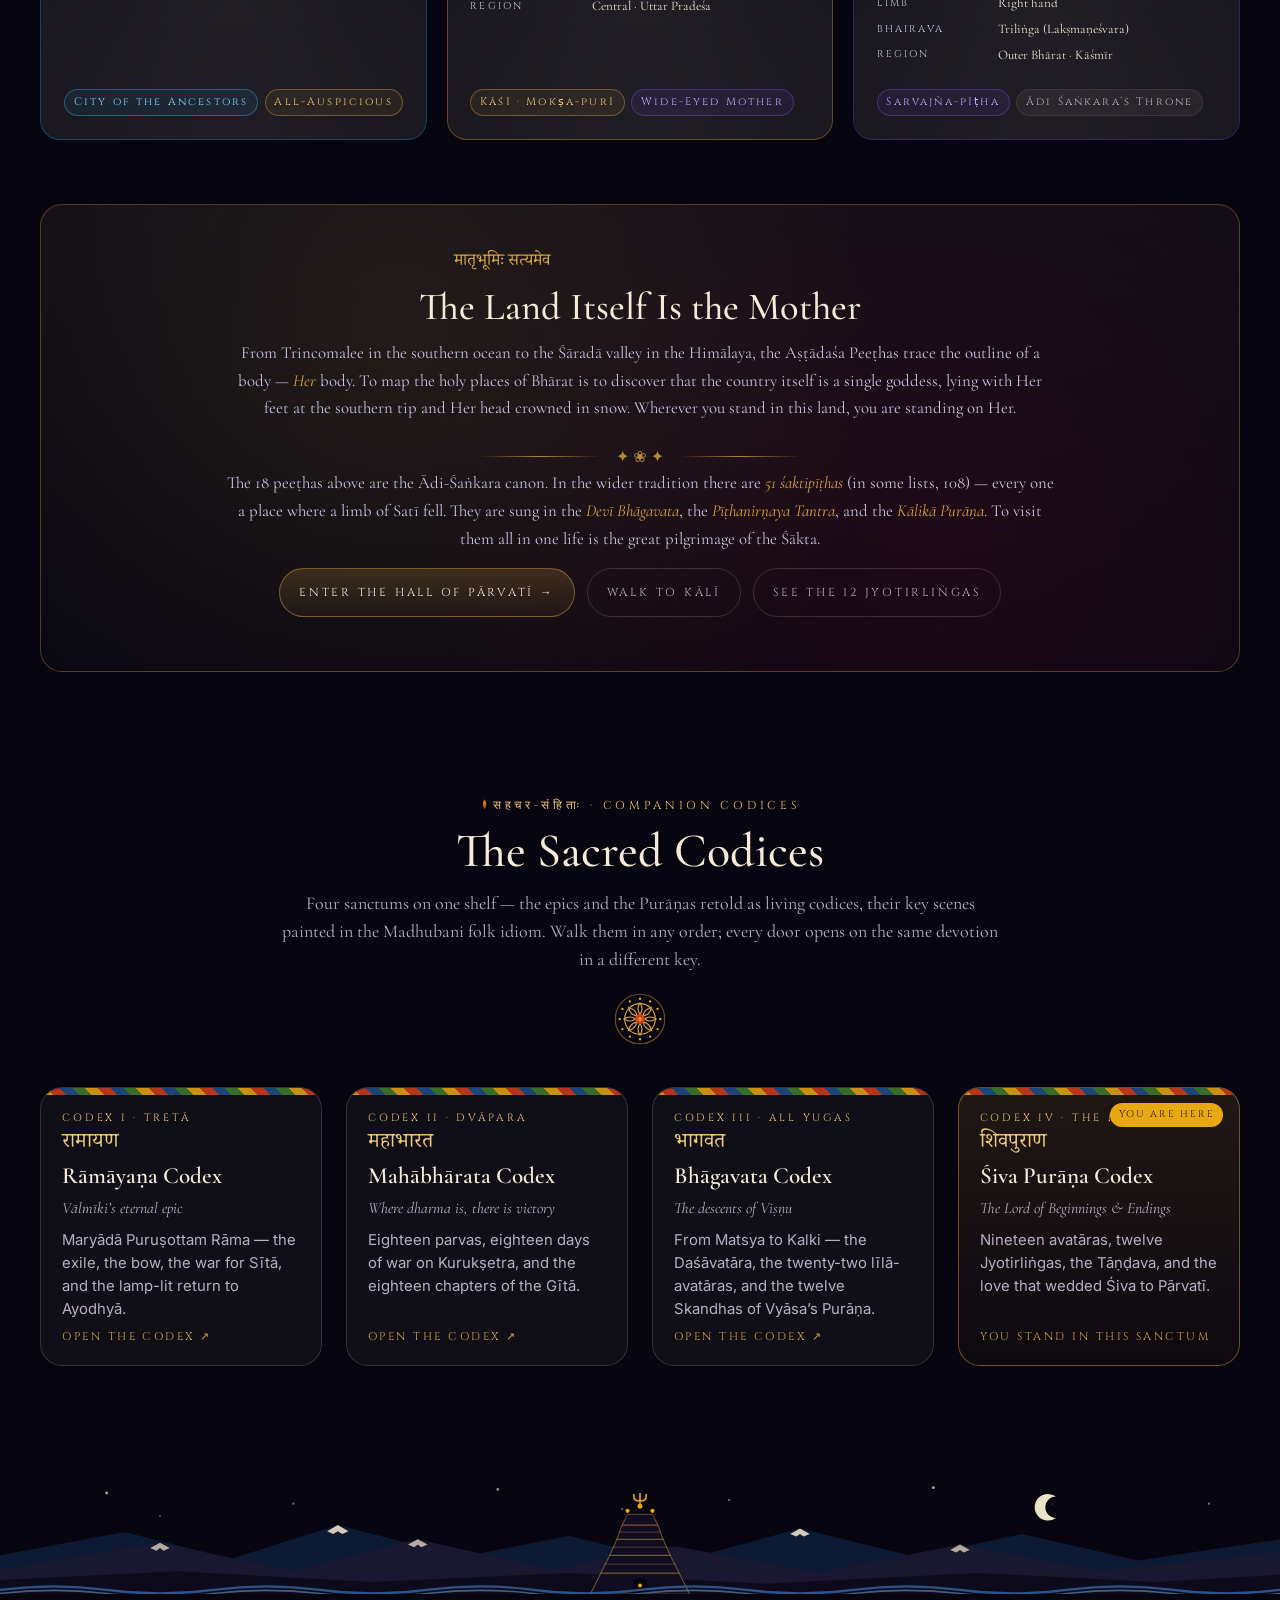
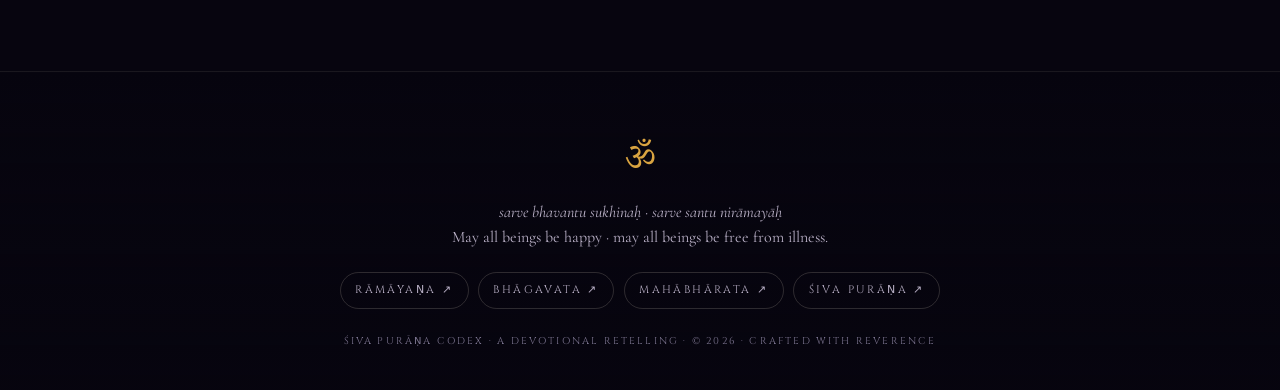
<file: shakti-peethas.html>
<!doctype html>
<html lang="en">
<head>
  <meta charset="utf-8" />
  <meta name="viewport" content="width=device-width, initial-scale=1" />
  <title>Aṣṭādaśa Śakti Peeṭhas — The 18 Sacred Seats of the Mother — Śiva Purāṇa Codex</title>
  <meta name="description" content="The eighteen Aṣṭādaśa Śakti Peeṭhas canonised by Ādi Śaṅkara — the places where the limbs of Satī fell as Viṣṇu cut Her body from Śiva’s grieving arms, each now a temple of the Mother." />
  <meta name="theme-color" content="#07050f" />

  <!-- Open Graph + Twitter -->
  <meta property="og:type" content="website" />
  <meta property="og:site_name" content="Śiva Purāṇa Codex" />
  <meta property="og:title" content="The 18 Aṣṭādaśa Śakti Peeṭhas — Śiva Purāṇa Codex" />
  <meta property="og:description" content="From Lanka to Kashmir, from Sindh to Assam — the eighteen sacred seats of the Mother where Satī’s body fell." />
  <meta name="twitter:card" content="summary" />
  <meta name="twitter:title" content="The 18 Aṣṭādaśa Śakti Peeṭhas" />
  <meta name="twitter:description" content="The eighteen sacred seats canonised by Ādi Śaṅkara." />

  <!-- Fonts -->
  <link rel="preconnect" href="https://fonts.googleapis.com" />
  <link rel="preconnect" href="https://fonts.gstatic.com" crossorigin />
  <link href="https://fonts.googleapis.com/css2?family=Cinzel:wght@400;500;600&family=Cormorant+Garamond:ital,wght@0,400;0,500;0,600;1,400;1,500&family=Inter:wght@400;500;600&family=Noto+Serif+Devanagari:wght@400;500;600&display=swap" rel="stylesheet" />

  <!-- Styles -->
  <link rel="stylesheet" href="assets/css/reset.css" />
  <link rel="stylesheet" href="assets/css/global.css" />
  <link rel="stylesheet" href="assets/css/search.css" />
  <link rel="stylesheet" href="assets/css/pages/shakti-peethas.css" />
  <link rel="stylesheet" href="assets/css/divinity.css" />
</head>
<body>

  <a class="skip" href="#main" style="position:absolute;left:-9999px;">Skip to main content</a>

  <!-- ============ HEADER ============ -->
  <header class="site-header">
    <div class="shell">
      <a class="brand" href="index.html" aria-label="Śiva Purāṇa Codex home">
        <svg class="trishul" viewBox="0 0 24 24" fill="none" stroke="currentColor" stroke-width="1.6" aria-hidden="true">
          <path d="M12 2v20" />
          <path d="M6 6c0 3 2 5 6 5s6-2 6-5" />
          <path d="M6 6v-2M18 6v-2M12 4v-2" />
          <path d="M9 22h6" />
        </svg>
        <span><strong>ŚIVA</strong>&nbsp;<em>PURĀṆA</em>&nbsp;CODEX</span>
      </a>

      <button class="nav-toggle" data-nav-toggle aria-expanded="false" aria-controls="primary-nav" aria-label="Toggle navigation">
        <svg viewBox="0 0 24 24" fill="none" stroke="currentColor" stroke-width="1.8" aria-hidden="true">
          <path d="M3 7h18M3 12h18M3 17h18" />
        </svg>
      </button>

      <nav class="site-nav" id="primary-nav" data-nav aria-label="Primary">
        <ul role="list">
          <li><a href="index.html">Home</a></li>
          <li><a href="characters.html">Pantheon</a></li>
          <li><a href="avatars.html">Avatāras</a></li>
          <li><a href="jyotirlingas.html">Jyotirliṅgas</a></li>
          <li><a href="shakti-peethas.html" aria-current="page">Peeṭhas</a></li>
          <li><a href="tandava.html">Tāṇḍava</a></li>
          <li><a href="love-story.html">Love</a></li>
          <li><a href="stories.html">Kathās</a></li>
          <li><a href="book.html">Read the Book</a></li>
          <li><a href="parvati.html">Pārvatī</a></li>
          <li><a href="kali.html">Kālī</a></li>
          <li><a href="trimurti.html">Trimūrti</a></li>
          <li><a href="themes.html">Themes</a></li>
          <li><a href="lineage.html">Lineage</a></li>
          <li><a href="glossary.html">Glossary</a></li>
        </ul>
      </nav>

      <button class="search-btn" type="button" data-search-open aria-label="Search the codex" title="Press / or Ctrl+K">
        <svg viewBox="0 0 24 24" fill="none" stroke="currentColor" stroke-width="1.8" aria-hidden="true">
          <circle cx="11" cy="11" r="7"/><path d="m20 20-3.5-3.5"/>
        </svg>
        <span class="search-btn__label">Search</span>
        <kbd class="search-btn__key">⌘K</kbd>
      </button>
    </div>
  </header>

  <main id="main">

    <!-- ============ HERO ============ -->
    <section class="sp-hero">
      <div class="shell">
        <p class="deva">अष्टादश शक्तिपीठानि</p>
        <h1 class="gold-text">The Eighteen Śakti Peeṭhas</h1>
        <p>
          When Satī immolated Herself in Her father Dakṣa’s sacrificial fire, Śiva
          lifted Her burnt body onto His shoulder and began the dance of grief that
          would end the world. To save creation, Viṣṇu released His Sudarśana cakra
          and cut the body — limb by limb — until Her weight was lifted from the
          Lord. Where each piece fell, the earth itself became holy. These are the
          eighteen seats Ādi Śaṅkara named in his hymn — the eighteen wombs of the
          Mother that still receive Her children today.
        </p>
        <div class="divider" aria-hidden="true">✦ ❀ ✦</div>
      </div>
    </section>


    <!-- ============ ORIGIN PANEL ============ -->
    <section class="shell">
      <div class="sp-origin">
        <p class="deva-sm">पीठोत्पत्तिकथा</p>
        <h2>How the Peeṭhas Were Born</h2>
        <p>
          Read the full version of this tale in <a href="love-story.html#ch-2">Chapter II
          of the love story</a> and in <a href="stories.html">the Kathās</a>. In brief:
          Dakṣa, jealous of his ascetic son-in-law, performed a great yajña and
          deliberately did not invite Śiva. Satī went anyway. The insult became
          unbearable; She walked into the sacrificial fire and was consumed.
        </p>
        <p>
          When Śiva heard, the universe heard with Him. He tore a lock of His matted
          hair, flung it to the ground, and from it leapt <strong>Vīrabhadra</strong>,
          who marched on the yajña and broke it. Then Śiva took Satī’s body upon
          His shoulder and began to dance. The dance grew so vast that the gods knew
          if it continued the cosmos itself would shatter. So <strong>Viṣṇu</strong>,
          following behind unseen, released His <em>Sudarśana cakra</em>, and one
          by one the limbs of the Devī fell to the earth.
        </p>
        <p>
          Eighteen of those places became the great seats — the
          <strong>Aṣṭādaśa Śakti Peeṭhas</strong> — sung by Ādi Śaṅkara himself in
          his short hymn. At each seat the Mother is enshrined under a special name,
          and the Lord stands as Her <em>Bhairava</em>, Her guardian. To visit them
          is to take the body of the Mother into your own.
        </p>
      </div>
    </section>


    <!-- ============ THE STOTRA ============ -->
    <section class="shell">
      <div class="sp-stotra">
        <p class="deva-sm">श्री आदिशङ्करविरचितम् · अष्टादशशक्तिपीठस्तोत्रम्</p>
        <blockquote>
          लङ्कायां शाङ्करीदेवी कामाक्षी काञ्चिकापुरे ।<br/>
          प्रद्युम्ने शृङ्खलादेवी चामुण्डा क्रौञ्चपट्टणे ॥<br/>
          अलम्पुरे जोगुलाम्बा श्रीशैले भ्रमराम्बिका ।<br/>
          कोल्हापुरे महालक्ष्मीर्मुहुर्ये एकवीरिका ॥
        </blockquote>
        <cite>— the opening verses of the Aṣṭādaśa Śakti Peeṭha Stotram</cite>
      </div>
    </section>


    <!-- ============ INDEX RIBBON ============ -->
    <section class="shell">
      <header class="sp-head">
        <p class="deva-sm">पीठानि</p>
        <h2>The Eighteen Seats</h2>
        <p>
          From Laṅkā in the southern ocean to Kāmākhyā on the Brahmaputra, from
          Hingulā in Baluchistan to Jvālāmukhī in Himachal — the eighteen seats span
          the whole of greater Bhārat. Each card below names the Devī, the place,
          the limb that fell there, and Her Bhairava.
        </p>
      </header>

      <nav class="sp-index" aria-label="Index of Peeṭhas">
        <a href="#sp-01">I · Śāṅkarī</a>
        <a href="#sp-02">II · Kāmākṣī</a>
        <a href="#sp-03">III · Śṛṅkhalā</a>
        <a href="#sp-04">IV · Cāmuṇḍeśvarī</a>
        <a href="#sp-05">V · Jogulāmbā</a>
        <a href="#sp-06">VI · Bhramarāmbikā</a>
        <a href="#sp-07">VII · Mahālakṣmī</a>
        <a href="#sp-08">VIII · Ekavīrikā</a>
        <a href="#sp-09">IX · Mahākālī</a>
        <a href="#sp-10">X · Pūrṇagiri</a>
        <a href="#sp-11">XI · Bhavānī</a>
        <a href="#sp-12">XII · Bimalā</a>
        <a href="#sp-13">XIII · Kumārī</a>
        <a href="#sp-14">XIV · Ambā</a>
        <a href="#sp-15">XV · Mahāmāyā</a>
        <a href="#sp-16">XVI · Sarvamaṅgalā</a>
        <a href="#sp-17">XVII · Viśālākṣī</a>
        <a href="#sp-18">XVIII · Sarasvatī</a>
      </nav>


      <!-- ============ THE 18 SEATS ============ -->
      <div class="sp-grid">

        <!-- I — Śāṅkarī · Trincomalee · Sri Lanka -->
        <article id="sp-01" class="spcard spcard--outer">
          <header class="spcard__head">
            <span class="spcard__num">I · Peeṭha</span>
            <p class="spcard__deva">शाङ्करी देवी</p>
          </header>
          <h3 class="spcard__name">Śāṅkarī Devī</h3>
          <p class="spcard__place">Trincomalee · Śrī Laṅkā</p>
          <p class="spcard__body">
            The very <strong>first</strong> of the eighteen, named at the start of
            the stotra: <em>laṅkāyāṁ śāṅkarī devī</em>. She was once enshrined at
            the cliff-temple of Koṇeśvaram on the eastern coast of Laṅkā — the
            relic was lost when the temple was destroyed in 1622, but the seat
            itself remains, a place to which pilgrims still travel.
          </p>
          <dl class="spcard__meta">
            <dt>Limb</dt><dd>Groin (jāghana-dāra)</dd>
            <dt>Bhairava</dt><dd>Rākṣaseśvara</dd>
            <dt>Region</dt><dd>Outer Bhārat · Laṅkā</dd>
          </dl>
          <div class="spcard__tags">
            <span class="chip chip--violet">Koṇeśvaram</span>
            <span class="chip">Lost Temple</span>
          </div>
        </article>

        <!-- II — Kāmākṣī · Kāñcīpuram -->
        <article id="sp-02" class="spcard spcard--south">
          <header class="spcard__head">
            <span class="spcard__num">II · Peeṭha</span>
            <p class="spcard__deva">कामाक्षी</p>
          </header>
          <h3 class="spcard__name">Kāmākṣī</h3>
          <p class="spcard__place">Kāñcīpuram · Tamil Nāḍu</p>
          <p class="spcard__body">
            <em>kāmākṣī kāñcikāpure</em> — the second seat. The Devī whose
            very glance grants desire. Kāñcīpuram is the only city in Bhārat where
            Pārvatī herself is the sole goddess for miles around — no other devī
            is enshrined within the temple-town. Ādi Śaṅkara installed Her Śrī
            Cakra here.
          </p>
          <dl class="spcard__meta">
            <dt>Limb</dt><dd>Navel · the place of desire</dd>
            <dt>Bhairava</dt><dd>Ekāmranātha (Śiva)</dd>
            <dt>Region</dt><dd>South · Tamil Nāḍu</dd>
          </dl>
          <div class="spcard__tags">
            <span class="chip chip--green">Ekāmra-kṣetra</span>
            <span class="chip chip--gold">Śrī Vidyā</span>
          </div>
        </article>

        <!-- III — Śṛṅkhalā · Pradyumna · Bengal -->
        <article id="sp-03" class="spcard spcard--east">
          <header class="spcard__head">
            <span class="spcard__num">III · Peeṭha</span>
            <p class="spcard__deva">शृङ्खला देवी</p>
          </header>
          <h3 class="spcard__name">Śṛṅkhalā Devī</h3>
          <p class="spcard__place">Pradyumna · Hooghly · Paścim Baṅgāl</p>
          <p class="spcard__body">
            <em>pradyumne śṛṅkhalādevī</em>. Her name means “the chained one.”
            She is said to have been bound at the chest by the celestial chains
            that finally lifted Satī’s body from Śiva’s shoulder, and where the
            chain itself fell, this third peeṭha was born.
          </p>
          <dl class="spcard__meta">
            <dt>Limb</dt><dd>Belly · stomach-chain</dd>
            <dt>Bhairava</dt><dd>Bhīma Lochana</dd>
            <dt>Region</dt><dd>East · Bengal</dd>
          </dl>
          <div class="spcard__tags">
            <span class="chip chip--blue">Pradyumna</span>
            <span class="chip">The Chained One</span>
          </div>
        </article>

        <!-- IV — Cāmuṇḍeśvarī · Mysore -->
        <article id="sp-04" class="spcard spcard--south">
          <header class="spcard__head">
            <span class="spcard__num">IV · Peeṭha</span>
            <p class="spcard__deva">चामुण्डा</p>
          </header>
          <h3 class="spcard__name">Cāmuṇḍeśvarī</h3>
          <p class="spcard__place">Krauñca Paṭṭaṇa · Mysūru · Karnāṭaka</p>
          <p class="spcard__body">
            <em>cāmuṇḍā krauñca-paṭṭaṇe</em>. She slew the asuras Caṇḍa and Muṇḍa
            and earned Her name. She sits atop the Cāmuṇḍī hill above the city of
            Mysūru, watching the south. The Mahārājas of Mysore have been Her
            servants for centuries; She is their kuladevatā.
          </p>
          <dl class="spcard__meta">
            <dt>Limb</dt><dd>Hair (keśa)</dd>
            <dt>Bhairava</dt><dd>Mahābala</dd>
            <dt>Region</dt><dd>South · Karnāṭaka</dd>
          </dl>
          <div class="spcard__tags">
            <span class="chip chip--kali">Slayer of Caṇḍa-Muṇḍa</span>
            <span class="chip chip--green">Cāmuṇḍī Hill</span>
          </div>
        </article>

        <!-- V — Jogulāmbā · Alampur -->
        <article id="sp-05" class="spcard spcard--central">
          <header class="spcard__head">
            <span class="spcard__num">V · Peeṭha</span>
            <p class="spcard__deva">जोगुलाम्बा</p>
          </header>
          <h3 class="spcard__name">Jogulāmbā</h3>
          <p class="spcard__place">Alampur · Telaṅgāṇa</p>
          <p class="spcard__body">
            <em>alampure joguḷāmbā</em>. The Mother of Yogins — “Yogula-ambā.”
            Her temple stands on the bank of the Tuṅgabhadrā, just before it
            joins the Kṛṣṇā. She is enshrined seated on a corpse, fierce and
            unsmiling, with serpents and a scorpion on Her head, surrounded by
            navabrahma temples to Śiva — Her Bhairava court.
          </p>
          <dl class="spcard__meta">
            <dt>Limb</dt><dd>Upper teeth</dd>
            <dt>Bhairava</dt><dd>Bāla Brahmeśvara</dd>
            <dt>Region</dt><dd>Central · Telaṅgāṇa</dd>
          </dl>
          <div class="spcard__tags">
            <span class="chip chip--gold">Tuṅgabhadrā</span>
            <span class="chip chip--kali">Mother of Yogins</span>
          </div>
        </article>

        <!-- VI — Bhramarāmbikā · Srisailam -->
        <article id="sp-06" class="spcard spcard--south">
          <header class="spcard__head">
            <span class="spcard__num">VI · Peeṭha</span>
            <p class="spcard__deva">भ्रमराम्बिका</p>
          </header>
          <h3 class="spcard__name">Bhramarāmbikā</h3>
          <p class="spcard__place">Śrīśailam · Āndhra Pradeśa</p>
          <p class="spcard__body">
            <em>śrīśaile bhramarāmbikā</em>. She took the form of a swarm of
            <strong>black bees</strong> (bhramara) to slay the asura Aruṇāsura, who
            was protected from every creature with more than two or less than four
            legs. She is the great consort of <a href="jyotirlingas.html">Mallikārjuna
            Jyotirliṅga</a> — and this is the only place in all of Bhārat where
            a Jyotirliṅga and a Śakti Peeṭha sit on the same hill.
          </p>
          <dl class="spcard__meta">
            <dt>Limb</dt><dd>Upper neck (grīva)</dd>
            <dt>Bhairava</dt><dd>Mallikārjuna</dd>
            <dt>Region</dt><dd>South · Āndhra Pradeśa</dd>
          </dl>
          <div class="spcard__tags">
            <span class="chip chip--green">Bees · Bhramara</span>
            <span class="chip chip--gold">Jyotirliṅga + Peeṭha</span>
          </div>
        </article>

        <!-- VII — Mahālakṣmī · Kolhapur -->
        <article id="sp-07" class="spcard spcard--west">
          <header class="spcard__head">
            <span class="spcard__num">VII · Peeṭha</span>
            <p class="spcard__deva">महालक्ष्मी</p>
          </header>
          <h3 class="spcard__name">Mahālakṣmī</h3>
          <p class="spcard__place">Kolhāpur · Mahārāṣṭra</p>
          <p class="spcard__body">
            <em>kolhāpure mahālakṣmīḥ</em>. The Mother of Wealth in Her seat at
            Karavīra. The Devī here is identified with Lakṣmī Herself, the consort
            of Viṣṇu — a rare alignment that makes Kolhāpur a temple where
            Vaiṣṇavas, Śāktas, and Śaivas all bow at the same threshold.
          </p>
          <dl class="spcard__meta">
            <dt>Limb</dt><dd>Three-eyed face (tri-netra-mukha)</dd>
            <dt>Bhairava</dt><dd>Karavīra</dd>
            <dt>Region</dt><dd>West · Mahārāṣṭra</dd>
          </dl>
          <div class="spcard__tags">
            <span class="chip chip--fire">Karavīra-kṣetra</span>
            <span class="chip chip--gold">Daughter of the Ocean</span>
          </div>
        </article>

        <!-- VIII — Ekavīrikā · Mahur -->
        <article id="sp-08" class="spcard spcard--west">
          <header class="spcard__head">
            <span class="spcard__num">VIII · Peeṭha</span>
            <p class="spcard__deva">एकवीरिका</p>
          </header>
          <h3 class="spcard__name">Ekavīrikā / Reṇukā</h3>
          <p class="spcard__place">Māhur · Mahārāṣṭra</p>
          <p class="spcard__body">
            <em>muhurye ekavīrikā</em>. She is identified with
            <strong>Reṇukā</strong>, the mother of Paraśurāma. After her
            beheading and miraculous rebirth, she ascended as a goddess at this
            hill. Her temple is one of the <em>śaktipīṭha-trikoṇa</em> shrines
            of the Nāgpur–Hyderabad triangle.
          </p>
          <dl class="spcard__meta">
            <dt>Limb</dt><dd>Right hand</dd>
            <dt>Bhairava</dt><dd>Reṇukāntakeśvara</dd>
            <dt>Region</dt><dd>West · Mahārāṣṭra</dd>
          </dl>
          <div class="spcard__tags">
            <span class="chip chip--fire">Mother of Paraśurāma</span>
            <span class="chip">Reborn Goddess</span>
          </div>
        </article>

        <!-- IX — Mahākālī · Ujjain -->
        <article id="sp-09" class="spcard spcard--central">
          <header class="spcard__head">
            <span class="spcard__num">IX · Peeṭha</span>
            <p class="spcard__deva">महाकाली</p>
          </header>
          <h3 class="spcard__name">Mahākālī / Harasiddhi</h3>
          <p class="spcard__place">Ujjayinī · Madhya Pradeśa</p>
          <p class="spcard__body">
            <em>ujjayinyāṁ mahākālī</em>. She sits beside the great
            <a href="jyotirlingas.html">Mahākāleśvara Jyotirliṅga</a> in the
            ancient city of Ujjayinī. Worshipped as
            <strong>Harasiddhi Devī</strong> by the great king Vikramāditya, whose
            justice she personally guaranteed for a thousand years. Read more on
            Her in the <a href="kali.html">Hall of Kālī</a>.
          </p>
          <dl class="spcard__meta">
            <dt>Limb</dt><dd>Upper lip</dd>
            <dt>Bhairava</dt><dd>Mahākāla</dd>
            <dt>Region</dt><dd>Central · Madhya Pradeśa</dd>
          </dl>
          <div class="spcard__tags">
            <span class="chip chip--kali">Harasiddhi</span>
            <span class="chip chip--gold">Jyotirliṅga + Peeṭha</span>
          </div>
        </article>

        <!-- X — Pūrṇagiri -->
        <article id="sp-10" class="spcard spcard--north">
          <header class="spcard__head">
            <span class="spcard__num">X · Peeṭha</span>
            <p class="spcard__deva">पूर्णगिरी</p>
          </header>
          <h3 class="spcard__name">Pūrṇāgiri</h3>
          <p class="spcard__place">Tanakpur · Uttarākhaṇḍ · Himālaya</p>
          <p class="spcard__body">
            <em>pīṭhikāyāṁ puruhūtikā</em> in some recensions; in others,
            <strong>Pūrṇagiri</strong> on the Annapūrṇā hill above the Śāradā
            river. The Mother of Fullness — She at whose seat no devotee leaves
            empty-handed. The climb up is steep; the Devī Herself walks down
            halfway, the stories say, to meet the faithful.
          </p>
          <dl class="spcard__meta">
            <dt>Limb</dt><dd>Navel-knot (some say chest)</dd>
            <dt>Bhairava</dt><dd>Mahānanda</dd>
            <dt>Region</dt><dd>North · Uttarākhaṇḍ</dd>
          </dl>
          <div class="spcard__tags">
            <span class="chip chip--violet">Himālaya</span>
            <span class="chip chip--gold">Fullness</span>
          </div>
        </article>

        <!-- XI — Bhavānī · Tuljapur -->
        <article id="sp-11" class="spcard spcard--west">
          <header class="spcard__head">
            <span class="spcard__num">XI · Peeṭha</span>
            <p class="spcard__deva">भवानी</p>
          </header>
          <h3 class="spcard__name">Bhavānī</h3>
          <p class="spcard__place">Tulajāpur · Mahārāṣṭra</p>
          <p class="spcard__body">
            <em>ojhāyāṁ girijā devī</em> in early recensions, today read as
            <strong>Bhavānī</strong> of Tuḷjāpur. The kuladevatā of the warrior
            Chatrapati <strong>Śivājī Mahārāj</strong>, who is said to have
            received his sword directly from Her hand. She rides a tiger; She
            slays the buffalo-demon; She is the Mother who hands the sword to the
            righteous.
          </p>
          <dl class="spcard__meta">
            <dt>Limb</dt><dd>Right eye</dd>
            <dt>Bhairava</dt><dd>Tukāī</dd>
            <dt>Region</dt><dd>West · Mahārāṣṭra</dd>
          </dl>
          <div class="spcard__tags">
            <span class="chip chip--fire">Sword-giver to Śivājī</span>
            <span class="chip chip--kali">Mahiṣamardinī</span>
          </div>
        </article>

        <!-- XII — Bimalā · Puri -->
        <article id="sp-12" class="spcard spcard--east">
          <header class="spcard__head">
            <span class="spcard__num">XII · Peeṭha</span>
            <p class="spcard__deva">विमला</p>
          </header>
          <h3 class="spcard__name">Vimalā / Bimalā</h3>
          <p class="spcard__place">Purī · Odiśā</p>
          <p class="spcard__body">
            <em>purī viraja-kṣetre tu bimalā</em>. She sits enshrined right inside
            the great temple of <strong>Jagannātha</strong> at Purī — the only
            place in Bhārat where the offering (mahāprasāda) cooked for Viṣṇu is
            first offered to the Devī. Without Bimalā’s touch, Jagannātha’s
            food is not yet prasāda.
          </p>
          <dl class="spcard__meta">
            <dt>Limb</dt><dd>Feet</dd>
            <dt>Bhairava</dt><dd>Jagannātha (Viṣṇu)</dd>
            <dt>Region</dt><dd>East · Odiśā</dd>
          </dl>
          <div class="spcard__tags">
            <span class="chip chip--blue">Inside Jagannātha</span>
            <span class="chip chip--gold">Sanctifies the Prasāda</span>
          </div>
        </article>

        <!-- XIII — Kumārī · Kanyakumari -->
        <article id="sp-13" class="spcard spcard--south">
          <header class="spcard__head">
            <span class="spcard__num">XIII · Peeṭha</span>
            <p class="spcard__deva">कुमारी</p>
          </header>
          <h3 class="spcard__name">Kanyākumārī</h3>
          <p class="spcard__place">Kanyākumārī · Tamil Nāḍu · the southern tip</p>
          <p class="spcard__body">
            <em>kanyākāśrame kanyakā</em>. The Virgin Goddess at the very edge of
            Bhārat, where three seas meet. She undertook tapas to win Śiva as
            Her husband; the wedding was set; the gods, fearing the world would
            end if the asura Bāṇa was not slain by Her hand, made the rooster
            crow before dawn so that the muhūrta was lost. She remains forever
            unmarried, the eternal virgin who looks out at the ocean.
          </p>
          <dl class="spcard__meta">
            <dt>Limb</dt><dd>Back (pṛṣṭha)</dd>
            <dt>Bhairava</dt><dd>Nimiṣa</dd>
            <dt>Region</dt><dd>South · Tamil Nāḍu</dd>
          </dl>
          <div class="spcard__tags">
            <span class="chip chip--green">Three Seas Meet</span>
            <span class="chip">Eternal Virgin</span>
          </div>
        </article>

        <!-- XIV — Ambā · Modhera / Junagadh -->
        <article id="sp-14" class="spcard spcard--west">
          <header class="spcard__head">
            <span class="spcard__num">XIV · Peeṭha</span>
            <p class="spcard__deva">अम्बा</p>
          </header>
          <h3 class="spcard__name">Ambā / Ambājī</h3>
          <p class="spcard__place">Ambājī · Banāskāṅṭhā · Gujarāt</p>
          <p class="spcard__body">
            <em>ambājīti viśālākṣī</em>. The great Mother on the foothills of the
            Aravallī range. There is no image in the sanctum — only a
            <strong>śrī-yantra</strong>, the geometric body of the Devī Herself,
            covered with a silk veil and ornaments arranged to suggest the form
            of a goddess. The pujārī never sees Her face; only the diagram.
          </p>
          <dl class="spcard__meta">
            <dt>Limb</dt><dd>Heart</dd>
            <dt>Bhairava</dt><dd>Baṭuka Bhairava</dd>
            <dt>Region</dt><dd>West · Gujarāt</dd>
          </dl>
          <div class="spcard__tags">
            <span class="chip chip--fire">Aniconic · Śrī Yantra</span>
            <span class="chip chip--gold">Mother of All</span>
          </div>
        </article>

        <!-- XV — Mahāmāyā · Amarnath / Mātṛkā -->
        <article id="sp-15" class="spcard spcard--north">
          <header class="spcard__head">
            <span class="spcard__num">XV · Peeṭha</span>
            <p class="spcard__deva">महामाया</p>
          </header>
          <h3 class="spcard__name">Mahāmāyā</h3>
          <p class="spcard__place">Amarnāth · Kāśmīr · Himālaya</p>
          <p class="spcard__body">
            <em>māyāpuryāṁ mahāmāyā</em>. The Mother as the great enchantress, the
            womb of every form. At Amarnāth, the cave where Śiva first whispered
            the secret of immortality into Pārvatī’s ear, the Devī sits beside
            Him as the ice-liṅga grows and dissolves with the moon. Some
            traditions place this peeṭha at <strong>Haridvāra</strong> instead;
            both are honoured.
          </p>
          <dl class="spcard__meta">
            <dt>Limb</dt><dd>Throat</dd>
            <dt>Bhairava</dt><dd>Amareśvara</dd>
            <dt>Region</dt><dd>North · Kāśmīr</dd>
          </dl>
          <div class="spcard__tags">
            <span class="chip chip--violet">Amareśvara’s Cave</span>
            <span class="chip">The Great Illusion</span>
          </div>
        </article>

        <!-- XVI — Sarvamaṅgalā · Gaya -->
        <article id="sp-16" class="spcard spcard--east">
          <header class="spcard__head">
            <span class="spcard__num">XVI · Peeṭha</span>
            <p class="spcard__deva">सर्वमङ्गला</p>
          </header>
          <h3 class="spcard__name">Sarvamaṅgalā / Maṅgalā Gaurī</h3>
          <p class="spcard__place">Gayā · Bihār</p>
          <p class="spcard__body">
            <em>gayā maṅgaḷā gaurī</em>. The Devī in the city of ancestor-rites,
            the same city where Viṣṇu placed His foot to subdue Gayāsura. She is
            “the All-Auspicious” — the only Devī worshipped for the souls of the
            dead, the mother who eases the soul’s onward journey.
          </p>
          <dl class="spcard__meta">
            <dt>Limb</dt><dd>Breast (left)</dd>
            <dt>Bhairava</dt><dd>Sarvānanda</dd>
            <dt>Region</dt><dd>East · Bihār</dd>
          </dl>
          <div class="spcard__tags">
            <span class="chip chip--blue">City of the Ancestors</span>
            <span class="chip chip--gold">All-Auspicious</span>
          </div>
        </article>

        <!-- XVII — Viśālākṣī · Varanasi -->
        <article id="sp-17" class="spcard spcard--central">
          <header class="spcard__head">
            <span class="spcard__num">XVII · Peeṭha</span>
            <p class="spcard__deva">विशालाक्षी</p>
          </header>
          <h3 class="spcard__name">Viśālākṣī</h3>
          <p class="spcard__place">Vārāṇasī · Kāśī · Uttar Pradeśa</p>
          <p class="spcard__body">
            <em>vārāṇasyāṁ viśālākṣī</em>. The Wide-Eyed One, watching from the
            Mīr Ghāṭ in the city of Kāśī. The eternal consort of
            <a href="jyotirlingas.html">Kāśī Viśvanātha Jyotirliṅga</a>. She is
            wide-eyed because in Her city the dead are <em>seen</em> at last for
            who they are, and given liberation. Even Śiva Himself, the legend
            goes, whispers the <em>tāraka-mantra</em> into the ear of the dying
            here because of Her presence.
          </p>
          <dl class="spcard__meta">
            <dt>Limb</dt><dd>Earring · ear-jewel</dd>
            <dt>Bhairava</dt><dd>Kāla-Bhairava</dd>
            <dt>Region</dt><dd>Central · Uttar Pradeśa</dd>
          </dl>
          <div class="spcard__tags">
            <span class="chip chip--gold">Kāśī · Mokṣa-purī</span>
            <span class="chip chip--violet">Wide-Eyed Mother</span>
          </div>
        </article>

        <!-- XVIII — Sarasvatī · Kashmir -->
        <article id="sp-18" class="spcard spcard--outer">
          <header class="spcard__head">
            <span class="spcard__num">XVIII · Peeṭha</span>
            <p class="spcard__deva">सरस्वती</p>
          </header>
          <h3 class="spcard__name">Śāradā / Sarasvatī</h3>
          <p class="spcard__place">Śāradā-pīṭha · Pāk-occupied Kāśmīr</p>
          <p class="spcard__body">
            <em>kāśmīre tu sarasvatī</em>. The eighteenth and final seat — the
            great Śāradā Pīṭha in the Nīlam valley, beyond the Line of Control.
            It was once the highest seat of learning in all of Bhārat — to be
            called <strong>Sarvajña</strong> (“all-knowing”) a scholar had to
            climb the four staircases and sit on Her throne. Ādi Śaṅkara himself
            mounted the staircase and was declared the rightful occupant. The
            temple lies in ruins today but is again being restored — a peeṭha
            asleep, waiting to wake.
          </p>
          <dl class="spcard__meta">
            <dt>Limb</dt><dd>Right hand</dd>
            <dt>Bhairava</dt><dd>Triliṅga (Lakṣmaṇeśvara)</dd>
            <dt>Region</dt><dd>Outer Bhārat · Kāśmīr</dd>
          </dl>
          <div class="spcard__tags">
            <span class="chip chip--violet">Sarvajña-pīṭha</span>
            <span class="chip">Ādi Śaṅkara’s Throne</span>
          </div>
        </article>

      </div>
    </section>


    <!-- ============ CLOSING TEACHING ============ -->
    <section class="shell">
      <div class="sp-teaching">
        <p class="deva-sm">मातृभूमिः सत्यमेव</p>
        <h2>The Land Itself Is the Mother</h2>
        <p>
          From Trincomalee in the southern ocean to the Śāradā valley in the
          Himālaya, the Aṣṭādaśa Peeṭhas trace the outline of a body —
          <em>Her</em> body. To map the holy places of Bhārat is to discover that
          the country itself is a single goddess, lying with Her feet at the
          southern tip and Her head crowned in snow. Wherever you stand in this
          land, you are standing on Her.
        </p>
        <div class="divider" aria-hidden="true">✦ ❀ ✦</div>
        <p>
          The 18 peeṭhas above are the Ādi-Śaṅkara canon. In the wider tradition
          there are <em>51 śaktipīṭhas</em> (in some lists, 108) — every one a
          place where a limb of Satī fell. They are sung in the
          <em>Devī Bhāgavata</em>, the <em>Pīṭhanirṇaya Tantra</em>, and the
          <em>Kālikā Purāṇa</em>. To visit them all in one life is the great
          pilgrimage of the Śākta.
        </p>
        <p style="margin-top:1rem;">
          <a class="btn" href="parvati.html">Enter the Hall of Pārvatī →</a>
          &nbsp;
          <a class="btn btn--ghost" href="kali.html">Walk to Kālī</a>
          &nbsp;
          <a class="btn btn--ghost" href="jyotirlingas.html">See the 12 Jyotirliṅgas</a>
        </p>
      </div>
    </section>


    <!-- ============ THE SACRED CODICES ============ -->
    <section class="codices" aria-labelledby="codices-head">
      <div class="shell">
        <div class="codices__head">
          <p class="codices__eyebrow"><svg class="tri-flame" viewBox="0 0 12 18" aria-hidden="true"><path d="M6 1 Q11 8 6 16 Q1 8 6 1Z" fill="#e8a812" stroke="#d43d1a" stroke-width="1"/><path d="M6 7 Q8.6 11 6 15 Q3.4 11 6 7Z" fill="#d43d1a"/></svg>सहचर-संहिताः · Companion Codices</p>
          <h2 id="codices-head" class="codices__title">The Sacred Codices</h2>
          <p class="codices__lede">Four sanctums on one shelf — the epics and the Purāṇas retold as living codices, their key scenes painted in the Madhubani folk idiom. Walk them in any order; every door opens on the same devotion in a different key.</p>
          <div class="mandala-divider" aria-hidden="true"><svg viewBox="0 0 60 60" fill="none" stroke="#d9a441" stroke-width="1.3" aria-hidden="true"><circle cx="30" cy="30" r="27.5" opacity=".45"/><circle cx="52.5" cy="30.0" r="1.3" fill="#d9a441" stroke="none"/><circle cx="49.5" cy="41.2" r="1.3" fill="#d9a441" stroke="none"/><circle cx="41.2" cy="49.5" r="1.3" fill="#d9a441" stroke="none"/><circle cx="30.0" cy="52.5" r="1.3" fill="#d9a441" stroke="none"/><circle cx="18.8" cy="49.5" r="1.3" fill="#d9a441" stroke="none"/><circle cx="10.5" cy="41.2" r="1.3" fill="#d9a441" stroke="none"/><circle cx="7.5" cy="30.0" r="1.3" fill="#d9a441" stroke="none"/><circle cx="10.5" cy="18.8" r="1.3" fill="#d9a441" stroke="none"/><circle cx="18.7" cy="10.5" r="1.3" fill="#d9a441" stroke="none"/><circle cx="30.0" cy="7.5" r="1.3" fill="#d9a441" stroke="none"/><circle cx="41.2" cy="10.5" r="1.3" fill="#d9a441" stroke="none"/><circle cx="49.5" cy="18.7" r="1.3" fill="#d9a441" stroke="none"/><circle cx="30" cy="30" r="17"/><path d="M30 12 Q34.5 19 30 25 Q25.5 19 30 12Z" transform="rotate(0 30 30)"/><path d="M30 12 Q34.5 19 30 25 Q25.5 19 30 12Z" transform="rotate(45 30 30)"/><path d="M30 12 Q34.5 19 30 25 Q25.5 19 30 12Z" transform="rotate(90 30 30)"/><path d="M30 12 Q34.5 19 30 25 Q25.5 19 30 12Z" transform="rotate(135 30 30)"/><path d="M30 12 Q34.5 19 30 25 Q25.5 19 30 12Z" transform="rotate(180 30 30)"/><path d="M30 12 Q34.5 19 30 25 Q25.5 19 30 12Z" transform="rotate(225 30 30)"/><path d="M30 12 Q34.5 19 30 25 Q25.5 19 30 12Z" transform="rotate(270 30 30)"/><path d="M30 12 Q34.5 19 30 25 Q25.5 19 30 12Z" transform="rotate(315 30 30)"/><circle cx="30" cy="30" r="5.5" fill="#d43d1a" stroke="none"/><circle cx="30" cy="30" r="2" fill="#e8a812" stroke="none"/></svg></div>
        </div>
        <div class="codices__grid">
          <a class="codex-link" href="https://unigalactix.github.io/RAMAYANA/" target="_blank" rel="noopener">
            <span class="codex-link__corner">Codex I · Tretā</span>
            <span class="codex-link__deva">रामायण</span>
            <span class="codex-link__title">Rāmāyaṇa Codex</span>
            <span class="codex-link__epithet">Vālmīki’s eternal epic</span>
            <span class="codex-link__desc">Maryādā Puruṣottam Rāma — the exile, the bow, the war for Sītā, and the lamp-lit return to Ayodhyā.</span>
            <span class="codex-link__cta">Open the Codex ↗</span>
          </a>
          <a class="codex-link" href="https://unigalactix.github.io/Mahabharat/" target="_blank" rel="noopener">
            <span class="codex-link__corner">Codex II · Dvāpara</span>
            <span class="codex-link__deva">महाभारत</span>
            <span class="codex-link__title">Mahābhārata Codex</span>
            <span class="codex-link__epithet">Where dharma is, there is victory</span>
            <span class="codex-link__desc">Eighteen parvas, eighteen days of war on Kurukṣetra, and the eighteen chapters of the Gītā.</span>
            <span class="codex-link__cta">Open the Codex ↗</span>
          </a>
          <a class="codex-link" href="https://unigalactix.github.io/BHAGAVATHAM/" target="_blank" rel="noopener">
            <span class="codex-link__corner">Codex III · All Yugas</span>
            <span class="codex-link__deva">भागवत</span>
            <span class="codex-link__title">Bhāgavata Codex</span>
            <span class="codex-link__epithet">The descents of Viṣṇu</span>
            <span class="codex-link__desc">From Matsya to Kalki — the Daśāvatāra, the twenty-two līlā-avatāras, and the twelve Skandhas of Vyāsa’s Purāṇa.</span>
            <span class="codex-link__cta">Open the Codex ↗</span>
          </a>
          <div class="codex-link codex-link--current" aria-current="page">
            <span class="codex-link__here">You are here</span>
            <span class="codex-link__corner">Codex IV · The Mountain</span>
            <span class="codex-link__deva">शिवपुराण</span>
            <span class="codex-link__title">Śiva Purāṇa Codex</span>
            <span class="codex-link__epithet">The Lord of Beginnings &amp; Endings</span>
            <span class="codex-link__desc">Nineteen avatāras, twelve Jyotirliṅgas, the Tāṇḍava, and the love that wedded Śiva to Pārvatī.</span>
            <span class="codex-link__cta">You stand in this sanctum</span>
          </div>
        </div>
      </div>
    </section>
  </main>


  <!-- ============ FOOTER ============ -->

  <!-- ============ KAILĀSA BAND — the mountain above the footer ============ -->
  <div class="kailasa-band" aria-hidden="true">
    <svg viewBox="0 0 1440 132" preserveAspectRatio="none" aria-hidden="true" focusable="false">
      <g fill="#f7ead2">
        <circle cx="120" cy="18" r="1.6" opacity=".7"/><circle cx="330" cy="30" r="1.2" opacity=".5"/>
        <circle cx="560" cy="14" r="1.5" opacity=".6"/><circle cx="820" cy="26" r="1.2" opacity=".5"/>
        <circle cx="1050" cy="12" r="1.6" opacity=".7"/><circle cx="1360" cy="30" r="1.3" opacity=".5"/>
        <circle cx="700" cy="36" r="1.1" opacity=".45"/><circle cx="180" cy="44" r="1.1" opacity=".4"/>
      </g>
      <path d="M1188 22 A15 15 0 1 0 1188 46 A11.5 11.5 0 1 1 1188 22Z" fill="#fdf6da" opacity=".92"/>
      <circle cx="1184" cy="31" r="1.4" fill="#2e1608"/><path d="M1179 39 q4 2.6 8 .8" fill="none" stroke="#2e1608" stroke-width="1.2"/>
      <path d="M0 132 L0 88 L140 62 L260 92 L380 54 L520 90 L640 66 L760 96 L900 58 L1030 90 L1150 64 L1280 94 L1440 70 L1440 132Z" fill="#1d4e89" opacity=".30"/>
      <path d="M368 61 L380 54 L392 61 L385 64 L380 61 L375 64Z" fill="#f7ead2" opacity=".85"/>
      <path d="M889 64 L900 58 L911 64 L904 67 L900 64 L896 67Z" fill="#f7ead2" opacity=".85"/>
      <path d="M0 132 L0 104 L180 74 L330 106 L470 70 L620 104 L760 78 L920 108 L1080 76 L1240 106 L1440 84 L1440 132Z" fill="#1a1730"/>
      <path d="M169 80 L180 74 L191 80 L184 83 L180 80 L176 83Z" fill="#f7ead2" opacity=".7"/>
      <path d="M459 76 L470 70 L481 76 L474 79 L470 76 L466 79Z" fill="#f7ead2" opacity=".7"/>
      <path d="M1069 82 L1080 76 L1091 82 L1084 85 L1080 82 L1076 85Z" fill="#f7ead2" opacity=".7"/>
      <path d="M0 132 L0 116 L200 106 L420 118 L640 108 L860 120 L1100 108 L1300 118 L1440 110 L1440 132Z" fill="#0d0a1c"/>
      <g fill="#100c22" stroke="rgba(217,164,65,.45)" stroke-width="1.2">
        <path d="M664 132 L776 132 L764 108 L676 108Z"/>
        <path d="M676 108 L764 108 L754 88 L686 88Z"/>
        <path d="M686 88 L754 88 L746 70 L694 70Z"/>
        <path d="M694 70 L746 70 L740 54 L700 54Z"/>
        <path d="M700 54 L740 54 L734 42 L706 42Z"/>
      </g>
      <g stroke="rgba(217,164,65,.35)" stroke-width="1"><line x1="679" y1="98" x2="761" y2="98"/><line x1="689" y1="79" x2="751" y2="79"/><line x1="697" y1="62" x2="743" y2="62"/></g>
      <g fill="#e8a812"><circle cx="706" cy="38" r="2.4"/><circle cx="720" cy="33" r="2.8"/><circle cx="734" cy="38" r="2.4"/></g>
      <path d="M720 30 v-12 M713 22 q0 5 7 5 q7 0 7 -5 M713 22 v-3 M727 22 v-3" fill="none" stroke="#e8a812" stroke-width="1.8"/>
      <path d="M712 132 L712 117 Q720 109 728 117 L728 132Z" fill="#07050f"/>
      <circle cx="720" cy="122" r="2.2" fill="#e8a812"/>
      <path d="M0 127 Q60 119 120 127 T240 127 T360 127 T480 127 T600 127 T720 127 T840 127 T960 127 T1080 127 T1200 127 T1320 127 T1440 127" fill="none" stroke="#33629e" stroke-width="2.4" opacity=".85"/>
      <path d="M0 131 Q60 124 120 131 T240 131 T360 131 T480 131 T600 131 T720 131 T840 131 T960 131 T1080 131 T1200 131 T1320 131 T1440 131" fill="none" stroke="#7db8dd" stroke-width="1.8" opacity=".5"/>
    </svg>
  </div>

  <footer class="site-footer">
    <div class="shell">
      <div class="om" aria-hidden="true">ॐ</div>
      <p><em>sarve bhavantu sukhinaḥ · sarve santu nirāmayāḥ</em></p>
      <p>May all beings be happy · may all beings be free from illness.</p>

      <div class="sister">
        <a href="https://unigalactix.github.io/RAMAYANA/"   target="_blank" rel="noopener">Rāmāyaṇa ↗</a>
        <a href="https://unigalactix.github.io/BHAGAVATHAM/" target="_blank" rel="noopener">Bhāgavata ↗</a>
        <a href="https://unigalactix.github.io/Mahabharat/" target="_blank" rel="noopener">Mahābhārata ↗</a>
        <a href="https://unigalactix.github.io/ShivaPuran/" target="_blank" rel="noopener">Śiva Purāṇa ↗</a>
      </div>

      <small>ŚIVA PURĀṆA CODEX · A DEVOTIONAL RETELLING · © <span data-year>2026</span> · CRAFTED WITH REVERENCE</small>
    </div>
  </footer>

  <script src="assets/js/main.js" defer></script>
  <script src="assets/js/search.js" defer></script>
</body>
</html>
</file>
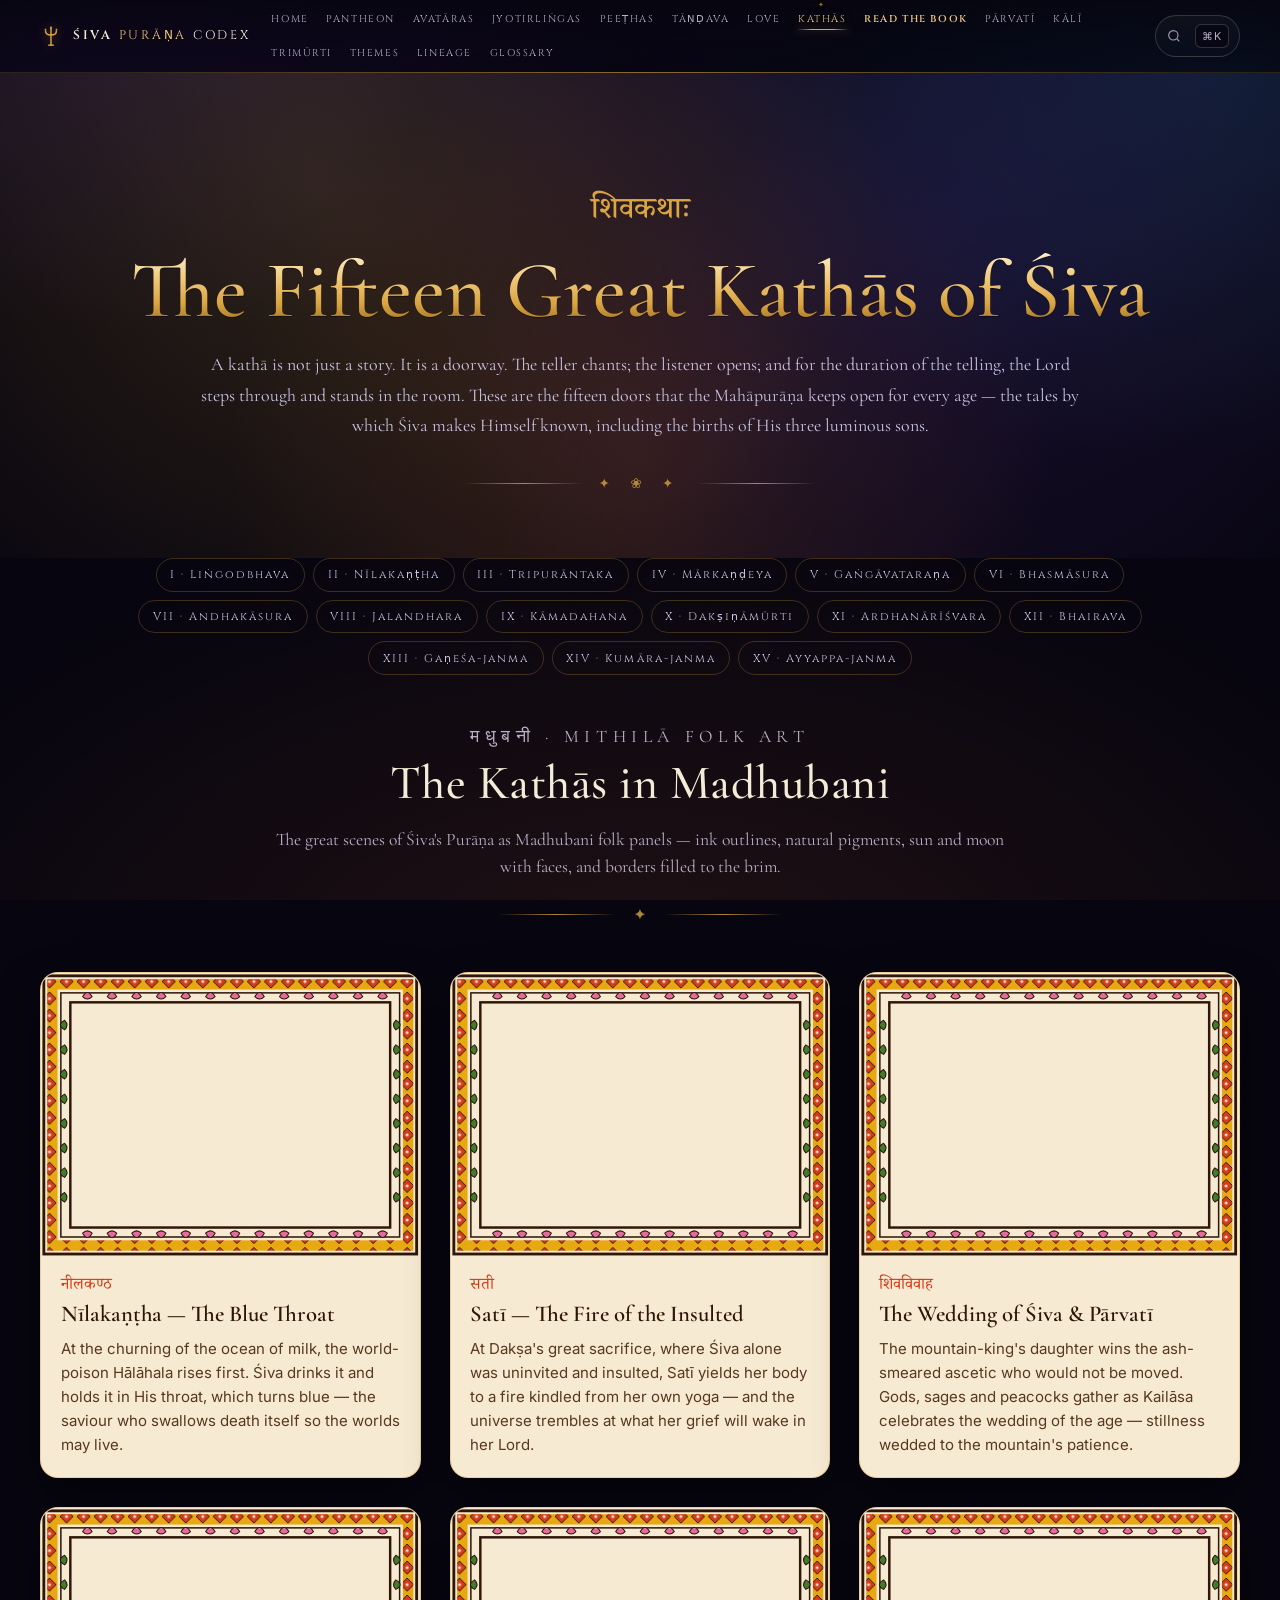
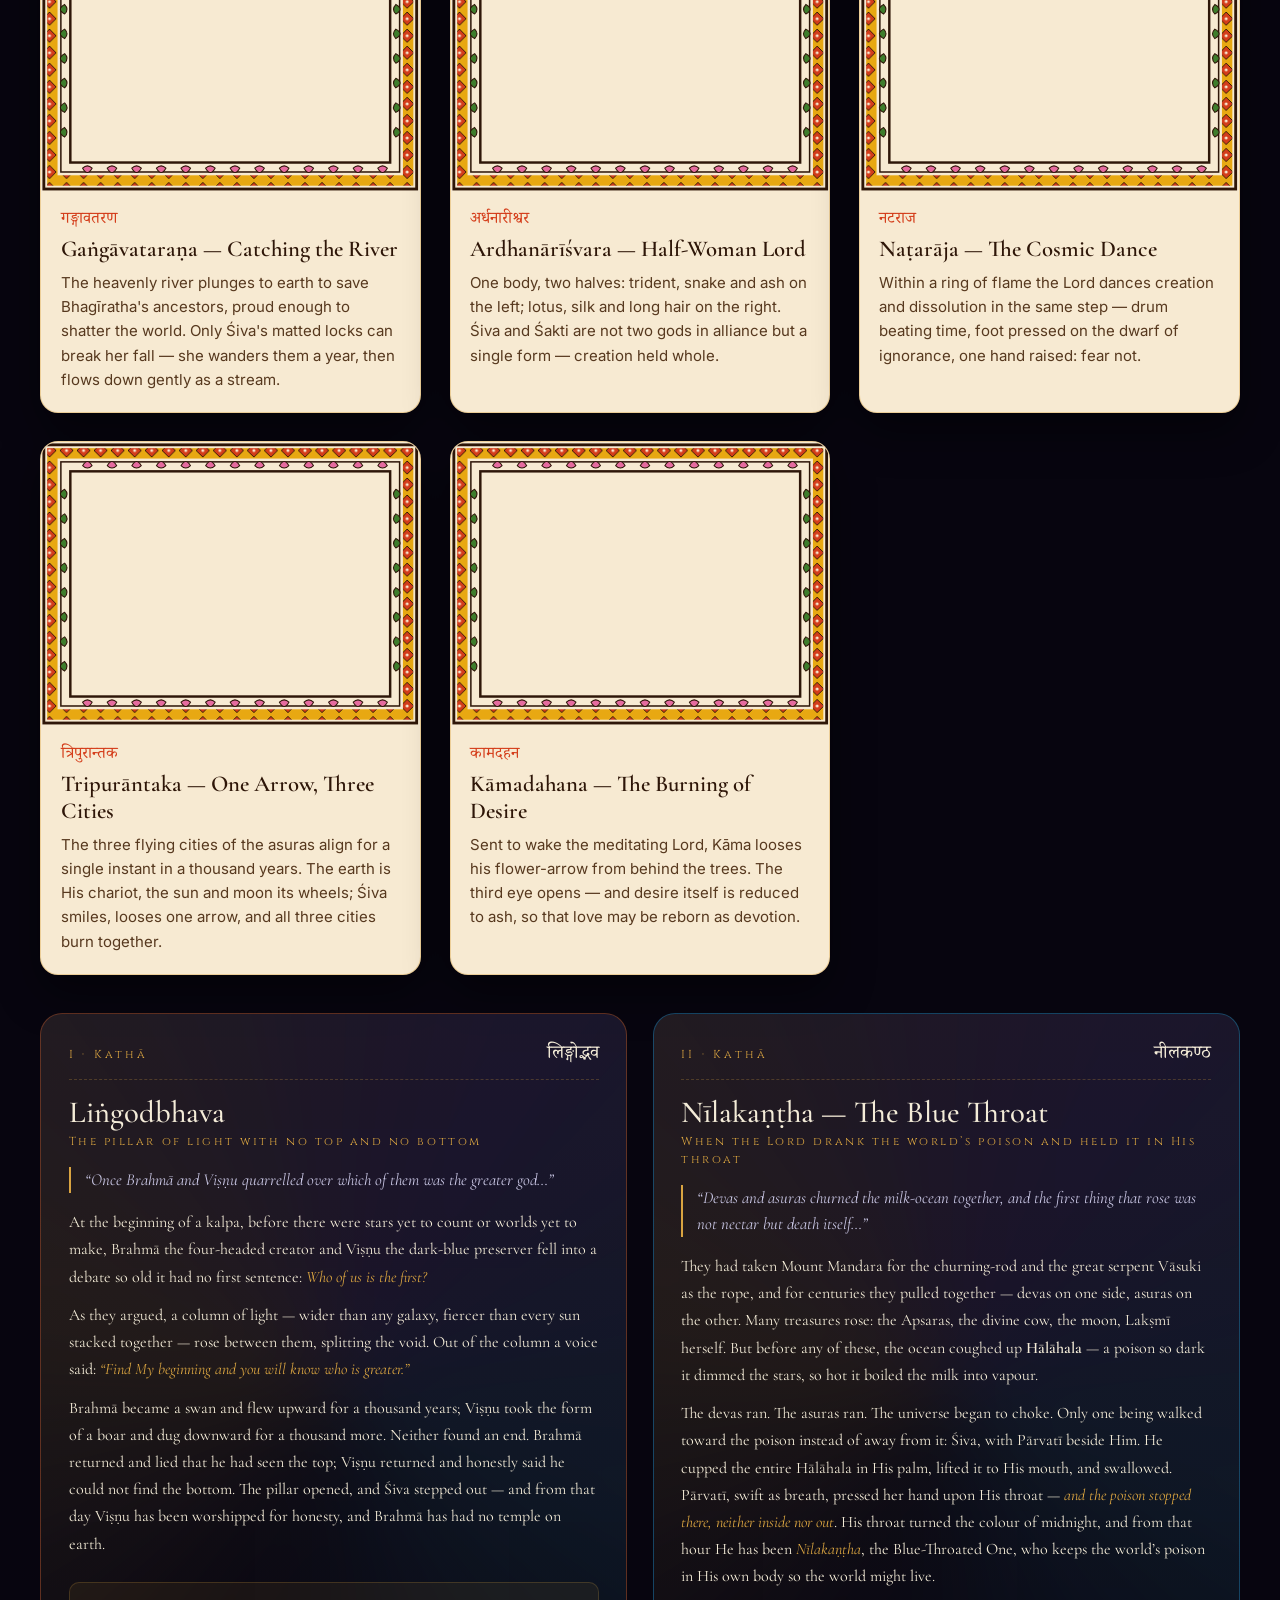
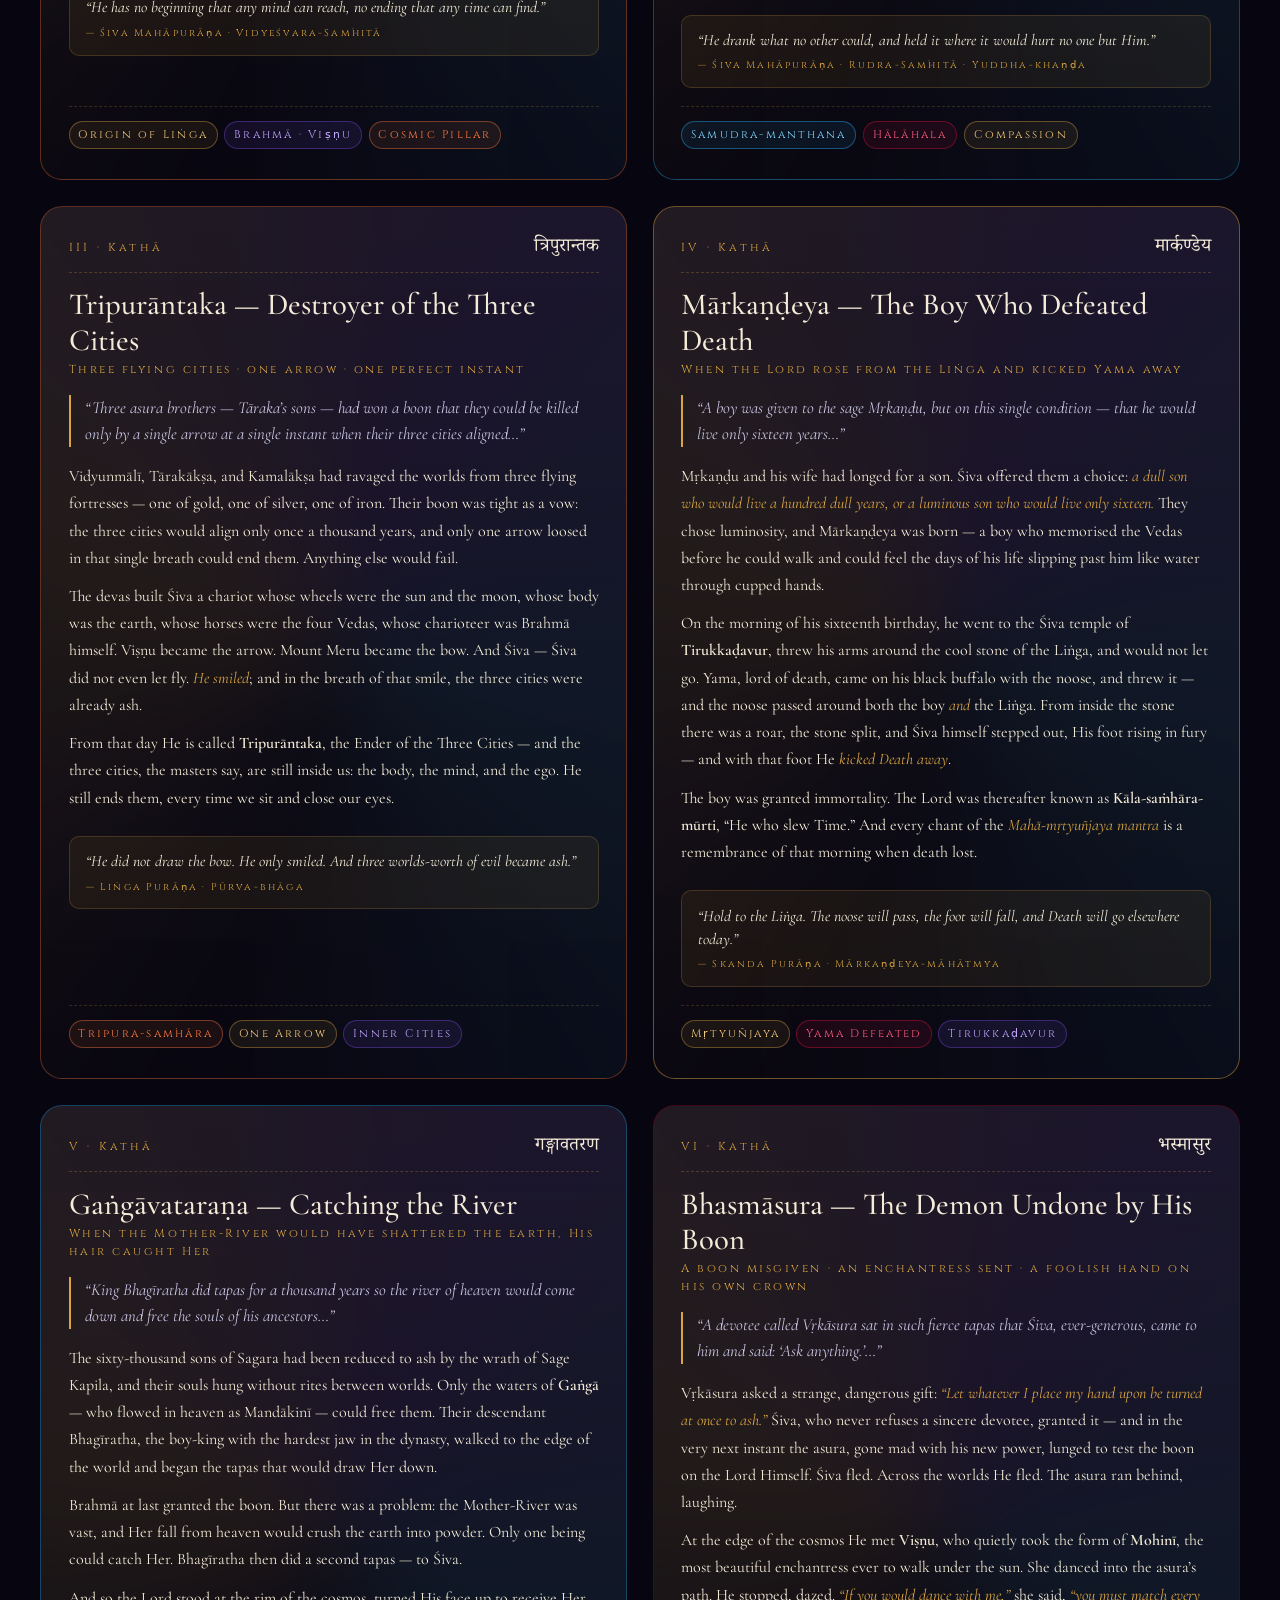
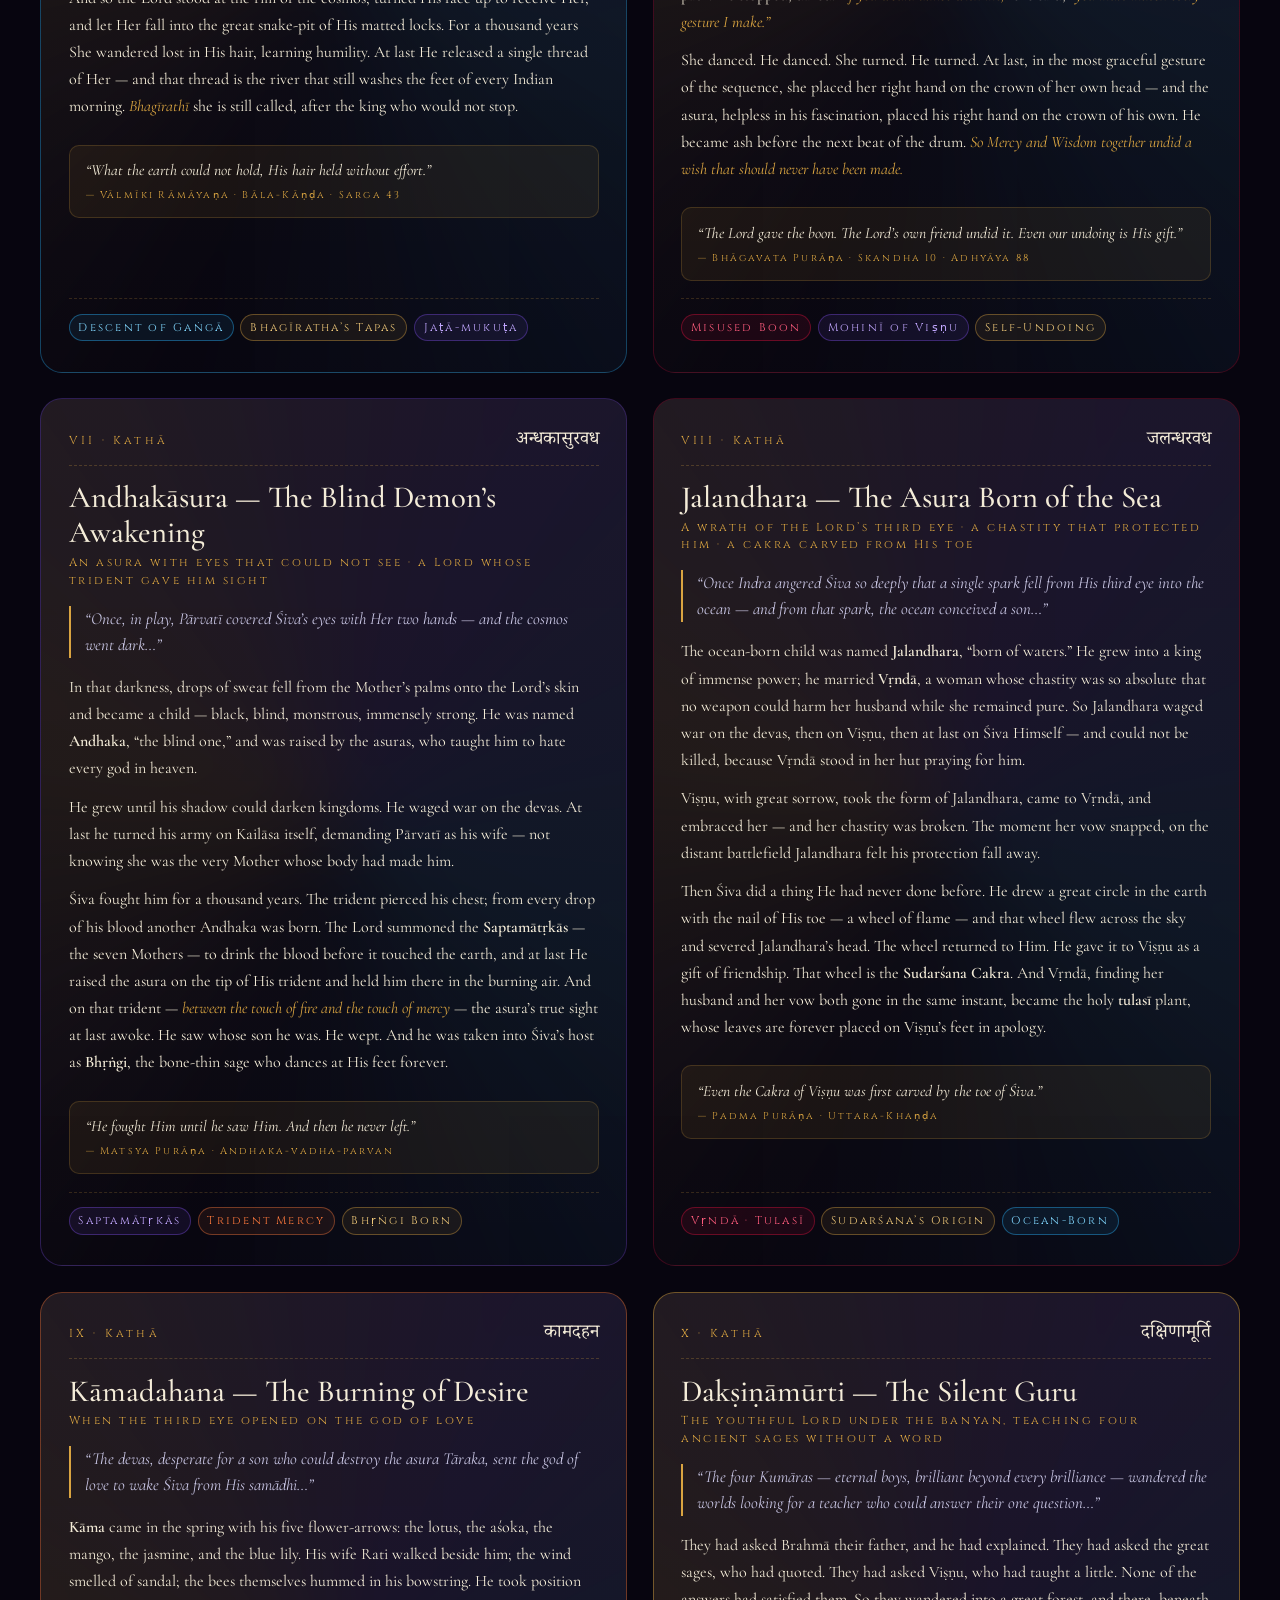
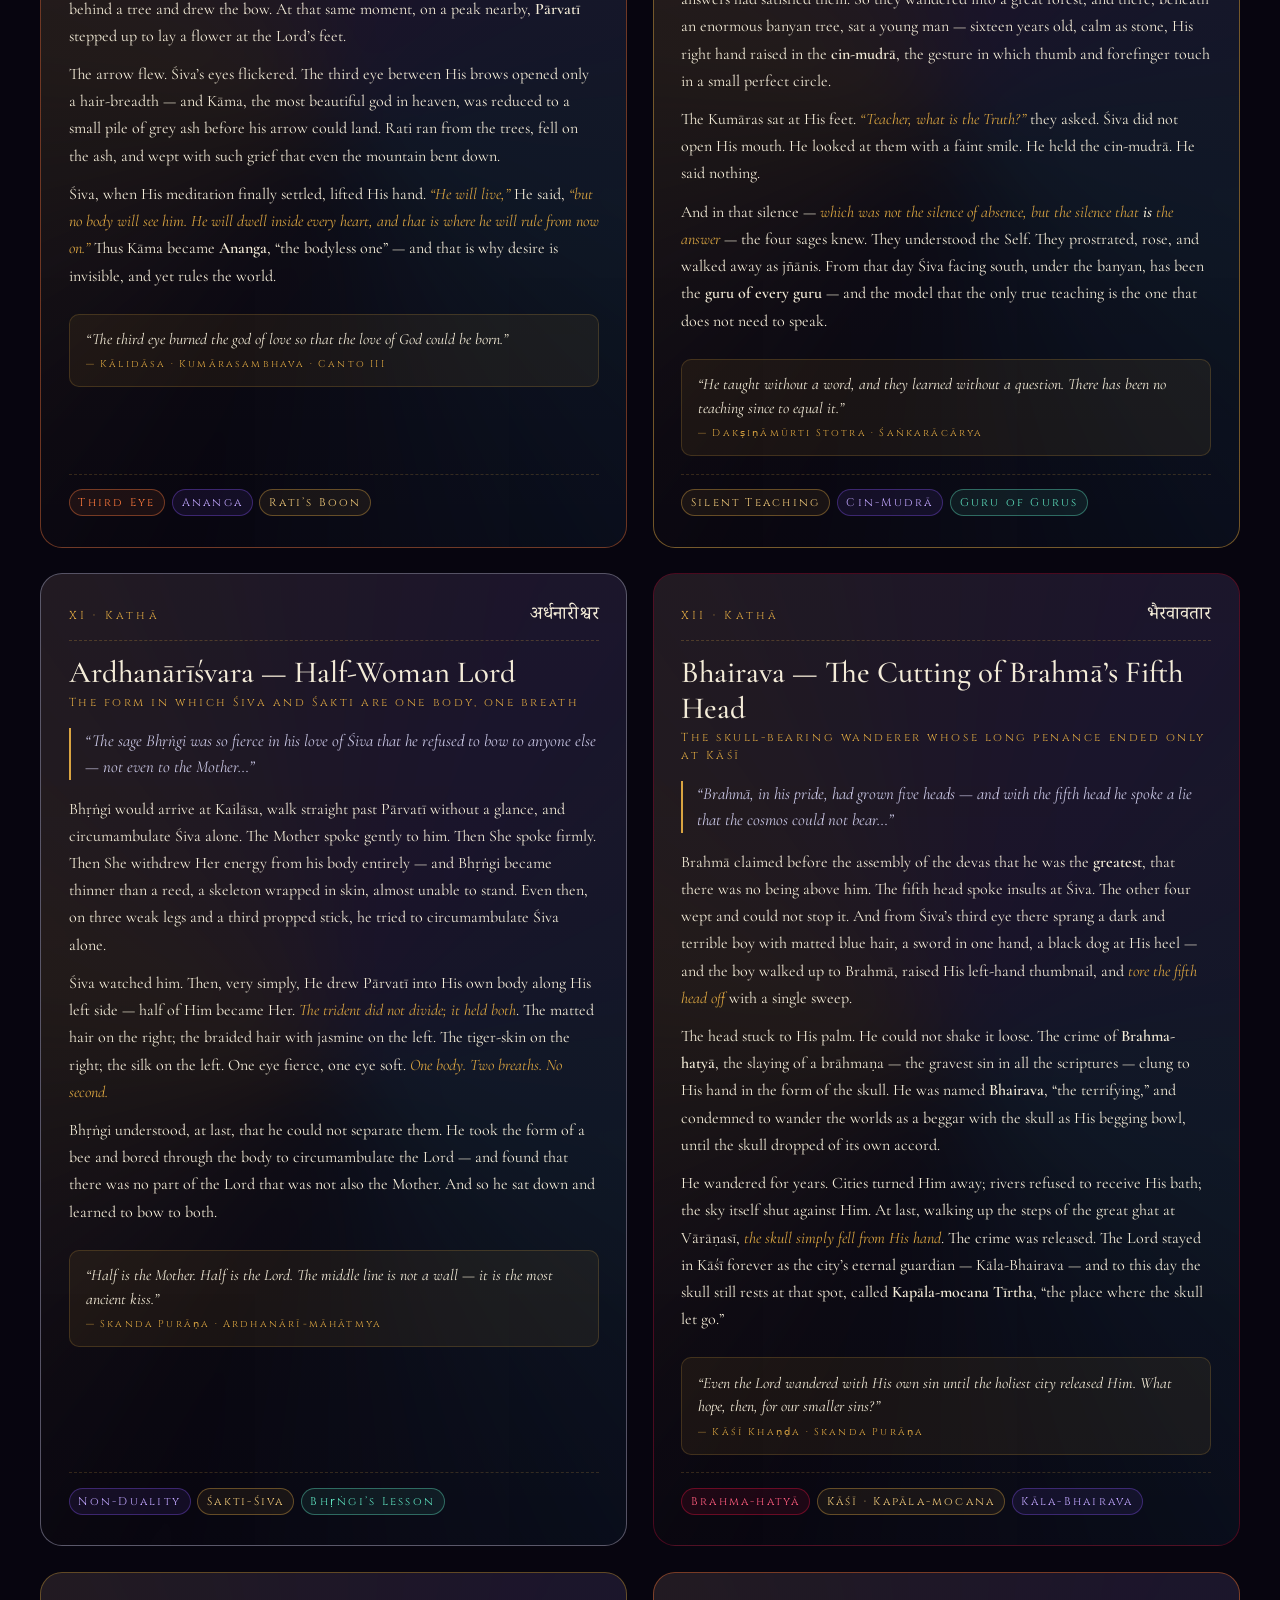
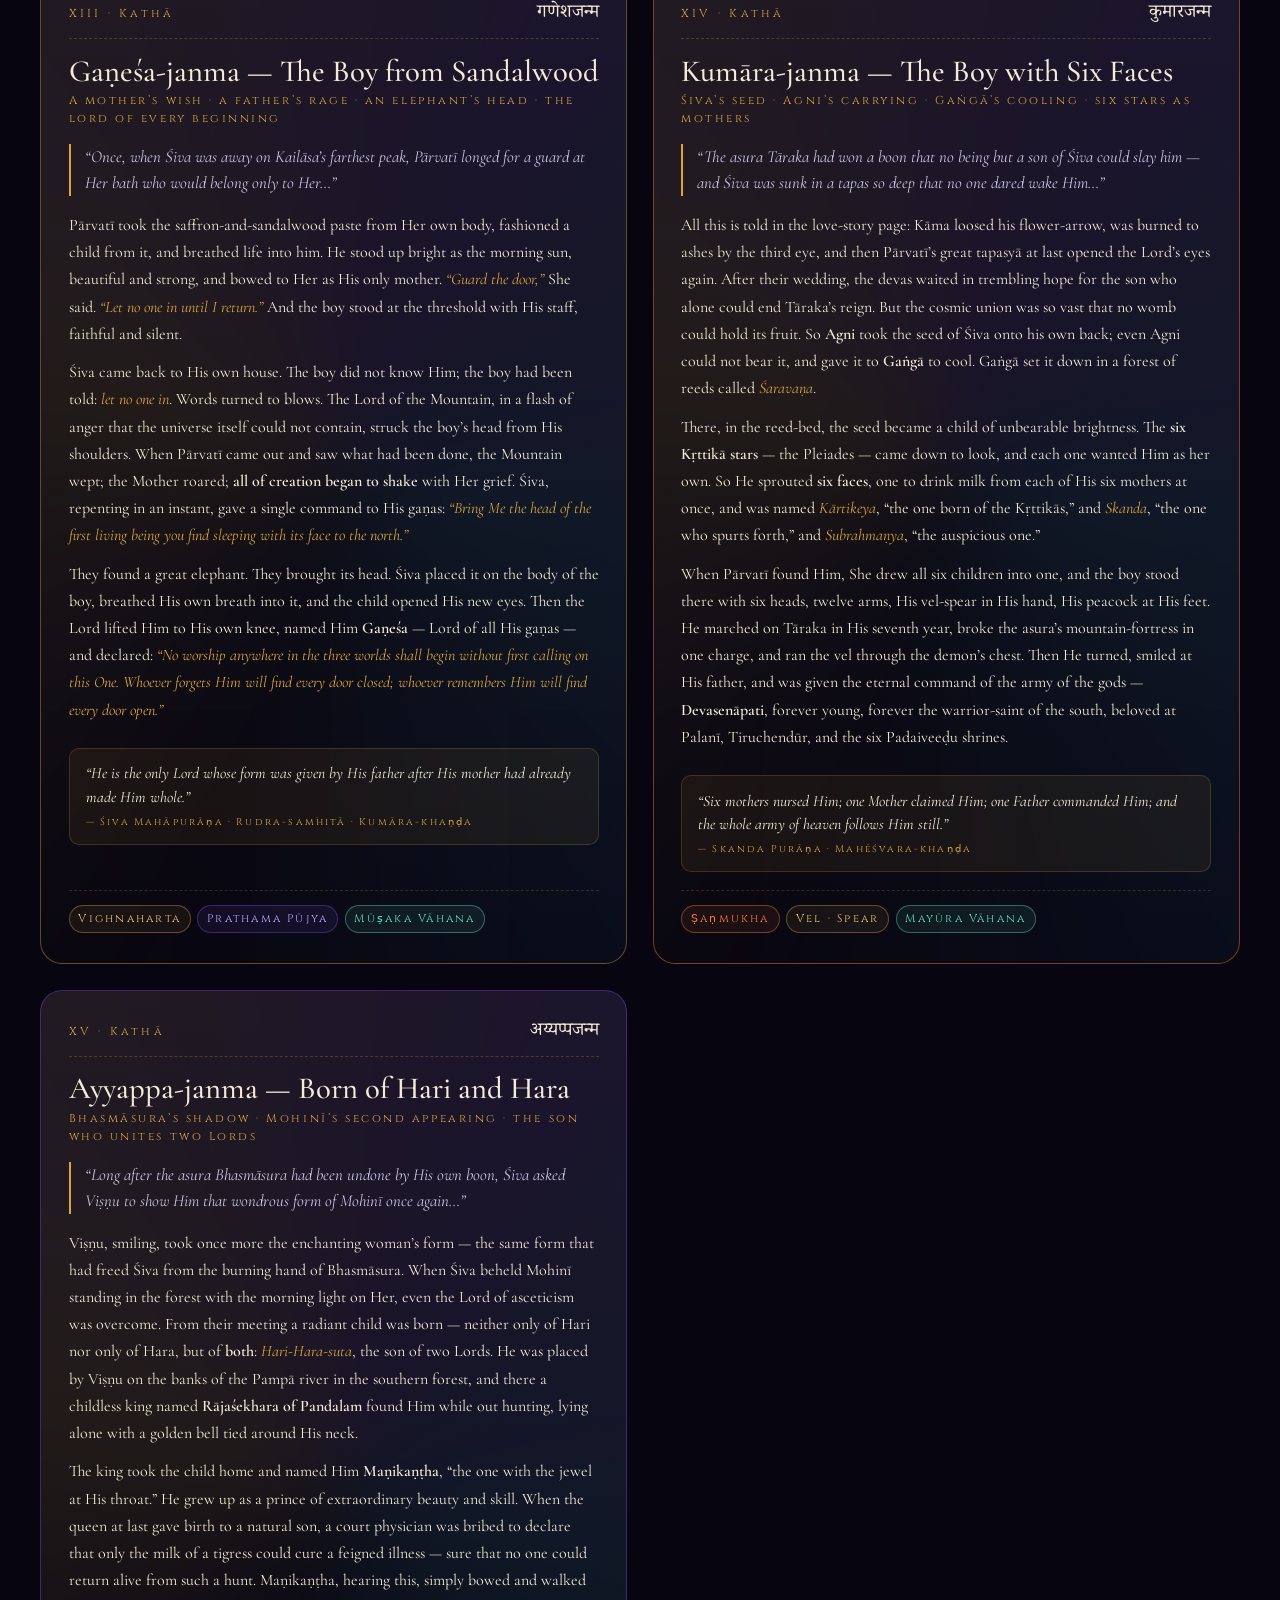
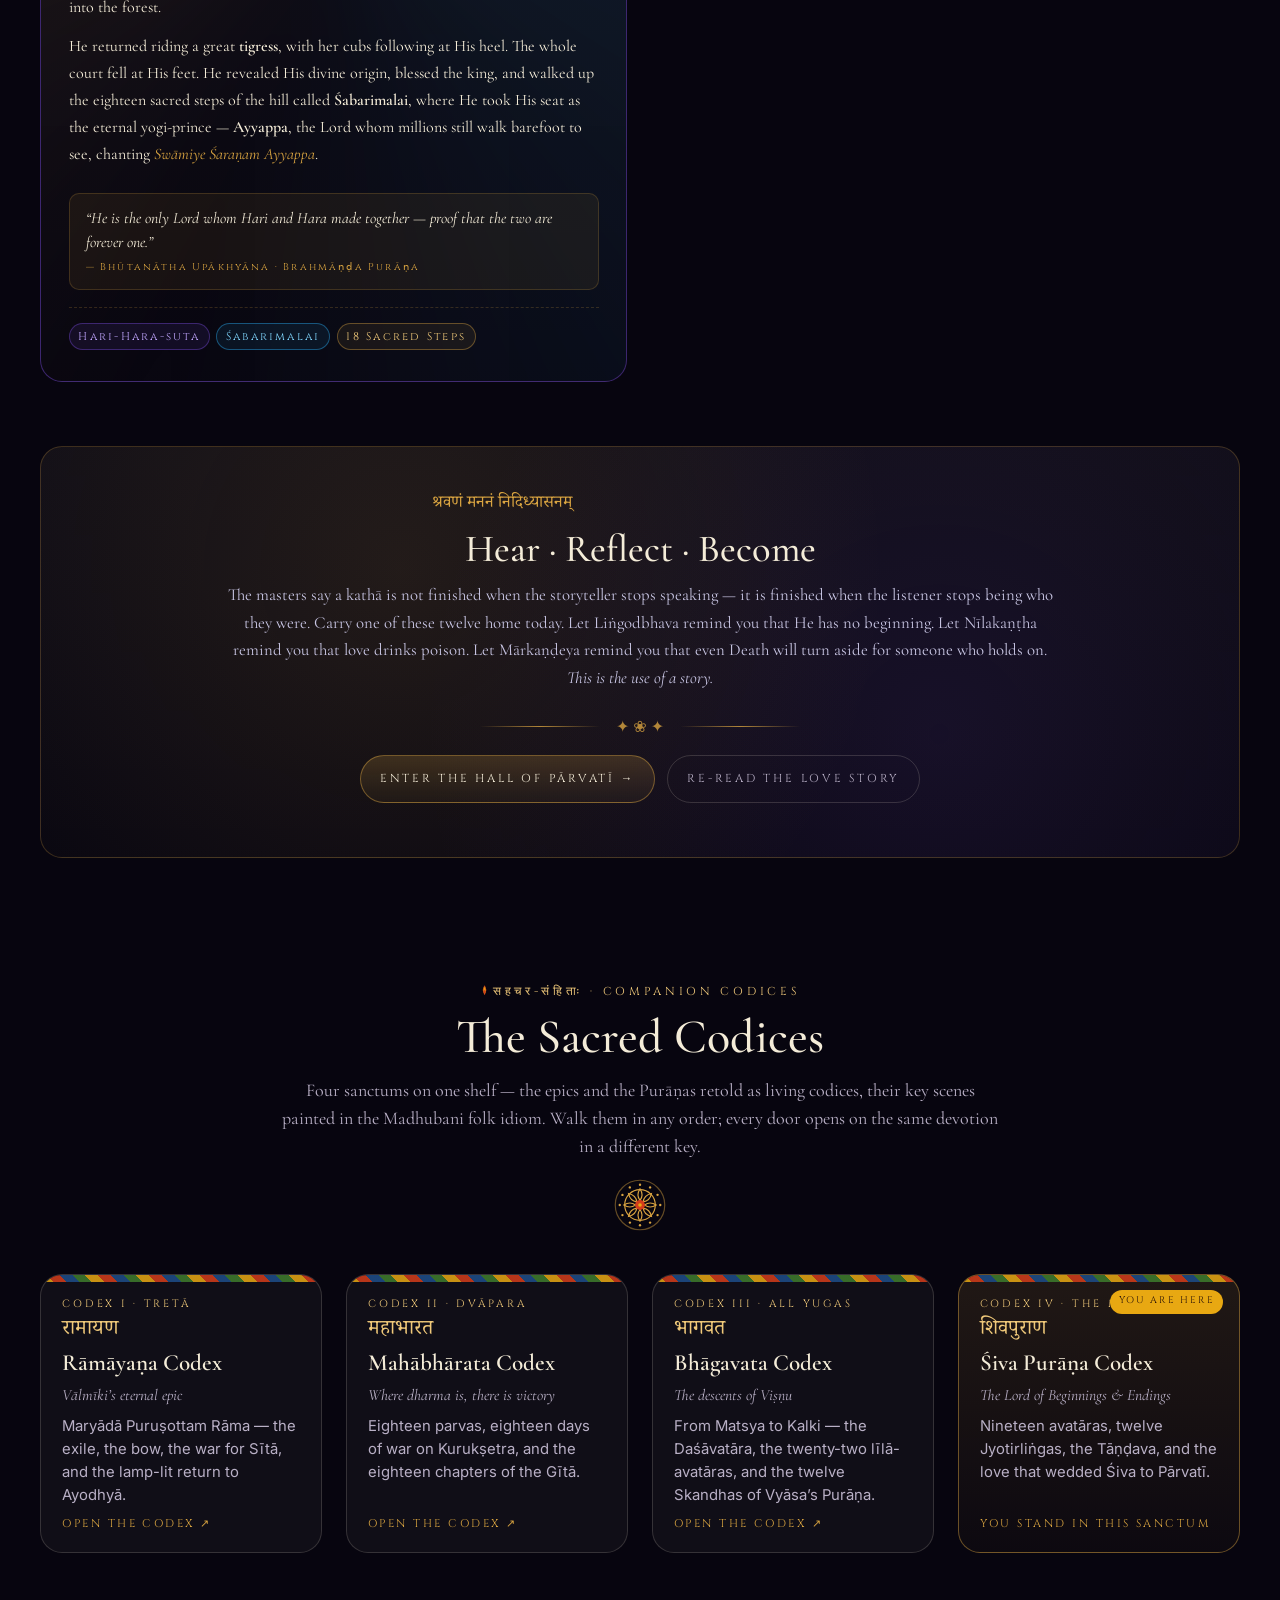
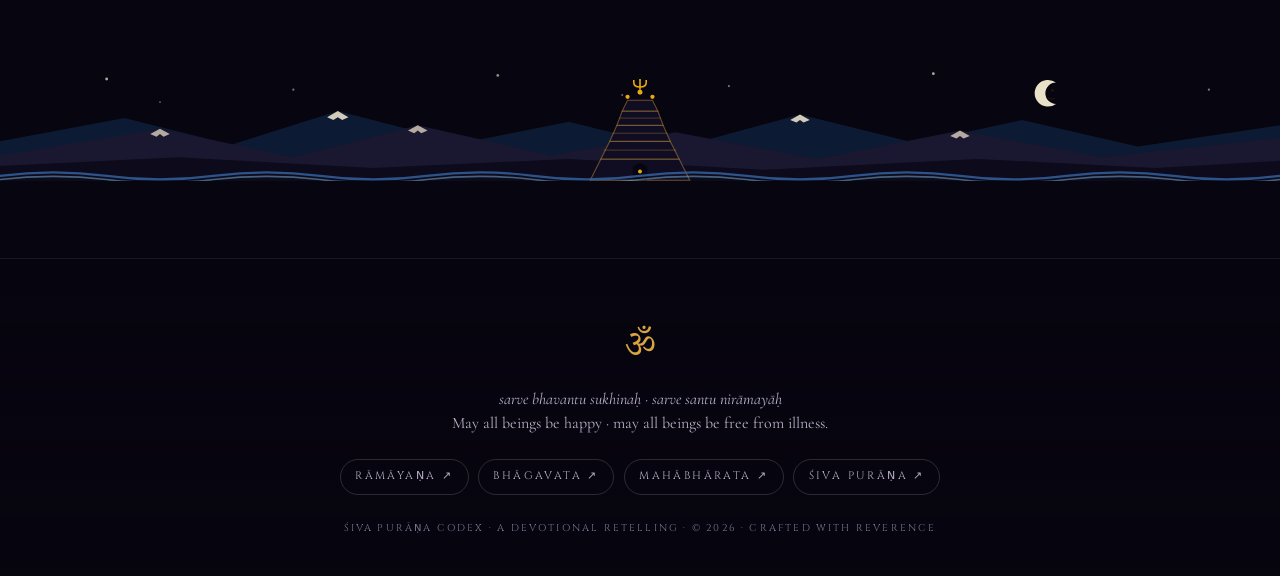
<file: stories.html>
<!doctype html>
<html lang="en">
<head>
  <meta charset="utf-8" />
  <meta name="viewport" content="width=device-width, initial-scale=1" />
  <title>Kathās of Śiva — The Fifteen Great Tales — Śiva Purāṇa Codex</title>
  <meta name="description" content="Fifteen classical kathās of Lord Śiva — Liṅgodbhava, Nīlakaṇṭha, Tripurāntaka, Mārkaṇḍeya, Gaṅgāvataraṇa, Bhasmāsura, Andhaka, Jalandhara, Kāmadahana, Dakṣiṇāmūrti, Ardhanārīśvara, Bhairava, Gaṇeśa-janma, Kumāra-janma, and Ayyappa-janma." />
  <meta name="theme-color" content="#07050f" />

  <!-- Open Graph + Twitter -->
  <meta property="og:type" content="website" />
  <meta property="og:site_name" content="Śiva Purāṇa Codex" />
  <meta property="og:title" content="The Fifteen Great Kathās of Śiva — Śiva Purāṇa Codex" />
  <meta property="og:description" content="Fifteen classical stories — from the churning of the ocean and the slaying of Tripura to the births of Gaṇeśa, Kārtikeya, and Ayyappa." />
  <meta name="twitter:card" content="summary" />
  <meta name="twitter:title" content="The Fifteen Kathās of the Śiva Purāṇa" />
  <meta name="twitter:description" content="Fifteen classical stories of Śiva — including the births of His three sons." />

  <!-- Fonts -->
  <link rel="preconnect" href="https://fonts.googleapis.com" />
  <link rel="preconnect" href="https://fonts.gstatic.com" crossorigin />
  <link href="https://fonts.googleapis.com/css2?family=Cinzel:wght@400;500;600&family=Cormorant+Garamond:ital,wght@0,400;0,500;0,600;1,400;1,500&family=Inter:wght@400;500;600&family=Noto+Serif+Devanagari:wght@400;500;600&display=swap" rel="stylesheet" />

  <!-- Styles -->
  <link rel="stylesheet" href="assets/css/reset.css" />
  <link rel="stylesheet" href="assets/css/global.css" />
  <link rel="stylesheet" href="assets/css/search.css" />
  <link rel="stylesheet" href="assets/css/pages/stories.css" />
  <link rel="stylesheet" href="assets/css/madhubani.css" />
  <link rel="stylesheet" href="assets/css/divinity.css" />
</head>
<body>

  <a class="skip" href="#main" style="position:absolute;left:-9999px;">Skip to main content</a>

  <!-- ============ HEADER ============ -->
  <header class="site-header">
    <div class="shell">
      <a class="brand" href="index.html" aria-label="Śiva Purāṇa Codex home">
        <svg class="trishul" viewBox="0 0 24 24" fill="none" stroke="currentColor" stroke-width="1.6" aria-hidden="true">
          <path d="M12 2v20" />
          <path d="M6 6c0 3 2 5 6 5s6-2 6-5" />
          <path d="M6 6v-2M18 6v-2M12 4v-2" />
          <path d="M9 22h6" />
        </svg>
        <span><strong>ŚIVA</strong>&nbsp;<em>PURĀṆA</em>&nbsp;CODEX</span>
      </a>

      <button class="nav-toggle" data-nav-toggle aria-expanded="false" aria-controls="primary-nav" aria-label="Toggle navigation">
        <svg viewBox="0 0 24 24" fill="none" stroke="currentColor" stroke-width="1.8" aria-hidden="true">
          <path d="M3 7h18M3 12h18M3 17h18" />
        </svg>
      </button>

      <nav class="site-nav" id="primary-nav" data-nav aria-label="Primary">
        <ul role="list">
          <li><a href="index.html">Home</a></li>
          <li><a href="characters.html">Pantheon</a></li>
          <li><a href="avatars.html">Avatāras</a></li>
          <li><a href="jyotirlingas.html">Jyotirliṅgas</a></li>
          <li><a href="shakti-peethas.html">Peeṭhas</a></li>
          <li><a href="tandava.html">Tāṇḍava</a></li>
          <li><a href="love-story.html">Love</a></li>
          <li><a href="stories.html" aria-current="page">Kathās</a></li>
          <li><a href="book.html">Read the Book</a></li>
          <li><a href="parvati.html">Pārvatī</a></li>
          <li><a href="kali.html">Kālī</a></li>
          <li><a href="trimurti.html">Trimūrti</a></li>
          <li><a href="themes.html">Themes</a></li>
          <li><a href="lineage.html">Lineage</a></li>
          <li><a href="glossary.html">Glossary</a></li>
        </ul>
      </nav>

      <button class="search-btn" type="button" data-search-open aria-label="Search the codex" title="Press / or Ctrl+K">
        <svg viewBox="0 0 24 24" fill="none" stroke="currentColor" stroke-width="1.8" aria-hidden="true">
          <circle cx="11" cy="11" r="7"/><path d="m20 20-3.5-3.5"/>
        </svg>
        <span class="search-btn__label">Search</span>
        <kbd class="search-btn__key">⌘K</kbd>
      </button>
    </div>
  </header>

  <main id="main">

    <!-- ============ HERO ============ -->
    <section class="kt-hero">
      <div class="shell">
        <p class="deva">शिवकथाः</p>
        <h1 class="gold-text">The Fifteen Great Kathās of Śiva</h1>
        <p>
          A kathā is not just a story. It is a doorway. The teller chants; the listener
          opens; and for the duration of the telling, the Lord steps through and stands
          in the room. These are the fifteen doors that the Mahāpurāṇa keeps open for
          every age — the tales by which Śiva makes Himself known, including the
          births of His three luminous sons.
        </p>
        <div class="divider" aria-hidden="true">✦ ❀ ✦</div>
      </div>
    </section>


    <!-- ============ INDEX RIBBON ============ -->
    <section class="shell">
      <nav class="kt-index" aria-label="Index of Kathās">
        <a href="#kt-01">I · Liṅgodbhava</a>
        <a href="#kt-02">II · Nīlakaṇṭha</a>
        <a href="#kt-03">III · Tripurāntaka</a>
        <a href="#kt-04">IV · Mārkaṇḍeya</a>
        <a href="#kt-05">V · Gaṅgāvataraṇa</a>
        <a href="#kt-06">VI · Bhasmāsura</a>
        <a href="#kt-07">VII · Andhakāsura</a>
        <a href="#kt-08">VIII · Jalandhara</a>
        <a href="#kt-09">IX · Kāmadahana</a>
        <a href="#kt-10">X · Dakṣiṇāmūrti</a>
        <a href="#kt-11">XI · Ardhanārīśvara</a>
        <a href="#kt-12">XII · Bhairava</a>
        <a href="#kt-13">XIII · Gaṇeśa-janma</a>
        <a href="#kt-14">XIV · Kumāra-janma</a>
        <a href="#kt-15">XV · Ayyappa-janma</a>
      </nav>



      <!-- ============ KEY SCENES — MADHUBANI GALLERY ============ -->
      <section aria-labelledby="madhubani-head-kt">
        <div class="section-header">
          <p class="eyebrow">मधुबनी · Mithilā Folk Art</p>
          <h2 id="madhubani-head-kt" class="display">The Kathās in Madhubani</h2>
          <p class="lede">The great scenes of Śiva's Purāṇa as Madhubani folk panels — ink outlines, natural pigments, sun and moon with faces, and borders filled to the brim.</p>
          <div class="divider" aria-hidden="true">✦</div>
        </div>
        <div class="mb-grid" data-madhubani-scenes></div>
      </section>

      <!-- ============ THE TWELVE TALES ============ -->
      <div class="kt-grid">

        <!-- ============ I · LIṄGODBHAVA ============ -->
        <article id="kt-01" class="kt-card kt-card--lingodbhava">
          <header class="kt-card__head">
            <span class="kt-card__num">I · Kathā</span>
            <p class="kt-card__deva">लिङ्गोद्भव</p>
          </header>
          <h2 class="kt-card__title">Liṅgodbhava</h2>
          <p class="kt-card__sub">The pillar of light with no top and no bottom</p>

          <p class="kt-card__opener">
            “Once Brahmā and Viṣṇu quarrelled over which of them was the greater god…”
          </p>

          <div class="kt-card__body">
            <p>
              At the beginning of a kalpa, before there were stars yet to count or worlds
              yet to make, Brahmā the four-headed creator and Viṣṇu the dark-blue
              preserver fell into a debate so old it had no first sentence: <em>Who of us
              is the first?</em>
            </p>
            <p>
              As they argued, a column of light — wider than any galaxy, fiercer than every
              sun stacked together — rose between them, splitting the void. Out of the
              column a voice said: <em>“Find My beginning and you will know who is
              greater.”</em>
            </p>
            <p>
              Brahmā became a swan and flew upward for a thousand years; Viṣṇu took the
              form of a boar and dug downward for a thousand more. Neither found an end.
              Brahmā returned and lied that he had seen the top; Viṣṇu returned and
              honestly said he could not find the bottom. The pillar opened, and Śiva
              stepped out — and from that day Viṣṇu has been worshipped for honesty, and
              Brahmā has had no temple on earth.
            </p>
          </div>

          <blockquote class="kt-card__pull">
            <p>“He has no beginning that any mind can reach, no ending that any time can find.”</p>
            <cite>— Śiva Mahāpurāṇa · Vidyeśvara-Saṁhitā</cite>
          </blockquote>

          <div class="kt-card__meta">
            <span class="chip chip--gold">Origin of Liṅga</span>
            <span class="chip chip--violet">Brahmā · Viṣṇu</span>
            <span class="chip chip--fire">Cosmic Pillar</span>
          </div>
        </article>


        <!-- ============ II · NĪLAKAṆṬHA ============ -->
        <article id="kt-02" class="kt-card kt-card--nilakantha">
          <header class="kt-card__head">
            <span class="kt-card__num">II · Kathā</span>
            <p class="kt-card__deva">नीलकण्ठ</p>
          </header>
          <h2 class="kt-card__title">Nīlakaṇṭha &mdash; The Blue Throat</h2>
          <p class="kt-card__sub">When the Lord drank the world’s poison and held it in His throat</p>

          <p class="kt-card__opener">
            “Devas and asuras churned the milk-ocean together, and the first thing that rose was not nectar but death itself…”
          </p>

          <div class="kt-card__body">
            <p>
              They had taken Mount Mandara for the churning-rod and the great serpent
              Vāsuki as the rope, and for centuries they pulled together — devas on one
              side, asuras on the other. Many treasures rose: the Apsaras, the divine
              cow, the moon, Lakṣmī herself. But before any of these, the ocean coughed
              up <strong>Hālāhala</strong> — a poison so dark it dimmed the stars, so hot it
              boiled the milk into vapour.
            </p>
            <p>
              The devas ran. The asuras ran. The universe began to choke. Only one being
              walked toward the poison instead of away from it: Śiva, with Pārvatī beside
              Him. He cupped the entire Hālāhala in His palm, lifted it to His mouth, and
              swallowed. Pārvatī, swift as breath, pressed her hand upon His throat —
              <em>and the poison stopped there, neither inside nor out</em>. His throat
              turned the colour of midnight, and from that hour He has been
              <em>Nīlakaṇṭha</em>, the Blue-Throated One, who keeps the world’s poison in
              His own body so the world might live.
            </p>
          </div>

          <blockquote class="kt-card__pull">
            <p>“He drank what no other could, and held it where it would hurt no one but Him.”</p>
            <cite>— Śiva Mahāpurāṇa · Rudra-Saṁhitā · Yuddha-khaṇḍa</cite>
          </blockquote>

          <div class="kt-card__meta">
            <span class="chip chip--blue">Samudra-manthana</span>
            <span class="chip chip--kali">Hālāhala</span>
            <span class="chip chip--gold">Compassion</span>
          </div>
        </article>


        <!-- ============ III · TRIPURĀNTAKA ============ -->
        <article id="kt-03" class="kt-card kt-card--tripura">
          <header class="kt-card__head">
            <span class="kt-card__num">III · Kathā</span>
            <p class="kt-card__deva">त्रिपुरान्तक</p>
          </header>
          <h2 class="kt-card__title">Tripurāntaka &mdash; Destroyer of the Three Cities</h2>
          <p class="kt-card__sub">Three flying cities · one arrow · one perfect instant</p>

          <p class="kt-card__opener">
            “Three asura brothers — Tāraka’s sons — had won a boon that they could be killed only by a single arrow at a single instant when their three cities aligned…”
          </p>

          <div class="kt-card__body">
            <p>
              Vidyunmālī, Tārakākṣa, and Kamalākṣa had ravaged the worlds from three
              flying fortresses — one of gold, one of silver, one of iron. Their boon was
              tight as a vow: the three cities would align only once a thousand years, and
              only one arrow loosed in that single breath could end them. Anything else
              would fail.
            </p>
            <p>
              The devas built Śiva a chariot whose wheels were the sun and the moon,
              whose body was the earth, whose horses were the four Vedas, whose
              charioteer was Brahmā himself. Viṣṇu became the arrow. Mount Meru became
              the bow. And Śiva — Śiva did not even let fly. <em>He smiled</em>; and in
              the breath of that smile, the three cities were already ash.
            </p>
            <p>
              From that day He is called <strong>Tripurāntaka</strong>, the Ender of the
              Three Cities — and the three cities, the masters say, are still inside us:
              the body, the mind, and the ego. He still ends them, every time we sit and
              close our eyes.
            </p>
          </div>

          <blockquote class="kt-card__pull">
            <p>“He did not draw the bow. He only smiled. And three worlds-worth of evil became ash.”</p>
            <cite>— Liṅga Purāṇa · Pūrva-bhāga</cite>
          </blockquote>

          <div class="kt-card__meta">
            <span class="chip chip--fire">Tripura-saṁhāra</span>
            <span class="chip chip--gold">One Arrow</span>
            <span class="chip chip--violet">Inner Cities</span>
          </div>
        </article>


        <!-- ============ IV · MĀRKAṆḌEYA ============ -->
        <article id="kt-04" class="kt-card kt-card--markandeya">
          <header class="kt-card__head">
            <span class="kt-card__num">IV · Kathā</span>
            <p class="kt-card__deva">मार्कण्डेय</p>
          </header>
          <h2 class="kt-card__title">Mārkaṇḍeya &mdash; The Boy Who Defeated Death</h2>
          <p class="kt-card__sub">When the Lord rose from the Liṅga and kicked Yama away</p>

          <p class="kt-card__opener">
            “A boy was given to the sage Mṛkaṇḍu, but on this single condition — that he would live only sixteen years…”
          </p>

          <div class="kt-card__body">
            <p>
              Mṛkaṇḍu and his wife had longed for a son. Śiva offered them a choice:
              <em>a dull son who would live a hundred dull years, or a luminous son who
              would live only sixteen.</em> They chose luminosity, and Mārkaṇḍeya was
              born — a boy who memorised the Vedas before he could walk and could feel
              the days of his life slipping past him like water through cupped hands.
            </p>
            <p>
              On the morning of his sixteenth birthday, he went to the Śiva temple of
              <strong>Tirukkaḍavur</strong>, threw his arms around the cool stone of the
              Liṅga, and would not let go. Yama, lord of death, came on his black buffalo
              with the noose, and threw it — and the noose passed around both the boy
              <em>and</em> the Liṅga. From inside the stone there was a roar, the stone
              split, and Śiva himself stepped out, His foot rising in fury — and with
              that foot He <em>kicked Death away</em>.
            </p>
            <p>
              The boy was granted immortality. The Lord was thereafter known as
              <strong>Kāla-saṁhāra-mūrti</strong>, “He who slew Time.” And every chant of
              the <em>Mahā-mṛtyuñjaya mantra</em> is a remembrance of that morning when
              death lost.
            </p>
          </div>

          <blockquote class="kt-card__pull">
            <p>“Hold to the Liṅga. The noose will pass, the foot will fall, and Death will go elsewhere today.”</p>
            <cite>— Skanda Purāṇa · Mārkaṇḍeya-māhātmya</cite>
          </blockquote>

          <div class="kt-card__meta">
            <span class="chip chip--gold">Mṛtyuñjaya</span>
            <span class="chip chip--kali">Yama Defeated</span>
            <span class="chip chip--violet">Tirukkaḍavur</span>
          </div>
        </article>


        <!-- ============ V · GAṄGĀVATARAṆA ============ -->
        <article id="kt-05" class="kt-card kt-card--ganga">
          <header class="kt-card__head">
            <span class="kt-card__num">V · Kathā</span>
            <p class="kt-card__deva">गङ्गावतरण</p>
          </header>
          <h2 class="kt-card__title">Gaṅgāvataraṇa &mdash; Catching the River</h2>
          <p class="kt-card__sub">When the Mother-River would have shattered the earth, His hair caught Her</p>

          <p class="kt-card__opener">
            “King Bhagīratha did tapas for a thousand years so the river of heaven would come down and free the souls of his ancestors…”
          </p>

          <div class="kt-card__body">
            <p>
              The sixty-thousand sons of Sagara had been reduced to ash by the wrath of
              Sage Kapila, and their souls hung without rites between worlds. Only the
              waters of <strong>Gaṅgā</strong> — who flowed in heaven as Mandākinī — could
              free them. Their descendant Bhagīratha, the boy-king with the hardest jaw
              in the dynasty, walked to the edge of the world and began the tapas that
              would draw Her down.
            </p>
            <p>
              Brahmā at last granted the boon. But there was a problem: the Mother-River
              was vast, and Her fall from heaven would crush the earth into powder. Only
              one being could catch Her. Bhagīratha then did a second tapas — to Śiva.
            </p>
            <p>
              And so the Lord stood at the rim of the cosmos, turned His face up to
              receive Her, and let Her fall into the great snake-pit of His matted locks.
              For a thousand years She wandered lost in His hair, learning humility. At
              last He released a single thread of Her — and that thread is the river that
              still washes the feet of every Indian morning. <em>Bhagīrathī</em> she is
              still called, after the king who would not stop.
            </p>
          </div>

          <blockquote class="kt-card__pull">
            <p>“What the earth could not hold, His hair held without effort.”</p>
            <cite>— Vālmīki Rāmāyaṇa · Bāla-Kāṇḍa · Sarga 43</cite>
          </blockquote>

          <div class="kt-card__meta">
            <span class="chip chip--blue">Descent of Gaṅgā</span>
            <span class="chip chip--gold">Bhagīratha’s Tapas</span>
            <span class="chip chip--violet">Jaṭā-mukuṭa</span>
          </div>
        </article>


        <!-- ============ VI · BHASMĀSURA ============ -->
        <article id="kt-06" class="kt-card kt-card--bhasma">
          <header class="kt-card__head">
            <span class="kt-card__num">VI · Kathā</span>
            <p class="kt-card__deva">भस्मासुर</p>
          </header>
          <h2 class="kt-card__title">Bhasmāsura &mdash; The Demon Undone by His Boon</h2>
          <p class="kt-card__sub">A boon misgiven · an enchantress sent · a foolish hand on his own crown</p>

          <p class="kt-card__opener">
            “A devotee called Vṛkāsura sat in such fierce tapas that Śiva, ever-generous, came to him and said: ‘Ask anything.’…”
          </p>

          <div class="kt-card__body">
            <p>
              Vṛkāsura asked a strange, dangerous gift: <em>“Let whatever I place my hand
              upon be turned at once to ash.”</em> Śiva, who never refuses a sincere
              devotee, granted it — and in the very next instant the asura, gone mad
              with his new power, lunged to test the boon on the Lord Himself. Śiva
              fled. Across the worlds He fled. The asura ran behind, laughing.
            </p>
            <p>
              At the edge of the cosmos He met <strong>Viṣṇu</strong>, who quietly took
              the form of <strong>Mohinī</strong>, the most beautiful enchantress ever to
              walk under the sun. She danced into the asura’s path. He stopped, dazed.
              <em>“If you would dance with me,”</em> she said, <em>“you must match every
              gesture I make.”</em>
            </p>
            <p>
              She danced. He danced. She turned. He turned. At last, in the most
              graceful gesture of the sequence, she placed her right hand on the crown
              of her own head — and the asura, helpless in his fascination, placed his
              right hand on the crown of his own. He became ash before the next beat of
              the drum. <em>So Mercy and Wisdom together undid a wish that should never
              have been made.</em>
            </p>
          </div>

          <blockquote class="kt-card__pull">
            <p>“The Lord gave the boon. The Lord’s own friend undid it. Even our undoing is His gift.”</p>
            <cite>— Bhāgavata Purāṇa · Skandha 10 · Adhyāya 88</cite>
          </blockquote>

          <div class="kt-card__meta">
            <span class="chip chip--kali">Misused Boon</span>
            <span class="chip chip--violet">Mohinī of Viṣṇu</span>
            <span class="chip chip--gold">Self-Undoing</span>
          </div>
        </article>


        <!-- ============ VII · ANDHAKĀSURA ============ -->
        <article id="kt-07" class="kt-card kt-card--andhaka">
          <header class="kt-card__head">
            <span class="kt-card__num">VII · Kathā</span>
            <p class="kt-card__deva">अन्धकासुरवध</p>
          </header>
          <h2 class="kt-card__title">Andhakāsura &mdash; The Blind Demon’s Awakening</h2>
          <p class="kt-card__sub">An asura with eyes that could not see · a Lord whose trident gave him sight</p>

          <p class="kt-card__opener">
            “Once, in play, Pārvatī covered Śiva’s eyes with Her two hands — and the cosmos went dark…”
          </p>

          <div class="kt-card__body">
            <p>
              In that darkness, drops of sweat fell from the Mother’s palms onto the
              Lord’s skin and became a child — black, blind, monstrous, immensely
              strong. He was named <strong>Andhaka</strong>, “the blind one,” and was
              raised by the asuras, who taught him to hate every god in heaven.
            </p>
            <p>
              He grew until his shadow could darken kingdoms. He waged war on the devas.
              At last he turned his army on Kailāsa itself, demanding Pārvatī as his
              wife — not knowing she was the very Mother whose body had made him.
            </p>
            <p>
              Śiva fought him for a thousand years. The trident pierced his chest; from
              every drop of his blood another Andhaka was born. The Lord summoned the
              <strong>Saptamātṛkās</strong> — the seven Mothers — to drink the blood before
              it touched the earth, and at last He raised the asura on the tip of His
              trident and held him there in the burning air. And on that trident —
              <em>between the touch of fire and the touch of mercy</em> — the asura’s
              true sight at last awoke. He saw whose son he was. He wept. And he was
              taken into Śiva’s host as <strong>Bhṛṅgi</strong>, the bone-thin sage who
              dances at His feet forever.
            </p>
          </div>

          <blockquote class="kt-card__pull">
            <p>“He fought Him until he saw Him. And then he never left.”</p>
            <cite>— Matsya Purāṇa · Andhaka-vadha-parvan</cite>
          </blockquote>

          <div class="kt-card__meta">
            <span class="chip chip--violet">Saptamātṛkās</span>
            <span class="chip chip--fire">Trident Mercy</span>
            <span class="chip chip--gold">Bhṛṅgi Born</span>
          </div>
        </article>


        <!-- ============ VIII · JALANDHARA ============ -->
        <article id="kt-08" class="kt-card kt-card--jalandhara">
          <header class="kt-card__head">
            <span class="kt-card__num">VIII · Kathā</span>
            <p class="kt-card__deva">जलन्धरवध</p>
          </header>
          <h2 class="kt-card__title">Jalandhara &mdash; The Asura Born of the Sea</h2>
          <p class="kt-card__sub">A wrath of the Lord’s third eye · a chastity that protected him · a cakra carved from His toe</p>

          <p class="kt-card__opener">
            “Once Indra angered Śiva so deeply that a single spark fell from His third eye into the ocean — and from that spark, the ocean conceived a son…”
          </p>

          <div class="kt-card__body">
            <p>
              The ocean-born child was named <strong>Jalandhara</strong>, “born of waters.”
              He grew into a king of immense power; he married <strong>Vṛndā</strong>, a
              woman whose chastity was so absolute that no weapon could harm her husband
              while she remained pure. So Jalandhara waged war on the devas, then on
              Viṣṇu, then at last on Śiva Himself — and could not be killed, because
              Vṛndā stood in her hut praying for him.
            </p>
            <p>
              Viṣṇu, with great sorrow, took the form of Jalandhara, came to Vṛndā, and
              embraced her — and her chastity was broken. The moment her vow snapped, on
              the distant battlefield Jalandhara felt his protection fall away.
            </p>
            <p>
              Then Śiva did a thing He had never done before. He drew a great circle in
              the earth with the nail of His toe — a wheel of flame — and that wheel
              flew across the sky and severed Jalandhara’s head. The wheel returned to
              Him. He gave it to Viṣṇu as a gift of friendship. That wheel is the
              <strong>Sudarśana Cakra</strong>. And Vṛndā, finding her husband and her
              vow both gone in the same instant, became the holy <strong>tulasī</strong>
              plant, whose leaves are forever placed on Viṣṇu’s feet in apology.
            </p>
          </div>

          <blockquote class="kt-card__pull">
            <p>“Even the Cakra of Viṣṇu was first carved by the toe of Śiva.”</p>
            <cite>— Padma Purāṇa · Uttara-Khaṇḍa</cite>
          </blockquote>

          <div class="kt-card__meta">
            <span class="chip chip--kali">Vṛndā · Tulasī</span>
            <span class="chip chip--gold">Sudarśana’s Origin</span>
            <span class="chip chip--blue">Ocean-Born</span>
          </div>
        </article>


        <!-- ============ IX · KĀMADAHANA ============ -->
        <article id="kt-09" class="kt-card kt-card--kama">
          <header class="kt-card__head">
            <span class="kt-card__num">IX · Kathā</span>
            <p class="kt-card__deva">कामदहन</p>
          </header>
          <h2 class="kt-card__title">Kāmadahana &mdash; The Burning of Desire</h2>
          <p class="kt-card__sub">When the third eye opened on the god of love</p>

          <p class="kt-card__opener">
            “The devas, desperate for a son who could destroy the asura Tāraka, sent the god of love to wake Śiva from His samādhi…”
          </p>

          <div class="kt-card__body">
            <p>
              <strong>Kāma</strong> came in the spring with his five flower-arrows: the
              lotus, the aśoka, the mango, the jasmine, and the blue lily. His wife
              Rati walked beside him; the wind smelled of sandal; the bees themselves
              hummed in his bowstring. He took position behind a tree and drew the bow.
              At that same moment, on a peak nearby, <strong>Pārvatī</strong> stepped up
              to lay a flower at the Lord’s feet.
            </p>
            <p>
              The arrow flew. Śiva’s eyes flickered. The third eye between His brows
              opened only a hair-breadth — and Kāma, the most beautiful god in heaven,
              was reduced to a small pile of grey ash before his arrow could land. Rati
              ran from the trees, fell on the ash, and wept with such grief that even
              the mountain bent down.
            </p>
            <p>
              Śiva, when His meditation finally settled, lifted His hand. <em>“He will
              live,”</em> He said, <em>“but no body will see him. He will dwell inside
              every heart, and that is where he will rule from now on.”</em> Thus Kāma
              became <strong>Ananga</strong>, “the bodyless one” — and that is why
              desire is invisible, and yet rules the world.
            </p>
          </div>

          <blockquote class="kt-card__pull">
            <p>“The third eye burned the god of love so that the love of God could be born.”</p>
            <cite>— Kālidāsa · Kumārasambhava · Canto III</cite>
          </blockquote>

          <div class="kt-card__meta">
            <span class="chip chip--fire">Third Eye</span>
            <span class="chip chip--violet">Ananga</span>
            <span class="chip chip--gold">Rati’s Boon</span>
          </div>
        </article>


        <!-- ============ X · DAKṢIṆĀMŪRTI ============ -->
        <article id="kt-10" class="kt-card kt-card--dakshina">
          <header class="kt-card__head">
            <span class="kt-card__num">X · Kathā</span>
            <p class="kt-card__deva">दक्षिणामूर्ति</p>
          </header>
          <h2 class="kt-card__title">Dakṣiṇāmūrti &mdash; The Silent Guru</h2>
          <p class="kt-card__sub">The youthful Lord under the banyan, teaching four ancient sages without a word</p>

          <p class="kt-card__opener">
            “The four Kumāras — eternal boys, brilliant beyond every brilliance — wandered the worlds looking for a teacher who could answer their one question…”
          </p>

          <div class="kt-card__body">
            <p>
              They had asked Brahmā their father, and he had explained. They had asked
              the great sages, who had quoted. They had asked Viṣṇu, who had taught a
              little. None of the answers had satisfied them. So they wandered into a
              great forest, and there, beneath an enormous banyan tree, sat a young
              man — sixteen years old, calm as stone, His right hand raised in the
              <strong>cin-mudrā</strong>, the gesture in which thumb and forefinger
              touch in a small perfect circle.
            </p>
            <p>
              The Kumāras sat at His feet. <em>“Teacher, what is the Truth?”</em> they
              asked. Śiva did not open His mouth. He looked at them with a faint smile.
              He held the cin-mudrā. He said nothing.
            </p>
            <p>
              And in that silence — <em>which was not the silence of absence, but the
              silence that <strong>is</strong> the answer</em> — the four sages knew. They
              understood the Self. They prostrated, rose, and walked away as
              jñānis. From that day Śiva facing south, under the banyan, has been the
              <strong>guru of every guru</strong> — and the model that the only true
              teaching is the one that does not need to speak.
            </p>
          </div>

          <blockquote class="kt-card__pull">
            <p>“He taught without a word, and they learned without a question. There has been no teaching since to equal it.”</p>
            <cite>— Dakṣiṇāmūrti Stotra · Śaṅkarācārya</cite>
          </blockquote>

          <div class="kt-card__meta">
            <span class="chip chip--gold">Silent Teaching</span>
            <span class="chip chip--violet">Cin-Mudrā</span>
            <span class="chip chip--green">Guru of Gurus</span>
          </div>
        </article>


        <!-- ============ XI · ARDHANĀRĪŚVARA ============ -->
        <article id="kt-11" class="kt-card kt-card--ardha">
          <header class="kt-card__head">
            <span class="kt-card__num">XI · Kathā</span>
            <p class="kt-card__deva">अर्धनारीश्वर</p>
          </header>
          <h2 class="kt-card__title">Ardhanārīśvara &mdash; Half-Woman Lord</h2>
          <p class="kt-card__sub">The form in which Śiva and Śakti are one body, one breath</p>

          <p class="kt-card__opener">
            “The sage Bhṛṅgi was so fierce in his love of Śiva that he refused to bow to anyone else — not even to the Mother…”
          </p>

          <div class="kt-card__body">
            <p>
              Bhṛṅgi would arrive at Kailāsa, walk straight past Pārvatī without a
              glance, and circumambulate Śiva alone. The Mother spoke gently to him.
              Then She spoke firmly. Then She withdrew Her energy from his body
              entirely — and Bhṛṅgi became thinner than a reed, a skeleton wrapped in
              skin, almost unable to stand. Even then, on three weak legs and a third
              propped stick, he tried to circumambulate Śiva alone.
            </p>
            <p>
              Śiva watched him. Then, very simply, He drew Pārvatī into His own body
              along His left side — half of Him became Her. <em>The trident did not
              divide; it held both</em>. The matted hair on the right; the braided hair
              with jasmine on the left. The tiger-skin on the right; the silk on the
              left. One eye fierce, one eye soft. <em>One body. Two breaths. No
              second.</em>
            </p>
            <p>
              Bhṛṅgi understood, at last, that he could not separate them. He took the
              form of a bee and bored through the body to circumambulate the Lord — and
              found that there was no part of the Lord that was not also the Mother.
              And so he sat down and learned to bow to both.
            </p>
          </div>

          <blockquote class="kt-card__pull">
            <p>“Half is the Mother. Half is the Lord. The middle line is not a wall — it is the most ancient kiss.”</p>
            <cite>— Skanda Purāṇa · Ardhanārī-māhātmya</cite>
          </blockquote>

          <div class="kt-card__meta">
            <span class="chip chip--violet">Non-Duality</span>
            <span class="chip chip--gold">Śakti-Śiva</span>
            <span class="chip chip--green">Bhṛṅgi’s Lesson</span>
          </div>
        </article>


        <!-- ============ XII · BHAIRAVA ============ -->
        <article id="kt-12" class="kt-card kt-card--bhairava">
          <header class="kt-card__head">
            <span class="kt-card__num">XII · Kathā</span>
            <p class="kt-card__deva">भैरवावतार</p>
          </header>
          <h2 class="kt-card__title">Bhairava &mdash; The Cutting of Brahmā’s Fifth Head</h2>
          <p class="kt-card__sub">The skull-bearing wanderer whose long penance ended only at Kāśī</p>

          <p class="kt-card__opener">
            “Brahmā, in his pride, had grown five heads — and with the fifth head he spoke a lie that the cosmos could not bear…”
          </p>

          <div class="kt-card__body">
            <p>
              Brahmā claimed before the assembly of the devas that he was the
              <strong>greatest</strong>, that there was no being above him. The fifth
              head spoke insults at Śiva. The other four wept and could not stop it.
              And from Śiva’s third eye there sprang a dark and terrible boy with
              matted blue hair, a sword in one hand, a black dog at His heel — and the
              boy walked up to Brahmā, raised His left-hand thumbnail, and <em>tore
              the fifth head off</em> with a single sweep.
            </p>
            <p>
              The head stuck to His palm. He could not shake it loose. The crime of
              <strong>Brahma-hatyā</strong>, the slaying of a brāhmaṇa — the gravest sin in
              all the scriptures — clung to His hand in the form of the skull. He was
              named <strong>Bhairava</strong>, “the terrifying,” and condemned to wander
              the worlds as a beggar with the skull as His begging bowl, until the
              skull dropped of its own accord.
            </p>
            <p>
              He wandered for years. Cities turned Him away; rivers refused to receive
              His bath; the sky itself shut against Him. At last, walking up the steps
              of the great ghat at Vārāṇasī, <em>the skull simply fell from His
              hand</em>. The crime was released. The Lord stayed in Kāśī forever as
              the city’s eternal guardian — Kāla-Bhairava — and to this day the skull
              still rests at that spot, called <strong>Kapāla-mocana Tīrtha</strong>,
              “the place where the skull let go.”
            </p>
          </div>

          <blockquote class="kt-card__pull">
            <p>“Even the Lord wandered with His own sin until the holiest city released Him. What hope, then, for our smaller sins?”</p>
            <cite>— Kāśī Khaṇḍa · Skanda Purāṇa</cite>
          </blockquote>

          <div class="kt-card__meta">
            <span class="chip chip--kali">Brahma-hatyā</span>
            <span class="chip chip--gold">Kāśī · Kapāla-mocana</span>
            <span class="chip chip--violet">Kāla-Bhairava</span>
          </div>
        </article>


        <!-- ============ XIII · GAṆEŚA-JANMA ============ -->
        <article id="kt-13" class="kt-card kt-card--ganesha">
          <header class="kt-card__head">
            <span class="kt-card__num">XIII · Kathā</span>
            <p class="kt-card__deva">गणेशजन्म</p>
          </header>
          <h2 class="kt-card__title">Gaṇeśa-janma &mdash; The Boy from Sandalwood</h2>
          <p class="kt-card__sub">A mother’s wish · a father’s rage · an elephant’s head · the lord of every beginning</p>

          <p class="kt-card__opener">
            “Once, when Śiva was away on Kailāsa’s farthest peak, Pārvatī longed for a guard at Her bath who would belong only to Her…”
          </p>

          <div class="kt-card__body">
            <p>
              Pārvatī took the saffron-and-sandalwood paste from Her own body, fashioned
              a child from it, and breathed life into him. He stood up bright as the
              morning sun, beautiful and strong, and bowed to Her as His only mother.
              <em>“Guard the door,”</em> She said. <em>“Let no one in until I return.”</em>
              And the boy stood at the threshold with His staff, faithful and silent.
            </p>
            <p>
              Śiva came back to His own house. The boy did not know Him; the boy had
              been told: <em>let no one in</em>. Words turned to blows. The Lord of the
              Mountain, in a flash of anger that the universe itself could not contain,
              struck the boy’s head from His shoulders. When Pārvatī came out and saw
              what had been done, the Mountain wept; the Mother roared; <strong>all of
              creation began to shake</strong> with Her grief. Śiva, repenting in an
              instant, gave a single command to His gaṇas: <em>“Bring Me the head of
              the first living being you find sleeping with its face to the north.”</em>
            </p>
            <p>
              They found a great elephant. They brought its head. Śiva placed it on
              the body of the boy, breathed His own breath into it, and the child
              opened His new eyes. Then the Lord lifted Him to His own knee, named
              Him <strong>Gaṇeśa</strong> — Lord of all His gaṇas — and declared:
              <em>“No worship anywhere in the three worlds shall begin without first
              calling on this One. Whoever forgets Him will find every door closed;
              whoever remembers Him will find every door open.”</em>
            </p>
          </div>

          <blockquote class="kt-card__pull">
            <p>“He is the only Lord whose form was given by His father after His mother had already made Him whole.”</p>
            <cite>— Śiva Mahāpurāṇa · Rudra-saṁhitā · Kumāra-khaṇḍa</cite>
          </blockquote>

          <div class="kt-card__meta">
            <span class="chip chip--gold">Vighnaharta</span>
            <span class="chip chip--violet">Prathama Pūjya</span>
            <span class="chip chip--green">Mūṣaka Vāhana</span>
          </div>
        </article>


        <!-- ============ XIV · KUMĀRA-JANMA ============ -->
        <article id="kt-14" class="kt-card kt-card--kumara">
          <header class="kt-card__head">
            <span class="kt-card__num">XIV · Kathā</span>
            <p class="kt-card__deva">कुमारजन्म</p>
          </header>
          <h2 class="kt-card__title">Kumāra-janma &mdash; The Boy with Six Faces</h2>
          <p class="kt-card__sub">Śiva’s seed · Agni’s carrying · Gaṅgā’s cooling · six stars as mothers</p>

          <p class="kt-card__opener">
            “The asura Tāraka had won a boon that no being but a son of Śiva could slay him — and Śiva was sunk in a tapas so deep that no one dared wake Him…”
          </p>

          <div class="kt-card__body">
            <p>
              All this is told in the love-story page: Kāma loosed his flower-arrow,
              was burned to ashes by the third eye, and then Pārvatī’s great tapasyā
              at last opened the Lord’s eyes again. After their wedding, the devas
              waited in trembling hope for the son who alone could end Tāraka’s reign.
              But the cosmic union was so vast that no womb could hold its fruit. So
              <strong>Agni</strong> took the seed of Śiva onto his own back; even Agni
              could not bear it, and gave it to <strong>Gaṅgā</strong> to cool. Gaṅgā
              set it down in a forest of reeds called <em>Śaravaṇa</em>.
            </p>
            <p>
              There, in the reed-bed, the seed became a child of unbearable
              brightness. The <strong>six Kṛttikā stars</strong> — the Pleiades — came
              down to look, and each one wanted Him as her own. So He sprouted
              <strong>six faces</strong>, one to drink milk from each of His six
              mothers at once, and was named <em>Kārtikeya</em>, “the one born of
              the Kṛttikās,” and <em>Skanda</em>, “the one who spurts forth,” and
              <em>Subrahmaṇya</em>, “the auspicious one.”
            </p>
            <p>
              When Pārvatī found Him, She drew all six children into one, and the boy
              stood there with six heads, twelve arms, His vel-spear in His hand, His
              peacock at His feet. He marched on Tāraka in His seventh year, broke the
              asura’s mountain-fortress in one charge, and ran the vel through the
              demon’s chest. Then He turned, smiled at His father, and was given the
              eternal command of the army of the gods — <strong>Devasenāpati</strong>,
              forever young, forever the warrior-saint of the south, beloved at
              Palanī, Tiruchendūr, and the six Padaiveeḍu shrines.
            </p>
          </div>

          <blockquote class="kt-card__pull">
            <p>“Six mothers nursed Him; one Mother claimed Him; one Father commanded Him; and the whole army of heaven follows Him still.”</p>
            <cite>— Skanda Purāṇa · Mahēśvara-khaṇḍa</cite>
          </blockquote>

          <div class="kt-card__meta">
            <span class="chip chip--fire">Ṣaṇmukha</span>
            <span class="chip chip--gold">Vel · Spear</span>
            <span class="chip chip--green">Mayūra Vāhana</span>
          </div>
        </article>


        <!-- ============ XV · AYYAPPA-JANMA ============ -->
        <article id="kt-15" class="kt-card kt-card--ayyappa">
          <header class="kt-card__head">
            <span class="kt-card__num">XV · Kathā</span>
            <p class="kt-card__deva">अय्यप्पजन्म</p>
          </header>
          <h2 class="kt-card__title">Ayyappa-janma &mdash; Born of Hari and Hara</h2>
          <p class="kt-card__sub">Bhasmāsura’s shadow · Mohinī’s second appearing · the son who unites two Lords</p>

          <p class="kt-card__opener">
            “Long after the asura Bhasmāsura had been undone by His own boon, Śiva asked Viṣṇu to show Him that wondrous form of Mohinī once again…”
          </p>

          <div class="kt-card__body">
            <p>
              Viṣṇu, smiling, took once more the enchanting woman’s form — the same form
              that had freed Śiva from the burning hand of <a href="#kt-06">Bhasmāsura</a>.
              When Śiva beheld Mohinī standing in the forest with the morning light on
              Her, even the Lord of asceticism was overcome. From their meeting a
              radiant child was born — neither only of Hari nor only of Hara, but of
              <strong>both</strong>: <em>Hari-Hara-suta</em>, the son of two Lords. He
              was placed by Viṣṇu on the banks of the Pampā river in the southern
              forest, and there a childless king named <strong>Rājaśekhara of
              Pandalam</strong> found Him while out hunting, lying alone with a golden
              bell tied around His neck.
            </p>
            <p>
              The king took the child home and named Him <strong>Maṇikaṇṭha</strong>,
              “the one with the jewel at His throat.” He grew up as a prince of
              extraordinary beauty and skill. When the queen at last gave birth to a
              natural son, a court physician was bribed to declare that only the milk
              of a tigress could cure a feigned illness — sure that no one could
              return alive from such a hunt. Maṇikaṇṭha, hearing this, simply bowed
              and walked into the forest.
            </p>
            <p>
              He returned riding a great <strong>tigress</strong>, with her cubs
              following at His heel. The whole court fell at His feet. He revealed
              His divine origin, blessed the king, and walked up the eighteen sacred
              steps of the hill called <strong>Śabarimalai</strong>, where He took
              His seat as the eternal yogi-prince — <strong>Ayyappa</strong>, the
              Lord whom millions still walk barefoot to see, chanting
              <em>Swāmiye Śaraṇam Ayyappa</em>.
            </p>
          </div>

          <blockquote class="kt-card__pull">
            <p>“He is the only Lord whom Hari and Hara made together — proof that the two are forever one.”</p>
            <cite>— Bhūtanātha Upākhyāna · Brahmāṇḍa Purāṇa</cite>
          </blockquote>

          <div class="kt-card__meta">
            <span class="chip chip--violet">Hari-Hara-suta</span>
            <span class="chip chip--blue">Śabarimalai</span>
            <span class="chip chip--gold">18 Sacred Steps</span>
          </div>
        </article>

      </div>
    </section>


    <!-- ============ CLOSING TEACHING ============ -->
    <section class="shell">
      <div class="kt-teaching">
        <p class="deva-sm">श्रवणं मननं निदिध्यासनम्</p>
        <h2>Hear · Reflect · Become</h2>
        <p>
          The masters say a kathā is not finished when the storyteller stops speaking —
          it is finished when the listener stops being who they were. Carry one of these
          twelve home today. Let Liṅgodbhava remind you that He has no beginning. Let
          Nīlakaṇṭha remind you that love drinks poison. Let Mārkaṇḍeya remind you that
          even Death will turn aside for someone who holds on. <em>This is the use of
          a story.</em>
        </p>
        <div class="divider" aria-hidden="true">✦ ❀ ✦</div>
        <p style="margin-top:1rem;">
          <a class="btn" href="parvati.html">Enter the Hall of Pārvatī →</a>
          &nbsp;
          <a class="btn btn--ghost" href="love-story.html">Re-read the Love Story</a>
        </p>
      </div>
    </section>


    <!-- ============ THE SACRED CODICES ============ -->
    <section class="codices" aria-labelledby="codices-head">
      <div class="shell">
        <div class="codices__head">
          <p class="codices__eyebrow"><svg class="tri-flame" viewBox="0 0 12 18" aria-hidden="true"><path d="M6 1 Q11 8 6 16 Q1 8 6 1Z" fill="#e8a812" stroke="#d43d1a" stroke-width="1"/><path d="M6 7 Q8.6 11 6 15 Q3.4 11 6 7Z" fill="#d43d1a"/></svg>सहचर-संहिताः · Companion Codices</p>
          <h2 id="codices-head" class="codices__title">The Sacred Codices</h2>
          <p class="codices__lede">Four sanctums on one shelf — the epics and the Purāṇas retold as living codices, their key scenes painted in the Madhubani folk idiom. Walk them in any order; every door opens on the same devotion in a different key.</p>
          <div class="mandala-divider" aria-hidden="true"><svg viewBox="0 0 60 60" fill="none" stroke="#d9a441" stroke-width="1.3" aria-hidden="true"><circle cx="30" cy="30" r="27.5" opacity=".45"/><circle cx="52.5" cy="30.0" r="1.3" fill="#d9a441" stroke="none"/><circle cx="49.5" cy="41.2" r="1.3" fill="#d9a441" stroke="none"/><circle cx="41.2" cy="49.5" r="1.3" fill="#d9a441" stroke="none"/><circle cx="30.0" cy="52.5" r="1.3" fill="#d9a441" stroke="none"/><circle cx="18.8" cy="49.5" r="1.3" fill="#d9a441" stroke="none"/><circle cx="10.5" cy="41.2" r="1.3" fill="#d9a441" stroke="none"/><circle cx="7.5" cy="30.0" r="1.3" fill="#d9a441" stroke="none"/><circle cx="10.5" cy="18.8" r="1.3" fill="#d9a441" stroke="none"/><circle cx="18.7" cy="10.5" r="1.3" fill="#d9a441" stroke="none"/><circle cx="30.0" cy="7.5" r="1.3" fill="#d9a441" stroke="none"/><circle cx="41.2" cy="10.5" r="1.3" fill="#d9a441" stroke="none"/><circle cx="49.5" cy="18.7" r="1.3" fill="#d9a441" stroke="none"/><circle cx="30" cy="30" r="17"/><path d="M30 12 Q34.5 19 30 25 Q25.5 19 30 12Z" transform="rotate(0 30 30)"/><path d="M30 12 Q34.5 19 30 25 Q25.5 19 30 12Z" transform="rotate(45 30 30)"/><path d="M30 12 Q34.5 19 30 25 Q25.5 19 30 12Z" transform="rotate(90 30 30)"/><path d="M30 12 Q34.5 19 30 25 Q25.5 19 30 12Z" transform="rotate(135 30 30)"/><path d="M30 12 Q34.5 19 30 25 Q25.5 19 30 12Z" transform="rotate(180 30 30)"/><path d="M30 12 Q34.5 19 30 25 Q25.5 19 30 12Z" transform="rotate(225 30 30)"/><path d="M30 12 Q34.5 19 30 25 Q25.5 19 30 12Z" transform="rotate(270 30 30)"/><path d="M30 12 Q34.5 19 30 25 Q25.5 19 30 12Z" transform="rotate(315 30 30)"/><circle cx="30" cy="30" r="5.5" fill="#d43d1a" stroke="none"/><circle cx="30" cy="30" r="2" fill="#e8a812" stroke="none"/></svg></div>
        </div>
        <div class="codices__grid">
          <a class="codex-link" href="https://unigalactix.github.io/RAMAYANA/" target="_blank" rel="noopener">
            <span class="codex-link__corner">Codex I · Tretā</span>
            <span class="codex-link__deva">रामायण</span>
            <span class="codex-link__title">Rāmāyaṇa Codex</span>
            <span class="codex-link__epithet">Vālmīki’s eternal epic</span>
            <span class="codex-link__desc">Maryādā Puruṣottam Rāma — the exile, the bow, the war for Sītā, and the lamp-lit return to Ayodhyā.</span>
            <span class="codex-link__cta">Open the Codex ↗</span>
          </a>
          <a class="codex-link" href="https://unigalactix.github.io/Mahabharat/" target="_blank" rel="noopener">
            <span class="codex-link__corner">Codex II · Dvāpara</span>
            <span class="codex-link__deva">महाभारत</span>
            <span class="codex-link__title">Mahābhārata Codex</span>
            <span class="codex-link__epithet">Where dharma is, there is victory</span>
            <span class="codex-link__desc">Eighteen parvas, eighteen days of war on Kurukṣetra, and the eighteen chapters of the Gītā.</span>
            <span class="codex-link__cta">Open the Codex ↗</span>
          </a>
          <a class="codex-link" href="https://unigalactix.github.io/BHAGAVATHAM/" target="_blank" rel="noopener">
            <span class="codex-link__corner">Codex III · All Yugas</span>
            <span class="codex-link__deva">भागवत</span>
            <span class="codex-link__title">Bhāgavata Codex</span>
            <span class="codex-link__epithet">The descents of Viṣṇu</span>
            <span class="codex-link__desc">From Matsya to Kalki — the Daśāvatāra, the twenty-two līlā-avatāras, and the twelve Skandhas of Vyāsa’s Purāṇa.</span>
            <span class="codex-link__cta">Open the Codex ↗</span>
          </a>
          <div class="codex-link codex-link--current" aria-current="page">
            <span class="codex-link__here">You are here</span>
            <span class="codex-link__corner">Codex IV · The Mountain</span>
            <span class="codex-link__deva">शिवपुराण</span>
            <span class="codex-link__title">Śiva Purāṇa Codex</span>
            <span class="codex-link__epithet">The Lord of Beginnings &amp; Endings</span>
            <span class="codex-link__desc">Nineteen avatāras, twelve Jyotirliṅgas, the Tāṇḍava, and the love that wedded Śiva to Pārvatī.</span>
            <span class="codex-link__cta">You stand in this sanctum</span>
          </div>
        </div>
      </div>
    </section>
  </main>


  <!-- ============ FOOTER ============ -->

  <!-- ============ KAILĀSA BAND — the mountain above the footer ============ -->
  <div class="kailasa-band" aria-hidden="true">
    <svg viewBox="0 0 1440 132" preserveAspectRatio="none" aria-hidden="true" focusable="false">
      <g fill="#f7ead2">
        <circle cx="120" cy="18" r="1.6" opacity=".7"/><circle cx="330" cy="30" r="1.2" opacity=".5"/>
        <circle cx="560" cy="14" r="1.5" opacity=".6"/><circle cx="820" cy="26" r="1.2" opacity=".5"/>
        <circle cx="1050" cy="12" r="1.6" opacity=".7"/><circle cx="1360" cy="30" r="1.3" opacity=".5"/>
        <circle cx="700" cy="36" r="1.1" opacity=".45"/><circle cx="180" cy="44" r="1.1" opacity=".4"/>
      </g>
      <path d="M1188 22 A15 15 0 1 0 1188 46 A11.5 11.5 0 1 1 1188 22Z" fill="#fdf6da" opacity=".92"/>
      <circle cx="1184" cy="31" r="1.4" fill="#2e1608"/><path d="M1179 39 q4 2.6 8 .8" fill="none" stroke="#2e1608" stroke-width="1.2"/>
      <path d="M0 132 L0 88 L140 62 L260 92 L380 54 L520 90 L640 66 L760 96 L900 58 L1030 90 L1150 64 L1280 94 L1440 70 L1440 132Z" fill="#1d4e89" opacity=".30"/>
      <path d="M368 61 L380 54 L392 61 L385 64 L380 61 L375 64Z" fill="#f7ead2" opacity=".85"/>
      <path d="M889 64 L900 58 L911 64 L904 67 L900 64 L896 67Z" fill="#f7ead2" opacity=".85"/>
      <path d="M0 132 L0 104 L180 74 L330 106 L470 70 L620 104 L760 78 L920 108 L1080 76 L1240 106 L1440 84 L1440 132Z" fill="#1a1730"/>
      <path d="M169 80 L180 74 L191 80 L184 83 L180 80 L176 83Z" fill="#f7ead2" opacity=".7"/>
      <path d="M459 76 L470 70 L481 76 L474 79 L470 76 L466 79Z" fill="#f7ead2" opacity=".7"/>
      <path d="M1069 82 L1080 76 L1091 82 L1084 85 L1080 82 L1076 85Z" fill="#f7ead2" opacity=".7"/>
      <path d="M0 132 L0 116 L200 106 L420 118 L640 108 L860 120 L1100 108 L1300 118 L1440 110 L1440 132Z" fill="#0d0a1c"/>
      <g fill="#100c22" stroke="rgba(217,164,65,.45)" stroke-width="1.2">
        <path d="M664 132 L776 132 L764 108 L676 108Z"/>
        <path d="M676 108 L764 108 L754 88 L686 88Z"/>
        <path d="M686 88 L754 88 L746 70 L694 70Z"/>
        <path d="M694 70 L746 70 L740 54 L700 54Z"/>
        <path d="M700 54 L740 54 L734 42 L706 42Z"/>
      </g>
      <g stroke="rgba(217,164,65,.35)" stroke-width="1"><line x1="679" y1="98" x2="761" y2="98"/><line x1="689" y1="79" x2="751" y2="79"/><line x1="697" y1="62" x2="743" y2="62"/></g>
      <g fill="#e8a812"><circle cx="706" cy="38" r="2.4"/><circle cx="720" cy="33" r="2.8"/><circle cx="734" cy="38" r="2.4"/></g>
      <path d="M720 30 v-12 M713 22 q0 5 7 5 q7 0 7 -5 M713 22 v-3 M727 22 v-3" fill="none" stroke="#e8a812" stroke-width="1.8"/>
      <path d="M712 132 L712 117 Q720 109 728 117 L728 132Z" fill="#07050f"/>
      <circle cx="720" cy="122" r="2.2" fill="#e8a812"/>
      <path d="M0 127 Q60 119 120 127 T240 127 T360 127 T480 127 T600 127 T720 127 T840 127 T960 127 T1080 127 T1200 127 T1320 127 T1440 127" fill="none" stroke="#33629e" stroke-width="2.4" opacity=".85"/>
      <path d="M0 131 Q60 124 120 131 T240 131 T360 131 T480 131 T600 131 T720 131 T840 131 T960 131 T1080 131 T1200 131 T1320 131 T1440 131" fill="none" stroke="#7db8dd" stroke-width="1.8" opacity=".5"/>
    </svg>
  </div>

  <footer class="site-footer">
    <div class="shell">
      <div class="om" aria-hidden="true">ॐ</div>
      <p><em>sarve bhavantu sukhinaḥ · sarve santu nirāmayāḥ</em></p>
      <p>May all beings be happy · may all beings be free from illness.</p>

      <div class="sister">
        <a href="https://unigalactix.github.io/RAMAYANA/"   target="_blank" rel="noopener">Rāmāyaṇa ↗</a>
        <a href="https://unigalactix.github.io/BHAGAVATHAM/" target="_blank" rel="noopener">Bhāgavata ↗</a>
        <a href="https://unigalactix.github.io/Mahabharat/" target="_blank" rel="noopener">Mahābhārata ↗</a>
        <a href="https://unigalactix.github.io/ShivaPuran/" target="_blank" rel="noopener">Śiva Purāṇa ↗</a>
      </div>

      <small>ŚIVA PURĀṆA CODEX · A DEVOTIONAL RETELLING · © <span data-year>2026</span> · CRAFTED WITH REVERENCE</small>
    </div>
  </footer>

  <script src="assets/js/main.js" defer></script>
  <script src="assets/js/search.js" defer></script>
  <script src="assets/js/madhubani-scenes.js" defer></script>
</body>
</html>
</file>
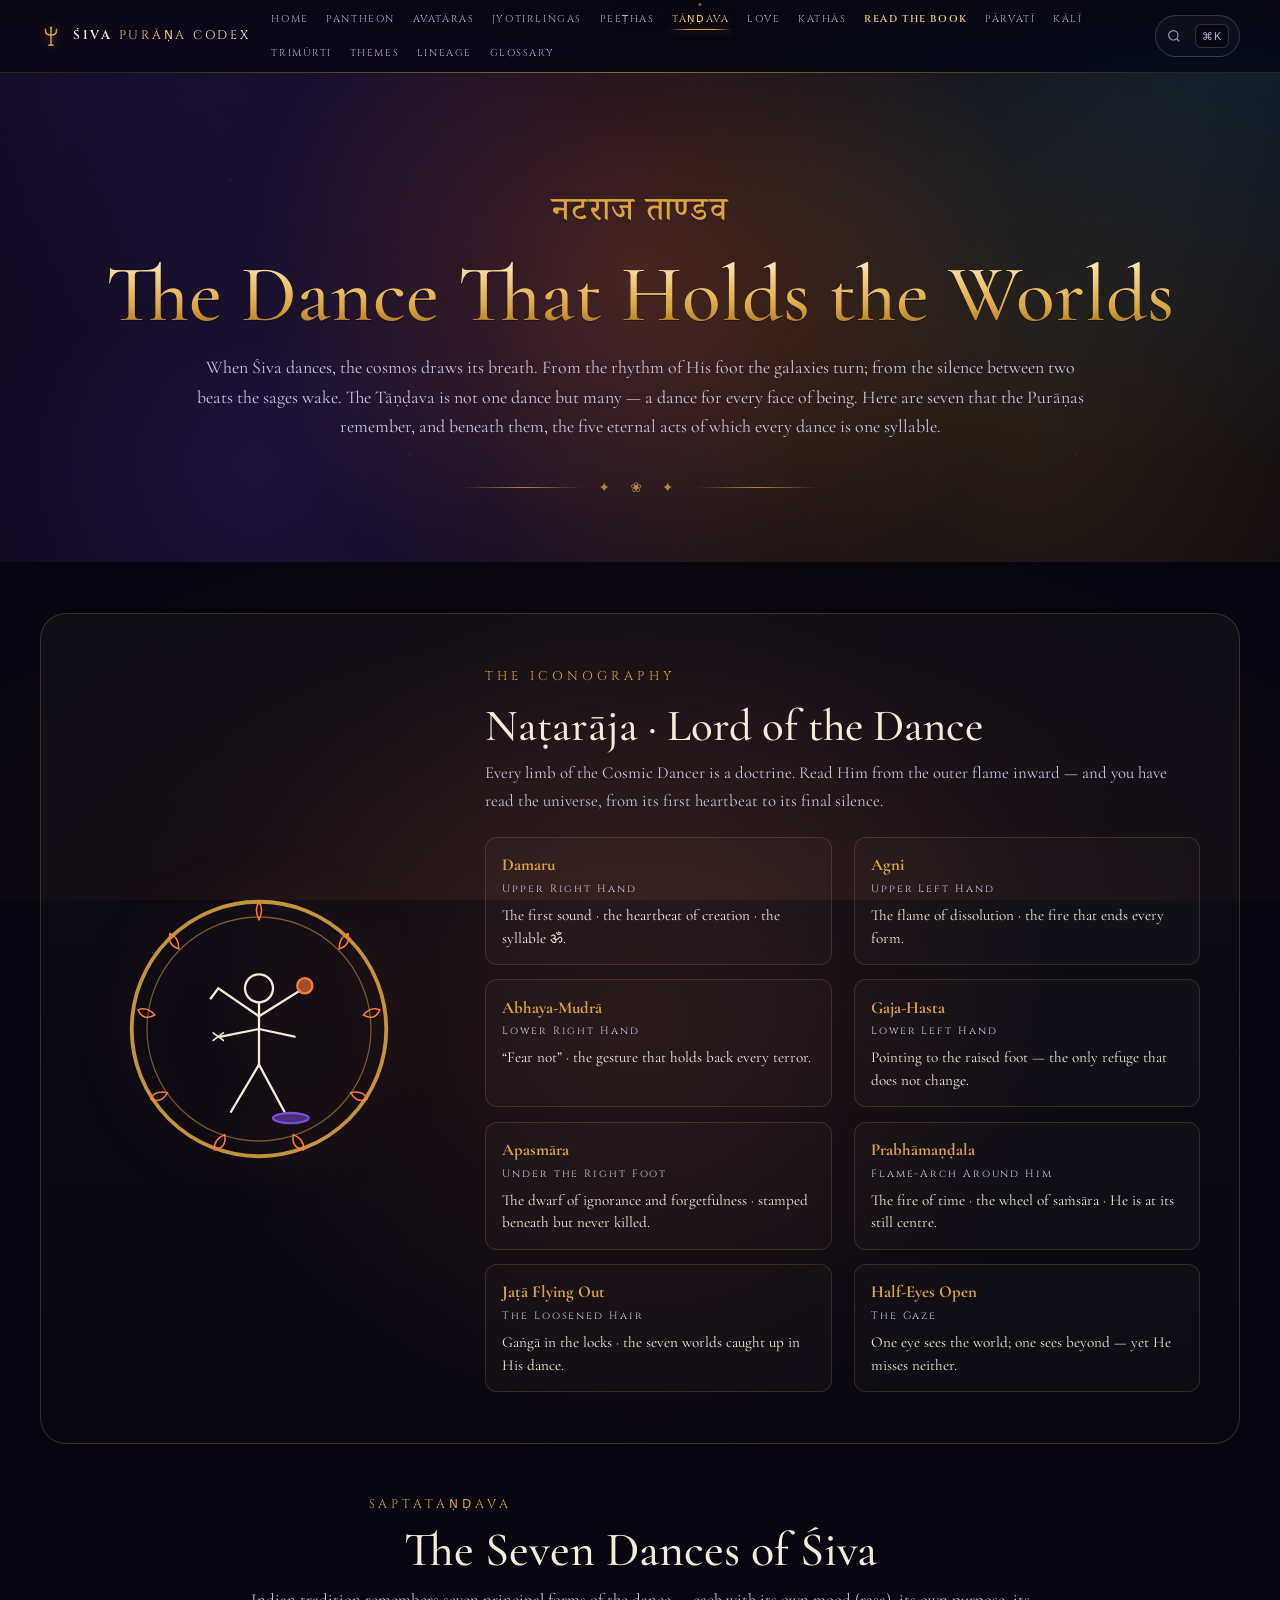
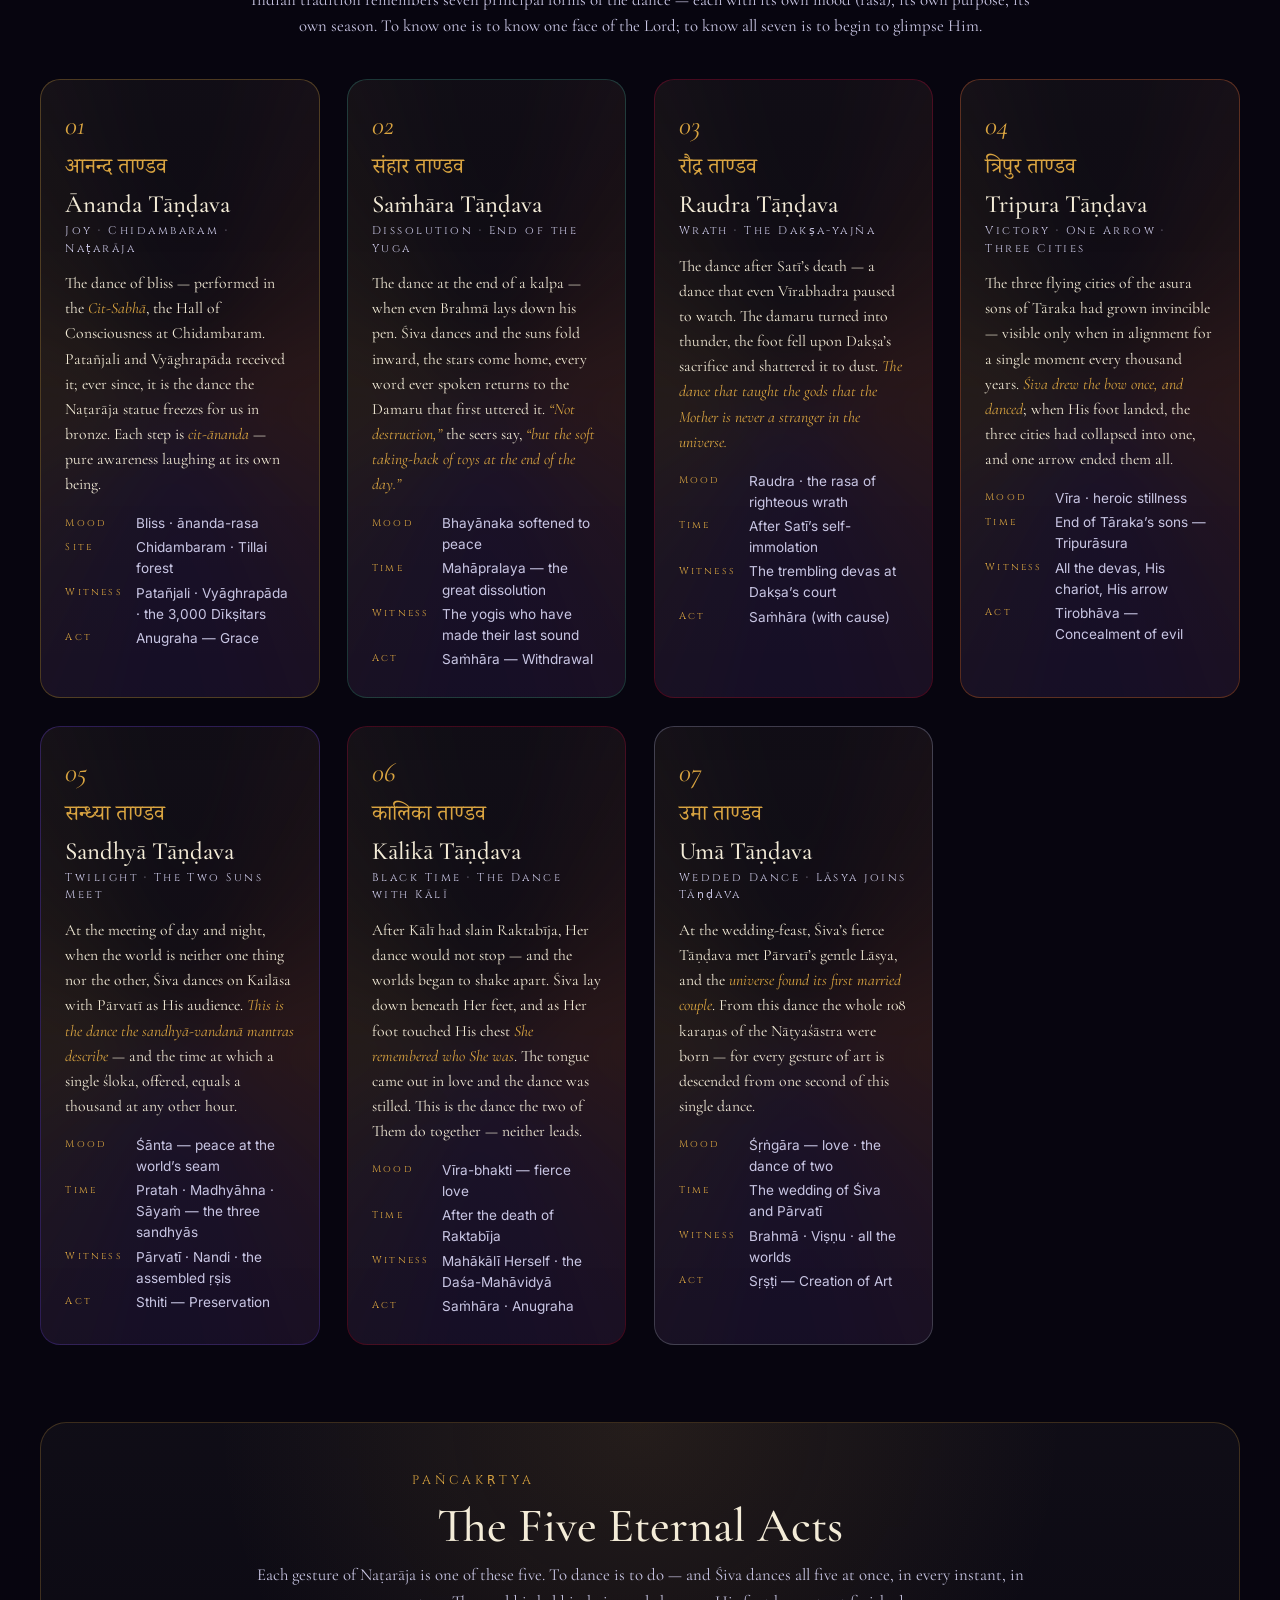
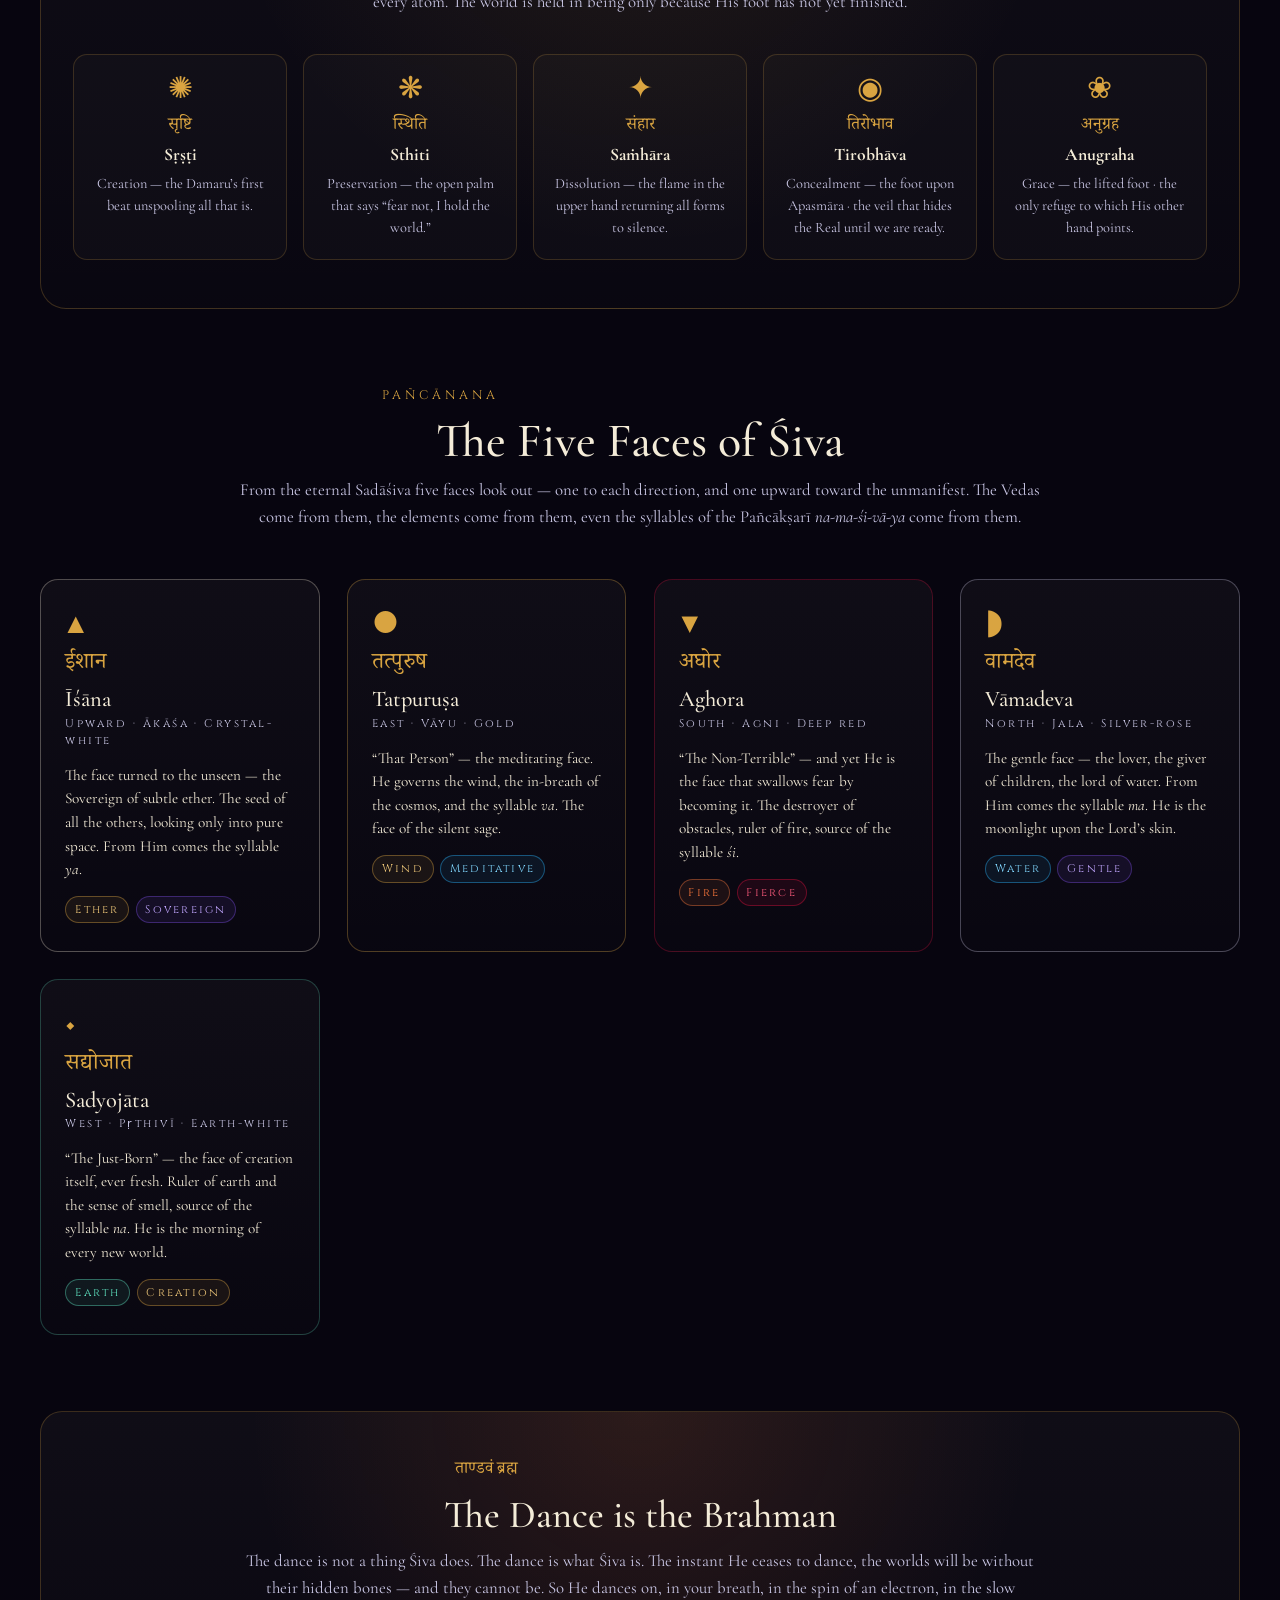
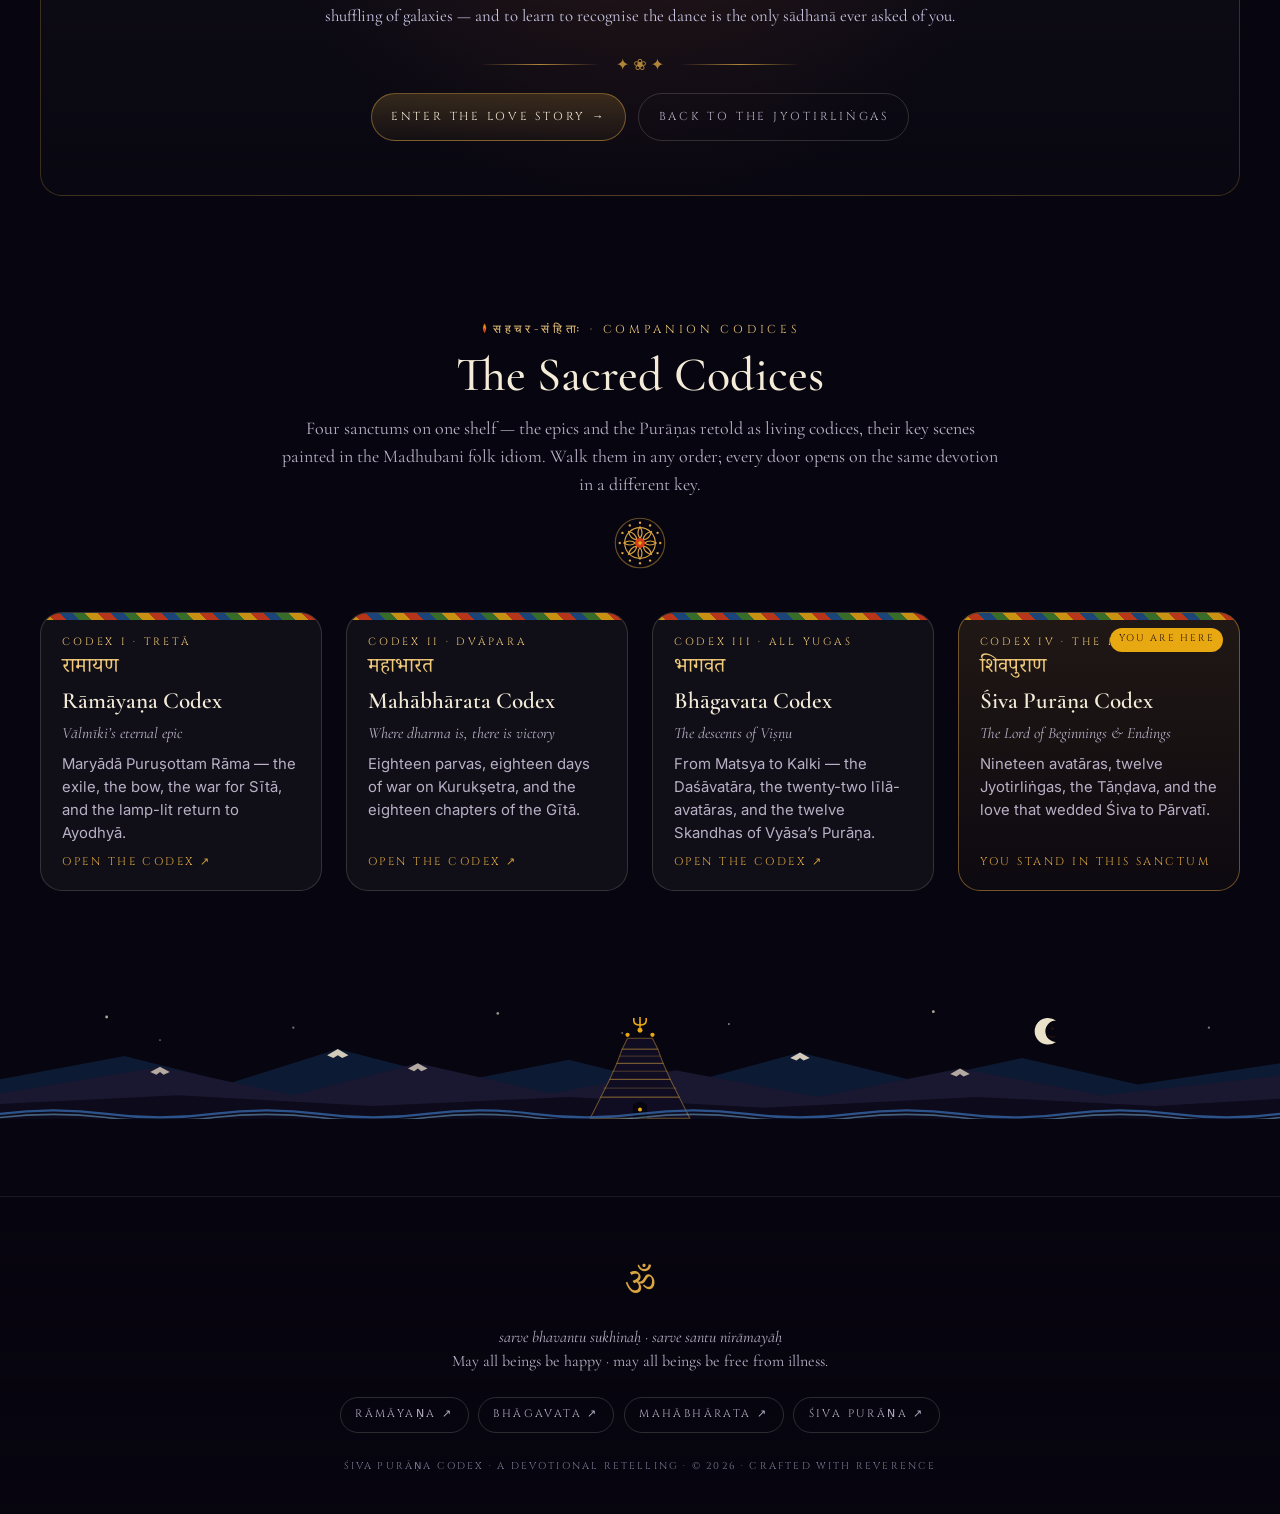
<file: tandava.html>
<!doctype html>
<html lang="en">
<head>
  <meta charset="utf-8" />
  <meta name="viewport" content="width=device-width, initial-scale=1" />
  <title>The Tāṇḍava — Dance of Śiva · Śiva Purāṇa Codex</title>
  <meta name="description" content="The cosmic dance of Lord Śiva — the seven Tāṇḍavas (Ānanda, Saṁhāra, Rudra, Tripura, Sandhyā, Kālikā, Umā), the Pañca-kṛtya (five eternal acts), and the Pañcānana (five faces of Śiva)." />
  <meta name="theme-color" content="#07050f" />

  <!-- Open Graph + Twitter -->
  <meta property="og:type" content="website" />
  <meta property="og:site_name" content="Śiva Purāṇa Codex" />
  <meta property="og:title" content="The Seven Tāṇḍavas — Śiva Purāṇa Codex" />
  <meta property="og:description" content="Ānanda, Sandhyā, Tripura, Saṁhāra, Ūrdhva, Muni, and Kālī tāṇḍava — the seven dances by which Śiva creates, sustains, and dissolves the world. Includes the Pañcakṛtya and Pañcānana." />
  <meta name="twitter:card" content="summary" />
  <meta name="twitter:title" content="The Seven Tāṇḍavas of Śiva" />
  <meta name="twitter:description" content="Śiva’s seven cosmic dances, the five acts, and the five faces." />

  <!-- Fonts -->
  <link rel="preconnect" href="https://fonts.googleapis.com" />
  <link rel="preconnect" href="https://fonts.gstatic.com" crossorigin />
  <link href="https://fonts.googleapis.com/css2?family=Cinzel:wght@400;500;600&family=Cormorant+Garamond:ital,wght@0,400;0,500;0,600;1,400;1,500&family=Inter:wght@400;500;600&family=Noto+Serif+Devanagari:wght@400;500;600&display=swap" rel="stylesheet" />

  <!-- Styles -->
  <link rel="stylesheet" href="assets/css/reset.css" />
  <link rel="stylesheet" href="assets/css/global.css" />
  <link rel="stylesheet" href="assets/css/search.css" />
  <link rel="stylesheet" href="assets/css/pages/tandava.css" />
  <link rel="stylesheet" href="assets/css/divinity.css" />
</head>
<body>

  <a class="skip" href="#main" style="position:absolute;left:-9999px;">Skip to main content</a>

  <!-- ============ HEADER ============ -->
  <header class="site-header">
    <div class="shell">
      <a class="brand" href="index.html" aria-label="Śiva Purāṇa Codex home">
        <svg class="trishul" viewBox="0 0 24 24" fill="none" stroke="currentColor" stroke-width="1.6" aria-hidden="true">
          <path d="M12 2v20" />
          <path d="M6 6c0 3 2 5 6 5s6-2 6-5" />
          <path d="M6 6v-2M18 6v-2M12 4v-2" />
          <path d="M9 22h6" />
        </svg>
        <span><strong>ŚIVA</strong>&nbsp;<em>PURĀṆA</em>&nbsp;CODEX</span>
      </a>

      <button class="nav-toggle" data-nav-toggle aria-expanded="false" aria-controls="primary-nav" aria-label="Toggle navigation">
        <svg viewBox="0 0 24 24" fill="none" stroke="currentColor" stroke-width="1.8" aria-hidden="true">
          <path d="M3 7h18M3 12h18M3 17h18" />
        </svg>
      </button>

      <nav class="site-nav" id="primary-nav" data-nav aria-label="Primary">
        <ul role="list">
          <li><a href="index.html">Home</a></li>
          <li><a href="characters.html">Pantheon</a></li>
          <li><a href="avatars.html">Avatāras</a></li>
          <li><a href="jyotirlingas.html">Jyotirliṅgas</a></li>
          <li><a href="shakti-peethas.html">Peeṭhas</a></li>
          <li><a href="tandava.html" aria-current="page">Tāṇḍava</a></li>
          <li><a href="love-story.html">Love</a></li>
          <li><a href="stories.html">Kathās</a></li>
          <li><a href="book.html">Read the Book</a></li>
          <li><a href="parvati.html">Pārvatī</a></li>
          <li><a href="kali.html">Kālī</a></li>
          <li><a href="trimurti.html">Trimūrti</a></li>
          <li><a href="themes.html">Themes</a></li>
          <li><a href="lineage.html">Lineage</a></li>
          <li><a href="glossary.html">Glossary</a></li>
        </ul>
      </nav>

      <button class="search-btn" type="button" data-search-open aria-label="Search the codex" title="Press / or Ctrl+K">
        <svg viewBox="0 0 24 24" fill="none" stroke="currentColor" stroke-width="1.8" aria-hidden="true">
          <circle cx="11" cy="11" r="7"/><path d="m20 20-3.5-3.5"/>
        </svg>
        <span class="search-btn__label">Search</span>
        <kbd class="search-btn__key">⌘K</kbd>
      </button>
    </div>
  </header>

  <main id="main">

    <!-- ============ HERO ============ -->
    <section class="td-hero">
      <div class="shell">
        <p class="deva">नटराज ताण्डव</p>
        <h1 class="gold-text">The Dance That Holds the Worlds</h1>
        <p>
          When Śiva dances, the cosmos draws its breath. From the rhythm of His foot the
          galaxies turn; from the silence between two beats the sages wake. The Tāṇḍava is
          not one dance but many — a dance for every face of being. Here are seven that the
          Purāṇas remember, and beneath them, the five eternal acts of which every dance is
          one syllable.
        </p>
        <div class="divider" aria-hidden="true">✦ ❀ ✦</div>
      </div>
    </section>


    <!-- ============ NAṬARĀJA STAGE ============ -->
    <section class="shell">
      <div class="td-stage">

        <!-- Cosmic arch SVG -->
        <div class="td-stage__art" aria-hidden="true">
          <svg viewBox="0 0 220 220">
            <!-- Outer flame ring -->
            <defs>
              <radialGradient id="flame" cx="50%" cy="50%" r="50%">
                <stop offset="0%"  stop-color="#ff7a3d" stop-opacity="0"/>
                <stop offset="70%" stop-color="#ff7a3d" stop-opacity="0.5"/>
                <stop offset="100%" stop-color="#d9a441" stop-opacity="0.9"/>
              </radialGradient>
            </defs>
            <circle cx="110" cy="110" r="100" fill="none" stroke="url(#flame)" stroke-width="3"/>
            <!-- Inner ring -->
            <circle cx="110" cy="110" r="88" fill="none" stroke="#d9a441" stroke-opacity="0.5" stroke-width="1"/>
            <!-- 12 flame tongues -->
            <g stroke="#ff7a3d" stroke-width="1.2" fill="none" stroke-linecap="round">
              <path d="M110 10 q-4 6 0 14 q4 -8 0 -14" />
              <path d="M180 35 q-7 3 -7 12 q9 -3 7 -12" />
              <path d="M205 95 q-7 -3 -13 4 q9 5 13 -4" />
              <path d="M195 165 q-3 -7 -13 -5 q5 9 13 5" />
              <path d="M145 205 q1 -8 -8 -12 q-2 10 8 12" />
              <path d="M75 205 q-1 -8 8 -12 q2 10 -8 12" />
              <path d="M25 165 q3 -7 13 -5 q-5 9 -13 5" />
              <path d="M15 95 q7 -3 13 4 q-9 5 -13 -4" />
              <path d="M40 35 q7 3 7 12 q-9 -3 -7 -12" />
            </g>
            <!-- Central dancer abstract -->
            <g stroke="#f4ecd8" fill="none" stroke-width="1.8" stroke-linecap="round">
              <circle cx="110" cy="78" r="11" />
              <path d="M110 89 L110 138" />
              <!-- raised arm -->
              <path d="M110 100 L78 78 L72 86" />
              <!-- holding fire arm -->
              <path d="M110 100 L142 80" />
              <circle cx="146" cy="76" r="6" fill="#ff7a3d" fill-opacity="0.6" stroke="#ff7a3d"/>
              <!-- damaru arm -->
              <path d="M110 110 L80 116" />
              <path d="M74 113 L82 119 M74 119 L82 113" stroke-width="1.2"/>
              <!-- abhaya arm -->
              <path d="M110 110 L138 116" />
              <!-- raised leg -->
              <path d="M110 138 L88 175" />
              <!-- planted leg on apasmara -->
              <path d="M110 138 L130 175" />
              <ellipse cx="135" cy="180" rx="14" ry="4" fill="#7a4ddf" fill-opacity="0.5" stroke="#7a4ddf"/>
            </g>
          </svg>
        </div>

        <!-- Symbol legend -->
        <div class="td-stage__body">
          <p class="eyebrow">The Iconography</p>
          <h2>Naṭarāja · Lord of the Dance</h2>
          <p>
            Every limb of the Cosmic Dancer is a doctrine. Read Him from the outer flame inward —
            and you have read the universe, from its first heartbeat to its final silence.
          </p>

          <div class="td-symbols">
            <div class="td-symbol">
              <strong>Damaru</strong>
              <small>Upper Right Hand</small>
              <p>The first sound · the heartbeat of creation · the syllable ॐ.</p>
            </div>
            <div class="td-symbol">
              <strong>Agni</strong>
              <small>Upper Left Hand</small>
              <p>The flame of dissolution · the fire that ends every form.</p>
            </div>
            <div class="td-symbol">
              <strong>Abhaya-Mudrā</strong>
              <small>Lower Right Hand</small>
              <p>“Fear not” · the gesture that holds back every terror.</p>
            </div>
            <div class="td-symbol">
              <strong>Gaja-Hasta</strong>
              <small>Lower Left Hand</small>
              <p>Pointing to the raised foot — the only refuge that does not change.</p>
            </div>
            <div class="td-symbol">
              <strong>Apasmāra</strong>
              <small>Under the Right Foot</small>
              <p>The dwarf of ignorance and forgetfulness · stamped beneath but never killed.</p>
            </div>
            <div class="td-symbol">
              <strong>Prabhāmaṇḍala</strong>
              <small>Flame-Arch Around Him</small>
              <p>The fire of time · the wheel of saṁsāra · He is at its still centre.</p>
            </div>
            <div class="td-symbol">
              <strong>Jaṭā Flying Out</strong>
              <small>The Loosened Hair</small>
              <p>Gaṅgā in the locks · the seven worlds caught up in His dance.</p>
            </div>
            <div class="td-symbol">
              <strong>Half-Eyes Open</strong>
              <small>The Gaze</small>
              <p>One eye sees the world; one sees beyond — yet He misses neither.</p>
            </div>
          </div>
        </div>
      </div>
    </section>


    <!-- ============ THE SEVEN DANCES ============ -->
    <section class="shell">
      <header class="td-section-head">
        <p class="eyebrow">Saptataṇḍava</p>
        <h2>The Seven Dances of Śiva</h2>
        <p>
          Indian tradition remembers seven principal forms of the dance — each with its own
          mood (rasa), its own purpose, its own season. To know one is to know one face of
          the Lord; to know all seven is to begin to glimpse Him.
        </p>
      </header>

      <div class="td-dances">

        <!-- 01 · ĀNANDA -->
        <article class="dcard dcard--ananda" id="dance-1">
          <p class="dcard__num">01</p>
          <p class="dcard__deva">आनन्द ताण्डव</p>
          <h3 class="dcard__name">Ānanda Tāṇḍava</h3>
          <p class="dcard__mood">Joy · Chidambaram · Naṭarāja</p>
          <p class="dcard__body">
            The dance of bliss — performed in the <em>Cit-Sabhā</em>, the Hall of
            Consciousness at Chidambaram. Patañjali and Vyāghrapāda received it; ever since,
            it is the dance the Naṭarāja statue freezes for us in bronze. Each step is
            <em>cit-ānanda</em> — pure awareness laughing at its own being.
          </p>
          <dl class="dcard__meta">
            <dt>Mood</dt><dd>Bliss · ānanda-rasa</dd>
            <dt>Site</dt><dd>Chidambaram · Tillai forest</dd>
            <dt>Witness</dt><dd>Patañjali · Vyāghrapāda · the 3,000 Dīkṣitars</dd>
            <dt>Act</dt><dd>Anugraha — Grace</dd>
          </dl>
        </article>

        <!-- 02 · SAṀHĀRA -->
        <article class="dcard dcard--samhara" id="dance-2">
          <p class="dcard__num">02</p>
          <p class="dcard__deva">संहार ताण्डव</p>
          <h3 class="dcard__name">Saṁhāra Tāṇḍava</h3>
          <p class="dcard__mood">Dissolution · End of the Yuga</p>
          <p class="dcard__body">
            The dance at the end of a kalpa — when even Brahmā lays down his pen. Śiva dances
            and the suns fold inward, the stars come home, every word ever spoken returns to
            the Damaru that first uttered it. <em>“Not destruction,”</em> the seers say, <em>“but
            the soft taking-back of toys at the end of the day.”</em>
          </p>
          <dl class="dcard__meta">
            <dt>Mood</dt><dd>Bhayānaka softened to peace</dd>
            <dt>Time</dt><dd>Mahāpralaya — the great dissolution</dd>
            <dt>Witness</dt><dd>The yogis who have made their last sound</dd>
            <dt>Act</dt><dd>Saṁhāra — Withdrawal</dd>
          </dl>
        </article>

        <!-- 03 · RUDRA -->
        <article class="dcard dcard--rudra" id="dance-3">
          <p class="dcard__num">03</p>
          <p class="dcard__deva">रौद्र ताण्डव</p>
          <h3 class="dcard__name">Raudra Tāṇḍava</h3>
          <p class="dcard__mood">Wrath · The Dakṣa-yajña</p>
          <p class="dcard__body">
            The dance after Satī’s death — a dance that even Vīrabhadra paused to watch. The
            damaru turned into thunder, the foot fell upon Dakṣa’s sacrifice and shattered it
            to dust. <em>The dance that taught the gods that the Mother is never a stranger
            in the universe.</em>
          </p>
          <dl class="dcard__meta">
            <dt>Mood</dt><dd>Raudra · the rasa of righteous wrath</dd>
            <dt>Time</dt><dd>After Satī’s self-immolation</dd>
            <dt>Witness</dt><dd>The trembling devas at Dakṣa’s court</dd>
            <dt>Act</dt><dd>Saṁhāra (with cause)</dd>
          </dl>
        </article>

        <!-- 04 · TRIPURA -->
        <article class="dcard dcard--tripura" id="dance-4">
          <p class="dcard__num">04</p>
          <p class="dcard__deva">त्रिपुर ताण्डव</p>
          <h3 class="dcard__name">Tripura Tāṇḍava</h3>
          <p class="dcard__mood">Victory · One Arrow · Three Cities</p>
          <p class="dcard__body">
            The three flying cities of the asura sons of Tāraka had grown invincible — visible
            only when in alignment for a single moment every thousand years. <em>Śiva drew the
            bow once, and danced</em>; when His foot landed, the three cities had collapsed
            into one, and one arrow ended them all.
          </p>
          <dl class="dcard__meta">
            <dt>Mood</dt><dd>Vīra · heroic stillness</dd>
            <dt>Time</dt><dd>End of Tāraka’s sons — Tripurāsura</dd>
            <dt>Witness</dt><dd>All the devas, His chariot, His arrow</dd>
            <dt>Act</dt><dd>Tirobhāva — Concealment of evil</dd>
          </dl>
        </article>

        <!-- 05 · SANDHYĀ -->
        <article class="dcard dcard--sandhya" id="dance-5">
          <p class="dcard__num">05</p>
          <p class="dcard__deva">सन्ध्या ताण्डव</p>
          <h3 class="dcard__name">Sandhyā Tāṇḍava</h3>
          <p class="dcard__mood">Twilight · The Two Suns Meet</p>
          <p class="dcard__body">
            At the meeting of day and night, when the world is neither one thing nor the other,
            Śiva dances on Kailāsa with Pārvatī as His audience. <em>This is the dance the
            sandhyā-vandanā mantras describe</em> — and the time at which a single śloka,
            offered, equals a thousand at any other hour.
          </p>
          <dl class="dcard__meta">
            <dt>Mood</dt><dd>Śānta — peace at the world’s seam</dd>
            <dt>Time</dt><dd>Pratah · Madhyāhna · Sāyaṁ — the three sandhyās</dd>
            <dt>Witness</dt><dd>Pārvatī · Nandi · the assembled ṛṣis</dd>
            <dt>Act</dt><dd>Sthiti — Preservation</dd>
          </dl>
        </article>

        <!-- 06 · KĀLIKĀ -->
        <article class="dcard dcard--kalika" id="dance-6">
          <p class="dcard__num">06</p>
          <p class="dcard__deva">कालिका ताण्डव</p>
          <h3 class="dcard__name">Kālikā Tāṇḍava</h3>
          <p class="dcard__mood">Black Time · The Dance with Kālī</p>
          <p class="dcard__body">
            After Kālī had slain Raktabīja, Her dance would not stop — and the worlds began
            to shake apart. Śiva lay down beneath Her feet, and as Her foot touched His chest
            <em>She remembered who She was</em>. The tongue came out in love and the dance was
            stilled. This is the dance the two of Them do together — neither leads.
          </p>
          <dl class="dcard__meta">
            <dt>Mood</dt><dd>Vīra-bhakti — fierce love</dd>
            <dt>Time</dt><dd>After the death of Raktabīja</dd>
            <dt>Witness</dt><dd>Mahākālī Herself · the Daśa-Mahāvidyā</dd>
            <dt>Act</dt><dd>Saṁhāra · Anugraha</dd>
          </dl>
        </article>

        <!-- 07 · UMĀ -->
        <article class="dcard dcard--uma" id="dance-7">
          <p class="dcard__num">07</p>
          <p class="dcard__deva">उमा ताण्डव</p>
          <h3 class="dcard__name">Umā Tāṇḍava</h3>
          <p class="dcard__mood">Wedded Dance · Lāsya joins Tāṇḍava</p>
          <p class="dcard__body">
            At the wedding-feast, Śiva’s fierce Tāṇḍava met Pārvatī’s gentle Lāsya, and the
            <em>universe found its first married couple</em>. From this dance the whole 108
            karaṇas of the Nāṭyaśāstra were born — for every gesture of art is descended from
            one second of this single dance.
          </p>
          <dl class="dcard__meta">
            <dt>Mood</dt><dd>Śṛṅgāra — love · the dance of two</dd>
            <dt>Time</dt><dd>The wedding of Śiva and Pārvatī</dd>
            <dt>Witness</dt><dd>Brahmā · Viṣṇu · all the worlds</dd>
            <dt>Act</dt><dd>Sṛṣṭi — Creation of Art</dd>
          </dl>
        </article>

      </div>
    </section>


    <!-- ============ PAÑCAKṚTYA ============ -->
    <section class="shell" id="pancha">
      <div class="td-pancha">
        <header class="td-section-head">
          <p class="eyebrow">Pañcakṛtya</p>
          <h2>The Five Eternal Acts</h2>
          <p>
            Each gesture of Naṭarāja is one of these five. To dance is to do — and Śiva
            dances all five at once, in every instant, in every atom. The world is held in
            being only because His foot has not yet finished.
          </p>
        </header>

        <div class="td-pancha__grid">
          <div class="td-act">
            <p class="ico">✺</p>
            <p class="deva-sm">सृष्टि</p>
            <strong>Sṛṣṭi</strong>
            <p>Creation — the Damaru’s first beat unspooling all that is.</p>
          </div>
          <div class="td-act">
            <p class="ico">❋</p>
            <p class="deva-sm">स्थिति</p>
            <strong>Sthiti</strong>
            <p>Preservation — the open palm that says “fear not, I hold the world.”</p>
          </div>
          <div class="td-act">
            <p class="ico">✦</p>
            <p class="deva-sm">संहार</p>
            <strong>Saṁhāra</strong>
            <p>Dissolution — the flame in the upper hand returning all forms to silence.</p>
          </div>
          <div class="td-act">
            <p class="ico">◉</p>
            <p class="deva-sm">तिरोभाव</p>
            <strong>Tirobhāva</strong>
            <p>Concealment — the foot upon Apasmāra · the veil that hides the Real until we are ready.</p>
          </div>
          <div class="td-act">
            <p class="ico">❀</p>
            <p class="deva-sm">अनुग्रह</p>
            <strong>Anugraha</strong>
            <p>Grace — the lifted foot · the only refuge to which His other hand points.</p>
          </div>
        </div>
      </div>
    </section>


    <!-- ============ PAÑCĀNANA — FIVE FACES ============ -->
    <section class="shell" id="faces">
      <header class="td-section-head">
        <p class="eyebrow">Pañcānana</p>
        <h2>The Five Faces of Śiva</h2>
        <p>
          From the eternal Sadāśiva five faces look out — one to each direction, and one
          upward toward the unmanifest. The Vedas come from them, the elements come from
          them, even the syllables of the Pañcākṣarī <em>na-ma-śi-vā-ya</em> come from them.
        </p>
      </header>

      <div class="td-faces">

        <article class="fcard fcard--ishana">
          <p class="fcard__icon">▲</p>
          <p class="fcard__deva">ईशान</p>
          <h3 class="fcard__name">Īśāna</h3>
          <p class="fcard__direction">Upward · Ākāśa · Crystal-white</p>
          <p class="fcard__body">
            The face turned to the unseen — the Sovereign of subtle ether. The seed of all
            the others, looking only into pure space. From Him comes the syllable <em>ya</em>.
          </p>
          <div class="fcard__chips">
            <span class="chip chip--gold">Ether</span>
            <span class="chip chip--violet">Sovereign</span>
          </div>
        </article>

        <article class="fcard fcard--tatpu">
          <p class="fcard__icon">●</p>
          <p class="fcard__deva">तत्पुरुष</p>
          <h3 class="fcard__name">Tatpuruṣa</h3>
          <p class="fcard__direction">East · Vāyu · Gold</p>
          <p class="fcard__body">
            “That Person” — the meditating face. He governs the wind, the in-breath of the
            cosmos, and the syllable <em>va</em>. The face of the silent sage.
          </p>
          <div class="fcard__chips">
            <span class="chip chip--gold">Wind</span>
            <span class="chip chip--blue">Meditative</span>
          </div>
        </article>

        <article class="fcard fcard--aghora">
          <p class="fcard__icon">▼</p>
          <p class="fcard__deva">अघोर</p>
          <h3 class="fcard__name">Aghora</h3>
          <p class="fcard__direction">South · Agni · Deep red</p>
          <p class="fcard__body">
            “The Non-Terrible” — and yet He is the face that swallows fear by becoming it.
            The destroyer of obstacles, ruler of fire, source of the syllable <em>śi</em>.
          </p>
          <div class="fcard__chips">
            <span class="chip chip--fire">Fire</span>
            <span class="chip chip--kali">Fierce</span>
          </div>
        </article>

        <article class="fcard fcard--vama">
          <p class="fcard__icon">◗</p>
          <p class="fcard__deva">वामदेव</p>
          <h3 class="fcard__name">Vāmadeva</h3>
          <p class="fcard__direction">North · Jala · Silver-rose</p>
          <p class="fcard__body">
            The gentle face — the lover, the giver of children, the lord of water. From Him
            comes the syllable <em>ma</em>. He is the moonlight upon the Lord’s skin.
          </p>
          <div class="fcard__chips">
            <span class="chip chip--blue">Water</span>
            <span class="chip chip--violet">Gentle</span>
          </div>
        </article>

        <article class="fcard fcard--sadyo">
          <p class="fcard__icon">◆</p>
          <p class="fcard__deva">सद्योजात</p>
          <h3 class="fcard__name">Sadyojāta</h3>
          <p class="fcard__direction">West · Pṛthivī · Earth-white</p>
          <p class="fcard__body">
            “The Just-Born” — the face of creation itself, ever fresh. Ruler of earth and
            the sense of smell, source of the syllable <em>na</em>. He is the morning of
            every new world.
          </p>
          <div class="fcard__chips">
            <span class="chip chip--green">Earth</span>
            <span class="chip chip--gold">Creation</span>
          </div>
        </article>

      </div>
    </section>


    <!-- ============ CLOSING TEACHING ============ -->
    <section class="shell">
      <div class="td-teaching">
        <p class="deva-sm">ताण्डवं ब्रह्म</p>
        <h2>The Dance is the Brahman</h2>
        <p>
          The dance is not a thing Śiva does. The dance is what Śiva is. The instant He
          ceases to dance, the worlds will be without their hidden bones — and they cannot be.
          So He dances on, in your breath, in the spin of an electron, in the slow
          shuffling of galaxies — and to learn to recognise the dance is the only sādhanā
          ever asked of you.
        </p>
        <div class="divider" aria-hidden="true">✦ ❀ ✦</div>
        <p style="margin-top:1rem;">
          <a class="btn" href="love-story.html">Enter the Love Story →</a>
          &nbsp;
          <a class="btn btn--ghost" href="jyotirlingas.html">Back to the Jyotirliṅgas</a>
        </p>
      </div>
    </section>


    <!-- ============ THE SACRED CODICES ============ -->
    <section class="codices" aria-labelledby="codices-head">
      <div class="shell">
        <div class="codices__head">
          <p class="codices__eyebrow"><svg class="tri-flame" viewBox="0 0 12 18" aria-hidden="true"><path d="M6 1 Q11 8 6 16 Q1 8 6 1Z" fill="#e8a812" stroke="#d43d1a" stroke-width="1"/><path d="M6 7 Q8.6 11 6 15 Q3.4 11 6 7Z" fill="#d43d1a"/></svg>सहचर-संहिताः · Companion Codices</p>
          <h2 id="codices-head" class="codices__title">The Sacred Codices</h2>
          <p class="codices__lede">Four sanctums on one shelf — the epics and the Purāṇas retold as living codices, their key scenes painted in the Madhubani folk idiom. Walk them in any order; every door opens on the same devotion in a different key.</p>
          <div class="mandala-divider" aria-hidden="true"><svg viewBox="0 0 60 60" fill="none" stroke="#d9a441" stroke-width="1.3" aria-hidden="true"><circle cx="30" cy="30" r="27.5" opacity=".45"/><circle cx="52.5" cy="30.0" r="1.3" fill="#d9a441" stroke="none"/><circle cx="49.5" cy="41.2" r="1.3" fill="#d9a441" stroke="none"/><circle cx="41.2" cy="49.5" r="1.3" fill="#d9a441" stroke="none"/><circle cx="30.0" cy="52.5" r="1.3" fill="#d9a441" stroke="none"/><circle cx="18.8" cy="49.5" r="1.3" fill="#d9a441" stroke="none"/><circle cx="10.5" cy="41.2" r="1.3" fill="#d9a441" stroke="none"/><circle cx="7.5" cy="30.0" r="1.3" fill="#d9a441" stroke="none"/><circle cx="10.5" cy="18.8" r="1.3" fill="#d9a441" stroke="none"/><circle cx="18.7" cy="10.5" r="1.3" fill="#d9a441" stroke="none"/><circle cx="30.0" cy="7.5" r="1.3" fill="#d9a441" stroke="none"/><circle cx="41.2" cy="10.5" r="1.3" fill="#d9a441" stroke="none"/><circle cx="49.5" cy="18.7" r="1.3" fill="#d9a441" stroke="none"/><circle cx="30" cy="30" r="17"/><path d="M30 12 Q34.5 19 30 25 Q25.5 19 30 12Z" transform="rotate(0 30 30)"/><path d="M30 12 Q34.5 19 30 25 Q25.5 19 30 12Z" transform="rotate(45 30 30)"/><path d="M30 12 Q34.5 19 30 25 Q25.5 19 30 12Z" transform="rotate(90 30 30)"/><path d="M30 12 Q34.5 19 30 25 Q25.5 19 30 12Z" transform="rotate(135 30 30)"/><path d="M30 12 Q34.5 19 30 25 Q25.5 19 30 12Z" transform="rotate(180 30 30)"/><path d="M30 12 Q34.5 19 30 25 Q25.5 19 30 12Z" transform="rotate(225 30 30)"/><path d="M30 12 Q34.5 19 30 25 Q25.5 19 30 12Z" transform="rotate(270 30 30)"/><path d="M30 12 Q34.5 19 30 25 Q25.5 19 30 12Z" transform="rotate(315 30 30)"/><circle cx="30" cy="30" r="5.5" fill="#d43d1a" stroke="none"/><circle cx="30" cy="30" r="2" fill="#e8a812" stroke="none"/></svg></div>
        </div>
        <div class="codices__grid">
          <a class="codex-link" href="https://unigalactix.github.io/RAMAYANA/" target="_blank" rel="noopener">
            <span class="codex-link__corner">Codex I · Tretā</span>
            <span class="codex-link__deva">रामायण</span>
            <span class="codex-link__title">Rāmāyaṇa Codex</span>
            <span class="codex-link__epithet">Vālmīki’s eternal epic</span>
            <span class="codex-link__desc">Maryādā Puruṣottam Rāma — the exile, the bow, the war for Sītā, and the lamp-lit return to Ayodhyā.</span>
            <span class="codex-link__cta">Open the Codex ↗</span>
          </a>
          <a class="codex-link" href="https://unigalactix.github.io/Mahabharat/" target="_blank" rel="noopener">
            <span class="codex-link__corner">Codex II · Dvāpara</span>
            <span class="codex-link__deva">महाभारत</span>
            <span class="codex-link__title">Mahābhārata Codex</span>
            <span class="codex-link__epithet">Where dharma is, there is victory</span>
            <span class="codex-link__desc">Eighteen parvas, eighteen days of war on Kurukṣetra, and the eighteen chapters of the Gītā.</span>
            <span class="codex-link__cta">Open the Codex ↗</span>
          </a>
          <a class="codex-link" href="https://unigalactix.github.io/BHAGAVATHAM/" target="_blank" rel="noopener">
            <span class="codex-link__corner">Codex III · All Yugas</span>
            <span class="codex-link__deva">भागवत</span>
            <span class="codex-link__title">Bhāgavata Codex</span>
            <span class="codex-link__epithet">The descents of Viṣṇu</span>
            <span class="codex-link__desc">From Matsya to Kalki — the Daśāvatāra, the twenty-two līlā-avatāras, and the twelve Skandhas of Vyāsa’s Purāṇa.</span>
            <span class="codex-link__cta">Open the Codex ↗</span>
          </a>
          <div class="codex-link codex-link--current" aria-current="page">
            <span class="codex-link__here">You are here</span>
            <span class="codex-link__corner">Codex IV · The Mountain</span>
            <span class="codex-link__deva">शिवपुराण</span>
            <span class="codex-link__title">Śiva Purāṇa Codex</span>
            <span class="codex-link__epithet">The Lord of Beginnings &amp; Endings</span>
            <span class="codex-link__desc">Nineteen avatāras, twelve Jyotirliṅgas, the Tāṇḍava, and the love that wedded Śiva to Pārvatī.</span>
            <span class="codex-link__cta">You stand in this sanctum</span>
          </div>
        </div>
      </div>
    </section>
  </main>


  <!-- ============ FOOTER ============ -->

  <!-- ============ KAILĀSA BAND — the mountain above the footer ============ -->
  <div class="kailasa-band" aria-hidden="true">
    <svg viewBox="0 0 1440 132" preserveAspectRatio="none" aria-hidden="true" focusable="false">
      <g fill="#f7ead2">
        <circle cx="120" cy="18" r="1.6" opacity=".7"/><circle cx="330" cy="30" r="1.2" opacity=".5"/>
        <circle cx="560" cy="14" r="1.5" opacity=".6"/><circle cx="820" cy="26" r="1.2" opacity=".5"/>
        <circle cx="1050" cy="12" r="1.6" opacity=".7"/><circle cx="1360" cy="30" r="1.3" opacity=".5"/>
        <circle cx="700" cy="36" r="1.1" opacity=".45"/><circle cx="180" cy="44" r="1.1" opacity=".4"/>
      </g>
      <path d="M1188 22 A15 15 0 1 0 1188 46 A11.5 11.5 0 1 1 1188 22Z" fill="#fdf6da" opacity=".92"/>
      <circle cx="1184" cy="31" r="1.4" fill="#2e1608"/><path d="M1179 39 q4 2.6 8 .8" fill="none" stroke="#2e1608" stroke-width="1.2"/>
      <path d="M0 132 L0 88 L140 62 L260 92 L380 54 L520 90 L640 66 L760 96 L900 58 L1030 90 L1150 64 L1280 94 L1440 70 L1440 132Z" fill="#1d4e89" opacity=".30"/>
      <path d="M368 61 L380 54 L392 61 L385 64 L380 61 L375 64Z" fill="#f7ead2" opacity=".85"/>
      <path d="M889 64 L900 58 L911 64 L904 67 L900 64 L896 67Z" fill="#f7ead2" opacity=".85"/>
      <path d="M0 132 L0 104 L180 74 L330 106 L470 70 L620 104 L760 78 L920 108 L1080 76 L1240 106 L1440 84 L1440 132Z" fill="#1a1730"/>
      <path d="M169 80 L180 74 L191 80 L184 83 L180 80 L176 83Z" fill="#f7ead2" opacity=".7"/>
      <path d="M459 76 L470 70 L481 76 L474 79 L470 76 L466 79Z" fill="#f7ead2" opacity=".7"/>
      <path d="M1069 82 L1080 76 L1091 82 L1084 85 L1080 82 L1076 85Z" fill="#f7ead2" opacity=".7"/>
      <path d="M0 132 L0 116 L200 106 L420 118 L640 108 L860 120 L1100 108 L1300 118 L1440 110 L1440 132Z" fill="#0d0a1c"/>
      <g fill="#100c22" stroke="rgba(217,164,65,.45)" stroke-width="1.2">
        <path d="M664 132 L776 132 L764 108 L676 108Z"/>
        <path d="M676 108 L764 108 L754 88 L686 88Z"/>
        <path d="M686 88 L754 88 L746 70 L694 70Z"/>
        <path d="M694 70 L746 70 L740 54 L700 54Z"/>
        <path d="M700 54 L740 54 L734 42 L706 42Z"/>
      </g>
      <g stroke="rgba(217,164,65,.35)" stroke-width="1"><line x1="679" y1="98" x2="761" y2="98"/><line x1="689" y1="79" x2="751" y2="79"/><line x1="697" y1="62" x2="743" y2="62"/></g>
      <g fill="#e8a812"><circle cx="706" cy="38" r="2.4"/><circle cx="720" cy="33" r="2.8"/><circle cx="734" cy="38" r="2.4"/></g>
      <path d="M720 30 v-12 M713 22 q0 5 7 5 q7 0 7 -5 M713 22 v-3 M727 22 v-3" fill="none" stroke="#e8a812" stroke-width="1.8"/>
      <path d="M712 132 L712 117 Q720 109 728 117 L728 132Z" fill="#07050f"/>
      <circle cx="720" cy="122" r="2.2" fill="#e8a812"/>
      <path d="M0 127 Q60 119 120 127 T240 127 T360 127 T480 127 T600 127 T720 127 T840 127 T960 127 T1080 127 T1200 127 T1320 127 T1440 127" fill="none" stroke="#33629e" stroke-width="2.4" opacity=".85"/>
      <path d="M0 131 Q60 124 120 131 T240 131 T360 131 T480 131 T600 131 T720 131 T840 131 T960 131 T1080 131 T1200 131 T1320 131 T1440 131" fill="none" stroke="#7db8dd" stroke-width="1.8" opacity=".5"/>
    </svg>
  </div>

  <footer class="site-footer">
    <div class="shell">
      <div class="om" aria-hidden="true">ॐ</div>
      <p><em>sarve bhavantu sukhinaḥ · sarve santu nirāmayāḥ</em></p>
      <p>May all beings be happy · may all beings be free from illness.</p>

      <div class="sister">
        <a href="https://unigalactix.github.io/RAMAYANA/"   target="_blank" rel="noopener">Rāmāyaṇa ↗</a>
        <a href="https://unigalactix.github.io/BHAGAVATHAM/" target="_blank" rel="noopener">Bhāgavata ↗</a>
        <a href="https://unigalactix.github.io/Mahabharat/" target="_blank" rel="noopener">Mahābhārata ↗</a>
        <a href="https://unigalactix.github.io/ShivaPuran/" target="_blank" rel="noopener">Śiva Purāṇa ↗</a>
      </div>

      <small>ŚIVA PURĀṆA CODEX · A DEVOTIONAL RETELLING · © <span data-year>2026</span> · CRAFTED WITH REVERENCE</small>
    </div>
  </footer>

  <script src="assets/js/main.js" defer></script>
  <script src="assets/js/search.js" defer></script>
</body>
</html>
</file>
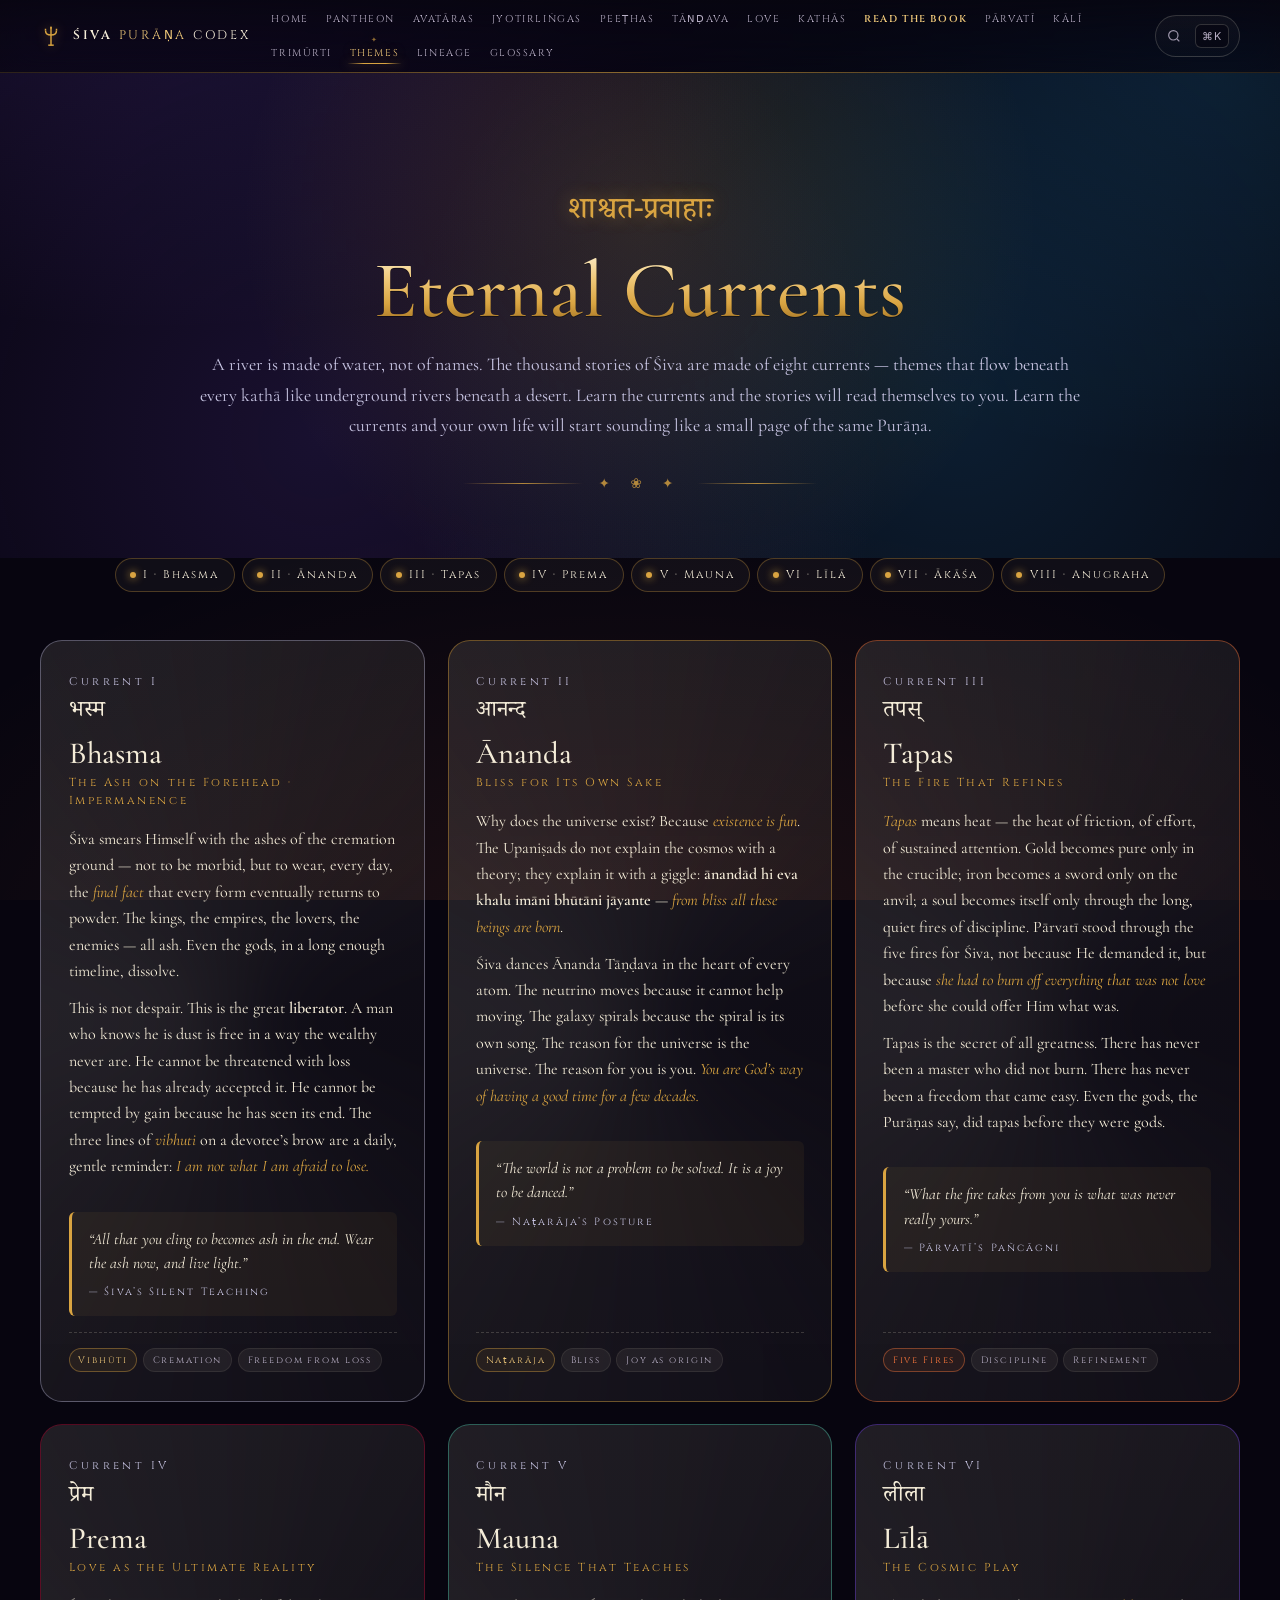
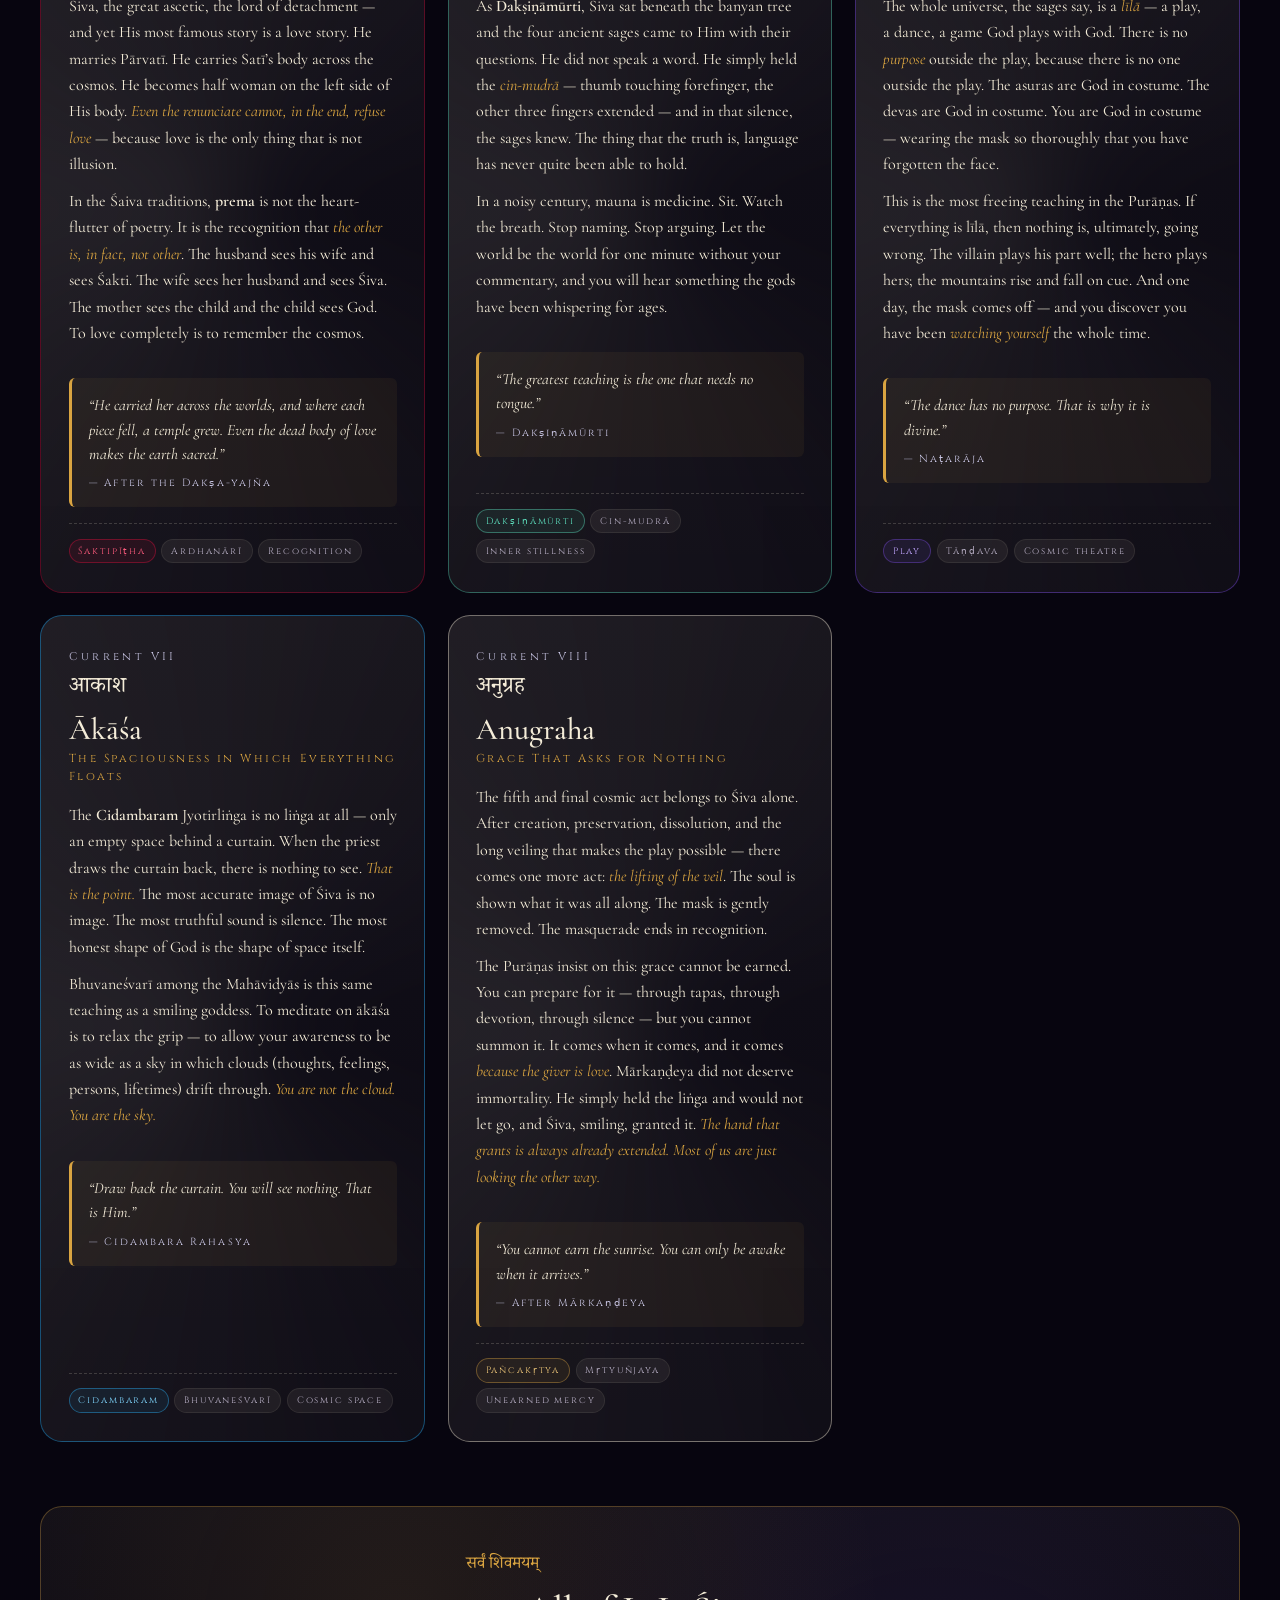
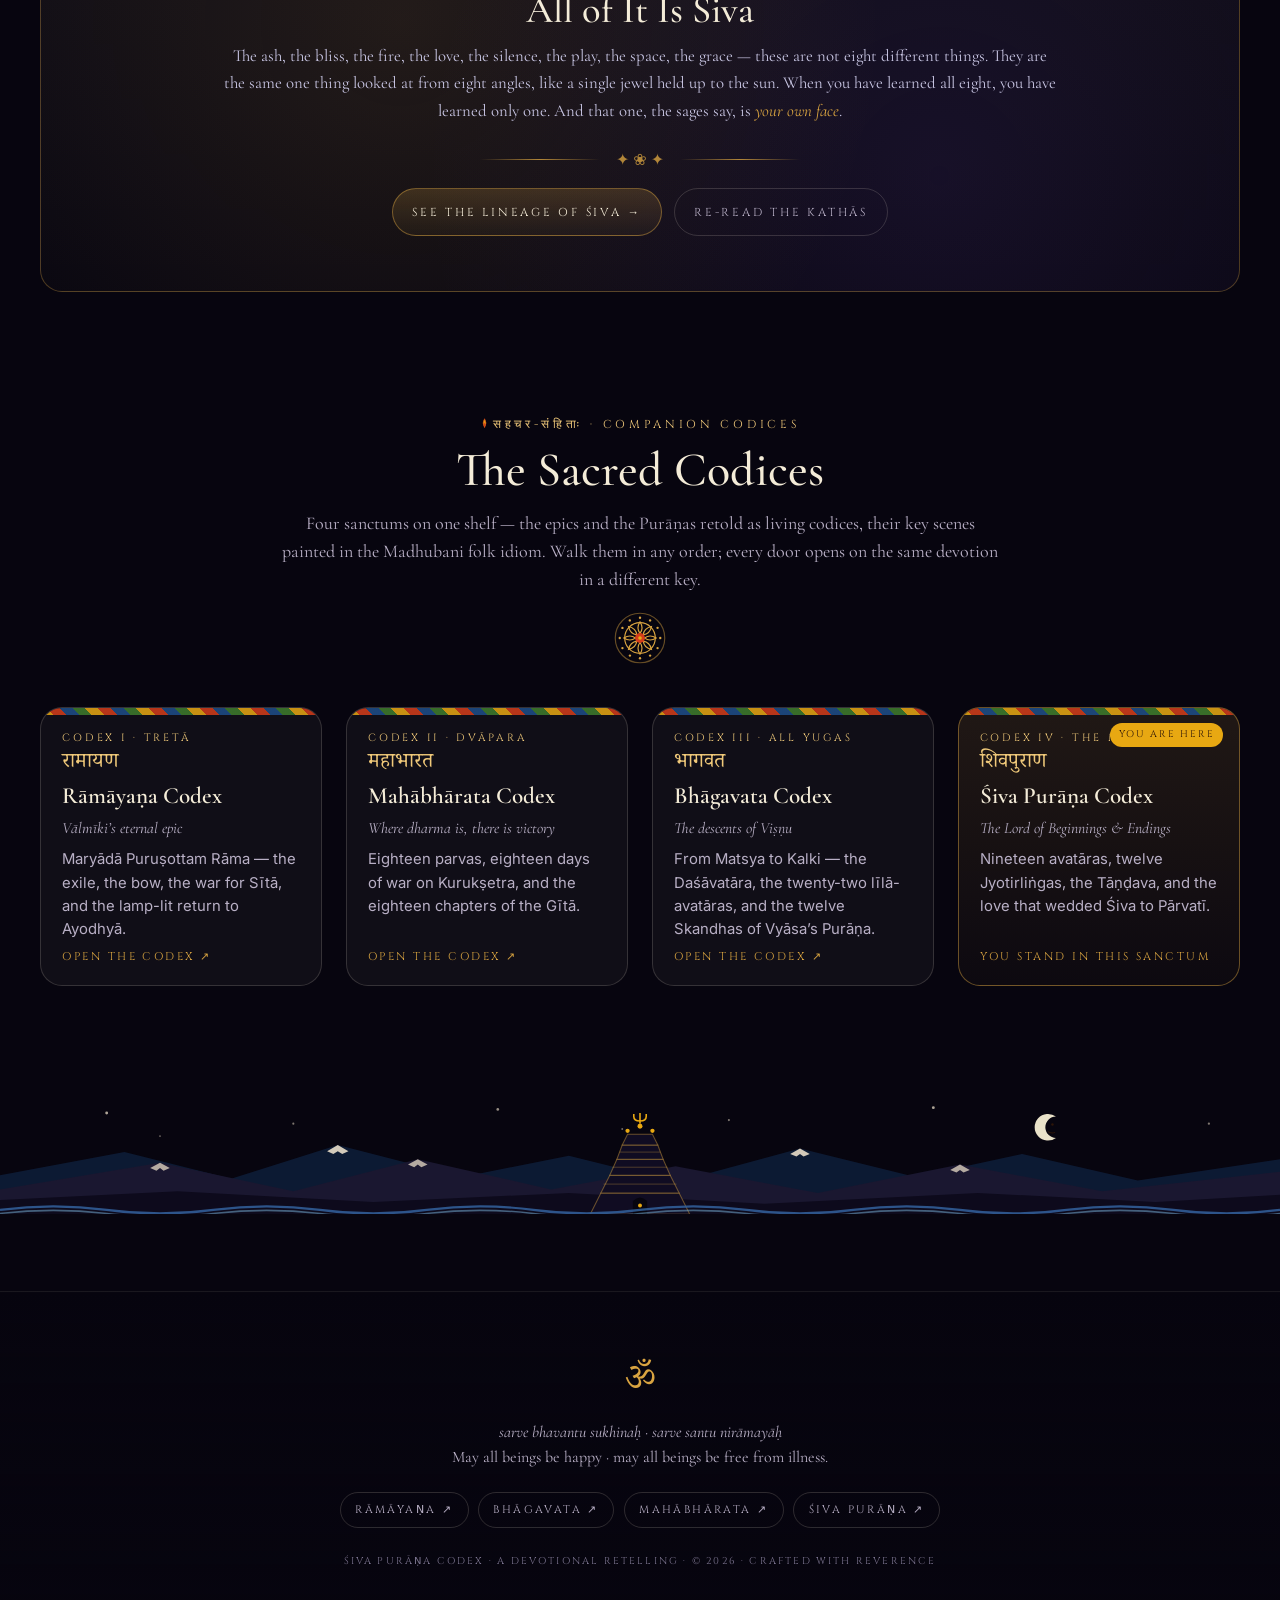
<file: themes.html>
<!doctype html>
<html lang="en">
<head>
  <meta charset="utf-8" />
  <meta name="viewport" content="width=device-width, initial-scale=1" />
  <title>Eternal Currents — Themes of the Śiva Purāṇa Codex</title>
  <meta name="description" content="The eight eternal teachings that run through every story of Śiva — Bhasma, Ānanda, Tapas, Prema, Mauna, Līlā, Ākāśa, Anugraha." />
  <meta name="theme-color" content="#07050f" />

  <!-- Open Graph + Twitter -->
  <meta property="og:type" content="website" />
  <meta property="og:site_name" content="Śiva Purāṇa Codex" />
  <meta property="og:title" content="Eternal Currents — Eight Themes of Śiva — Śiva Purāṇa Codex" />
  <meta property="og:description" content="Bhasma, ānanda, tapas, prema, mauna, līlā, ākāśa, anugraha — the eight teachings that run through every form of the Lord." />
  <meta name="twitter:card" content="summary" />
  <meta name="twitter:title" content="Eternal Currents of Śiva" />
  <meta name="twitter:description" content="Eight teachings that run through every form of the Lord." />

  <!-- Fonts -->
  <link rel="preconnect" href="https://fonts.googleapis.com" />
  <link rel="preconnect" href="https://fonts.gstatic.com" crossorigin />
  <link href="https://fonts.googleapis.com/css2?family=Cinzel:wght@400;500;600&family=Cormorant+Garamond:ital,wght@0,400;0,500;0,600;1,400;1,500&family=Inter:wght@400;500;600&family=Noto+Serif+Devanagari:wght@400;500;600&display=swap" rel="stylesheet" />

  <!-- Styles -->
  <link rel="stylesheet" href="assets/css/reset.css" />
  <link rel="stylesheet" href="assets/css/global.css" />
  <link rel="stylesheet" href="assets/css/search.css" />
  <link rel="stylesheet" href="assets/css/pages/themes.css" />
  <link rel="stylesheet" href="assets/css/divinity.css" />
</head>
<body>

  <a class="skip" href="#main" style="position:absolute;left:-9999px;">Skip to main content</a>

  <!-- ============ HEADER ============ -->
  <header class="site-header">
    <div class="shell">
      <a class="brand" href="index.html" aria-label="Śiva Purāṇa Codex home">
        <svg class="trishul" viewBox="0 0 24 24" fill="none" stroke="currentColor" stroke-width="1.6" aria-hidden="true">
          <path d="M12 2v20" />
          <path d="M6 6c0 3 2 5 6 5s6-2 6-5" />
          <path d="M6 6v-2M18 6v-2M12 4v-2" />
          <path d="M9 22h6" />
        </svg>
        <span><strong>ŚIVA</strong>&nbsp;<em>PURĀṆA</em>&nbsp;CODEX</span>
      </a>

      <button class="nav-toggle" data-nav-toggle aria-expanded="false" aria-controls="primary-nav" aria-label="Toggle navigation">
        <svg viewBox="0 0 24 24" fill="none" stroke="currentColor" stroke-width="1.8" aria-hidden="true">
          <path d="M3 7h18M3 12h18M3 17h18" />
        </svg>
      </button>

      <nav class="site-nav" id="primary-nav" data-nav aria-label="Primary">
        <ul role="list">
          <li><a href="index.html">Home</a></li>
          <li><a href="characters.html">Pantheon</a></li>
          <li><a href="avatars.html">Avatāras</a></li>
          <li><a href="jyotirlingas.html">Jyotirliṅgas</a></li>
          <li><a href="shakti-peethas.html">Peeṭhas</a></li>
          <li><a href="tandava.html">Tāṇḍava</a></li>
          <li><a href="love-story.html">Love</a></li>
          <li><a href="stories.html">Kathās</a></li>
          <li><a href="book.html">Read the Book</a></li>
          <li><a href="parvati.html">Pārvatī</a></li>
          <li><a href="kali.html">Kālī</a></li>
          <li><a href="trimurti.html">Trimūrti</a></li>
          <li><a href="themes.html" aria-current="page">Themes</a></li>
          <li><a href="lineage.html">Lineage</a></li>
          <li><a href="glossary.html">Glossary</a></li>
        </ul>
      </nav>

      <button class="search-btn" type="button" data-search-open aria-label="Search the codex" title="Press / or Ctrl+K">
        <svg viewBox="0 0 24 24" fill="none" stroke="currentColor" stroke-width="1.8" aria-hidden="true">
          <circle cx="11" cy="11" r="7"/><path d="m20 20-3.5-3.5"/>
        </svg>
        <span class="search-btn__label">Search</span>
        <kbd class="search-btn__key">⌘K</kbd>
      </button>
    </div>
  </header>

  <main id="main">

    <!-- ============ HERO ============ -->
    <section class="th-hero">
      <div class="shell">
        <p class="deva">शाश्वत-प्रवाहाः</p>
        <h1 class="gold-text">Eternal Currents</h1>
        <p>
          A river is made of water, not of names. The thousand stories of Śiva are made
          of eight currents — themes that flow beneath every kathā like underground
          rivers beneath a desert. Learn the currents and the stories will read
          themselves to you. Learn the currents and your own life will start sounding
          like a small page of the same Purāṇa.
        </p>
        <div class="divider" aria-hidden="true">✦ ❀ ✦</div>
      </div>
    </section>


    <!-- ============ INDEX RIBBON ============ -->
    <section class="shell">
      <nav class="th-index" aria-label="Themes index">
        <a href="#bhasma">I · Bhasma</a>
        <a href="#ananda">II · Ānanda</a>
        <a href="#tapas">III · Tapas</a>
        <a href="#prema">IV · Prema</a>
        <a href="#mauna">V · Mauna</a>
        <a href="#lila">VI · Līlā</a>
        <a href="#akasha">VII · Ākāśa</a>
        <a href="#anugraha">VIII · Anugraha</a>
      </nav>
    </section>


    <!-- ============ EIGHT CURRENTS ============ -->
    <section class="shell">
      <div class="th-grid">

        <!-- I · BHASMA -->
        <article class="thcard thcard--ash" id="bhasma">
          <span class="anchor-alias" id="th-1" aria-hidden="true"></span>
          <span class="thcard__num">Current I</span>
          <p class="thcard__deva">भस्म</p>
          <h2 class="thcard__name">Bhasma</h2>
          <p class="thcard__epithet">The Ash on the Forehead · Impermanence</p>
          <div class="thcard__body">
            <p>
              Śiva smears Himself with the ashes of the cremation ground — not to be
              morbid, but to wear, every day, the <em>final fact</em> that every form
              eventually returns to powder. The kings, the empires, the lovers, the
              enemies — all ash. Even the gods, in a long enough timeline, dissolve.
            </p>
            <p>
              This is not despair. This is the great <strong>liberator</strong>. A man
              who knows he is dust is free in a way the wealthy never are. He cannot
              be threatened with loss because he has already accepted it. He cannot
              be tempted by gain because he has seen its end. The three lines of
              <em>vibhuti</em> on a devotee’s brow are a daily, gentle reminder: <em>I
              am not what I am afraid to lose.</em>
            </p>
          </div>
          <div class="thcard__pull">
            “All that you cling to becomes ash in the end. Wear the ash now, and live
            light.”
            <cite>— Śiva’s Silent Teaching</cite>
          </div>
          <div class="thcard__tags">
            <span class="chip chip--gold">Vibhūti</span>
            <span class="chip">Cremation</span>
            <span class="chip">Freedom from loss</span>
          </div>
        </article>

        <!-- II · ĀNANDA -->
        <article class="thcard thcard--ananda" id="ananda">
          <span class="anchor-alias" id="th-2" aria-hidden="true"></span>
          <span class="thcard__num">Current II</span>
          <p class="thcard__deva">आनन्द</p>
          <h2 class="thcard__name">Ānanda</h2>
          <p class="thcard__epithet">Bliss for Its Own Sake</p>
          <div class="thcard__body">
            <p>
              Why does the universe exist? Because <em>existence is fun</em>. The
              Upaniṣads do not explain the cosmos with a theory; they explain it with
              a giggle: <strong>ānandād hi eva khalu imāni bhūtāni jāyante</strong> —
              <em>from bliss all these beings are born</em>.
            </p>
            <p>
              Śiva dances Ānanda Tāṇḍava in the heart of every atom. The neutrino
              moves because it cannot help moving. The galaxy spirals because the
              spiral is its own song. The reason for the universe is the universe.
              The reason for you is you. <em>You are God’s way of having a good time
              for a few decades.</em>
            </p>
          </div>
          <div class="thcard__pull">
            “The world is not a problem to be solved. It is a joy to be danced.”
            <cite>— Naṭarāja’s Posture</cite>
          </div>
          <div class="thcard__tags">
            <span class="chip chip--gold">Naṭarāja</span>
            <span class="chip">Bliss</span>
            <span class="chip">Joy as origin</span>
          </div>
        </article>

        <!-- III · TAPAS -->
        <article class="thcard thcard--fire" id="tapas">
          <span class="anchor-alias" id="th-3" aria-hidden="true"></span>
          <span class="thcard__num">Current III</span>
          <p class="thcard__deva">तपस्</p>
          <h2 class="thcard__name">Tapas</h2>
          <p class="thcard__epithet">The Fire That Refines</p>
          <div class="thcard__body">
            <p>
              <em>Tapas</em> means heat — the heat of friction, of effort, of
              sustained attention. Gold becomes pure only in the crucible; iron
              becomes a sword only on the anvil; a soul becomes itself only through
              the long, quiet fires of discipline. Pārvatī stood through the five
              fires for Śiva, not because He demanded it, but because <em>she had to
              burn off everything that was not love</em> before she could offer Him
              what was.
            </p>
            <p>
              Tapas is the secret of all greatness. There has never been a master who
              did not burn. There has never been a freedom that came easy. Even the
              gods, the Purāṇas say, did tapas before they were gods.
            </p>
          </div>
          <div class="thcard__pull">
            “What the fire takes from you is what was never really yours.”
            <cite>— Pārvatī’s Pañcāgni</cite>
          </div>
          <div class="thcard__tags">
            <span class="chip chip--fire">Five Fires</span>
            <span class="chip">Discipline</span>
            <span class="chip">Refinement</span>
          </div>
        </article>

        <!-- IV · PREMA -->
        <article class="thcard thcard--love" id="prema">
          <span class="anchor-alias" id="th-4" aria-hidden="true"></span>
          <span class="thcard__num">Current IV</span>
          <p class="thcard__deva">प्रेम</p>
          <h2 class="thcard__name">Prema</h2>
          <p class="thcard__epithet">Love as the Ultimate Reality</p>
          <div class="thcard__body">
            <p>
              Śiva, the great ascetic, the lord of detachment — and yet His most
              famous story is a love story. He marries Pārvatī. He carries Satī’s
              body across the cosmos. He becomes half woman on the left side of His
              body. <em>Even the renunciate cannot, in the end, refuse love</em> —
              because love is the only thing that is not illusion.
            </p>
            <p>
              In the Śaiva traditions, <strong>prema</strong> is not the heart-flutter
              of poetry. It is the recognition that <em>the other is, in fact, not
              other</em>. The husband sees his wife and sees Śakti. The wife sees her
              husband and sees Śiva. The mother sees the child and the child sees God.
              To love completely is to remember the cosmos.
            </p>
          </div>
          <div class="thcard__pull">
            “He carried her across the worlds, and where each piece fell, a temple
            grew. Even the dead body of love makes the earth sacred.”
            <cite>— After the Dakṣa-yajña</cite>
          </div>
          <div class="thcard__tags">
            <span class="chip chip--kali">Śaktipīṭha</span>
            <span class="chip">Ardhanārī</span>
            <span class="chip">Recognition</span>
          </div>
        </article>

        <!-- V · MAUNA -->
        <article class="thcard thcard--silence" id="mauna">
          <span class="anchor-alias" id="th-5" aria-hidden="true"></span>
          <span class="thcard__num">Current V</span>
          <p class="thcard__deva">मौन</p>
          <h2 class="thcard__name">Mauna</h2>
          <p class="thcard__epithet">The Silence That Teaches</p>
          <div class="thcard__body">
            <p>
              As <strong>Dakṣiṇāmūrti</strong>, Śiva sat beneath the banyan tree and
              the four ancient sages came to Him with their questions. He did not
              speak a word. He simply held the <em>cin-mudrā</em> — thumb touching
              forefinger, the other three fingers extended — and in that silence, the
              sages knew. The thing that the truth is, language has never quite been
              able to hold.
            </p>
            <p>
              In a noisy century, mauna is medicine. Sit. Watch the breath. Stop
              naming. Stop arguing. Let the world be the world for one minute
              without your commentary, and you will hear something the gods have
              been whispering for ages.
            </p>
          </div>
          <div class="thcard__pull">
            “The greatest teaching is the one that needs no tongue.”
            <cite>— Dakṣiṇāmūrti</cite>
          </div>
          <div class="thcard__tags">
            <span class="chip chip--green">Dakṣiṇāmūrti</span>
            <span class="chip">Cin-mudrā</span>
            <span class="chip">Inner stillness</span>
          </div>
        </article>

        <!-- VI · LĪLĀ -->
        <article class="thcard thcard--dance" id="lila">
          <span class="anchor-alias" id="th-6" aria-hidden="true"></span>
          <span class="thcard__num">Current VI</span>
          <p class="thcard__deva">लीला</p>
          <h2 class="thcard__name">Līlā</h2>
          <p class="thcard__epithet">The Cosmic Play</p>
          <div class="thcard__body">
            <p>
              The whole universe, the sages say, is a <em>līlā</em> — a play, a
              dance, a game God plays with God. There is no <em>purpose</em>
              outside the play, because there is no one outside the play. The asuras
              are God in costume. The devas are God in costume. You are God in
              costume — wearing the mask so thoroughly that you have forgotten the
              face.
            </p>
            <p>
              This is the most freeing teaching in the Purāṇas. If everything is
              līlā, then nothing is, ultimately, going wrong. The villain plays his
              part well; the hero plays hers; the mountains rise and fall on cue.
              And one day, the mask comes off — and you discover you have been
              <em>watching yourself</em> the whole time.
            </p>
          </div>
          <div class="thcard__pull">
            “The dance has no purpose. That is why it is divine.”
            <cite>— Naṭarāja</cite>
          </div>
          <div class="thcard__tags">
            <span class="chip chip--violet">Play</span>
            <span class="chip">Tāṇḍava</span>
            <span class="chip">Cosmic theatre</span>
          </div>
        </article>

        <!-- VII · ĀKĀŚA -->
        <article class="thcard thcard--space" id="akasha">
          <span class="anchor-alias" id="th-7" aria-hidden="true"></span>
          <span class="thcard__num">Current VII</span>
          <p class="thcard__deva">आकाश</p>
          <h2 class="thcard__name">Ākāśa</h2>
          <p class="thcard__epithet">The Spaciousness in Which Everything Floats</p>
          <div class="thcard__body">
            <p>
              The <strong>Cidambaram</strong> Jyotirliṅga is no liṅga at all — only an
              empty space behind a curtain. When the priest draws the curtain back,
              there is nothing to see. <em>That is the point.</em> The most accurate
              image of Śiva is no image. The most truthful sound is silence. The most
              honest shape of God is the shape of space itself.
            </p>
            <p>
              Bhuvaneśvarī among the Mahāvidyās is this same teaching as a smiling
              goddess. To meditate on ākāśa is to relax the grip — to allow your
              awareness to be as wide as a sky in which clouds (thoughts, feelings,
              persons, lifetimes) drift through. <em>You are not the cloud. You are
              the sky.</em>
            </p>
          </div>
          <div class="thcard__pull">
            “Draw back the curtain. You will see nothing. That is Him.”
            <cite>— Cidambara Rahasya</cite>
          </div>
          <div class="thcard__tags">
            <span class="chip chip--blue">Cidambaram</span>
            <span class="chip">Bhuvaneśvarī</span>
            <span class="chip">Cosmic space</span>
          </div>
        </article>

        <!-- VIII · ANUGRAHA -->
        <article class="thcard thcard--grace" id="anugraha">
          <span class="anchor-alias" id="th-8" aria-hidden="true"></span>
          <span class="thcard__num">Current VIII</span>
          <p class="thcard__deva">अनुग्रह</p>
          <h2 class="thcard__name">Anugraha</h2>
          <p class="thcard__epithet">Grace That Asks for Nothing</p>
          <div class="thcard__body">
            <p>
              The fifth and final cosmic act belongs to Śiva alone. After creation,
              preservation, dissolution, and the long veiling that makes the play
              possible — there comes one more act: <em>the lifting of the veil</em>.
              The soul is shown what it was all along. The mask is gently removed.
              The masquerade ends in recognition.
            </p>
            <p>
              The Purāṇas insist on this: grace cannot be earned. You can prepare
              for it — through tapas, through devotion, through silence — but you
              cannot summon it. It comes when it comes, and it comes <em>because the
              giver is love</em>. Mārkaṇḍeya did not deserve immortality. He simply
              held the liṅga and would not let go, and Śiva, smiling, granted it.
              <em>The hand that grants is always already extended. Most of us are
              just looking the other way.</em>
            </p>
          </div>
          <div class="thcard__pull">
            “You cannot earn the sunrise. You can only be awake when it arrives.”
            <cite>— After Mārkaṇḍeya</cite>
          </div>
          <div class="thcard__tags">
            <span class="chip chip--gold">Pañcakṛtya</span>
            <span class="chip">Mṛtyuñjaya</span>
            <span class="chip">Unearned mercy</span>
          </div>
        </article>

      </div>
    </section>


    <!-- ============ CLOSING TEACHING ============ -->
    <section class="shell">
      <div class="th-teaching">
        <p class="deva-sm">सर्वं शिवमयम्</p>
        <h2>All of It Is Śiva</h2>
        <p>
          The ash, the bliss, the fire, the love, the silence, the play, the space,
          the grace — these are not eight different things. They are the same one
          thing looked at from eight angles, like a single jewel held up to the sun.
          When you have learned all eight, you have learned only one. And that one,
          the sages say, is <em>your own face</em>.
        </p>
        <div class="divider" aria-hidden="true">✦ ❀ ✦</div>
        <p style="margin-top:1rem;">
          <a class="btn" href="lineage.html">See the Lineage of Śiva →</a>
          &nbsp;
          <a class="btn btn--ghost" href="stories.html">Re-read the Kathās</a>
        </p>
      </div>
    </section>


    <!-- ============ THE SACRED CODICES ============ -->
    <section class="codices" aria-labelledby="codices-head">
      <div class="shell">
        <div class="codices__head">
          <p class="codices__eyebrow"><svg class="tri-flame" viewBox="0 0 12 18" aria-hidden="true"><path d="M6 1 Q11 8 6 16 Q1 8 6 1Z" fill="#e8a812" stroke="#d43d1a" stroke-width="1"/><path d="M6 7 Q8.6 11 6 15 Q3.4 11 6 7Z" fill="#d43d1a"/></svg>सहचर-संहिताः · Companion Codices</p>
          <h2 id="codices-head" class="codices__title">The Sacred Codices</h2>
          <p class="codices__lede">Four sanctums on one shelf — the epics and the Purāṇas retold as living codices, their key scenes painted in the Madhubani folk idiom. Walk them in any order; every door opens on the same devotion in a different key.</p>
          <div class="mandala-divider" aria-hidden="true"><svg viewBox="0 0 60 60" fill="none" stroke="#d9a441" stroke-width="1.3" aria-hidden="true"><circle cx="30" cy="30" r="27.5" opacity=".45"/><circle cx="52.5" cy="30.0" r="1.3" fill="#d9a441" stroke="none"/><circle cx="49.5" cy="41.2" r="1.3" fill="#d9a441" stroke="none"/><circle cx="41.2" cy="49.5" r="1.3" fill="#d9a441" stroke="none"/><circle cx="30.0" cy="52.5" r="1.3" fill="#d9a441" stroke="none"/><circle cx="18.8" cy="49.5" r="1.3" fill="#d9a441" stroke="none"/><circle cx="10.5" cy="41.2" r="1.3" fill="#d9a441" stroke="none"/><circle cx="7.5" cy="30.0" r="1.3" fill="#d9a441" stroke="none"/><circle cx="10.5" cy="18.8" r="1.3" fill="#d9a441" stroke="none"/><circle cx="18.7" cy="10.5" r="1.3" fill="#d9a441" stroke="none"/><circle cx="30.0" cy="7.5" r="1.3" fill="#d9a441" stroke="none"/><circle cx="41.2" cy="10.5" r="1.3" fill="#d9a441" stroke="none"/><circle cx="49.5" cy="18.7" r="1.3" fill="#d9a441" stroke="none"/><circle cx="30" cy="30" r="17"/><path d="M30 12 Q34.5 19 30 25 Q25.5 19 30 12Z" transform="rotate(0 30 30)"/><path d="M30 12 Q34.5 19 30 25 Q25.5 19 30 12Z" transform="rotate(45 30 30)"/><path d="M30 12 Q34.5 19 30 25 Q25.5 19 30 12Z" transform="rotate(90 30 30)"/><path d="M30 12 Q34.5 19 30 25 Q25.5 19 30 12Z" transform="rotate(135 30 30)"/><path d="M30 12 Q34.5 19 30 25 Q25.5 19 30 12Z" transform="rotate(180 30 30)"/><path d="M30 12 Q34.5 19 30 25 Q25.5 19 30 12Z" transform="rotate(225 30 30)"/><path d="M30 12 Q34.5 19 30 25 Q25.5 19 30 12Z" transform="rotate(270 30 30)"/><path d="M30 12 Q34.5 19 30 25 Q25.5 19 30 12Z" transform="rotate(315 30 30)"/><circle cx="30" cy="30" r="5.5" fill="#d43d1a" stroke="none"/><circle cx="30" cy="30" r="2" fill="#e8a812" stroke="none"/></svg></div>
        </div>
        <div class="codices__grid">
          <a class="codex-link" href="https://unigalactix.github.io/RAMAYANA/" target="_blank" rel="noopener">
            <span class="codex-link__corner">Codex I · Tretā</span>
            <span class="codex-link__deva">रामायण</span>
            <span class="codex-link__title">Rāmāyaṇa Codex</span>
            <span class="codex-link__epithet">Vālmīki’s eternal epic</span>
            <span class="codex-link__desc">Maryādā Puruṣottam Rāma — the exile, the bow, the war for Sītā, and the lamp-lit return to Ayodhyā.</span>
            <span class="codex-link__cta">Open the Codex ↗</span>
          </a>
          <a class="codex-link" href="https://unigalactix.github.io/Mahabharat/" target="_blank" rel="noopener">
            <span class="codex-link__corner">Codex II · Dvāpara</span>
            <span class="codex-link__deva">महाभारत</span>
            <span class="codex-link__title">Mahābhārata Codex</span>
            <span class="codex-link__epithet">Where dharma is, there is victory</span>
            <span class="codex-link__desc">Eighteen parvas, eighteen days of war on Kurukṣetra, and the eighteen chapters of the Gītā.</span>
            <span class="codex-link__cta">Open the Codex ↗</span>
          </a>
          <a class="codex-link" href="https://unigalactix.github.io/BHAGAVATHAM/" target="_blank" rel="noopener">
            <span class="codex-link__corner">Codex III · All Yugas</span>
            <span class="codex-link__deva">भागवत</span>
            <span class="codex-link__title">Bhāgavata Codex</span>
            <span class="codex-link__epithet">The descents of Viṣṇu</span>
            <span class="codex-link__desc">From Matsya to Kalki — the Daśāvatāra, the twenty-two līlā-avatāras, and the twelve Skandhas of Vyāsa’s Purāṇa.</span>
            <span class="codex-link__cta">Open the Codex ↗</span>
          </a>
          <div class="codex-link codex-link--current" aria-current="page">
            <span class="codex-link__here">You are here</span>
            <span class="codex-link__corner">Codex IV · The Mountain</span>
            <span class="codex-link__deva">शिवपुराण</span>
            <span class="codex-link__title">Śiva Purāṇa Codex</span>
            <span class="codex-link__epithet">The Lord of Beginnings &amp; Endings</span>
            <span class="codex-link__desc">Nineteen avatāras, twelve Jyotirliṅgas, the Tāṇḍava, and the love that wedded Śiva to Pārvatī.</span>
            <span class="codex-link__cta">You stand in this sanctum</span>
          </div>
        </div>
      </div>
    </section>
  </main>


  <!-- ============ FOOTER ============ -->

  <!-- ============ KAILĀSA BAND — the mountain above the footer ============ -->
  <div class="kailasa-band" aria-hidden="true">
    <svg viewBox="0 0 1440 132" preserveAspectRatio="none" aria-hidden="true" focusable="false">
      <g fill="#f7ead2">
        <circle cx="120" cy="18" r="1.6" opacity=".7"/><circle cx="330" cy="30" r="1.2" opacity=".5"/>
        <circle cx="560" cy="14" r="1.5" opacity=".6"/><circle cx="820" cy="26" r="1.2" opacity=".5"/>
        <circle cx="1050" cy="12" r="1.6" opacity=".7"/><circle cx="1360" cy="30" r="1.3" opacity=".5"/>
        <circle cx="700" cy="36" r="1.1" opacity=".45"/><circle cx="180" cy="44" r="1.1" opacity=".4"/>
      </g>
      <path d="M1188 22 A15 15 0 1 0 1188 46 A11.5 11.5 0 1 1 1188 22Z" fill="#fdf6da" opacity=".92"/>
      <circle cx="1184" cy="31" r="1.4" fill="#2e1608"/><path d="M1179 39 q4 2.6 8 .8" fill="none" stroke="#2e1608" stroke-width="1.2"/>
      <path d="M0 132 L0 88 L140 62 L260 92 L380 54 L520 90 L640 66 L760 96 L900 58 L1030 90 L1150 64 L1280 94 L1440 70 L1440 132Z" fill="#1d4e89" opacity=".30"/>
      <path d="M368 61 L380 54 L392 61 L385 64 L380 61 L375 64Z" fill="#f7ead2" opacity=".85"/>
      <path d="M889 64 L900 58 L911 64 L904 67 L900 64 L896 67Z" fill="#f7ead2" opacity=".85"/>
      <path d="M0 132 L0 104 L180 74 L330 106 L470 70 L620 104 L760 78 L920 108 L1080 76 L1240 106 L1440 84 L1440 132Z" fill="#1a1730"/>
      <path d="M169 80 L180 74 L191 80 L184 83 L180 80 L176 83Z" fill="#f7ead2" opacity=".7"/>
      <path d="M459 76 L470 70 L481 76 L474 79 L470 76 L466 79Z" fill="#f7ead2" opacity=".7"/>
      <path d="M1069 82 L1080 76 L1091 82 L1084 85 L1080 82 L1076 85Z" fill="#f7ead2" opacity=".7"/>
      <path d="M0 132 L0 116 L200 106 L420 118 L640 108 L860 120 L1100 108 L1300 118 L1440 110 L1440 132Z" fill="#0d0a1c"/>
      <g fill="#100c22" stroke="rgba(217,164,65,.45)" stroke-width="1.2">
        <path d="M664 132 L776 132 L764 108 L676 108Z"/>
        <path d="M676 108 L764 108 L754 88 L686 88Z"/>
        <path d="M686 88 L754 88 L746 70 L694 70Z"/>
        <path d="M694 70 L746 70 L740 54 L700 54Z"/>
        <path d="M700 54 L740 54 L734 42 L706 42Z"/>
      </g>
      <g stroke="rgba(217,164,65,.35)" stroke-width="1"><line x1="679" y1="98" x2="761" y2="98"/><line x1="689" y1="79" x2="751" y2="79"/><line x1="697" y1="62" x2="743" y2="62"/></g>
      <g fill="#e8a812"><circle cx="706" cy="38" r="2.4"/><circle cx="720" cy="33" r="2.8"/><circle cx="734" cy="38" r="2.4"/></g>
      <path d="M720 30 v-12 M713 22 q0 5 7 5 q7 0 7 -5 M713 22 v-3 M727 22 v-3" fill="none" stroke="#e8a812" stroke-width="1.8"/>
      <path d="M712 132 L712 117 Q720 109 728 117 L728 132Z" fill="#07050f"/>
      <circle cx="720" cy="122" r="2.2" fill="#e8a812"/>
      <path d="M0 127 Q60 119 120 127 T240 127 T360 127 T480 127 T600 127 T720 127 T840 127 T960 127 T1080 127 T1200 127 T1320 127 T1440 127" fill="none" stroke="#33629e" stroke-width="2.4" opacity=".85"/>
      <path d="M0 131 Q60 124 120 131 T240 131 T360 131 T480 131 T600 131 T720 131 T840 131 T960 131 T1080 131 T1200 131 T1320 131 T1440 131" fill="none" stroke="#7db8dd" stroke-width="1.8" opacity=".5"/>
    </svg>
  </div>

  <footer class="site-footer">
    <div class="shell">
      <div class="om" aria-hidden="true">ॐ</div>
      <p><em>sarve bhavantu sukhinaḥ · sarve santu nirāmayāḥ</em></p>
      <p>May all beings be happy · may all beings be free from illness.</p>

      <div class="sister">
        <a href="https://unigalactix.github.io/RAMAYANA/"   target="_blank" rel="noopener">Rāmāyaṇa ↗</a>
        <a href="https://unigalactix.github.io/BHAGAVATHAM/" target="_blank" rel="noopener">Bhāgavata ↗</a>
        <a href="https://unigalactix.github.io/Mahabharat/" target="_blank" rel="noopener">Mahābhārata ↗</a>
        <a href="https://unigalactix.github.io/ShivaPuran/" target="_blank" rel="noopener">Śiva Purāṇa ↗</a>
      </div>

      <small>ŚIVA PURĀṆA CODEX · A DEVOTIONAL RETELLING · © <span data-year>2026</span> · CRAFTED WITH REVERENCE</small>
    </div>
  </footer>

  <script src="assets/js/main.js" defer></script>
  <script src="assets/js/search.js" defer></script>
</body>
</html>
</file>
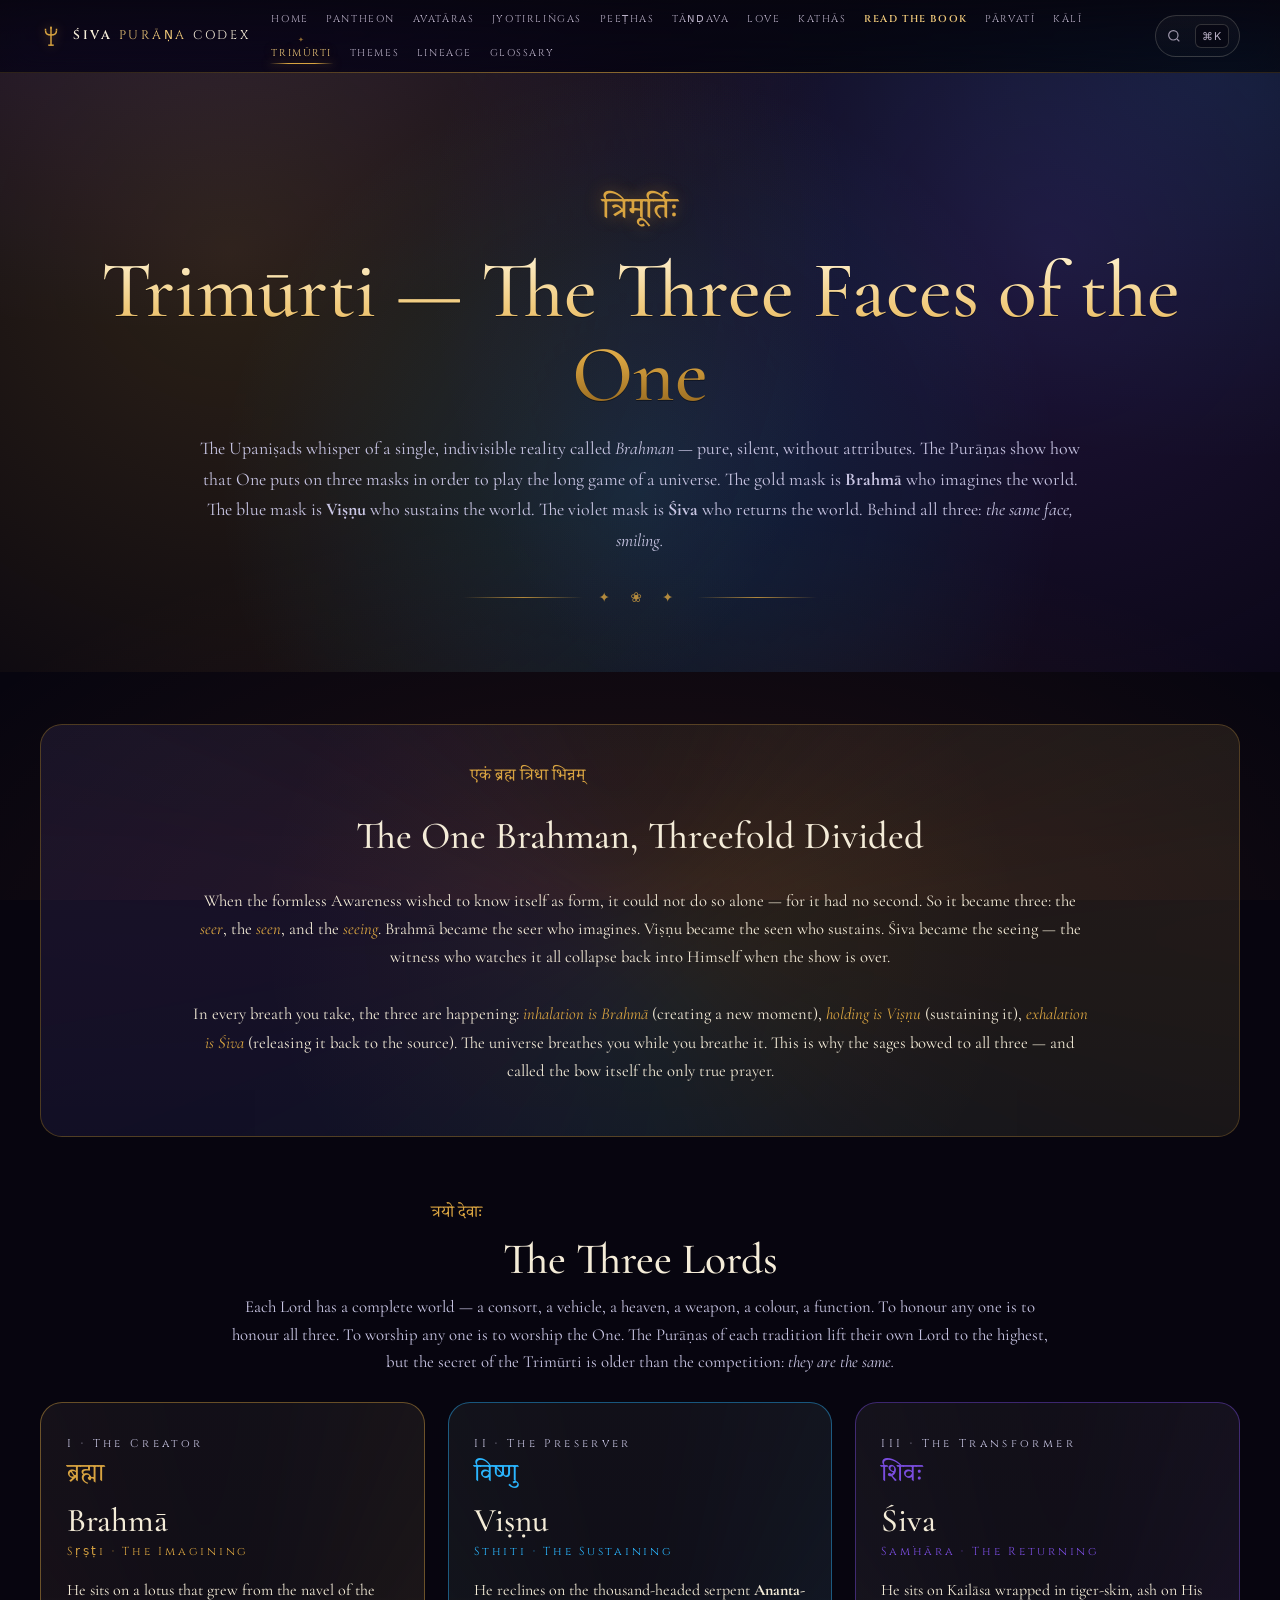
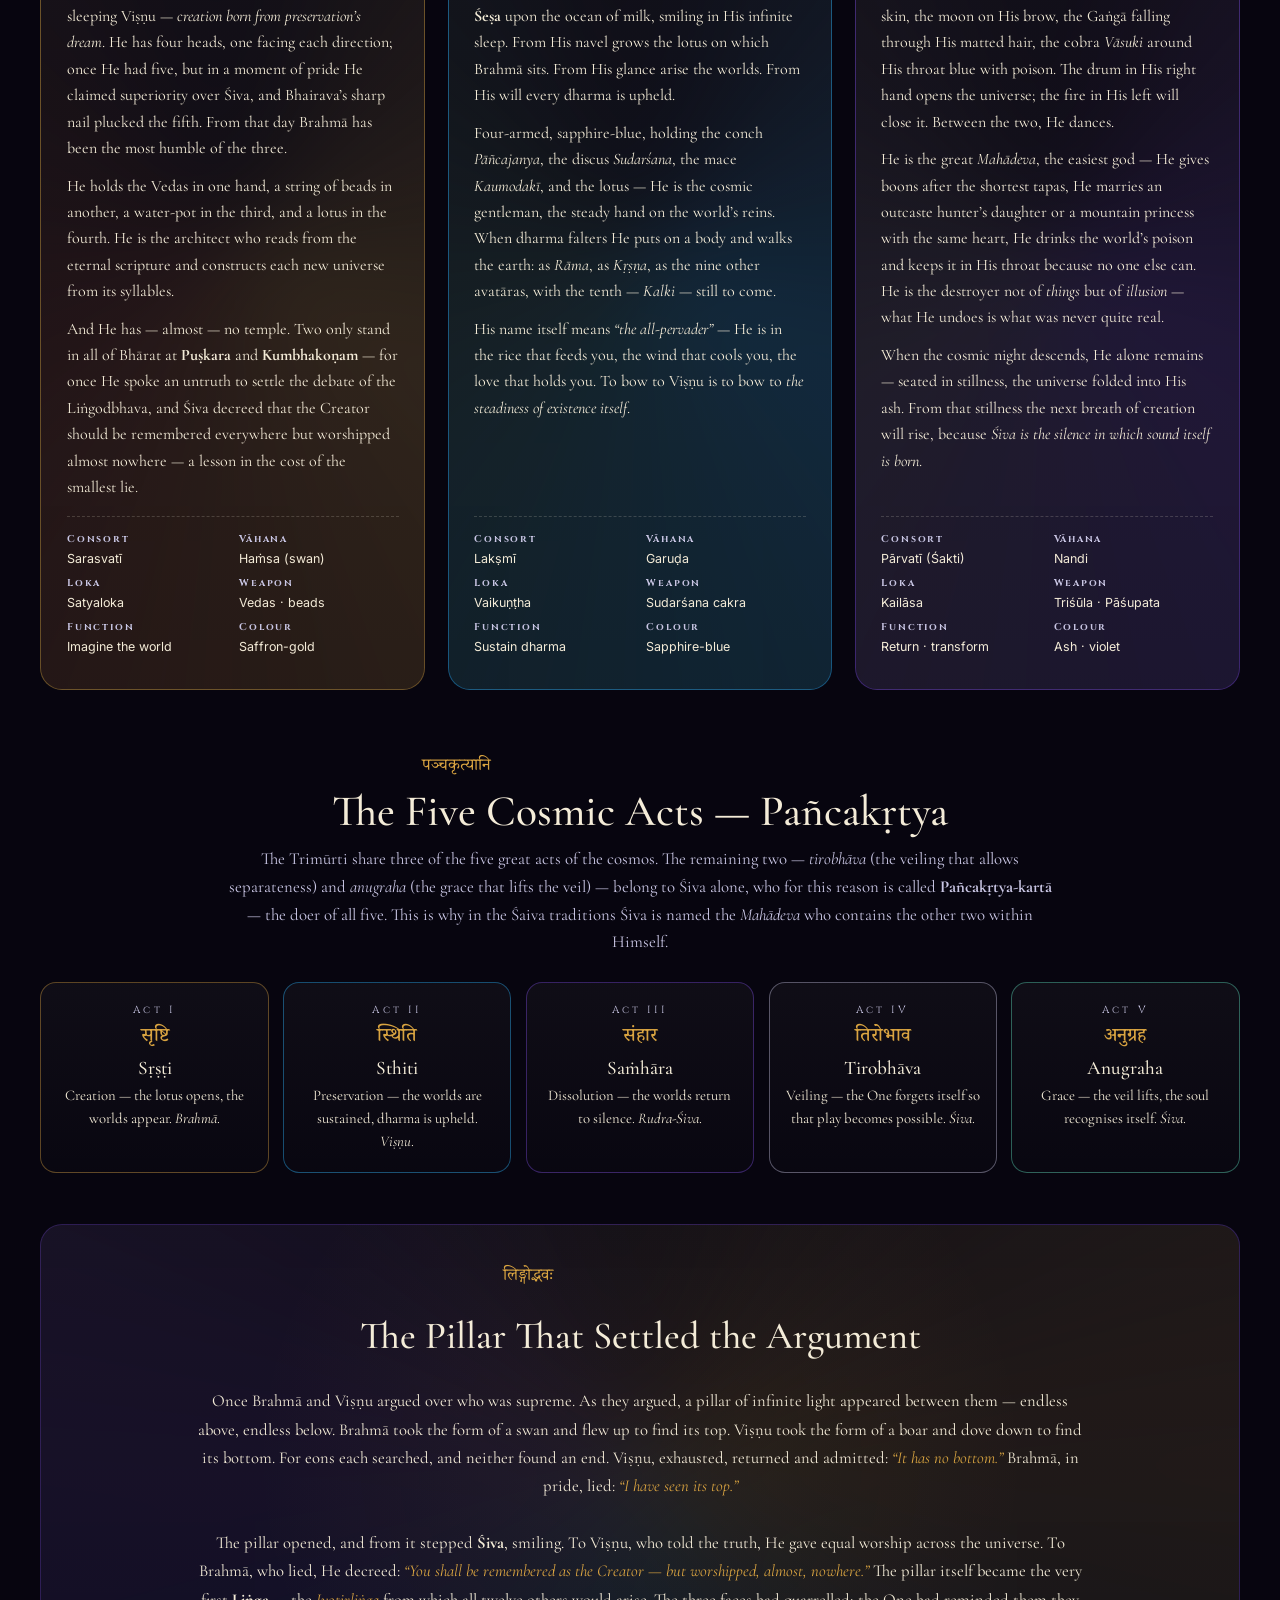
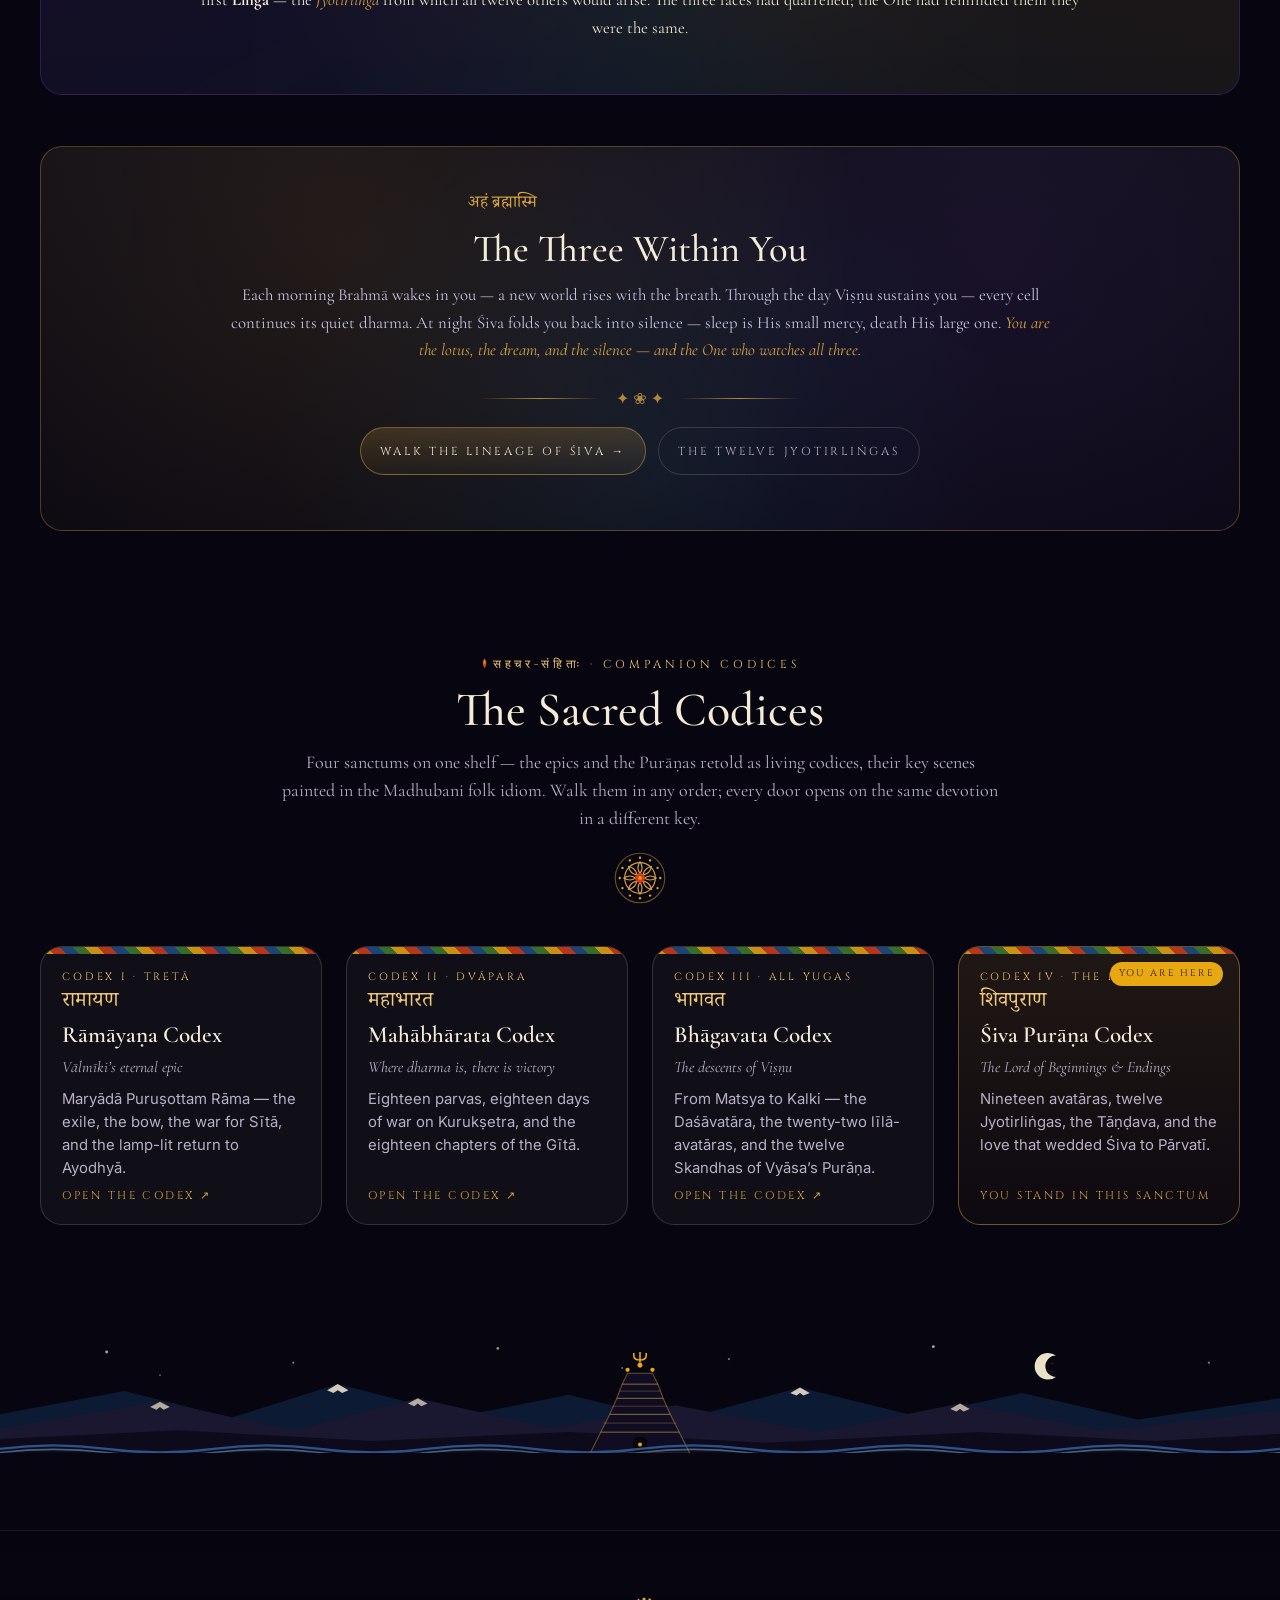
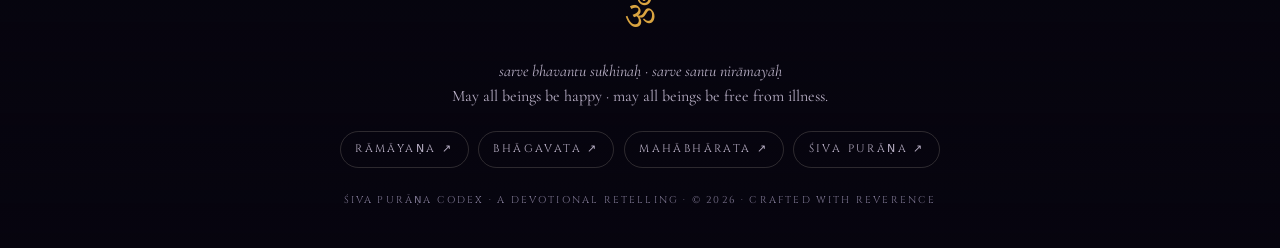
<file: trimurti.html>
<!doctype html>
<html lang="en">
<head>
  <meta charset="utf-8" />
  <meta name="viewport" content="width=device-width, initial-scale=1" />
  <title>Trimūrti — The Three Faces of the One — Śiva Purāṇa Codex</title>
  <meta name="description" content="Brahmā, Viṣṇu, and Śiva — the three faces of the One Brahman. Creation, preservation, dissolution; veiling and grace. The cosmic interplay of the Trimūrti." />
  <meta name="theme-color" content="#07050f" />

  <!-- Open Graph + Twitter -->
  <meta property="og:type" content="website" />
  <meta property="og:site_name" content="Śiva Purāṇa Codex" />
  <meta property="og:title" content="The Trimūrti — Brahmā, Viṣṇu, Śiva — Śiva Purāṇa Codex" />
  <meta property="og:description" content="The three faces of the One — sṛṣṭi, sthiti, saṁhāra — and the Pañcakṛtya by which Śiva alone performs all five cosmic functions." />
  <meta name="twitter:card" content="summary" />
  <meta name="twitter:title" content="The Trimūrti" />
  <meta name="twitter:description" content="Brahmā, Viṣṇu, and Śiva — the three faces of the One." />

  <!-- Fonts -->
  <link rel="preconnect" href="https://fonts.googleapis.com" />
  <link rel="preconnect" href="https://fonts.gstatic.com" crossorigin />
  <link href="https://fonts.googleapis.com/css2?family=Cinzel:wght@400;500;600&family=Cormorant+Garamond:ital,wght@0,400;0,500;0,600;1,400;1,500&family=Inter:wght@400;500;600&family=Noto+Serif+Devanagari:wght@400;500;600&display=swap" rel="stylesheet" />

  <!-- Styles -->
  <link rel="stylesheet" href="assets/css/reset.css" />
  <link rel="stylesheet" href="assets/css/global.css" />
  <link rel="stylesheet" href="assets/css/search.css" />
  <link rel="stylesheet" href="assets/css/pages/trimurti.css" />
  <link rel="stylesheet" href="assets/css/divinity.css" />
</head>
<body>

  <a class="skip" href="#main" style="position:absolute;left:-9999px;">Skip to main content</a>

  <!-- ============ HEADER ============ -->
  <header class="site-header">
    <div class="shell">
      <a class="brand" href="index.html" aria-label="Śiva Purāṇa Codex home">
        <svg class="trishul" viewBox="0 0 24 24" fill="none" stroke="currentColor" stroke-width="1.6" aria-hidden="true">
          <path d="M12 2v20" />
          <path d="M6 6c0 3 2 5 6 5s6-2 6-5" />
          <path d="M6 6v-2M18 6v-2M12 4v-2" />
          <path d="M9 22h6" />
        </svg>
        <span><strong>ŚIVA</strong>&nbsp;<em>PURĀṆA</em>&nbsp;CODEX</span>
      </a>

      <button class="nav-toggle" data-nav-toggle aria-expanded="false" aria-controls="primary-nav" aria-label="Toggle navigation">
        <svg viewBox="0 0 24 24" fill="none" stroke="currentColor" stroke-width="1.8" aria-hidden="true">
          <path d="M3 7h18M3 12h18M3 17h18" />
        </svg>
      </button>

      <nav class="site-nav" id="primary-nav" data-nav aria-label="Primary">
        <ul role="list">
          <li><a href="index.html">Home</a></li>
          <li><a href="characters.html">Pantheon</a></li>
          <li><a href="avatars.html">Avatāras</a></li>
          <li><a href="jyotirlingas.html">Jyotirliṅgas</a></li>
          <li><a href="shakti-peethas.html">Peeṭhas</a></li>
          <li><a href="tandava.html">Tāṇḍava</a></li>
          <li><a href="love-story.html">Love</a></li>
          <li><a href="stories.html">Kathās</a></li>
          <li><a href="book.html">Read the Book</a></li>
          <li><a href="parvati.html">Pārvatī</a></li>
          <li><a href="kali.html">Kālī</a></li>
          <li><a href="trimurti.html" aria-current="page">Trimūrti</a></li>
          <li><a href="themes.html">Themes</a></li>
          <li><a href="lineage.html">Lineage</a></li>
          <li><a href="glossary.html">Glossary</a></li>
        </ul>
      </nav>

      <button class="search-btn" type="button" data-search-open aria-label="Search the codex" title="Press / or Ctrl+K">
        <svg viewBox="0 0 24 24" fill="none" stroke="currentColor" stroke-width="1.8" aria-hidden="true">
          <circle cx="11" cy="11" r="7"/><path d="m20 20-3.5-3.5"/>
        </svg>
        <span class="search-btn__label">Search</span>
        <kbd class="search-btn__key">⌘K</kbd>
      </button>
    </div>
  </header>

  <main id="main">

    <!-- ============ HERO ============ -->
    <section class="tm-hero">
      <div class="shell">
        <p class="deva">त्रिमूर्तिः</p>
        <h1 class="gold-text">Trimūrti &mdash; The Three Faces of the One</h1>
        <p>
          The Upaniṣads whisper of a single, indivisible reality called
          <em>Brahman</em> — pure, silent, without attributes. The Purāṇas show how that
          One puts on three masks in order to play the long game of a universe. The
          gold mask is <strong>Brahmā</strong> who imagines the world. The blue mask is
          <strong>Viṣṇu</strong> who sustains the world. The violet mask is
          <strong>Śiva</strong> who returns the world. Behind all three: <em>the same
          face, smiling.</em>
        </p>
        <div class="divider" aria-hidden="true">✦ ❀ ✦</div>
      </div>
    </section>


    <!-- ============ ONE BECOMES THREE ============ -->
    <section class="shell">
      <div class="tm-one">
        <p class="deva-sm">एकं ब्रह्म त्रिधा भिन्नम्</p>
        <h2>The One Brahman, Threefold Divided</h2>
        <p>
          When the formless Awareness wished to know itself as form, it could not do so
          alone — for it had no second. So it became three: the <em>seer</em>, the
          <em>seen</em>, and the <em>seeing</em>. Brahmā became the seer who imagines.
          Viṣṇu became the seen who sustains. Śiva became the seeing — the witness who
          watches it all collapse back into Himself when the show is over.
        </p>
        <p>
          In every breath you take, the three are happening: <em>inhalation is Brahmā</em>
          (creating a new moment), <em>holding is Viṣṇu</em> (sustaining it),
          <em>exhalation is Śiva</em> (releasing it back to the source). The universe
          breathes you while you breathe it. This is why the sages bowed to all three —
          and called the bow itself the only true prayer.
        </p>
      </div>
    </section>


    <!-- ============ TRINITY GRID ============ -->
    <section class="shell">
      <header class="tm-head">
        <p class="deva-sm">त्रयो देवाः</p>
        <h2>The Three Lords</h2>
        <p>
          Each Lord has a complete world — a consort, a vehicle, a heaven, a weapon, a
          colour, a function. To honour any one is to honour all three. To worship any
          one is to worship the One. The Purāṇas of each tradition lift their own Lord
          to the highest, but the secret of the Trimūrti is older than the
          competition: <em>they are the same.</em>
        </p>
      </header>

      <div class="tm-trinity">

        <!-- BRAHMĀ -->
        <article class="tmgod tmgod--brahma" id="brahma">
          <span class="tmgod__num">I · The Creator</span>
          <p class="tmgod__deva">ब्रह्मा</p>
          <h3 class="tmgod__name">Brahmā</h3>
          <p class="tmgod__title">Sṛṣṭi · The Imagining</p>
          <div class="tmgod__body">
            <p>
              He sits on a lotus that grew from the navel of the sleeping Viṣṇu —
              <em>creation born from preservation’s dream</em>. He has four heads, one
              facing each direction; once He had five, but in a moment of pride He
              claimed superiority over Śiva, and Bhairava’s sharp nail plucked the
              fifth. From that day Brahmā has been the most humble of the three.
            </p>
            <p>
              He holds the Vedas in one hand, a string of beads in another, a water-pot
              in the third, and a lotus in the fourth. He is the architect who reads
              from the eternal scripture and constructs each new universe from its
              syllables.
            </p>
            <p>
              And He has — almost — no temple. Two only stand in all of Bhārat at
              <strong>Puṣkara</strong> and <strong>Kumbhakoṇam</strong> — for once He
              spoke an untruth to settle the debate of the Liṅgodbhava, and Śiva
              decreed that the Creator should be remembered everywhere but worshipped
              almost nowhere — a lesson in the cost of the smallest lie.
            </p>
          </div>
          <div class="tmgod__meta">
            <div><strong>Consort</strong>Sarasvatī</div>
            <div><strong>Vāhana</strong>Haṁsa (swan)</div>
            <div><strong>Loka</strong>Satyaloka</div>
            <div><strong>Weapon</strong>Vedas · beads</div>
            <div><strong>Function</strong>Imagine the world</div>
            <div><strong>Colour</strong>Saffron-gold</div>
          </div>
        </article>

        <!-- VIṢṆU -->
        <article class="tmgod tmgod--vishnu" id="vishnu">
          <span class="tmgod__num">II · The Preserver</span>
          <p class="tmgod__deva">विष्णु</p>
          <h3 class="tmgod__name">Viṣṇu</h3>
          <p class="tmgod__title">Sthiti · The Sustaining</p>
          <div class="tmgod__body">
            <p>
              He reclines on the thousand-headed serpent <strong>Ananta-Śeṣa</strong>
              upon the ocean of milk, smiling in His infinite sleep. From His navel
              grows the lotus on which Brahmā sits. From His glance arise the worlds.
              From His will every dharma is upheld.
            </p>
            <p>
              Four-armed, sapphire-blue, holding the conch <em>Pāñcajanya</em>, the
              discus <em>Sudarśana</em>, the mace <em>Kaumodakī</em>, and the lotus —
              He is the cosmic gentleman, the steady hand on the world’s reins. When
              dharma falters He puts on a body and walks the earth: as
              <em>Rāma</em>, as <em>Kṛṣṇa</em>, as the nine other avatāras, with the
              tenth — <em>Kalki</em> — still to come.
            </p>
            <p>
              His name itself means <em>“the all-pervader”</em> — He is in the rice
              that feeds you, the wind that cools you, the love that holds you. To bow
              to Viṣṇu is to bow to <em>the steadiness of existence itself</em>.
            </p>
          </div>
          <div class="tmgod__meta">
            <div><strong>Consort</strong>Lakṣmī</div>
            <div><strong>Vāhana</strong>Garuḍa</div>
            <div><strong>Loka</strong>Vaikuṇṭha</div>
            <div><strong>Weapon</strong>Sudarśana cakra</div>
            <div><strong>Function</strong>Sustain dharma</div>
            <div><strong>Colour</strong>Sapphire-blue</div>
          </div>
        </article>

        <!-- ŚIVA -->
        <article class="tmgod tmgod--shiva" id="shiva">
          <span class="tmgod__num">III · The Transformer</span>
          <p class="tmgod__deva">शिवः</p>
          <h3 class="tmgod__name">Śiva</h3>
          <p class="tmgod__title">Saṁhāra · The Returning</p>
          <div class="tmgod__body">
            <p>
              He sits on Kailāsa wrapped in tiger-skin, ash on His skin, the moon on
              His brow, the Gaṅgā falling through His matted hair, the cobra
              <em>Vāsuki</em> around His throat blue with poison. The drum in His right
              hand opens the universe; the fire in His left will close it. Between the
              two, He dances.
            </p>
            <p>
              He is the great <em>Mahādeva</em>, the easiest god — He gives boons after
              the shortest tapas, He marries an outcaste hunter’s daughter or a
              mountain princess with the same heart, He drinks the world’s poison and
              keeps it in His throat because no one else can. He is the destroyer not
              of <em>things</em> but of <em>illusion</em> — what He undoes is what was
              never quite real.
            </p>
            <p>
              When the cosmic night descends, He alone remains — seated in stillness,
              the universe folded into His ash. From that stillness the next breath of
              creation will rise, because <em>Śiva is the silence in which sound itself
              is born</em>.
            </p>
          </div>
          <div class="tmgod__meta">
            <div><strong>Consort</strong>Pārvatī (Śakti)</div>
            <div><strong>Vāhana</strong>Nandi</div>
            <div><strong>Loka</strong>Kailāsa</div>
            <div><strong>Weapon</strong>Triśūla · Pāśupata</div>
            <div><strong>Function</strong>Return · transform</div>
            <div><strong>Colour</strong>Ash · violet</div>
          </div>
        </article>

      </div>
    </section>


    <!-- ============ THE FIVE COSMIC ACTS ============ -->
    <section class="shell">
      <header class="tm-head">
        <p class="deva-sm">पञ्चकृत्यानि</p>
        <h2>The Five Cosmic Acts &mdash; Pañcakṛtya</h2>
        <p>
          The Trimūrti share three of the five great acts of the cosmos. The remaining
          two — <em>tirobhāva</em> (the veiling that allows separateness) and
          <em>anugraha</em> (the grace that lifts the veil) — belong to Śiva alone, who
          for this reason is called <strong>Pañcakṛtya-kartā</strong> — the doer of all
          five. This is why in the Śaiva traditions Śiva is named the <em>Mahādeva</em>
          who contains the other two within Himself.
        </p>
      </header>

      <div class="tm-cycle">
        <div class="tm-step tm-step--01">
          <span class="num">Act I</span>
          <p class="deva">सृष्टि</p>
          <h4>Sṛṣṭi</h4>
          <p>Creation — the lotus opens, the worlds appear. <em>Brahmā</em>.</p>
        </div>
        <div class="tm-step tm-step--02">
          <span class="num">Act II</span>
          <p class="deva">स्थिति</p>
          <h4>Sthiti</h4>
          <p>Preservation — the worlds are sustained, dharma is upheld. <em>Viṣṇu</em>.</p>
        </div>
        <div class="tm-step tm-step--03">
          <span class="num">Act III</span>
          <p class="deva">संहार</p>
          <h4>Saṁhāra</h4>
          <p>Dissolution — the worlds return to silence. <em>Rudra-Śiva</em>.</p>
        </div>
        <div class="tm-step tm-step--04">
          <span class="num">Act IV</span>
          <p class="deva">तिरोभाव</p>
          <h4>Tirobhāva</h4>
          <p>Veiling — the One forgets itself so that play becomes possible. <em>Śiva</em>.</p>
        </div>
        <div class="tm-step tm-step--05">
          <span class="num">Act V</span>
          <p class="deva">अनुग्रह</p>
          <h4>Anugraha</h4>
          <p>Grace — the veil lifts, the soul recognises itself. <em>Śiva</em>.</p>
        </div>
      </div>
    </section>


    <!-- ============ LIṄGODBHAVA REMINDER ============ -->
    <section class="shell" id="lingodbhava">
      <div class="tm-one" style="border-color: rgba(122,77,223,0.32);">
        <p class="deva-sm">लिङ्गोद्भवः</p>
        <h2>The Pillar That Settled the Argument</h2>
        <p>
          Once Brahmā and Viṣṇu argued over who was supreme. As they argued, a pillar
          of infinite light appeared between them — endless above, endless below.
          Brahmā took the form of a swan and flew up to find its top. Viṣṇu took the
          form of a boar and dove down to find its bottom. For eons each searched, and
          neither found an end. Viṣṇu, exhausted, returned and admitted: <em>“It has no
          bottom.”</em> Brahmā, in pride, lied: <em>“I have seen its top.”</em>
        </p>
        <p>
          The pillar opened, and from it stepped <strong>Śiva</strong>, smiling. To
          Viṣṇu, who told the truth, He gave equal worship across the universe. To
          Brahmā, who lied, He decreed: <em>“You shall be remembered as the Creator —
          but worshipped, almost, nowhere.”</em> The pillar itself became the very
          first <strong>Liṅga</strong> — the <em>Jyotirliṅga</em> from which all twelve
          others would arise. The three faces had quarrelled; the One had reminded
          them they were the same.
        </p>
      </div>
    </section>


    <!-- ============ CLOSING TEACHING ============ -->
    <section class="shell">
      <div class="tm-teaching">
        <p class="deva-sm">अहं ब्रह्मास्मि</p>
        <h2>The Three Within You</h2>
        <p>
          Each morning Brahmā wakes in you — a new world rises with the breath.
          Through the day Viṣṇu sustains you — every cell continues its quiet dharma.
          At night Śiva folds you back into silence — sleep is His small mercy, death
          His large one. <em>You are the lotus, the dream, and the silence — and the
          One who watches all three.</em>
        </p>
        <div class="divider" aria-hidden="true">✦ ❀ ✦</div>
        <p style="margin-top:1rem;">
          <a class="btn" href="lineage.html">Walk the Lineage of Śiva →</a>
          &nbsp;
          <a class="btn btn--ghost" href="jyotirlingas.html">The Twelve Jyotirliṅgas</a>
        </p>
      </div>
    </section>


    <!-- ============ THE SACRED CODICES ============ -->
    <section class="codices" aria-labelledby="codices-head">
      <div class="shell">
        <div class="codices__head">
          <p class="codices__eyebrow"><svg class="tri-flame" viewBox="0 0 12 18" aria-hidden="true"><path d="M6 1 Q11 8 6 16 Q1 8 6 1Z" fill="#e8a812" stroke="#d43d1a" stroke-width="1"/><path d="M6 7 Q8.6 11 6 15 Q3.4 11 6 7Z" fill="#d43d1a"/></svg>सहचर-संहिताः · Companion Codices</p>
          <h2 id="codices-head" class="codices__title">The Sacred Codices</h2>
          <p class="codices__lede">Four sanctums on one shelf — the epics and the Purāṇas retold as living codices, their key scenes painted in the Madhubani folk idiom. Walk them in any order; every door opens on the same devotion in a different key.</p>
          <div class="mandala-divider" aria-hidden="true"><svg viewBox="0 0 60 60" fill="none" stroke="#d9a441" stroke-width="1.3" aria-hidden="true"><circle cx="30" cy="30" r="27.5" opacity=".45"/><circle cx="52.5" cy="30.0" r="1.3" fill="#d9a441" stroke="none"/><circle cx="49.5" cy="41.2" r="1.3" fill="#d9a441" stroke="none"/><circle cx="41.2" cy="49.5" r="1.3" fill="#d9a441" stroke="none"/><circle cx="30.0" cy="52.5" r="1.3" fill="#d9a441" stroke="none"/><circle cx="18.8" cy="49.5" r="1.3" fill="#d9a441" stroke="none"/><circle cx="10.5" cy="41.2" r="1.3" fill="#d9a441" stroke="none"/><circle cx="7.5" cy="30.0" r="1.3" fill="#d9a441" stroke="none"/><circle cx="10.5" cy="18.8" r="1.3" fill="#d9a441" stroke="none"/><circle cx="18.7" cy="10.5" r="1.3" fill="#d9a441" stroke="none"/><circle cx="30.0" cy="7.5" r="1.3" fill="#d9a441" stroke="none"/><circle cx="41.2" cy="10.5" r="1.3" fill="#d9a441" stroke="none"/><circle cx="49.5" cy="18.7" r="1.3" fill="#d9a441" stroke="none"/><circle cx="30" cy="30" r="17"/><path d="M30 12 Q34.5 19 30 25 Q25.5 19 30 12Z" transform="rotate(0 30 30)"/><path d="M30 12 Q34.5 19 30 25 Q25.5 19 30 12Z" transform="rotate(45 30 30)"/><path d="M30 12 Q34.5 19 30 25 Q25.5 19 30 12Z" transform="rotate(90 30 30)"/><path d="M30 12 Q34.5 19 30 25 Q25.5 19 30 12Z" transform="rotate(135 30 30)"/><path d="M30 12 Q34.5 19 30 25 Q25.5 19 30 12Z" transform="rotate(180 30 30)"/><path d="M30 12 Q34.5 19 30 25 Q25.5 19 30 12Z" transform="rotate(225 30 30)"/><path d="M30 12 Q34.5 19 30 25 Q25.5 19 30 12Z" transform="rotate(270 30 30)"/><path d="M30 12 Q34.5 19 30 25 Q25.5 19 30 12Z" transform="rotate(315 30 30)"/><circle cx="30" cy="30" r="5.5" fill="#d43d1a" stroke="none"/><circle cx="30" cy="30" r="2" fill="#e8a812" stroke="none"/></svg></div>
        </div>
        <div class="codices__grid">
          <a class="codex-link" href="https://unigalactix.github.io/RAMAYANA/" target="_blank" rel="noopener">
            <span class="codex-link__corner">Codex I · Tretā</span>
            <span class="codex-link__deva">रामायण</span>
            <span class="codex-link__title">Rāmāyaṇa Codex</span>
            <span class="codex-link__epithet">Vālmīki’s eternal epic</span>
            <span class="codex-link__desc">Maryādā Puruṣottam Rāma — the exile, the bow, the war for Sītā, and the lamp-lit return to Ayodhyā.</span>
            <span class="codex-link__cta">Open the Codex ↗</span>
          </a>
          <a class="codex-link" href="https://unigalactix.github.io/Mahabharat/" target="_blank" rel="noopener">
            <span class="codex-link__corner">Codex II · Dvāpara</span>
            <span class="codex-link__deva">महाभारत</span>
            <span class="codex-link__title">Mahābhārata Codex</span>
            <span class="codex-link__epithet">Where dharma is, there is victory</span>
            <span class="codex-link__desc">Eighteen parvas, eighteen days of war on Kurukṣetra, and the eighteen chapters of the Gītā.</span>
            <span class="codex-link__cta">Open the Codex ↗</span>
          </a>
          <a class="codex-link" href="https://unigalactix.github.io/BHAGAVATHAM/" target="_blank" rel="noopener">
            <span class="codex-link__corner">Codex III · All Yugas</span>
            <span class="codex-link__deva">भागवत</span>
            <span class="codex-link__title">Bhāgavata Codex</span>
            <span class="codex-link__epithet">The descents of Viṣṇu</span>
            <span class="codex-link__desc">From Matsya to Kalki — the Daśāvatāra, the twenty-two līlā-avatāras, and the twelve Skandhas of Vyāsa’s Purāṇa.</span>
            <span class="codex-link__cta">Open the Codex ↗</span>
          </a>
          <div class="codex-link codex-link--current" aria-current="page">
            <span class="codex-link__here">You are here</span>
            <span class="codex-link__corner">Codex IV · The Mountain</span>
            <span class="codex-link__deva">शिवपुराण</span>
            <span class="codex-link__title">Śiva Purāṇa Codex</span>
            <span class="codex-link__epithet">The Lord of Beginnings &amp; Endings</span>
            <span class="codex-link__desc">Nineteen avatāras, twelve Jyotirliṅgas, the Tāṇḍava, and the love that wedded Śiva to Pārvatī.</span>
            <span class="codex-link__cta">You stand in this sanctum</span>
          </div>
        </div>
      </div>
    </section>
  </main>


  <!-- ============ FOOTER ============ -->

  <!-- ============ KAILĀSA BAND — the mountain above the footer ============ -->
  <div class="kailasa-band" aria-hidden="true">
    <svg viewBox="0 0 1440 132" preserveAspectRatio="none" aria-hidden="true" focusable="false">
      <g fill="#f7ead2">
        <circle cx="120" cy="18" r="1.6" opacity=".7"/><circle cx="330" cy="30" r="1.2" opacity=".5"/>
        <circle cx="560" cy="14" r="1.5" opacity=".6"/><circle cx="820" cy="26" r="1.2" opacity=".5"/>
        <circle cx="1050" cy="12" r="1.6" opacity=".7"/><circle cx="1360" cy="30" r="1.3" opacity=".5"/>
        <circle cx="700" cy="36" r="1.1" opacity=".45"/><circle cx="180" cy="44" r="1.1" opacity=".4"/>
      </g>
      <path d="M1188 22 A15 15 0 1 0 1188 46 A11.5 11.5 0 1 1 1188 22Z" fill="#fdf6da" opacity=".92"/>
      <circle cx="1184" cy="31" r="1.4" fill="#2e1608"/><path d="M1179 39 q4 2.6 8 .8" fill="none" stroke="#2e1608" stroke-width="1.2"/>
      <path d="M0 132 L0 88 L140 62 L260 92 L380 54 L520 90 L640 66 L760 96 L900 58 L1030 90 L1150 64 L1280 94 L1440 70 L1440 132Z" fill="#1d4e89" opacity=".30"/>
      <path d="M368 61 L380 54 L392 61 L385 64 L380 61 L375 64Z" fill="#f7ead2" opacity=".85"/>
      <path d="M889 64 L900 58 L911 64 L904 67 L900 64 L896 67Z" fill="#f7ead2" opacity=".85"/>
      <path d="M0 132 L0 104 L180 74 L330 106 L470 70 L620 104 L760 78 L920 108 L1080 76 L1240 106 L1440 84 L1440 132Z" fill="#1a1730"/>
      <path d="M169 80 L180 74 L191 80 L184 83 L180 80 L176 83Z" fill="#f7ead2" opacity=".7"/>
      <path d="M459 76 L470 70 L481 76 L474 79 L470 76 L466 79Z" fill="#f7ead2" opacity=".7"/>
      <path d="M1069 82 L1080 76 L1091 82 L1084 85 L1080 82 L1076 85Z" fill="#f7ead2" opacity=".7"/>
      <path d="M0 132 L0 116 L200 106 L420 118 L640 108 L860 120 L1100 108 L1300 118 L1440 110 L1440 132Z" fill="#0d0a1c"/>
      <g fill="#100c22" stroke="rgba(217,164,65,.45)" stroke-width="1.2">
        <path d="M664 132 L776 132 L764 108 L676 108Z"/>
        <path d="M676 108 L764 108 L754 88 L686 88Z"/>
        <path d="M686 88 L754 88 L746 70 L694 70Z"/>
        <path d="M694 70 L746 70 L740 54 L700 54Z"/>
        <path d="M700 54 L740 54 L734 42 L706 42Z"/>
      </g>
      <g stroke="rgba(217,164,65,.35)" stroke-width="1"><line x1="679" y1="98" x2="761" y2="98"/><line x1="689" y1="79" x2="751" y2="79"/><line x1="697" y1="62" x2="743" y2="62"/></g>
      <g fill="#e8a812"><circle cx="706" cy="38" r="2.4"/><circle cx="720" cy="33" r="2.8"/><circle cx="734" cy="38" r="2.4"/></g>
      <path d="M720 30 v-12 M713 22 q0 5 7 5 q7 0 7 -5 M713 22 v-3 M727 22 v-3" fill="none" stroke="#e8a812" stroke-width="1.8"/>
      <path d="M712 132 L712 117 Q720 109 728 117 L728 132Z" fill="#07050f"/>
      <circle cx="720" cy="122" r="2.2" fill="#e8a812"/>
      <path d="M0 127 Q60 119 120 127 T240 127 T360 127 T480 127 T600 127 T720 127 T840 127 T960 127 T1080 127 T1200 127 T1320 127 T1440 127" fill="none" stroke="#33629e" stroke-width="2.4" opacity=".85"/>
      <path d="M0 131 Q60 124 120 131 T240 131 T360 131 T480 131 T600 131 T720 131 T840 131 T960 131 T1080 131 T1200 131 T1320 131 T1440 131" fill="none" stroke="#7db8dd" stroke-width="1.8" opacity=".5"/>
    </svg>
  </div>

  <footer class="site-footer">
    <div class="shell">
      <div class="om" aria-hidden="true">ॐ</div>
      <p><em>sarve bhavantu sukhinaḥ · sarve santu nirāmayāḥ</em></p>
      <p>May all beings be happy · may all beings be free from illness.</p>

      <div class="sister">
        <a href="https://unigalactix.github.io/RAMAYANA/"   target="_blank" rel="noopener">Rāmāyaṇa ↗</a>
        <a href="https://unigalactix.github.io/BHAGAVATHAM/" target="_blank" rel="noopener">Bhāgavata ↗</a>
        <a href="https://unigalactix.github.io/Mahabharat/" target="_blank" rel="noopener">Mahābhārata ↗</a>
        <a href="https://unigalactix.github.io/ShivaPuran/" target="_blank" rel="noopener">Śiva Purāṇa ↗</a>
      </div>

      <small>ŚIVA PURĀṆA CODEX · A DEVOTIONAL RETELLING · © <span data-year>2026</span> · CRAFTED WITH REVERENCE</small>
    </div>
  </footer>

  <script src="assets/js/main.js" defer></script>
  <script src="assets/js/search.js" defer></script>
</body>
</html>
</file>
<file: assets/css/global.css>
/* =====================================================================
   ŚIVA PURĀṆA CODEX — Global Design System
   shared by every page. Page-local sheets layer on top of this.
   ===================================================================== */

/* ---------- 1. Tokens ---------- */
:root {
  /* Palette — cosmic night, ash, sacred fire */
  --ink-night:       #07050f;   /* deep cosmos */
  --ink-deep:        #0e0820;   /* veil */
  --ink-veil:        #14102b;   /* card surface base */
  --ash-vibhuti:     #f4ecd8;   /* sacred ash, primary text */
  --ash-mute:        #b9b0c6;   /* secondary text */
  --ash-dim:         #7d7691;   /* tertiary text */
  --gold-trishul:    #d9a441;   /* trident gold */
  --gold-soft:       #f0c97a;
  --silver-trishul:  #c9c6e4;
  --cosmic-violet:   #7a4ddf;
  --cosmic-blue:     #2bb6ff;
  --sacred-fire:     #ff7a3d;
  --snake-green:     #5fe3c0;
  --blood-kali:      #c8113b;
  --moon-pale:       #e8ecff;

  /* Holographic foil — used on cards */
  --foil-1: #ff7a3d;
  --foil-2: #d9a441;
  --foil-3: #5fe3c0;
  --foil-4: #2bb6ff;
  --foil-5: #7a4ddf;
  --foil-6: #c8113b;

  /* Surfaces */
  --surface-glass:   rgba(244, 236, 216, .04);
  --surface-glass-2: rgba(244, 236, 216, .07);
  --border-faint:    rgba(244, 236, 216, .08);
  --border-soft:     rgba(244, 236, 216, .16);
  --border-strong:   rgba(217, 164, 65, .45);

  /* Typography */
  --ff-display: "Cormorant Garamond", "Times New Roman", serif;
  --ff-caps:    "Cinzel", "Times New Roman", serif;
  --ff-deva:    "Noto Serif Devanagari", "Cormorant Garamond", serif;
  --ff-ui:      "Inter", system-ui, -apple-system, "Segoe UI", sans-serif;

  /* Scale */
  --fs-eyebrow: .72rem;
  --fs-body:    1rem;
  --fs-lede:    1.125rem;
  --fs-h3:      clamp(1.25rem, 1.05rem + .8vw, 1.6rem);
  --fs-h2:      clamp(1.85rem, 1.3rem + 2.4vw, 3rem);
  --fs-h1:      clamp(2.6rem, 1.6rem + 4.5vw, 5.5rem);

  /* Layout */
  --shell-w: 1240px;
  --shell-pad: clamp(1rem, 1.6vw, 2rem);
  --radius-card: 22px;
  --radius-pill: 999px;

  /* Motion */
  --ease: cubic-bezier(.2, .6, .15, 1);
}

/* ---------- 2. Base ---------- */
html, body {
  background: var(--ink-night);
  color: var(--ash-vibhuti);
  font-family: var(--ff-ui);
  font-size: 16px;
}

body {
  background:
    radial-gradient(1200px 700px at 12% -10%, rgba(122, 77, 223, .18), transparent 60%),
    radial-gradient(900px 600px at 95% 8%, rgba(43, 182, 255, .12), transparent 65%),
    radial-gradient(1400px 800px at 50% 110%, rgba(255, 122, 61, .10), transparent 60%),
    var(--ink-night);
  background-attachment: fixed;
  overflow-x: hidden;
}

/* faint star-grain */
body::before {
  content: "";
  position: fixed; inset: 0;
  background-image:
    radial-gradient(1px 1px at 20% 30%, rgba(244,236,216,.40), transparent 50%),
    radial-gradient(1px 1px at 70% 80%, rgba(244,236,216,.35), transparent 50%),
    radial-gradient(1.5px 1.5px at 40% 70%, rgba(244,236,216,.30), transparent 50%),
    radial-gradient(1px 1px at 85% 15%, rgba(244,236,216,.40), transparent 50%),
    radial-gradient(1px 1px at 10% 90%, rgba(244,236,216,.35), transparent 50%),
    radial-gradient(1px 1px at 55% 50%, rgba(244,236,216,.30), transparent 50%);
  background-size: 600px 600px;
  opacity: .55;
  pointer-events: none;
  z-index: 0;
}

main, header, footer { position: relative; z-index: 1; }

/* ---------- 3. Typography helpers ---------- */
.deva { font-family: var(--ff-deva); font-weight: 500; }
.caps { font-family: var(--ff-caps); letter-spacing: .18em; text-transform: uppercase; }
.display { font-family: var(--ff-display); font-weight: 500; }
.eyebrow {
  font-family: var(--ff-caps);
  font-size: var(--fs-eyebrow);
  letter-spacing: .32em;
  text-transform: uppercase;
  color: var(--gold-soft);
}

.lede { font-family: var(--ff-display); font-size: var(--fs-lede); color: var(--ash-mute); line-height: 1.55; }

/* gold gradient text used for big titles */
.gold-text {
  background: linear-gradient(180deg, #fff4d6 0%, #f0c97a 35%, #d9a441 65%, #8a5d18 100%);
  -webkit-background-clip: text; background-clip: text;
  -webkit-text-fill-color: transparent;
  filter: drop-shadow(0 1px 0 rgba(0,0,0,.4));
}

/* devanagari accent line that you can drop above a heading */
.sanskrit-eyebrow {
  font-family: var(--ff-deva);
  font-size: 1rem;
  color: var(--gold-soft);
  letter-spacing: .04em;
  margin-bottom: .35rem;
}

/* ---------- 4. Shell / grid ---------- */
.shell {
  width: 100%;
  max-width: var(--shell-w);
  margin-inline: auto;
  padding-inline: var(--shell-pad);
}

.grid { display: grid; gap: clamp(1rem, 1.6vw, 1.6rem); }
.grid-2 { grid-template-columns: repeat(auto-fit, minmax(260px, 1fr)); }
.grid-3 { grid-template-columns: repeat(auto-fit, minmax(280px, 1fr)); }
.grid-4 { grid-template-columns: repeat(auto-fit, minmax(220px, 1fr)); }

.section { padding: clamp(3rem, 6vw, 6.5rem) 0; }

.section-header {
  text-align: center;
  max-width: 760px;
  margin: 0 auto clamp(2rem, 3.5vw, 3.2rem);
}
.section-header h2 {
  font-family: var(--ff-display);
  font-size: var(--fs-h2);
  font-weight: 500;
  letter-spacing: .01em;
  margin: .35rem 0 .9rem;
}
.section-header p { color: var(--ash-mute); font-family: var(--ff-display); font-size: 1.1rem; }

.divider {
  display: flex; align-items: center; gap: 1rem;
  color: var(--gold-trishul); justify-content: center;
  margin: 1.4rem auto 0; opacity: .8;
}
.divider::before, .divider::after {
  content: ""; height: 1px; flex: 1; max-width: 120px;
  background: linear-gradient(90deg, transparent, var(--gold-trishul), transparent);
}

/* ---------- 5. Header / Premium Navigation ---------- */
.site-header {
  position: sticky; top: 0; z-index: 50;
  backdrop-filter: blur(18px) saturate(150%);
  -webkit-backdrop-filter: blur(18px) saturate(150%);
  background: linear-gradient(180deg, rgba(7,5,15,.88), rgba(7,5,15,.62));
  border-bottom: 1px solid rgba(217,164,65,.18);
  isolation: isolate;
}
/* gold hairline glow at bottom of header */
.site-header::after {
  content: "";
  position: absolute; left: 0; right: 0; bottom: -1px; height: 1px;
  background: linear-gradient(90deg,
    transparent 0%,
    rgba(217,164,65,0) 8%,
    rgba(217,164,65,.55) 50%,
    rgba(217,164,65,0) 92%,
    transparent 100%);
  pointer-events: none;
}
.site-header .shell {
  display: flex; align-items: center; gap: .8rem;
  min-height: 72px;
}

.brand {
  display: inline-flex; align-items: center; gap: .65rem;
  font-family: var(--ff-caps);
  letter-spacing: .22em;
  font-size: .78rem;
  text-transform: uppercase;
  color: var(--ash-vibhuti);
  flex-shrink: 0;
  position: relative;
}
.brand .trishul {
  width: 22px; height: 22px;
  color: var(--gold-trishul);
  filter: drop-shadow(0 0 6px rgba(217,164,65,.45));
}
.brand strong { font-weight: 600; }
.brand em { font-style: normal; color: var(--gold-soft); }

/* nav-toggle (mobile) */
.nav-toggle {
  width: 42px; height: 42px;
  display: none;
  align-items: center; justify-content: center;
  border: 1px solid rgba(244,236,216,.18);
  border-radius: 10px;
  background: linear-gradient(180deg, rgba(244,236,216,.04), rgba(244,236,216,.012));
  color: var(--ash-vibhuti);
  transition: border-color .25s var(--ease), color .25s var(--ease);
}
.nav-toggle:hover { border-color: var(--gold-trishul); color: var(--gold-trishul); }
.nav-toggle svg { width: 20px; height: 20px; }

/* primary nav */
.site-nav { margin-left: auto; }
.site-nav ul {
  list-style: none;
  display: flex; align-items: center;
  gap: .1rem;
  flex-wrap: wrap;
}
.site-nav a {
  position: relative;
  display: inline-block;
  font-family: var(--ff-caps);
  font-size: .66rem;
  letter-spacing: .20em;
  text-transform: uppercase;
  padding: .65rem .65rem .55rem;
  color: var(--ash-mute);
  transition: color .28s var(--ease);
}
/* hairline underline that grows on hover */
.site-nav a::after {
  content: "";
  position: absolute;
  left: 50%; right: 50%; bottom: .35rem;
  height: 1px;
  background: linear-gradient(90deg, transparent, var(--gold-trishul), transparent);
  transition: left .35s var(--ease), right .35s var(--ease), opacity .25s var(--ease);
  opacity: 0;
}
.site-nav a:hover {
  color: var(--ash-vibhuti);
}
.site-nav a:hover::after {
  left: .35rem; right: .35rem; opacity: .9;
}
.site-nav a[aria-current="page"] {
  color: var(--gold-soft);
  text-shadow: 0 0 12px rgba(217,164,65,.35);
}
.site-nav a[aria-current="page"]::after {
  left: .35rem; right: .35rem; opacity: 1;
  height: 1px;
  background: linear-gradient(90deg, transparent, var(--gold-trishul) 30%, var(--gold-trishul) 70%, transparent);
  box-shadow: 0 0 8px rgba(217,164,65,.6);
}
/* tiny star marker before active item */
.site-nav a[aria-current="page"]::before {
  content: "✦";
  position: absolute;
  left: 50%;
  top: -2px;
  transform: translateX(-50%);
  font-size: .42rem;
  color: var(--gold-trishul);
  opacity: .65;
}

/* ---------- 5b. Search trigger button ---------- */
.search-btn {
  display: inline-flex; align-items: center; gap: .55rem;
  padding: .5rem .85rem .5rem .7rem;
  border: 1px solid rgba(244,236,216,.18);
  border-radius: var(--radius-pill);
  background: linear-gradient(180deg, rgba(244,236,216,.04), rgba(244,236,216,.012));
  color: var(--ash-mute);
  font-family: var(--ff-ui);
  font-size: .82rem;
  letter-spacing: .02em;
  cursor: pointer;
  flex-shrink: 0;
  transition: border-color .25s var(--ease), color .25s var(--ease), background .25s var(--ease);
}
.search-btn:hover {
  color: var(--ash-vibhuti);
  border-color: var(--gold-trishul);
  background: linear-gradient(180deg, rgba(217,164,65,.10), rgba(217,164,65,.02));
}
.search-btn svg { width: 16px; height: 16px; opacity: .85; }
.search-btn__label { display: inline; }
.search-btn__key {
  display: inline-flex; align-items: center;
  font-family: var(--ff-ui);
  font-size: .68rem;
  letter-spacing: .04em;
  padding: .15rem .42rem;
  border-radius: 6px;
  border: 1px solid rgba(244,236,216,.18);
  background: rgba(7,5,15,.55);
  color: var(--ash-mute);
  margin-left: .25rem;
}

/* ---------- 6. Buttons ---------- */
.btn {
  display: inline-flex; align-items: center; gap: .55rem;
  padding: .85rem 1.2rem;
  font-family: var(--ff-caps);
  font-size: .72rem;
  letter-spacing: .24em;
  text-transform: uppercase;
  border-radius: var(--radius-pill);
  border: 1px solid var(--border-strong);
  background: linear-gradient(180deg, rgba(217,164,65,.20), rgba(217,164,65,.05));
  color: var(--ash-vibhuti);
  transition: transform .25s var(--ease), box-shadow .25s var(--ease), background .25s var(--ease);
  white-space: nowrap;
}
.btn:hover {
  transform: translateY(-2px);
  background: linear-gradient(180deg, rgba(217,164,65,.32), rgba(217,164,65,.08));
  box-shadow: 0 14px 40px -18px rgba(217,164,65,.6);
}
.btn--ghost {
  background: transparent;
  border-color: var(--border-soft);
  color: var(--ash-mute);
}
.btn--ghost:hover {
  background: var(--surface-glass);
  color: var(--ash-vibhuti);
  border-color: var(--border-strong);
}

/* ---------- 7. Card (universal) ---------- */
.card {
  position: relative;
  display: flex; flex-direction: column; gap: .9rem;
  padding: 1.4rem 1.4rem 1.6rem;
  border-radius: var(--radius-card);
  background:
    linear-gradient(180deg, rgba(244,236,216,.06), rgba(244,236,216,.02)) padding-box,
    linear-gradient(140deg, rgba(217,164,65,.55), rgba(122,77,223,.35) 40%, rgba(43,182,255,.3) 70%, rgba(255,122,61,.4)) border-box;
  border: 1px solid transparent;
  box-shadow:
    0 1px 0 rgba(244,236,216,.05) inset,
    0 30px 60px -40px rgba(0,0,0,.8);
  overflow: hidden;
  isolation: isolate;
  transition: transform .35s var(--ease), box-shadow .35s var(--ease);
}
.card::before {
  /* holographic foil sweep */
  content: "";
  position: absolute; inset: 0;
  background:
    conic-gradient(from 200deg at 50% 50%,
      transparent 0deg,
      rgba(255,122,61,.10) 60deg,
      rgba(217,164,65,.18) 120deg,
      rgba(95,227,192,.12) 180deg,
      rgba(43,182,255,.16) 240deg,
      rgba(122,77,223,.18) 300deg,
      transparent 360deg);
  opacity: .0;
  mix-blend-mode: screen;
  pointer-events: none;
  transition: opacity .45s var(--ease), transform .8s var(--ease);
  z-index: -1;
}
.card:hover { transform: translateY(-4px); }
.card:hover::before { opacity: .9; transform: rotate(8deg); }

.card__corner {
  position: absolute; top: 12px; right: 14px;
  font-family: var(--ff-caps);
  font-size: .6rem; letter-spacing: .26em; color: var(--gold-soft);
  opacity: .9;
}
.card__deva { font-family: var(--ff-deva); color: var(--gold-soft); font-size: 1.15rem; }
.card__title {
  font-family: var(--ff-display);
  font-weight: 500;
  font-size: 1.6rem;
  line-height: 1.1;
}
.card__epithet { color: var(--ash-mute); font-family: var(--ff-display); font-style: italic; font-size: .98rem; }
.card__desc { color: var(--ash-mute); font-size: .95rem; line-height: 1.55; }

.card__stats {
  display: grid; gap: .5rem;
  margin-top: .4rem;
}
.card__stat {
  display: grid; grid-template-columns: 96px 1fr 36px;
  align-items: center; gap: .7rem;
  font-family: var(--ff-caps); font-size: .62rem; letter-spacing: .22em; color: var(--ash-dim);
}
.card__bar {
  position: relative; height: 6px;
  background: rgba(244,236,216,.08);
  border-radius: 999px; overflow: hidden;
}
.card__bar > i {
  display: block; height: 100%;
  background: linear-gradient(90deg, var(--foil-2), var(--foil-5), var(--foil-4));
  border-radius: inherit;
}
.card__num { text-align: right; color: var(--ash-vibhuti); font-family: var(--ff-caps); font-size: .68rem; }

.card__cta {
  margin-top: auto;
  display: inline-flex; align-items: center; gap: .4rem;
  font-family: var(--ff-caps); font-size: .68rem; letter-spacing: .24em;
  color: var(--gold-soft);
}
.card__cta::after { content: "→"; transition: transform .25s var(--ease); }
.card:hover .card__cta::after { transform: translateX(4px); }

/* small meta chip used inside cards */
.chip {
  display: inline-flex; align-items: center; gap: .35rem;
  padding: .25rem .55rem; border-radius: 999px;
  background: rgba(244,236,216,.06); border: 1px solid var(--border-faint);
  font-family: var(--ff-caps); font-size: .58rem; letter-spacing: .2em; color: var(--ash-mute);
}
.chip--fire   { color: var(--sacred-fire); border-color: rgba(255,122,61,.4); background: rgba(255,122,61,.08); }
.chip--gold   { color: var(--gold-soft);  border-color: rgba(217,164,65,.4); background: rgba(217,164,65,.08); }
.chip--violet { color: #c2a7ff;            border-color: rgba(122,77,223,.4); background: rgba(122,77,223,.10); }
.chip--blue   { color: #82d8ff;            border-color: rgba(43,182,255,.4); background: rgba(43,182,255,.08); }
.chip--green  { color: var(--snake-green); border-color: rgba(95,227,192,.4); background: rgba(95,227,192,.08); }
.chip--kali   { color: #ff5d7e;            border-color: rgba(200,17,59,.45); background: rgba(200,17,59,.10); }

/* ---------- 8. Sacred quote / shloka block ---------- */
.shloka {
  margin: 0 auto;
  max-width: 720px;
  text-align: center;
  padding: 1.6rem clamp(1rem, 2vw, 2rem);
  border-radius: 18px;
  border: 1px solid var(--border-faint);
  background: linear-gradient(180deg, rgba(244,236,216,.04), rgba(244,236,216,.01));
}
.shloka .deva { display: block; font-size: 1.3rem; color: var(--ash-vibhuti); line-height: 1.7; }
.shloka .iast { display: block; margin-top: .65rem; font-family: var(--ff-display); font-style: italic; color: var(--ash-mute); }
.shloka .en   { display: block; margin-top: .9rem; color: var(--ash-vibhuti); font-family: var(--ff-display); font-size: 1.1rem; }
.shloka .src  { display: block; margin-top: .8rem; font-family: var(--ff-caps); font-size: .65rem; letter-spacing: .26em; color: var(--gold-soft); }

/* ---------- 9. Footer ---------- */
.site-footer {
  margin-top: clamp(3rem, 6vw, 6rem);
  padding: clamp(2.5rem, 5vw, 4.5rem) 0 2.5rem;
  border-top: 1px solid var(--border-faint);
  background: linear-gradient(180deg, transparent, rgba(7,5,15,.7));
  text-align: center;
}
.site-footer .om {
  font-family: var(--ff-deva); font-size: 2.2rem; color: var(--gold-trishul);
  margin-bottom: .6rem;
}
.site-footer p { color: var(--ash-mute); font-family: var(--ff-display); }
.site-footer .sister {
  margin-top: 1.4rem; display: flex; flex-wrap: wrap; justify-content: center; gap: .6rem;
}
.site-footer .sister a {
  font-family: var(--ff-caps); letter-spacing: .22em; font-size: .68rem; text-transform: uppercase;
  padding: .55rem .9rem; border-radius: 999px; border: 1px solid var(--border-soft);
  color: var(--ash-mute);
}
.site-footer .sister a:hover { color: var(--gold-soft); border-color: var(--border-strong); }
.site-footer small {
  display: block; margin-top: 1.6rem;
  font-family: var(--ff-caps); letter-spacing: .22em; font-size: .62rem; color: var(--ash-dim);
}

/* ---------- 10. Utilities ---------- */
.center-text { text-align: center; }
.muted { color: var(--ash-mute); }
.dim { color: var(--ash-dim); }
.hidden-md { display: none; }
@media (min-width: 880px) { .hidden-md { display: initial; } }

/* ---------- 11. Responsive nav ---------- */
/* Compact spacing for the busy 14-link bar on medium screens */
@media (max-width: 1320px) {
  .site-nav a { padding: .6rem .5rem .5rem; font-size: .62rem; letter-spacing: .16em; }
  .search-btn__label { display: none; }
  .search-btn { padding: .5rem .6rem; }
}

/* Full mobile/tablet collapse */
@media (max-width: 1100px) {
  .nav-toggle { display: inline-flex; order: 3; }
  .search-btn { order: 2; padding: .5rem .6rem; }
  .search-btn__label, .search-btn__key { display: none; }
  .site-nav {
    order: 4;
    flex-basis: 100%;
    position: absolute; left: 0; right: 0; top: 100%;
    background: linear-gradient(180deg, rgba(7,5,15,.97), rgba(14,8,32,.97));
    backdrop-filter: blur(18px);
    border-bottom: 1px solid rgba(217,164,65,.22);
    padding: 1rem var(--shell-pad) 1.4rem;
    display: none;
    margin-left: 0;
    max-height: calc(100vh - 72px);
    overflow-y: auto;
  }
  .site-nav.is-open { display: block; }
  .site-nav ul {
    flex-direction: column;
    align-items: stretch;
    gap: .15rem;
  }
  .site-nav a {
    padding: .85rem 1rem;
    font-size: .72rem;
    letter-spacing: .22em;
    border-radius: 8px;
  }
  .site-nav a::after { display: none; }
  .site-nav a[aria-current="page"]::before { display: none; }
  .site-nav a[aria-current="page"] {
    background: linear-gradient(180deg, rgba(217,164,65,.14), rgba(217,164,65,.03));
    box-shadow: inset 0 0 0 1px rgba(217,164,65,.32);
  }
}

@media (prefers-reduced-motion: reduce) {
  *, *::before, *::after {
    animation-duration: .01ms !important;
    animation-iteration-count: 1 !important;
    transition-duration: .01ms !important;
    scroll-behavior: auto !important;
  }
}
</file>
<file: assets/css/search.css>
/* ===========================================================
   SEARCH MODAL — assets/css/search.css
   A premium command-palette style search overlay
   =========================================================== */

.search-modal {
  position: fixed; inset: 0;
  display: none;
  z-index: 200;
  align-items: flex-start;
  justify-content: center;
  padding: clamp(3rem, 10vh, 7rem) 1.2rem 2rem;
  background: rgba(7,5,15,.72);
  backdrop-filter: blur(10px) saturate(140%);
  -webkit-backdrop-filter: blur(10px) saturate(140%);
  animation: searchFadeIn .25s ease;
}
.search-modal.is-open { display: flex; }

@keyframes searchFadeIn {
  from { opacity: 0; }
  to   { opacity: 1; }
}

.search-panel {
  width: 100%;
  max-width: 720px;
  max-height: min(78vh, 720px);
  display: flex;
  flex-direction: column;
  background:
    radial-gradient(circle at 20% 0%, rgba(217,164,65,0.08), transparent 50%),
    radial-gradient(circle at 80% 100%, rgba(122,77,223,0.08), transparent 50%),
    linear-gradient(180deg, rgba(14,8,32,.96), rgba(7,5,15,.98));
  border: 1px solid rgba(217,164,65,.32);
  border-radius: 18px;
  overflow: hidden;
  box-shadow:
    0 24px 80px rgba(0,0,0,.6),
    0 0 0 1px rgba(244,236,216,.05) inset,
    0 0 60px rgba(217,164,65,.10);
  animation: searchPanelIn .35s cubic-bezier(.22,.61,.36,1);
}

@keyframes searchPanelIn {
  from { transform: translateY(-14px) scale(.985); opacity: 0; }
  to   { transform: translateY(0) scale(1); opacity: 1; }
}

/* ---------- Input row ---------- */
.search-input-wrap {
  display: flex;
  align-items: center;
  gap: .8rem;
  padding: 1rem 1.2rem;
  border-bottom: 1px solid rgba(244,236,216,.10);
}
.search-input-wrap svg {
  width: 20px; height: 20px;
  color: var(--gold-trishul);
  flex-shrink: 0;
}
.search-input {
  flex: 1;
  background: transparent;
  border: 0;
  outline: 0;
  font-family: var(--ff-display);
  font-size: 1.25rem;
  color: var(--ash-vibhuti);
  padding: .35rem 0;
}
.search-input::placeholder {
  color: var(--ash-mute);
  font-style: italic;
}
.search-close {
  display: inline-flex;
  align-items: center; justify-content: center;
  width: 32px; height: 32px;
  border-radius: 8px;
  border: 1px solid rgba(244,236,216,.18);
  background: transparent;
  color: var(--ash-mute);
  cursor: pointer;
  font-size: 1rem;
  font-family: var(--ff-ui);
  transition: border-color .25s, color .25s, background .25s;
}
.search-close:hover { border-color: var(--gold-trishul); color: var(--gold-trishul); }
.search-esc {
  font-family: var(--ff-ui);
  font-size: .65rem;
  letter-spacing: .04em;
  padding: .18rem .45rem;
  border-radius: 5px;
  border: 1px solid rgba(244,236,216,.18);
  background: rgba(7,5,15,.55);
  color: var(--ash-mute);
}

/* ---------- Results list ---------- */
.search-results {
  flex: 1;
  overflow-y: auto;
  padding: .4rem .6rem 1rem;
}
.search-results::-webkit-scrollbar { width: 8px; }
.search-results::-webkit-scrollbar-track { background: transparent; }
.search-results::-webkit-scrollbar-thumb {
  background: rgba(217,164,65,.25);
  border-radius: 4px;
}

/* group head */
.search-group {
  margin: .8rem .4rem .3rem;
  font-family: var(--ff-caps);
  font-size: .58rem;
  letter-spacing: .26em;
  color: var(--gold-soft);
  text-transform: uppercase;
}

/* result row */
.search-result {
  display: flex;
  align-items: flex-start;
  gap: .85rem;
  padding: .7rem .85rem;
  border-radius: 12px;
  text-decoration: none;
  color: var(--ash-vibhuti);
  transition: background .15s ease, border-color .15s;
  border: 1px solid transparent;
  cursor: pointer;
}
.search-result:hover,
.search-result.is-active {
  background: linear-gradient(180deg, rgba(217,164,65,.10), rgba(217,164,65,.02));
  border-color: rgba(217,164,65,.35);
}

.search-result__deva {
  flex-shrink: 0;
  font-family: var(--ff-deva);
  color: var(--gold-trishul);
  font-size: 1.1rem;
  min-width: 1.6rem;
  line-height: 1.4;
  padding-top: .15rem;
  text-align: center;
}
.search-result__body {
  flex: 1;
  min-width: 0;
}
.search-result__title {
  font-family: var(--ff-display);
  font-weight: 500;
  font-size: 1.02rem;
  color: var(--ash-vibhuti);
  line-height: 1.3;
  margin: 0;
}
.search-result__title mark {
  background: rgba(217,164,65,.22);
  color: var(--gold-soft);
  padding: 0 2px;
  border-radius: 2px;
}
.search-result__snip {
  font-family: var(--ff-display);
  font-size: .85rem;
  color: var(--ash-mute);
  line-height: 1.45;
  margin: .15rem 0 0;
  display: -webkit-box;
  -webkit-line-clamp: 2;
  -webkit-box-orient: vertical;
  overflow: hidden;
}
.search-result__snip mark {
  background: rgba(217,164,65,.18);
  color: var(--ash-vibhuti);
  padding: 0 2px;
  border-radius: 2px;
}
.search-result__page {
  flex-shrink: 0;
  font-family: var(--ff-caps);
  font-size: .58rem;
  letter-spacing: .18em;
  text-transform: uppercase;
  color: var(--silver-trishul);
  padding: .22rem .55rem;
  border-radius: 999px;
  border: 1px solid rgba(244,236,216,.18);
  white-space: nowrap;
  align-self: center;
}

/* empty state */
.search-empty {
  text-align: center;
  padding: 2.5rem 1rem;
  font-family: var(--ff-display);
  color: var(--ash-mute);
}
.search-empty__big {
  font-family: var(--ff-deva);
  color: var(--gold-trishul);
  font-size: 1.8rem;
  margin-bottom: .4rem;
}

/* footer hint bar */
.search-foot {
  display: flex;
  justify-content: space-between;
  align-items: center;
  gap: .6rem;
  padding: .55rem 1rem;
  border-top: 1px solid rgba(244,236,216,.10);
  font-family: var(--ff-ui);
  font-size: .68rem;
  color: var(--ash-mute);
  background: rgba(7,5,15,.55);
  flex-wrap: wrap;
}
.search-foot kbd {
  display: inline-flex;
  align-items: center;
  font-family: var(--ff-ui);
  font-size: .62rem;
  padding: .12rem .42rem;
  border-radius: 4px;
  border: 1px solid rgba(244,236,216,.20);
  background: rgba(14,8,32,.55);
  color: var(--ash-vibhuti);
  margin: 0 .2rem;
}

/* lock background scroll while open */
body.search-open { overflow: hidden; }

@media (max-width: 600px) {
  .search-result__page { display: none; }
  .search-input { font-size: 1.1rem; }
  .search-foot { font-size: .6rem; padding: .5rem .7rem; }
}
</file>
<file: assets/css/pages/index.css>
/* =====================================================================
   HOMEPAGE — page-local styles
   layered on top of global.css
   ===================================================================== */

/* ---------- HERO ---------- */
.hero {
  position: relative;
  padding: clamp(3.5rem, 8vw, 7rem) 0 clamp(2.5rem, 6vw, 5rem);
  text-align: center;
  overflow: hidden;
}
.hero::before {
  /* radial halo behind the title */
  content: "";
  position: absolute; left: 50%; top: 32%;
  width: 900px; height: 900px; transform: translate(-50%, -50%);
  background: radial-gradient(closest-side, rgba(217,164,65,.20), rgba(122,77,223,.10) 45%, transparent 70%);
  pointer-events: none;
  z-index: 0;
}
.hero__inner { position: relative; z-index: 1; }

.hero__mantra {
  font-family: var(--ff-deva);
  color: var(--gold-soft);
  letter-spacing: .04em;
  font-size: 1rem;
  margin-bottom: 1.2rem;
}
.hero__title {
  font-family: var(--ff-display);
  font-weight: 500;
  font-size: var(--fs-h1);
  line-height: .98;
  letter-spacing: -.01em;
}
.hero__subtitle {
  display: block;
  margin-top: .9rem;
  font-family: var(--ff-caps);
  letter-spacing: .42em;
  text-transform: uppercase;
  font-size: clamp(.82rem, .65rem + .55vw, 1.05rem);
  color: var(--silver-trishul);
}
.hero__lede {
  margin: 1.8rem auto 0; max-width: 720px;
  color: var(--ash-mute);
  font-family: var(--ff-display);
  font-size: 1.18rem;
  line-height: 1.55;
}
.hero__cta {
  margin-top: 2.2rem;
  display: flex; gap: .8rem; justify-content: center; flex-wrap: wrap;
}

/* Trishul / Damaru / ash motif row under hero */
.hero__rune {
  margin: 2.6rem auto 0;
  display: flex; justify-content: center; align-items: center; gap: 1.4rem;
  color: var(--gold-trishul);
  opacity: .9;
}
.hero__rune svg { width: 26px; height: 26px; }
.hero__rune span {
  font-family: var(--ff-caps); letter-spacing: .42em; font-size: .68rem; color: var(--ash-dim);
}

/* ---------- STAT STRIP ---------- */
.stats {
  margin-top: clamp(2rem, 4vw, 4rem);
  display: grid;
  grid-template-columns: repeat(auto-fit, minmax(140px, 1fr));
  gap: 1rem;
  padding: 1.4rem clamp(1rem, 2vw, 1.6rem);
  border-radius: 22px;
  background: linear-gradient(180deg, rgba(244,236,216,.05), rgba(244,236,216,.01));
  border: 1px solid var(--border-faint);
}
.stat { text-align: center; padding: .4rem .2rem; }
.stat strong {
  display: block;
  font-family: var(--ff-display);
  font-size: clamp(1.6rem, 1.2rem + 1.2vw, 2.2rem);
  font-weight: 500;
  color: var(--ash-vibhuti);
  letter-spacing: -.01em;
}
.stat span {
  display: block; margin-top: .25rem;
  font-family: var(--ff-caps); letter-spacing: .26em; font-size: .62rem;
  color: var(--ash-dim);
}

/* ---------- TRIMURTI PANEL ---------- */
.trimurti {
  display: grid; gap: 1.2rem;
  grid-template-columns: repeat(auto-fit, minmax(260px, 1fr));
}
.tri {
  position: relative;
  padding: 1.6rem 1.4rem 1.8rem;
  border-radius: var(--radius-card);
  border: 1px solid var(--border-faint);
  background: linear-gradient(180deg, rgba(244,236,216,.04), rgba(244,236,216,.01));
  overflow: hidden;
  isolation: isolate;
}
.tri::after {
  content: ""; position: absolute; inset: -1px;
  border-radius: inherit;
  padding: 1px;
  background: linear-gradient(160deg, rgba(217,164,65,.55), transparent 50%);
  -webkit-mask: linear-gradient(#000 0 0) content-box, linear-gradient(#000 0 0);
  mask: linear-gradient(#000 0 0) content-box, linear-gradient(#000 0 0);
  -webkit-mask-composite: xor;
          mask-composite: exclude;
  pointer-events: none;
}
.tri__head {
  display: flex; align-items: center; justify-content: space-between;
  margin-bottom: .8rem;
}
.tri__num {
  font-family: var(--ff-caps); letter-spacing: .3em; font-size: .62rem; color: var(--ash-dim);
}
.tri__deva { font-family: var(--ff-deva); color: var(--gold-soft); font-size: 1.4rem; }
.tri__title {
  font-family: var(--ff-display); font-size: 1.7rem; font-weight: 500; margin-bottom: .25rem;
}
.tri__epithet { font-family: var(--ff-display); font-style: italic; color: var(--ash-mute); font-size: 1rem; }
.tri__role {
  display: inline-block; margin-top: 1rem;
  font-family: var(--ff-caps); letter-spacing: .24em; font-size: .6rem;
  padding: .35rem .65rem; border-radius: 999px;
  border: 1px solid var(--border-soft); color: var(--silver-trishul);
}
.tri__desc { margin-top: 1rem; color: var(--ash-mute); }

.tri--shiva  { background: linear-gradient(180deg, rgba(122,77,223,.10), rgba(43,182,255,.04)); border-color: rgba(122,77,223,.35); }
.tri--vishnu { background: linear-gradient(180deg, rgba(43,182,255,.10), rgba(95,227,192,.04)); border-color: rgba(43,182,255,.30); }
.tri--brahma { background: linear-gradient(180deg, rgba(255,122,61,.10), rgba(217,164,65,.05)); border-color: rgba(217,164,65,.35); }

/* ---------- PANCHANANA — 5 faces of Shiva ---------- */
.panchanana {
  display: grid;
  gap: 1rem;
  grid-template-columns: repeat(auto-fit, minmax(200px, 1fr));
}
.face {
  padding: 1.3rem 1.2rem 1.4rem;
  border-radius: 18px;
  background: linear-gradient(180deg, rgba(244,236,216,.05), rgba(244,236,216,.01));
  border: 1px solid var(--border-faint);
  position: relative;
  transition: transform .3s var(--ease), border-color .3s var(--ease);
}
.face:hover { transform: translateY(-3px); border-color: var(--border-strong); }
.face__num {
  position: absolute; top: 10px; right: 14px;
  font-family: var(--ff-caps); font-size: .58rem; letter-spacing: .26em; color: var(--ash-dim);
}
.face__deva { font-family: var(--ff-deva); color: var(--gold-soft); font-size: 1.2rem; }
.face__name { font-family: var(--ff-display); font-size: 1.35rem; font-weight: 500; margin-top: .15rem; }
.face__dir  { font-family: var(--ff-caps); font-size: .6rem; letter-spacing: .26em; color: var(--silver-trishul); margin-top: .35rem; }
.face__desc { margin-top: .65rem; color: var(--ash-mute); font-size: .92rem; line-height: 1.55; }

/* ---------- WALK-DEEPER GRID (entry to sister pages) ---------- */
.walk {
  display: grid; gap: 1rem;
  grid-template-columns: repeat(auto-fit, minmax(260px, 1fr));
}
.walk a.card { text-decoration: none; }
.walk .card__corner { color: var(--silver-trishul); }

/* ---------- VERSE OF THE DAY ---------- */
.verse {
  display: grid; gap: 1.2rem;
  grid-template-columns: minmax(0,1fr);
  align-items: center;
}
@media (min-width: 880px) {
  .verse { grid-template-columns: 1fr 1.2fr; }
}
.verse__art {
  aspect-ratio: 1 / 1;
  border-radius: 22px;
  background:
    radial-gradient(closest-side, rgba(217,164,65,.30), transparent 70%),
    radial-gradient(closest-side at 70% 70%, rgba(122,77,223,.25), transparent 70%),
    radial-gradient(closest-side at 30% 80%, rgba(255,122,61,.18), transparent 70%),
    var(--ink-deep);
  border: 1px solid var(--border-faint);
  display: grid; place-items: center;
  position: relative;
  overflow: hidden;
}
.verse__art svg { width: 56%; height: 56%; color: var(--gold-soft); opacity: .9; }
.verse__art::after {
  content: ""; position: absolute; inset: 8%;
  border: 1px solid var(--border-strong); border-radius: 50%;
  filter: drop-shadow(0 0 30px rgba(217,164,65,.25));
}

/* ---------- THEMES STRIP ---------- */
.themes {
  display: grid; gap: 1rem;
  grid-template-columns: repeat(auto-fit, minmax(240px, 1fr));
}
.theme {
  padding: 1.4rem 1.3rem;
  border-radius: 18px;
  border: 1px solid var(--border-faint);
  background: linear-gradient(180deg, rgba(244,236,216,.05), rgba(244,236,216,.01));
}
.theme__sym {
  font-family: var(--ff-deva); color: var(--gold-soft); font-size: 1.1rem; opacity: .9;
}
.theme__title { font-family: var(--ff-display); font-size: 1.35rem; font-weight: 500; margin: .35rem 0 .5rem; }
.theme__desc { color: var(--ash-mute); font-size: .95rem; }
</file>
<file: assets/css/madhubani.css>
/* ============================================================
   MADHUBANI (MITHILA) KEY SCENES — bright folk-art panels
   on the dark codex: cream paper, ink outlines, natural
   pigments, double border bands, bharni pattern-fills.
   ============================================================ */
.mb-grid {
  display: grid;
  grid-template-columns: repeat(auto-fill, minmax(330px, 1fr));
  gap: clamp(1.1rem, 2.4vw, 1.8rem);
  margin-top: clamp(1.6rem, 3.5vw, 2.6rem);
}
.mb-card {
  background: #f7ead2;
  border: 1px solid rgba(217, 164, 65, .4);
  border-radius: 18px;
  overflow: hidden;
  box-shadow: 0 18px 44px rgba(0, 0, 0, .45);
  transition: transform .35s var(--ease, ease), box-shadow .35s var(--ease, ease);
}
.mb-card:hover { transform: translateY(-5px); box-shadow: 0 26px 54px rgba(0, 0, 0, .55); }
.mb-card__art { line-height: 0; background: #f7ead2; }
.mb-card__art svg { width: 100%; height: auto; display: block; transition: transform .6s var(--ease, ease); }
.mb-card:hover .mb-card__art svg { transform: scale(1.025); }
.mb-card__body { padding: 1.05rem 1.2rem 1.25rem; color: #2e1608; }
.mb-card__sa {
  font-family: var(--ff-deva, serif);
  color: #d43d1a;
  font-size: 1.02rem;
  margin: 0 0 .15rem;
}
.mb-card__title {
  font-family: var(--ff-display, serif);
  font-size: 1.42rem;
  font-weight: 600;
  line-height: 1.2;
  margin: 0 0 .5rem;
  color: #2e1608;
}
.mb-card__caption { margin: 0; font-size: .94rem; line-height: 1.6; color: #57391f; }
.mb-note {
  text-align: center;
  color: var(--ash-mute, #b9b0c6);
  font-family: var(--ff-display, serif);
  font-style: italic;
  font-size: 1.05rem;
  margin-top: 1.6rem;
}
@media (max-width: 420px) { .mb-grid { grid-template-columns: 1fr; } }
@media (prefers-reduced-motion: reduce) {
  .mb-card, .mb-card__art svg { transition: none; }
  .mb-card:hover { transform: none; }
  .mb-card:hover .mb-card__art svg { transform: none; }
}
</file>
<file: assets/css/divinity.css>
/* =====================================================================
   DIVINITY LAYER — shared by every page of the Śiva Purāṇa Codex
   Madhubani-palette sacred ornament: Kailāsa silhouette + gopuram band,
   Gaṅgā wave base, maṇḍala dividers, third-eye flame accents, rayed
   halos, the Sacred Codices sister-section, and anchor aliases that
   keep the codex's numbered deep-links (av-01, j-04, mv-06…) alive.
   Palette: ink #2e1608 · turmeric #e8a812 · vermilion #d43d1a ·
   indigo #1d4e89 · leaf #3e7d2c · lotus #e56b9f · cream #f7ead2
   ===================================================================== */

/* ---------- numbered-anchor aliases (search / glossary deep links) --- */
.anchor-alias {
  display: block;
  position: relative;
  top: -104px;               /* clear the fixed header */
  height: 0;
  visibility: hidden;
  pointer-events: none;
}

/* ---------- third-eye flame accent for eyebrows ---------------------- */
.tri-flame {
  display: inline-block;
  width: .62em; height: .95em;
  vertical-align: -.08em;
  margin-right: .45em;
}

/* ---------- maṇḍala divider ------------------------------------------ */
.mandala-divider {
  display: flex;
  justify-content: center;
  margin: 1.1rem auto .2rem;
  line-height: 0;
}
.mandala-divider svg {
  width: 54px; height: 54px;
  animation: mandala-spin 46s linear infinite;
}
@keyframes mandala-spin { to { transform: rotate(360deg); } }

/* ---------- THE SACRED CODICES — sister section ---------------------- */
.codices {
  position: relative;
  padding: clamp(3rem, 7vw, 4.6rem) 0 clamp(2.4rem, 5vw, 3.4rem);
}
.codices__head { text-align: center; max-width: 720px; margin: 0 auto; }
.codices__eyebrow {
  font-family: var(--ff-caps);
  font-size: var(--fs-eyebrow);
  letter-spacing: .32em;
  text-transform: uppercase;
  color: var(--gold-soft);
  margin: 0 0 .7rem;
}
.codices__title {
  font-family: var(--ff-display);
  font-weight: 500;
  font-size: var(--fs-h2);
  line-height: 1.08;
  margin: 0;
}
.codices__lede {
  font-family: var(--ff-display);
  font-size: var(--fs-lede);
  color: var(--ash-mute);
  line-height: 1.55;
  margin: .8rem auto 0;
}
.codices__grid {
  display: grid;
  grid-template-columns: repeat(auto-fit, minmax(230px, 1fr));
  gap: clamp(1rem, 2vw, 1.5rem);
  margin-top: clamp(1.8rem, 4vw, 2.6rem);
}
.codex-link {
  position: relative;
  display: flex;
  flex-direction: column;
  gap: .45rem;
  padding: 1.35rem 1.3rem 1.25rem;
  border-radius: var(--radius-card);
  background: var(--surface-glass);
  border: 1px solid var(--border-soft);
  color: var(--ash-vibhuti);
  text-decoration: none;
  overflow: hidden;
  transition: transform .35s var(--ease), border-color .35s var(--ease), background .35s var(--ease);
}
.codex-link::before {           /* double-band folk border, top */
  content: "";
  position: absolute; inset: 0 0 auto 0; height: 7px;
  background:
    repeating-linear-gradient(45deg, #e8a812 0 9px, #d43d1a 9px 18px, #1d4e89 18px 27px, #3e7d2c 27px 36px);
  opacity: .85;
}
.codex-link:hover {
  transform: translateY(-4px);
  border-color: var(--border-strong);
  background: var(--surface-glass-2);
}
.codex-link__corner {
  font-family: var(--ff-caps);
  font-size: .66rem;
  letter-spacing: .26em;
  color: var(--gold-soft);
  text-transform: uppercase;
}
.codex-link__deva { font-family: var(--ff-deva); color: var(--gold-soft); font-size: 1.3rem; line-height: 1.1; }
.codex-link__title { font-family: var(--ff-display); font-size: 1.45rem; font-weight: 600; line-height: 1.15; }
.codex-link__epithet { font-family: var(--ff-display); font-style: italic; color: var(--ash-mute); font-size: .98rem; }
.codex-link__desc { color: var(--ash-mute); font-size: .93rem; line-height: 1.55; flex: 1; }
.codex-link__cta {
  font-family: var(--ff-caps);
  font-size: .7rem;
  letter-spacing: .22em;
  text-transform: uppercase;
  color: var(--gold-trishul);
}
.codex-link--current {
  border-color: var(--border-strong);
  background: linear-gradient(180deg, rgba(217,164,65,.12), rgba(217,164,65,.03));
  pointer-events: none;
}
.codex-link__here {
  position: absolute; top: .95rem; right: .95rem;
  font-family: var(--ff-caps);
  font-size: .6rem; letter-spacing: .2em; text-transform: uppercase;
  color: #2e1608; background: #e8a812;
  padding: .28rem .55rem; border-radius: 999px;
}

/* ---------- KAILĀSA BAND — silhouette above the footer --------------- */
.kailasa-band {
  position: relative;
  margin-top: clamp(2rem, 5vw, 3.5rem);
  line-height: 0;
  pointer-events: none;
}
.kailasa-band svg { width: 100%; height: auto; display: block; }

/* ---------- INDEX HERO — rayed halo + Kailāsa foot ------------------- */
.hero { position: relative; overflow: hidden; }
.hero__halo {
  position: absolute;
  left: 50%; top: clamp(2.2rem, 6vw, 4.5rem);
  transform: translateX(-50%);
  width: min(560px, 92vw);
  opacity: .5;
  pointer-events: none;
  line-height: 0;
}
.hero__halo svg { width: 100%; height: auto; display: block; animation: mandala-spin 90s linear infinite; }
.hero__inner { position: relative; z-index: 1; }
.hero__kailasa {
  position: relative;
  margin-top: clamp(1.6rem, 4vw, 2.6rem);
  line-height: 0;
  opacity: .9;
}
.hero__kailasa svg { width: 100%; height: auto; display: block; }

/* ---------- VERSE OF THE DAY (home) ---------------------------------- */
.verse-day__card {
  max-width: 780px;
  margin: 0 auto;
  text-align: center;
  padding: clamp(1.6rem, 4vw, 2.4rem) clamp(1.2rem, 4vw, 2.6rem);
  border-radius: var(--radius-card);
  background: var(--surface-glass);
  border: 1px solid var(--border-soft);
  position: relative;
  overflow: hidden;
}
.verse-day__card::before {
  content: "";
  position: absolute; inset: 0 0 auto 0; height: 7px;
  background: repeating-linear-gradient(45deg, #e8a812 0 9px, #d43d1a 9px 18px, #1d4e89 18px 27px, #e56b9f 27px 36px);
  opacity: .85;
}
.verse-day__deva { font-family: var(--ff-deva); font-size: clamp(1.25rem, 1rem + 1.4vw, 1.7rem); line-height: 1.7; color: var(--ash-vibhuti); display: block; }
.verse-day__iast { font-family: var(--ff-display); font-style: italic; color: var(--gold-soft); display: block; margin-top: .8rem; line-height: 1.6; }
.verse-day__en { color: var(--ash-mute); display: block; margin-top: .7rem; line-height: 1.65; }
.verse-day__src { font-family: var(--ff-caps); font-size: .66rem; letter-spacing: .26em; text-transform: uppercase; color: var(--ash-dim); display: block; margin-top: 1rem; }

/* ---------- MADHUBANI CHARACTER PORTRAITS ---------------------------- */
.pt-grid {
  display: grid;
  grid-template-columns: repeat(auto-fill, minmax(215px, 1fr));
  gap: clamp(1rem, 2.2vw, 1.6rem);
  margin-top: clamp(1.6rem, 3.5vw, 2.4rem);
}
.pt-card {
  background: #f7ead2;
  border: 1px solid rgba(217, 164, 65, .4);
  border-radius: 18px;
  overflow: hidden;
  box-shadow: 0 16px 38px rgba(0, 0, 0, .42);
  transition: transform .35s var(--ease), box-shadow .35s var(--ease);
}
.pt-card:hover { transform: translateY(-5px); box-shadow: 0 24px 48px rgba(0, 0, 0, .52); }
.pt-card__art { line-height: 0; background: #f7ead2; padding: .9rem .9rem 0; }
.pt-card__art svg { width: 100%; height: auto; display: block; }
.pt-card__body { padding: .65rem 1.05rem 1.1rem; color: #2e1608; text-align: center; }
.pt-card__deva { font-family: var(--ff-deva); color: #d43d1a; font-size: 1rem; margin: 0 0 .1rem; }
.pt-card__name { font-family: var(--ff-display); font-size: 1.32rem; font-weight: 600; line-height: 1.2; margin: 0 0 .3rem; color: #2e1608; }
.pt-card__role { margin: 0; font-size: .88rem; line-height: 1.55; color: #57391f; }
.pt-note {
  text-align: center;
  color: var(--ash-mute);
  font-family: var(--ff-display);
  font-style: italic;
  font-size: 1.02rem;
  margin-top: 1.5rem;
}

/* home teaser strip of medallions */
.pt-strip {
  display: flex;
  flex-wrap: wrap;
  justify-content: center;
  gap: clamp(1rem, 3vw, 2rem);
  margin-top: clamp(1.6rem, 3.5vw, 2.4rem);
}
.pt-strip__item {
  display: flex; flex-direction: column; align-items: center; gap: .5rem;
  text-decoration: none; color: var(--ash-vibhuti);
  width: 128px;
  transition: transform .35s var(--ease);
}
.pt-strip__item:hover { transform: translateY(-4px); }
.pt-strip__item svg { width: 128px; height: 128px; display: block; filter: drop-shadow(0 10px 22px rgba(0,0,0,.45)); }
.pt-strip__name { font-family: var(--ff-display); font-size: 1.05rem; }
.pt-strip__deva { font-family: var(--ff-deva); color: var(--gold-soft); font-size: .9rem; margin-top: -.45rem; }

@media (max-width: 420px) {
  .pt-grid { grid-template-columns: repeat(auto-fill, minmax(160px, 1fr)); }
  .pt-strip__item, .pt-strip__item svg { width: 104px; height: auto; }
  .pt-strip__item svg { height: 104px; }
}
@media (prefers-reduced-motion: reduce) {
  .mandala-divider svg, .hero__halo svg { animation: none; }
  .pt-card, .pt-strip__item, .codex-link { transition: none; }
  .pt-card:hover, .pt-strip__item:hover, .codex-link:hover { transform: none; }
}

/* Reading Book nav highlight (book.html) */
.site-nav a[href="book.html"] { color: var(--gold-soft); font-weight: 600; }
</file>
<file: assets/css/pages/characters.css>
/* =====================================================================
   CHARACTERS / PANTHEON — page-local styles
   ===================================================================== */

/* ---------- intro hero ---------- */
.pantheon-hero {
  padding: clamp(3rem, 6vw, 5rem) 0 clamp(1.5rem, 3vw, 2.5rem);
  text-align: center;
}
.pantheon-hero h1 {
  font-family: var(--ff-display);
  font-weight: 500;
  font-size: clamp(2.2rem, 1.4rem + 3.4vw, 4.2rem);
  letter-spacing: -.01em;
  line-height: 1;
}
.pantheon-hero .deva {
  font-family: var(--ff-deva); color: var(--gold-soft); font-size: 1.15rem; margin-bottom: .9rem;
}
.pantheon-hero p { color: var(--ash-mute); max-width: 720px; margin: 1.2rem auto 0; font-family: var(--ff-display); font-size: 1.1rem; }

/* ---------- filter chips ---------- */
.filterbar {
  display: flex; flex-wrap: wrap; gap: .5rem; justify-content: center;
  margin: 2rem auto clamp(2rem, 4vw, 3.5rem);
}
.filter-chip {
  font-family: var(--ff-caps); letter-spacing: .22em; font-size: .65rem; text-transform: uppercase;
  padding: .55rem .9rem; border-radius: 999px;
  border: 1px solid var(--border-soft);
  background: var(--surface-glass);
  color: var(--ash-mute);
  transition: color .25s var(--ease), background .25s var(--ease), border-color .25s var(--ease);
}
.filter-chip:hover { color: var(--ash-vibhuti); border-color: var(--border-strong); }
.filter-chip.is-active {
  color: var(--gold-soft);
  background: linear-gradient(180deg, rgba(217,164,65,.20), rgba(217,164,65,.04));
  border-color: rgba(217,164,65,.55);
}
.filter-chip .n {
  display: inline-block; margin-left: .45rem;
  font-size: .58rem; opacity: .8;
}

/* ---------- character grid ---------- */
.codex-grid {
  display: grid; gap: 1.2rem;
  grid-template-columns: repeat(auto-fill, minmax(290px, 1fr));
}

/* hide cards that don't match active filter */
.codex-grid .ccard[hidden] { display: none !important; }

/* ---------- character card (extends .card) ---------- */
.ccard {
  position: relative;
  display: flex; flex-direction: column; gap: .9rem;
  padding: 1.5rem 1.4rem 1.6rem;
  border-radius: var(--radius-card);
  background:
    linear-gradient(180deg, rgba(244,236,216,.06), rgba(244,236,216,.02)) padding-box,
    linear-gradient(140deg, rgba(217,164,65,.55), rgba(122,77,223,.35) 40%, rgba(43,182,255,.3) 70%, rgba(255,122,61,.4)) border-box;
  border: 1px solid transparent;
  box-shadow:
    0 1px 0 rgba(244,236,216,.05) inset,
    0 30px 60px -40px rgba(0,0,0,.8);
  overflow: hidden;
  isolation: isolate;
  transition: transform .35s var(--ease), box-shadow .35s var(--ease);
}
.ccard::before {
  content: "";
  position: absolute; inset: 0;
  background:
    conic-gradient(from 200deg at 50% 50%,
      transparent 0deg,
      rgba(255,122,61,.10) 60deg,
      rgba(217,164,65,.18) 120deg,
      rgba(95,227,192,.12) 180deg,
      rgba(43,182,255,.16) 240deg,
      rgba(122,77,223,.18) 300deg,
      transparent 360deg);
  opacity: 0;
  mix-blend-mode: screen;
  pointer-events: none;
  transition: opacity .45s var(--ease), transform .8s var(--ease);
  z-index: -1;
}
.ccard:hover { transform: translateY(-4px); }
.ccard:hover::before { opacity: .9; transform: rotate(8deg); }

/* head row */
.ccard__top {
  display: flex; align-items: flex-start; justify-content: space-between; gap: .6rem;
}
.ccard__tier {
  font-family: var(--ff-caps); letter-spacing: .26em; font-size: .58rem; color: var(--gold-soft);
  padding: .25rem .55rem; border-radius: 999px;
  border: 1px solid rgba(217,164,65,.4); background: rgba(217,164,65,.08);
}
.ccard__num {
  font-family: var(--ff-caps); letter-spacing: .28em; font-size: .6rem; color: var(--ash-dim);
}

.ccard__deva { font-family: var(--ff-deva); color: var(--gold-soft); font-size: 1.3rem; line-height: 1; }
.ccard__name {
  font-family: var(--ff-display);
  font-weight: 500;
  font-size: 1.85rem;
  line-height: 1;
  margin-top: .2rem;
}
.ccard__epithet {
  color: var(--ash-mute);
  font-family: var(--ff-display);
  font-style: italic;
  font-size: 1rem;
  margin-top: .15rem;
}

.ccard__quote {
  position: relative;
  margin-top: .4rem;
  padding: .8rem .9rem;
  border-radius: 12px;
  background: rgba(244,236,216,.04);
  border: 1px solid var(--border-faint);
  font-family: var(--ff-display);
  font-style: italic;
  color: var(--ash-vibhuti);
  font-size: .96rem;
  line-height: 1.45;
}
.ccard__quote::before {
  content: "“";
  position: absolute; top: -10px; left: 8px;
  font-family: var(--ff-display); font-size: 2.2rem; color: var(--gold-trishul); line-height: 1;
}

/* meta grid — alignment / affiliation / origin / era / weapon */
.ccard__meta {
  display: grid; grid-template-columns: 96px 1fr; gap: .35rem .8rem;
  margin-top: .3rem;
  font-size: .82rem;
}
.ccard__meta dt {
  font-family: var(--ff-caps); letter-spacing: .22em; font-size: .58rem; color: var(--ash-dim);
  align-self: center;
}
.ccard__meta dd { color: var(--ash-vibhuti); }

.ccard__stats { display: grid; gap: .5rem; margin-top: .3rem; }
.ccard__stat {
  display: grid; grid-template-columns: 96px 1fr 36px;
  align-items: center; gap: .7rem;
  font-family: var(--ff-caps); font-size: .6rem; letter-spacing: .22em; color: var(--ash-dim);
}
.ccard__bar {
  position: relative; height: 6px;
  background: rgba(244,236,216,.08);
  border-radius: 999px; overflow: hidden;
}
.ccard__bar > i {
  display: block; height: 100%; width: 0;
  background: linear-gradient(90deg, var(--foil-2), var(--foil-5), var(--foil-4));
  border-radius: inherit;
  transition: width 1.2s var(--ease);
}
.ccard__num-stat { text-align: right; color: var(--ash-vibhuti); font-family: var(--ff-caps); font-size: .68rem; }

/* ---------- tier accents ---------- */
.ccard--mythic { background:
    linear-gradient(180deg, rgba(122,77,223,.10), rgba(43,182,255,.04)) padding-box,
    linear-gradient(140deg, rgba(217,164,65,.65), rgba(122,77,223,.5) 40%, rgba(43,182,255,.45) 70%, rgba(255,122,61,.6)) border-box;
}
.ccard--mythic .ccard__tier { color: #ffe49b; background: rgba(217,164,65,.18); border-color: rgba(217,164,65,.65); }

.ccard--legendary { background:
    linear-gradient(180deg, rgba(43,182,255,.08), rgba(244,236,216,.02)) padding-box,
    linear-gradient(140deg, rgba(43,182,255,.55), rgba(95,227,192,.4) 50%, rgba(217,164,65,.4)) border-box;
}
.ccard--legendary .ccard__tier { color: #82d8ff; background: rgba(43,182,255,.10); border-color: rgba(43,182,255,.5); }

.ccard--fierce { background:
    linear-gradient(180deg, rgba(200,17,59,.10), rgba(255,122,61,.05)) padding-box,
    linear-gradient(140deg, rgba(200,17,59,.6), rgba(255,122,61,.55) 50%, rgba(217,164,65,.5)) border-box;
}
.ccard--fierce .ccard__tier { color: #ff7a93; background: rgba(200,17,59,.12); border-color: rgba(200,17,59,.55); }

.ccard--sage { background:
    linear-gradient(180deg, rgba(95,227,192,.08), rgba(244,236,216,.02)) padding-box,
    linear-gradient(140deg, rgba(95,227,192,.55), rgba(217,164,65,.45) 50%, rgba(122,77,223,.35)) border-box;
}
.ccard--sage .ccard__tier { color: #93efd6; background: rgba(95,227,192,.10); border-color: rgba(95,227,192,.5); }

.ccard--mortal { background:
    linear-gradient(180deg, rgba(244,236,216,.05), rgba(244,236,216,.01)) padding-box,
    linear-gradient(140deg, rgba(217,164,65,.35), rgba(244,236,216,.18)) border-box;
}
.ccard--mortal .ccard__tier { color: #f0e2bd; background: rgba(217,164,65,.10); border-color: rgba(217,164,65,.4); }

/* ---------- lineage call-out ---------- */
.ccard__lineage {
  margin-top: .6rem;
  display: flex; flex-wrap: wrap; gap: .35rem;
}
.ccard__lineage .chip {
  text-transform: uppercase;
}

/* ---------- empty filter state ---------- */
.empty-state {
  text-align: center;
  padding: 4rem 1rem;
  color: var(--ash-dim);
  font-family: var(--ff-display);
  font-style: italic;
  display: none;
}
.empty-state.is-visible { display: block; }

/* ---------- closing salutation block ---------- */
.salutation {
  margin-top: clamp(3rem, 5vw, 5rem);
  text-align: center;
  padding: 2rem 1rem;
}
.salutation .deva { font-family: var(--ff-deva); font-size: 1.5rem; color: var(--gold-soft); margin-bottom: .6rem; }
.salutation p { color: var(--ash-mute); font-family: var(--ff-display); font-style: italic; }
</file>
<file: assets/css/pages/avatars.css>
/* ===========================================================
   AVATARS PAGE — assets/css/pages/avatars.css
   Reuses .ccard, .codex-grid, .filterbar from pages/characters.css
   Adds: hero, insight panel, four new tier color variants
   =========================================================== */

/* ---------- HERO ---------- */
.avatar-hero {
  position: relative;
  padding: clamp(4rem, 9vw, 8rem) 0 clamp(2.5rem, 5vw, 4rem);
  text-align: center;
  isolation: isolate;
  overflow: hidden;
}
.avatar-hero::before {
  content: "";
  position: absolute; inset: 0;
  background:
    radial-gradient(ellipse at 50% 0%, rgba(217,164,65,0.18), transparent 55%),
    radial-gradient(circle at 18% 80%, rgba(122,77,223,0.22), transparent 45%),
    radial-gradient(circle at 82% 70%, rgba(255,122,61,0.18), transparent 50%);
  z-index: -1;
}
.avatar-hero .deva {
  font-family: var(--ff-deva);
  font-size: clamp(1.4rem, 3vw, 2.1rem);
  color: var(--gold-trishul);
  letter-spacing: 0.04em;
  margin-bottom: 0.65rem;
}
.avatar-hero h1 {
  font-family: var(--ff-display);
  font-size: clamp(2.6rem, 7vw, 5rem);
  line-height: 1.05;
  font-weight: 500;
  margin: 0 0 1rem;
}
.avatar-hero p {
  max-width: 56rem;
  margin: 0 auto;
  font-family: var(--ff-display);
  font-size: clamp(1.05rem, 1.4vw, 1.25rem);
  color: var(--silver-trishul);
  line-height: 1.65;
}
.avatar-hero .divider {
  margin: 2.2rem auto 0;
  color: var(--gold-trishul);
  letter-spacing: 0.6em;
  font-size: 0.85rem;
}

/* ---------- INSIGHT PANEL — "Why does Śiva descend?" ---------- */
.why-avatars {
  margin: clamp(2rem, 5vw, 4rem) 0;
}
.why-avatars__grid {
  display: grid;
  gap: clamp(1rem, 2vw, 1.6rem);
  grid-template-columns: repeat(auto-fit, minmax(17rem, 1fr));
}
.why-avatars__card {
  position: relative;
  padding: 1.6rem 1.5rem 1.7rem;
  border-radius: 18px;
  background:
    linear-gradient(180deg, rgba(244,236,216,0.04), rgba(244,236,216,0.015));
  border: 1px solid rgba(217,164,65,0.22);
  overflow: hidden;
  isolation: isolate;
}
.why-avatars__card::before {
  content: "";
  position: absolute; inset: -50%;
  background: conic-gradient(from 220deg,
    rgba(217,164,65,0.0),
    rgba(217,164,65,0.10),
    rgba(122,77,223,0.10),
    rgba(43,182,255,0.06),
    rgba(217,164,65,0.0));
  filter: blur(30px);
  z-index: -1;
  opacity: 0.7;
}
.why-avatars__card h3 {
  font-family: var(--ff-display);
  font-size: 1.55rem;
  color: var(--ash-vibhuti);
  margin: 0 0 0.7rem;
  font-weight: 500;
}
.why-avatars__card .deva-sm {
  font-family: var(--ff-deva);
  color: var(--gold-trishul);
  font-size: 1rem;
  margin: 0 0 0.5rem;
  letter-spacing: 0.04em;
}
.why-avatars__card p {
  font-family: var(--ff-display);
  color: var(--silver-trishul);
  line-height: 1.55;
  font-size: 1rem;
  margin: 0;
}

/* ---------- NEW TIER COLOR VARIANTS for .ccard ---------- */

/* WARRIOR — fierce, fire/kali tones */
.ccard--warrior {
  border-color: rgba(255,122,61,0.32);
  background:
    linear-gradient(180deg, rgba(255,122,61,0.05), rgba(200,17,59,0.03)),
    linear-gradient(180deg, rgba(244,236,216,0.025), rgba(244,236,216,0.01));
}
.ccard--warrior::before {
  background: conic-gradient(from 200deg,
    rgba(255,122,61,0.0),
    rgba(255,122,61,0.22),
    rgba(200,17,59,0.18),
    rgba(217,164,65,0.10),
    rgba(255,122,61,0.0));
}
.ccard--warrior .ccard__tier { color: var(--sacred-fire); }
.ccard--warrior .ccard__num   { color: var(--blood-kali); }

/* SERVICE — devotional gold + blue tones */
.ccard--service {
  border-color: rgba(217,164,65,0.32);
  background:
    linear-gradient(180deg, rgba(217,164,65,0.05), rgba(43,182,255,0.03)),
    linear-gradient(180deg, rgba(244,236,216,0.025), rgba(244,236,216,0.01));
}
.ccard--service::before {
  background: conic-gradient(from 160deg,
    rgba(217,164,65,0.0),
    rgba(217,164,65,0.22),
    rgba(43,182,255,0.20),
    rgba(95,227,192,0.10),
    rgba(217,164,65,0.0));
}
.ccard--service .ccard__tier { color: var(--cosmic-blue); }
.ccard--service .ccard__num   { color: var(--gold-trishul); }

/* HOUSEHOLD — warm earth, householder/grihastha */
.ccard--household {
  border-color: rgba(217,164,65,0.24);
  background:
    linear-gradient(180deg, rgba(217,164,65,0.04), rgba(255,122,61,0.02)),
    linear-gradient(180deg, rgba(244,236,216,0.025), rgba(244,236,216,0.01));
}
.ccard--household::before {
  background: conic-gradient(from 60deg,
    rgba(217,164,65,0.0),
    rgba(217,164,65,0.20),
    rgba(255,122,61,0.14),
    rgba(95,227,192,0.06),
    rgba(217,164,65,0.0));
}
.ccard--household .ccard__tier { color: var(--gold-trishul); }
.ccard--household .ccard__num   { color: var(--sacred-fire); }

/* FORM — special pure form (Vṛṣabha etc.) — silver + cosmic */
.ccard--form {
  border-color: rgba(201,198,228,0.32);
  background:
    linear-gradient(180deg, rgba(201,198,228,0.05), rgba(122,77,223,0.03)),
    linear-gradient(180deg, rgba(244,236,216,0.025), rgba(244,236,216,0.01));
}
.ccard--form::before {
  background: conic-gradient(from 320deg,
    rgba(201,198,228,0.0),
    rgba(201,198,228,0.22),
    rgba(122,77,223,0.20),
    rgba(217,164,65,0.10),
    rgba(201,198,228,0.0));
}
.ccard--form .ccard__tier { color: var(--silver-trishul); }
.ccard--form .ccard__num   { color: var(--cosmic-violet); }
</file>
<file: assets/css/book.css>
/* ============================================================
   THE READING BOOK — assets/css/book.css
   A JINX-style page-turning reader for the Śiva Purāṇa Codex:
   dark shell, cream Madhubani paper, 3D leaf turns.
   ============================================================ */

/* ---------- Page intro ---------- */
.book-intro { padding: clamp(2.2rem, 5vw, 4rem) 0 clamp(1.2rem, 3vw, 2rem); text-align: center; }
.book-intro__eyebrow {
  font-family: var(--ff-caps); font-size: var(--fs-eyebrow); letter-spacing: .34em;
  text-transform: uppercase; color: var(--gold-trishul); margin: 0 0 .9rem;
}
.book-intro__eyebrow .deva { font-family: var(--ff-deva); letter-spacing: .08em; }
.book-intro h1 {
  font-family: var(--ff-display); font-weight: 500; color: var(--ash-vibhuti);
  font-size: clamp(2.1rem, 1.4rem + 3.4vw, 3.6rem); line-height: 1.08; margin: 0 0 1rem;
}
.book-intro__lede { max-width: 62ch; margin: 0 auto; color: var(--ash-mute); font-size: var(--fs-lede); line-height: 1.65; }
.book-section { padding: 0 0 clamp(2.5rem, 6vw, 4.5rem); }

/* ---------- Reader shell ---------- */
.reader {
  --bk-line: rgba(244, 236, 216, .16);
  --bk-ink: #f4ecd8;
  --bk-dim: #b9b0c6;
  --bk-accent: #d9a441;
  --bk-mono: ui-monospace, "SF Mono", Menlo, Consolas, monospace;
  width: min(1080px, calc(100% - 32px));
  height: min(880px, 92svh);
  min-height: 540px;
  margin: 0 auto;
  background: #171b1b;
  border: 1px solid rgba(217, 164, 65, .28);
  border-radius: 14px;
  box-shadow: 0 30px 80px rgba(0, 0, 0, .55);
  overflow: hidden;
  color: var(--bk-ink);
}
.reader-viewport { display: flex; flex-direction: column; width: 100%; height: 100%; min-height: 0; background: #171b1b; overflow: hidden; }
.reader-viewport:fullscreen { width: 100vw; height: 100dvh; }
.reader.reader-full-page { position: fixed; inset: 0; z-index: 900; width: 100%; height: 100dvh; max-width: none; min-height: 0; margin: 0; border: 0; border-radius: 0; }
.reader-full-page .book { width: min(840px, 100%); }
.reader-full-page .book-page-text { inset-inline: clamp(24px, 6vw, 84px); }
.reader-full-page .reader-header { padding-block: 8px; }
.reader-full-page .reader-header .tiny-label { display: none; }

.reader-header { display: flex; align-items: flex-start; justify-content: space-between; padding: 14px 24px; border-bottom: 1px solid var(--bk-line); }
.reader-header h2 { font-family: var(--ff-caps); font-weight: 600; font-size: 1.2rem; letter-spacing: .06em; margin: .15rem 0 0; color: var(--bk-ink); }
.reader-header > div:first-child { min-width: 0; }
.tiny-label { font-family: var(--bk-mono); font-size: .62rem; letter-spacing: .14em; text-transform: uppercase; color: var(--bk-dim); }
.reader-window-controls { display: flex; align-items: center; gap: 10px; margin-left: 20px; flex-shrink: 0; }
.reader-fullscreen {
  display: inline-flex; align-items: center; gap: 7px; min-height: 43px; padding: 8px 12px;
  border: 1px solid var(--bk-line); border-radius: 8px; background: transparent; color: var(--bk-ink);
  font-family: var(--bk-mono); font-size: .72rem; cursor: pointer;
}
.reader-fullscreen:hover, .reader-fullscreen[aria-pressed="true"] { border-color: var(--bk-accent); background: #26312b; }
.icon-button {
  display: inline-flex; align-items: center; justify-content: center; width: 43px; height: 43px;
  border: 1px solid var(--bk-line); border-radius: 8px; background: transparent; color: var(--bk-ink);
  font-size: 1rem; text-decoration: none; cursor: pointer; flex-shrink: 0;
}
.icon-button:hover { border-color: var(--bk-accent); color: var(--bk-accent); }

.reader-toolbar { display: flex; align-items: center; padding: 10px 24px; gap: 16px; flex-wrap: wrap; border-bottom: 1px solid var(--bk-line); }
.reader-toolbar label { display: inline-flex; align-items: center; gap: 8px; font-family: var(--bk-mono); font-size: .68rem; letter-spacing: .1em; text-transform: uppercase; color: var(--bk-dim); min-width: 0; }
.reader-toolbar select {
  max-width: 300px; min-height: 38px; padding: 6px 10px; border: 1px solid var(--bk-line); border-radius: 8px;
  background: #101315; color: var(--bk-ink); font-family: var(--ff-ui); font-size: .85rem;
}
.reader-toolbar select:disabled { opacity: .5; }
.reader-text-controls { margin-left: auto; display: inline-flex; gap: 8px; }
.reader-text-controls button {
  min-width: 40px; min-height: 38px; padding: 6px 10px; border: 1px solid var(--bk-line); border-radius: 8px;
  background: transparent; color: var(--bk-ink); font-family: var(--bk-mono); font-size: .78rem; cursor: pointer;
}
.reader-text-controls button:hover:not(:disabled) { border-color: var(--bk-accent); }
.reader-text-controls button:disabled { opacity: .4; cursor: default; }

.book-view-status { margin: 8px 24px 0; color: #ddc2a8; font-size: .7rem; font-family: var(--bk-mono); }
#reader-state:not(:empty) { margin: 8px 24px; font-size: .85rem; color: var(--bk-dim); max-height: 25svh; overflow-y: auto; }
#reader-state .error-message { margin: 0; padding: 10px; border: 1px solid #d43d1a; border-radius: 8px; color: #f4ecd8; }
#reader-state .retry-button { margin-left: 12px; padding: 6px 12px; border: 1px solid var(--bk-accent); border-radius: 8px; background: transparent; color: var(--bk-accent); cursor: pointer; font-family: var(--bk-mono); font-size: .72rem; }

/* ---------- The book ---------- */
.book-stage { flex: 1; min-height: 180px; padding: 18px 48px 14px; display: flex; justify-content: center; perspective: 1800px; overflow: hidden; }
.book { position: relative; width: min(590px, 100%); height: 100%; outline-offset: 9px; touch-action: pan-y; --book-size: 18px; }
.book::before, .book::after { content: ""; position: absolute; inset: 3px -4px -3px 4px; background: #d9c9a3; border-radius: 2px 5px 5px 2px; box-shadow: 2px 2px 0 #57503e; }
.book::after { inset: 6px -7px -6px 7px; z-index: -1; background: #a2936f; box-shadow: 10px 12px 30px #0008; }
.book-page {
  position: absolute; inset: 0; margin: 0; overflow: hidden; color: #2e1608;
  background: linear-gradient(90deg, #e6d7b4, #f7ead2 4%, #faf1dc 12%, #faf1dc 95%, #eee0bd);
  border-radius: 2px 4px 4px 2px; box-shadow: inset 1px 0 2px #fff7;
}
.book-page.cover-page { background: linear-gradient(90deg, #e2d0a4, #f3e5c3 6%, #f7ead2 14%, #f7ead2 94%, #e9dab2); }

.book-running-title {
  position: absolute; left: 34px; right: 30px; top: 17px; color: #7a6742; font: 10px/1.5 var(--bk-mono, ui-monospace, monospace);
  text-transform: uppercase; letter-spacing: .08em; overflow: hidden; text-overflow: ellipsis; white-space: nowrap;
  border-bottom: 1px solid #d8c9a3; padding-bottom: 9px;
}
.book-page-text { position: absolute; inset: 57px 34px 43px 38px; overflow: hidden; font: var(--book-size)/1.65 Georgia, "Times New Roman", serif; overflow-wrap: anywhere; }
.book-page-text p { margin: 0 0 .8em; white-space: pre-wrap; }
.book-page-text .source-context { font-size: .8em; color: #7c6c4b; margin-bottom: 1.5em; }
.book-page-text h3 { font: 1.6em/1.2 Georgia, "Times New Roman", serif; margin: 0 0 .85em; letter-spacing: -.025em; color: #2e1608; }
.book-page-text .book-chapter-subtitle { color: #7c6c4b; font-size: .85em; margin-top: -.6em; margin-bottom: 1.2em; }
.book-page-text .book-chapter-deva { font-family: "Noto Serif Devanagari", serif; color: #d43d1a; font-size: 1.05em; margin: -.4em 0 1.1em; }
.book-page-text hr { width: 42px; border: 0; border-top: 1px solid #b3903f; margin: 1.2em auto; }
.book-folio { position: absolute; bottom: 13px; right: 30px; left: 34px; display: flex; justify-content: space-between; color: #7a6742; font: 10px/1.5 var(--bk-mono, ui-monospace, monospace); }
.book-measure { visibility: hidden; pointer-events: none; }

/* Chapter plates (Madhubani scene panels + portrait medallions) */
.book-plate { margin: 0 0 1.1em; }
.book-plate svg { display: block; width: 100%; height: auto; }
.book-plate--portrait { width: min(190px, 52%); margin-inline: auto; }

/* The 3D turning leaf */
.book-leaf { position: absolute; inset: 0; transform-origin: left center; transform-style: preserve-3d; z-index: 3; pointer-events: none; }
.book-leaf > .book-page { backface-visibility: hidden; }
.book-leaf-back { position: absolute; inset: 0; backface-visibility: hidden; transform: rotateY(180deg); background: linear-gradient(90deg, #e9dcbc, #f4ead0 70%, #c9b98f); box-shadow: -12px 0 24px #0002; }
.book-leaf::after { content: ""; position: absolute; inset: 0; background: linear-gradient(90deg, #0003, transparent 25%, #0001); pointer-events: none; }

/* ---------- Madhubani cover ---------- */
.book-cover-open { display: block; padding: 0; border: 0; width: 100%; height: 100%; background: transparent; cursor: pointer; text-align: center; }
.book-cover-open:focus-visible { outline: 2px solid #d43d1a; outline-offset: -6px; }
.book-cover-open:disabled { cursor: default; }
.mb-cover { height: 100%; display: flex; flex-direction: column; align-items: center; padding: clamp(14px, 3.5%, 26px); box-sizing: border-box; border: 3px solid #2e1608; outline: 1.6px solid #2e1608; outline-offset: -9px; }
.mb-cover__band { width: 100%; height: 15px; flex-shrink: 0; border: 1.6px solid #2e1608;
  background:
    repeating-linear-gradient(45deg, rgba(212, 61, 26, .85) 0 7px, transparent 7px 14px),
    repeating-linear-gradient(-45deg, rgba(212, 61, 26, .85) 0 7px, transparent 7px 14px),
    #e8a812;
}
.mb-cover__deva { font-family: "Noto Serif Devanagari", serif; color: #d43d1a; font-size: clamp(1.3rem, 4.5vw, 1.9rem); margin: clamp(10px, 3%, 20px) 0 2px; }
.mb-cover__title { font-family: "Cinzel", "Times New Roman", serif; font-weight: 600; color: #2e1608; font-size: clamp(1.7rem, 6vw, 2.6rem); letter-spacing: .04em; margin: 0; line-height: 1.1; }
.mb-cover__sub { font-family: Georgia, serif; font-style: italic; color: #7c6c4b; font-size: clamp(.82rem, 2.6vw, .98rem); margin: 6px 0 4px; }
.mb-cover__count { font-family: ui-monospace, Menlo, Consolas, monospace; font-size: .62rem; letter-spacing: .18em; text-transform: uppercase; color: #7a6742; margin: 2px 0 0; }
.mb-cover__art { width: 100%; margin: auto 0; padding: clamp(8px, 2.5%, 16px) 0; }
.mb-cover__art svg { display: block; width: 100%; height: auto; max-height: 38%; }
.mb-cover__hint { font-family: ui-monospace, Menlo, Consolas, monospace; font-size: .72rem; letter-spacing: .16em; text-transform: uppercase; color: #d43d1a; margin: 0 0 clamp(8px, 2%, 14px); }
.mb-cover__flame { color: #e8a812; font-size: 1rem; line-height: 1; }

/* ---------- Reading tools + footer ---------- */
.book-reading-tools { display: flex; justify-content: center; align-items: center; gap: 24px; padding: 2px 24px; flex-shrink: 0; }
.book-reading-tools .text-link, .book-reading-tools a { font-size: .66rem; }
.text-link {
  background: none; border: 0; padding: 6px 2px; color: var(--bk-ink); cursor: pointer;
  font-family: var(--bk-mono); font-size: .76rem; letter-spacing: .08em; text-transform: uppercase; text-decoration: none;
  display: inline-flex; align-items: center; min-height: 42px;
}
.text-link:hover:not(:disabled) { color: var(--bk-accent); }
.text-link:disabled { opacity: .35; cursor: default; }
.reader-footer { display: flex; align-items: center; justify-content: space-between; padding: 9px 24px; gap: 12px; border-top: 1px solid var(--bk-line); }
#reader-position { text-align: center; font-size: .6rem; }

/* ---------- Responsive (mirrors JINX) ---------- */
@media (max-width: 600px) {
  .reader { width: calc(100% - 16px); height: 88svh; min-height: 480px; border-radius: 10px; }
  .reader-header { padding: 10px 14px; }
  .reader-header h2 { font-size: 1rem; overflow-wrap: anywhere; }
  .reader-header .tiny-label { font-size: .55rem; }
  .reader-window-controls { gap: 6px; margin-left: 10px; }
  .reader-fullscreen { padding-inline: 8px; font-size: .62rem; min-height: 38px; }
  .icon-button { width: 38px; height: 38px; }
  .reader-full-page .book-page-text { inset-inline: 24px 19px; }
  .book-view-status { margin-inline: 14px; font-size: .62rem; }
  .reader-toolbar { padding: 8px 14px; gap: 8px 12px; }
  .reader-toolbar label { flex: 1 1 170px; gap: 5px; font-size: .65rem; }
  .reader-toolbar select { width: 100%; max-width: 210px; }
  .reader-text-controls { margin: 0; }
  .reader-text-controls button { min-height: 32px; min-width: 34px; }
  #reader-state:not(:empty) { margin: 6px 14px; }
  .book-stage { padding: 12px 18px; }
  .book-page-text { inset: 44px 19px 33px 24px; line-height: 1.55; }
  .book-running-title { top: 11px; left: 24px; right: 19px; font-size: 9px; padding-bottom: 6px; }
  .book-folio { bottom: 10px; left: 24px; right: 19px; font-size: 9px; }
  .book-reading-tools { gap: 14px; padding-inline: 14px; }
  .book-reading-tools .text-link, .book-reading-tools a { font-size: .58rem; }
  .reader-footer { padding: 5px 14px; gap: 6px; }
  .reader-footer .text-link { font-size: .65rem; }
  #reader-position { font-size: .52rem; }
}
@media (max-height: 540px) {
  .reader { height: 94svh; min-height: 0; }
  .reader-header { padding-block: 5px; }
  .reader-header .tiny-label, .book-reading-tools { display: none; }
  .reader-toolbar { padding-block: 5px; }
  .book-stage { min-height: 100px; padding-block: 7px; }
  .book-page-text { inset-block: 34px 24px; }
  .book-running-title { top: 6px; padding-bottom: 3px; }
  .book-folio { bottom: 5px; }
  .reader-footer { padding-block: 2px; }
}
</file>
<file: assets/css/pages/glossary.css>
/* ===========================================================
   GLOSSARY — assets/css/pages/glossary.css
   The Codex Śabdakośa
   =========================================================== */

/* hero */
.gl-hero {
  padding: clamp(3rem, 8vw, 5.5rem) 0 clamp(2rem, 5vw, 3rem);
  text-align: center;
  position: relative;
  overflow: hidden;
}
.gl-hero::before {
  content: "";
  position: absolute; inset: 0;
  background:
    radial-gradient(circle at 50% 0%, rgba(217,164,65,0.10), transparent 55%),
    radial-gradient(circle at 80% 100%, rgba(122,77,223,0.08), transparent 50%);
  pointer-events: none;
}
.gl-hero__deva {
  font-family: var(--ff-deva);
  font-size: clamp(3rem, 8vw, 5rem);
  color: var(--gold-trishul);
  line-height: 1;
  margin-bottom: .4rem;
  text-shadow: 0 0 30px rgba(217,164,65,.35);
}
.gl-hero__eyebrow {
  font-family: var(--ff-caps);
  letter-spacing: .35em;
  font-size: .72rem;
  color: var(--silver-trishul);
  margin: 0 0 .9rem;
  text-transform: uppercase;
}
.gl-hero__title {
  font-family: var(--ff-display);
  font-size: clamp(2.4rem, 5.4vw, 4.2rem);
  font-weight: 500;
  margin: 0 0 1rem;
  color: var(--ash-vibhuti);
}
.gl-hero__lead {
  font-family: var(--ff-display);
  font-size: clamp(1rem, 1.4vw, 1.15rem);
  color: var(--ash-mute);
  max-width: 56ch;
  margin: 0 auto 1.6rem;
  line-height: 1.6;
}

/* letter ribbon */
.gl-ribbon {
  position: sticky;
  top: 72px;
  z-index: 10;
  background: linear-gradient(180deg, rgba(7,5,15,.92), rgba(7,5,15,.72));
  backdrop-filter: blur(12px);
  -webkit-backdrop-filter: blur(12px);
  border-top: 1px solid rgba(217,164,65,.18);
  border-bottom: 1px solid rgba(217,164,65,.18);
  margin: 1rem 0 2.5rem;
}
.gl-ribbon ul {
  list-style: none;
  display: flex;
  flex-wrap: wrap;
  justify-content: center;
  gap: .25rem;
  padding: .75rem 0;
  margin: 0;
}
.gl-ribbon a {
  display: inline-flex;
  align-items: center; justify-content: center;
  min-width: 34px; height: 34px;
  padding: 0 .5rem;
  border-radius: 8px;
  border: 1px solid transparent;
  font-family: var(--ff-caps);
  font-size: .82rem;
  letter-spacing: .08em;
  color: var(--ash-mute);
  transition: border-color .2s, color .2s, background .2s;
}
.gl-ribbon a:hover {
  color: var(--gold-soft);
  border-color: rgba(217,164,65,.32);
  background: linear-gradient(180deg, rgba(217,164,65,.08), rgba(217,164,65,.01));
}

/* letter group */
.gl-group {
  margin: 0 0 3.5rem;
  scroll-margin-top: 140px;
}
.gl-group__head {
  display: flex;
  align-items: baseline;
  gap: 1rem;
  margin: 0 0 1.4rem;
  padding-bottom: .8rem;
  border-bottom: 1px solid rgba(217,164,65,.22);
}
.gl-group__letter {
  font-family: var(--ff-caps);
  font-size: clamp(2.6rem, 5vw, 3.8rem);
  color: var(--gold-trishul);
  line-height: 1;
  text-shadow: 0 0 20px rgba(217,164,65,.35);
}
.gl-group__count {
  font-family: var(--ff-caps);
  font-size: .65rem;
  letter-spacing: .26em;
  color: var(--ash-mute);
}

/* term grid */
.gl-terms {
  display: grid;
  grid-template-columns: repeat(auto-fill, minmax(280px, 1fr));
  gap: 1rem;
}

/* term card */
.gl-term {
  position: relative;
  padding: 1.1rem 1.15rem 1rem;
  background:
    linear-gradient(180deg, rgba(244,236,216,.035), rgba(244,236,216,.012));
  border: 1px solid rgba(244,236,216,.10);
  border-radius: 14px;
  overflow: hidden;
  transition: border-color .3s var(--ease), transform .3s var(--ease);
  isolation: isolate;
}
.gl-term::before {
  content: "";
  position: absolute;
  inset: -2px;
  background: conic-gradient(from 0deg,
    rgba(217,164,65,0) 0deg,
    rgba(217,164,65,.35) 80deg,
    rgba(122,77,223,.3) 160deg,
    rgba(43,182,255,.25) 240deg,
    rgba(217,164,65,0) 360deg);
  z-index: -1;
  opacity: 0;
  transition: opacity .35s var(--ease);
  border-radius: 16px;
}
.gl-term:hover {
  border-color: rgba(217,164,65,.45);
  transform: translateY(-2px);
}
.gl-term:hover::before { opacity: .55; }

.gl-term__head {
  display: flex;
  align-items: baseline;
  justify-content: space-between;
  gap: .6rem;
  margin-bottom: .4rem;
}
.gl-term__deva {
  font-family: var(--ff-deva);
  color: var(--gold-trishul);
  font-size: 1.55rem;
  line-height: 1.2;
  text-shadow: 0 0 12px rgba(217,164,65,.3);
}
.gl-term__ipa {
  font-family: var(--ff-ui);
  font-size: .7rem;
  letter-spacing: .04em;
  color: var(--ash-mute);
  font-style: italic;
}
.gl-term__name {
  font-family: var(--ff-display);
  font-size: 1.18rem;
  font-weight: 500;
  color: var(--ash-vibhuti);
  margin: 0 0 .4rem;
}
.gl-term__body {
  font-family: var(--ff-display);
  font-size: .95rem;
  color: var(--ash-mute);
  line-height: 1.55;
  margin: 0 0 .6rem;
}
.gl-term__see {
  display: flex;
  flex-wrap: wrap;
  gap: .35rem;
  margin-top: .55rem;
}
.gl-term__see a {
  font-family: var(--ff-caps);
  font-size: .56rem;
  letter-spacing: .18em;
  text-transform: uppercase;
  padding: .22rem .5rem;
  border-radius: 999px;
  border: 1px solid rgba(217,164,65,.25);
  color: var(--gold-soft);
  background: linear-gradient(180deg, rgba(217,164,65,.06), rgba(217,164,65,.01));
  transition: border-color .2s, color .2s;
}
.gl-term__see a:hover {
  border-color: var(--gold-trishul);
  color: var(--gold-trishul);
}

/* footer note */
.gl-foot {
  text-align: center;
  padding: 2.5rem 0 4rem;
  font-family: var(--ff-display);
  color: var(--ash-mute);
  font-style: italic;
}

@media (max-width: 700px) {
  .gl-ribbon { top: 64px; }
  .gl-terms { grid-template-columns: 1fr; }
  .gl-term { padding: 1rem; }
}
</file>
<file: assets/css/pages/jyotirlingas.css>
/* ===========================================================
   JYOTIRLINGAS PAGE — assets/css/pages/jyotirlingas.css
   12 temple cards · sthala-purāṇa block · India map ribbon
   =========================================================== */

/* ---------- HERO ---------- */
.jl-hero {
  position: relative;
  padding: clamp(4rem, 9vw, 8rem) 0 clamp(2.5rem, 5vw, 4rem);
  text-align: center;
  isolation: isolate;
  overflow: hidden;
}
.jl-hero::before {
  content: "";
  position: absolute; inset: 0;
  background:
    radial-gradient(ellipse at 50% 0%, rgba(217,164,65,0.22), transparent 55%),
    radial-gradient(circle at 20% 80%, rgba(43,182,255,0.18), transparent 45%),
    radial-gradient(circle at 80% 70%, rgba(122,77,223,0.20), transparent 50%);
  z-index: -1;
}
.jl-hero .deva {
  font-family: var(--ff-deva);
  font-size: clamp(1.4rem, 3vw, 2.1rem);
  color: var(--gold-trishul);
  letter-spacing: 0.04em;
  margin-bottom: 0.65rem;
}
.jl-hero h1 {
  font-family: var(--ff-display);
  font-size: clamp(2.6rem, 7vw, 5rem);
  line-height: 1.05;
  font-weight: 500;
  margin: 0 0 1rem;
}
.jl-hero p {
  max-width: 56rem;
  margin: 0 auto;
  font-family: var(--ff-display);
  font-size: clamp(1.05rem, 1.4vw, 1.25rem);
  color: var(--silver-trishul);
  line-height: 1.65;
}
.jl-hero .divider {
  margin: 2.2rem auto 0;
  color: var(--gold-trishul);
  letter-spacing: 0.6em;
  font-size: 0.85rem;
}

/* ---------- VERSE STRIP ---------- */
.jl-verse {
  margin: clamp(2rem, 4vw, 3.5rem) 0;
  text-align: center;
}
.jl-verse .shloka {
  max-width: 56rem;
  margin: 0 auto;
  padding: clamp(1.5rem, 3vw, 2.2rem) clamp(1.25rem, 3vw, 2.5rem);
  border-radius: 18px;
  border: 1px solid rgba(217,164,65,0.24);
  background:
    linear-gradient(180deg, rgba(217,164,65,0.06), rgba(122,77,223,0.04));
}
.jl-verse .shloka p:first-child {
  font-family: var(--ff-deva);
  color: var(--gold-trishul);
  font-size: clamp(1.1rem, 1.8vw, 1.4rem);
  line-height: 1.7;
  margin: 0 0 0.8rem;
}
.jl-verse .shloka p:last-child {
  font-family: var(--ff-display);
  color: var(--silver-trishul);
  font-style: italic;
  font-size: 1rem;
  margin: 0;
}

/* ---------- INDIA RIBBON ---------- */
.jl-ribbon {
  margin: clamp(2rem, 4vw, 3.5rem) 0;
}
.jl-ribbon h2 {
  font-family: var(--ff-display);
  font-size: clamp(1.8rem, 3.4vw, 2.5rem);
  color: var(--ash-vibhuti);
  text-align: center;
  margin: 0 0 0.4rem;
  font-weight: 500;
}
.jl-ribbon .eyebrow {
  font-family: var(--ff-caps);
  text-align: center;
  letter-spacing: 0.32em;
  font-size: 0.78rem;
  color: var(--gold-trishul);
  margin-bottom: 1.8rem;
}
.jl-ribbon__grid {
  display: grid;
  gap: 0.7rem;
  grid-template-columns: repeat(auto-fit, minmax(11rem, 1fr));
  margin-top: 1rem;
}
.jl-ribbon__pin {
  display: flex;
  flex-direction: column;
  gap: 0.15rem;
  padding: 0.9rem 1rem;
  border-radius: 12px;
  border: 1px solid rgba(217,164,65,0.18);
  background: rgba(244,236,216,0.025);
  text-decoration: none;
  transition: background 0.25s ease, border-color 0.25s ease, transform 0.25s ease;
}
.jl-ribbon__pin:hover {
  background: rgba(217,164,65,0.08);
  border-color: rgba(217,164,65,0.45);
  transform: translateY(-2px);
}
.jl-ribbon__pin strong {
  font-family: var(--ff-display);
  color: var(--ash-vibhuti);
  font-size: 1.05rem;
  font-weight: 500;
}
.jl-ribbon__pin small {
  font-family: var(--ff-ui);
  color: var(--silver-trishul);
  font-size: 0.78rem;
  letter-spacing: 0.05em;
}

/* ---------- TEMPLE GRID ---------- */
.jl-grid {
  display: grid;
  gap: clamp(1.4rem, 2.6vw, 2rem);
  grid-template-columns: repeat(auto-fit, minmax(20rem, 1fr));
  margin: clamp(2rem, 4vw, 3rem) 0 clamp(3rem, 6vw, 5rem);
}

/* ---------- TEMPLE CARD ---------- */
.tcard {
  position: relative;
  display: flex;
  flex-direction: column;
  padding: 1.8rem 1.7rem 2rem;
  border-radius: 22px;
  border: 1px solid rgba(217,164,65,0.22);
  background:
    linear-gradient(180deg, rgba(244,236,216,0.04), rgba(244,236,216,0.012));
  overflow: hidden;
  isolation: isolate;
  transition: transform 0.35s ease, border-color 0.35s ease;
}
.tcard:hover {
  transform: translateY(-3px);
  border-color: rgba(217,164,65,0.5);
}
.tcard::before {
  content: "";
  position: absolute; inset: -45%;
  background: conic-gradient(from 200deg,
    rgba(217,164,65,0.0),
    rgba(217,164,65,0.18),
    rgba(43,182,255,0.16),
    rgba(122,77,223,0.12),
    rgba(217,164,65,0.0));
  filter: blur(34px);
  z-index: -1;
  opacity: 0.7;
  transform: rotate(0deg);
  transition: transform 1s ease;
}
.tcard:hover::before { transform: rotate(8deg); }

/* Sequence + state strip */
.tcard__top {
  display: flex;
  justify-content: space-between;
  align-items: baseline;
  font-family: var(--ff-caps);
  font-size: 0.7rem;
  letter-spacing: 0.28em;
  color: var(--gold-trishul);
  margin-bottom: 0.9rem;
}
.tcard__num {
  font-family: var(--ff-display);
  font-size: 1.6rem;
  font-style: italic;
  color: var(--ash-vibhuti);
}

/* Devanāgarī + name */
.tcard__deva {
  font-family: var(--ff-deva);
  font-size: 1.6rem;
  color: var(--gold-trishul);
  letter-spacing: 0.03em;
  margin: 0 0 0.2rem;
  line-height: 1.2;
}
.tcard__name {
  font-family: var(--ff-display);
  font-size: 1.85rem;
  color: var(--ash-vibhuti);
  margin: 0 0 0.15rem;
  font-weight: 500;
  line-height: 1.15;
}
.tcard__location {
  font-family: var(--ff-caps);
  font-size: 0.74rem;
  letter-spacing: 0.22em;
  color: var(--silver-trishul);
  margin: 0 0 1rem;
}

/* Temple silhouette */
.tcard__shrine {
  display: flex;
  justify-content: center;
  margin: 0.4rem 0 1rem;
}
.tcard__shrine svg {
  width: clamp(70px, 22%, 100px);
  height: auto;
  fill: none;
  stroke: var(--gold-trishul);
  stroke-width: 1.3;
  opacity: 0.9;
}

/* Sthala-purāṇa scroll */
.tcard__story {
  font-family: var(--ff-display);
  color: var(--silver-trishul);
  font-size: 1rem;
  line-height: 1.6;
  margin: 0 0 1.1rem;
  flex-grow: 1;
}
.tcard__story em {
  color: var(--ash-vibhuti);
  font-style: italic;
}

/* Meta facts */
.tcard__meta {
  display: grid;
  grid-template-columns: max-content 1fr;
  column-gap: 0.9rem;
  row-gap: 0.3rem;
  font-family: var(--ff-ui);
  font-size: 0.86rem;
  margin: 0 0 1rem;
}
.tcard__meta dt {
  font-family: var(--ff-caps);
  font-size: 0.66rem;
  letter-spacing: 0.22em;
  color: var(--gold-trishul);
  padding-top: 0.18rem;
}
.tcard__meta dd {
  color: var(--ash-vibhuti);
  margin: 0;
}

/* Footer chips: mantra / element / direction */
.tcard__tags {
  display: flex;
  flex-wrap: wrap;
  gap: 0.45rem;
}
.tcard__tags .chip {
  font-size: 0.7rem;
}

/* ---------- CLOSING TEACHING ---------- */
.jl-teaching {
  margin: clamp(2rem, 4vw, 3.5rem) 0;
}
.jl-teaching__card {
  padding: clamp(1.5rem, 3vw, 2.3rem);
  border-radius: 22px;
  border: 1px solid rgba(217,164,65,0.24);
  background:
    radial-gradient(ellipse at 30% 30%, rgba(217,164,65,0.12), transparent 60%),
    linear-gradient(180deg, rgba(244,236,216,0.04), rgba(244,236,216,0.01));
  text-align: center;
}
.jl-teaching__card .deva-sm {
  font-family: var(--ff-deva);
  color: var(--gold-trishul);
  font-size: 1.05rem;
  margin: 0 0 0.5rem;
}
.jl-teaching__card h2 {
  font-family: var(--ff-display);
  font-size: clamp(1.8rem, 3vw, 2.4rem);
  color: var(--ash-vibhuti);
  font-weight: 500;
  margin: 0 0 0.7rem;
}
.jl-teaching__card p {
  font-family: var(--ff-display);
  color: var(--silver-trishul);
  font-size: 1.05rem;
  line-height: 1.65;
  max-width: 50rem;
  margin: 0 auto;
}
</file>
<file: assets/css/pages/kali.css>
/* ===========================================================
   KĀLĪ PAGE — assets/css/pages/kali.css
   Daśa Mahāvidyā · fierce-tinted glass cards · obsidian field
   =========================================================== */

/* ---------- HERO ---------- */
.kl-hero {
  position: relative;
  padding: clamp(4rem, 9vw, 8rem) 0 clamp(2.5rem, 5vw, 4rem);
  text-align: center;
  isolation: isolate;
  overflow: hidden;
}
.kl-hero::before {
  content: "";
  position: absolute; inset: 0;
  background:
    radial-gradient(circle at 50% 30%, rgba(200,17,59,0.22), transparent 55%),
    radial-gradient(circle at 25% 75%, rgba(7,5,15,0.95), transparent 70%),
    radial-gradient(circle at 75% 70%, rgba(122,77,223,0.18), transparent 55%);
  z-index: -1;
}
.kl-hero .deva {
  font-family: var(--ff-deva);
  color: var(--blood-kali);
  font-size: clamp(1.3rem, 2.6vw, 1.9rem);
  margin-bottom: 0.6rem;
  text-shadow: 0 0 18px rgba(200,17,59,0.45);
}
.kl-hero h1 {
  font-family: var(--ff-display);
  font-size: clamp(2.6rem, 7vw, 5rem);
  line-height: 1.05;
  font-weight: 500;
  margin: 0 0 1rem;
}
.kl-hero p {
  max-width: 56rem;
  margin: 0 auto;
  font-family: var(--ff-display);
  font-size: clamp(1.05rem, 1.4vw, 1.25rem);
  color: var(--silver-trishul);
  line-height: 1.7;
}
.kl-hero .divider {
  margin: 2rem auto 0;
  color: var(--blood-kali);
  letter-spacing: 0.6em;
  font-size: 0.85rem;
}


/* ---------- ORIGIN STORY PANEL ---------- */
.kl-origin {
  display: grid;
  grid-template-columns: 1.3fr 1fr;
  gap: 2rem;
  align-items: center;
  margin: clamp(2rem, 4vw, 3.5rem) 0;
  padding: clamp(1.8rem, 3vw, 2.5rem);
  border-radius: 22px;
  border: 1px solid rgba(200,17,59,0.32);
  background:
    radial-gradient(circle at 80% 80%, rgba(200,17,59,0.10), transparent 60%),
    linear-gradient(180deg, rgba(244,236,216,0.04), rgba(244,236,216,0.012));
  position: relative;
  overflow: hidden;
  isolation: isolate;
}
.kl-origin::before {
  content: "";
  position: absolute; inset: -40%;
  background: conic-gradient(from 90deg,
    rgba(200,17,59,0.0),
    rgba(200,17,59,0.20),
    rgba(122,77,223,0.16),
    rgba(217,164,65,0.10),
    rgba(200,17,59,0.0));
  filter: blur(40px);
  z-index: -1;
  opacity: 0.6;
}
@media (max-width: 800px) { .kl-origin { grid-template-columns: 1fr; } }

.kl-origin__body p.deva-sm {
  font-family: var(--ff-deva);
  color: var(--blood-kali);
  font-size: 1.05rem;
  margin: 0 0 0.4rem;
}
.kl-origin__body h2 {
  font-family: var(--ff-display);
  font-size: clamp(1.8rem, 3vw, 2.4rem);
  font-weight: 500;
  color: var(--ash-vibhuti);
  margin: 0 0 0.8rem;
  line-height: 1.15;
}
.kl-origin__body p {
  font-family: var(--ff-display);
  color: var(--ash-vibhuti);
  font-size: 1.02rem;
  line-height: 1.7;
  margin: 0 0 0.8rem;
}
.kl-origin__body em { color: var(--blood-kali); font-style: italic; }
.kl-origin__body strong { color: var(--ash-vibhuti); font-weight: 600; }

.kl-origin__sigil {
  display: flex;
  align-items: center;
  justify-content: center;
}
.kl-origin__sigil svg {
  width: 100%;
  max-width: 260px;
  height: auto;
  color: var(--blood-kali);
  filter: drop-shadow(0 0 22px rgba(200,17,59,0.4));
}


/* ---------- SECTION HEAD ---------- */
.kl-head {
  text-align: center;
  margin: clamp(2.5rem, 5vw, 4rem) 0 clamp(1rem, 2vw, 1.6rem);
}
.kl-head .deva-sm {
  font-family: var(--ff-deva);
  color: var(--blood-kali);
  font-size: 1.05rem;
  margin: 0 0 0.4rem;
}
.kl-head h2 {
  font-family: var(--ff-display);
  font-size: clamp(2rem, 3.4vw, 2.8rem);
  font-weight: 500;
  color: var(--ash-vibhuti);
  margin: 0 0 0.6rem;
  line-height: 1.1;
}
.kl-head p {
  max-width: 52rem;
  margin: 0 auto;
  font-family: var(--ff-display);
  color: var(--silver-trishul);
  font-size: 1.05rem;
  line-height: 1.65;
}


/* ---------- DAŚA MAHĀVIDYĀ GRID ---------- */
.kl-mv {
  display: grid;
  grid-template-columns: repeat(auto-fit, minmax(min(300px, 100%), 1fr));
  gap: 1.2rem;
  margin: 1.5rem 0 clamp(3rem, 5vw, 4rem);
}

.mvcard {
  position: relative;
  padding: 1.7rem 1.5rem 1.7rem;
  border-radius: 20px;
  border: 1px solid rgba(200,17,59,0.30);
  background: linear-gradient(180deg, rgba(244,236,216,0.04), rgba(244,236,216,0.012));
  isolation: isolate;
  overflow: hidden;
  display: flex;
  flex-direction: column;
  transition: transform 0.3s ease, border-color 0.3s ease;
}
.mvcard:hover {
  transform: translateY(-4px);
  border-color: var(--blood-kali);
}
.mvcard::before {
  content: "";
  position: absolute; inset: -40%;
  background: conic-gradient(from 200deg,
    rgba(200,17,59,0.0),
    rgba(200,17,59,0.22),
    rgba(122,77,223,0.16),
    rgba(217,164,65,0.10),
    rgba(200,17,59,0.0));
  filter: blur(40px);
  opacity: 0.55;
  z-index: -1;
  transition: transform 1s ease;
}
.mvcard:hover::before { transform: rotate(14deg); }

.mvcard__head {
  display: flex;
  align-items: baseline;
  gap: 0.7rem;
  border-bottom: 1px dashed rgba(200,17,59,0.30);
  padding-bottom: 0.7rem;
  margin-bottom: 0.9rem;
}
.mvcard__num {
  font-family: var(--ff-caps);
  letter-spacing: 0.28em;
  font-size: 0.7rem;
  color: var(--blood-kali);
}
.mvcard__deva {
  font-family: var(--ff-deva);
  font-size: 1.15rem;
  color: var(--ash-vibhuti);
  margin-left: auto;
}
.mvcard__name {
  font-family: var(--ff-display);
  font-size: 1.55rem;
  font-weight: 500;
  color: var(--ash-vibhuti);
  margin: 0 0 0.2rem;
  line-height: 1.15;
}
.mvcard__epithet {
  font-family: var(--ff-caps);
  letter-spacing: 0.22em;
  font-size: 0.7rem;
  color: var(--gold-trishul);
  margin: 0 0 0.8rem;
}
.mvcard__body {
  font-family: var(--ff-display);
  color: var(--ash-vibhuti);
  font-size: 0.98rem;
  line-height: 1.6;
  margin: 0 0 1rem;
}
.mvcard__body em { color: var(--blood-kali); font-style: italic; }
.mvcard__meta {
  margin-top: auto;
  font-family: var(--ff-ui);
  font-size: 0.72rem;
  color: var(--silver-trishul);
  opacity: 0.9;
  border-top: 1px dashed rgba(200,17,59,0.20);
  padding-top: 0.6rem;
  display: grid;
  gap: 0.25rem;
}
.mvcard__meta strong {
  color: var(--gold-trishul);
  font-family: var(--ff-caps);
  letter-spacing: 0.18em;
  font-size: 0.62rem;
  margin-right: 0.4rem;
}

/* Per-vidya hue accent */
.mvcard--01 { border-color: rgba(200,17,59,0.55); }   /* Kālī — full blood */
.mvcard--02 { border-color: rgba(43,182,255,0.40); }  /* Tārā — sapphire */
.mvcard--03 { border-color: rgba(217,164,65,0.55); }  /* Tripurasundarī — gold */
.mvcard--04 { border-color: rgba(95,227,192,0.40); }  /* Bhuvaneśvarī — green */
.mvcard--05 { border-color: rgba(255,122,61,0.45); }  /* Bhairavī — fire */
.mvcard--06 { border-color: rgba(200,17,59,0.55); }   /* Chinnamastā — blood */
.mvcard--07 { border-color: rgba(201,198,228,0.45); } /* Dhūmāvatī — smoke */
.mvcard--08 { border-color: rgba(217,164,65,0.55); }  /* Bagalāmukhī — yellow */
.mvcard--09 { border-color: rgba(122,77,223,0.42); }  /* Mātaṅgī — violet */
.mvcard--10 { border-color: rgba(244,236,216,0.45); } /* Kamalā — lotus */


/* ---------- CLOSING TEACHING ---------- */
.kl-teaching {
  margin: clamp(2rem, 4vw, 3.5rem) 0;
  padding: clamp(2rem, 4vw, 2.8rem);
  border-radius: 22px;
  border: 1px solid rgba(200,17,59,0.30);
  background:
    radial-gradient(circle at 30% 30%, rgba(200,17,59,0.12), transparent 55%),
    radial-gradient(circle at 75% 70%, rgba(122,77,223,0.10), transparent 55%),
    linear-gradient(180deg, rgba(244,236,216,0.04), rgba(244,236,216,0.012));
  text-align: center;
}
.kl-teaching .deva-sm {
  font-family: var(--ff-deva);
  color: var(--blood-kali);
  font-size: 1.05rem;
  margin: 0 0 0.5rem;
}
.kl-teaching h2 {
  font-family: var(--ff-display);
  font-size: clamp(1.8rem, 3vw, 2.4rem);
  color: var(--ash-vibhuti);
  font-weight: 500;
  margin: 0 0 0.6rem;
}
.kl-teaching p {
  font-family: var(--ff-display);
  color: var(--silver-trishul);
  font-size: 1.05rem;
  line-height: 1.65;
  max-width: 52rem;
  margin: 0 auto 0.6rem;
}
.kl-teaching em { color: var(--blood-kali); font-style: italic; }
</file>
<file: assets/css/pages/lineage.css>
/* ===========================================================
   LINEAGE PAGE — assets/css/pages/lineage.css
   Divine family tree · generations · CSS-only tree branches
   =========================================================== */

/* ---------- HERO ---------- */
.ln-hero {
  position: relative;
  padding: clamp(4rem, 9vw, 8rem) 0 clamp(2.5rem, 5vw, 4rem);
  text-align: center;
  isolation: isolate;
  overflow: hidden;
}
.ln-hero::before {
  content: "";
  position: absolute; inset: 0;
  background:
    radial-gradient(circle at 50% 30%, rgba(122,77,223,0.16), transparent 55%),
    radial-gradient(circle at 25% 75%, rgba(217,164,65,0.14), transparent 55%),
    radial-gradient(circle at 75% 70%, rgba(43,182,255,0.14), transparent 55%);
  z-index: -1;
}
.ln-hero .deva {
  font-family: var(--ff-deva);
  color: var(--gold-trishul);
  font-size: clamp(1.3rem, 2.6vw, 1.9rem);
  margin-bottom: 0.6rem;
  text-shadow: 0 0 18px rgba(217,164,65,0.40);
}
.ln-hero h1 {
  font-family: var(--ff-display);
  font-size: clamp(2.6rem, 7vw, 5rem);
  line-height: 1.05;
  font-weight: 500;
  margin: 0 0 1rem;
}
.ln-hero p {
  max-width: 56rem;
  margin: 0 auto;
  font-family: var(--ff-display);
  font-size: clamp(1.05rem, 1.4vw, 1.25rem);
  color: var(--silver-trishul);
  line-height: 1.7;
}
.ln-hero .divider {
  margin: 2rem auto 0;
  color: var(--gold-trishul);
  letter-spacing: 0.6em;
  font-size: 0.85rem;
}


/* ---------- SECTION HEAD ---------- */
.ln-head {
  text-align: center;
  margin: clamp(2.5rem, 5vw, 4rem) 0 clamp(1rem, 2vw, 1.6rem);
}
.ln-head .deva-sm {
  font-family: var(--ff-deva);
  color: var(--gold-trishul);
  font-size: 1.05rem;
  margin: 0 0 0.4rem;
}
.ln-head h2 {
  font-family: var(--ff-display);
  font-size: clamp(2rem, 3.4vw, 2.8rem);
  font-weight: 500;
  color: var(--ash-vibhuti);
  margin: 0 0 0.6rem;
  line-height: 1.1;
}
.ln-head p {
  max-width: 52rem;
  margin: 0 auto;
  font-family: var(--ff-display);
  color: var(--silver-trishul);
  font-size: 1.05rem;
  line-height: 1.65;
}


/* ---------- THE FAMILY TREE (CSS-only) ---------- */
.ln-tree {
  margin: 1.5rem auto;
  text-align: center;
  position: relative;
}

/* a "generation" row = horizontal group of nodes */
.ln-gen {
  display: flex;
  flex-wrap: wrap;
  justify-content: center;
  align-items: stretch;
  gap: 1.2rem;
  position: relative;
  padding: 1rem 0;
}
.ln-gen + .ln-gen { margin-top: 2rem; }

/* vertical connector before each generation (except first) */
.ln-gen:not(.ln-gen--top)::before {
  content: "";
  position: absolute;
  top: -1.8rem;
  left: 50%;
  width: 2px;
  height: 1.8rem;
  background: linear-gradient(180deg,
    rgba(217,164,65,0.55),
    rgba(217,164,65,0.0));
}

/* node card */
.ln-node {
  position: relative;
  flex: 0 1 240px;
  min-width: 200px;
  padding: 1.2rem 1rem 1rem;
  border-radius: 18px;
  border: 1px solid rgba(244,236,216,0.20);
  background: linear-gradient(180deg, rgba(244,236,216,0.05), rgba(244,236,216,0.012));
  text-align: center;
  isolation: isolate;
  overflow: hidden;
  transition: transform 0.3s ease, border-color 0.3s ease;
}
.ln-node:hover {
  transform: translateY(-3px);
  border-color: var(--gold-trishul);
}
.ln-node::before {
  content: "";
  position: absolute; inset: -40%;
  background: conic-gradient(from 0deg,
    rgba(244,236,216,0.0),
    rgba(244,236,216,0.18),
    rgba(244,236,216,0.0));
  filter: blur(35px);
  opacity: 0.5;
  z-index: -1;
  transition: transform 1s ease;
}
.ln-node:hover::before { transform: rotate(15deg); }

.ln-node__role {
  font-family: var(--ff-caps);
  letter-spacing: 0.25em;
  font-size: 0.6rem;
  color: var(--silver-trishul);
  margin: 0 0 0.4rem;
}
.ln-node__deva {
  font-family: var(--ff-deva);
  color: var(--gold-trishul);
  font-size: 1.2rem;
  margin: 0 0 0.2rem;
}
.ln-node__name {
  font-family: var(--ff-display);
  font-size: 1.35rem;
  font-weight: 500;
  margin: 0 0 0.2rem;
  color: var(--ash-vibhuti);
  line-height: 1.15;
}
.ln-node__epithet {
  font-family: var(--ff-display);
  font-style: italic;
  color: var(--silver-trishul);
  font-size: 0.88rem;
  margin: 0 0 0.55rem;
}
.ln-node__body {
  font-family: var(--ff-display);
  color: var(--ash-vibhuti);
  font-size: 0.88rem;
  line-height: 1.5;
  margin: 0;
}

/* tinted variants */
.ln-node--core    { border-color: rgba(122,77,223,0.50); }   /* Brahman / Śiva */
.ln-node--shakti  { border-color: rgba(200,17,59,0.45); }    /* Devī */
.ln-node--brahma  { border-color: rgba(217,164,65,0.45); }   /* Brahmā */
.ln-node--vishnu  { border-color: rgba(43,182,255,0.45); }   /* Viṣṇu */
.ln-node--son     { border-color: rgba(95,227,192,0.42); }   /* sons */
.ln-node--mount   { border-color: rgba(201,198,228,0.42); }  /* vāhana / gaṇa */
.ln-node--rishi   { border-color: rgba(255,122,61,0.42); }   /* rishis */

/* Couple marriage band — show two nodes side by side with heart line */
.ln-couple {
  display: flex;
  gap: 1.2rem;
  align-items: stretch;
  position: relative;
}
.ln-couple::after {
  content: "❀";
  position: absolute;
  top: 50%;
  left: 50%;
  transform: translate(-50%, -50%);
  color: var(--gold-trishul);
  font-size: 1.3rem;
  text-shadow: 0 0 8px rgba(217,164,65,0.55);
  z-index: 1;
}
@media (max-width: 600px) {
  .ln-couple { flex-direction: column; }
  .ln-couple::after { display: none; }
}


/* ---------- ANCILLARY GRID (gaṇas, sapta-ṛṣis) ---------- */
.ln-grid {
  display: grid;
  grid-template-columns: repeat(auto-fit, minmax(min(220px, 100%), 1fr));
  gap: 1rem;
  margin: 1.5rem 0 clamp(3rem, 5vw, 4rem);
}


/* ---------- CLOSING TEACHING ---------- */
.ln-teaching {
  margin: clamp(2rem, 4vw, 3.5rem) 0;
  padding: clamp(2rem, 4vw, 2.8rem);
  border-radius: 22px;
  border: 1px solid rgba(217,164,65,0.32);
  background:
    radial-gradient(circle at 30% 30%, rgba(217,164,65,0.10), transparent 55%),
    radial-gradient(circle at 75% 70%, rgba(122,77,223,0.10), transparent 55%),
    linear-gradient(180deg, rgba(244,236,216,0.04), rgba(244,236,216,0.012));
  text-align: center;
}
.ln-teaching .deva-sm {
  font-family: var(--ff-deva);
  color: var(--gold-trishul);
  font-size: 1.05rem;
  margin: 0 0 0.5rem;
}
.ln-teaching h2 {
  font-family: var(--ff-display);
  font-size: clamp(1.8rem, 3vw, 2.4rem);
  color: var(--ash-vibhuti);
  font-weight: 500;
  margin: 0 0 0.6rem;
}
.ln-teaching p {
  font-family: var(--ff-display);
  color: var(--silver-trishul);
  font-size: 1.05rem;
  line-height: 1.65;
  max-width: 52rem;
  margin: 0 auto 0.6rem;
}
.ln-teaching em { color: var(--gold-trishul); font-style: italic; }
</file>
<file: assets/css/pages/love-story.css>
/* ===========================================================
   LOVE STORY PAGE — assets/css/pages/love-story.css
   7 illuminated chapters · vertical timeline · pull-quote shloka
   =========================================================== */

/* ---------- HERO ---------- */
.ls-hero {
  position: relative;
  padding: clamp(4rem, 9vw, 8rem) 0 clamp(2.5rem, 5vw, 4rem);
  text-align: center;
  isolation: isolate;
  overflow: hidden;
}
.ls-hero::before {
  content: "";
  position: absolute; inset: 0;
  background:
    radial-gradient(circle at 50% 30%, rgba(255,122,61,0.18), transparent 55%),
    radial-gradient(circle at 30% 80%, rgba(201,198,228,0.16), transparent 55%),
    radial-gradient(circle at 75% 70%, rgba(122,77,223,0.16), transparent 55%),
    radial-gradient(circle at 50% 50%, rgba(217,164,65,0.10), transparent 60%);
  z-index: -1;
}
.ls-hero .deva {
  font-family: var(--ff-deva);
  font-size: clamp(1.3rem, 2.8vw, 2rem);
  color: var(--gold-trishul);
  letter-spacing: 0.04em;
  margin-bottom: 0.6rem;
}
.ls-hero h1 {
  font-family: var(--ff-display);
  font-size: clamp(2.6rem, 7vw, 5rem);
  line-height: 1.05;
  font-weight: 500;
  margin: 0 0 1rem;
}
.ls-hero p {
  max-width: 56rem;
  margin: 0 auto;
  font-family: var(--ff-display);
  font-size: clamp(1.05rem, 1.4vw, 1.25rem);
  color: var(--silver-trishul);
  line-height: 1.7;
}
.ls-hero .divider {
  margin: 2rem auto 0;
  color: var(--gold-trishul);
  letter-spacing: 0.6em;
  font-size: 0.85rem;
}

/* ---------- CHAPTER LIST (TIMELINE) ---------- */
.ls-timeline {
  position: relative;
  max-width: 64rem;
  margin: clamp(2.5rem, 5vw, 4rem) auto;
  padding: 1rem 0;
}
.ls-timeline::before {
  content: "";
  position: absolute;
  top: 0; bottom: 0;
  left: 50%;
  width: 2px;
  background:
    linear-gradient(180deg,
      transparent 0%,
      rgba(217,164,65,0.45) 6%,
      rgba(217,164,65,0.45) 94%,
      transparent 100%);
  transform: translateX(-50%);
  z-index: 0;
}
@media (max-width: 800px) {
  .ls-timeline::before { left: 22px; }
}

/* ---------- A SINGLE CHAPTER ---------- */
.ls-ch {
  position: relative;
  display: grid;
  grid-template-columns: 1fr 1fr;
  gap: 2.5rem;
  align-items: start;
  margin: clamp(1.5rem, 3vw, 2.5rem) 0;
}
@media (max-width: 800px) {
  .ls-ch { grid-template-columns: 1fr; padding-left: 60px; gap: 0; }
}

/* Dot on the spine */
.ls-ch::before {
  content: "";
  position: absolute;
  top: 1.2rem;
  left: 50%;
  width: 18px;
  height: 18px;
  border-radius: 50%;
  background: var(--ink-night);
  border: 2px solid var(--gold-trishul);
  box-shadow: 0 0 14px rgba(217,164,65,0.5);
  transform: translateX(-50%);
  z-index: 2;
}
@media (max-width: 800px) {
  .ls-ch::before { left: 22px; }
}

/* Number that floats over the dot for desktop */
.ls-ch__num {
  position: absolute;
  top: 1.5rem;
  left: 50%;
  transform: translate(-50%, -150%);
  font-family: var(--ff-caps);
  letter-spacing: 0.32em;
  color: var(--gold-trishul);
  font-size: 0.72rem;
  background: var(--ink-night);
  padding: 0.15rem 0.6rem;
  border-radius: 999px;
  border: 1px solid rgba(217,164,65,0.35);
  z-index: 3;
}
@media (max-width: 800px) {
  .ls-ch__num { left: 22px; transform: translate(-50%, -100%); }
}

/* Card body */
.ls-ch__card {
  position: relative;
  padding: 1.8rem 1.7rem 1.9rem;
  border-radius: 20px;
  border: 1px solid rgba(217,164,65,0.22);
  background:
    linear-gradient(180deg, rgba(244,236,216,0.04), rgba(244,236,216,0.012));
  overflow: hidden;
  isolation: isolate;
  transition: transform 0.35s ease, border-color 0.35s ease;
}
.ls-ch__card:hover {
  transform: translateY(-3px);
  border-color: rgba(217,164,65,0.5);
}
.ls-ch__card::before {
  content: "";
  position: absolute; inset: -40%;
  z-index: -1;
  filter: blur(36px);
  opacity: 0.6;
  background: conic-gradient(from 220deg,
    rgba(255,122,61,0.0),
    rgba(255,122,61,0.16),
    rgba(122,77,223,0.18),
    rgba(217,164,65,0.16),
    rgba(255,122,61,0.0));
  transition: transform 1s ease;
}
.ls-ch__card:hover::before { transform: rotate(10deg); }

/* Alternate sides — odd chapters on right, even on left */
.ls-ch:nth-child(odd)  .ls-ch__card { grid-column: 2; }
.ls-ch:nth-child(odd)  .ls-ch__aside { grid-column: 1; text-align: right; padding-right: 0.5rem; }
.ls-ch:nth-child(even) .ls-ch__card { grid-column: 1; }
.ls-ch:nth-child(even) .ls-ch__aside { grid-column: 2; padding-left: 0.5rem; }

@media (max-width: 800px) {
  .ls-ch__card, .ls-ch__aside { grid-column: 1 !important; text-align: left !important; padding: 0 !important; }
  .ls-ch__aside { margin-bottom: 1rem; }
}

/* The aside (the eyebrow / deva mantra opposite the card) */
.ls-ch__aside {
  align-self: center;
}
.ls-ch__aside .era {
  font-family: var(--ff-caps);
  letter-spacing: 0.32em;
  font-size: 0.74rem;
  color: var(--gold-trishul);
  display: block;
  margin-bottom: 0.4rem;
}
.ls-ch__aside .deva {
  font-family: var(--ff-deva);
  font-size: 1.5rem;
  color: var(--ash-vibhuti);
  line-height: 1.4;
  margin: 0 0 0.4rem;
}
.ls-ch__aside .gloss {
  font-family: var(--ff-display);
  font-style: italic;
  color: var(--silver-trishul);
  font-size: 0.95rem;
  line-height: 1.5;
  margin: 0;
}

/* Card content */
.ls-ch__title {
  font-family: var(--ff-display);
  font-size: clamp(1.65rem, 2.6vw, 2.1rem);
  color: var(--ash-vibhuti);
  font-weight: 500;
  margin: 0 0 0.2rem;
  line-height: 1.15;
}
.ls-ch__subtitle {
  font-family: var(--ff-caps);
  letter-spacing: 0.24em;
  font-size: 0.75rem;
  color: var(--gold-trishul);
  margin: 0 0 1rem;
}
.ls-ch__body {
  font-family: var(--ff-display);
  font-size: 1.02rem;
  line-height: 1.7;
  color: var(--ash-vibhuti);
  margin: 0 0 1.2rem;
}
.ls-ch__body p { margin: 0 0 0.8rem; }
.ls-ch__body p:last-child { margin-bottom: 0; }
.ls-ch__body em { color: var(--gold-trishul); font-style: italic; }
.ls-ch__body strong { color: var(--ash-vibhuti); font-weight: 600; }

/* Quote-pull */
.ls-pull {
  margin: 1rem 0 1.2rem;
  padding: 0.9rem 1.1rem;
  border-left: 3px solid var(--gold-trishul);
  background: rgba(217,164,65,0.06);
  border-radius: 0 10px 10px 0;
}
.ls-pull p {
  margin: 0;
  font-family: var(--ff-display);
  font-style: italic;
  color: var(--ash-vibhuti);
  font-size: 1rem;
  line-height: 1.55;
}
.ls-pull cite {
  display: block;
  font-style: normal;
  font-family: var(--ff-caps);
  letter-spacing: 0.22em;
  font-size: 0.65rem;
  color: var(--gold-trishul);
  margin-top: 0.4rem;
}

/* Bottom chips strip on each chapter */
.ls-ch__tags {
  display: flex;
  flex-wrap: wrap;
  gap: 0.4rem;
}
.ls-ch__tags .chip { font-size: 0.7rem; }

/* Per-chapter mood tints */
.ls-ch--sati      .ls-ch__card { border-color: rgba(201,198,228,0.30); }
.ls-ch--yajna     .ls-ch__card { border-color: rgba(200,17,59,0.30); }
.ls-ch--himavat   .ls-ch__card { border-color: rgba(95,227,192,0.25); }
.ls-ch--tapas     .ls-ch__card { border-color: rgba(217,164,65,0.45); }
.ls-ch--test      .ls-ch__card { border-color: rgba(122,77,223,0.30); }
.ls-ch--wedding   .ls-ch__card { border-color: rgba(255,122,61,0.32); }
.ls-ch--kailasa   .ls-ch__card { border-color: rgba(43,182,255,0.28); }


/* ---------- CLOSING TEACHING ---------- */
.ls-teaching {
  margin: clamp(2rem, 4vw, 3.5rem) 0;
  padding: clamp(2rem, 4vw, 2.8rem);
  border-radius: 22px;
  border: 1px solid rgba(217,164,65,0.24);
  background:
    radial-gradient(circle at 30% 30%, rgba(255,122,61,0.10), transparent 55%),
    radial-gradient(circle at 75% 70%, rgba(201,198,228,0.10), transparent 55%),
    linear-gradient(180deg, rgba(244,236,216,0.04), rgba(244,236,216,0.012));
  text-align: center;
}
.ls-teaching .deva-sm {
  font-family: var(--ff-deva);
  color: var(--gold-trishul);
  font-size: 1.05rem;
  margin: 0 0 0.5rem;
}
.ls-teaching h2 {
  font-family: var(--ff-display);
  font-size: clamp(1.8rem, 3vw, 2.4rem);
  color: var(--ash-vibhuti);
  font-weight: 500;
  margin: 0 0 0.6rem;
}
.ls-teaching p {
  font-family: var(--ff-display);
  color: var(--silver-trishul);
  font-size: 1.05rem;
  line-height: 1.65;
  max-width: 52rem;
  margin: 0 auto 0.6rem;
}
</file>
<file: assets/css/pages/parvati.css>
/* ===========================================================
   PARVATI PAGE — assets/css/pages/parvati.css
   Ādiśakti hero · Navadurgā 9-grid · special forms · teachings
   =========================================================== */

/* ---------- HERO ---------- */
.pv-hero {
  position: relative;
  padding: clamp(4rem, 9vw, 8rem) 0 clamp(2.5rem, 5vw, 4rem);
  text-align: center;
  isolation: isolate;
  overflow: hidden;
}
.pv-hero::before {
  content: "";
  position: absolute; inset: 0;
  background:
    radial-gradient(circle at 50% 25%, rgba(217,164,65,0.20), transparent 55%),
    radial-gradient(circle at 25% 75%, rgba(200,17,59,0.14), transparent 55%),
    radial-gradient(circle at 75% 70%, rgba(122,77,223,0.16), transparent 55%);
  z-index: -1;
}
.pv-hero .deva {
  font-family: var(--ff-deva);
  color: var(--gold-trishul);
  font-size: clamp(1.3rem, 2.6vw, 1.9rem);
  margin-bottom: 0.6rem;
}
.pv-hero h1 {
  font-family: var(--ff-display);
  font-size: clamp(2.6rem, 7vw, 5rem);
  line-height: 1.05;
  font-weight: 500;
  margin: 0 0 1rem;
}
.pv-hero p {
  max-width: 56rem;
  margin: 0 auto;
  font-family: var(--ff-display);
  font-size: clamp(1.05rem, 1.4vw, 1.25rem);
  color: var(--silver-trishul);
  line-height: 1.7;
}
.pv-hero .divider {
  margin: 2rem auto 0;
  color: var(--gold-trishul);
  letter-spacing: 0.6em;
  font-size: 0.85rem;
}


/* ---------- ĀDIŚAKTI INTRODUCTION ---------- */
.pv-adi {
  display: grid;
  grid-template-columns: 1fr 1.4fr;
  gap: 2rem;
  align-items: center;
  margin: clamp(2rem, 4vw, 3.5rem) 0;
  padding: clamp(1.8rem, 3vw, 2.5rem);
  border-radius: 22px;
  border: 1px solid rgba(217,164,65,0.30);
  background:
    radial-gradient(circle at 70% 70%, rgba(217,164,65,0.10), transparent 60%),
    linear-gradient(180deg, rgba(244,236,216,0.05), rgba(244,236,216,0.012));
  position: relative;
  overflow: hidden;
  isolation: isolate;
}
.pv-adi::before {
  content: "";
  position: absolute; inset: -40%;
  background: conic-gradient(from 0deg,
    rgba(217,164,65,0.0),
    rgba(217,164,65,0.16),
    rgba(122,77,223,0.16),
    rgba(255,122,61,0.10),
    rgba(217,164,65,0.0));
  filter: blur(40px);
  z-index: -1;
  opacity: 0.6;
}
@media (max-width: 800px) { .pv-adi { grid-template-columns: 1fr; } }

.pv-adi__yantra {
  display: flex;
  align-items: center;
  justify-content: center;
}
.pv-adi__yantra svg {
  width: 100%;
  max-width: 280px;
  height: auto;
  color: var(--gold-trishul);
  filter: drop-shadow(0 0 20px rgba(217,164,65,0.4));
  animation: pv-spin 80s linear infinite;
}
@keyframes pv-spin {
  to { transform: rotate(360deg); }
}
@media (prefers-reduced-motion: reduce) {
  .pv-adi__yantra svg { animation: none; }
}

.pv-adi__body p.deva-sm {
  font-family: var(--ff-deva);
  color: var(--gold-trishul);
  font-size: 1.05rem;
  margin: 0 0 0.4rem;
}
.pv-adi__body h2 {
  font-family: var(--ff-display);
  font-size: clamp(1.8rem, 3vw, 2.4rem);
  font-weight: 500;
  color: var(--ash-vibhuti);
  margin: 0 0 0.8rem;
  line-height: 1.15;
}
.pv-adi__body p {
  font-family: var(--ff-display);
  color: var(--ash-vibhuti);
  font-size: 1.02rem;
  line-height: 1.7;
  margin: 0 0 0.8rem;
}
.pv-adi__body em { color: var(--gold-trishul); font-style: italic; }


/* ---------- SECTION HEAD ---------- */
.pv-head {
  text-align: center;
  margin: clamp(2.5rem, 5vw, 4rem) 0 clamp(1rem, 2vw, 1.6rem);
}
.pv-head .deva-sm {
  font-family: var(--ff-deva);
  color: var(--gold-trishul);
  font-size: 1.05rem;
  margin: 0 0 0.4rem;
}
.pv-head h2 {
  font-family: var(--ff-display);
  font-size: clamp(2rem, 3.4vw, 2.8rem);
  font-weight: 500;
  color: var(--ash-vibhuti);
  margin: 0 0 0.6rem;
  line-height: 1.1;
}
.pv-head p {
  max-width: 52rem;
  margin: 0 auto;
  font-family: var(--ff-display);
  color: var(--silver-trishul);
  font-size: 1.05rem;
  line-height: 1.65;
}


/* ---------- NAVADURGĀ 9-GRID ---------- */
.pv-nava {
  display: grid;
  grid-template-columns: repeat(auto-fit, minmax(min(240px, 100%), 1fr));
  gap: 1.1rem;
  margin: 1.5rem 0 clamp(3rem, 5vw, 4rem);
}

.pv-day {
  position: relative;
  padding: 1.4rem 1.2rem 1.5rem;
  border-radius: 18px;
  border: 1px solid rgba(217,164,65,0.24);
  background: linear-gradient(180deg, rgba(244,236,216,0.04), rgba(244,236,216,0.012));
  text-align: center;
  isolation: isolate;
  overflow: hidden;
  transition: transform 0.3s ease, border-color 0.3s ease;
}
.pv-day:hover {
  transform: translateY(-3px);
  border-color: var(--gold-trishul);
}
.pv-day::before {
  content: "";
  position: absolute; inset: -40%;
  background: conic-gradient(from 180deg,
    rgba(217,164,65,0.0),
    rgba(217,164,65,0.16),
    rgba(200,17,59,0.12),
    rgba(122,77,223,0.14),
    rgba(217,164,65,0.0));
  filter: blur(36px);
  opacity: 0.5;
  z-index: -1;
  transition: transform 1s ease;
}
.pv-day:hover::before { transform: rotate(10deg); }

.pv-day__num {
  display: inline-block;
  font-family: var(--ff-caps);
  letter-spacing: 0.24em;
  font-size: 0.7rem;
  color: var(--gold-trishul);
  padding: 0.2rem 0.7rem;
  border: 1px solid rgba(217,164,65,0.32);
  border-radius: 999px;
  margin-bottom: 0.6rem;
}
.pv-day__deva {
  font-family: var(--ff-deva);
  font-size: 1.5rem;
  color: var(--ash-vibhuti);
  line-height: 1.2;
  margin: 0 0 0.2rem;
}
.pv-day__name {
  font-family: var(--ff-display);
  font-size: 1.25rem;
  font-weight: 500;
  color: var(--ash-vibhuti);
  margin: 0 0 0.3rem;
}
.pv-day__epithet {
  font-family: var(--ff-caps);
  letter-spacing: 0.22em;
  font-size: 0.66rem;
  color: var(--gold-trishul);
  margin: 0 0 0.7rem;
}
.pv-day__body {
  font-family: var(--ff-display);
  color: var(--silver-trishul);
  font-size: 0.92rem;
  line-height: 1.55;
  margin: 0 0 0.7rem;
}
.pv-day__meta {
  font-family: var(--ff-ui);
  font-size: 0.72rem;
  color: var(--silver-trishul);
  opacity: 0.85;
  border-top: 1px dashed rgba(217,164,65,0.20);
  padding-top: 0.5rem;
  display: grid;
  gap: 0.2rem;
}
.pv-day__meta strong {
  color: var(--gold-trishul);
  font-family: var(--ff-caps);
  letter-spacing: 0.16em;
  font-size: 0.62rem;
}

/* Per-day mood tints */
.pv-day--1 { border-color: rgba(244,236,216,0.32); }
.pv-day--2 { border-color: rgba(255,122,61,0.30); }
.pv-day--3 { border-color: rgba(201,198,228,0.32); }
.pv-day--4 { border-color: rgba(217,164,65,0.40); }
.pv-day--5 { border-color: rgba(95,227,192,0.28); }
.pv-day--6 { border-color: rgba(255,122,61,0.34); }
.pv-day--7 { border-color: rgba(200,17,59,0.34); }
.pv-day--8 { border-color: rgba(244,236,216,0.44); }
.pv-day--9 { border-color: rgba(122,77,223,0.34); }


/* ---------- SPECIAL FORMS ---------- */
.pv-forms {
  display: grid;
  grid-template-columns: repeat(auto-fit, minmax(min(320px, 100%), 1fr));
  gap: 1.3rem;
  margin: 1.5rem 0 clamp(3rem, 5vw, 4rem);
}
.pv-form {
  position: relative;
  padding: 1.8rem 1.6rem;
  border-radius: 20px;
  border: 1px solid rgba(217,164,65,0.24);
  background: linear-gradient(180deg, rgba(244,236,216,0.05), rgba(244,236,216,0.012));
  isolation: isolate;
  overflow: hidden;
  transition: transform 0.3s ease, border-color 0.3s ease;
}
.pv-form:hover { transform: translateY(-3px); border-color: rgba(217,164,65,0.55); }
.pv-form::before {
  content: "";
  position: absolute; inset: -40%;
  background: conic-gradient(from 220deg,
    rgba(217,164,65,0.0),
    rgba(217,164,65,0.18),
    rgba(255,122,61,0.14),
    rgba(122,77,223,0.16),
    rgba(217,164,65,0.0));
  filter: blur(40px);
  opacity: 0.55;
  z-index: -1;
  transition: transform 1s ease;
}
.pv-form:hover::before { transform: rotate(12deg); }

.pv-form__head {
  display: flex;
  align-items: baseline;
  gap: 0.8rem;
  border-bottom: 1px dashed rgba(217,164,65,0.22);
  padding-bottom: 0.7rem;
  margin-bottom: 0.9rem;
}
.pv-form__deva {
  font-family: var(--ff-deva);
  font-size: 1.15rem;
  color: var(--gold-trishul);
  margin-left: auto;
}
.pv-form__name {
  font-family: var(--ff-display);
  font-size: 1.55rem;
  font-weight: 500;
  color: var(--ash-vibhuti);
  margin: 0;
  line-height: 1.15;
}
.pv-form__epithet {
  font-family: var(--ff-caps);
  letter-spacing: 0.22em;
  font-size: 0.7rem;
  color: var(--gold-trishul);
  margin: 0 0 0.8rem;
}
.pv-form__body {
  font-family: var(--ff-display);
  color: var(--ash-vibhuti);
  font-size: 1rem;
  line-height: 1.65;
  margin: 0 0 1rem;
}
.pv-form__body em { color: var(--gold-trishul); font-style: italic; }
.pv-form__tags {
  display: flex;
  flex-wrap: wrap;
  gap: 0.4rem;
}
.pv-form__tags .chip { font-size: 0.7rem; }


/* ---------- CLOSING TEACHING ---------- */
.pv-teaching {
  margin: clamp(2rem, 4vw, 3.5rem) 0;
  padding: clamp(2rem, 4vw, 2.8rem);
  border-radius: 22px;
  border: 1px solid rgba(217,164,65,0.24);
  background:
    radial-gradient(circle at 30% 30%, rgba(217,164,65,0.10), transparent 55%),
    radial-gradient(circle at 75% 70%, rgba(200,17,59,0.10), transparent 55%),
    linear-gradient(180deg, rgba(244,236,216,0.04), rgba(244,236,216,0.012));
  text-align: center;
}
.pv-teaching .deva-sm {
  font-family: var(--ff-deva);
  color: var(--gold-trishul);
  font-size: 1.05rem;
  margin: 0 0 0.5rem;
}
.pv-teaching h2 {
  font-family: var(--ff-display);
  font-size: clamp(1.8rem, 3vw, 2.4rem);
  color: var(--ash-vibhuti);
  font-weight: 500;
  margin: 0 0 0.6rem;
}
.pv-teaching p {
  font-family: var(--ff-display);
  color: var(--silver-trishul);
  font-size: 1.05rem;
  line-height: 1.65;
  max-width: 52rem;
  margin: 0 auto 0.6rem;
}
</file>
<file: assets/css/pages/shakti-peethas.css>
/* ===========================================================
   SHAKTI PEETHAS — assets/css/pages/shakti-peethas.css
   The 18 Aṣṭādaśa Śakti Peeṭhas of Ādi Śaṅkara
   =========================================================== */

/* ---------- HERO ---------- */
.sp-hero {
  position: relative;
  padding: clamp(4rem, 9vw, 8rem) 0 clamp(2.5rem, 5vw, 4rem);
  text-align: center;
  isolation: isolate;
  overflow: hidden;
}
.sp-hero::before {
  content: "";
  position: absolute; inset: 0;
  background:
    radial-gradient(circle at 50% 30%, rgba(200,17,59,0.16), transparent 55%),
    radial-gradient(circle at 25% 75%, rgba(217,164,65,0.14), transparent 55%),
    radial-gradient(circle at 75% 70%, rgba(122,77,223,0.14), transparent 55%);
  z-index: -1;
}
.sp-hero .deva {
  font-family: var(--ff-deva);
  color: var(--gold-trishul);
  font-size: clamp(1.3rem, 2.6vw, 1.9rem);
  margin-bottom: 0.6rem;
  text-shadow: 0 0 18px rgba(217,164,65,0.40);
}
.sp-hero h1 {
  font-family: var(--ff-display);
  font-size: clamp(2.6rem, 7vw, 5rem);
  line-height: 1.05;
  font-weight: 500;
  margin: 0 0 1rem;
}
.sp-hero p {
  max-width: 56rem;
  margin: 0 auto;
  font-family: var(--ff-display);
  font-size: clamp(1.05rem, 1.4vw, 1.25rem);
  color: var(--silver-trishul);
  line-height: 1.7;
}
.sp-hero .divider {
  margin: 2rem auto 0;
  color: var(--gold-trishul);
  letter-spacing: 0.6em;
  font-size: 0.85rem;
}


/* ---------- ORIGIN PANEL ---------- */
.sp-origin {
  margin: clamp(2rem, 4vw, 3.5rem) 0;
  padding: clamp(2rem, 4vw, 2.8rem);
  border-radius: 22px;
  border: 1px solid rgba(200,17,59,0.32);
  background:
    radial-gradient(circle at 30% 30%, rgba(200,17,59,0.10), transparent 55%),
    radial-gradient(circle at 75% 70%, rgba(217,164,65,0.10), transparent 55%),
    linear-gradient(180deg, rgba(244,236,216,0.04), rgba(244,236,216,0.012));
}
.sp-origin .deva-sm {
  font-family: var(--ff-deva);
  color: var(--gold-trishul);
  font-size: 1.05rem;
  margin: 0 0 0.5rem;
  text-align: center;
}
.sp-origin h2 {
  font-family: var(--ff-display);
  font-size: clamp(1.8rem, 3vw, 2.4rem);
  color: var(--ash-vibhuti);
  font-weight: 500;
  margin: 0 0 1rem;
  text-align: center;
}
.sp-origin p {
  font-family: var(--ff-display);
  color: var(--ash-vibhuti);
  font-size: 1.05rem;
  line-height: 1.7;
  max-width: 56rem;
  margin: 0 auto 0.9rem;
}
.sp-origin em { color: var(--gold-trishul); font-style: italic; }
.sp-origin strong { color: var(--ash-vibhuti); }


/* ---------- THE STOTRA BLOCK ---------- */
.sp-stotra {
  margin: clamp(2rem, 4vw, 3rem) 0;
  padding: clamp(1.6rem, 3vw, 2.4rem);
  border-radius: 18px;
  border: 1px solid rgba(217,164,65,0.32);
  background: linear-gradient(180deg, rgba(217,164,65,0.06), rgba(244,236,216,0.012));
  text-align: center;
}
.sp-stotra .deva-sm {
  color: var(--gold-trishul);
  font-family: var(--ff-deva);
  font-size: 1.0rem;
  margin-bottom: 0.7rem;
}
.sp-stotra blockquote {
  font-family: var(--ff-deva);
  color: var(--ash-vibhuti);
  font-size: clamp(1.0rem, 1.6vw, 1.25rem);
  line-height: 1.8;
  margin: 0 auto 0.8rem;
  max-width: 52rem;
}
.sp-stotra cite {
  display: block;
  color: var(--silver-trishul);
  font-family: var(--ff-display);
  font-style: italic;
  font-size: 0.9rem;
}


/* ---------- SECTION HEAD ---------- */
.sp-head {
  text-align: center;
  margin: clamp(2.5rem, 5vw, 4rem) 0 clamp(1rem, 2vw, 1.6rem);
}
.sp-head .deva-sm {
  font-family: var(--ff-deva);
  color: var(--gold-trishul);
  font-size: 1.05rem;
  margin: 0 0 0.4rem;
}
.sp-head h2 {
  font-family: var(--ff-display);
  font-size: clamp(2rem, 3.4vw, 2.8rem);
  font-weight: 500;
  color: var(--ash-vibhuti);
  margin: 0 0 0.6rem;
  line-height: 1.1;
}
.sp-head p {
  max-width: 52rem;
  margin: 0 auto;
  font-family: var(--ff-display);
  color: var(--silver-trishul);
  font-size: 1.05rem;
  line-height: 1.65;
}


/* ---------- INDEX RIBBON ---------- */
.sp-index {
  display: flex;
  flex-wrap: wrap;
  justify-content: center;
  gap: 0.45rem;
  margin: 1.5rem auto 2.5rem;
  max-width: 78rem;
}
.sp-index a {
  display: inline-flex;
  align-items: center;
  gap: 0.4rem;
  padding: 0.4rem 0.85rem;
  border-radius: 999px;
  border: 1px solid rgba(244,236,216,0.18);
  background: rgba(14,8,32,0.50);
  color: var(--silver-trishul);
  font-family: var(--ff-caps);
  font-size: 0.66rem;
  letter-spacing: 0.18em;
  text-decoration: none;
  transition: border-color 0.25s ease, color 0.25s ease, background 0.25s ease;
}
.sp-index a:hover {
  border-color: var(--gold-trishul);
  color: var(--gold-trishul);
  background: rgba(217,164,65,0.08);
}
.sp-index a::before {
  content: "";
  width: 6px; height: 6px;
  border-radius: 50%;
  background: var(--gold-trishul);
  opacity: 0.7;
}


/* ---------- THE 18 PEETHAS GRID ---------- */
.sp-grid {
  display: grid;
  grid-template-columns: repeat(auto-fit, minmax(min(340px, 100%), 1fr));
  gap: 1.25rem;
  margin: 1rem 0 clamp(3rem, 5vw, 4rem);
}


/* ---------- PEETHA CARD ---------- */
.spcard {
  position: relative;
  padding: 1.6rem 1.4rem 1.4rem;
  border-radius: 20px;
  border: 1px solid rgba(244,236,216,0.20);
  background:
    linear-gradient(180deg, rgba(244,236,216,0.04), rgba(244,236,216,0.012));
  isolation: isolate;
  overflow: hidden;
  transition: transform 0.3s ease, border-color 0.3s ease;
  display: flex;
  flex-direction: column;
}
.spcard:hover {
  transform: translateY(-3px);
  border-color: var(--gold-trishul);
}
/* holographic foil */
.spcard::before {
  content: "";
  position: absolute; inset: -40%;
  background: conic-gradient(from 0deg,
    rgba(244,236,216,0.0),
    rgba(244,236,216,0.18),
    rgba(244,236,216,0.0));
  filter: blur(40px);
  opacity: 0.55;
  z-index: -1;
  transition: transform 1s ease;
}
.spcard:hover::before { transform: rotate(15deg); }

.spcard__head {
  display: flex;
  justify-content: space-between;
  align-items: flex-start;
  margin-bottom: 0.55rem;
  gap: 0.6rem;
}
.spcard__num {
  font-family: var(--ff-caps);
  font-size: 0.66rem;
  letter-spacing: 0.28em;
  color: var(--gold-trishul);
}
.spcard__deva {
  font-family: var(--ff-deva);
  color: var(--ash-vibhuti);
  font-size: 1.05rem;
  margin: 0;
  text-align: right;
}
.spcard__name {
  font-family: var(--ff-display);
  font-size: 1.55rem;
  font-weight: 500;
  color: var(--ash-vibhuti);
  margin: 0 0 0.15rem;
  line-height: 1.15;
}
.spcard__place {
  font-family: var(--ff-display);
  font-style: italic;
  color: var(--silver-trishul);
  font-size: 0.95rem;
  margin: 0 0 0.85rem;
}

.spcard__body {
  font-family: var(--ff-display);
  color: var(--ash-vibhuti);
  font-size: 0.95rem;
  line-height: 1.6;
  margin: 0 0 1rem;
}
.spcard__body strong { color: var(--gold-trishul); font-weight: 500; }
.spcard__body em { color: var(--silver-trishul); font-style: italic; }

/* meta dl */
.spcard__meta {
  display: grid;
  grid-template-columns: 1fr 2fr;
  gap: 0.35rem 0.8rem;
  margin: 0.5rem 0 0.9rem;
  padding-top: 0.85rem;
  border-top: 1px dashed rgba(244,236,216,0.18);
  font-size: 0.82rem;
}
.spcard__meta dt {
  font-family: var(--ff-caps);
  font-size: 0.62rem;
  letter-spacing: 0.22em;
  color: var(--silver-trishul);
  text-transform: uppercase;
  align-self: start;
  padding-top: 0.15rem;
}
.spcard__meta dd {
  font-family: var(--ff-display);
  color: var(--ash-vibhuti);
  margin: 0;
}

/* chips */
.spcard__tags {
  display: flex;
  flex-wrap: wrap;
  gap: 0.4rem;
  margin-top: auto;
  padding-top: 0.6rem;
}
.spcard__tags .chip { font-size: 0.68rem; }


/* ---------- REGIONAL BORDER TINTS ---------- */
.spcard--north   { border-color: rgba(201,198,228,0.34); }  /* silver: Himalaya */
.spcard--east    { border-color: rgba(43,182,255,0.34); }   /* blue: Bengal/Odisha */
.spcard--south   { border-color: rgba(95,227,192,0.34); }   /* green: Tamil/Andhra */
.spcard--west    { border-color: rgba(255,122,61,0.34); }   /* fire: Maharashtra/Gujarat */
.spcard--central { border-color: rgba(217,164,65,0.42); }   /* gold: Madhya */
.spcard--outer   { border-color: rgba(122,77,223,0.38); }   /* violet: Lanka, Nepal, PoK */


/* ---------- CLOSING TEACHING ---------- */
.sp-teaching {
  margin: clamp(2rem, 4vw, 3.5rem) 0;
  padding: clamp(2rem, 4vw, 2.8rem);
  border-radius: 22px;
  border: 1px solid rgba(217,164,65,0.32);
  background:
    radial-gradient(circle at 30% 30%, rgba(217,164,65,0.10), transparent 55%),
    radial-gradient(circle at 75% 70%, rgba(200,17,59,0.10), transparent 55%),
    linear-gradient(180deg, rgba(244,236,216,0.04), rgba(244,236,216,0.012));
  text-align: center;
}
.sp-teaching .deva-sm {
  font-family: var(--ff-deva);
  color: var(--gold-trishul);
  font-size: 1.05rem;
  margin: 0 0 0.5rem;
}
.sp-teaching h2 {
  font-family: var(--ff-display);
  font-size: clamp(1.8rem, 3vw, 2.4rem);
  color: var(--ash-vibhuti);
  font-weight: 500;
  margin: 0 0 0.6rem;
}
.sp-teaching p {
  font-family: var(--ff-display);
  color: var(--silver-trishul);
  font-size: 1.05rem;
  line-height: 1.65;
  max-width: 52rem;
  margin: 0 auto 0.6rem;
}
.sp-teaching em { color: var(--gold-trishul); font-style: italic; }
</file>
<file: assets/css/pages/stories.css>
/* ===========================================================
   KATHĀS PAGE — assets/css/pages/stories.css
   12 classical tales · anthology-tile layout · per-theme tint
   =========================================================== */

/* ---------- HERO ---------- */
.kt-hero {
  position: relative;
  padding: clamp(4rem, 9vw, 8rem) 0 clamp(2.5rem, 5vw, 4rem);
  text-align: center;
  isolation: isolate;
  overflow: hidden;
}
.kt-hero::before {
  content: "";
  position: absolute; inset: 0;
  background:
    radial-gradient(circle at 25% 25%, rgba(217,164,65,0.18), transparent 55%),
    radial-gradient(circle at 75% 30%, rgba(122,77,223,0.16), transparent 55%),
    radial-gradient(circle at 50% 80%, rgba(255,122,61,0.14), transparent 55%);
  z-index: -1;
}
.kt-hero .deva {
  font-family: var(--ff-deva);
  color: var(--gold-trishul);
  font-size: clamp(1.3rem, 2.6vw, 1.9rem);
  margin-bottom: 0.6rem;
}
.kt-hero h1 {
  font-family: var(--ff-display);
  font-size: clamp(2.6rem, 7vw, 5rem);
  line-height: 1.05;
  font-weight: 500;
  margin: 0 0 1rem;
}
.kt-hero p {
  max-width: 56rem;
  margin: 0 auto;
  font-family: var(--ff-display);
  font-size: clamp(1.05rem, 1.4vw, 1.25rem);
  color: var(--silver-trishul);
  line-height: 1.7;
}
.kt-hero .divider {
  margin: 2rem auto 0;
  color: var(--gold-trishul);
  letter-spacing: 0.6em;
  font-size: 0.85rem;
}


/* ---------- INDEX RIBBON ---------- */
.kt-index {
  display: flex;
  flex-wrap: wrap;
  justify-content: center;
  gap: 0.5rem;
  margin: 0 auto clamp(2rem, 4vw, 3rem);
  max-width: 64rem;
}
.kt-index a {
  font-family: var(--ff-caps);
  letter-spacing: 0.18em;
  font-size: 0.7rem;
  color: var(--silver-trishul);
  text-decoration: none;
  padding: 0.45rem 0.85rem;
  border: 1px solid rgba(217,164,65,0.25);
  border-radius: 999px;
  transition: all 0.25s ease;
}
.kt-index a:hover {
  border-color: var(--gold-trishul);
  color: var(--ash-vibhuti);
  background: rgba(217,164,65,0.08);
}


/* ---------- ANTHOLOGY GRID ---------- */
.kt-grid {
  display: grid;
  grid-template-columns: repeat(auto-fit, minmax(min(420px, 100%), 1fr));
  gap: 1.6rem;
  margin: clamp(1.5rem, 3vw, 2.5rem) 0 clamp(3rem, 5vw, 4rem);
}


/* ---------- A KATHĀ CARD ---------- */
.kt-card {
  position: relative;
  padding: 1.9rem 1.7rem 1.9rem;
  border-radius: 22px;
  border: 1px solid rgba(217,164,65,0.22);
  background:
    linear-gradient(180deg, rgba(244,236,216,0.05), rgba(244,236,216,0.012));
  overflow: hidden;
  isolation: isolate;
  display: flex;
  flex-direction: column;
  transition: transform 0.35s ease, border-color 0.35s ease;
  scroll-margin-top: 80px;
}
.kt-card:hover {
  transform: translateY(-4px);
  border-color: rgba(217,164,65,0.55);
}
.kt-card::before {
  content: "";
  position: absolute; inset: -40%;
  z-index: -1;
  filter: blur(40px);
  opacity: 0.55;
  background: conic-gradient(from 200deg,
    rgba(255,122,61,0.0),
    rgba(217,164,65,0.18),
    rgba(122,77,223,0.18),
    rgba(43,182,255,0.14),
    rgba(255,122,61,0.0));
  transition: transform 1.2s ease;
}
.kt-card:hover::before { transform: rotate(14deg); }

.kt-card__head {
  display: flex;
  align-items: baseline;
  gap: 0.9rem;
  margin-bottom: 0.9rem;
  border-bottom: 1px dashed rgba(217,164,65,0.25);
  padding-bottom: 0.7rem;
}
.kt-card__num {
  font-family: var(--ff-caps);
  letter-spacing: 0.28em;
  font-size: 0.72rem;
  color: var(--gold-trishul);
  flex-shrink: 0;
}
.kt-card__deva {
  font-family: var(--ff-deva);
  font-size: 1.15rem;
  color: var(--ash-vibhuti);
  margin-left: auto;
  line-height: 1.3;
}

.kt-card__title {
  font-family: var(--ff-display);
  font-size: clamp(1.6rem, 2.4vw, 2rem);
  color: var(--ash-vibhuti);
  font-weight: 500;
  margin: 0 0 0.2rem;
  line-height: 1.15;
}
.kt-card__sub {
  font-family: var(--ff-caps);
  letter-spacing: 0.22em;
  font-size: 0.72rem;
  color: var(--gold-trishul);
  margin: 0 0 1rem;
}

.kt-card__opener {
  font-family: var(--ff-display);
  font-style: italic;
  font-size: 1.05rem;
  color: var(--silver-trishul);
  line-height: 1.55;
  margin: 0 0 1rem;
  padding: 0 0 0 0.4rem;
  border-left: 2px solid var(--gold-trishul);
  padding-left: 0.9rem;
}

.kt-card__body {
  font-family: var(--ff-display);
  font-size: 1rem;
  line-height: 1.7;
  color: var(--ash-vibhuti);
  margin: 0 0 1rem;
}
.kt-card__body p { margin: 0 0 0.7rem; }
.kt-card__body p:last-child { margin-bottom: 0; }
.kt-card__body em { color: var(--gold-trishul); font-style: italic; }
.kt-card__body strong { color: var(--ash-vibhuti); font-weight: 600; }

.kt-card__pull {
  margin: 0.5rem 0 1.1rem;
  padding: 0.85rem 1rem;
  background: rgba(217,164,65,0.07);
  border-radius: 10px;
  border: 1px solid rgba(217,164,65,0.20);
}
.kt-card__pull p {
  margin: 0;
  font-family: var(--ff-display);
  font-style: italic;
  color: var(--ash-vibhuti);
  font-size: 0.98rem;
  line-height: 1.5;
}
.kt-card__pull cite {
  display: block;
  font-style: normal;
  font-family: var(--ff-caps);
  letter-spacing: 0.22em;
  font-size: 0.62rem;
  color: var(--gold-trishul);
  margin-top: 0.35rem;
}

.kt-card__meta {
  margin-top: auto;
  display: flex;
  flex-wrap: wrap;
  gap: 0.4rem;
  padding-top: 0.9rem;
  border-top: 1px dashed rgba(217,164,65,0.20);
}
.kt-card__meta .chip { font-size: 0.7rem; }


/* ---------- PER-THEME COLOUR ACCENTS ---------- */
.kt-card--lingodbhava   { border-color: rgba(255,122,61,0.34); }
.kt-card--nilakantha    { border-color: rgba(43,182,255,0.34); }
.kt-card--tripura       { border-color: rgba(255,122,61,0.34); }
.kt-card--markandeya    { border-color: rgba(217,164,65,0.48); }
.kt-card--ganga         { border-color: rgba(43,182,255,0.34); }
.kt-card--bhasma        { border-color: rgba(200,17,59,0.28); }
.kt-card--andhaka       { border-color: rgba(122,77,223,0.32); }
.kt-card--jalandhara    { border-color: rgba(200,17,59,0.28); }
.kt-card--kama          { border-color: rgba(255,122,61,0.40); }
.kt-card--dakshina      { border-color: rgba(217,164,65,0.50); }
.kt-card--ardha         { border-color: rgba(201,198,228,0.40); }
.kt-card--bhairava      { border-color: rgba(200,17,59,0.34); }
.kt-card--ganesha       { border-color: rgba(217,164,65,0.42); }
.kt-card--kumara        { border-color: rgba(255,122,61,0.45); }
.kt-card--ayyappa       { border-color: rgba(122,77,223,0.45); }


/* ---------- CLOSING TEACHING ---------- */
.kt-teaching {
  margin: clamp(2rem, 4vw, 3.5rem) 0;
  padding: clamp(2rem, 4vw, 2.8rem);
  border-radius: 22px;
  border: 1px solid rgba(217,164,65,0.24);
  background:
    radial-gradient(circle at 30% 30%, rgba(217,164,65,0.10), transparent 55%),
    radial-gradient(circle at 75% 70%, rgba(122,77,223,0.10), transparent 55%),
    linear-gradient(180deg, rgba(244,236,216,0.04), rgba(244,236,216,0.012));
  text-align: center;
}
.kt-teaching .deva-sm {
  font-family: var(--ff-deva);
  color: var(--gold-trishul);
  font-size: 1.05rem;
  margin: 0 0 0.5rem;
}
.kt-teaching h2 {
  font-family: var(--ff-display);
  font-size: clamp(1.8rem, 3vw, 2.4rem);
  color: var(--ash-vibhuti);
  font-weight: 500;
  margin: 0 0 0.6rem;
}
.kt-teaching p {
  font-family: var(--ff-display);
  color: var(--silver-trishul);
  font-size: 1.05rem;
  line-height: 1.65;
  max-width: 52rem;
  margin: 0 auto 0.6rem;
}
</file>
<file: assets/css/pages/tandava.css>
/* ===========================================================
   TĀṆḌAVA PAGE — assets/css/pages/tandava.css
   Naṭarāja · 7 dances · Pañca-kṛtya · Pañcānana · Symbols
   =========================================================== */

/* ---------- HERO ---------- */
.td-hero {
  position: relative;
  padding: clamp(4rem, 9vw, 8rem) 0 clamp(2.5rem, 5vw, 4rem);
  text-align: center;
  isolation: isolate;
  overflow: hidden;
}
.td-hero::before {
  content: "";
  position: absolute; inset: 0;
  background:
    radial-gradient(circle at 50% 40%, rgba(255,122,61,0.22), transparent 55%),
    radial-gradient(circle at 20% 80%, rgba(122,77,223,0.20), transparent 50%),
    radial-gradient(circle at 80% 70%, rgba(217,164,65,0.16), transparent 50%);
  z-index: -1;
}
.td-hero::after {
  content: "";
  position: absolute; inset: 0;
  background-image:
    radial-gradient(1px 1px at 18% 22%, rgba(244,236,216,0.55), transparent 60%),
    radial-gradient(1px 1px at 70% 30%, rgba(244,236,216,0.55), transparent 60%),
    radial-gradient(1px 1px at 84% 78%, rgba(244,236,216,0.55), transparent 60%),
    radial-gradient(1px 1px at 32% 78%, rgba(244,236,216,0.55), transparent 60%);
  z-index: -1;
  opacity: 0.7;
}
.td-hero .deva {
  font-family: var(--ff-deva);
  font-size: clamp(1.4rem, 3vw, 2.1rem);
  color: var(--gold-trishul);
  letter-spacing: 0.04em;
  margin-bottom: 0.6rem;
}
.td-hero h1 {
  font-family: var(--ff-display);
  font-size: clamp(2.6rem, 7vw, 5rem);
  line-height: 1.05;
  font-weight: 500;
  margin: 0 0 1rem;
}
.td-hero p {
  max-width: 56rem;
  margin: 0 auto;
  font-family: var(--ff-display);
  font-size: clamp(1.05rem, 1.4vw, 1.25rem);
  color: var(--silver-trishul);
  line-height: 1.65;
}
.td-hero .divider {
  margin: 2.2rem auto 0;
  color: var(--gold-trishul);
  letter-spacing: 0.6em;
  font-size: 0.85rem;
}

/* ---------- NAṬARĀJA STAGE — symbols panel ---------- */
.td-stage {
  position: relative;
  margin: clamp(2rem, 4vw, 3.5rem) 0;
  padding: clamp(2.2rem, 4vw, 3.2rem) clamp(1.4rem, 3vw, 2.4rem);
  border-radius: 26px;
  border: 1px solid rgba(217,164,65,0.24);
  background:
    radial-gradient(circle at 50% 50%, rgba(255,122,61,0.10), transparent 60%),
    linear-gradient(180deg, rgba(244,236,216,0.04), rgba(244,236,216,0.012));
  display: grid;
  gap: clamp(2rem, 4vw, 3rem);
  grid-template-columns: minmax(220px, 1fr) 2fr;
  align-items: center;
}
@media (max-width: 800px) {
  .td-stage { grid-template-columns: 1fr; text-align: center; }
}

/* The radiating arch + flame ring (SVG container) */
.td-stage__art {
  display: flex;
  justify-content: center;
  align-items: center;
}
.td-stage__art svg {
  width: 100%;
  max-width: 280px;
  height: auto;
  filter: drop-shadow(0 0 30px rgba(255,122,61,0.28));
}

.td-stage__body h2 {
  font-family: var(--ff-display);
  font-size: clamp(2rem, 3.6vw, 2.8rem);
  color: var(--ash-vibhuti);
  font-weight: 500;
  margin: 0 0 0.4rem;
  line-height: 1.15;
}
.td-stage__body .eyebrow {
  font-family: var(--ff-caps);
  letter-spacing: 0.32em;
  font-size: 0.8rem;
  color: var(--gold-trishul);
  margin: 0 0 0.9rem;
}
.td-stage__body > p {
  font-family: var(--ff-display);
  color: var(--silver-trishul);
  font-size: 1.05rem;
  line-height: 1.65;
  margin: 0 0 1.4rem;
  max-width: 50rem;
}

/* Naṭarāja symbol grid */
.td-symbols {
  display: grid;
  gap: 0.9rem 1.4rem;
  grid-template-columns: repeat(2, 1fr);
}
@media (max-width: 540px) { .td-symbols { grid-template-columns: 1fr; text-align: left; } }

.td-symbol {
  padding: 0.9rem 1rem;
  border-radius: 12px;
  border: 1px solid rgba(217,164,65,0.18);
  background: rgba(244,236,216,0.025);
}
.td-symbol strong {
  display: block;
  font-family: var(--ff-display);
  color: var(--gold-trishul);
  font-size: 1.05rem;
  margin-bottom: 0.18rem;
}
.td-symbol small {
  display: block;
  font-family: var(--ff-caps);
  letter-spacing: 0.18em;
  font-size: 0.66rem;
  color: var(--silver-trishul);
  margin-bottom: 0.4rem;
}
.td-symbol p {
  font-family: var(--ff-display);
  color: var(--ash-vibhuti);
  font-size: 0.95rem;
  line-height: 1.5;
  margin: 0;
}

/* ---------- SECTION HEAD ---------- */
.td-section-head {
  text-align: center;
  margin-bottom: clamp(1.5rem, 3vw, 2.5rem);
}
.td-section-head .eyebrow {
  font-family: var(--ff-caps);
  letter-spacing: 0.32em;
  font-size: 0.78rem;
  color: var(--gold-trishul);
  margin: 0 0 0.5rem;
}
.td-section-head h2 {
  font-family: var(--ff-display);
  font-size: clamp(2rem, 4vw, 3rem);
  color: var(--ash-vibhuti);
  font-weight: 500;
  margin: 0 0 0.5rem;
}
.td-section-head p {
  font-family: var(--ff-display);
  color: var(--silver-trishul);
  font-size: 1.05rem;
  line-height: 1.6;
  max-width: 50rem;
  margin: 0 auto;
}

/* ---------- THE SEVEN DANCES ---------- */
.td-dances {
  display: grid;
  gap: clamp(1.2rem, 2.4vw, 1.7rem);
  grid-template-columns: repeat(auto-fit, minmax(17rem, 1fr));
  margin-bottom: clamp(3rem, 6vw, 5rem);
}
.dcard {
  position: relative;
  padding: 1.6rem 1.5rem 1.7rem;
  border-radius: 20px;
  border: 1px solid rgba(217,164,65,0.22);
  background:
    linear-gradient(180deg, rgba(244,236,216,0.04), rgba(244,236,216,0.012));
  overflow: hidden;
  isolation: isolate;
  transition: transform 0.35s ease, border-color 0.35s ease;
}
.dcard:hover {
  transform: translateY(-3px);
  border-color: rgba(217,164,65,0.5);
}
.dcard::before {
  content: "";
  position: absolute; inset: -40%;
  z-index: -1;
  filter: blur(40px);
  opacity: 0.7;
  background: conic-gradient(from 0deg,
    rgba(255,122,61,0.0),
    rgba(255,122,61,0.18),
    rgba(122,77,223,0.16),
    rgba(217,164,65,0.18),
    rgba(255,122,61,0.0));
  transition: transform 1s ease;
}
.dcard:hover::before { transform: rotate(10deg); }

.dcard__num {
  font-family: var(--ff-display);
  font-style: italic;
  color: var(--gold-trishul);
  font-size: 1.7rem;
  margin: 0 0 0.4rem;
}
.dcard__deva {
  font-family: var(--ff-deva);
  color: var(--gold-trishul);
  font-size: 1.35rem;
  margin: 0 0 0.2rem;
}
.dcard__name {
  font-family: var(--ff-display);
  color: var(--ash-vibhuti);
  font-size: 1.55rem;
  margin: 0 0 0.2rem;
  font-weight: 500;
  line-height: 1.15;
}
.dcard__mood {
  font-family: var(--ff-caps);
  letter-spacing: 0.22em;
  font-size: 0.7rem;
  color: var(--silver-trishul);
  margin: 0 0 0.9rem;
}
.dcard__body {
  font-family: var(--ff-display);
  color: var(--ash-vibhuti);
  font-size: 0.98rem;
  line-height: 1.6;
  margin: 0 0 1rem;
}
.dcard__body em { color: var(--gold-trishul); font-style: italic; }
.dcard__meta {
  display: grid;
  grid-template-columns: max-content 1fr;
  column-gap: 0.8rem;
  row-gap: 0.2rem;
  font-family: var(--ff-ui);
  font-size: 0.85rem;
}
.dcard__meta dt {
  font-family: var(--ff-caps);
  font-size: 0.62rem;
  letter-spacing: 0.22em;
  color: var(--gold-trishul);
  padding-top: 0.15rem;
}
.dcard__meta dd {
  color: var(--silver-trishul);
  margin: 0;
}

/* Distinct moods */
.dcard--ananda  { border-color: rgba(217,164,65,0.32); }
.dcard--rudra   { border-color: rgba(200,17,59,0.32); }
.dcard--tripura { border-color: rgba(255,122,61,0.32); }
.dcard--sandhya { border-color: rgba(122,77,223,0.32); }
.dcard--samhara { border-color: rgba(95,227,192,0.22); }
.dcard--kalika  { border-color: rgba(200,17,59,0.30); }
.dcard--uma     { border-color: rgba(201,198,228,0.28); }


/* ---------- PAÑCAKṚTYA — FIVE COSMIC ACTS ---------- */
.td-pancha {
  margin: clamp(3rem, 6vw, 5rem) 0;
  padding: clamp(2rem, 4vw, 3rem) clamp(1.4rem, 3vw, 2rem);
  border-radius: 26px;
  border: 1px solid rgba(217,164,65,0.24);
  background:
    radial-gradient(circle at 50% 0%, rgba(217,164,65,0.10), transparent 55%),
    linear-gradient(180deg, rgba(244,236,216,0.04), rgba(244,236,216,0.012));
}
.td-pancha__grid {
  display: grid;
  gap: 1rem;
  grid-template-columns: repeat(auto-fit, minmax(12rem, 1fr));
  margin-top: 1.5rem;
}
.td-act {
  padding: 1.2rem 1rem 1.3rem;
  border-radius: 14px;
  border: 1px solid rgba(217,164,65,0.20);
  background: rgba(244,236,216,0.025);
  text-align: center;
}
.td-act .ico {
  font-family: var(--ff-display);
  font-size: 1.9rem;
  color: var(--gold-trishul);
  line-height: 1;
  margin-bottom: 0.55rem;
}
.td-act .deva-sm {
  font-family: var(--ff-deva);
  color: var(--gold-trishul);
  font-size: 1.05rem;
  margin: 0 0 0.15rem;
}
.td-act strong {
  display: block;
  font-family: var(--ff-display);
  color: var(--ash-vibhuti);
  font-size: 1.1rem;
  margin-bottom: 0.3rem;
}
.td-act p {
  font-family: var(--ff-display);
  color: var(--silver-trishul);
  font-size: 0.9rem;
  line-height: 1.5;
  margin: 0;
}


/* ---------- PAÑCĀNANA — FIVE FACES ---------- */
.td-faces {
  display: grid;
  gap: clamp(1.2rem, 2.4vw, 1.7rem);
  grid-template-columns: repeat(auto-fit, minmax(16rem, 1fr));
  margin: clamp(2rem, 4vw, 3rem) 0 clamp(3rem, 6vw, 5rem);
}
.fcard {
  position: relative;
  padding: 1.5rem 1.5rem 1.7rem;
  border-radius: 18px;
  border: 1px solid rgba(217,164,65,0.22);
  background:
    linear-gradient(180deg, rgba(244,236,216,0.04), rgba(244,236,216,0.012));
  overflow: hidden;
}
.fcard__icon {
  font-family: var(--ff-display);
  font-size: 2.2rem;
  line-height: 1;
  color: var(--gold-trishul);
  margin: 0 0 0.6rem;
}
.fcard__deva {
  font-family: var(--ff-deva);
  font-size: 1.4rem;
  color: var(--gold-trishul);
  margin: 0 0 0.2rem;
}
.fcard__name {
  font-family: var(--ff-display);
  font-size: 1.4rem;
  color: var(--ash-vibhuti);
  font-weight: 500;
  margin: 0 0 0.1rem;
  line-height: 1.2;
}
.fcard__direction {
  font-family: var(--ff-caps);
  letter-spacing: 0.22em;
  font-size: 0.7rem;
  color: var(--silver-trishul);
  margin: 0 0 0.9rem;
}
.fcard__body {
  font-family: var(--ff-display);
  color: var(--ash-vibhuti);
  font-size: 0.95rem;
  line-height: 1.55;
  margin: 0 0 0.9rem;
}
.fcard__chips {
  display: flex;
  gap: 0.4rem;
  flex-wrap: wrap;
}
.fcard__chips .chip { font-size: 0.7rem; }

/* Face color hints */
.fcard--ishana  { border-color: rgba(244,236,216,0.30); }
.fcard--tatpu   { border-color: rgba(217,164,65,0.32); }
.fcard--aghora  { border-color: rgba(200,17,59,0.32); }
.fcard--vama    { border-color: rgba(201,198,228,0.32); }
.fcard--sadyo   { border-color: rgba(95,227,192,0.25); }


/* ---------- CLOSING TEACHING ---------- */
.td-teaching {
  margin: clamp(2rem, 4vw, 3.5rem) 0;
  padding: clamp(2rem, 4vw, 2.8rem);
  border-radius: 22px;
  border: 1px solid rgba(217,164,65,0.24);
  background:
    radial-gradient(circle at 50% 0%, rgba(255,122,61,0.12), transparent 55%),
    linear-gradient(180deg, rgba(244,236,216,0.04), rgba(244,236,216,0.012));
  text-align: center;
}
.td-teaching .deva-sm {
  font-family: var(--ff-deva);
  color: var(--gold-trishul);
  font-size: 1.05rem;
  margin: 0 0 0.5rem;
}
.td-teaching h2 {
  font-family: var(--ff-display);
  font-size: clamp(1.8rem, 3vw, 2.4rem);
  color: var(--ash-vibhuti);
  font-weight: 500;
  margin: 0 0 0.6rem;
}
.td-teaching p {
  font-family: var(--ff-display);
  color: var(--silver-trishul);
  font-size: 1.05rem;
  line-height: 1.65;
  max-width: 50rem;
  margin: 0 auto 0.6rem;
}
</file>
<file: assets/css/pages/themes.css>
/* ===========================================================
   THEMES PAGE — assets/css/pages/themes.css
   Eternal currents · 8 living teachings · pillar of light
   =========================================================== */

/* ---------- HERO ---------- */
.th-hero {
  position: relative;
  padding: clamp(4rem, 9vw, 8rem) 0 clamp(2.5rem, 5vw, 4rem);
  text-align: center;
  isolation: isolate;
  overflow: hidden;
}
.th-hero::before {
  content: "";
  position: absolute; inset: 0;
  background:
    radial-gradient(circle at 50% 30%, rgba(217,164,65,0.16), transparent 55%),
    radial-gradient(circle at 25% 75%, rgba(122,77,223,0.16), transparent 55%),
    radial-gradient(circle at 75% 70%, rgba(43,182,255,0.14), transparent 55%);
  z-index: -1;
}
.th-hero .deva {
  font-family: var(--ff-deva);
  color: var(--gold-trishul);
  font-size: clamp(1.3rem, 2.6vw, 1.9rem);
  margin-bottom: 0.6rem;
  text-shadow: 0 0 18px rgba(217,164,65,0.40);
}
.th-hero h1 {
  font-family: var(--ff-display);
  font-size: clamp(2.6rem, 7vw, 5rem);
  line-height: 1.05;
  font-weight: 500;
  margin: 0 0 1rem;
}
.th-hero p {
  max-width: 56rem;
  margin: 0 auto;
  font-family: var(--ff-display);
  font-size: clamp(1.05rem, 1.4vw, 1.25rem);
  color: var(--silver-trishul);
  line-height: 1.7;
}
.th-hero .divider {
  margin: 2rem auto 0;
  color: var(--gold-trishul);
  letter-spacing: 0.6em;
  font-size: 0.85rem;
}


/* ---------- INDEX RIBBON ---------- */
.th-index {
  display: flex;
  flex-wrap: wrap;
  gap: 0.45rem;
  justify-content: center;
  margin: 0 0 clamp(2rem, 4vw, 3rem);
}
.th-index a {
  display: inline-flex;
  align-items: center;
  gap: 0.45rem;
  padding: 0.45rem 0.9rem;
  border-radius: 999px;
  border: 1px solid rgba(217,164,65,0.30);
  background: rgba(244,236,216,0.04);
  color: var(--ash-vibhuti);
  font-family: var(--ff-caps);
  letter-spacing: 0.18em;
  font-size: 0.7rem;
  text-decoration: none;
  transition: border-color 0.2s ease, background 0.2s ease, transform 0.2s ease;
}
.th-index a:hover {
  border-color: var(--gold-trishul);
  background: rgba(217,164,65,0.10);
  transform: translateY(-1px);
}
.th-index a::before {
  content: "";
  display: inline-block;
  width: 6px; height: 6px;
  border-radius: 50%;
  background: var(--gold-trishul);
  box-shadow: 0 0 8px var(--gold-trishul);
}


/* ---------- CURRENT GRID ---------- */
.th-grid {
  display: grid;
  grid-template-columns: repeat(auto-fit, minmax(min(340px, 100%), 1fr));
  gap: 1.4rem;
  margin: 1rem 0 clamp(3rem, 5vw, 4rem);
}

.thcard {
  position: relative;
  padding: 2rem 1.7rem 1.8rem;
  border-radius: 22px;
  border: 1px solid rgba(244,236,216,0.18);
  background: linear-gradient(180deg, rgba(244,236,216,0.05), rgba(244,236,216,0.012));
  isolation: isolate;
  overflow: hidden;
  display: flex;
  flex-direction: column;
  transition: transform 0.35s ease, border-color 0.3s ease;
  scroll-margin-top: 90px;
}
.thcard:hover {
  transform: translateY(-5px);
  border-color: var(--gold-trishul);
}
.thcard::before {
  content: "";
  position: absolute; inset: -40%;
  background: conic-gradient(from 90deg,
    rgba(244,236,216,0.0),
    rgba(244,236,216,0.18),
    rgba(244,236,216,0.0));
  filter: blur(40px);
  opacity: 0.55;
  z-index: -1;
  transition: transform 1s ease;
}
.thcard:hover::before { transform: rotate(18deg); }

.thcard__num {
  font-family: var(--ff-caps);
  letter-spacing: 0.3em;
  font-size: 0.7rem;
  color: var(--silver-trishul);
}
.thcard__deva {
  font-family: var(--ff-deva);
  font-size: 1.4rem;
  color: var(--ash-vibhuti);
  margin: 0.4rem 0 0.3rem;
}
.thcard__name {
  font-family: var(--ff-display);
  font-size: clamp(1.6rem, 2.4vw, 2rem);
  font-weight: 500;
  margin: 0 0 0.2rem;
  line-height: 1.15;
  color: var(--ash-vibhuti);
}
.thcard__epithet {
  font-family: var(--ff-caps);
  letter-spacing: 0.22em;
  font-size: 0.72rem;
  color: var(--gold-trishul);
  margin: 0 0 1rem;
}
.thcard__body {
  font-family: var(--ff-display);
  color: var(--ash-vibhuti);
  font-size: 1rem;
  line-height: 1.65;
  margin: 0 0 1rem;
}
.thcard__body p { margin: 0 0 0.65rem; }
.thcard__body p:last-child { margin: 0; }
.thcard__body em { font-style: italic; color: var(--gold-trishul); }
.thcard__body strong { color: var(--ash-vibhuti); font-weight: 600; }

.thcard__pull {
  margin: 1rem 0;
  padding: 1rem 1.1rem;
  border-left: 3px solid var(--gold-trishul);
  background: rgba(217,164,65,0.06);
  border-radius: 6px;
  font-family: var(--ff-display);
  font-style: italic;
  color: var(--ash-vibhuti);
  font-size: 0.98rem;
  line-height: 1.55;
}
.thcard__pull cite {
  display: block;
  margin-top: 0.5rem;
  font-style: normal;
  font-family: var(--ff-caps);
  letter-spacing: 0.2em;
  font-size: 0.65rem;
  color: var(--silver-trishul);
}

.thcard__tags {
  display: flex;
  flex-wrap: wrap;
  gap: 0.35rem;
  margin-top: auto;
  padding-top: 0.9rem;
  border-top: 1px dashed rgba(244,236,216,0.18);
}

/* Per-current tint */
.thcard--ash       { border-color: rgba(201,198,228,0.40); }   /* bhasma / impermanence */
.thcard--ananda    { border-color: rgba(217,164,65,0.45); }    /* bliss */
.thcard--fire      { border-color: rgba(255,122,61,0.45); }    /* tapas */
.thcard--love      { border-color: rgba(200,17,59,0.40); }     /* prema */
.thcard--silence   { border-color: rgba(95,227,192,0.40); }    /* mauna */
.thcard--dance     { border-color: rgba(122,77,223,0.45); }    /* līlā / dance */
.thcard--space     { border-color: rgba(43,182,255,0.42); }    /* ākāśa */
.thcard--grace     { border-color: rgba(244,236,216,0.45); }   /* anugraha */


/* ---------- CLOSING TEACHING ---------- */
.th-teaching {
  margin: clamp(2rem, 4vw, 3.5rem) 0;
  padding: clamp(2rem, 4vw, 2.8rem);
  border-radius: 22px;
  border: 1px solid rgba(217,164,65,0.32);
  background:
    radial-gradient(circle at 30% 30%, rgba(217,164,65,0.10), transparent 55%),
    radial-gradient(circle at 75% 70%, rgba(122,77,223,0.10), transparent 55%),
    linear-gradient(180deg, rgba(244,236,216,0.04), rgba(244,236,216,0.012));
  text-align: center;
}
.th-teaching .deva-sm {
  font-family: var(--ff-deva);
  color: var(--gold-trishul);
  font-size: 1.05rem;
  margin: 0 0 0.5rem;
}
.th-teaching h2 {
  font-family: var(--ff-display);
  font-size: clamp(1.8rem, 3vw, 2.4rem);
  color: var(--ash-vibhuti);
  font-weight: 500;
  margin: 0 0 0.6rem;
}
.th-teaching p {
  font-family: var(--ff-display);
  color: var(--silver-trishul);
  font-size: 1.05rem;
  line-height: 1.65;
  max-width: 52rem;
  margin: 0 auto 0.6rem;
}
.th-teaching em { color: var(--gold-trishul); font-style: italic; }
</file>
<file: assets/css/pages/trimurti.css>
/* ===========================================================
   TRIMŪRTI PAGE — assets/css/pages/trimurti.css
   Three pillars · gold-blue-violet · cosmic interplay
   =========================================================== */

/* ---------- HERO ---------- */
.tm-hero {
  position: relative;
  padding: clamp(4rem, 9vw, 8rem) 0 clamp(2.5rem, 5vw, 4rem);
  text-align: center;
  isolation: isolate;
  overflow: hidden;
}
.tm-hero::before {
  content: "";
  position: absolute; inset: 0;
  background:
    radial-gradient(circle at 18% 30%, rgba(217,164,65,0.18), transparent 55%),
    radial-gradient(circle at 50% 70%, rgba(43,182,255,0.16), transparent 55%),
    radial-gradient(circle at 82% 30%, rgba(122,77,223,0.20), transparent 55%);
  z-index: -1;
}
.tm-hero .deva {
  font-family: var(--ff-deva);
  color: var(--gold-trishul);
  font-size: clamp(1.3rem, 2.6vw, 1.9rem);
  margin-bottom: 0.6rem;
  text-shadow: 0 0 18px rgba(217,164,65,0.45);
}
.tm-hero h1 {
  font-family: var(--ff-display);
  font-size: clamp(2.6rem, 7vw, 5rem);
  line-height: 1.05;
  font-weight: 500;
  margin: 0 0 1rem;
}
.tm-hero p {
  max-width: 56rem;
  margin: 0 auto;
  font-family: var(--ff-display);
  font-size: clamp(1.05rem, 1.4vw, 1.25rem);
  color: var(--silver-trishul);
  line-height: 1.7;
}
.tm-hero .divider {
  margin: 2rem auto 0;
  color: var(--gold-trishul);
  letter-spacing: 0.6em;
  font-size: 0.85rem;
}


/* ---------- ORIGIN PANEL — One Becomes Three ---------- */
.tm-one {
  display: grid;
  grid-template-columns: 1fr;
  gap: 1rem;
  text-align: center;
  margin: clamp(2rem, 4vw, 3.5rem) 0;
  padding: clamp(1.8rem, 3vw, 2.5rem);
  border-radius: 22px;
  border: 1px solid rgba(217,164,65,0.32);
  background:
    radial-gradient(circle at 50% 50%, rgba(217,164,65,0.08), transparent 60%),
    linear-gradient(180deg, rgba(244,236,216,0.04), rgba(244,236,216,0.012));
  position: relative;
  isolation: isolate;
  overflow: hidden;
}
.tm-one::before {
  content: "";
  position: absolute; inset: -40%;
  background: conic-gradient(from 0deg,
    rgba(217,164,65,0.0),
    rgba(217,164,65,0.18),
    rgba(43,182,255,0.16),
    rgba(122,77,223,0.18),
    rgba(217,164,65,0.0));
  filter: blur(50px);
  z-index: -1;
  opacity: 0.55;
}
.tm-one .deva-sm {
  font-family: var(--ff-deva);
  color: var(--gold-trishul);
  font-size: 1.05rem;
  margin: 0 0 0.4rem;
}
.tm-one h2 {
  font-family: var(--ff-display);
  font-size: clamp(1.8rem, 3vw, 2.4rem);
  font-weight: 500;
  color: var(--ash-vibhuti);
  margin: 0 0 0.8rem;
  line-height: 1.15;
}
.tm-one p {
  max-width: 56rem;
  margin: 0 auto 0.8rem;
  font-family: var(--ff-display);
  color: var(--ash-vibhuti);
  font-size: 1.04rem;
  line-height: 1.7;
}
.tm-one em { color: var(--gold-trishul); font-style: italic; }


/* ---------- TRINITY GRID ---------- */
.tm-head {
  text-align: center;
  margin: clamp(2.5rem, 5vw, 4rem) 0 clamp(1rem, 2vw, 1.6rem);
}
.tm-head .deva-sm {
  font-family: var(--ff-deva);
  color: var(--gold-trishul);
  font-size: 1.05rem;
  margin: 0 0 0.4rem;
}
.tm-head h2 {
  font-family: var(--ff-display);
  font-size: clamp(2rem, 3.4vw, 2.8rem);
  font-weight: 500;
  color: var(--ash-vibhuti);
  margin: 0 0 0.6rem;
  line-height: 1.1;
}
.tm-head p {
  max-width: 52rem;
  margin: 0 auto;
  font-family: var(--ff-display);
  color: var(--silver-trishul);
  font-size: 1.05rem;
  line-height: 1.65;
}

.tm-trinity {
  display: grid;
  grid-template-columns: repeat(3, 1fr);
  gap: 1.4rem;
  margin: 1.5rem 0 clamp(3rem, 5vw, 4rem);
}
@media (max-width: 1000px) { .tm-trinity { grid-template-columns: 1fr; } }


/* ---------- GOD CARD ---------- */
.tmgod {
  position: relative;
  padding: 2rem 1.6rem;
  border-radius: 22px;
  border: 1px solid rgba(244,236,216,0.20);
  background: linear-gradient(180deg, rgba(244,236,216,0.05), rgba(244,236,216,0.015));
  isolation: isolate;
  overflow: hidden;
  display: flex;
  flex-direction: column;
  transition: transform 0.4s ease, border-color 0.3s ease;
}
.tmgod:hover { transform: translateY(-5px); }
.tmgod::before {
  content: "";
  position: absolute; inset: -40%;
  background: conic-gradient(from 0deg,
    rgba(244,236,216,0.0),
    rgba(244,236,216,0.18),
    rgba(244,236,216,0.0));
  filter: blur(45px);
  opacity: 0.55;
  z-index: -1;
  transition: transform 1s ease;
}
.tmgod:hover::before { transform: rotate(20deg); }

.tmgod__num {
  font-family: var(--ff-caps);
  letter-spacing: 0.3em;
  font-size: 0.7rem;
  color: var(--silver-trishul);
}
.tmgod__deva {
  font-family: var(--ff-deva);
  font-size: 1.6rem;
  margin: 0.4rem 0 0.3rem;
}
.tmgod__name {
  font-family: var(--ff-display);
  font-size: clamp(1.8rem, 2.6vw, 2.2rem);
  font-weight: 500;
  margin: 0 0 0.2rem;
  line-height: 1.1;
  color: var(--ash-vibhuti);
}
.tmgod__title {
  font-family: var(--ff-caps);
  letter-spacing: 0.24em;
  font-size: 0.72rem;
  margin: 0 0 1rem;
}
.tmgod__body {
  font-family: var(--ff-display);
  color: var(--ash-vibhuti);
  font-size: 1rem;
  line-height: 1.65;
  margin: 0 0 1rem;
}
.tmgod__body em { font-style: italic; }
.tmgod__body p { margin: 0 0 0.7rem; }
.tmgod__body p:last-child { margin: 0; }

.tmgod__meta {
  margin-top: auto;
  display: grid;
  grid-template-columns: 1fr 1fr;
  gap: 0.5rem 0.8rem;
  border-top: 1px dashed rgba(244,236,216,0.18);
  padding-top: 0.9rem;
  font-family: var(--ff-ui);
  font-size: 0.78rem;
  color: var(--ash-vibhuti);
}
.tmgod__meta div { display: flex; flex-direction: column; gap: 0.1rem; }
.tmgod__meta strong {
  font-family: var(--ff-caps);
  letter-spacing: 0.18em;
  font-size: 0.62rem;
  color: var(--silver-trishul);
}

/* --- BRAHMĀ (gold) --- */
.tmgod--brahma { border-color: rgba(217,164,65,0.45); }
.tmgod--brahma::before {
  background: conic-gradient(from 0deg,
    rgba(217,164,65,0.0),
    rgba(217,164,65,0.32),
    rgba(255,122,61,0.16),
    rgba(217,164,65,0.0));
}
.tmgod--brahma .tmgod__deva,
.tmgod--brahma .tmgod__title { color: var(--gold-trishul); }

/* --- VIṢṆU (blue) --- */
.tmgod--vishnu { border-color: rgba(43,182,255,0.45); }
.tmgod--vishnu::before {
  background: conic-gradient(from 0deg,
    rgba(43,182,255,0.0),
    rgba(43,182,255,0.32),
    rgba(95,227,192,0.18),
    rgba(43,182,255,0.0));
}
.tmgod--vishnu .tmgod__deva,
.tmgod--vishnu .tmgod__title { color: var(--cosmic-blue); }

/* --- ŚIVA (violet) --- */
.tmgod--shiva { border-color: rgba(122,77,223,0.45); }
.tmgod--shiva::before {
  background: conic-gradient(from 0deg,
    rgba(122,77,223,0.0),
    rgba(122,77,223,0.32),
    rgba(201,198,228,0.18),
    rgba(122,77,223,0.0));
}
.tmgod--shiva .tmgod__deva,
.tmgod--shiva .tmgod__title { color: var(--cosmic-violet); }


/* ---------- INTERPLAY ---------- */
.tm-cycle {
  display: grid;
  grid-template-columns: repeat(auto-fit, minmax(min(220px, 100%), 1fr));
  gap: 0.9rem;
  margin: 1.5rem 0;
}
.tm-step {
  padding: 1.2rem 1rem;
  border-radius: 16px;
  border: 1px solid rgba(244,236,216,0.18);
  background: linear-gradient(180deg, rgba(244,236,216,0.04), rgba(244,236,216,0.01));
  text-align: center;
  position: relative;
}
.tm-step .num {
  font-family: var(--ff-caps);
  letter-spacing: 0.3em;
  font-size: 0.65rem;
  color: var(--silver-trishul);
  display: block;
  margin-bottom: 0.4rem;
}
.tm-step .deva {
  font-family: var(--ff-deva);
  color: var(--gold-trishul);
  font-size: 1.2rem;
  margin: 0 0 0.2rem;
}
.tm-step h4 {
  font-family: var(--ff-display);
  font-size: 1.2rem;
  font-weight: 500;
  color: var(--ash-vibhuti);
  margin: 0 0 0.3rem;
}
.tm-step p {
  font-family: var(--ff-display);
  color: var(--ash-vibhuti);
  font-size: 0.92rem;
  line-height: 1.55;
  margin: 0;
}
.tm-step--01 { border-color: rgba(217,164,65,0.40); }    /* sṛṣṭi — Brahmā */
.tm-step--02 { border-color: rgba(43,182,255,0.40); }    /* sthiti — Viṣṇu */
.tm-step--03 { border-color: rgba(122,77,223,0.40); }    /* saṁhāra — Śiva (Rudra) */
.tm-step--04 { border-color: rgba(201,198,228,0.40); }   /* tirobhāva — Śiva (veiling) */
.tm-step--05 { border-color: rgba(95,227,192,0.40); }    /* anugraha — Śiva (grace) */


/* ---------- CLOSING TEACHING ---------- */
.tm-teaching {
  margin: clamp(2rem, 4vw, 3.5rem) 0;
  padding: clamp(2rem, 4vw, 2.8rem);
  border-radius: 22px;
  border: 1px solid rgba(217,164,65,0.32);
  background:
    radial-gradient(circle at 25% 25%, rgba(217,164,65,0.10), transparent 55%),
    radial-gradient(circle at 50% 80%, rgba(43,182,255,0.08), transparent 55%),
    radial-gradient(circle at 80% 30%, rgba(122,77,223,0.10), transparent 55%),
    linear-gradient(180deg, rgba(244,236,216,0.04), rgba(244,236,216,0.012));
  text-align: center;
}
.tm-teaching .deva-sm {
  font-family: var(--ff-deva);
  color: var(--gold-trishul);
  font-size: 1.05rem;
  margin: 0 0 0.5rem;
}
.tm-teaching h2 {
  font-family: var(--ff-display);
  font-size: clamp(1.8rem, 3vw, 2.4rem);
  color: var(--ash-vibhuti);
  font-weight: 500;
  margin: 0 0 0.6rem;
}
.tm-teaching p {
  font-family: var(--ff-display);
  color: var(--silver-trishul);
  font-size: 1.05rem;
  line-height: 1.65;
  max-width: 52rem;
  margin: 0 auto 0.6rem;
}
.tm-teaching em { color: var(--gold-trishul); font-style: italic; }
</file>
